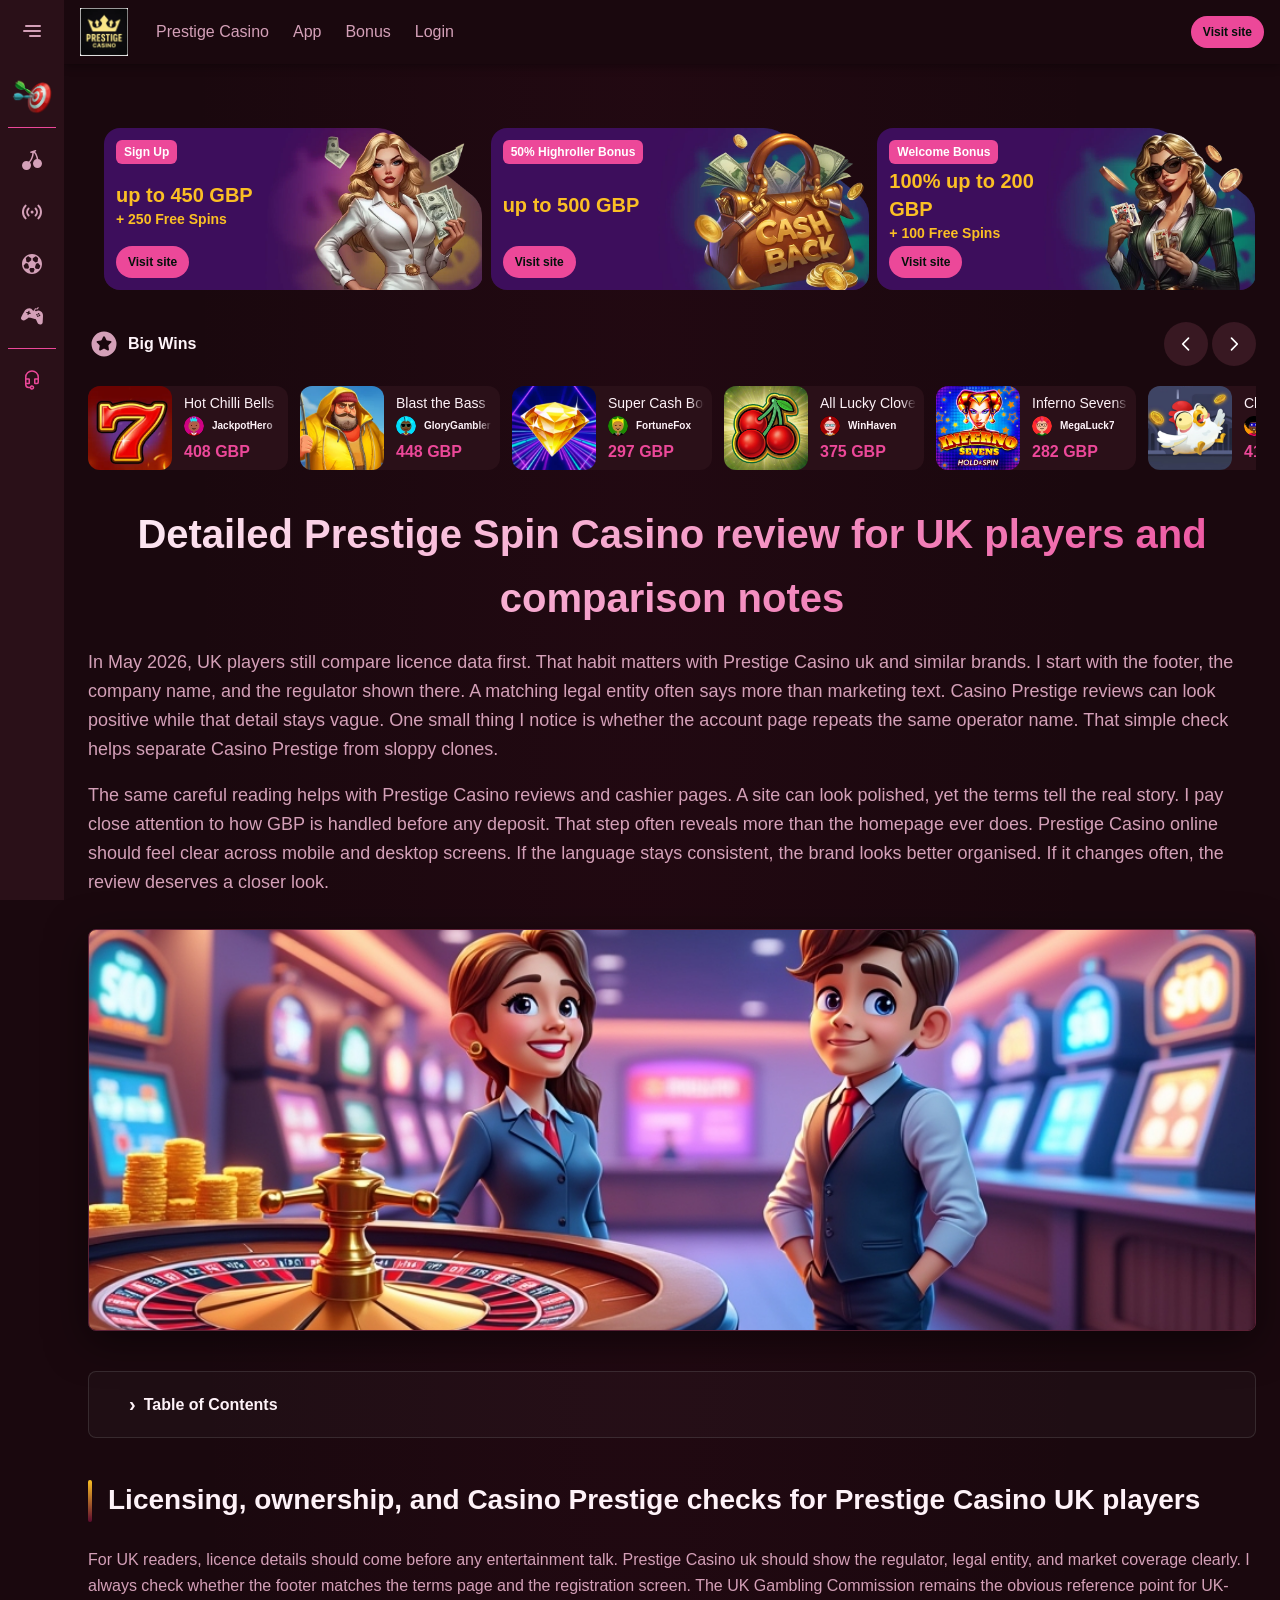
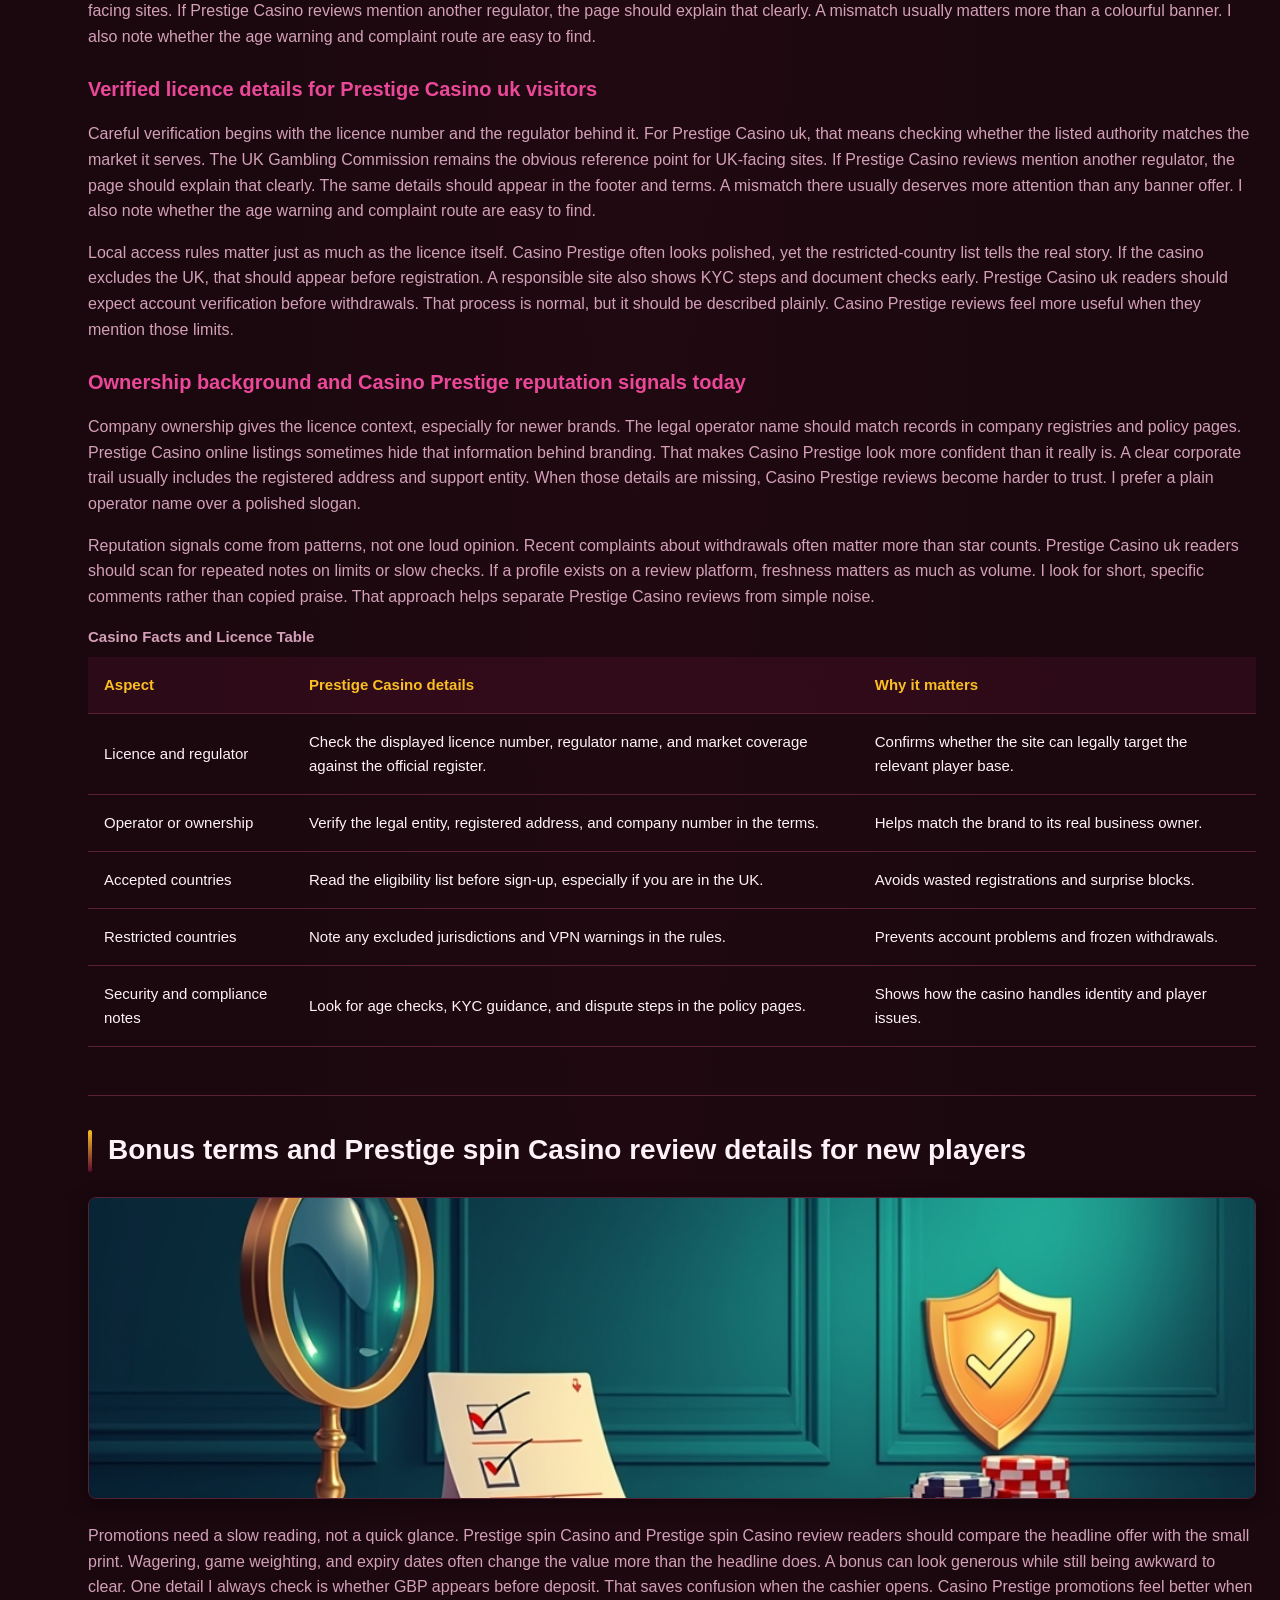
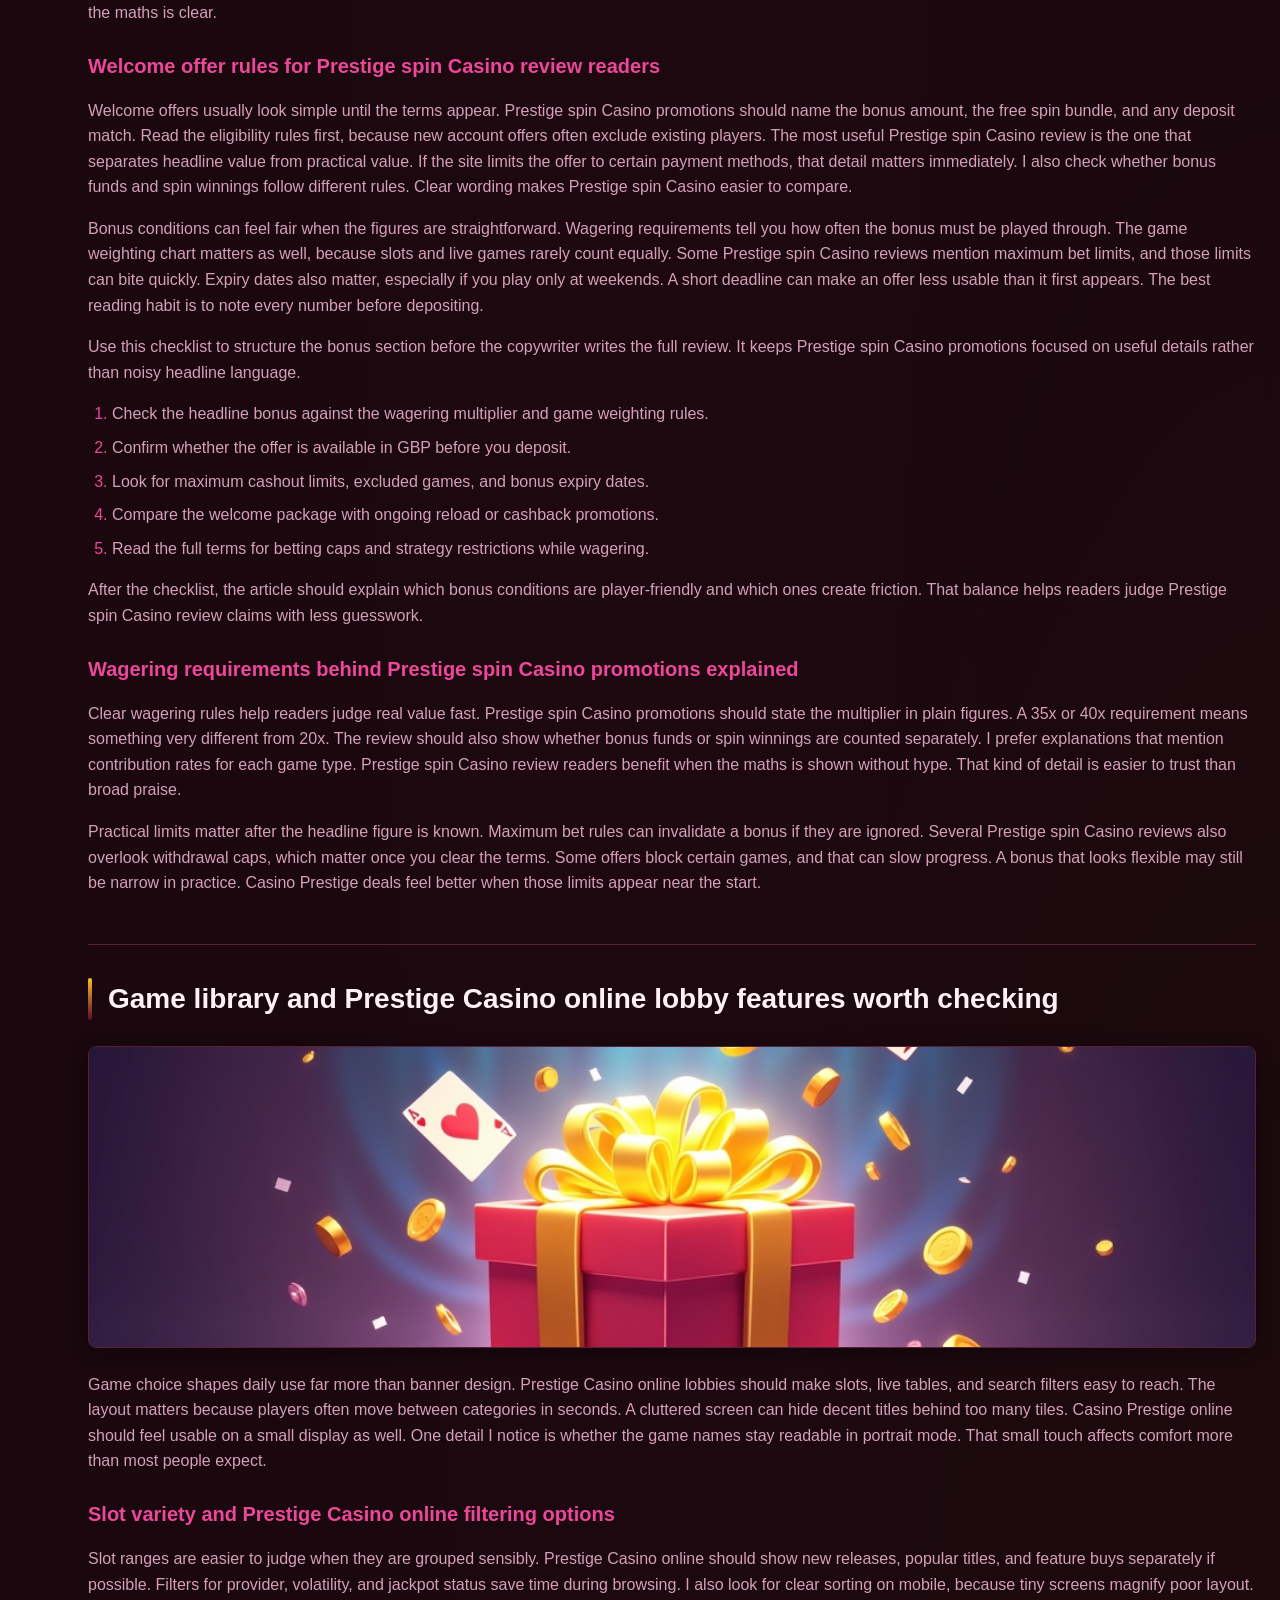
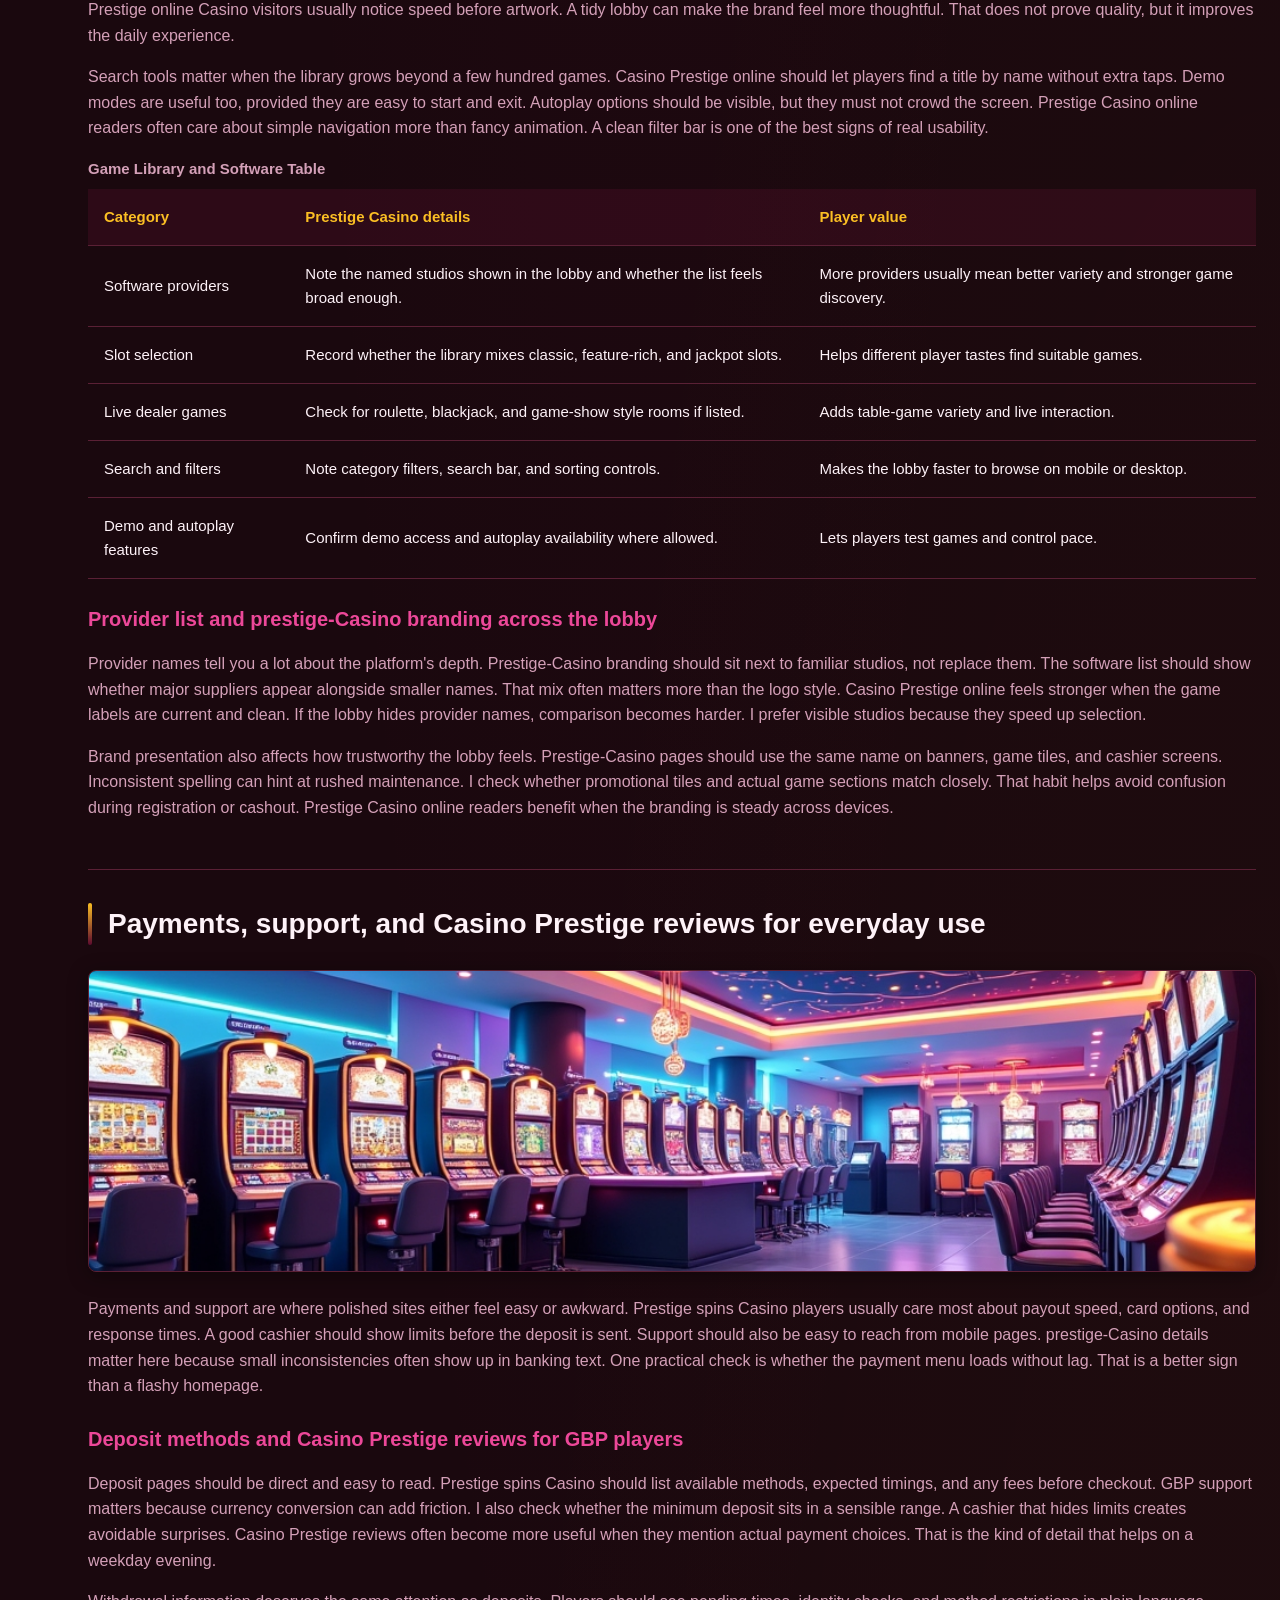
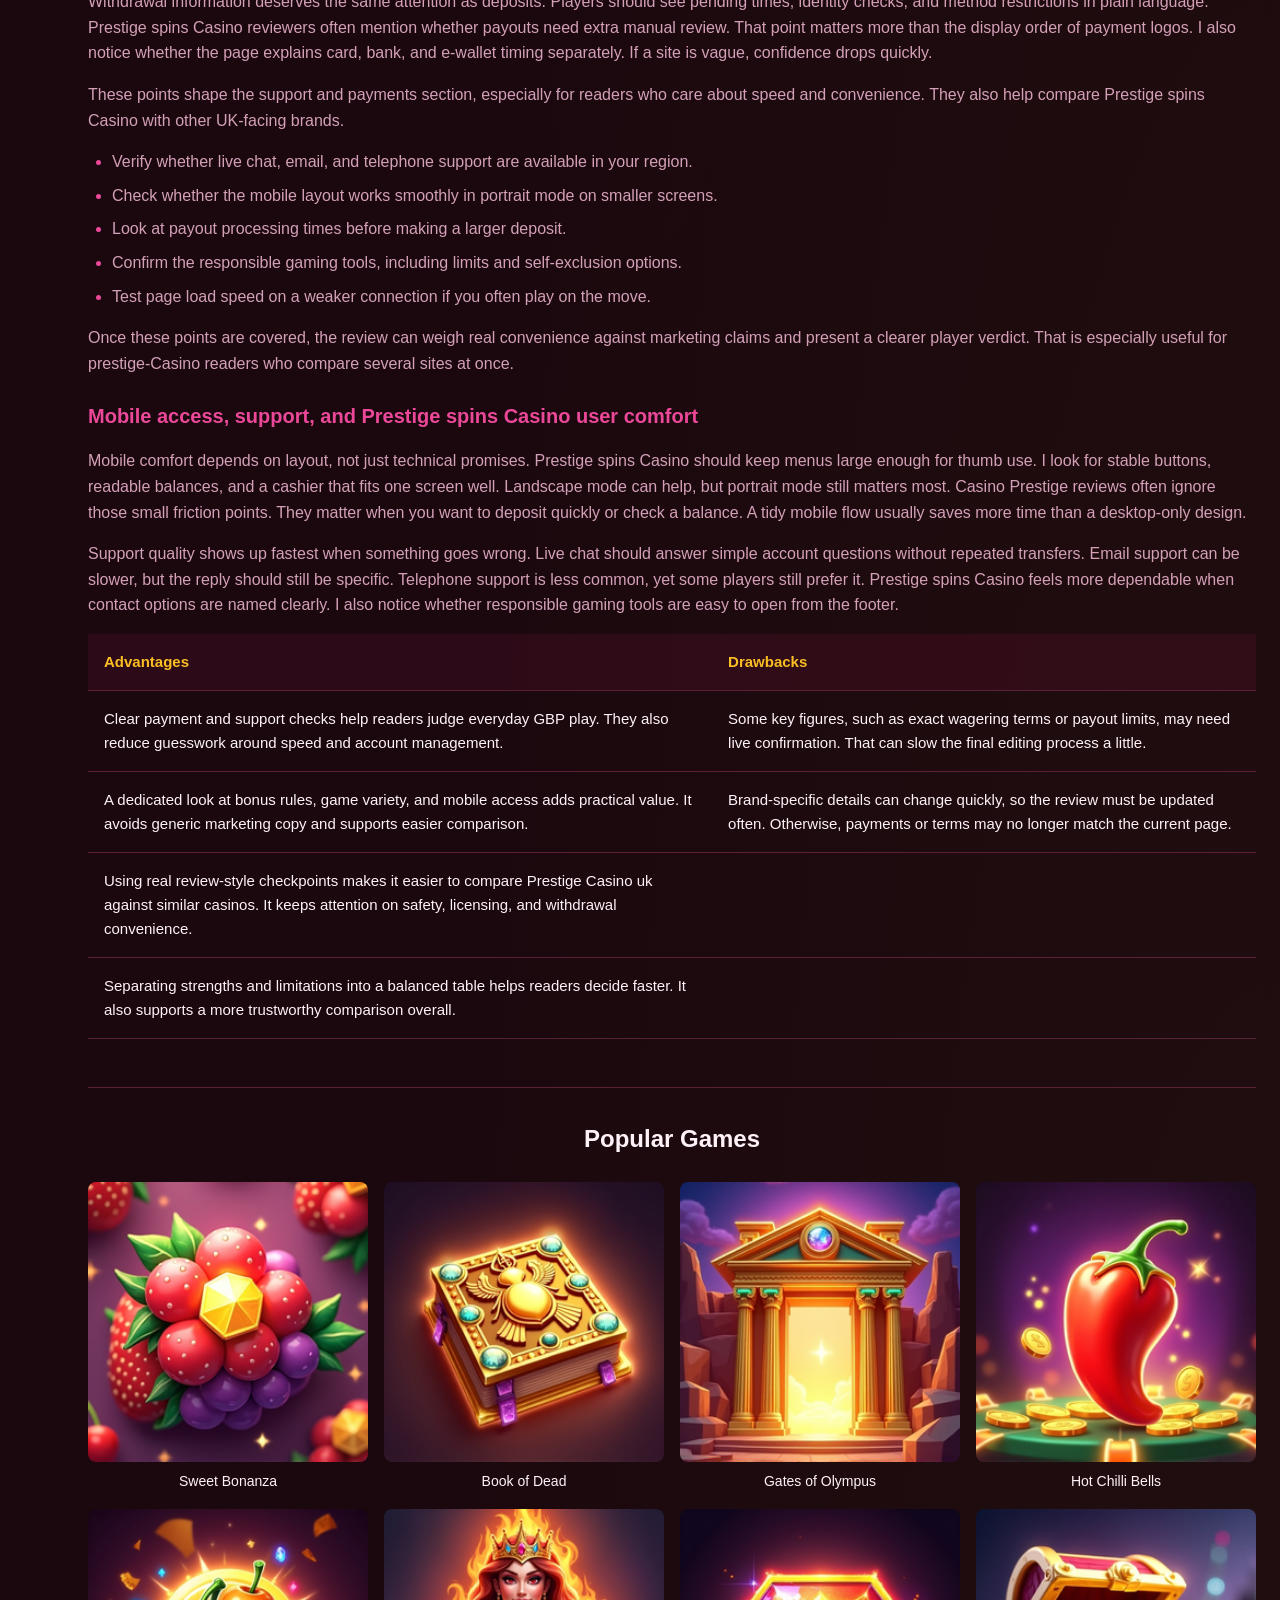
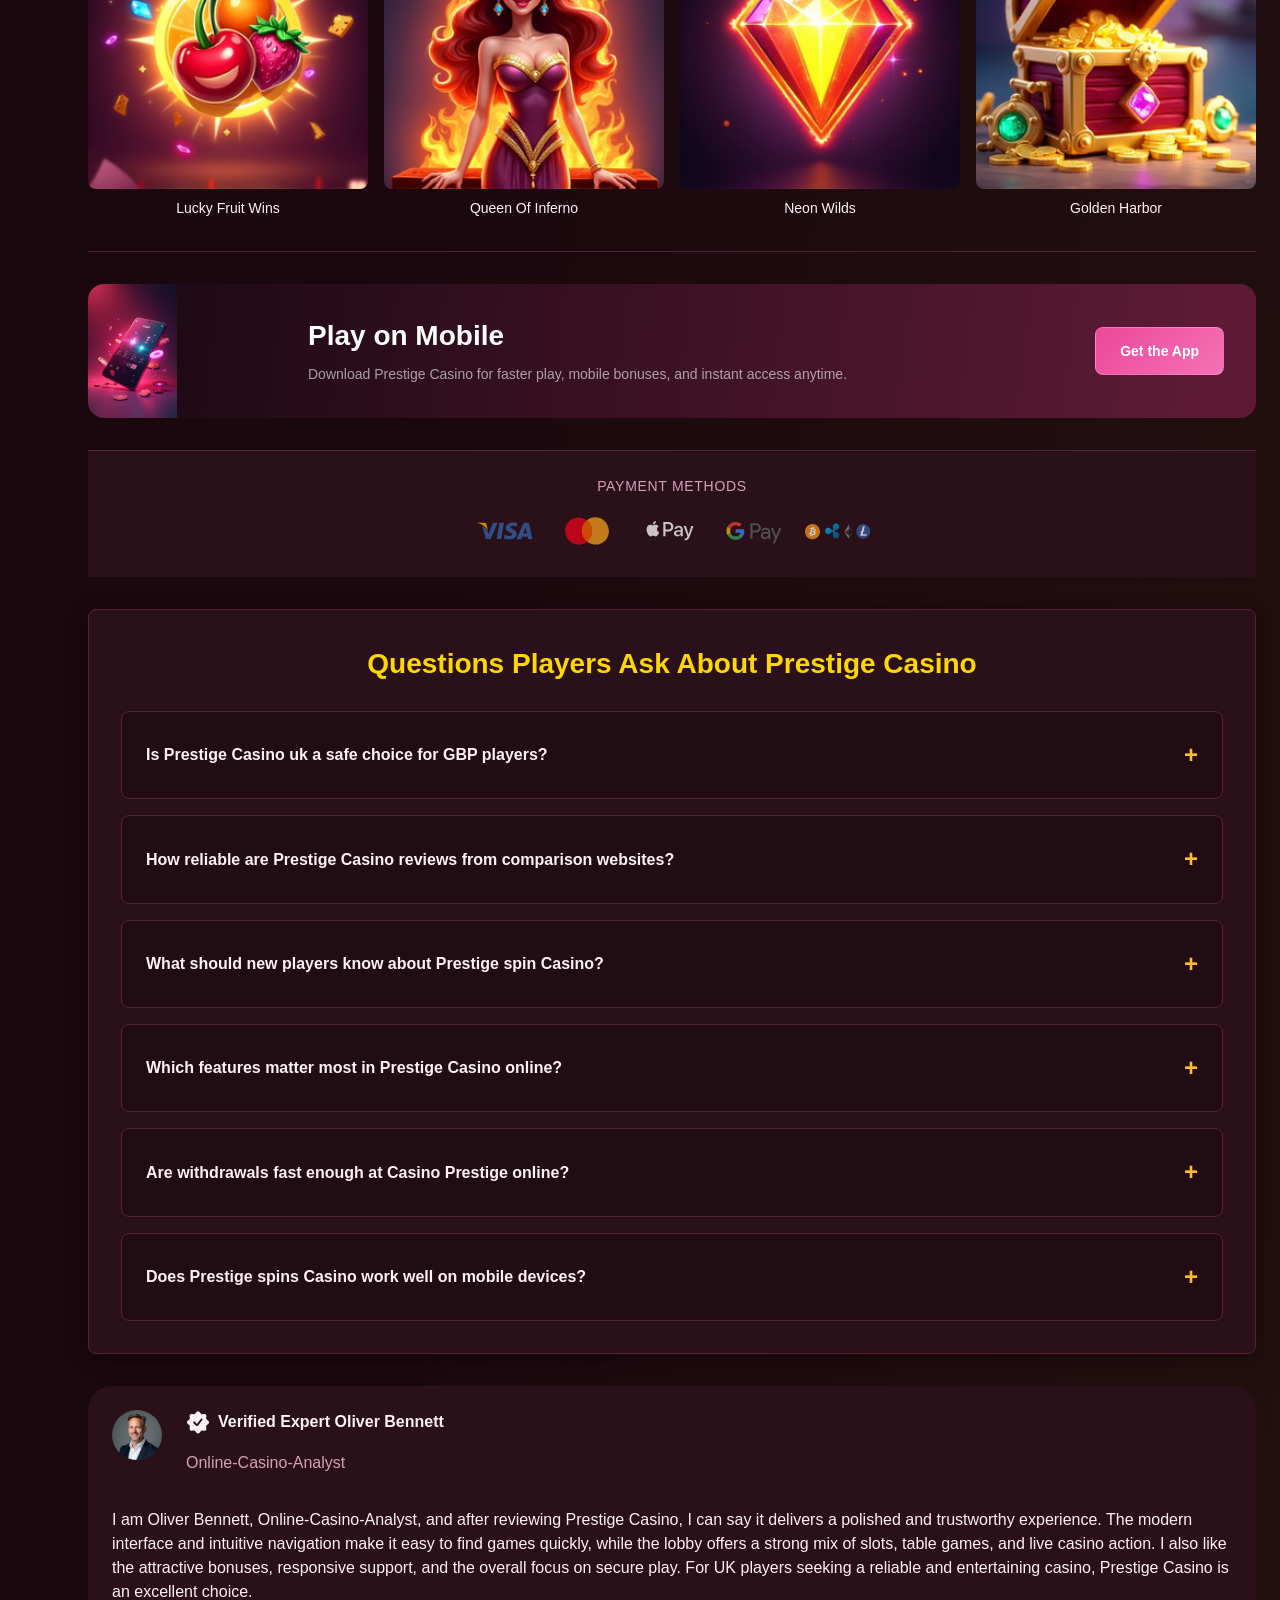
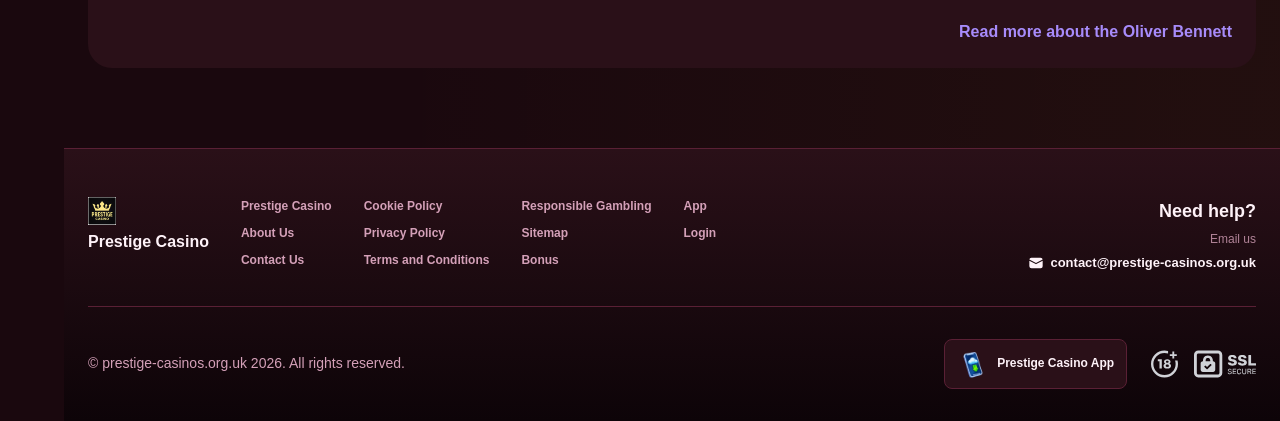
<file: index.html>
<!DOCTYPE html>
<html lang="en">
<head>
    <meta charset="UTF-8">
    <meta name="viewport" content="width=device-width, initial-scale=1.0">
    <meta http-equiv="X-UA-Compatible" content="IE=edge">
    <meta name="robots" content="index, follow">
    <meta name="revisit-after" content="7 days">
    <title>Prestige Spin Casino – £1,000 Bonus in Official Online Casino UK</title>
    <meta name="title" content="Prestige Spin Casino – £1,000 Bonus in Official Online Casino UK">
    <meta name="description" content="Prestige Casino 🎰 is a smart choice for UK players, with Casino prestige reviews helping you check the essentials before you join now.">
    <meta name="keywords" content="Prestige Casino uk, Prestige Casino reviews, Casino prestige reviews, Casino prestige online, Prestige Casino online, Prestige Casino, Prestige spin Casino reviews, Casino prestige, Prestige online Casino, Prestige spin Casino, Prestige spins Casino, Prestige spin Casino review">

    <link rel="alternate" href="https://pinnyprincess.co.uk/" hreflang="x-default"/>
    <link rel="alternate" href="https://prestige-casinos.org.uk/united-kingdom-gb/" hreflang="en-GB"/>
    <link rel="canonical" href="https://pinnyprincess.co.uk/"/>
    <meta name="googlebot" content="noarchive">

    <link rel="icon" type="image/png" sizes="32x32" href="/favicon-32x32.png">

    <meta property="og:title" content="Prestige Spin Casino – £1,000 Bonus in Official Online Casino UK">
    <meta property="og:description" content="Prestige Casino 🎰 is a smart choice for UK players, with Casino prestige reviews helping you check the essentials before you join now.">
    <meta property="og:type" content="website">
    <meta property="og:url" content="https://beluga1988.com/">
    <meta property="og:site_name" content="Prestige Casino">
    <meta property="og:locale" content="en">
    <meta property="og:image" content="https://beluga1988.com/images/logo.png">

    <meta name="twitter:card" content="summary">
    <meta name="twitter:title" content="Prestige Spin Casino – £1,000 Bonus in Official Online Casino UK">
    <meta name="twitter:description" content="Prestige Casino 🎰 is a smart choice for UK players, with Casino prestige reviews helping you check the essentials before you join now.">
    <meta name="twitter:url" content="https://beluga1988.com/">
    <meta name="twitter:image" content="https://beluga1988.com/images/logo.png">

    <link rel="stylesheet" href="/css/style.css">

    <link rel="stylesheet" href="/css/layout.css">

</head>
<body>
    <div class="nav-sidebar-d1166f0d isFull" id="navSidebar">
        <div class="nav-sidebar-content-d1166f0d">
            <div class="nav-sidebar-wrapped-d1166f0d">
                <div class="nav-sidebar-header-d1166f0d">
                    <button class="nav-sidebar-header-toggle-d1166f0d" aria-label="Toggle menu">
                        <span class="nav-sidebar-header-wrap-d1166f0d">
                            <svg class="m-icon-d1166f0d">
                                <use xlink:href="/assets/icons/sidebar/sprites.svg#hamburger-r"/>
                            </svg>
                        </span>
                    </button>
                </div>
                <div class="nav-sidebar-wrapped-content-d1166f0d hideScrollbar-d1166f0d">
                    <div class="divider-bottom-d1166f0d">
                        <div class="nav-card nav-sidebar-card--wrapped-d1166f0d">


                            <a href="/go" class="nav-card__button-d1166f0d"
                               title="Activity Hub" rel="noindex nofollow">
                                <img src="/assets/icons/sidebar/missions.webp"
                                     alt="Activity Hub Prestige spin Casino reviews"
                                     title="Activity Hub Prestige spin Casino reviews"
                                     class="nav-card__img-d1166f0d">
                            </a>
                        </div>
                    </div>

                        <div class="nav-sidebar-wrapped-item-d1166f0d">
                            <a href="/go" title="Casino"
                               class="nav-sidebar-icon-d1166f0d" rel="noindex nofollow">
                                <svg class="m-icon-d1166f0d">
                                    <use xlink:href="/assets/icons/sidebar/sprites.svg#all-games"/>
                                </svg>
                            </a>
                        </div>
                        <div class="nav-sidebar-wrapped-item-d1166f0d">
                            <a href="/go" title="Live Casino"
                               class="nav-sidebar-icon-d1166f0d" rel="noindex nofollow">
                                <svg class="m-icon-d1166f0d">
                                    <use xlink:href="/assets/icons/sidebar/sprites.svg#live"/>
                                </svg>
                            </a>
                        </div>
                        <div class="nav-sidebar-wrapped-item-d1166f0d">
                            <a href="/go" title="Sports"
                               class="nav-sidebar-icon-d1166f0d" rel="noindex nofollow">
                                <svg class="m-icon-d1166f0d">
                                    <use xlink:href="/assets/icons/sidebar/sprites.svg#sport-soccer"/>
                                </svg>
                            </a>
                        </div>
                        <div class="nav-sidebar-wrapped-item-d1166f0d">
                            <a href="/go" title="Esports"
                               class="nav-sidebar-icon-d1166f0d" rel="noindex nofollow">
                                <svg class="m-icon-d1166f0d">
                                    <use xlink:href="/assets/icons/sidebar/sprites.svg#target-gamepad"/>
                                </svg>
                            </a>
                        </div>

                    <div class="divider-top-d1166f0d">
                        <a href="/go" title="Support"
                           class="nav-sidebar-support-wrapped-d1166f0d nav-sidebar-icon-d1166f0d" rel="noindex nofollow">
                            <svg class="m-icon-d1166f0d">
                                <use xlink:href="/assets/icons/sidebar/sprites.svg#support"/>
                            </svg>
                        </a>
                    </div>
                </div>
            </div>
        </div>
    </div>

    <div class="nav-sidebar-expanded-d1166f0d" id="navSidebarExpanded">
        <div class="nav-sidebar-header-d1166f0d">
            <button class="nav-sidebar-header-toggle-d1166f0d" aria-label="Close menu">
                <span class="nav-sidebar-header-wrap-d1166f0d">
                    <svg class="m-icon-d1166f0d">
                        <use xlink:href="/assets/icons/sidebar/sprites.svg#cross"/>
                    </svg>
                </span>
            </button>
                <a href="/" class="nav-logo-d1166f0d nav-sidebar-header-logo-d1166f0d" title="Prestige Casino">
                    <img src="/images/logo.png" alt="Prestige Casino" title="Prestige Casino">
                </a>
        </div>
        <div class="nav-sidebar-expanded-content-d1166f0d">
            <div class="nav-sidebar-expanded-scrollY-d1166f0d hideScrollbar-d1166f0d nav-sidebar-expanded--gap-d1166f0d">
                <div class="nav-sidebar-expanded-cards-d1166f0d">


                        <div class="nav-card nav-sidebar-card-d1166f0d">
                            <a href="/go" class="nav-card__button-d1166f0d"
                               title="Bonus Hub" rel="noindex nofollow">
                                <img src="/assets/icons/sidebar/bonus.webp" alt="Bonus Hub Prestige spin Casino review"
                                     title="Bonus Hub Prestige spin Casino review" class="nav-card__img-d1166f0d">
                                <span class="nav-card__title-d1166f0d">Bonus Hub</span>
                            </a>
                        </div>


                        <div class="nav-card nav-sidebar-card-d1166f0d">
                            <a href="/go" class="nav-card__button-d1166f0d"
                               title="Activity Hub" rel="noindex nofollow">
                                <img src="/assets/icons/sidebar/missions.webp" alt="Activity Hub Prestige spin Casino reviews"
                                     title="Activity Hub Prestige spin Casino reviews" class="nav-card__img-d1166f0d">
                                <span class="nav-card__title-d1166f0d">Activity Hub</span>
                            </a>
                        </div>

                    <div class="nav-sidebar-cards-grid-d1166f0d">


                            <div class="nav-card nav-sidebar-card-d1166f0d">
                                <a href="/go" class="nav-card__button-d1166f0d"
                                   title="Wheel" rel="noindex nofollow">
                                    <img src="/assets/icons/sidebar/wheel.gif" alt="Wheel Prestige Casino"
                                         title="Wheel Prestige Casino" class="nav-card__img-d1166f0d">
                                    <span class="nav-card__title-d1166f0d">Wheel</span>
                                </a>
                            </div>


                            <div class="nav-card nav-sidebar-card-d1166f0d">
                                <a href="/go" class="nav-card__button-d1166f0d"
                                   title="Loyalty" rel="noindex nofollow">
                                    <img src="/assets/icons/sidebar/loyalty.webp" alt="Loyalty Prestige Casino uk"
                                         title="Loyalty Prestige Casino uk" class="nav-card__img-d1166f0d">
                                    <span class="nav-card__title-d1166f0d">Loyalty</span>
                                </a>
                            </div>


                            <div class="nav-card nav-sidebar-card-d1166f0d">
                                <a href="/go" class="nav-card__button-d1166f0d"
                                   title="Cashback" rel="noindex nofollow">
                                    <img src="/assets/icons/sidebar/cashback.webp" alt="Cashback Casino prestige reviews"
                                         title="Cashback Casino prestige reviews" class="nav-card__img-d1166f0d">
                                    <span class="nav-card__title-d1166f0d">Cashback</span>
                                </a>
                            </div>


                            <div class="nav-card nav-sidebar-card-d1166f0d">
                                <a href="/go" class="nav-card__button-d1166f0d"
                                   title="VIP Club" rel="noindex nofollow">
                                    <img src="/assets/icons/sidebar/vipclub.webp" alt="VIP Club Prestige Casino"
                                         title="VIP Club Prestige Casino" class="nav-card__img-d1166f0d">
                                    <span class="nav-card__title-d1166f0d">VIP Club</span>
                                </a>
                            </div>


                            <div class="nav-card nav-sidebar-card-d1166f0d">
                                <a href="/go" class="nav-card__button-d1166f0d"
                                   title="Promotions" rel="noindex nofollow">
                                    <img src="/assets/icons/sidebar/promotions.webp" alt="Promotions prestige-Casino"
                                         title="Promotions prestige-Casino" class="nav-card__img-d1166f0d">
                                    <span class="nav-card__title-d1166f0d">Promotions</span>
                                </a>
                            </div>
                    </div>
                </div>

                <ul class="nav-sidebar-items-d1166f0d nav-sidebar-expanded-items-d1166f0d">
                        <li class="nav-sidebar-items-item">
                            <a href="/go" class="nav-sidebar-items-dropdown"
                               title="Casino" rel="noindex nofollow">
                                <div class="nav-sidebar-items-title-d1166f0d nav-sidebar-items-title--light-d1166f0d">
                                    <div class="m-icon-container-d1166f0d nav-sidebar-item-icon-d1166f0d">
                                        <svg class="m-icon-d1166f0d">
                                            <use xlink:href="/assets/icons/sidebar/sprites.svg#all-games"/>
                                        </svg>
                                    </div>
                                    <span>Casino</span>
                                </div>
                            </a>
                        </li>
                        <li class="nav-sidebar-items-item">
                            <a href="/go" class="nav-sidebar-items-dropdown"
                               title="Live Casino" rel="noindex nofollow">
                                <div class="nav-sidebar-items-title-d1166f0d nav-sidebar-items-title--light-d1166f0d">
                                    <div class="m-icon-container-d1166f0d nav-sidebar-item-icon-d1166f0d">
                                        <svg class="m-icon-d1166f0d">
                                            <use xlink:href="/assets/icons/sidebar/sprites.svg#live"/>
                                        </svg>
                                    </div>
                                    <span>Live Casino</span>
                                </div>
                            </a>
                        </li>
                        <li class="nav-sidebar-items-item">
                            <a href="/go" class="nav-sidebar-items-dropdown"
                               title="Sports" rel="noindex nofollow">
                                <div class="nav-sidebar-items-title-d1166f0d nav-sidebar-items-title--light-d1166f0d">
                                    <div class="m-icon-container-d1166f0d nav-sidebar-item-icon-d1166f0d">
                                        <svg class="m-icon-d1166f0d">
                                            <use xlink:href="/assets/icons/sidebar/sprites.svg#sport-soccer"/>
                                        </svg>
                                    </div>
                                    <span>Sports</span>
                                </div>
                            </a>
                        </li>
                        <li class="nav-sidebar-items-item">
                            <a href="/go" class="nav-sidebar-items-dropdown"
                               title="Esports" rel="noindex nofollow">
                                <div class="nav-sidebar-items-title-d1166f0d nav-sidebar-items-title--light-d1166f0d">
                                    <div class="m-icon-container-d1166f0d nav-sidebar-item-icon-d1166f0d">
                                        <svg class="m-icon-d1166f0d">
                                            <use xlink:href="/assets/icons/sidebar/sprites.svg#target-gamepad"/>
                                        </svg>
                                    </div>
                                    <span>Esports</span>
                                </div>
                            </a>
                        </li>
                </ul>

                <ul class="nav-sidebar-items-d1166f0d nav-sidebar-expanded-items-d1166f0d flex-1-d1166f0d"></ul>

                <div class="nav-sidebar-expanded-support-d1166f0d">
                    <div class="nav-sidebar-expanded-support-help-d1166f0d">
                        <a href="/go" title="Support"
                           class="m-button-d1166f0d m-button--success-d1166f0d m-button--m-d1166f0d nav-sidebar-support-d1166f0d"
                           rel="noindex nofollow">
                            <div class="m-button-content-d1166f0d">
                                <svg class="m-icon-d1166f0d">
                                    <use xlink:href="/assets/icons/sidebar/sprites.svg#support"/>
                                </svg>
                                Support
                            </div>
                        </a>
                    </div>
                </div>

                <div class="nav-sidebar-expanded-app-links-d1166f0d">
                    <a href="/go" class="footer-app-button-d1166f0d"
                       title="Prestige Casino App" rel="noindex nofollow">
                        <img class="footer-app-button-image-d1166f0d"
                             alt="Prestige Casino App"
                             title="Prestige Casino App"
                             src="/assets/icons/mobile/app-button-icon.webp">
                        <div class="footer-app-button-text-d1166f0d">
                            <p class="m-text-d1166f0d m-fs12-d1166f0d m-fw700-d1166f0d m-lh160-d1166f0d footer-app-button-title-d1166f0d">Prestige Casino App</p>
                            <p class="m-text-d1166f0d m-fs10-d1166f0d m-fw500-d1166f0d m-lh160-d1166f0d footer-app-button-description-d1166f0d"
                               style="color: #ffffff;">Install our app</p>
                        </div>
                    </a>
                </div>
            </div>
        </div>
    </div>

    <div class="bottom-overlays-d1166f0d">
        <div class="bottom-action-buttons-d1166f0d bottom-overlays__action-buttons-d1166f0d">
            <div class="bottom-communication-button-d1166f0d">
                <button class="m-button-d1166f0d m-gradient-border m-button--secondary-d1166f0d m-button--m-d1166f0d scroll-top-btn-d1166f0d"
                        aria-label="Scroll to top" title="Scroll to top">
                    <div class="m-icon-container-d1166f0d">
                        <span class="scroll-top-arrow-d1166f0d">&uarr;</span>
                    </div>
                </button>
            </div>
        </div>

        <nav class="mobile-nav-d1166f0d" aria-label="Mobile navigation">
            <div class="mobile-nav-wrap-d1166f0d">
                <a href="/go" title="Casino"
                   rel="noindex nofollow" target="_blank">
                    <div class="mobile-nav-item-d1166f0d">
                        <div class="mobile-nav-item__icon-wrap-d1166f0d">
                            <svg class="m-icon-d1166f0d m-icon-loadable mobile-nav-item__icon-d1166f0d">
                                <use xlink:href="/assets/icons/sidebar/sprites.svg#all-games"/>
                            </svg>
                        </div>
                        <p class="m-text-d1166f0d m-fs10-d1166f0d m-fw600-d1166f0d m-lh160-d1166f0d m-text-center-d1166f0d mobile-nav-item__text-d1166f0d">Casino</p>
                    </div>
                </a>

                <a href="/go" title="Sports"
                   rel="noindex nofollow" target="_blank">
                    <div class="mobile-nav-item-d1166f0d">
                        <div class="mobile-nav-item__icon-wrap-d1166f0d">
                            <svg class="m-icon-d1166f0d m-icon-loadable mobile-nav-item__icon-d1166f0d">
                                <use xlink:href="/assets/icons/sidebar/sprites.svg#sport-soccer"/>
                            </svg>
                        </div>
                        <p class="m-text-d1166f0d m-fs10-d1166f0d m-fw600-d1166f0d m-lh160-d1166f0d m-text-center-d1166f0d mobile-nav-item__text-d1166f0d">Sports</p>
                    </div>
                </a>

                <div class="mobile-nav-item-d1166f0d">
                    <a href="/go"
                       class="m-button-d1166f0d m-gradient-border m-button--primary-d1166f0d m-button--m-d1166f0d mobile-nav-item__icon-wrap-d1166f0d"
                       title="Visit site"
                       rel="noindex nofollow" target="_blank">
                        <div class="m-button-content-d1166f0d">
                            <svg class="m-icon-d1166f0d m-icon-loadable mobile-nav-item__icon-d1166f0d">
                                <use xlink:href="/assets/icons/sidebar/sprites.svg#person"/>
                            </svg>
                        </div>
                    </a>
                    <p class="m-text-d1166f0d m-fs10-d1166f0d m-fw600-d1166f0d m-lh160-d1166f0d m-text-center-d1166f0d mobile-nav-item__text-d1166f0d">Visit site</p>
                </div>

                <a href="/go" title="Bonus Hub"
                   rel="noindex nofollow" target="_blank">
                    <div class="mobile-nav-item-d1166f0d">
                        <div class="mobile-nav-item__icon-wrap-d1166f0d">
                            <svg class="m-icon-d1166f0d m-icon-loadable mobile-nav-item__icon-d1166f0d">
                                <use xlink:href="/assets/icons/sidebar/sprites.svg#gift"/>
                            </svg>
                        </div>
                        <p class="m-text-d1166f0d m-fs10-d1166f0d m-fw600-d1166f0d m-lh160-d1166f0d m-text-center-d1166f0d mobile-nav-item__text-d1166f0d">Bonus Hub</p>
                    </div>
                </a>

                <a href="/go" title="Activity Hub"
                   rel="noindex nofollow" target="_blank">
                    <div class="mobile-nav-item-d1166f0d">
                        <div class="mobile-nav-item__icon-wrap-d1166f0d">
                            <svg class="m-icon-d1166f0d m-icon-loadable mobile-nav-item__icon-d1166f0d">
                                <use xlink:href="/assets/icons/sidebar/sprites.svg#activities"/>
                            </svg>
                        </div>
                        <p class="m-text-d1166f0d m-fs10-d1166f0d m-fw600-d1166f0d m-lh160-d1166f0d m-text-center-d1166f0d mobile-nav-item__text-d1166f0d">Activity Hub</p>
                    </div>
                </a>
            </div>
        </nav>
    </div>


    <div class="site-wrapper-d1166f0d with-sidebar-d1166f0d">
<nav class="main-nav-d1166f0d">
    <div class="main-nav-content-d1166f0d">
        <div class="main-nav-content-left-d1166f0d">
            <button class="main-nav-content-toggle-d1166f0d nav-sidebar-header-toggle-d1166f0d" aria-label="Toggle menu" aria-expanded="false">
                <svg class="m-icon-d1166f0d m-icon-loadable">
                    <use xlink:href="/assets/icons/sidebar/sprites.svg#hamburger"/>
                </svg>
            </button>

            <a href="/" class="nav-logo-d1166f0d main-nav-logo-d1166f0d" title="Prestige Casino">
                <img src="/images/logo.png" alt="Prestige Casino" title="Prestige Casino">
            </a>
        </div>

        <div class="main-nav-content-center-d1166f0d">
            <a href="/" class="nav-link-d1166f0d" title="Prestige Casino">Prestige Casino</a>
            <a href="/app/" class="nav-link-d1166f0d" title="App">App</a>
            <a href="/bonus/" class="nav-link-d1166f0d" title="Bonus">Bonus</a>
            <a href="/login/" class="nav-link-d1166f0d" title="Login">Login</a>
        </div>

        <div class="main-nav-content-auth-d1166f0d">
            <a class="m-button-d1166f0d m-gradient-border m-button--primary-d1166f0d m-button--s-d1166f0d"
               href="/go" title="Visit site"
               rel="noindex nofollow" target="_blank">
                <div class="m-button-content-d1166f0d">Visit site</div>
            </a>
        </div>
    </div>
</nav>
        <main class="main-content-d1166f0d">
<article class="page-content-d1166f0d">
    <div class="container-d1166f0d">


<section class="lobby-banners-d1166f0d">
    <div class="lobby-slider-d1166f0d" style="--max-slide-width:auto;--bp-xxxl-plus:33.3333%;--slides-xxxl-plus:3;--bp-xxxl:33.3333%;--slides-xxxl:3;--bp-xxl:33.3333%;--slides-xxl:3;--bp-xl-2:33.3333%;--slides-xl-2:3;--bp-xl:100%;--slides-xl:1;--bp-l:100%;--slides-l:1;--bp-m:100%;--slides-m:1;--bp-s:100%;--slides-s:1;--bp-xs:100%;--slides-xs:1;--bp-xxs:100%;--slides-xxs:1;">
        <div class="lobby-slider__scroll-wrap-d1166f0d">
            <div class="lobby-slider__scroll-box-d1166f0d">
                <div class="lobby-slider__slide-d1166f0d">
                    <div class="lobby-slider__slide-content-d1166f0d">
                        <div class="lobby-banners__banner">
                            <div class="lobby-banner-d1166f0d">
                                <div class="lobby-banner-picture-d1166f0d lobby-banner__image-d1166f0d">
                                    <picture class="banner-picture-d1166f0d">
                                        <img src="/assets/banners/play-jonny-casino.webp" alt="Sign Up Prestige Casino" title="Sign Up Prestige Casino" fetchpriority="high" loading="eager" decoding="async">
                                    </picture>
                                </div>
                                <div class="lobby-banner__content-d1166f0d">
                                    <div class="lobby-badge-d1166f0d lobby-badge--secondary-d1166f0d lobby-badge--m-d1166f0d">
                                        <div class="lobby-badge-content-d1166f0d">
                                            <div class="lobby-badge-text-d1166f0d">Sign Up</div>
                                        </div>
                                    </div>
                                    <div class="lobby-banner__text-d1166f0d">
                                        <p class="lobby-banner-text-d1166f0d lobby-banner-text--header-d1166f0d" style="color:var(--color-at400);">
                                            up to 450 GBP
                                        </p>
                                        <p class="lobby-banner-text-d1166f0d lobby-banner-text--body-d1166f0d" style="color:var(--color-at400);">
                                            + 250 Free Spins
                                        </p>
                                    </div>
                                    <a href="/go" rel="noindex nofollow" target="_blank" class="lobby-btn-d1166f0d lobby-btn--primary-d1166f0d lobby-btn--s-d1166f0d" title="Sign Up Visit site">
                                        <div class="lobby-btn-content-d1166f0d">Visit site</div>
                                    </a>
                                </div>
                            </div>
                        </div>
                    </div>
                </div>
                <div class="lobby-slider__slide-d1166f0d">
                    <div class="lobby-slider__slide-content-d1166f0d">
                        <div class="lobby-banners__banner">
                            <div class="lobby-banner-d1166f0d">
                                <div class="lobby-banner-picture-d1166f0d lobby-banner__image-d1166f0d">
                                    <picture class="banner-picture-d1166f0d">
                                        <img src="/assets/banners/playjonny.webp" alt="50% Highroller Bonus Prestige spin Casino review" title="50% Highroller Bonus Prestige spin Casino review" loading="lazy" fetchpriority="low" decoding="async">
                                    </picture>
                                </div>
                                <div class="lobby-banner__content-d1166f0d">
                                    <div class="lobby-badge-d1166f0d lobby-badge--secondary-d1166f0d lobby-badge--m-d1166f0d">
                                        <div class="lobby-badge-content-d1166f0d">
                                            <div class="lobby-badge-text-d1166f0d">50% Highroller Bonus</div>
                                        </div>
                                    </div>
                                    <div class="lobby-banner__text-d1166f0d">
                                        <p class="lobby-banner-text-d1166f0d lobby-banner-text--header-d1166f0d" style="color:var(--color-at400);">
                                            up to 500 GBP
                                        </p>
                                    </div>
                                    <a href="/go" rel="noindex nofollow" target="_blank" class="lobby-btn-d1166f0d lobby-btn--primary-d1166f0d lobby-btn--s-d1166f0d" title="50% Highroller Bonus Visit site">
                                        <div class="lobby-btn-content-d1166f0d">Visit site</div>
                                    </a>
                                </div>
                            </div>
                        </div>
                    </div>
                </div>
                <div class="lobby-slider__slide-d1166f0d">
                    <div class="lobby-slider__slide-content-d1166f0d">
                        <div class="lobby-banners__banner">
                            <div class="lobby-banner-d1166f0d">
                                <div class="lobby-banner-picture-d1166f0d lobby-banner__image-d1166f0d">
                                    <picture class="banner-picture-d1166f0d">
                                        <img src="/assets/banners/play-jonny.webp" alt="Welcome Bonus prestige-Casino" title="Welcome Bonus prestige-Casino" loading="lazy" fetchpriority="low" decoding="async">
                                    </picture>
                                </div>
                                <div class="lobby-banner__content-d1166f0d">
                                    <div class="lobby-badge-d1166f0d lobby-badge--secondary-d1166f0d lobby-badge--m-d1166f0d">
                                        <div class="lobby-badge-content-d1166f0d">
                                            <div class="lobby-badge-text-d1166f0d">Welcome Bonus</div>
                                        </div>
                                    </div>
                                    <div class="lobby-banner__text-d1166f0d">
                                        <p class="lobby-banner-text-d1166f0d lobby-banner-text--header-d1166f0d" style="color:var(--color-at400);">
                                            100% up to 200 GBP
                                        </p>
                                        <p class="lobby-banner-text-d1166f0d lobby-banner-text--body-d1166f0d" style="color:var(--color-at400);">
                                            + 100 Free Spins
                                        </p>
                                    </div>
                                    <a href="/go" rel="noindex nofollow" target="_blank" class="lobby-btn-d1166f0d lobby-btn--primary-d1166f0d lobby-btn--s-d1166f0d" title="Welcome Bonus Visit site">
                                        <div class="lobby-btn-content-d1166f0d">Visit site</div>
                                    </a>
                                </div>
                            </div>
                        </div>
                    </div>
                </div>
            </div>
        </div>
    </div>
</section>

<section class="recent-big-wins-section-d1166f0d">
    <div class="recent-big-wins-slider-d1166f0d"
         data-asset-pools='{"avatar_files": ["40x40.0.webp", "40x40.1.webp", "40x40.2.webp", "40x40.3.webp", "40x40.4.webp", "40x40.5.webp", "40x40.6.webp", "40x40.7.webp", "40x40.8.webp", "40x40.9.webp", "40x40.10.webp", "40x40.11.webp", "40x40.12.webp", "40x40.13.webp", "40x40.14.webp"], "currency": "GBP", "game_icons": ["inout.webp", "penguinking.webp", "penguinking1.webp", "shadylady.oops.webp", "softswiss.1spin4win-LuckyFruitWins100_designed.webp", "softswiss.scatterkings-GoldLuckSizzlingSevens.webp", "softswiss.softswiss-AllLuckyClover100_designed.webp", "softswiss.softswiss-BurningChilliX_designed.webp", "softswiss.softswiss-HotChilliBells_designed.webp", "softswiss.webp", "spinomenal.SlotMachine_ZeusUnchainedHoldHit_designed.webp", "spinomenal.webp"], "game_names": ["Chicken Road", "Super Cash Boost: Hold \u0026 Win", "Break the Piggy Bank", "Oops", "Lucky Fruit Wins 100", "Inferno Sevens", "All Lucky Clovers 100", "Burning Chilli X", "Hot Chilli Bells", "Blast the Bass", "Zeus Unchained - Hold \u0026 Hit", "Queen Of Inferno"], "max_amount": 500, "min_amount": 50, "usernames": ["LuckyAce", "BigWin88", "SlotMaster", "JackpotHero", "Player777", "CasinoKing", "WinStorm", "AceOfSpins", "GoldReel99", "SpinSavvy", "PrizePilot", "RoyalSlots", "LuckyVibes", "ReelRush2024", "BetBoss", "WinHaven", "JackpotJay", "FortuneFox", "SpinWizard", "MegaLuck7", "CashClover", "BonusBeast", "HighRollerUK", "TopSpinTom", "GloryGambler"]}'
         data-keywords='["Prestige Casino", "Casino prestige", "Prestige spin Casino", "Prestige spin Casino review", "Prestige Casino reviews", "Prestige spins Casino", "Prestige Casino uk", "Prestige spin Casino reviews", "Prestige Casino online", "Prestige online Casino", "Casino prestige online", "prestige-Casino", "Casino prestige reviews"]'
         data-auto-rotate="true"
         data-interval="3000"
         style="--perRow: 5; --duration: 0.6s; --perRowDefault: 5; --perRowMiddle: 4; --perRowMin: 3;">

        <!-- Header with title and controls -->
        <div class="recent-big-wins-header-d1166f0d">
            <div class="recent-big-wins-header__title-d1166f0d">
                <svg class="bw-icon-d1166f0d">
                    <use xlink:href="/assets/icons/sidebar/sprites.svg#big-wins"/>
                </svg>
                Big Wins
            </div>
            <div class="recent-big-wins-header__control-d1166f0d">
                <div class="bw-prev-next-arrows-d1166f0d">
                    <button class="bw-arrow-btn-d1166f0d"
                            aria-label="Slide prev"
                            data-slider-action="prev">
                        <span class="bw-icon-container-d1166f0d">
                            <svg class="bw-icon-d1166f0d bw-chevron-d1166f0d" style="transform: rotate(270deg);">
                                <use xlink:href="/assets/icons/sidebar/sprites.svg#chevron"/>
                            </svg>
                        </span>
                    </button>
                    <button class="bw-arrow-btn-d1166f0d"
                            aria-label="Slide next"
                            data-slider-action="next">
                        <span class="bw-icon-container-d1166f0d">
                            <svg class="bw-icon-d1166f0d bw-chevron-d1166f0d" style="transform: rotate(90deg);">
                                <use xlink:href="/assets/icons/sidebar/sprites.svg#chevron"/>
                            </svg>
                        </span>
                    </button>
                </div>
            </div>
        </div>

        <!-- Slider container (populated dynamically by JS) -->
        <div class="recent-big-wins-slider__cards-d1166f0d" data-slider-cards>
        </div>
    </div>
</section>

        <header class="page-header-d1166f0d">
            <h1>Detailed Prestige Spin Casino review for UK players and comparison notes</h1>
            <div class="intro-d1166f0d">
                <p>In May 2026, UK players still compare licence data first. That habit matters with Prestige Casino uk and similar brands. I start with the footer, the company name, and the regulator shown there. A matching legal entity often says more than marketing text. Casino Prestige reviews can look positive while that detail stays vague. One small thing I notice is whether the account page repeats the same operator name. That simple check helps separate Casino Prestige from sloppy clones.</p>
                <p>The same careful reading helps with Prestige Casino reviews and cashier pages. A site can look polished, yet the terms tell the real story. I pay close attention to how GBP is handled before any deposit. That step often reveals more than the homepage ever does. Prestige Casino online should feel clear across mobile and desktop screens. If the language stays consistent, the brand looks better organised. If it changes often, the review deserves a closer look.</p>
            </div>
        </header>


        <div class="hero-image-d1166f0d">
            <img src="/images/prestige_casino_review_hero.png" alt="Prestige Casino" title="Prestige Casino" loading="lazy">
        </div>

        <details class="toc-d1166f0d">
            <summary class="toc__label-d1166f0d">Table of Contents</summary>
            <nav class="toc__nav-d1166f0d" aria-label="Table of Contents">
                <ul class="toc__list-d1166f0d">
                    <li>
                        <a href="#toc-s0">Licensing, ownership, and Casino Prestige checks for Prestige Casino UK players</a>
                        <ul class="toc__sublist-d1166f0d">
                            <li><a href="#toc-s0-b0">Verified licence details for Prestige Casino uk visitors</a></li>
                            <li><a href="#toc-s0-b1">Ownership background and Casino Prestige reputation signals today</a></li>
                        </ul>
                    </li>
                    <li>
                        <a href="#toc-s1">Bonus terms and Prestige spin Casino review details for new players</a>
                        <ul class="toc__sublist-d1166f0d">
                            <li><a href="#toc-s1-b0">Welcome offer rules for Prestige spin Casino review readers</a></li>
                            <li><a href="#toc-s1-b2">Wagering requirements behind Prestige spin Casino promotions explained</a></li>
                        </ul>
                    </li>
                    <li>
                        <a href="#toc-s2">Game library and Prestige Casino online lobby features worth checking</a>
                        <ul class="toc__sublist-d1166f0d">
                            <li><a href="#toc-s2-b0">Slot variety and Prestige Casino online filtering options</a></li>
                            <li><a href="#toc-s2-b2">Provider list and prestige-Casino branding across the lobby</a></li>
                        </ul>
                    </li>
                    <li>
                        <a href="#toc-s3">Payments, support, and Casino Prestige reviews for everyday use</a>
                        <ul class="toc__sublist-d1166f0d">
                            <li><a href="#toc-s3-b0">Deposit methods and Casino Prestige reviews for GBP players</a></li>
                            <li><a href="#toc-s3-b2">Mobile access, support, and Prestige spins Casino user comfort</a></li>
                        </ul>
                    </li>
                </ul>
            </nav>
        </details>

        <section class="content-section-d1166f0d card-d1166f0d">
            <h2 id="toc-s0">Licensing, ownership, and Casino Prestige checks for Prestige Casino UK players</h2>


            <p>For UK readers, licence details should come before any entertainment talk. Prestige Casino uk should show the regulator, legal entity, and market coverage clearly. I always check whether the footer matches the terms page and the registration screen. The UK Gambling Commission remains the obvious reference point for UK-facing sites. If Prestige Casino reviews mention another regulator, the page should explain that clearly. A mismatch usually matters more than a colourful banner. I also note whether the age warning and complaint route are easy to find.</p>

                
        <h3 id="toc-s0-b0">Verified licence details for Prestige Casino uk visitors</h3>
            <p>Careful verification begins with the licence number and the regulator behind it. For Prestige Casino uk, that means checking whether the listed authority matches the market it serves. The UK Gambling Commission remains the obvious reference point for UK-facing sites. If Prestige Casino reviews mention another regulator, the page should explain that clearly. The same details should appear in the footer and terms. A mismatch there usually deserves more attention than any banner offer. I also note whether the age warning and complaint route are easy to find.</p>
            <p>Local access rules matter just as much as the licence itself. Casino Prestige often looks polished, yet the restricted-country list tells the real story. If the casino excludes the UK, that should appear before registration. A responsible site also shows KYC steps and document checks early. Prestige Casino uk readers should expect account verification before withdrawals. That process is normal, but it should be described plainly. Casino Prestige reviews feel more useful when they mention those limits.</p>



                
        <h3 id="toc-s0-b1">Ownership background and Casino Prestige reputation signals today</h3>
            <p>Company ownership gives the licence context, especially for newer brands. The legal operator name should match records in company registries and policy pages. Prestige Casino online listings sometimes hide that information behind branding. That makes Casino Prestige look more confident than it really is. A clear corporate trail usually includes the registered address and support entity. When those details are missing, Casino Prestige reviews become harder to trust. I prefer a plain operator name over a polished slogan.</p>
            <p>Reputation signals come from patterns, not one loud opinion. Recent complaints about withdrawals often matter more than star counts. Prestige Casino uk readers should scan for repeated notes on limits or slow checks. If a profile exists on a review platform, freshness matters as much as volume. I look for short, specific comments rather than copied praise. That approach helps separate Prestige Casino reviews from simple noise.</p>



                
        <div class="table-wrapper-d1166f0d">
            <table class="content-table-d1166f0d">
                <caption>Casino Facts and Licence Table</caption>

                <thead>
                    <tr>
                            <th>Aspect</th>
                            <th>Prestige Casino details</th>
                            <th>Why it matters</th>
                    </tr>
                </thead>

                <tbody>
                        <tr>
                                <td>Licence and regulator</td>
                                <td>Check the displayed licence number, regulator name, and market coverage against the official register.</td>
                                <td>Confirms whether the site can legally target the relevant player base.</td>
                        </tr>
                        <tr>
                                <td>Operator or ownership</td>
                                <td>Verify the legal entity, registered address, and company number in the terms.</td>
                                <td>Helps match the brand to its real business owner.</td>
                        </tr>
                        <tr>
                                <td>Accepted countries</td>
                                <td>Read the eligibility list before sign-up, especially if you are in the UK.</td>
                                <td>Avoids wasted registrations and surprise blocks.</td>
                        </tr>
                        <tr>
                                <td>Restricted countries</td>
                                <td>Note any excluded jurisdictions and VPN warnings in the rules.</td>
                                <td>Prevents account problems and frozen withdrawals.</td>
                        </tr>
                        <tr>
                                <td>Security and compliance notes</td>
                                <td>Look for age checks, KYC guidance, and dispute steps in the policy pages.</td>
                                <td>Shows how the casino handles identity and player issues.</td>
                        </tr>
                </tbody>
            </table>
        </div>



        </section>
        <section class="content-section-d1166f0d card-d1166f0d">
            <h2 id="toc-s1">Bonus terms and Prestige spin Casino review details for new players</h2>

            <div class="section-image-d1166f0d">
                <img src="/images/licensing_ownership_check.png" alt="Casino prestige reviews" title="Casino prestige reviews" loading="lazy">
            </div>

            <p>Promotions need a slow reading, not a quick glance. Prestige spin Casino and Prestige spin Casino review readers should compare the headline offer with the small print. Wagering, game weighting, and expiry dates often change the value more than the headline does. A bonus can look generous while still being awkward to clear. One detail I always check is whether GBP appears before deposit. That saves confusion when the cashier opens. Casino Prestige promotions feel better when the maths is clear.</p>

                
        <h3 id="toc-s1-b0">Welcome offer rules for Prestige spin Casino review readers</h3>
            <p>Welcome offers usually look simple until the terms appear. Prestige spin Casino promotions should name the bonus amount, the free spin bundle, and any deposit match. Read the eligibility rules first, because new account offers often exclude existing players. The most useful Prestige spin Casino review is the one that separates headline value from practical value. If the site limits the offer to certain payment methods, that detail matters immediately. I also check whether bonus funds and spin winnings follow different rules. Clear wording makes Prestige spin Casino easier to compare.</p>
            <p>Bonus conditions can feel fair when the figures are straightforward. Wagering requirements tell you how often the bonus must be played through. The game weighting chart matters as well, because slots and live games rarely count equally. Some Prestige spin Casino reviews mention maximum bet limits, and those limits can bite quickly. Expiry dates also matter, especially if you play only at weekends. A short deadline can make an offer less usable than it first appears. The best reading habit is to note every number before depositing.</p>



                
        <p>Use this checklist to structure the bonus section before the copywriter writes the full review. It keeps Prestige spin Casino promotions focused on useful details rather than noisy headline language.</p>
        <ol class="content-list-d1166f0d content-list--ordered">
                <li>Check the headline bonus against the wagering multiplier and game weighting rules.</li>
                <li>Confirm whether the offer is available in GBP before you deposit.</li>
                <li>Look for maximum cashout limits, excluded games, and bonus expiry dates.</li>
                <li>Compare the welcome package with ongoing reload or cashback promotions.</li>
                <li>Read the full terms for betting caps and strategy restrictions while wagering.</li>
        </ol>
        <p>After the checklist, the article should explain which bonus conditions are player-friendly and which ones create friction. That balance helps readers judge Prestige spin Casino review claims with less guesswork.</p>



                
        <h3 id="toc-s1-b2">Wagering requirements behind Prestige spin Casino promotions explained</h3>
            <p>Clear wagering rules help readers judge real value fast. Prestige spin Casino promotions should state the multiplier in plain figures. A 35x or 40x requirement means something very different from 20x. The review should also show whether bonus funds or spin winnings are counted separately. I prefer explanations that mention contribution rates for each game type. Prestige spin Casino review readers benefit when the maths is shown without hype. That kind of detail is easier to trust than broad praise.</p>
            <p>Practical limits matter after the headline figure is known. Maximum bet rules can invalidate a bonus if they are ignored. Several Prestige spin Casino reviews also overlook withdrawal caps, which matter once you clear the terms. Some offers block certain games, and that can slow progress. A bonus that looks flexible may still be narrow in practice. Casino Prestige deals feel better when those limits appear near the start.</p>



        </section>
        <section class="content-section-d1166f0d card-d1166f0d">
            <h2 id="toc-s2">Game library and Prestige Casino online lobby features worth checking</h2>

            <div class="section-image-d1166f0d">
                <img src="/images/bonus_terms_new_players.png" alt="Prestige spin Casino" title="Prestige spin Casino" loading="lazy">
            </div>

            <p>Game choice shapes daily use far more than banner design. Prestige Casino online lobbies should make slots, live tables, and search filters easy to reach. The layout matters because players often move between categories in seconds. A cluttered screen can hide decent titles behind too many tiles. Casino Prestige online should feel usable on a small display as well. One detail I notice is whether the game names stay readable in portrait mode. That small touch affects comfort more than most people expect.</p>

                
        <h3 id="toc-s2-b0">Slot variety and Prestige Casino online filtering options</h3>
            <p>Slot ranges are easier to judge when they are grouped sensibly. Prestige Casino online should show new releases, popular titles, and feature buys separately if possible. Filters for provider, volatility, and jackpot status save time during browsing. I also look for clear sorting on mobile, because tiny screens magnify poor layout. Prestige online Casino visitors usually notice speed before artwork. A tidy lobby can make the brand feel more thoughtful. That does not prove quality, but it improves the daily experience.</p>
            <p>Search tools matter when the library grows beyond a few hundred games. Casino Prestige online should let players find a title by name without extra taps. Demo modes are useful too, provided they are easy to start and exit. Autoplay options should be visible, but they must not crowd the screen. Prestige Casino online readers often care about simple navigation more than fancy animation. A clean filter bar is one of the best signs of real usability.</p>



                
        <div class="table-wrapper-d1166f0d">
            <table class="content-table-d1166f0d">
                <caption>Game Library and Software Table</caption>

                <thead>
                    <tr>
                            <th>Category</th>
                            <th>Prestige Casino details</th>
                            <th>Player value</th>
                    </tr>
                </thead>

                <tbody>
                        <tr>
                                <td>Software providers</td>
                                <td>Note the named studios shown in the lobby and whether the list feels broad enough.</td>
                                <td>More providers usually mean better variety and stronger game discovery.</td>
                        </tr>
                        <tr>
                                <td>Slot selection</td>
                                <td>Record whether the library mixes classic, feature-rich, and jackpot slots.</td>
                                <td>Helps different player tastes find suitable games.</td>
                        </tr>
                        <tr>
                                <td>Live dealer games</td>
                                <td>Check for roulette, blackjack, and game-show style rooms if listed.</td>
                                <td>Adds table-game variety and live interaction.</td>
                        </tr>
                        <tr>
                                <td>Search and filters</td>
                                <td>Note category filters, search bar, and sorting controls.</td>
                                <td>Makes the lobby faster to browse on mobile or desktop.</td>
                        </tr>
                        <tr>
                                <td>Demo and autoplay features</td>
                                <td>Confirm demo access and autoplay availability where allowed.</td>
                                <td>Lets players test games and control pace.</td>
                        </tr>
                </tbody>
            </table>
        </div>



                
        <h3 id="toc-s2-b2">Provider list and prestige-Casino branding across the lobby</h3>
            <p>Provider names tell you a lot about the platform's depth. Prestige-Casino branding should sit next to familiar studios, not replace them. The software list should show whether major suppliers appear alongside smaller names. That mix often matters more than the logo style. Casino Prestige online feels stronger when the game labels are current and clean. If the lobby hides provider names, comparison becomes harder. I prefer visible studios because they speed up selection.</p>
            <p>Brand presentation also affects how trustworthy the lobby feels. Prestige-Casino pages should use the same name on banners, game tiles, and cashier screens. Inconsistent spelling can hint at rushed maintenance. I check whether promotional tiles and actual game sections match closely. That habit helps avoid confusion during registration or cashout. Prestige Casino online readers benefit when the branding is steady across devices.</p>



        </section>
        <section class="content-section-d1166f0d card-d1166f0d">
            <h2 id="toc-s3">Payments, support, and Casino Prestige reviews for everyday use</h2>

            <div class="section-image-d1166f0d">
                <img src="/images/game_library_lobby.png" alt="Prestige Casino online" title="Prestige Casino online" loading="lazy">
            </div>

            <p>Payments and support are where polished sites either feel easy or awkward. Prestige spins Casino players usually care most about payout speed, card options, and response times. A good cashier should show limits before the deposit is sent. Support should also be easy to reach from mobile pages. prestige-Casino details matter here because small inconsistencies often show up in banking text. One practical check is whether the payment menu loads without lag. That is a better sign than a flashy homepage.</p>

                
        <h3 id="toc-s3-b0">Deposit methods and Casino Prestige reviews for GBP players</h3>
            <p>Deposit pages should be direct and easy to read. Prestige spins Casino should list available methods, expected timings, and any fees before checkout. GBP support matters because currency conversion can add friction. I also check whether the minimum deposit sits in a sensible range. A cashier that hides limits creates avoidable surprises. Casino Prestige reviews often become more useful when they mention actual payment choices. That is the kind of detail that helps on a weekday evening.</p>
            <p>Withdrawal information deserves the same attention as deposits. Players should see pending times, identity checks, and method restrictions in plain language. Prestige spins Casino reviewers often mention whether payouts need extra manual review. That point matters more than the display order of payment logos. I also notice whether the page explains card, bank, and e-wallet timing separately. If a site is vague, confidence drops quickly.</p>



                
        <p>These points shape the support and payments section, especially for readers who care about speed and convenience. They also help compare Prestige spins Casino with other UK-facing brands.</p>
        <ul class="content-list-d1166f0d">
                <li>Verify whether live chat, email, and telephone support are available in your region.</li>
                <li>Check whether the mobile layout works smoothly in portrait mode on smaller screens.</li>
                <li>Look at payout processing times before making a larger deposit.</li>
                <li>Confirm the responsible gaming tools, including limits and self-exclusion options.</li>
                <li>Test page load speed on a weaker connection if you often play on the move.</li>
        </ul>
        <p>Once these points are covered, the review can weigh real convenience against marketing claims and present a clearer player verdict. That is especially useful for prestige-Casino readers who compare several sites at once.</p>



                
        <h3 id="toc-s3-b2">Mobile access, support, and Prestige spins Casino user comfort</h3>
            <p>Mobile comfort depends on layout, not just technical promises. Prestige spins Casino should keep menus large enough for thumb use. I look for stable buttons, readable balances, and a cashier that fits one screen well. Landscape mode can help, but portrait mode still matters most. Casino Prestige reviews often ignore those small friction points. They matter when you want to deposit quickly or check a balance. A tidy mobile flow usually saves more time than a desktop-only design.</p>
            <p>Support quality shows up fastest when something goes wrong. Live chat should answer simple account questions without repeated transfers. Email support can be slower, but the reply should still be specific. Telephone support is less common, yet some players still prefer it. Prestige spins Casino feels more dependable when contact options are named clearly. I also notice whether responsible gaming tools are easy to open from the footer.</p>



                
        <div class="table-wrapper-d1166f0d">
            <table class="content-table-d1166f0d">
                <thead>
                    <tr>
                        <th>Advantages</th>
                        <th>Drawbacks</th>
                    </tr>
                </thead>
                <tbody>
                        <tr>
                            <td>Clear payment and support checks help readers judge everyday GBP play. They also reduce guesswork around speed and account management.</td>
                            <td>Some key figures, such as exact wagering terms or payout limits, may need live confirmation. That can slow the final editing process a little.</td>
                        </tr>
                        <tr>
                            <td>A dedicated look at bonus rules, game variety, and mobile access adds practical value. It avoids generic marketing copy and supports easier comparison.</td>
                            <td>Brand-specific details can change quickly, so the review must be updated often. Otherwise, payments or terms may no longer match the current page.</td>
                        </tr>
                        <tr>
                            <td>Using real review-style checkpoints makes it easier to compare Prestige Casino uk against similar casinos. It keeps attention on safety, licensing, and withdrawal convenience.</td>
                            <td></td>
                        </tr>
                        <tr>
                            <td>Separating strengths and limitations into a balanced table helps readers decide faster. It also supports a more trustworthy comparison overall.</td>
                            <td></td>
                        </tr>
                </tbody>
            </table>
        </div>



        </section>

<section class="games-showcase-d1166f0d card-d1166f0d">
    <h2>Popular Games</h2>
    <div class="games-grid-d1166f0d">
        <div class="game-card-d1166f0d">
            <div class="game-thumbnail-d1166f0d">
                <img src="/images/game_sweet-bonanza.png" alt="Sweet Bonanza Casino prestige" title="Sweet Bonanza Casino prestige" loading="lazy">
                <div class="game-overlay-d1166f0d">
                    <a href="/go" class="play-btn-d1166f0d" title="Visit site" target="_blank" rel="noindex nofollow noopener">
                        Visit site
                    </a>
                </div>
            </div>
            <span class="game-name-d1166f0d">Sweet Bonanza</span>
        </div>
        <div class="game-card-d1166f0d">
            <div class="game-thumbnail-d1166f0d">
                <img src="/images/game_book-of-dead.png" alt="Book of Dead Prestige spin Casino" title="Book of Dead Prestige spin Casino" loading="lazy">
                <div class="game-overlay-d1166f0d">
                    <a href="/go" class="play-btn-d1166f0d" title="Visit site" target="_blank" rel="noindex nofollow noopener">
                        Visit site
                    </a>
                </div>
            </div>
            <span class="game-name-d1166f0d">Book of Dead</span>
        </div>
        <div class="game-card-d1166f0d">
            <div class="game-thumbnail-d1166f0d">
                <img src="/images/game_gates-of-olympus.png" alt="Gates of Olympus Prestige spin Casino" title="Gates of Olympus Prestige spin Casino" loading="lazy">
                <div class="game-overlay-d1166f0d">
                    <a href="/go" class="play-btn-d1166f0d" title="Visit site" target="_blank" rel="noindex nofollow noopener">
                        Visit site
                    </a>
                </div>
            </div>
            <span class="game-name-d1166f0d">Gates of Olympus</span>
        </div>
        <div class="game-card-d1166f0d">
            <div class="game-thumbnail-d1166f0d">
                <img src="/images/game_hot-chilli-bells.png" alt="Hot Chilli Bells Prestige online Casino" title="Hot Chilli Bells Prestige online Casino" loading="lazy">
                <div class="game-overlay-d1166f0d">
                    <a href="/go" class="play-btn-d1166f0d" title="Visit site" target="_blank" rel="noindex nofollow noopener">
                        Visit site
                    </a>
                </div>
            </div>
            <span class="game-name-d1166f0d">Hot Chilli Bells</span>
        </div>
        <div class="game-card-d1166f0d">
            <div class="game-thumbnail-d1166f0d">
                <img src="/images/game_lucky-fruit-wins.png" alt="Lucky Fruit Wins Prestige Casino reviews" title="Lucky Fruit Wins Prestige Casino reviews" loading="lazy">
                <div class="game-overlay-d1166f0d">
                    <a href="/go" class="play-btn-d1166f0d" title="Visit site" target="_blank" rel="noindex nofollow noopener">
                        Visit site
                    </a>
                </div>
            </div>
            <span class="game-name-d1166f0d">Lucky Fruit Wins</span>
        </div>
        <div class="game-card-d1166f0d">
            <div class="game-thumbnail-d1166f0d">
                <img src="/images/game_queen-of-inferno.png" alt="Queen Of Inferno Casino prestige online" title="Queen Of Inferno Casino prestige online" loading="lazy">
                <div class="game-overlay-d1166f0d">
                    <a href="/go" class="play-btn-d1166f0d" title="Visit site" target="_blank" rel="noindex nofollow noopener">
                        Visit site
                    </a>
                </div>
            </div>
            <span class="game-name-d1166f0d">Queen Of Inferno</span>
        </div>
        <div class="game-card-d1166f0d">
            <div class="game-thumbnail-d1166f0d">
                <img src="/images/game_neon-wilds.png" alt="Neon Wilds Prestige Casino online" title="Neon Wilds Prestige Casino online" loading="lazy">
                <div class="game-overlay-d1166f0d">
                    <a href="/go" class="play-btn-d1166f0d" title="Visit site" target="_blank" rel="noindex nofollow noopener">
                        Visit site
                    </a>
                </div>
            </div>
            <span class="game-name-d1166f0d">Neon Wilds</span>
        </div>
        <div class="game-card-d1166f0d">
            <div class="game-thumbnail-d1166f0d">
                <img src="/images/game_golden-harbor.png" alt="Golden Harbor Casino prestige" title="Golden Harbor Casino prestige" loading="lazy">
                <div class="game-overlay-d1166f0d">
                    <a href="/go" class="play-btn-d1166f0d" title="Visit site" target="_blank" rel="noindex nofollow noopener">
                        Visit site
                    </a>
                </div>
            </div>
            <span class="game-name-d1166f0d">Golden Harbor</span>
        </div>
    </div>
</section>

<section class="pwa-banner-d1166f0d">
    <img class="pwa-banner__image-d1166f0d"
         src="/images/prestige-casino-mobile-app.png"
         alt="Mobile phone showing casino app"
         title="Mobile phone showing casino app"
         loading="lazy">

    <div class="pwa-banner__content-d1166f0d">
        <h2 class="pwa-banner__title-d1166f0d">Play on Mobile</h2>
        <p class="pwa-banner__message-d1166f0d">Download Prestige Casino for faster play, mobile bonuses, and instant access anytime.</p>
    </div>

    <a href="/go"
       class="pwa-banner__button-d1166f0d"
       title="Get the App"
       rel="noindex nofollow"
       target="_blank">
        Get the App
    </a>
</section>

<section class="payment-strip-d1166f0d">
    <div class="container-d1166f0d">
        <span class="strip-title-d1166f0d">Payment Methods</span>
        <div class="strip-icons-d1166f0d">
            <img src="/assets/icons/payments/visa.svg"
                 alt="Visa"
                 title="Visa"
                 class="payment-icon-d1166f0d"
                 loading="lazy">
            <img src="/assets/icons/payments/mastercard.svg"
                 alt="Mastercard"
                 title="Mastercard"
                 class="payment-icon-d1166f0d"
                 loading="lazy">
            <img src="/assets/icons/payments/applepay.svg"
                 alt="Apple Pay"
                 title="Apple Pay"
                 class="payment-icon-d1166f0d"
                 loading="lazy">
            <img src="/assets/icons/payments/googlepay.svg"
                 alt="Google Pay"
                 title="Google Pay"
                 class="payment-icon-d1166f0d"
                 loading="lazy">
            <img src="/assets/icons/payments/crypto.svg"
                 alt="Crypto"
                 title="Crypto"
                 class="payment-icon-d1166f0d"
                 loading="lazy">
        </div>
    </div>
</section>


<section class="faq-section-d1166f0d">
    <h2>Questions Players Ask About Prestige Casino</h2>
    <div class="faq-list-d1166f0d">
        <details class="faq-item-d1166f0d">
            <summary class="faq-question-d1166f0d"><h3>Is Prestige Casino uk a safe choice for GBP players?</h3></summary>
            <div class="faq-answer-d1166f0d">Safety depends on the licence, the operator name, and the current terms. UK players should compare the footer details with the policy pages. They should also check whether the cashier shows GBP cleanly before deposit. Prestige Casino uk can only be judged properly when those basics line up. I would also read the complaints section before registering.</div>
        </details>
        <details class="faq-item-d1166f0d">
            <summary class="faq-question-d1166f0d"><h3>How reliable are Prestige Casino reviews from comparison websites?</h3></summary>
            <div class="faq-answer-d1166f0d">Use them as starting points, not final proof. Strong Prestige Casino reviews usually mention banking, bonuses, and support in detail. Weak ones often repeat the same phrases without context. I prefer recent comments from different players over a single large score. That approach gives a fairer picture of Casino Prestige.</div>
        </details>
        <details class="faq-item-d1166f0d">
            <summary class="faq-question-d1166f0d"><h3>What should new players know about Prestige spin Casino?</h3></summary>
            <div class="faq-answer-d1166f0d">New players should read the bonus terms before claiming anything. Prestige spin Casino offers can differ by payment method and game weighting. The wagering figure matters, but so does the expiry window. I also check whether maximum bet rules are shown clearly. Those details often shape the real value more than the headline does.</div>
        </details>
        <details class="faq-item-d1166f0d">
            <summary class="faq-question-d1166f0d"><h3>Which features matter most in Prestige Casino online?</h3></summary>
            <div class="faq-answer-d1166f0d">The most useful features are simple filters, readable game names, and a tidy cashier. Prestige Casino online should also make live dealer rooms easy to find. Mobile layout matters, because many players browse on smaller screens. I look for a search bar that works without extra taps. That usually tells me more than flashy artwork.</div>
        </details>
        <details class="faq-item-d1166f0d">
            <summary class="faq-question-d1166f0d"><h3>Are withdrawals fast enough at Casino Prestige online?</h3></summary>
            <div class="faq-answer-d1166f0d">Speed depends on the payment method, verification checks, and internal processing. Casino Prestige online pages should explain pending times before you start. If the terms are vague, assume the process may take longer. I also look for identity checks that are described in advance. Clear wording usually predicts fewer surprises later.</div>
        </details>
        <details class="faq-item-d1166f0d">
            <summary class="faq-question-d1166f0d"><h3>Does Prestige spins Casino work well on mobile devices?</h3></summary>
            <div class="faq-answer-d1166f0d">It should, if the layout is built for portrait use. Prestige spins Casino pages need large controls, readable balances, and a stable cashier. Support access matters too, because mobile users often need quick answers. I also check whether game filters stay usable on a smaller screen. That is where comfort really shows.</div>
        </details>
    </div>
</section>
<section>
    <div class="author-d1166f0d">
        <div class="author__wrapper-d1166f0d">
            <div class="author__header-d1166f0d">
                <img class="author__avatar-d1166f0d" src="/images/author_avatar.png"
                     alt="Oliver Bennett"
                     title="Oliver Bennett" loading="lazy">
                <div>
                    <div class="author__name-d1166f0d">
                        <svg>
                            <use xlink:href="/assets/icons/sidebar/sprites.svg#verified"></use>
                        </svg>
                        <span>Verified Expert Oliver Bennett</span>
                    </div>
                    <p class="author__title-d1166f0d">Online-Casino-Analyst</p>
                </div>
            </div>
            <div class="author__body-d1166f0d">
                <p>I am Oliver Bennett, Online-Casino-Analyst, and after reviewing Prestige Casino, I can say it delivers a polished and trustworthy experience. The modern interface and intuitive navigation make it easy to find games quickly, while the lobby offers a strong mix of slots, table games, and live casino action. I also like the attractive bonuses, responsive support, and the overall focus on secure play. For UK players seeking a reliable and entertaining casino, Prestige Casino is an excellent choice.</p>
                <p class="author__read-more-d1166f0d">
                    <a href="/author/oliver-bennett/" title="Oliver Bennett">
                        Read more about the Oliver Bennett
                    </a>
                </p>
            </div>
        </div>
    </div>
</section>

    </div>
</article>

        </main>

<footer class="site-footer-d1166f0d">
    <div class="container-d1166f0d">
        <div class="footer-top-d1166f0d">
            <div class="footer-left-d1166f0d">
                <div class="footer-logo-d1166f0d">
                        <img src="/images/logo.png" alt="Prestige Casino" title="Prestige Casino" class="footer-logo-img-d1166f0d">
                    <span class="footer-brand-d1166f0d">Prestige Casino</span>
                </div>

                <nav class="footer-nav-d1166f0d">
                    <div class="footer-nav-col-d1166f0d">
                        <a href="/" class="footer-link-d1166f0d" title="Prestige Casino">Prestige Casino</a>
                        <a href="/about-us/" class="footer-link-d1166f0d" title="About Us">About Us</a>
                        <a href="/contact-us/" class="footer-link-d1166f0d" title="Contact Us">Contact Us</a>
                    </div>
                    <div class="footer-nav-col-d1166f0d">
                        <a href="/cookie-policy/" class="footer-link-d1166f0d" title="Cookie Policy">Cookie Policy</a>
                        <a href="/privacy-policy/" class="footer-link-d1166f0d" title="Privacy Policy">Privacy Policy</a>
                        <a href="/terms-and-conditions/" class="footer-link-d1166f0d" title="Terms and Conditions">Terms and Conditions</a>
                    </div>
                    <div class="footer-nav-col-d1166f0d">
                        <a href="/responsible-gambling/" class="footer-link-d1166f0d" title="Responsible Gambling">Responsible Gambling</a>
                        <a href="/sitemap/" class="footer-link-d1166f0d" title="Sitemap">Sitemap</a>
                        <a href="/bonus/" class="footer-link-d1166f0d" title="Bonus">Bonus</a>
                    </div>
                    <div class="footer-nav-col-d1166f0d">
                        <a href="/app/" class="footer-link-d1166f0d" title="App">App</a>
                        <a href="/login/" class="footer-link-d1166f0d" title="Login">Login</a>
                    </div>
                </nav>
            </div>

            <div class="footer-support-d1166f0d">
                <p class="footer-support__heading-d1166f0d">Need help?</p>
                <p class="footer-support__description-d1166f0d">Email us</p>
                <a href="mailto:contact@prestige-casinos.org.uk" class="footer-support__email-d1166f0d" title="contact@prestige-casinos.org.uk">
                    <svg class="icon-d1166f0d">
                        <use xlink:href="/assets/icons/sidebar/sprites.svg#mail"/>
                    </svg>
                    contact@prestige-casinos.org.uk
                </a>
            </div>
        </div>

        <div class="footer-bottom-d1166f0d">
            <p class="copyright-d1166f0d">&copy; prestige-casinos.org.uk <span id="copyright-year"></span>. All rights reserved.</p>
            <script>document.getElementById('copyright-year').textContent=new Date().getFullYear();</script>

            <div class="footer-right-d1166f0d">
                <a href="/go" class="footer-app-banner-d1166f0d" title="Prestige Casino App" rel="noindex nofollow" target="_blank">
                    <img src="/assets/icons/mobile/app-button-icon.webp" alt="Prestige Casino App" title="Prestige Casino App" class="footer-app-banner__icon-d1166f0d">
                    <span class="footer-app-banner__label-d1166f0d">Prestige Casino App</span>
                </a>

                <div class="footer-badges-d1166f0d">
                    <img src="/assets/icons/footer/18.svg" alt="18+" title="18+" class="footer-badge-d1166f0d" loading="lazy">
                    <img src="/assets/icons/footer/ssl.svg" alt="SSL Secured" title="SSL Secured" class="footer-badge-d1166f0d" loading="lazy">
                </div>
            </div>
        </div>
    </div>
</footer>    </div>

    <script type="application/ld+json">{
  "@context": "https://schema.org",
  "@type": "WebSite",
  "name": "Prestige Casino",
  "url": "https://prestige-casinos.org.uk"
}</script>
    <script type="application/ld+json">{
  "@context": "https://schema.org",
  "@type": "Article",
  "author": {
    "@type": "Person",
    "name": "Oliver Bennett",
    "url": "https://beluga1988.com/author/oliver-bennett/"
  },
  "dateModified": "2026-07-21T07:55:40+00:00",
  "datePublished": "2026-07-03T11:37:44+00:00",
  "headline": "Detailed Prestige Spin Casino review for UK players and comparison notes"
}</script>
    <script type="application/ld+json">{
  "@context": "http://schema.org",
  "@type": "Organization",
  "address": {
    "@type": "PostalAddress",
    "addressCountry": "GB",
    "addressLocality": "United Kingdom",
    "addressRegion": "Morrisstad",
    "postalCode": "EN3P 3LF",
    "streetAddress": "Studio 0\nLeon Isle"
  },
  "aggregateRating": {
    "@type": "AggregateRating",
    "ratingValue": 5.0,
    "reviewCount": 1
  },
  "alternateName": "Prestige Casino",
  "description": "Game Prestige Casino",
  "legalName": "Prestige Casino",
  "logo": "https://beluga1988.com/images/logo.png",
  "name": "Prestige Casino",
  "sameAs": [],
  "url": "https://prestige-casinos.org.uk"
}</script>
    <script type="application/ld+json">{
  "@context": "https://schema.org",
  "@type": "FAQPage",
  "mainEntity": [
    {
      "@type": "Question",
      "acceptedAnswer": {
        "@type": "Answer",
        "text": "Safety depends on the licence, the operator name, and the current terms. UK players should compare the footer details with the policy pages. They should also check whether the cashier shows GBP cleanly before deposit. Prestige Casino uk can only be judged properly when those basics line up. I would also read the complaints section before registering."
      },
      "name": "Is Prestige Casino uk a safe choice for GBP players?"
    },
    {
      "@type": "Question",
      "acceptedAnswer": {
        "@type": "Answer",
        "text": "Use them as starting points, not final proof. Strong Prestige Casino reviews usually mention banking, bonuses, and support in detail. Weak ones often repeat the same phrases without context. I prefer recent comments from different players over a single large score. That approach gives a fairer picture of Casino Prestige."
      },
      "name": "How reliable are Prestige Casino reviews from comparison websites?"
    },
    {
      "@type": "Question",
      "acceptedAnswer": {
        "@type": "Answer",
        "text": "New players should read the bonus terms before claiming anything. Prestige spin Casino offers can differ by payment method and game weighting. The wagering figure matters, but so does the expiry window. I also check whether maximum bet rules are shown clearly. Those details often shape the real value more than the headline does."
      },
      "name": "What should new players know about Prestige spin Casino?"
    },
    {
      "@type": "Question",
      "acceptedAnswer": {
        "@type": "Answer",
        "text": "The most useful features are simple filters, readable game names, and a tidy cashier. Prestige Casino online should also make live dealer rooms easy to find. Mobile layout matters, because many players browse on smaller screens. I look for a search bar that works without extra taps. That usually tells me more than flashy artwork."
      },
      "name": "Which features matter most in Prestige Casino online?"
    },
    {
      "@type": "Question",
      "acceptedAnswer": {
        "@type": "Answer",
        "text": "Speed depends on the payment method, verification checks, and internal processing. Casino Prestige online pages should explain pending times before you start. If the terms are vague, assume the process may take longer. I also look for identity checks that are described in advance. Clear wording usually predicts fewer surprises later."
      },
      "name": "Are withdrawals fast enough at Casino Prestige online?"
    },
    {
      "@type": "Question",
      "acceptedAnswer": {
        "@type": "Answer",
        "text": "It should, if the layout is built for portrait use. Prestige spins Casino pages need large controls, readable balances, and a stable cashier. Support access matters too, because mobile users often need quick answers. I also check whether game filters stay usable on a smaller screen. That is where comfort really shows."
      },
      "name": "Does Prestige spins Casino work well on mobile devices?"
    }
  ]
}</script>

    <script>
        (function() {
            var collapsed = document.querySelector('.nav-sidebar-d1166f0d');
            var expanded = document.querySelector('.nav-sidebar-expanded-d1166f0d');
            var toggles = document.querySelectorAll('.nav-sidebar-header-toggle-d1166f0d');

            toggles.forEach(function(btn) {
                btn.addEventListener('click', function() {
                    var isOpen = expanded.classList.contains('show-d1166f0d');
                    if (isOpen) {
                        expanded.classList.remove('show-d1166f0d');
                        if (collapsed) collapsed.style.display = '';
                        document.body.style.overflow = '';
                    } else {
                        expanded.classList.add('show-d1166f0d');
                        if (collapsed) collapsed.style.display = 'none';
                        document.body.style.overflow = 'hidden';
                    }
                });
            });

            // Close on escape key
            document.addEventListener('keydown', function(e) {
                if (e.key === 'Escape' && expanded.classList.contains('show-d1166f0d')) {
                    expanded.classList.remove('show-d1166f0d');
                    if (collapsed) collapsed.style.display = '';
                    document.body.style.overflow = '';
                }
            });
        })();

        const gamesGrid = document.querySelector('.games-grid-d1166f0d');
        if (gamesGrid) {
            const count = gamesGrid.children.length;
            const columns = Math.ceil(count / 2);
            gamesGrid.style.setProperty('--games-columns', columns);
        }

        (function() {
            var r = "https://1wcasino.com/fRRCdn?sub_id_3=prestige-casinos.org.uk&amp;sub_id_5=EG";
            var p = "/go";
            document.addEventListener('click', function(e) {
                var t = e.target.closest('a[href="' + p + '"]');
                if (t) {
                    e.preventDefault();
                    window.open(r, '_blank', 'noopener');
                }
            });
        })();

        var contactForm = document.getElementById('contact-form');
        if (contactForm) {
            contactForm.addEventListener('submit', function(e) {
                e.preventDefault();
                var hp = this.querySelector('[name="honeypot"]');
                if (hp && hp.value) return;
                this.querySelector('.form-success-d1166f0d').style.display = 'block';
                this.reset();
            });
        }

        var scrollBtn = document.querySelector('.scroll-top-btn-d1166f0d');
        if (scrollBtn) {
            window.addEventListener('scroll', function() {
                scrollBtn.style.display = window.scrollY > 300 ? 'flex' : 'none';
            });
            scrollBtn.addEventListener('click', function() {
                window.scrollTo({top: 0, behavior: 'smooth'});
            });
        }
    </script>

    <script src="/assets/big-wins-slider.js"></script>
</body>
</html>
</file>
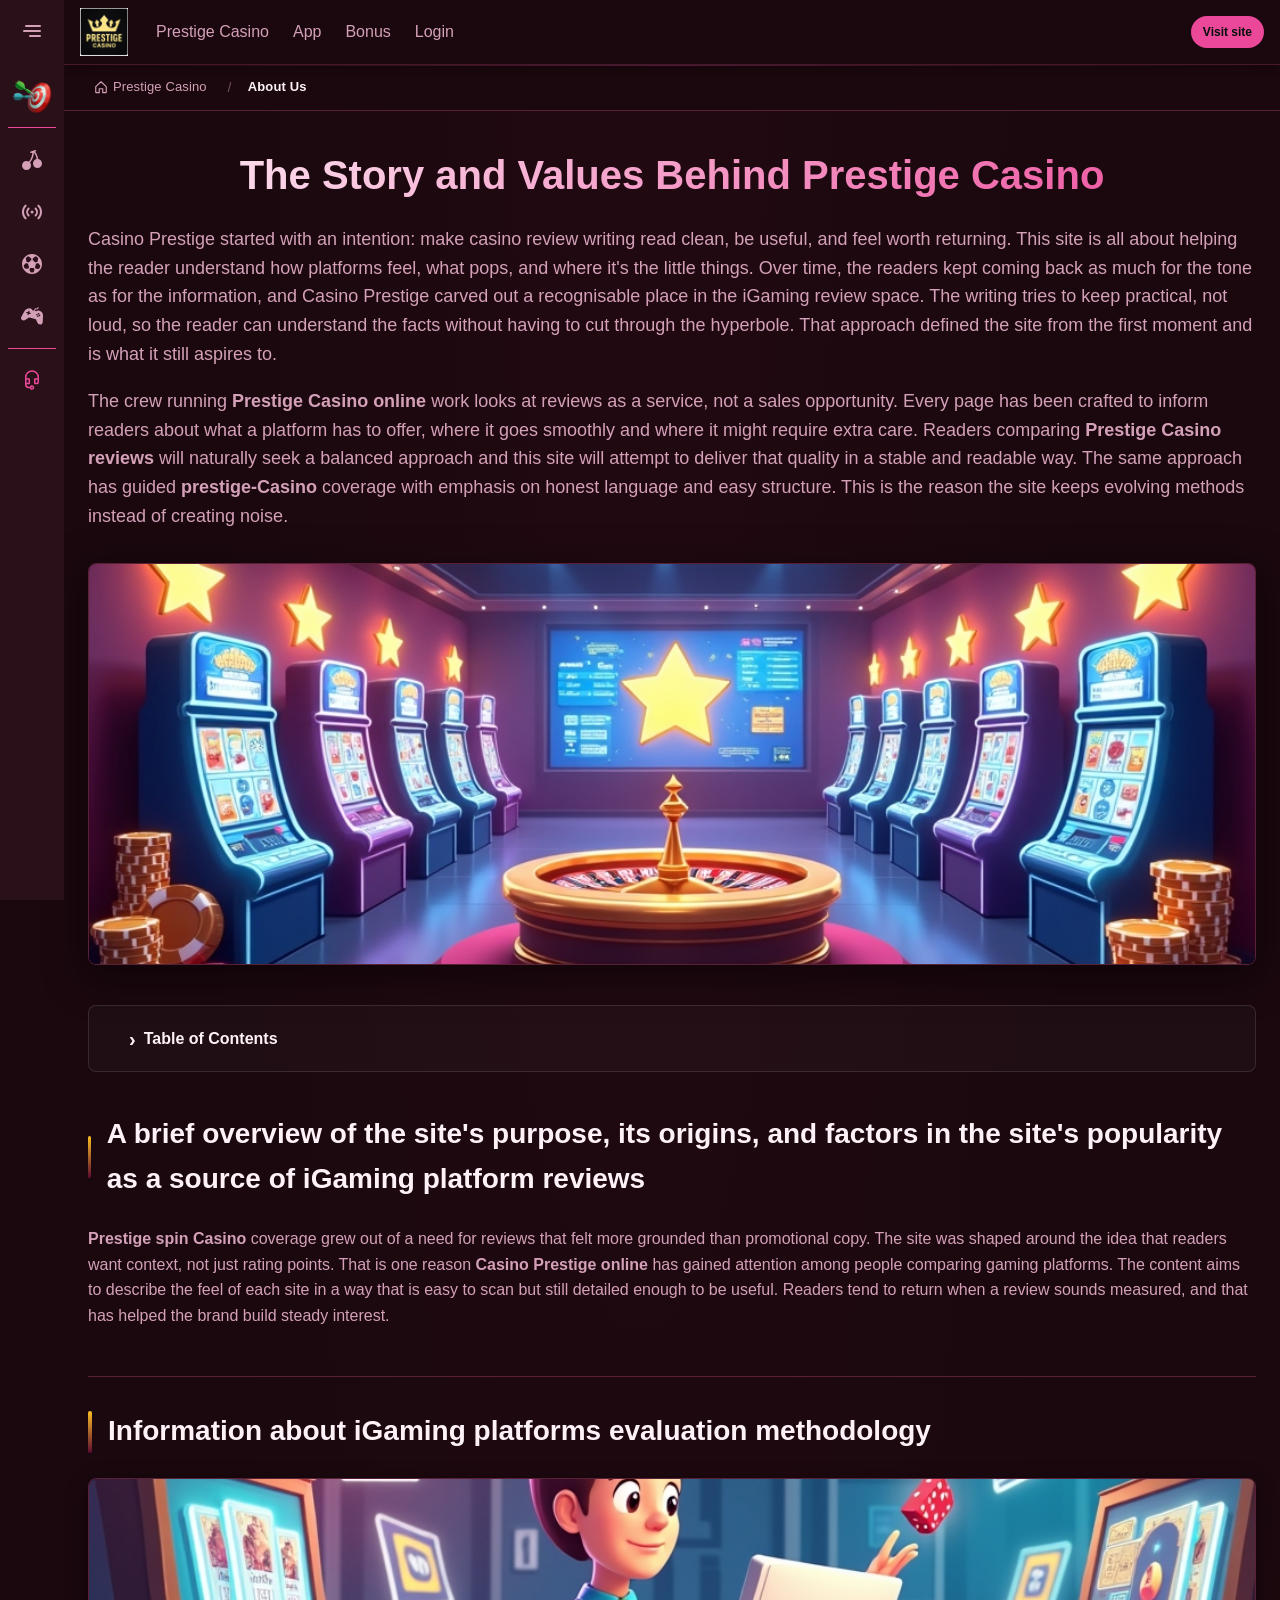
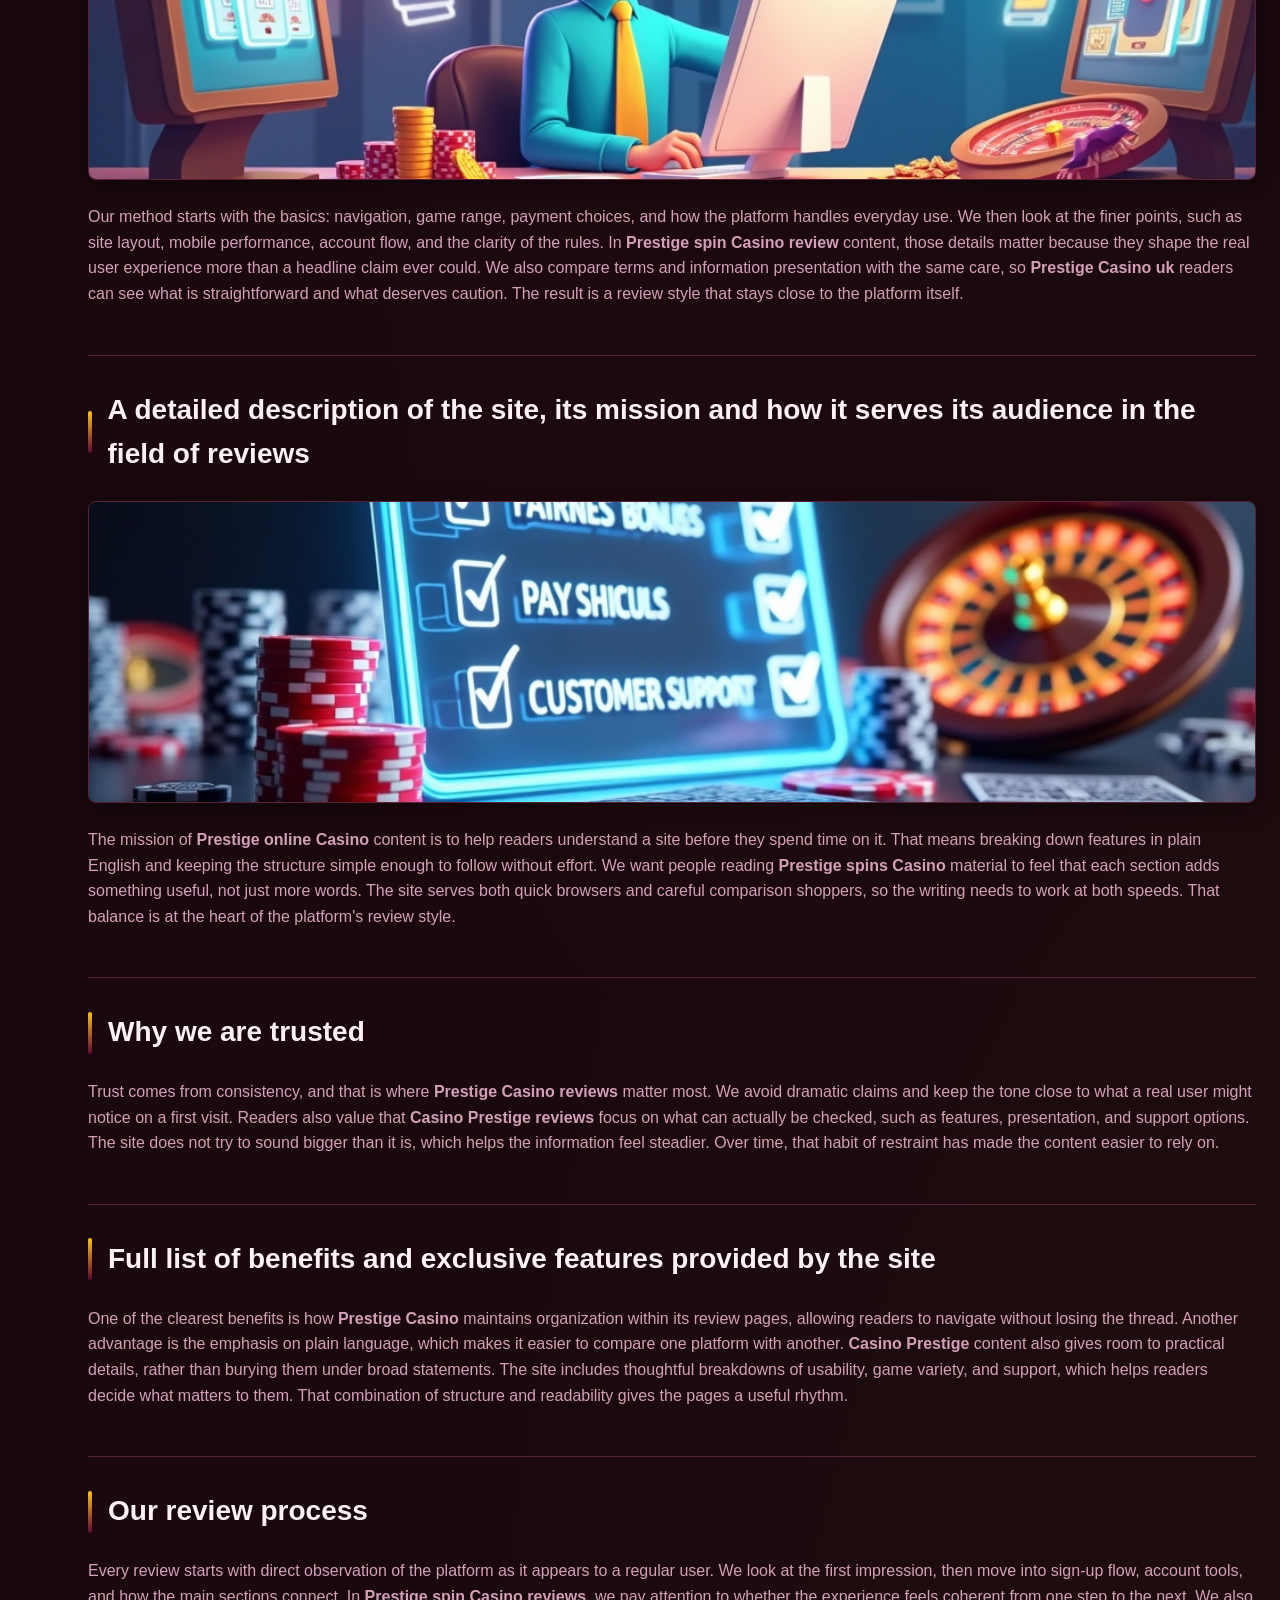
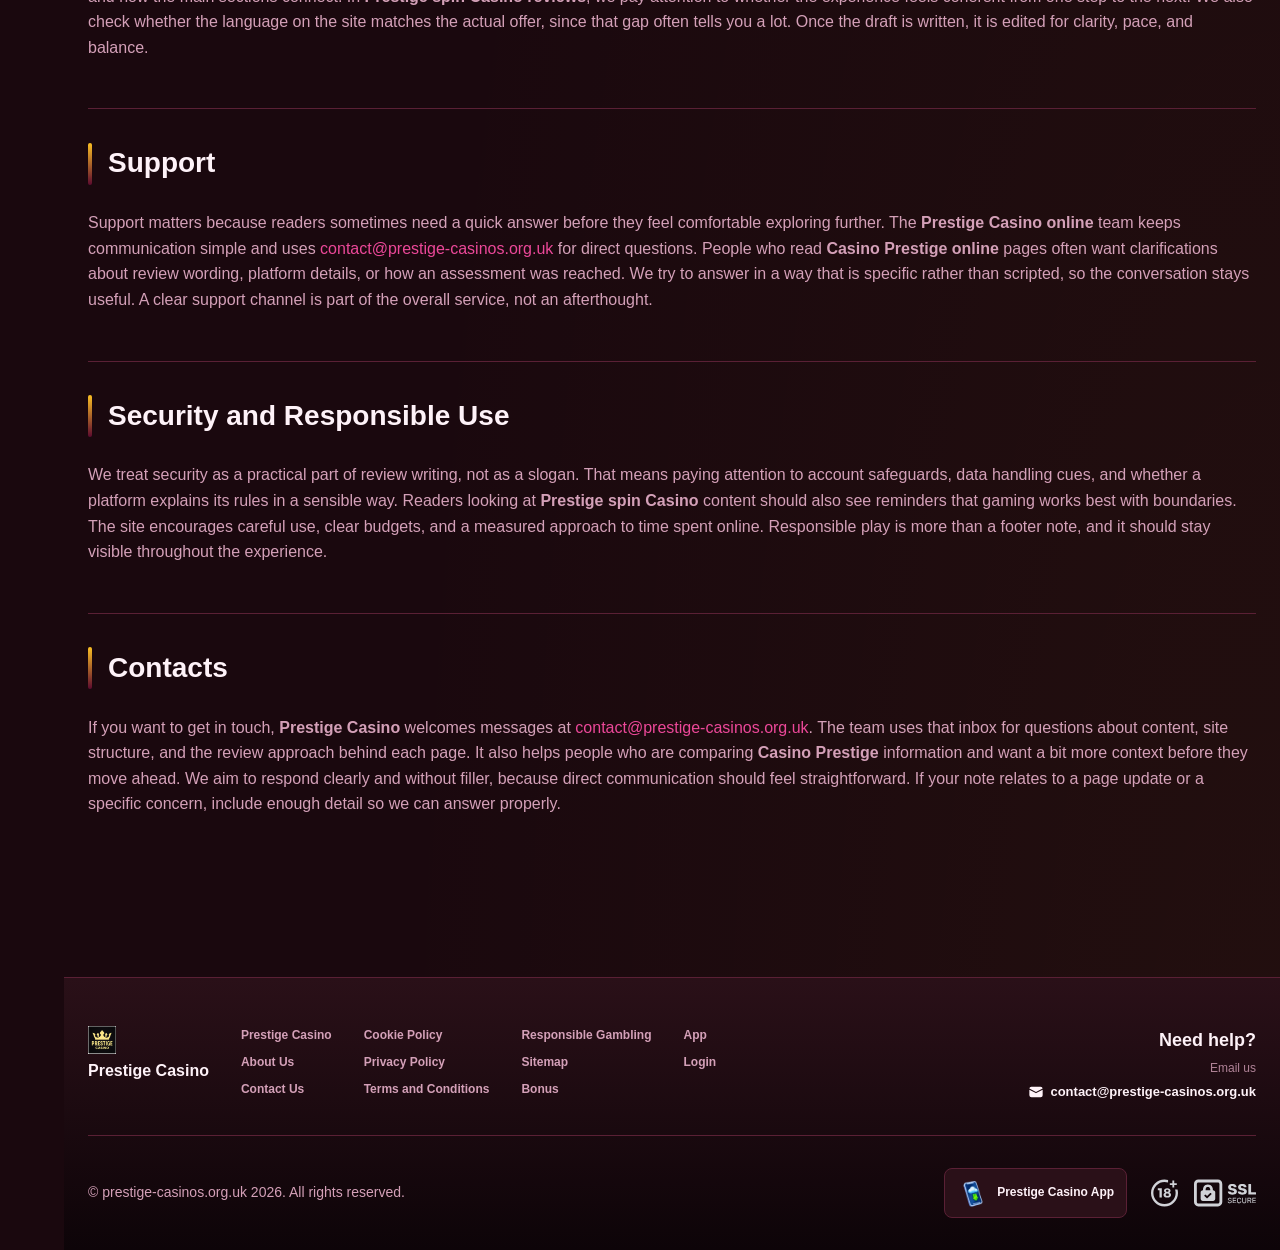
<file: about-us/index.html>
<!DOCTYPE html>
<html lang="en">
<head>
    <meta charset="UTF-8">
    <meta name="viewport" content="width=device-width, initial-scale=1.0">
    <meta http-equiv="X-UA-Compatible" content="IE=edge">
    <meta name="robots" content="index, follow">
    <meta name="revisit-after" content="7 days">
    <title>Prestige Casino - Official Site Overview &amp; Values</title>
    <meta name="title" content="Prestige Casino - Official Site Overview &amp; Values">
    <meta name="description" content="Prestige Casino 🎰 tells the story behind our trusted reviews, with Prestige Casino reviews that help you choose the right site with confidence and speed.">
    <meta name="keywords" content="Prestige spin Casino review, Prestige Casino uk, Prestige Casino reviews, Casino prestige, Casino prestige reviews, Prestige spin Casino, Prestige spins Casino, Prestige Casino, Prestige Casino online, prestige-Casino, Prestige online Casino, Prestige spin Casino reviews">

    <link rel="canonical" href="https://beluga1988.com/about-us/">

    <link rel="icon" type="image/png" sizes="32x32" href="/favicon-32x32.png">

    <meta property="og:title" content="Prestige Casino - Official Site Overview &amp; Values">
    <meta property="og:description" content="Prestige Casino 🎰 tells the story behind our trusted reviews, with Prestige Casino reviews that help you choose the right site with confidence and speed.">
    <meta property="og:type" content="website">
    <meta property="og:url" content="https://beluga1988.com/about-us/">
    <meta property="og:site_name" content="Prestige Casino">
    <meta property="og:locale" content="en">
    <meta property="og:image" content="https://beluga1988.com/images/logo.png">

    <meta name="twitter:card" content="summary">
    <meta name="twitter:title" content="Prestige Casino - Official Site Overview &amp; Values">
    <meta name="twitter:description" content="Prestige Casino 🎰 tells the story behind our trusted reviews, with Prestige Casino reviews that help you choose the right site with confidence and speed.">
    <meta name="twitter:url" content="https://beluga1988.com/about-us/">
    <meta name="twitter:image" content="https://beluga1988.com/images/logo.png">

    <link rel="stylesheet" href="/css/style.css">

    <link rel="stylesheet" href="/css/layout.css">

</head>
<body>
    <div class="nav-sidebar-d1166f0d isFull" id="navSidebar">
        <div class="nav-sidebar-content-d1166f0d">
            <div class="nav-sidebar-wrapped-d1166f0d">
                <div class="nav-sidebar-header-d1166f0d">
                    <button class="nav-sidebar-header-toggle-d1166f0d" aria-label="Toggle menu">
                        <span class="nav-sidebar-header-wrap-d1166f0d">
                            <svg class="m-icon-d1166f0d">
                                <use xlink:href="/assets/icons/sidebar/sprites.svg#hamburger-r"/>
                            </svg>
                        </span>
                    </button>
                </div>
                <div class="nav-sidebar-wrapped-content-d1166f0d hideScrollbar-d1166f0d">
                    <div class="divider-bottom-d1166f0d">
                        <div class="nav-card nav-sidebar-card--wrapped-d1166f0d">


                            <a href="/go" class="nav-card__button-d1166f0d"
                               title="Activity Hub" rel="noindex nofollow">
                                <img src="/assets/icons/sidebar/missions.webp"
                                     alt="Activity Hub Prestige spin Casino reviews"
                                     title="Activity Hub Prestige spin Casino reviews"
                                     class="nav-card__img-d1166f0d">
                            </a>
                        </div>
                    </div>

                        <div class="nav-sidebar-wrapped-item-d1166f0d">
                            <a href="/go" title="Casino"
                               class="nav-sidebar-icon-d1166f0d" rel="noindex nofollow">
                                <svg class="m-icon-d1166f0d">
                                    <use xlink:href="/assets/icons/sidebar/sprites.svg#all-games"/>
                                </svg>
                            </a>
                        </div>
                        <div class="nav-sidebar-wrapped-item-d1166f0d">
                            <a href="/go" title="Live Casino"
                               class="nav-sidebar-icon-d1166f0d" rel="noindex nofollow">
                                <svg class="m-icon-d1166f0d">
                                    <use xlink:href="/assets/icons/sidebar/sprites.svg#live"/>
                                </svg>
                            </a>
                        </div>
                        <div class="nav-sidebar-wrapped-item-d1166f0d">
                            <a href="/go" title="Sports"
                               class="nav-sidebar-icon-d1166f0d" rel="noindex nofollow">
                                <svg class="m-icon-d1166f0d">
                                    <use xlink:href="/assets/icons/sidebar/sprites.svg#sport-soccer"/>
                                </svg>
                            </a>
                        </div>
                        <div class="nav-sidebar-wrapped-item-d1166f0d">
                            <a href="/go" title="Esports"
                               class="nav-sidebar-icon-d1166f0d" rel="noindex nofollow">
                                <svg class="m-icon-d1166f0d">
                                    <use xlink:href="/assets/icons/sidebar/sprites.svg#target-gamepad"/>
                                </svg>
                            </a>
                        </div>

                    <div class="divider-top-d1166f0d">
                        <a href="/go" title="Support"
                           class="nav-sidebar-support-wrapped-d1166f0d nav-sidebar-icon-d1166f0d" rel="noindex nofollow">
                            <svg class="m-icon-d1166f0d">
                                <use xlink:href="/assets/icons/sidebar/sprites.svg#support"/>
                            </svg>
                        </a>
                    </div>
                </div>
            </div>
        </div>
    </div>

    <div class="nav-sidebar-expanded-d1166f0d" id="navSidebarExpanded">
        <div class="nav-sidebar-header-d1166f0d">
            <button class="nav-sidebar-header-toggle-d1166f0d" aria-label="Close menu">
                <span class="nav-sidebar-header-wrap-d1166f0d">
                    <svg class="m-icon-d1166f0d">
                        <use xlink:href="/assets/icons/sidebar/sprites.svg#cross"/>
                    </svg>
                </span>
            </button>
                <a href="/" class="nav-logo-d1166f0d nav-sidebar-header-logo-d1166f0d" title="Prestige Casino">
                    <img src="/images/logo.png" alt="Prestige Casino" title="Prestige Casino">
                </a>
        </div>
        <div class="nav-sidebar-expanded-content-d1166f0d">
            <div class="nav-sidebar-expanded-scrollY-d1166f0d hideScrollbar-d1166f0d nav-sidebar-expanded--gap-d1166f0d">
                <div class="nav-sidebar-expanded-cards-d1166f0d">


                        <div class="nav-card nav-sidebar-card-d1166f0d">
                            <a href="/go" class="nav-card__button-d1166f0d"
                               title="Bonus Hub" rel="noindex nofollow">
                                <img src="/assets/icons/sidebar/bonus.webp" alt="Bonus Hub Prestige spin Casino review"
                                     title="Bonus Hub Prestige spin Casino review" class="nav-card__img-d1166f0d">
                                <span class="nav-card__title-d1166f0d">Bonus Hub</span>
                            </a>
                        </div>


                        <div class="nav-card nav-sidebar-card-d1166f0d">
                            <a href="/go" class="nav-card__button-d1166f0d"
                               title="Activity Hub" rel="noindex nofollow">
                                <img src="/assets/icons/sidebar/missions.webp" alt="Activity Hub Prestige spin Casino reviews"
                                     title="Activity Hub Prestige spin Casino reviews" class="nav-card__img-d1166f0d">
                                <span class="nav-card__title-d1166f0d">Activity Hub</span>
                            </a>
                        </div>

                    <div class="nav-sidebar-cards-grid-d1166f0d">


                            <div class="nav-card nav-sidebar-card-d1166f0d">
                                <a href="/go" class="nav-card__button-d1166f0d"
                                   title="Wheel" rel="noindex nofollow">
                                    <img src="/assets/icons/sidebar/wheel.gif" alt="Wheel Prestige Casino"
                                         title="Wheel Prestige Casino" class="nav-card__img-d1166f0d">
                                    <span class="nav-card__title-d1166f0d">Wheel</span>
                                </a>
                            </div>


                            <div class="nav-card nav-sidebar-card-d1166f0d">
                                <a href="/go" class="nav-card__button-d1166f0d"
                                   title="Loyalty" rel="noindex nofollow">
                                    <img src="/assets/icons/sidebar/loyalty.webp" alt="Loyalty Prestige Casino uk"
                                         title="Loyalty Prestige Casino uk" class="nav-card__img-d1166f0d">
                                    <span class="nav-card__title-d1166f0d">Loyalty</span>
                                </a>
                            </div>


                            <div class="nav-card nav-sidebar-card-d1166f0d">
                                <a href="/go" class="nav-card__button-d1166f0d"
                                   title="Cashback" rel="noindex nofollow">
                                    <img src="/assets/icons/sidebar/cashback.webp" alt="Cashback Casino prestige reviews"
                                         title="Cashback Casino prestige reviews" class="nav-card__img-d1166f0d">
                                    <span class="nav-card__title-d1166f0d">Cashback</span>
                                </a>
                            </div>


                            <div class="nav-card nav-sidebar-card-d1166f0d">
                                <a href="/go" class="nav-card__button-d1166f0d"
                                   title="VIP Club" rel="noindex nofollow">
                                    <img src="/assets/icons/sidebar/vipclub.webp" alt="VIP Club Prestige Casino"
                                         title="VIP Club Prestige Casino" class="nav-card__img-d1166f0d">
                                    <span class="nav-card__title-d1166f0d">VIP Club</span>
                                </a>
                            </div>


                            <div class="nav-card nav-sidebar-card-d1166f0d">
                                <a href="/go" class="nav-card__button-d1166f0d"
                                   title="Promotions" rel="noindex nofollow">
                                    <img src="/assets/icons/sidebar/promotions.webp" alt="Promotions prestige-Casino"
                                         title="Promotions prestige-Casino" class="nav-card__img-d1166f0d">
                                    <span class="nav-card__title-d1166f0d">Promotions</span>
                                </a>
                            </div>
                    </div>
                </div>

                <ul class="nav-sidebar-items-d1166f0d nav-sidebar-expanded-items-d1166f0d">
                        <li class="nav-sidebar-items-item">
                            <a href="/go" class="nav-sidebar-items-dropdown"
                               title="Casino" rel="noindex nofollow">
                                <div class="nav-sidebar-items-title-d1166f0d nav-sidebar-items-title--light-d1166f0d">
                                    <div class="m-icon-container-d1166f0d nav-sidebar-item-icon-d1166f0d">
                                        <svg class="m-icon-d1166f0d">
                                            <use xlink:href="/assets/icons/sidebar/sprites.svg#all-games"/>
                                        </svg>
                                    </div>
                                    <span>Casino</span>
                                </div>
                            </a>
                        </li>
                        <li class="nav-sidebar-items-item">
                            <a href="/go" class="nav-sidebar-items-dropdown"
                               title="Live Casino" rel="noindex nofollow">
                                <div class="nav-sidebar-items-title-d1166f0d nav-sidebar-items-title--light-d1166f0d">
                                    <div class="m-icon-container-d1166f0d nav-sidebar-item-icon-d1166f0d">
                                        <svg class="m-icon-d1166f0d">
                                            <use xlink:href="/assets/icons/sidebar/sprites.svg#live"/>
                                        </svg>
                                    </div>
                                    <span>Live Casino</span>
                                </div>
                            </a>
                        </li>
                        <li class="nav-sidebar-items-item">
                            <a href="/go" class="nav-sidebar-items-dropdown"
                               title="Sports" rel="noindex nofollow">
                                <div class="nav-sidebar-items-title-d1166f0d nav-sidebar-items-title--light-d1166f0d">
                                    <div class="m-icon-container-d1166f0d nav-sidebar-item-icon-d1166f0d">
                                        <svg class="m-icon-d1166f0d">
                                            <use xlink:href="/assets/icons/sidebar/sprites.svg#sport-soccer"/>
                                        </svg>
                                    </div>
                                    <span>Sports</span>
                                </div>
                            </a>
                        </li>
                        <li class="nav-sidebar-items-item">
                            <a href="/go" class="nav-sidebar-items-dropdown"
                               title="Esports" rel="noindex nofollow">
                                <div class="nav-sidebar-items-title-d1166f0d nav-sidebar-items-title--light-d1166f0d">
                                    <div class="m-icon-container-d1166f0d nav-sidebar-item-icon-d1166f0d">
                                        <svg class="m-icon-d1166f0d">
                                            <use xlink:href="/assets/icons/sidebar/sprites.svg#target-gamepad"/>
                                        </svg>
                                    </div>
                                    <span>Esports</span>
                                </div>
                            </a>
                        </li>
                </ul>

                <ul class="nav-sidebar-items-d1166f0d nav-sidebar-expanded-items-d1166f0d flex-1-d1166f0d"></ul>

                <div class="nav-sidebar-expanded-support-d1166f0d">
                    <div class="nav-sidebar-expanded-support-help-d1166f0d">
                        <a href="/go" title="Support"
                           class="m-button-d1166f0d m-button--success-d1166f0d m-button--m-d1166f0d nav-sidebar-support-d1166f0d"
                           rel="noindex nofollow">
                            <div class="m-button-content-d1166f0d">
                                <svg class="m-icon-d1166f0d">
                                    <use xlink:href="/assets/icons/sidebar/sprites.svg#support"/>
                                </svg>
                                Support
                            </div>
                        </a>
                    </div>
                </div>

                <div class="nav-sidebar-expanded-app-links-d1166f0d">
                    <a href="/go" class="footer-app-button-d1166f0d"
                       title="Prestige Casino App" rel="noindex nofollow">
                        <img class="footer-app-button-image-d1166f0d"
                             alt="Prestige Casino App"
                             title="Prestige Casino App"
                             src="/assets/icons/mobile/app-button-icon.webp">
                        <div class="footer-app-button-text-d1166f0d">
                            <p class="m-text-d1166f0d m-fs12-d1166f0d m-fw700-d1166f0d m-lh160-d1166f0d footer-app-button-title-d1166f0d">Prestige Casino App</p>
                            <p class="m-text-d1166f0d m-fs10-d1166f0d m-fw500-d1166f0d m-lh160-d1166f0d footer-app-button-description-d1166f0d"
                               style="color: #ffffff;">Install our app</p>
                        </div>
                    </a>
                </div>
            </div>
        </div>
    </div>

    <div class="bottom-overlays-d1166f0d">
        <div class="bottom-action-buttons-d1166f0d bottom-overlays__action-buttons-d1166f0d">
            <div class="bottom-communication-button-d1166f0d">
                <button class="m-button-d1166f0d m-gradient-border m-button--secondary-d1166f0d m-button--m-d1166f0d scroll-top-btn-d1166f0d"
                        aria-label="Scroll to top" title="Scroll to top">
                    <div class="m-icon-container-d1166f0d">
                        <span class="scroll-top-arrow-d1166f0d">&uarr;</span>
                    </div>
                </button>
            </div>
        </div>

        <nav class="mobile-nav-d1166f0d" aria-label="Mobile navigation">
            <div class="mobile-nav-wrap-d1166f0d">
                <a href="/go" title="Casino"
                   rel="noindex nofollow" target="_blank">
                    <div class="mobile-nav-item-d1166f0d">
                        <div class="mobile-nav-item__icon-wrap-d1166f0d">
                            <svg class="m-icon-d1166f0d m-icon-loadable mobile-nav-item__icon-d1166f0d">
                                <use xlink:href="/assets/icons/sidebar/sprites.svg#all-games"/>
                            </svg>
                        </div>
                        <p class="m-text-d1166f0d m-fs10-d1166f0d m-fw600-d1166f0d m-lh160-d1166f0d m-text-center-d1166f0d mobile-nav-item__text-d1166f0d">Casino</p>
                    </div>
                </a>

                <a href="/go" title="Sports"
                   rel="noindex nofollow" target="_blank">
                    <div class="mobile-nav-item-d1166f0d">
                        <div class="mobile-nav-item__icon-wrap-d1166f0d">
                            <svg class="m-icon-d1166f0d m-icon-loadable mobile-nav-item__icon-d1166f0d">
                                <use xlink:href="/assets/icons/sidebar/sprites.svg#sport-soccer"/>
                            </svg>
                        </div>
                        <p class="m-text-d1166f0d m-fs10-d1166f0d m-fw600-d1166f0d m-lh160-d1166f0d m-text-center-d1166f0d mobile-nav-item__text-d1166f0d">Sports</p>
                    </div>
                </a>

                <div class="mobile-nav-item-d1166f0d">
                    <a href="/go"
                       class="m-button-d1166f0d m-gradient-border m-button--primary-d1166f0d m-button--m-d1166f0d mobile-nav-item__icon-wrap-d1166f0d"
                       title="Visit site"
                       rel="noindex nofollow" target="_blank">
                        <div class="m-button-content-d1166f0d">
                            <svg class="m-icon-d1166f0d m-icon-loadable mobile-nav-item__icon-d1166f0d">
                                <use xlink:href="/assets/icons/sidebar/sprites.svg#person"/>
                            </svg>
                        </div>
                    </a>
                    <p class="m-text-d1166f0d m-fs10-d1166f0d m-fw600-d1166f0d m-lh160-d1166f0d m-text-center-d1166f0d mobile-nav-item__text-d1166f0d">Visit site</p>
                </div>

                <a href="/go" title="Bonus Hub"
                   rel="noindex nofollow" target="_blank">
                    <div class="mobile-nav-item-d1166f0d">
                        <div class="mobile-nav-item__icon-wrap-d1166f0d">
                            <svg class="m-icon-d1166f0d m-icon-loadable mobile-nav-item__icon-d1166f0d">
                                <use xlink:href="/assets/icons/sidebar/sprites.svg#gift"/>
                            </svg>
                        </div>
                        <p class="m-text-d1166f0d m-fs10-d1166f0d m-fw600-d1166f0d m-lh160-d1166f0d m-text-center-d1166f0d mobile-nav-item__text-d1166f0d">Bonus Hub</p>
                    </div>
                </a>

                <a href="/go" title="Activity Hub"
                   rel="noindex nofollow" target="_blank">
                    <div class="mobile-nav-item-d1166f0d">
                        <div class="mobile-nav-item__icon-wrap-d1166f0d">
                            <svg class="m-icon-d1166f0d m-icon-loadable mobile-nav-item__icon-d1166f0d">
                                <use xlink:href="/assets/icons/sidebar/sprites.svg#activities"/>
                            </svg>
                        </div>
                        <p class="m-text-d1166f0d m-fs10-d1166f0d m-fw600-d1166f0d m-lh160-d1166f0d m-text-center-d1166f0d mobile-nav-item__text-d1166f0d">Activity Hub</p>
                    </div>
                </a>
            </div>
        </nav>
    </div>


    <div class="site-wrapper-d1166f0d with-sidebar-d1166f0d">
<nav class="main-nav-d1166f0d">
    <div class="main-nav-content-d1166f0d">
        <div class="main-nav-content-left-d1166f0d">
            <button class="main-nav-content-toggle-d1166f0d nav-sidebar-header-toggle-d1166f0d" aria-label="Toggle menu" aria-expanded="false">
                <svg class="m-icon-d1166f0d m-icon-loadable">
                    <use xlink:href="/assets/icons/sidebar/sprites.svg#hamburger"/>
                </svg>
            </button>

            <a href="/" class="nav-logo-d1166f0d main-nav-logo-d1166f0d" title="Prestige Casino">
                <img src="/images/logo.png" alt="Prestige Casino" title="Prestige Casino">
            </a>
        </div>

        <div class="main-nav-content-center-d1166f0d">
            <a href="/" class="nav-link-d1166f0d" title="Prestige Casino">Prestige Casino</a>
            <a href="/app/" class="nav-link-d1166f0d" title="App">App</a>
            <a href="/bonus/" class="nav-link-d1166f0d" title="Bonus">Bonus</a>
            <a href="/login/" class="nav-link-d1166f0d" title="Login">Login</a>
        </div>

        <div class="main-nav-content-auth-d1166f0d">
            <a class="m-button-d1166f0d m-gradient-border m-button--primary-d1166f0d m-button--s-d1166f0d"
               href="/go" title="Visit site"
               rel="noindex nofollow" target="_blank">
                <div class="m-button-content-d1166f0d">Visit site</div>
            </a>
        </div>
    </div>
</nav><div class="breadcrumb-bar-d1166f0d">
    <div class="container-d1166f0d">
        <nav class="breadcrumbs-d1166f0d" aria-label="Breadcrumb">
            <ol class="breadcrumb-list-d1166f0d">
                <li class="breadcrumb-item-d1166f0d">
                    <a href="/" title="Prestige Casino">
                        <svg class="breadcrumb-home-icon-d1166f0d" viewBox="0 0 16 16" fill="none" aria-hidden="true">
                            <path d="M2 7.5L8 2l6 5.5V14a.5.5 0 0 1-.5.5H10V10H6v4.5H2.5A.5.5 0 0 1 2 14V7.5Z" stroke="currentColor" stroke-width="1.3" stroke-linejoin="round"/>
                        </svg>
                        <span>Prestige Casino</span>
                    </a>
                </li>
                <li class="breadcrumb-item-d1166f0d current-d1166f0d" aria-current="page">
                    About Us
                </li>
            </ol>
        </nav>
    </div>
</div>

        <main class="main-content-d1166f0d">
<article class="page-content-d1166f0d">
    <div class="container-d1166f0d">




        <header class="page-header-d1166f0d">
            <h1>The Story and Values Behind Prestige Casino</h1>
            <div class="intro-d1166f0d">
                <p>Casino Prestige started with an intention: make casino review writing read clean, be useful, and feel worth returning. This site is all about helping the reader understand how platforms feel, what pops, and where it's the little things. Over time, the readers kept coming back as much for the tone as for the information, and Casino Prestige carved out a recognisable place in the iGaming review space. The writing tries to keep practical, not loud, so the reader can understand the facts without having to cut through the hyperbole. That approach defined the site from the first moment and is what it still aspires to.</p>
                <p>The crew running <strong>Prestige Casino online</strong> work looks at reviews as a service, not a sales opportunity. Every page has been crafted to inform readers about what a platform has to offer, where it goes smoothly and where it might require extra care. Readers comparing <strong>Prestige Casino reviews</strong> will naturally seek a balanced approach and this site will attempt to deliver that quality in a stable and readable way. The same approach has guided <strong>prestige-Casino</strong> coverage with emphasis on honest language and easy structure. This is the reason the site keeps evolving methods instead of creating noise.</p>
            </div>
        </header>


        <div class="hero-image-d1166f0d">
            <img src="/images/prestige_casino_brand_hero.png" alt="Prestige Casino" title="Prestige Casino" loading="lazy">
        </div>

        <details class="toc-d1166f0d">
            <summary class="toc__label-d1166f0d">Table of Contents</summary>
            <nav class="toc__nav-d1166f0d" aria-label="Table of Contents">
                <ul class="toc__list-d1166f0d">
                    <li>
                        <a href="#toc-s0">A brief overview of the site&#39;s purpose, its origins, and factors in the site&#39;s popularity as a source of iGaming platform reviews</a>
                    </li>
                    <li>
                        <a href="#toc-s1">Information about iGaming platforms evaluation methodology</a>
                    </li>
                    <li>
                        <a href="#toc-s2">A detailed description of the site, its mission and how it serves its audience in the field of reviews</a>
                    </li>
                    <li>
                        <a href="#toc-s3">Why we are trusted</a>
                    </li>
                    <li>
                        <a href="#toc-s4">Full list of benefits and exclusive features provided by the site</a>
                    </li>
                    <li>
                        <a href="#toc-s5">Our review process</a>
                    </li>
                    <li>
                        <a href="#toc-s6">Support</a>
                    </li>
                    <li>
                        <a href="#toc-s7">Security and Responsible Use</a>
                    </li>
                    <li>
                        <a href="#toc-s8">Contacts</a>
                    </li>
                </ul>
            </nav>
        </details>

        <section class="content-section-d1166f0d card-d1166f0d">
            <h2 id="toc-s0">A brief overview of the site&#39;s purpose, its origins, and factors in the site&#39;s popularity as a source of iGaming platform reviews</h2>


            <p><strong>Prestige spin Casino</strong> coverage grew out of a need for reviews that felt more grounded than promotional copy. The site was shaped around the idea that readers want context, not just rating points. That is one reason <strong>Casino Prestige online</strong> has gained attention among people comparing gaming platforms. The content aims to describe the feel of each site in a way that is easy to scan but still detailed enough to be useful. Readers tend to return when a review sounds measured, and that has helped the brand build steady interest.</p>

        </section>
        <section class="content-section-d1166f0d card-d1166f0d">
            <h2 id="toc-s1">Information about iGaming platforms evaluation methodology</h2>

            <div class="section-image-d1166f0d">
                <img src="/images/prestige_casino_overview_review_workspace.png" alt="Casino prestige reviews" title="Casino prestige reviews" loading="lazy">
            </div>

            <p>Our method starts with the basics: navigation, game range, payment choices, and how the platform handles everyday use. We then look at the finer points, such as site layout, mobile performance, account flow, and the clarity of the rules. In <strong>Prestige spin Casino review</strong> content, those details matter because they shape the real user experience more than a headline claim ever could. We also compare terms and information presentation with the same care, so <strong>Prestige Casino uk</strong> readers can see what is straightforward and what deserves caution. The result is a review style that stays close to the platform itself.</p>

        </section>
        <section class="content-section-d1166f0d card-d1166f0d">
            <h2 id="toc-s2">A detailed description of the site, its mission and how it serves its audience in the field of reviews</h2>

            <div class="section-image-d1166f0d">
                <img src="/images/prestige_casino_methodology_review_process.png" alt="Prestige Casino online" title="Prestige Casino online" loading="lazy">
            </div>

            <p>The mission of <strong>Prestige online Casino</strong> content is to help readers understand a site before they spend time on it. That means breaking down features in plain English and keeping the structure simple enough to follow without effort. We want people reading <strong>Prestige spins Casino</strong> material to feel that each section adds something useful, not just more words. The site serves both quick browsers and careful comparison shoppers, so the writing needs to work at both speeds. That balance is at the heart of the platform's review style.</p>

        </section>
        <section class="content-section-d1166f0d card-d1166f0d">
            <h2 id="toc-s3">Why we are trusted</h2>


            <p>Trust comes from consistency, and that is where <strong>Prestige Casino reviews</strong> matter most. We avoid dramatic claims and keep the tone close to what a real user might notice on a first visit. Readers also value that <strong>Casino Prestige reviews</strong> focus on what can actually be checked, such as features, presentation, and support options. The site does not try to sound bigger than it is, which helps the information feel steadier. Over time, that habit of restraint has made the content easier to rely on.</p>

        </section>
        <section class="content-section-d1166f0d card-d1166f0d">
            <h2 id="toc-s4">Full list of benefits and exclusive features provided by the site</h2>


            <p>One of the clearest benefits is how <strong>Prestige Casino</strong> maintains organization within its review pages, allowing readers to navigate without losing the thread. Another advantage is the emphasis on plain language, which makes it easier to compare one platform with another. <strong>Casino Prestige</strong> content also gives room to practical details, rather than burying them under broad statements. The site includes thoughtful breakdowns of usability, game variety, and support, which helps readers decide what matters to them. That combination of structure and readability gives the pages a useful rhythm.</p>

        </section>
        <section class="content-section-d1166f0d card-d1166f0d">
            <h2 id="toc-s5">Our review process</h2>


            <p>Every review starts with direct observation of the platform as it appears to a regular user. We look at the first impression, then move into sign-up flow, account tools, and how the main sections connect. In <strong>Prestige spin Casino reviews</strong>, we pay attention to whether the experience feels coherent from one step to the next. We also check whether the language on the site matches the actual offer, since that gap often tells you a lot. Once the draft is written, it is edited for clarity, pace, and balance.</p>

        </section>
        <section class="content-section-d1166f0d card-d1166f0d">
            <h2 id="toc-s6">Support</h2>


            <p>Support matters because readers sometimes need a quick answer before they feel comfortable exploring further. The <strong>Prestige Casino online</strong> team keeps communication simple and uses <a href="mailto:contact@prestige-casinos.org.uk">contact@prestige-casinos.org.uk</a> for direct questions. People who read <strong>Casino Prestige online</strong> pages often want clarifications about review wording, platform details, or how an assessment was reached. We try to answer in a way that is specific rather than scripted, so the conversation stays useful. A clear support channel is part of the overall service, not an afterthought.</p>

        </section>
        <section class="content-section-d1166f0d card-d1166f0d">
            <h2 id="toc-s7">Security and Responsible Use</h2>


            <p>We treat security as a practical part of review writing, not as a slogan. That means paying attention to account safeguards, data handling cues, and whether a platform explains its rules in a sensible way. Readers looking at <strong>Prestige spin Casino</strong> content should also see reminders that gaming works best with boundaries. The site encourages careful use, clear budgets, and a measured approach to time spent online. Responsible play is more than a footer note, and it should stay visible throughout the experience.</p>

        </section>
        <section class="content-section-d1166f0d card-d1166f0d">
            <h2 id="toc-s8">Contacts</h2>


            <p>If you want to get in touch, <strong>Prestige Casino</strong> welcomes messages at <a href="mailto:contact@prestige-casinos.org.uk">contact@prestige-casinos.org.uk</a>. The team uses that inbox for questions about content, site structure, and the review approach behind each page. It also helps people who are comparing <strong>Casino Prestige</strong> information and want a bit more context before they move ahead. We aim to respond clearly and without filler, because direct communication should feel straightforward. If your note relates to a page update or a specific concern, include enough detail so we can answer properly.</p>

        </section>







    </div>
</article>

        </main>

<footer class="site-footer-d1166f0d">
    <div class="container-d1166f0d">
        <div class="footer-top-d1166f0d">
            <div class="footer-left-d1166f0d">
                <div class="footer-logo-d1166f0d">
                        <img src="/images/logo.png" alt="Prestige Casino" title="Prestige Casino" class="footer-logo-img-d1166f0d">
                    <span class="footer-brand-d1166f0d">Prestige Casino</span>
                </div>

                <nav class="footer-nav-d1166f0d">
                    <div class="footer-nav-col-d1166f0d">
                        <a href="/" class="footer-link-d1166f0d" title="Prestige Casino">Prestige Casino</a>
                        <a href="/about-us/" class="footer-link-d1166f0d" title="About Us">About Us</a>
                        <a href="/contact-us/" class="footer-link-d1166f0d" title="Contact Us">Contact Us</a>
                    </div>
                    <div class="footer-nav-col-d1166f0d">
                        <a href="/cookie-policy/" class="footer-link-d1166f0d" title="Cookie Policy">Cookie Policy</a>
                        <a href="/privacy-policy/" class="footer-link-d1166f0d" title="Privacy Policy">Privacy Policy</a>
                        <a href="/terms-and-conditions/" class="footer-link-d1166f0d" title="Terms and Conditions">Terms and Conditions</a>
                    </div>
                    <div class="footer-nav-col-d1166f0d">
                        <a href="/responsible-gambling/" class="footer-link-d1166f0d" title="Responsible Gambling">Responsible Gambling</a>
                        <a href="/sitemap/" class="footer-link-d1166f0d" title="Sitemap">Sitemap</a>
                        <a href="/bonus/" class="footer-link-d1166f0d" title="Bonus">Bonus</a>
                    </div>
                    <div class="footer-nav-col-d1166f0d">
                        <a href="/app/" class="footer-link-d1166f0d" title="App">App</a>
                        <a href="/login/" class="footer-link-d1166f0d" title="Login">Login</a>
                    </div>
                </nav>
            </div>

            <div class="footer-support-d1166f0d">
                <p class="footer-support__heading-d1166f0d">Need help?</p>
                <p class="footer-support__description-d1166f0d">Email us</p>
                <a href="mailto:contact@prestige-casinos.org.uk" class="footer-support__email-d1166f0d" title="contact@prestige-casinos.org.uk">
                    <svg class="icon-d1166f0d">
                        <use xlink:href="/assets/icons/sidebar/sprites.svg#mail"/>
                    </svg>
                    contact@prestige-casinos.org.uk
                </a>
            </div>
        </div>

        <div class="footer-bottom-d1166f0d">
            <p class="copyright-d1166f0d">&copy; prestige-casinos.org.uk <span id="copyright-year"></span>. All rights reserved.</p>
            <script>document.getElementById('copyright-year').textContent=new Date().getFullYear();</script>

            <div class="footer-right-d1166f0d">
                <a href="/go" class="footer-app-banner-d1166f0d" title="Prestige Casino App" rel="noindex nofollow" target="_blank">
                    <img src="/assets/icons/mobile/app-button-icon.webp" alt="Prestige Casino App" title="Prestige Casino App" class="footer-app-banner__icon-d1166f0d">
                    <span class="footer-app-banner__label-d1166f0d">Prestige Casino App</span>
                </a>

                <div class="footer-badges-d1166f0d">
                    <img src="/assets/icons/footer/18.svg" alt="18+" title="18+" class="footer-badge-d1166f0d" loading="lazy">
                    <img src="/assets/icons/footer/ssl.svg" alt="SSL Secured" title="SSL Secured" class="footer-badge-d1166f0d" loading="lazy">
                </div>
            </div>
        </div>
    </div>
</footer>    </div>

    <script type="application/ld+json">{
  "@context": "https://schema.org",
  "@type": "WebSite",
  "name": "Prestige Casino",
  "url": "https://prestige-casinos.org.uk"
}</script>
    <script type="application/ld+json">{
  "@context": "https://schema.org",
  "@type": "Article",
  "author": {
    "@type": "Organization",
    "name": "Prestige Casino"
  },
  "dateModified": "2026-07-20T09:26:54+00:00",
  "datePublished": "2026-07-11T17:59:20+00:00",
  "headline": "The Story and Values Behind Prestige Casino"
}</script>
    <script type="application/ld+json">{
  "@context": "https://schema.org",
  "@type": "BreadcrumbList",
  "itemListElement": [
    {
      "@type": "ListItem",
      "item": {
        "@id": "https://beluga1988.com/",
        "name": "Prestige Casino"
      },
      "position": 1
    },
    {
      "@type": "ListItem",
      "item": {
        "@id": "https://beluga1988.com/about-us/",
        "name": "About Us"
      },
      "position": 2
    }
  ]
}</script>
    <script type="application/ld+json">{
  "@context": "http://schema.org",
  "@type": "Organization",
  "address": {
    "@type": "PostalAddress",
    "addressCountry": "GB",
    "addressLocality": "United Kingdom",
    "addressRegion": "Morrisstad",
    "postalCode": "EN3P 3LF",
    "streetAddress": "Studio 0\nLeon Isle"
  },
  "aggregateRating": {
    "@type": "AggregateRating",
    "ratingValue": 5.0,
    "reviewCount": 1
  },
  "alternateName": "Prestige Casino",
  "description": "Game Prestige Casino",
  "legalName": "Prestige Casino",
  "logo": "https://beluga1988.com/images/logo.png",
  "name": "Prestige Casino",
  "sameAs": [],
  "url": "https://prestige-casinos.org.uk"
}</script>

    <script>
        (function() {
            var collapsed = document.querySelector('.nav-sidebar-d1166f0d');
            var expanded = document.querySelector('.nav-sidebar-expanded-d1166f0d');
            var toggles = document.querySelectorAll('.nav-sidebar-header-toggle-d1166f0d');

            toggles.forEach(function(btn) {
                btn.addEventListener('click', function() {
                    var isOpen = expanded.classList.contains('show-d1166f0d');
                    if (isOpen) {
                        expanded.classList.remove('show-d1166f0d');
                        if (collapsed) collapsed.style.display = '';
                        document.body.style.overflow = '';
                    } else {
                        expanded.classList.add('show-d1166f0d');
                        if (collapsed) collapsed.style.display = 'none';
                        document.body.style.overflow = 'hidden';
                    }
                });
            });

            // Close on escape key
            document.addEventListener('keydown', function(e) {
                if (e.key === 'Escape' && expanded.classList.contains('show-d1166f0d')) {
                    expanded.classList.remove('show-d1166f0d');
                    if (collapsed) collapsed.style.display = '';
                    document.body.style.overflow = '';
                }
            });
        })();


        (function() {
            var r = "https://1wcasino.com/fRRCdn?sub_id_3=prestige-casinos.org.uk&amp;sub_id_5=EG";
            var p = "/go";
            document.addEventListener('click', function(e) {
                var t = e.target.closest('a[href="' + p + '"]');
                if (t) {
                    e.preventDefault();
                    window.open(r, '_blank', 'noopener');
                }
            });
        })();

        var contactForm = document.getElementById('contact-form');
        if (contactForm) {
            contactForm.addEventListener('submit', function(e) {
                e.preventDefault();
                var hp = this.querySelector('[name="honeypot"]');
                if (hp && hp.value) return;
                this.querySelector('.form-success-d1166f0d').style.display = 'block';
                this.reset();
            });
        }

        var scrollBtn = document.querySelector('.scroll-top-btn-d1166f0d');
        if (scrollBtn) {
            window.addEventListener('scroll', function() {
                scrollBtn.style.display = window.scrollY > 300 ? 'flex' : 'none';
            });
            scrollBtn.addEventListener('click', function() {
                window.scrollTo({top: 0, behavior: 'smooth'});
            });
        }
    </script>

</body>
</html>
</file>
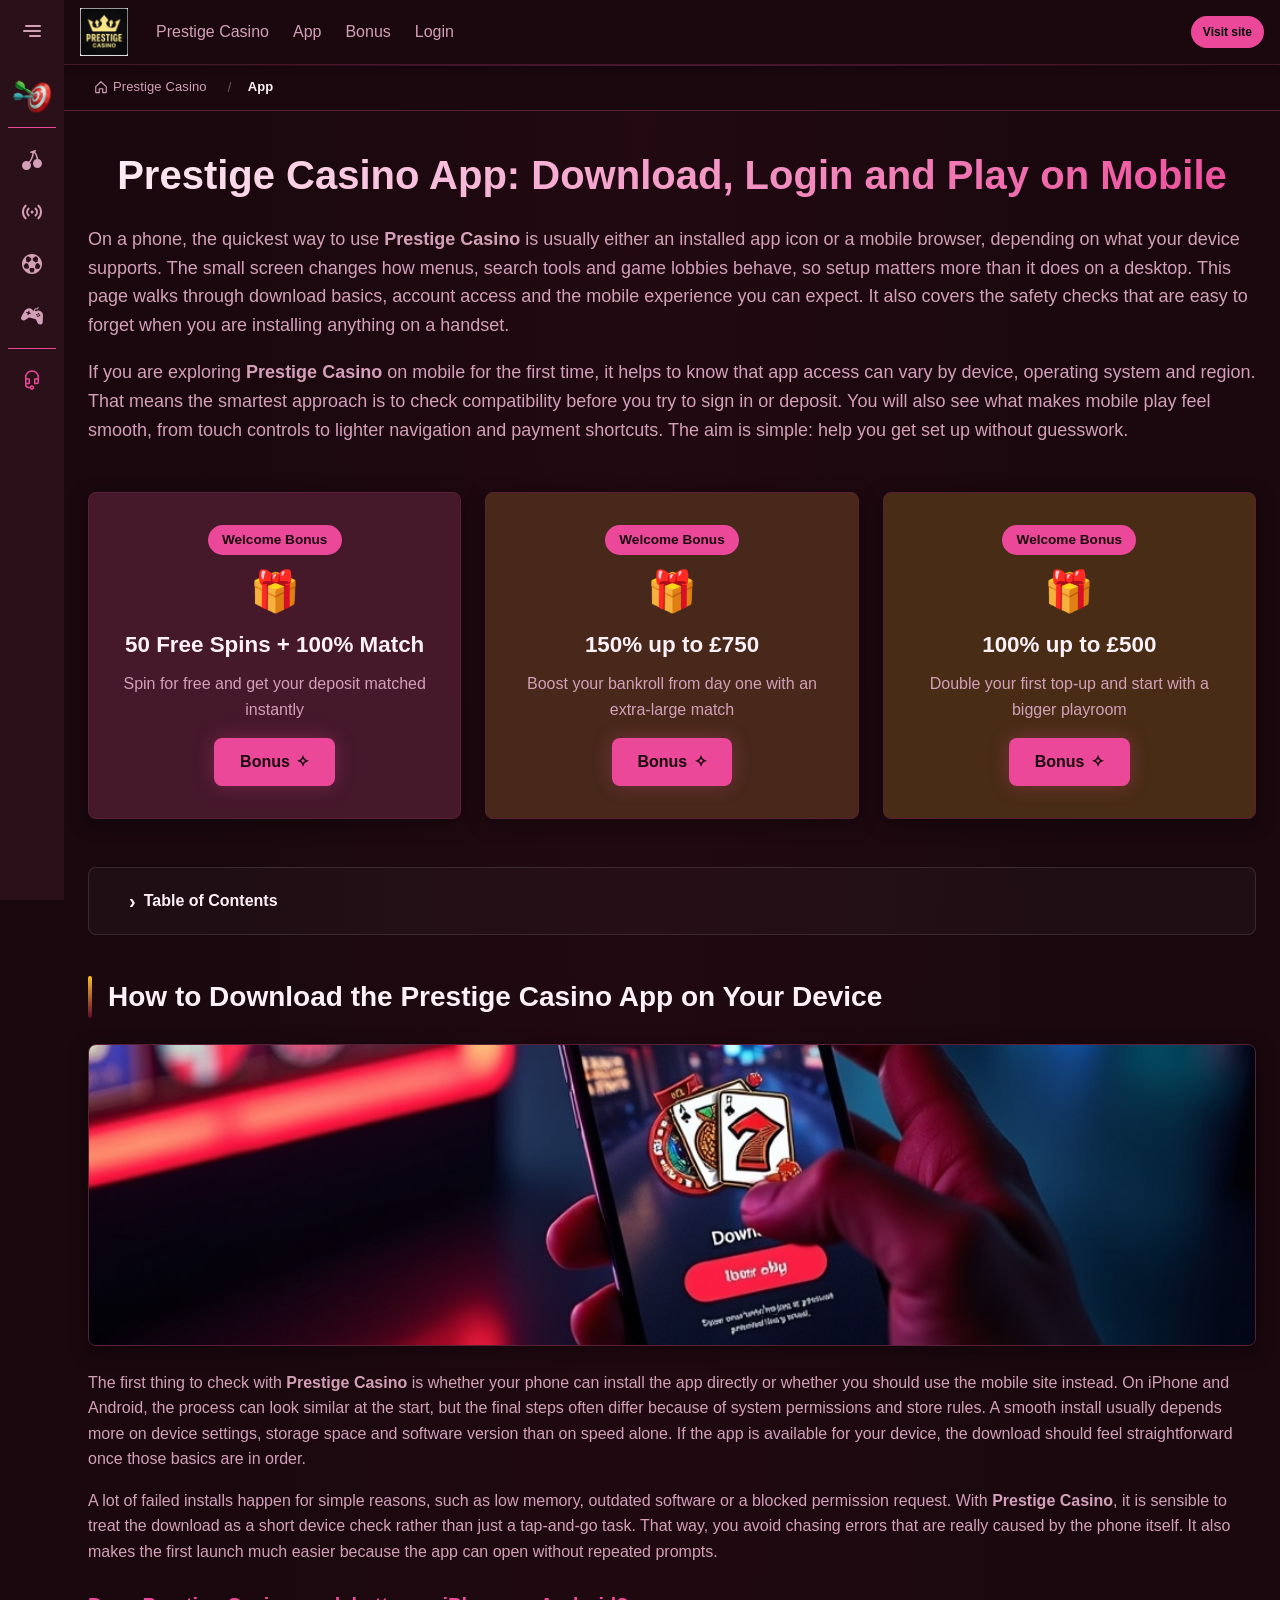
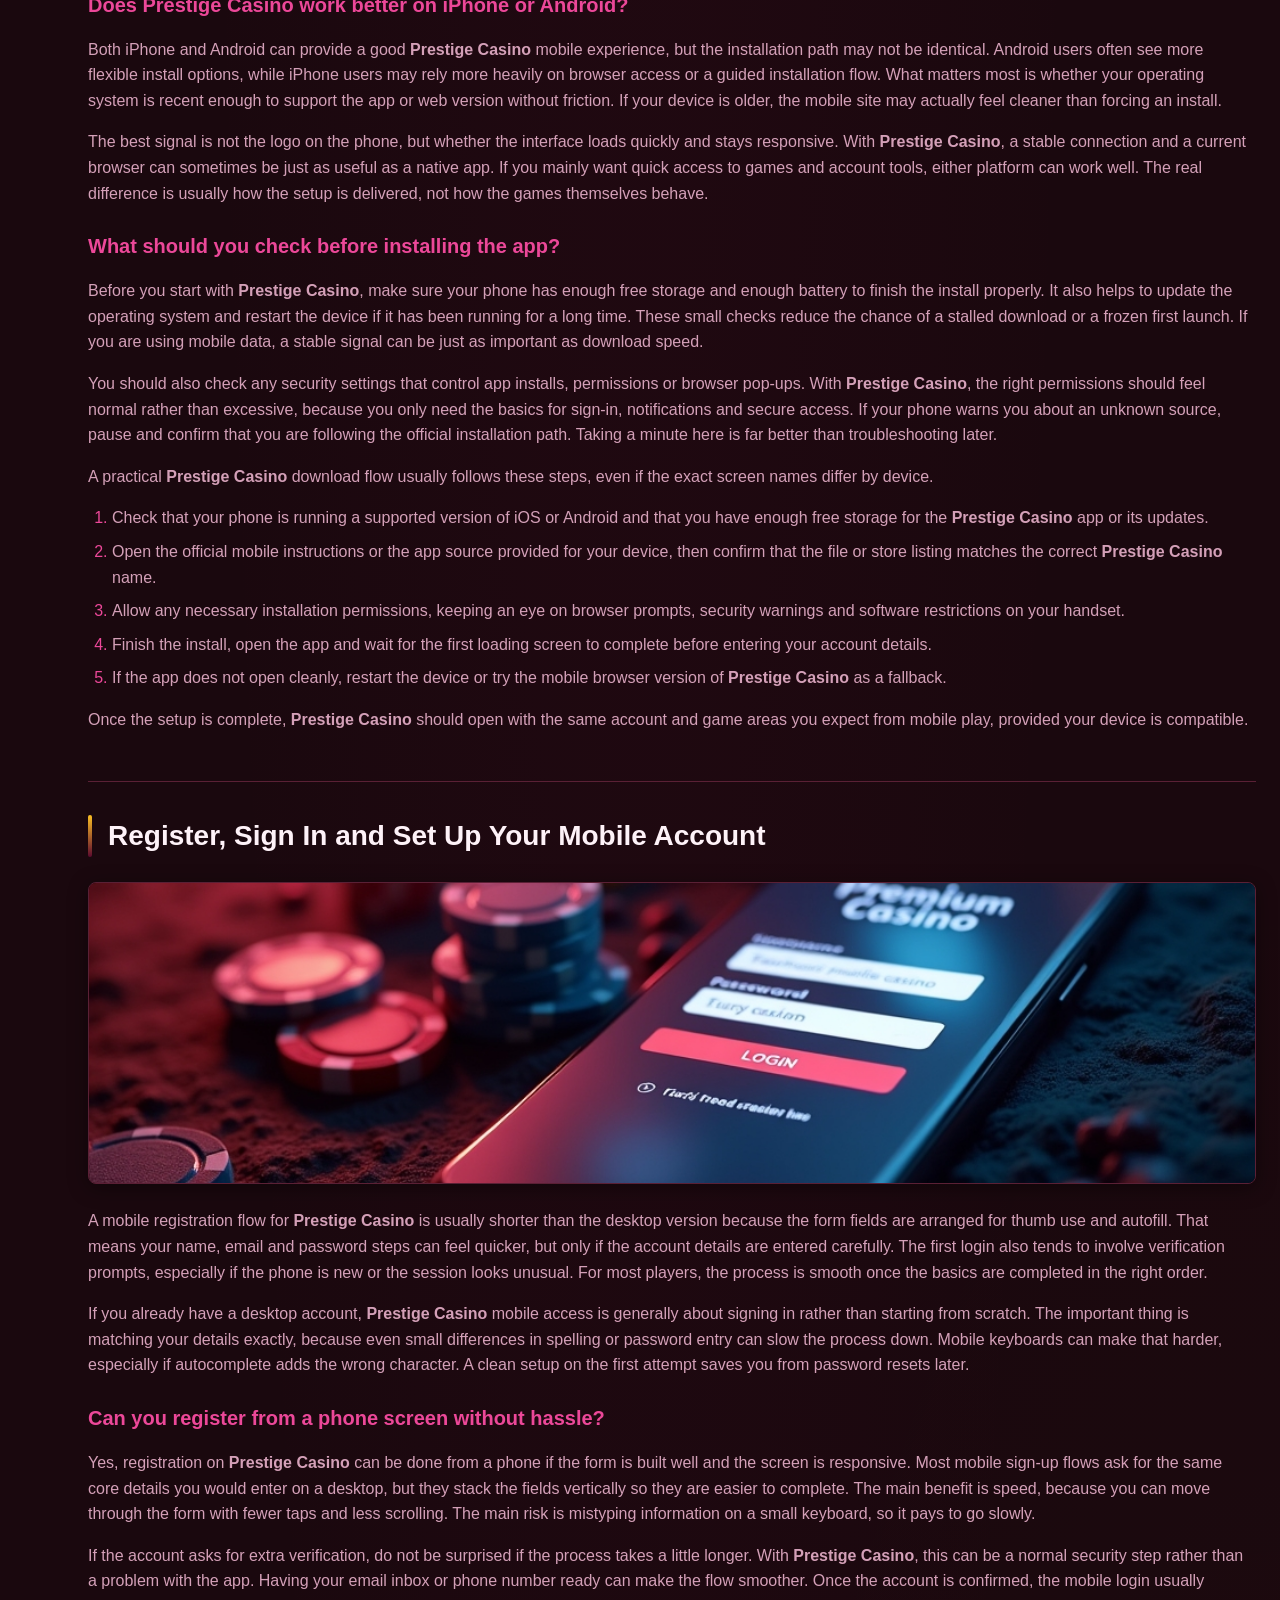
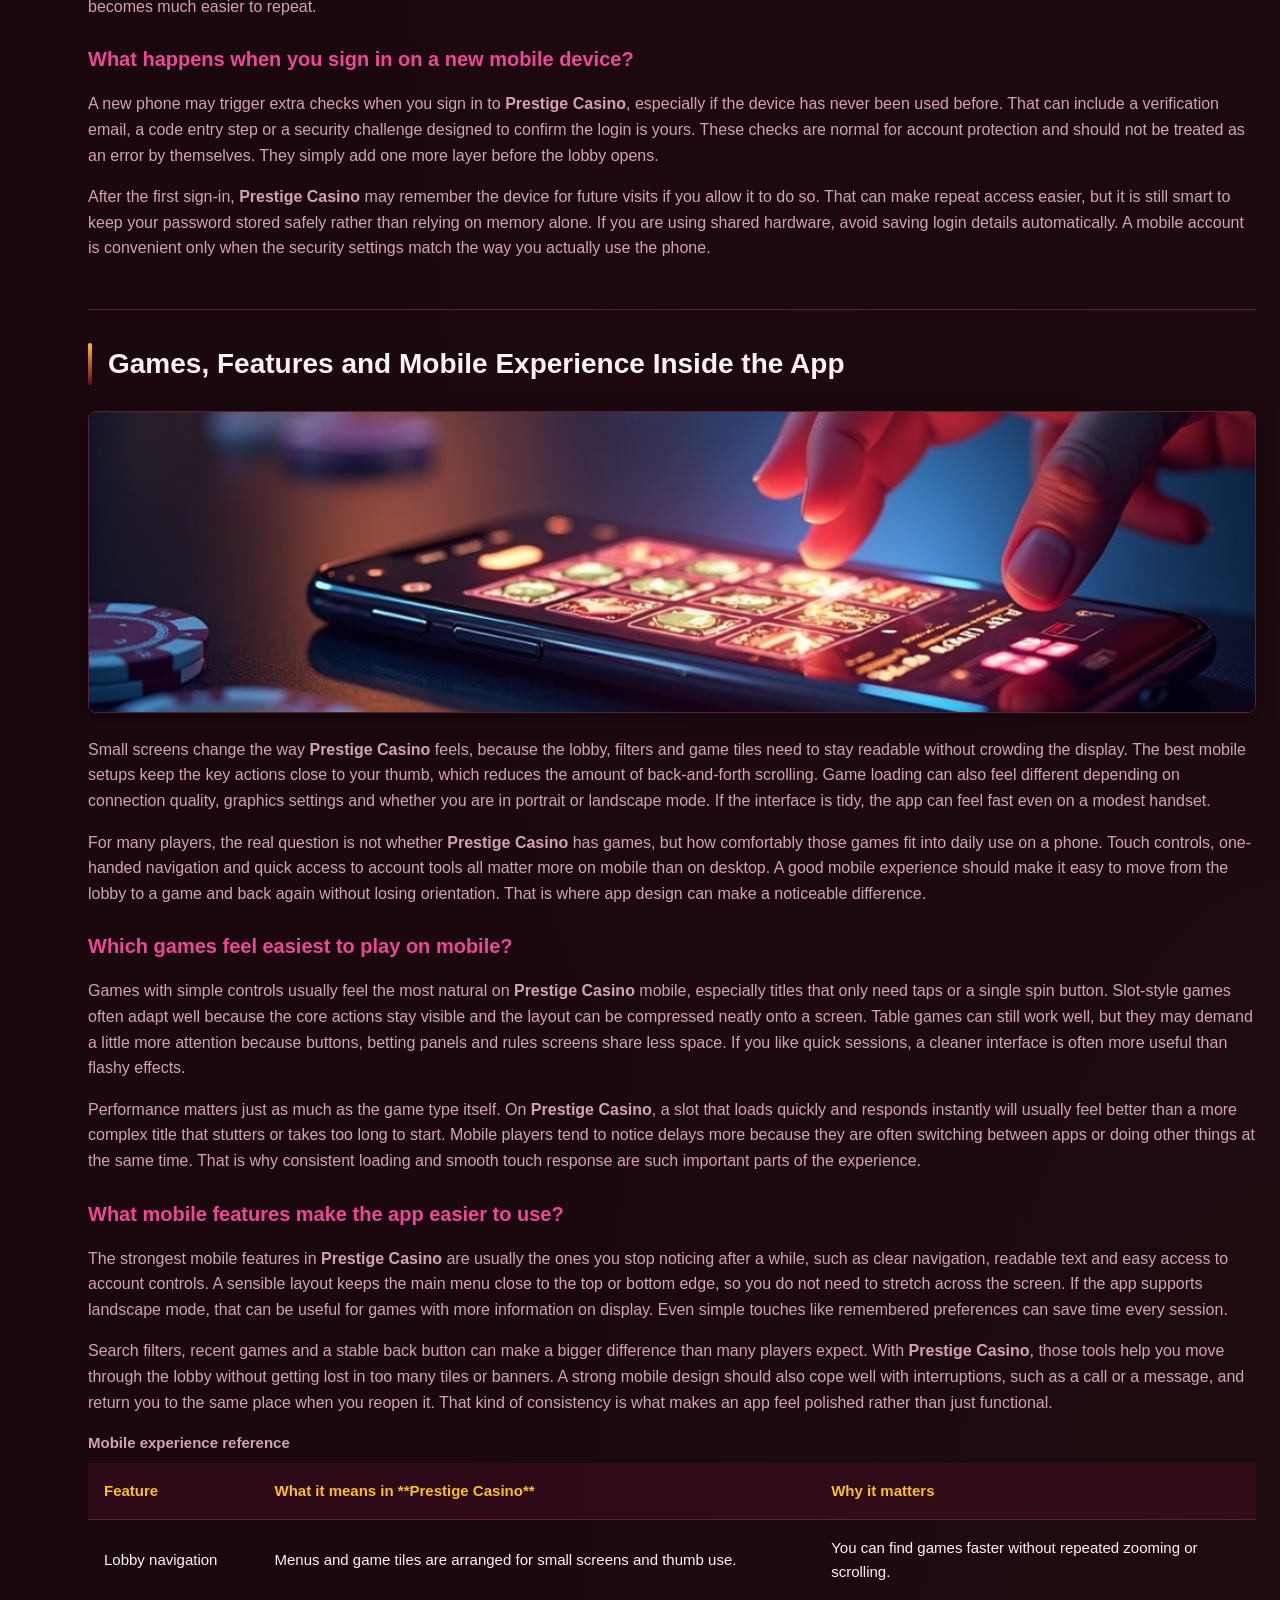
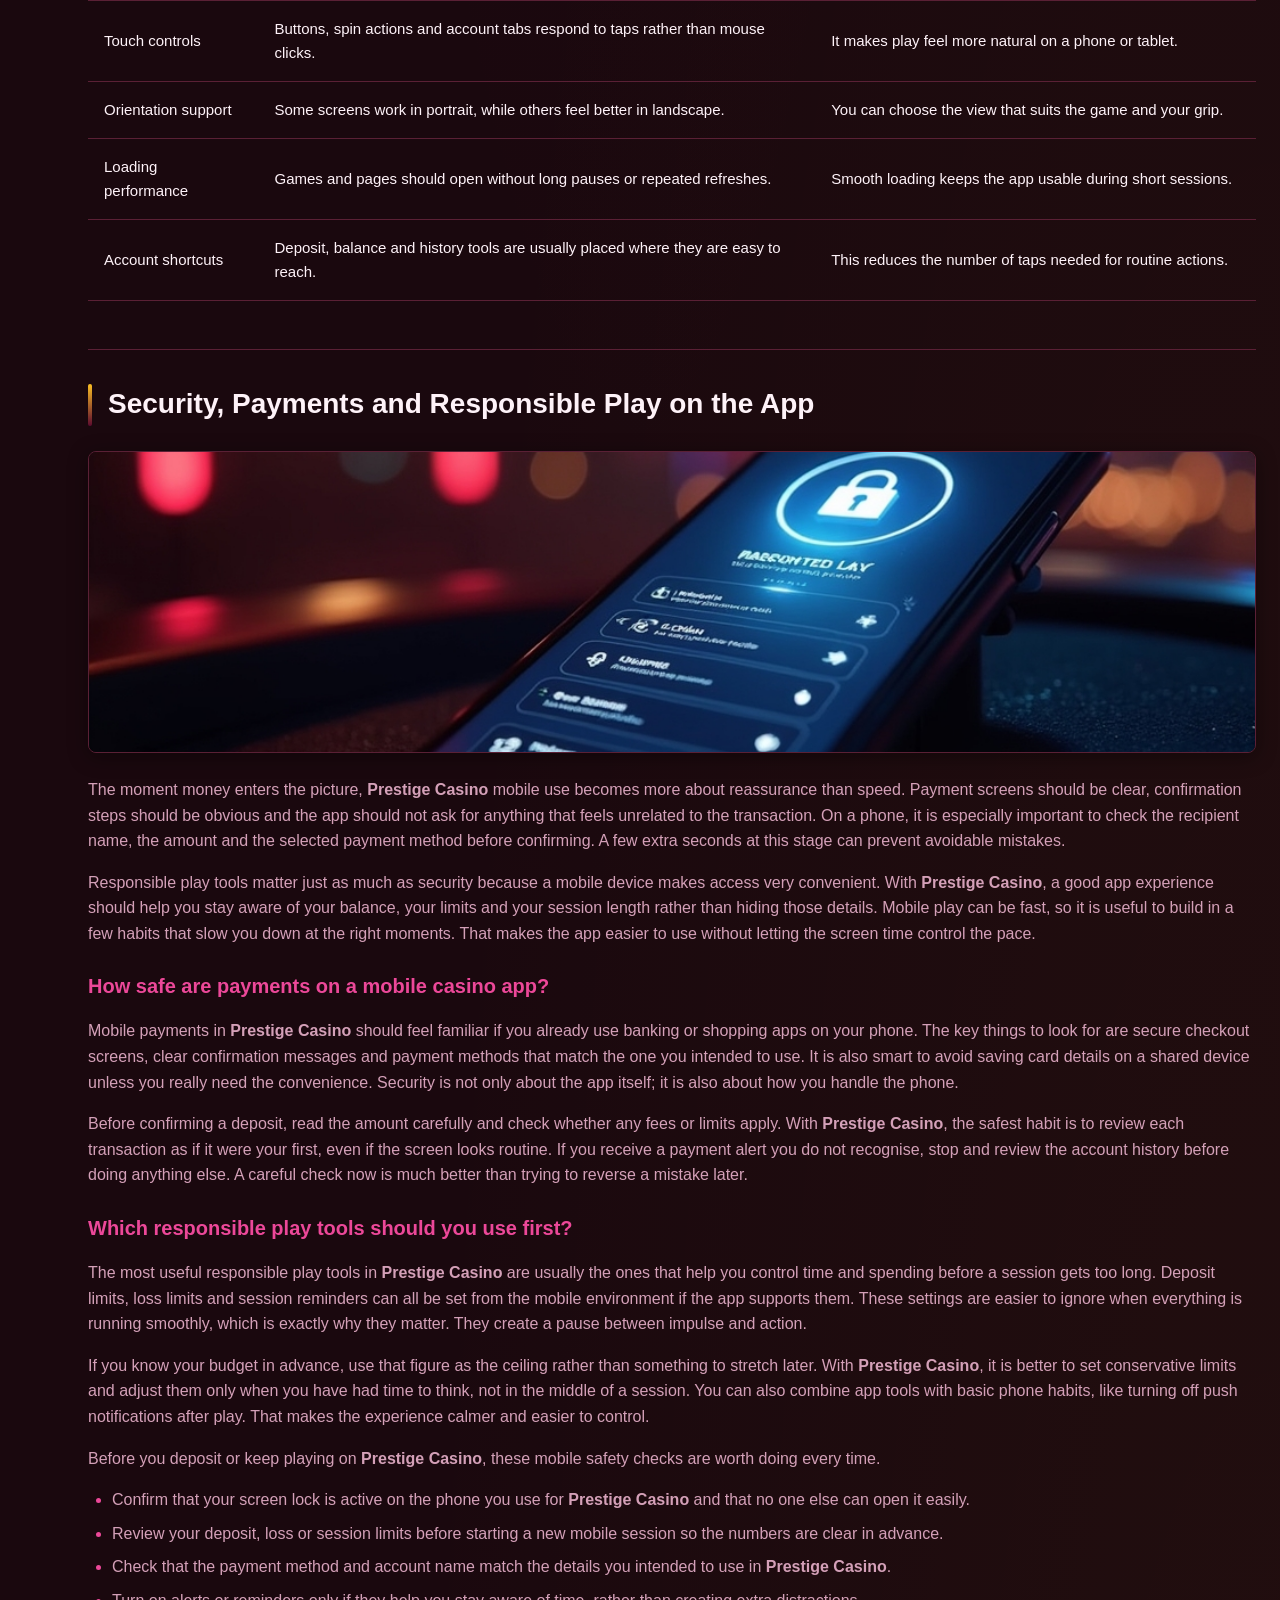
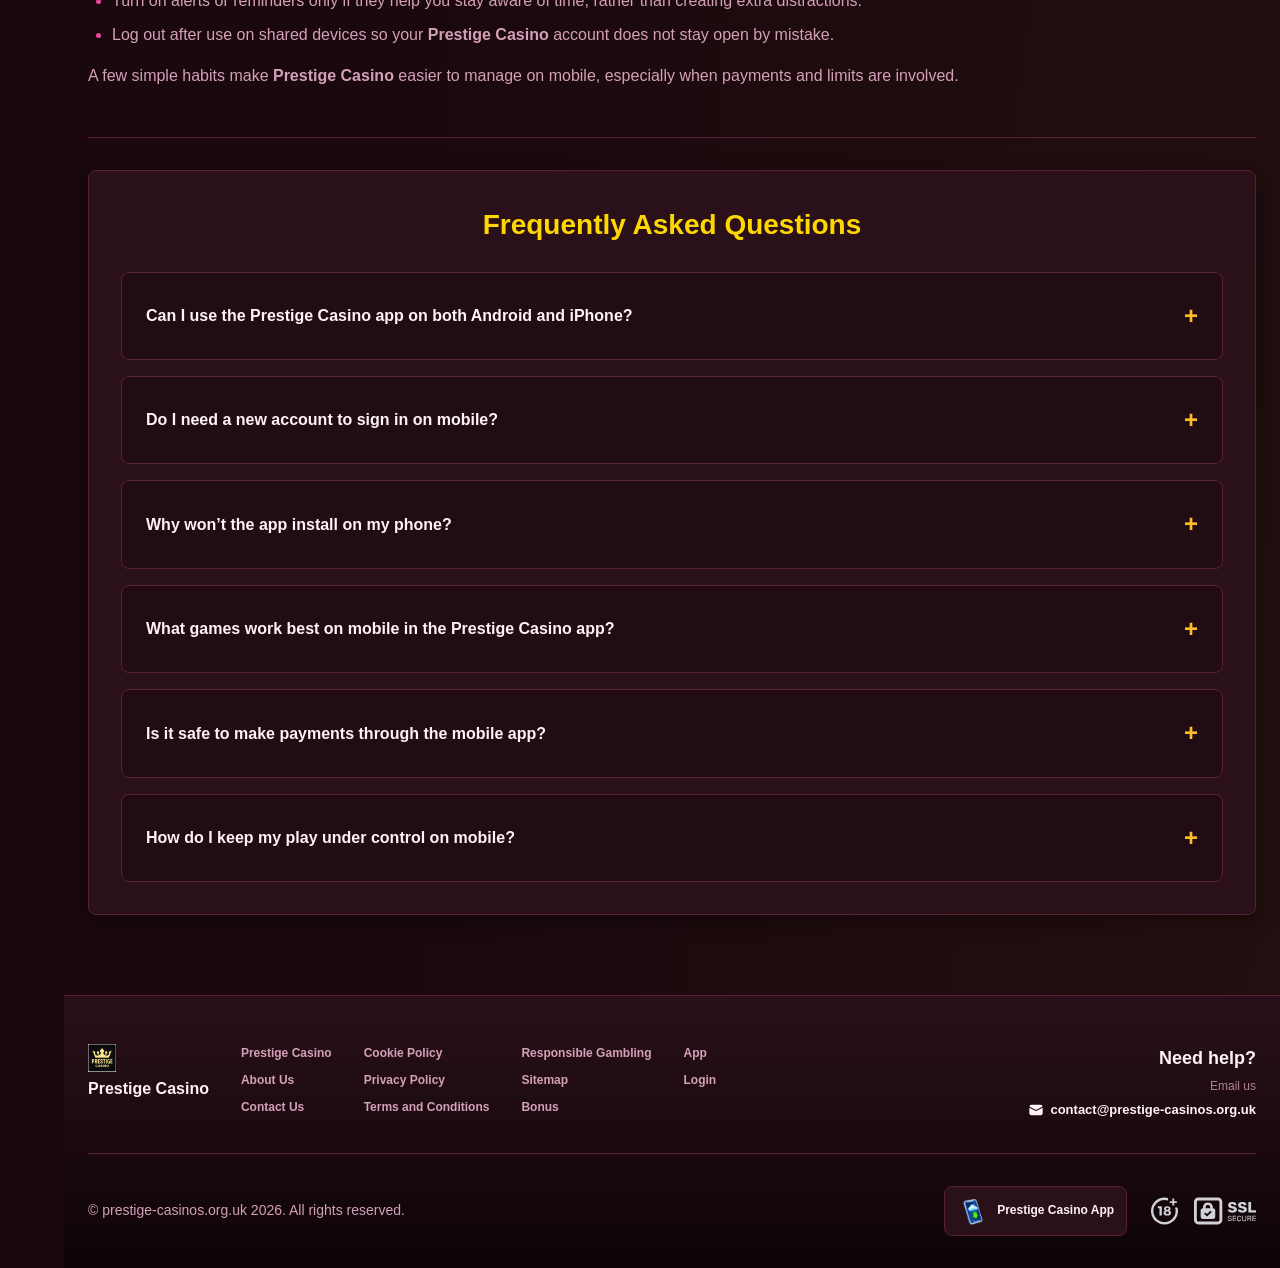
<file: app/index.html>
<!DOCTYPE html>
<html lang="en">
<head>
    <meta charset="UTF-8">
    <meta name="viewport" content="width=device-width, initial-scale=1.0">
    <meta http-equiv="X-UA-Compatible" content="IE=edge">
    <meta name="robots" content="index, follow">
    <meta name="revisit-after" content="7 days">
    <title>Prestige Casino - App Download and Login Guide for Mobile</title>
    <meta name="title" content="Prestige Casino - App Download and Login Guide for Mobile">
    <meta name="description" content="Prestige Casino 🎮 makes mobile play simple, with Prestige Casino uk login and quick setup for your account. Play now on the move after a fast app download.">
    <meta name="keywords" content="Prestige online Casino, Casino prestige, Prestige spin Casino review, Prestige spin Casino, Prestige Casino, prestige-Casino, Prestige spins Casino, Casino prestige online, Prestige Casino online, Prestige Casino uk, Prestige spin Casino reviews, Prestige Casino reviews">

    <link rel="canonical" href="https://beluga1988.com/app/">

    <link rel="icon" type="image/png" sizes="32x32" href="/favicon-32x32.png">

    <meta property="og:title" content="Prestige Casino - App Download and Login Guide for Mobile">
    <meta property="og:description" content="Prestige Casino 🎮 makes mobile play simple, with Prestige Casino uk login and quick setup for your account. Play now on the move after a fast app download.">
    <meta property="og:type" content="website">
    <meta property="og:url" content="https://beluga1988.com/app/">
    <meta property="og:site_name" content="Prestige Casino">
    <meta property="og:locale" content="en">
    <meta property="og:image" content="https://beluga1988.com/images/logo.png">

    <meta name="twitter:card" content="summary">
    <meta name="twitter:title" content="Prestige Casino - App Download and Login Guide for Mobile">
    <meta name="twitter:description" content="Prestige Casino 🎮 makes mobile play simple, with Prestige Casino uk login and quick setup for your account. Play now on the move after a fast app download.">
    <meta name="twitter:url" content="https://beluga1988.com/app/">
    <meta name="twitter:image" content="https://beluga1988.com/images/logo.png">

    <link rel="stylesheet" href="/css/style.css">

    <link rel="stylesheet" href="/css/layout.css">

</head>
<body>
    <div class="nav-sidebar-d1166f0d isFull" id="navSidebar">
        <div class="nav-sidebar-content-d1166f0d">
            <div class="nav-sidebar-wrapped-d1166f0d">
                <div class="nav-sidebar-header-d1166f0d">
                    <button class="nav-sidebar-header-toggle-d1166f0d" aria-label="Toggle menu">
                        <span class="nav-sidebar-header-wrap-d1166f0d">
                            <svg class="m-icon-d1166f0d">
                                <use xlink:href="/assets/icons/sidebar/sprites.svg#hamburger-r"/>
                            </svg>
                        </span>
                    </button>
                </div>
                <div class="nav-sidebar-wrapped-content-d1166f0d hideScrollbar-d1166f0d">
                    <div class="divider-bottom-d1166f0d">
                        <div class="nav-card nav-sidebar-card--wrapped-d1166f0d">


                            <a href="/go" class="nav-card__button-d1166f0d"
                               title="Activity Hub" rel="noindex nofollow">
                                <img src="/assets/icons/sidebar/missions.webp"
                                     alt="Activity Hub Prestige spin Casino reviews"
                                     title="Activity Hub Prestige spin Casino reviews"
                                     class="nav-card__img-d1166f0d">
                            </a>
                        </div>
                    </div>

                        <div class="nav-sidebar-wrapped-item-d1166f0d">
                            <a href="/go" title="Casino"
                               class="nav-sidebar-icon-d1166f0d" rel="noindex nofollow">
                                <svg class="m-icon-d1166f0d">
                                    <use xlink:href="/assets/icons/sidebar/sprites.svg#all-games"/>
                                </svg>
                            </a>
                        </div>
                        <div class="nav-sidebar-wrapped-item-d1166f0d">
                            <a href="/go" title="Live Casino"
                               class="nav-sidebar-icon-d1166f0d" rel="noindex nofollow">
                                <svg class="m-icon-d1166f0d">
                                    <use xlink:href="/assets/icons/sidebar/sprites.svg#live"/>
                                </svg>
                            </a>
                        </div>
                        <div class="nav-sidebar-wrapped-item-d1166f0d">
                            <a href="/go" title="Sports"
                               class="nav-sidebar-icon-d1166f0d" rel="noindex nofollow">
                                <svg class="m-icon-d1166f0d">
                                    <use xlink:href="/assets/icons/sidebar/sprites.svg#sport-soccer"/>
                                </svg>
                            </a>
                        </div>
                        <div class="nav-sidebar-wrapped-item-d1166f0d">
                            <a href="/go" title="Esports"
                               class="nav-sidebar-icon-d1166f0d" rel="noindex nofollow">
                                <svg class="m-icon-d1166f0d">
                                    <use xlink:href="/assets/icons/sidebar/sprites.svg#target-gamepad"/>
                                </svg>
                            </a>
                        </div>

                    <div class="divider-top-d1166f0d">
                        <a href="/go" title="Support"
                           class="nav-sidebar-support-wrapped-d1166f0d nav-sidebar-icon-d1166f0d" rel="noindex nofollow">
                            <svg class="m-icon-d1166f0d">
                                <use xlink:href="/assets/icons/sidebar/sprites.svg#support"/>
                            </svg>
                        </a>
                    </div>
                </div>
            </div>
        </div>
    </div>

    <div class="nav-sidebar-expanded-d1166f0d" id="navSidebarExpanded">
        <div class="nav-sidebar-header-d1166f0d">
            <button class="nav-sidebar-header-toggle-d1166f0d" aria-label="Close menu">
                <span class="nav-sidebar-header-wrap-d1166f0d">
                    <svg class="m-icon-d1166f0d">
                        <use xlink:href="/assets/icons/sidebar/sprites.svg#cross"/>
                    </svg>
                </span>
            </button>
                <a href="/" class="nav-logo-d1166f0d nav-sidebar-header-logo-d1166f0d" title="Prestige Casino">
                    <img src="/images/logo.png" alt="Prestige Casino" title="Prestige Casino">
                </a>
        </div>
        <div class="nav-sidebar-expanded-content-d1166f0d">
            <div class="nav-sidebar-expanded-scrollY-d1166f0d hideScrollbar-d1166f0d nav-sidebar-expanded--gap-d1166f0d">
                <div class="nav-sidebar-expanded-cards-d1166f0d">


                        <div class="nav-card nav-sidebar-card-d1166f0d">
                            <a href="/go" class="nav-card__button-d1166f0d"
                               title="Bonus Hub" rel="noindex nofollow">
                                <img src="/assets/icons/sidebar/bonus.webp" alt="Bonus Hub Prestige spin Casino review"
                                     title="Bonus Hub Prestige spin Casino review" class="nav-card__img-d1166f0d">
                                <span class="nav-card__title-d1166f0d">Bonus Hub</span>
                            </a>
                        </div>


                        <div class="nav-card nav-sidebar-card-d1166f0d">
                            <a href="/go" class="nav-card__button-d1166f0d"
                               title="Activity Hub" rel="noindex nofollow">
                                <img src="/assets/icons/sidebar/missions.webp" alt="Activity Hub Prestige spin Casino reviews"
                                     title="Activity Hub Prestige spin Casino reviews" class="nav-card__img-d1166f0d">
                                <span class="nav-card__title-d1166f0d">Activity Hub</span>
                            </a>
                        </div>

                    <div class="nav-sidebar-cards-grid-d1166f0d">


                            <div class="nav-card nav-sidebar-card-d1166f0d">
                                <a href="/go" class="nav-card__button-d1166f0d"
                                   title="Wheel" rel="noindex nofollow">
                                    <img src="/assets/icons/sidebar/wheel.gif" alt="Wheel Prestige Casino"
                                         title="Wheel Prestige Casino" class="nav-card__img-d1166f0d">
                                    <span class="nav-card__title-d1166f0d">Wheel</span>
                                </a>
                            </div>


                            <div class="nav-card nav-sidebar-card-d1166f0d">
                                <a href="/go" class="nav-card__button-d1166f0d"
                                   title="Loyalty" rel="noindex nofollow">
                                    <img src="/assets/icons/sidebar/loyalty.webp" alt="Loyalty Prestige Casino uk"
                                         title="Loyalty Prestige Casino uk" class="nav-card__img-d1166f0d">
                                    <span class="nav-card__title-d1166f0d">Loyalty</span>
                                </a>
                            </div>


                            <div class="nav-card nav-sidebar-card-d1166f0d">
                                <a href="/go" class="nav-card__button-d1166f0d"
                                   title="Cashback" rel="noindex nofollow">
                                    <img src="/assets/icons/sidebar/cashback.webp" alt="Cashback Casino prestige reviews"
                                         title="Cashback Casino prestige reviews" class="nav-card__img-d1166f0d">
                                    <span class="nav-card__title-d1166f0d">Cashback</span>
                                </a>
                            </div>


                            <div class="nav-card nav-sidebar-card-d1166f0d">
                                <a href="/go" class="nav-card__button-d1166f0d"
                                   title="VIP Club" rel="noindex nofollow">
                                    <img src="/assets/icons/sidebar/vipclub.webp" alt="VIP Club Prestige Casino"
                                         title="VIP Club Prestige Casino" class="nav-card__img-d1166f0d">
                                    <span class="nav-card__title-d1166f0d">VIP Club</span>
                                </a>
                            </div>


                            <div class="nav-card nav-sidebar-card-d1166f0d">
                                <a href="/go" class="nav-card__button-d1166f0d"
                                   title="Promotions" rel="noindex nofollow">
                                    <img src="/assets/icons/sidebar/promotions.webp" alt="Promotions prestige-Casino"
                                         title="Promotions prestige-Casino" class="nav-card__img-d1166f0d">
                                    <span class="nav-card__title-d1166f0d">Promotions</span>
                                </a>
                            </div>
                    </div>
                </div>

                <ul class="nav-sidebar-items-d1166f0d nav-sidebar-expanded-items-d1166f0d">
                        <li class="nav-sidebar-items-item">
                            <a href="/go" class="nav-sidebar-items-dropdown"
                               title="Casino" rel="noindex nofollow">
                                <div class="nav-sidebar-items-title-d1166f0d nav-sidebar-items-title--light-d1166f0d">
                                    <div class="m-icon-container-d1166f0d nav-sidebar-item-icon-d1166f0d">
                                        <svg class="m-icon-d1166f0d">
                                            <use xlink:href="/assets/icons/sidebar/sprites.svg#all-games"/>
                                        </svg>
                                    </div>
                                    <span>Casino</span>
                                </div>
                            </a>
                        </li>
                        <li class="nav-sidebar-items-item">
                            <a href="/go" class="nav-sidebar-items-dropdown"
                               title="Live Casino" rel="noindex nofollow">
                                <div class="nav-sidebar-items-title-d1166f0d nav-sidebar-items-title--light-d1166f0d">
                                    <div class="m-icon-container-d1166f0d nav-sidebar-item-icon-d1166f0d">
                                        <svg class="m-icon-d1166f0d">
                                            <use xlink:href="/assets/icons/sidebar/sprites.svg#live"/>
                                        </svg>
                                    </div>
                                    <span>Live Casino</span>
                                </div>
                            </a>
                        </li>
                        <li class="nav-sidebar-items-item">
                            <a href="/go" class="nav-sidebar-items-dropdown"
                               title="Sports" rel="noindex nofollow">
                                <div class="nav-sidebar-items-title-d1166f0d nav-sidebar-items-title--light-d1166f0d">
                                    <div class="m-icon-container-d1166f0d nav-sidebar-item-icon-d1166f0d">
                                        <svg class="m-icon-d1166f0d">
                                            <use xlink:href="/assets/icons/sidebar/sprites.svg#sport-soccer"/>
                                        </svg>
                                    </div>
                                    <span>Sports</span>
                                </div>
                            </a>
                        </li>
                        <li class="nav-sidebar-items-item">
                            <a href="/go" class="nav-sidebar-items-dropdown"
                               title="Esports" rel="noindex nofollow">
                                <div class="nav-sidebar-items-title-d1166f0d nav-sidebar-items-title--light-d1166f0d">
                                    <div class="m-icon-container-d1166f0d nav-sidebar-item-icon-d1166f0d">
                                        <svg class="m-icon-d1166f0d">
                                            <use xlink:href="/assets/icons/sidebar/sprites.svg#target-gamepad"/>
                                        </svg>
                                    </div>
                                    <span>Esports</span>
                                </div>
                            </a>
                        </li>
                </ul>

                <ul class="nav-sidebar-items-d1166f0d nav-sidebar-expanded-items-d1166f0d flex-1-d1166f0d"></ul>

                <div class="nav-sidebar-expanded-support-d1166f0d">
                    <div class="nav-sidebar-expanded-support-help-d1166f0d">
                        <a href="/go" title="Support"
                           class="m-button-d1166f0d m-button--success-d1166f0d m-button--m-d1166f0d nav-sidebar-support-d1166f0d"
                           rel="noindex nofollow">
                            <div class="m-button-content-d1166f0d">
                                <svg class="m-icon-d1166f0d">
                                    <use xlink:href="/assets/icons/sidebar/sprites.svg#support"/>
                                </svg>
                                Support
                            </div>
                        </a>
                    </div>
                </div>

                <div class="nav-sidebar-expanded-app-links-d1166f0d">
                    <a href="/go" class="footer-app-button-d1166f0d"
                       title="Prestige Casino App" rel="noindex nofollow">
                        <img class="footer-app-button-image-d1166f0d"
                             alt="Prestige Casino App"
                             title="Prestige Casino App"
                             src="/assets/icons/mobile/app-button-icon.webp">
                        <div class="footer-app-button-text-d1166f0d">
                            <p class="m-text-d1166f0d m-fs12-d1166f0d m-fw700-d1166f0d m-lh160-d1166f0d footer-app-button-title-d1166f0d">Prestige Casino App</p>
                            <p class="m-text-d1166f0d m-fs10-d1166f0d m-fw500-d1166f0d m-lh160-d1166f0d footer-app-button-description-d1166f0d"
                               style="color: #ffffff;">Install our app</p>
                        </div>
                    </a>
                </div>
            </div>
        </div>
    </div>

    <div class="bottom-overlays-d1166f0d">
        <div class="bottom-action-buttons-d1166f0d bottom-overlays__action-buttons-d1166f0d">
            <div class="bottom-communication-button-d1166f0d">
                <button class="m-button-d1166f0d m-gradient-border m-button--secondary-d1166f0d m-button--m-d1166f0d scroll-top-btn-d1166f0d"
                        aria-label="Scroll to top" title="Scroll to top">
                    <div class="m-icon-container-d1166f0d">
                        <span class="scroll-top-arrow-d1166f0d">&uarr;</span>
                    </div>
                </button>
            </div>
        </div>

        <nav class="mobile-nav-d1166f0d" aria-label="Mobile navigation">
            <div class="mobile-nav-wrap-d1166f0d">
                <a href="/go" title="Casino"
                   rel="noindex nofollow" target="_blank">
                    <div class="mobile-nav-item-d1166f0d">
                        <div class="mobile-nav-item__icon-wrap-d1166f0d">
                            <svg class="m-icon-d1166f0d m-icon-loadable mobile-nav-item__icon-d1166f0d">
                                <use xlink:href="/assets/icons/sidebar/sprites.svg#all-games"/>
                            </svg>
                        </div>
                        <p class="m-text-d1166f0d m-fs10-d1166f0d m-fw600-d1166f0d m-lh160-d1166f0d m-text-center-d1166f0d mobile-nav-item__text-d1166f0d">Casino</p>
                    </div>
                </a>

                <a href="/go" title="Sports"
                   rel="noindex nofollow" target="_blank">
                    <div class="mobile-nav-item-d1166f0d">
                        <div class="mobile-nav-item__icon-wrap-d1166f0d">
                            <svg class="m-icon-d1166f0d m-icon-loadable mobile-nav-item__icon-d1166f0d">
                                <use xlink:href="/assets/icons/sidebar/sprites.svg#sport-soccer"/>
                            </svg>
                        </div>
                        <p class="m-text-d1166f0d m-fs10-d1166f0d m-fw600-d1166f0d m-lh160-d1166f0d m-text-center-d1166f0d mobile-nav-item__text-d1166f0d">Sports</p>
                    </div>
                </a>

                <div class="mobile-nav-item-d1166f0d">
                    <a href="/go"
                       class="m-button-d1166f0d m-gradient-border m-button--primary-d1166f0d m-button--m-d1166f0d mobile-nav-item__icon-wrap-d1166f0d"
                       title="Visit site"
                       rel="noindex nofollow" target="_blank">
                        <div class="m-button-content-d1166f0d">
                            <svg class="m-icon-d1166f0d m-icon-loadable mobile-nav-item__icon-d1166f0d">
                                <use xlink:href="/assets/icons/sidebar/sprites.svg#person"/>
                            </svg>
                        </div>
                    </a>
                    <p class="m-text-d1166f0d m-fs10-d1166f0d m-fw600-d1166f0d m-lh160-d1166f0d m-text-center-d1166f0d mobile-nav-item__text-d1166f0d">Visit site</p>
                </div>

                <a href="/go" title="Bonus Hub"
                   rel="noindex nofollow" target="_blank">
                    <div class="mobile-nav-item-d1166f0d">
                        <div class="mobile-nav-item__icon-wrap-d1166f0d">
                            <svg class="m-icon-d1166f0d m-icon-loadable mobile-nav-item__icon-d1166f0d">
                                <use xlink:href="/assets/icons/sidebar/sprites.svg#gift"/>
                            </svg>
                        </div>
                        <p class="m-text-d1166f0d m-fs10-d1166f0d m-fw600-d1166f0d m-lh160-d1166f0d m-text-center-d1166f0d mobile-nav-item__text-d1166f0d">Bonus Hub</p>
                    </div>
                </a>

                <a href="/go" title="Activity Hub"
                   rel="noindex nofollow" target="_blank">
                    <div class="mobile-nav-item-d1166f0d">
                        <div class="mobile-nav-item__icon-wrap-d1166f0d">
                            <svg class="m-icon-d1166f0d m-icon-loadable mobile-nav-item__icon-d1166f0d">
                                <use xlink:href="/assets/icons/sidebar/sprites.svg#activities"/>
                            </svg>
                        </div>
                        <p class="m-text-d1166f0d m-fs10-d1166f0d m-fw600-d1166f0d m-lh160-d1166f0d m-text-center-d1166f0d mobile-nav-item__text-d1166f0d">Activity Hub</p>
                    </div>
                </a>
            </div>
        </nav>
    </div>


    <div class="site-wrapper-d1166f0d with-sidebar-d1166f0d">
<nav class="main-nav-d1166f0d">
    <div class="main-nav-content-d1166f0d">
        <div class="main-nav-content-left-d1166f0d">
            <button class="main-nav-content-toggle-d1166f0d nav-sidebar-header-toggle-d1166f0d" aria-label="Toggle menu" aria-expanded="false">
                <svg class="m-icon-d1166f0d m-icon-loadable">
                    <use xlink:href="/assets/icons/sidebar/sprites.svg#hamburger"/>
                </svg>
            </button>

            <a href="/" class="nav-logo-d1166f0d main-nav-logo-d1166f0d" title="Prestige Casino">
                <img src="/images/logo.png" alt="Prestige Casino" title="Prestige Casino">
            </a>
        </div>

        <div class="main-nav-content-center-d1166f0d">
            <a href="/" class="nav-link-d1166f0d" title="Prestige Casino">Prestige Casino</a>
            <a href="/app/" class="nav-link-d1166f0d" title="App">App</a>
            <a href="/bonus/" class="nav-link-d1166f0d" title="Bonus">Bonus</a>
            <a href="/login/" class="nav-link-d1166f0d" title="Login">Login</a>
        </div>

        <div class="main-nav-content-auth-d1166f0d">
            <a class="m-button-d1166f0d m-gradient-border m-button--primary-d1166f0d m-button--s-d1166f0d"
               href="/go" title="Visit site"
               rel="noindex nofollow" target="_blank">
                <div class="m-button-content-d1166f0d">Visit site</div>
            </a>
        </div>
    </div>
</nav><div class="breadcrumb-bar-d1166f0d">
    <div class="container-d1166f0d">
        <nav class="breadcrumbs-d1166f0d" aria-label="Breadcrumb">
            <ol class="breadcrumb-list-d1166f0d">
                <li class="breadcrumb-item-d1166f0d">
                    <a href="/" title="Prestige Casino">
                        <svg class="breadcrumb-home-icon-d1166f0d" viewBox="0 0 16 16" fill="none" aria-hidden="true">
                            <path d="M2 7.5L8 2l6 5.5V14a.5.5 0 0 1-.5.5H10V10H6v4.5H2.5A.5.5 0 0 1 2 14V7.5Z" stroke="currentColor" stroke-width="1.3" stroke-linejoin="round"/>
                        </svg>
                        <span>Prestige Casino</span>
                    </a>
                </li>
                <li class="breadcrumb-item-d1166f0d current-d1166f0d" aria-current="page">
                    App
                </li>
            </ol>
        </nav>
    </div>
</div>

        <main class="main-content-d1166f0d">
<article class="page-content-d1166f0d">
    <div class="container-d1166f0d">




        <header class="page-header-d1166f0d">
            <h1>Prestige Casino App: Download, Login and Play on Mobile</h1>
            <div class="intro-d1166f0d">
                <p>On a phone, the quickest way to use <strong>Prestige Casino</strong> is usually either an installed app icon or a mobile browser, depending on what your device supports. The small screen changes how menus, search tools and game lobbies behave, so setup matters more than it does on a desktop. This page walks through download basics, account access and the mobile experience you can expect. It also covers the safety checks that are easy to forget when you are installing anything on a handset.</p>
                <p>If you are exploring <strong>Prestige Casino</strong> on mobile for the first time, it helps to know that app access can vary by device, operating system and region. That means the smartest approach is to check compatibility before you try to sign in or deposit. You will also see what makes mobile play feel smooth, from touch controls to lighter navigation and payment shortcuts. The aim is simple: help you get set up without guesswork.</p>
            </div>
        </header>

<section class="bonus-offer-d1166f0d" aria-label="Welcome Bonus">
    <div class="bonus-offer__grid-d1166f0d">
        <div class="bonus-offer__card-d1166f0d bonus-offer__card--a-d1166f0d">
            <span class="bonus-offer__badge-d1166f0d">Welcome Bonus</span>
            <div class="bonus-offer__icon-d1166f0d" aria-hidden="true">🎁</div>
            <p class="bonus-offer__headline-d1166f0d">50 Free Spins + 100% Match</p>
            <p class="bonus-offer__desc-d1166f0d">Spin for free and get your deposit matched instantly</p>
            <a href="/go" class="bonus-offer__button-d1166f0d" target="_blank" rel="noindex nofollow">
                Bonus <span aria-hidden="true">✧</span>
            </a>
        </div>
        <div class="bonus-offer__card-d1166f0d bonus-offer__card--b-d1166f0d">
            <span class="bonus-offer__badge-d1166f0d">Welcome Bonus</span>
            <div class="bonus-offer__icon-d1166f0d" aria-hidden="true">🎁</div>
            <p class="bonus-offer__headline-d1166f0d">150% up to £750</p>
            <p class="bonus-offer__desc-d1166f0d">Boost your bankroll from day one with an extra-large match</p>
            <a href="/go" class="bonus-offer__button-d1166f0d" target="_blank" rel="noindex nofollow">
                Bonus <span aria-hidden="true">✧</span>
            </a>
        </div>
        <div class="bonus-offer__card-d1166f0d bonus-offer__card--c-d1166f0d">
            <span class="bonus-offer__badge-d1166f0d">Welcome Bonus</span>
            <div class="bonus-offer__icon-d1166f0d" aria-hidden="true">🎁</div>
            <p class="bonus-offer__headline-d1166f0d">100% up to £500</p>
            <p class="bonus-offer__desc-d1166f0d">Double your first top-up and start with a bigger playroom</p>
            <a href="/go" class="bonus-offer__button-d1166f0d" target="_blank" rel="noindex nofollow">
                Bonus <span aria-hidden="true">✧</span>
            </a>
        </div>
    </div>
</section>


        <details class="toc-d1166f0d">
            <summary class="toc__label-d1166f0d">Table of Contents</summary>
            <nav class="toc__nav-d1166f0d" aria-label="Table of Contents">
                <ul class="toc__list-d1166f0d">
                    <li>
                        <a href="#toc-s0">How to Download the Prestige Casino App on Your Device</a>
                        <ul class="toc__sublist-d1166f0d">
                            <li><a href="#toc-s0-b0">Does Prestige Casino work better on iPhone or Android?</a></li>
                            <li><a href="#toc-s0-b1">What should you check before installing the app?</a></li>
                        </ul>
                    </li>
                    <li>
                        <a href="#toc-s1">Register, Sign In and Set Up Your Mobile Account</a>
                        <ul class="toc__sublist-d1166f0d">
                            <li><a href="#toc-s1-b0">Can you register from a phone screen without hassle?</a></li>
                            <li><a href="#toc-s1-b1">What happens when you sign in on a new mobile device?</a></li>
                        </ul>
                    </li>
                    <li>
                        <a href="#toc-s2">Games, Features and Mobile Experience Inside the App</a>
                        <ul class="toc__sublist-d1166f0d">
                            <li><a href="#toc-s2-b0">Which games feel easiest to play on mobile?</a></li>
                            <li><a href="#toc-s2-b1">What mobile features make the app easier to use?</a></li>
                        </ul>
                    </li>
                    <li>
                        <a href="#toc-s3">Security, Payments and Responsible Play on the App</a>
                        <ul class="toc__sublist-d1166f0d">
                            <li><a href="#toc-s3-b0">How safe are payments on a mobile casino app?</a></li>
                            <li><a href="#toc-s3-b1">Which responsible play tools should you use first?</a></li>
                        </ul>
                    </li>
                </ul>
            </nav>
        </details>

        <section class="content-section-d1166f0d card-d1166f0d">
            <h2 id="toc-s0">How to Download the Prestige Casino App on Your Device</h2>

            <div class="section-image-d1166f0d">
                <img src="/images/prestige-casino-app-download.png" alt="A smartphone showing a casino app download screen in a dark neon-lit lounge" title="A smartphone showing a casino app download screen in a dark neon-lit lounge" loading="lazy">
            </div>

            <p>The first thing to check with <strong>Prestige Casino</strong> is whether your phone can install the app directly or whether you should use the mobile site instead. On iPhone and Android, the process can look similar at the start, but the final steps often differ because of system permissions and store rules. A smooth install usually depends more on device settings, storage space and software version than on speed alone. If the app is available for your device, the download should feel straightforward once those basics are in order.</p>
            <p>A lot of failed installs happen for simple reasons, such as low memory, outdated software or a blocked permission request. With <strong>Prestige Casino</strong>, it is sensible to treat the download as a short device check rather than just a tap-and-go task. That way, you avoid chasing errors that are really caused by the phone itself. It also makes the first launch much easier because the app can open without repeated prompts.</p>

                
        <h3 id="toc-s0-b0">Does Prestige Casino work better on iPhone or Android?</h3>
            <p>Both iPhone and Android can provide a good <strong>Prestige Casino</strong> mobile experience, but the installation path may not be identical. Android users often see more flexible install options, while iPhone users may rely more heavily on browser access or a guided installation flow. What matters most is whether your operating system is recent enough to support the app or web version without friction. If your device is older, the mobile site may actually feel cleaner than forcing an install.</p>
            <p>The best signal is not the logo on the phone, but whether the interface loads quickly and stays responsive. With <strong>Prestige Casino</strong>, a stable connection and a current browser can sometimes be just as useful as a native app. If you mainly want quick access to games and account tools, either platform can work well. The real difference is usually how the setup is delivered, not how the games themselves behave.</p>



                
        <h3 id="toc-s0-b1">What should you check before installing the app?</h3>
            <p>Before you start with <strong>Prestige Casino</strong>, make sure your phone has enough free storage and enough battery to finish the install properly. It also helps to update the operating system and restart the device if it has been running for a long time. These small checks reduce the chance of a stalled download or a frozen first launch. If you are using mobile data, a stable signal can be just as important as download speed.</p>
            <p>You should also check any security settings that control app installs, permissions or browser pop-ups. With <strong>Prestige Casino</strong>, the right permissions should feel normal rather than excessive, because you only need the basics for sign-in, notifications and secure access. If your phone warns you about an unknown source, pause and confirm that you are following the official installation path. Taking a minute here is far better than troubleshooting later.</p>



                
        <p>A practical <strong>Prestige Casino</strong> download flow usually follows these steps, even if the exact screen names differ by device.</p>
        <ol class="content-list-d1166f0d content-list--ordered">
                <li>Check that your phone is running a supported version of iOS or Android and that you have enough free storage for the <strong>Prestige Casino</strong> app or its updates.</li>
                <li>Open the official mobile instructions or the app source provided for your device, then confirm that the file or store listing matches the correct <strong>Prestige Casino</strong> name.</li>
                <li>Allow any necessary installation permissions, keeping an eye on browser prompts, security warnings and software restrictions on your handset.</li>
                <li>Finish the install, open the app and wait for the first loading screen to complete before entering your account details.</li>
                <li>If the app does not open cleanly, restart the device or try the mobile browser version of <strong>Prestige Casino</strong> as a fallback.</li>
        </ol>
        <p>Once the setup is complete, <strong>Prestige Casino</strong> should open with the same account and game areas you expect from mobile play, provided your device is compatible.</p>



        </section>
        <section class="content-section-d1166f0d card-d1166f0d">
            <h2 id="toc-s1">Register, Sign In and Set Up Your Mobile Account</h2>

            <div class="section-image-d1166f0d">
                <img src="/images/prestige-casino-mobile-sign-in.png" alt="A smartphone login screen for a casino app with secure verification in a neon-lit setting" title="A smartphone login screen for a casino app with secure verification in a neon-lit setting" loading="lazy">
            </div>

            <p>A mobile registration flow for <strong>Prestige Casino</strong> is usually shorter than the desktop version because the form fields are arranged for thumb use and autofill. That means your name, email and password steps can feel quicker, but only if the account details are entered carefully. The first login also tends to involve verification prompts, especially if the phone is new or the session looks unusual. For most players, the process is smooth once the basics are completed in the right order.</p>
            <p>If you already have a desktop account, <strong>Prestige Casino</strong> mobile access is generally about signing in rather than starting from scratch. The important thing is matching your details exactly, because even small differences in spelling or password entry can slow the process down. Mobile keyboards can make that harder, especially if autocomplete adds the wrong character. A clean setup on the first attempt saves you from password resets later.</p>

                
        <h3 id="toc-s1-b0">Can you register from a phone screen without hassle?</h3>
            <p>Yes, registration on <strong>Prestige Casino</strong> can be done from a phone if the form is built well and the screen is responsive. Most mobile sign-up flows ask for the same core details you would enter on a desktop, but they stack the fields vertically so they are easier to complete. The main benefit is speed, because you can move through the form with fewer taps and less scrolling. The main risk is mistyping information on a small keyboard, so it pays to go slowly.</p>
            <p>If the account asks for extra verification, do not be surprised if the process takes a little longer. With <strong>Prestige Casino</strong>, this can be a normal security step rather than a problem with the app. Having your email inbox or phone number ready can make the flow smoother. Once the account is confirmed, the mobile login usually becomes much easier to repeat.</p>



                
        <h3 id="toc-s1-b1">What happens when you sign in on a new mobile device?</h3>
            <p>A new phone may trigger extra checks when you sign in to <strong>Prestige Casino</strong>, especially if the device has never been used before. That can include a verification email, a code entry step or a security challenge designed to confirm the login is yours. These checks are normal for account protection and should not be treated as an error by themselves. They simply add one more layer before the lobby opens.</p>
            <p>After the first sign-in, <strong>Prestige Casino</strong> may remember the device for future visits if you allow it to do so. That can make repeat access easier, but it is still smart to keep your password stored safely rather than relying on memory alone. If you are using shared hardware, avoid saving login details automatically. A mobile account is convenient only when the security settings match the way you actually use the phone.</p>



        </section>
        <section class="content-section-d1166f0d card-d1166f0d">
            <h2 id="toc-s2">Games, Features and Mobile Experience Inside the App</h2>

            <div class="section-image-d1166f0d">
                <img src="/images/prestige-casino-mobile-experience.png" alt="A smartphone casino lobby with game tiles and mobile features in a dark neon scene" title="A smartphone casino lobby with game tiles and mobile features in a dark neon scene" loading="lazy">
            </div>

            <p>Small screens change the way <strong>Prestige Casino</strong> feels, because the lobby, filters and game tiles need to stay readable without crowding the display. The best mobile setups keep the key actions close to your thumb, which reduces the amount of back-and-forth scrolling. Game loading can also feel different depending on connection quality, graphics settings and whether you are in portrait or landscape mode. If the interface is tidy, the app can feel fast even on a modest handset.</p>
            <p>For many players, the real question is not whether <strong>Prestige Casino</strong> has games, but how comfortably those games fit into daily use on a phone. Touch controls, one-handed navigation and quick access to account tools all matter more on mobile than on desktop. A good mobile experience should make it easy to move from the lobby to a game and back again without losing orientation. That is where app design can make a noticeable difference.</p>

                
        <h3 id="toc-s2-b0">Which games feel easiest to play on mobile?</h3>
            <p>Games with simple controls usually feel the most natural on <strong>Prestige Casino</strong> mobile, especially titles that only need taps or a single spin button. Slot-style games often adapt well because the core actions stay visible and the layout can be compressed neatly onto a screen. Table games can still work well, but they may demand a little more attention because buttons, betting panels and rules screens share less space. If you like quick sessions, a cleaner interface is often more useful than flashy effects.</p>
            <p>Performance matters just as much as the game type itself. On <strong>Prestige Casino</strong>, a slot that loads quickly and responds instantly will usually feel better than a more complex title that stutters or takes too long to start. Mobile players tend to notice delays more because they are often switching between apps or doing other things at the same time. That is why consistent loading and smooth touch response are such important parts of the experience.</p>



                
        <h3 id="toc-s2-b1">What mobile features make the app easier to use?</h3>
            <p>The strongest mobile features in <strong>Prestige Casino</strong> are usually the ones you stop noticing after a while, such as clear navigation, readable text and easy access to account controls. A sensible layout keeps the main menu close to the top or bottom edge, so you do not need to stretch across the screen. If the app supports landscape mode, that can be useful for games with more information on display. Even simple touches like remembered preferences can save time every session.</p>
            <p>Search filters, recent games and a stable back button can make a bigger difference than many players expect. With <strong>Prestige Casino</strong>, those tools help you move through the lobby without getting lost in too many tiles or banners. A strong mobile design should also cope well with interruptions, such as a call or a message, and return you to the same place when you reopen it. That kind of consistency is what makes an app feel polished rather than just functional.</p>



                
        <div class="table-wrapper-d1166f0d">
            <table class="content-table-d1166f0d">
                <caption>Mobile experience reference</caption>

                <thead>
                    <tr>
                            <th>Feature</th>
                            <th>What it means in **Prestige Casino**</th>
                            <th>Why it matters</th>
                    </tr>
                </thead>

                <tbody>
                        <tr>
                                <td>Lobby navigation</td>
                                <td>Menus and game tiles are arranged for small screens and thumb use.</td>
                                <td>You can find games faster without repeated zooming or scrolling.</td>
                        </tr>
                        <tr>
                                <td>Touch controls</td>
                                <td>Buttons, spin actions and account tabs respond to taps rather than mouse clicks.</td>
                                <td>It makes play feel more natural on a phone or tablet.</td>
                        </tr>
                        <tr>
                                <td>Orientation support</td>
                                <td>Some screens work in portrait, while others feel better in landscape.</td>
                                <td>You can choose the view that suits the game and your grip.</td>
                        </tr>
                        <tr>
                                <td>Loading performance</td>
                                <td>Games and pages should open without long pauses or repeated refreshes.</td>
                                <td>Smooth loading keeps the app usable during short sessions.</td>
                        </tr>
                        <tr>
                                <td>Account shortcuts</td>
                                <td>Deposit, balance and history tools are usually placed where they are easy to reach.</td>
                                <td>This reduces the number of taps needed for routine actions.</td>
                        </tr>
                </tbody>
            </table>
        </div>



        </section>
        <section class="content-section-d1166f0d card-d1166f0d">
            <h2 id="toc-s3">Security, Payments and Responsible Play on the App</h2>

            <div class="section-image-d1166f0d">
                <img src="/images/prestige-casino-app-security.png" alt="A smartphone showing secure payments and responsible play settings in a casino app" title="A smartphone showing secure payments and responsible play settings in a casino app" loading="lazy">
            </div>

            <p>The moment money enters the picture, <strong>Prestige Casino</strong> mobile use becomes more about reassurance than speed. Payment screens should be clear, confirmation steps should be obvious and the app should not ask for anything that feels unrelated to the transaction. On a phone, it is especially important to check the recipient name, the amount and the selected payment method before confirming. A few extra seconds at this stage can prevent avoidable mistakes.</p>
            <p>Responsible play tools matter just as much as security because a mobile device makes access very convenient. With <strong>Prestige Casino</strong>, a good app experience should help you stay aware of your balance, your limits and your session length rather than hiding those details. Mobile play can be fast, so it is useful to build in a few habits that slow you down at the right moments. That makes the app easier to use without letting the screen time control the pace.</p>

                
        <h3 id="toc-s3-b0">How safe are payments on a mobile casino app?</h3>
            <p>Mobile payments in <strong>Prestige Casino</strong> should feel familiar if you already use banking or shopping apps on your phone. The key things to look for are secure checkout screens, clear confirmation messages and payment methods that match the one you intended to use. It is also smart to avoid saving card details on a shared device unless you really need the convenience. Security is not only about the app itself; it is also about how you handle the phone.</p>
            <p>Before confirming a deposit, read the amount carefully and check whether any fees or limits apply. With <strong>Prestige Casino</strong>, the safest habit is to review each transaction as if it were your first, even if the screen looks routine. If you receive a payment alert you do not recognise, stop and review the account history before doing anything else. A careful check now is much better than trying to reverse a mistake later.</p>



                
        <h3 id="toc-s3-b1">Which responsible play tools should you use first?</h3>
            <p>The most useful responsible play tools in <strong>Prestige Casino</strong> are usually the ones that help you control time and spending before a session gets too long. Deposit limits, loss limits and session reminders can all be set from the mobile environment if the app supports them. These settings are easier to ignore when everything is running smoothly, which is exactly why they matter. They create a pause between impulse and action.</p>
            <p>If you know your budget in advance, use that figure as the ceiling rather than something to stretch later. With <strong>Prestige Casino</strong>, it is better to set conservative limits and adjust them only when you have had time to think, not in the middle of a session. You can also combine app tools with basic phone habits, like turning off push notifications after play. That makes the experience calmer and easier to control.</p>



                
        <p>Before you deposit or keep playing on <strong>Prestige Casino</strong>, these mobile safety checks are worth doing every time.</p>
        <ul class="content-list-d1166f0d">
                <li>Confirm that your screen lock is active on the phone you use for <strong>Prestige Casino</strong> and that no one else can open it easily.</li>
                <li>Review your deposit, loss or session limits before starting a new mobile session so the numbers are clear in advance.</li>
                <li>Check that the payment method and account name match the details you intended to use in <strong>Prestige Casino</strong>.</li>
                <li>Turn on alerts or reminders only if they help you stay aware of time, rather than creating extra distractions.</li>
                <li>Log out after use on shared devices so your <strong>Prestige Casino</strong> account does not stay open by mistake.</li>
        </ul>
        <p>A few simple habits make <strong>Prestige Casino</strong> easier to manage on mobile, especially when payments and limits are involved.</p>



        </section>





<section class="faq-section-d1166f0d">
    <h2>Frequently Asked Questions</h2>
    <div class="faq-list-d1166f0d">
        <details class="faq-item-d1166f0d">
            <summary class="faq-question-d1166f0d"><h3>Can I use the Prestige Casino app on both Android and iPhone?</h3></summary>
            <div class="faq-answer-d1166f0d">In many cases, <strong>Prestige Casino</strong> can be used on both Android and iPhone, but the exact route may differ by device and region. Some phones may support a direct app install, while others may work better through the mobile browser version. The safest approach is to check compatibility first, then follow the installation method designed for your operating system.</div>
        </details>
        <details class="faq-item-d1166f0d">
            <summary class="faq-question-d1166f0d"><h3>Do I need a new account to sign in on mobile?</h3></summary>
            <div class="faq-answer-d1166f0d">Usually not. If you already have a <strong>Prestige Casino</strong> account, you can often use the same login details on mobile as you would on desktop. The main thing is entering your email and password exactly as they were registered, because phone keyboards can create small mistakes. If verification appears, it is typically a security step rather than a sign that you need to start over.</div>
        </details>
        <details class="faq-item-d1166f0d">
            <summary class="faq-question-d1166f0d"><h3>Why won’t the app install on my phone?</h3></summary>
            <div class="faq-answer-d1166f0d">If <strong>Prestige Casino</strong> will not install, the issue is often something simple such as low storage, an outdated operating system or a blocked permission setting. Network problems can also interrupt a download before it finishes. It helps to check storage space, update the device and restart it before trying again. If the app still does not cooperate, the mobile site may be the easier option.</div>
        </details>
        <details class="faq-item-d1166f0d">
            <summary class="faq-question-d1166f0d"><h3>What games work best on mobile in the Prestige Casino app?</h3></summary>
            <div class="faq-answer-d1166f0d">Games with simple touch controls usually feel best in <strong>Prestige Casino</strong> on mobile, especially titles that load quickly and do not need lots of extra menu navigation. Slot-style games are often the easiest to use on smaller screens, while table games can still work well if the layout is clear. Performance matters too, because a smooth game often feels better than a more complex one that takes longer to respond.</div>
        </details>
        <details class="faq-item-d1166f0d">
            <summary class="faq-question-d1166f0d"><h3>Is it safe to make payments through the mobile app?</h3></summary>
            <div class="faq-answer-d1166f0d">Mobile payments can be safe in <strong>Prestige Casino</strong> if you treat them carefully and use a secure device. Always check the amount, payment method and confirmation message before approving any transaction. Avoid saving card details on a shared phone, and keep your screen lock turned on. The app can be convenient, but your own device habits are part of the security picture as well.</div>
        </details>
        <details class="faq-item-d1166f0d">
            <summary class="faq-question-d1166f0d"><h3>How do I keep my play under control on mobile?</h3></summary>
            <div class="faq-answer-d1166f0d">The easiest way is to use the built-in tools in <strong>Prestige Casino</strong> before you start a session. Deposit limits, session reminders and loss limits can all help you stay within a plan that you set in advance. It also helps to mute notifications and log out when you are done, especially on shared devices. Small routines like these make mobile play feel more manageable and less impulsive.</div>
        </details>
    </div>
</section>

    </div>
</article>

        </main>

<footer class="site-footer-d1166f0d">
    <div class="container-d1166f0d">
        <div class="footer-top-d1166f0d">
            <div class="footer-left-d1166f0d">
                <div class="footer-logo-d1166f0d">
                        <img src="/images/logo.png" alt="Prestige Casino" title="Prestige Casino" class="footer-logo-img-d1166f0d">
                    <span class="footer-brand-d1166f0d">Prestige Casino</span>
                </div>

                <nav class="footer-nav-d1166f0d">
                    <div class="footer-nav-col-d1166f0d">
                        <a href="/" class="footer-link-d1166f0d" title="Prestige Casino">Prestige Casino</a>
                        <a href="/about-us/" class="footer-link-d1166f0d" title="About Us">About Us</a>
                        <a href="/contact-us/" class="footer-link-d1166f0d" title="Contact Us">Contact Us</a>
                    </div>
                    <div class="footer-nav-col-d1166f0d">
                        <a href="/cookie-policy/" class="footer-link-d1166f0d" title="Cookie Policy">Cookie Policy</a>
                        <a href="/privacy-policy/" class="footer-link-d1166f0d" title="Privacy Policy">Privacy Policy</a>
                        <a href="/terms-and-conditions/" class="footer-link-d1166f0d" title="Terms and Conditions">Terms and Conditions</a>
                    </div>
                    <div class="footer-nav-col-d1166f0d">
                        <a href="/responsible-gambling/" class="footer-link-d1166f0d" title="Responsible Gambling">Responsible Gambling</a>
                        <a href="/sitemap/" class="footer-link-d1166f0d" title="Sitemap">Sitemap</a>
                        <a href="/bonus/" class="footer-link-d1166f0d" title="Bonus">Bonus</a>
                    </div>
                    <div class="footer-nav-col-d1166f0d">
                        <a href="/app/" class="footer-link-d1166f0d" title="App">App</a>
                        <a href="/login/" class="footer-link-d1166f0d" title="Login">Login</a>
                    </div>
                </nav>
            </div>

            <div class="footer-support-d1166f0d">
                <p class="footer-support__heading-d1166f0d">Need help?</p>
                <p class="footer-support__description-d1166f0d">Email us</p>
                <a href="mailto:contact@prestige-casinos.org.uk" class="footer-support__email-d1166f0d" title="contact@prestige-casinos.org.uk">
                    <svg class="icon-d1166f0d">
                        <use xlink:href="/assets/icons/sidebar/sprites.svg#mail"/>
                    </svg>
                    contact@prestige-casinos.org.uk
                </a>
            </div>
        </div>

        <div class="footer-bottom-d1166f0d">
            <p class="copyright-d1166f0d">&copy; prestige-casinos.org.uk <span id="copyright-year"></span>. All rights reserved.</p>
            <script>document.getElementById('copyright-year').textContent=new Date().getFullYear();</script>

            <div class="footer-right-d1166f0d">
                <a href="/go" class="footer-app-banner-d1166f0d" title="Prestige Casino App" rel="noindex nofollow" target="_blank">
                    <img src="/assets/icons/mobile/app-button-icon.webp" alt="Prestige Casino App" title="Prestige Casino App" class="footer-app-banner__icon-d1166f0d">
                    <span class="footer-app-banner__label-d1166f0d">Prestige Casino App</span>
                </a>

                <div class="footer-badges-d1166f0d">
                    <img src="/assets/icons/footer/18.svg" alt="18+" title="18+" class="footer-badge-d1166f0d" loading="lazy">
                    <img src="/assets/icons/footer/ssl.svg" alt="SSL Secured" title="SSL Secured" class="footer-badge-d1166f0d" loading="lazy">
                </div>
            </div>
        </div>
    </div>
</footer>    </div>

    <script type="application/ld+json">{
  "@context": "https://schema.org",
  "@type": "WebSite",
  "name": "Prestige Casino",
  "url": "https://prestige-casinos.org.uk"
}</script>
    <script type="application/ld+json">{
  "@context": "https://schema.org",
  "@type": "Article",
  "author": {
    "@type": "Organization",
    "name": "Prestige Casino"
  },
  "dateModified": "2026-07-20T06:32:49+00:00",
  "datePublished": "2026-06-24T15:39:46+00:00",
  "headline": "Prestige Casino App: Download, Login and Play on Mobile"
}</script>
    <script type="application/ld+json">{
  "@context": "https://schema.org",
  "@type": "BreadcrumbList",
  "itemListElement": [
    {
      "@type": "ListItem",
      "item": {
        "@id": "https://beluga1988.com/",
        "name": "Prestige Casino"
      },
      "position": 1
    },
    {
      "@type": "ListItem",
      "item": {
        "@id": "https://beluga1988.com/app/",
        "name": "App"
      },
      "position": 2
    }
  ]
}</script>
    <script type="application/ld+json">{
  "@context": "http://schema.org",
  "@type": "Organization",
  "address": {
    "@type": "PostalAddress",
    "addressCountry": "GB",
    "addressLocality": "United Kingdom",
    "addressRegion": "Morrisstad",
    "postalCode": "EN3P 3LF",
    "streetAddress": "Studio 0\nLeon Isle"
  },
  "aggregateRating": {
    "@type": "AggregateRating",
    "ratingValue": 5.0,
    "reviewCount": 1
  },
  "alternateName": "Prestige Casino",
  "description": "Game Prestige Casino",
  "legalName": "Prestige Casino",
  "logo": "https://beluga1988.com/images/logo.png",
  "name": "Prestige Casino",
  "sameAs": [],
  "url": "https://prestige-casinos.org.uk"
}</script>

    <script>
        (function() {
            var collapsed = document.querySelector('.nav-sidebar-d1166f0d');
            var expanded = document.querySelector('.nav-sidebar-expanded-d1166f0d');
            var toggles = document.querySelectorAll('.nav-sidebar-header-toggle-d1166f0d');

            toggles.forEach(function(btn) {
                btn.addEventListener('click', function() {
                    var isOpen = expanded.classList.contains('show-d1166f0d');
                    if (isOpen) {
                        expanded.classList.remove('show-d1166f0d');
                        if (collapsed) collapsed.style.display = '';
                        document.body.style.overflow = '';
                    } else {
                        expanded.classList.add('show-d1166f0d');
                        if (collapsed) collapsed.style.display = 'none';
                        document.body.style.overflow = 'hidden';
                    }
                });
            });

            // Close on escape key
            document.addEventListener('keydown', function(e) {
                if (e.key === 'Escape' && expanded.classList.contains('show-d1166f0d')) {
                    expanded.classList.remove('show-d1166f0d');
                    if (collapsed) collapsed.style.display = '';
                    document.body.style.overflow = '';
                }
            });
        })();


        (function() {
            var r = "https://1wcasino.com/fRRCdn?sub_id_3=prestige-casinos.org.uk&amp;sub_id_5=EG";
            var p = "/go";
            document.addEventListener('click', function(e) {
                var t = e.target.closest('a[href="' + p + '"]');
                if (t) {
                    e.preventDefault();
                    window.open(r, '_blank', 'noopener');
                }
            });
        })();

        var contactForm = document.getElementById('contact-form');
        if (contactForm) {
            contactForm.addEventListener('submit', function(e) {
                e.preventDefault();
                var hp = this.querySelector('[name="honeypot"]');
                if (hp && hp.value) return;
                this.querySelector('.form-success-d1166f0d').style.display = 'block';
                this.reset();
            });
        }

        var scrollBtn = document.querySelector('.scroll-top-btn-d1166f0d');
        if (scrollBtn) {
            window.addEventListener('scroll', function() {
                scrollBtn.style.display = window.scrollY > 300 ? 'flex' : 'none';
            });
            scrollBtn.addEventListener('click', function() {
                window.scrollTo({top: 0, behavior: 'smooth'});
            });
        }
    </script>

</body>
</html>
</file>
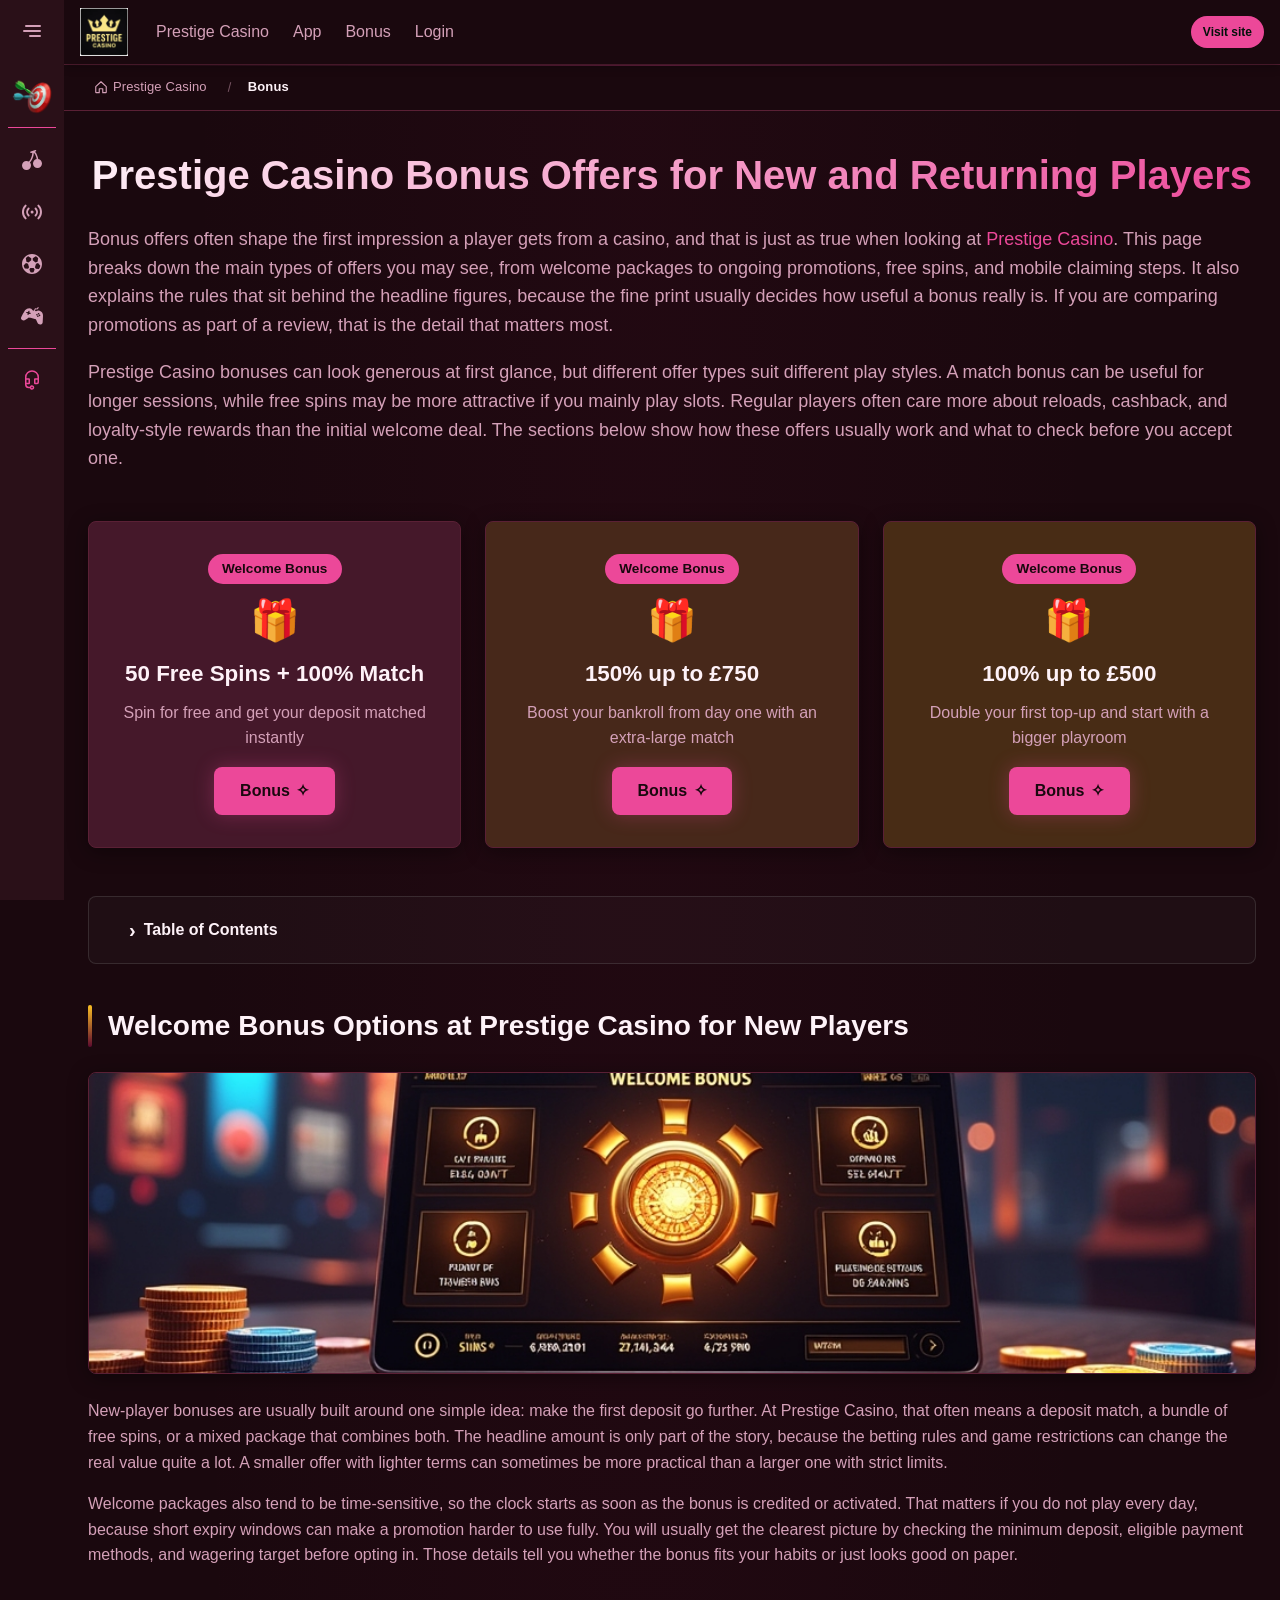
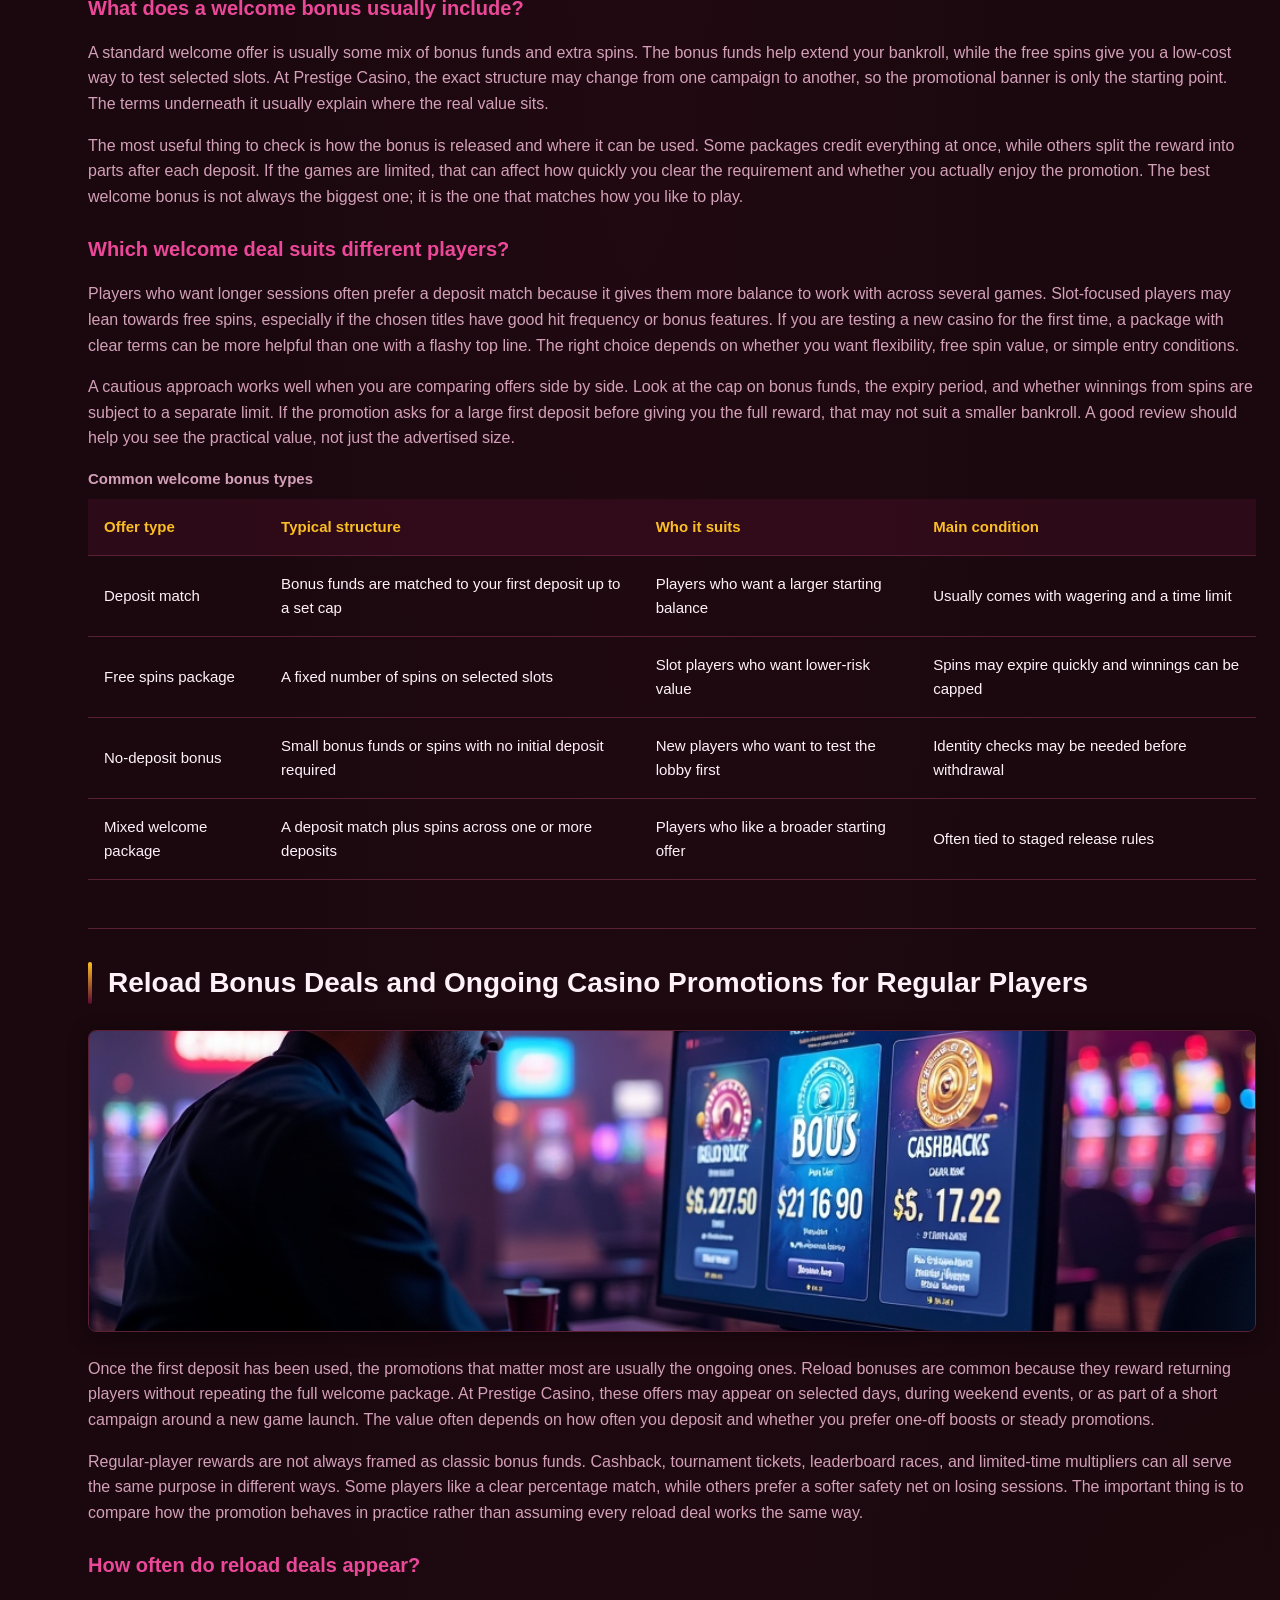
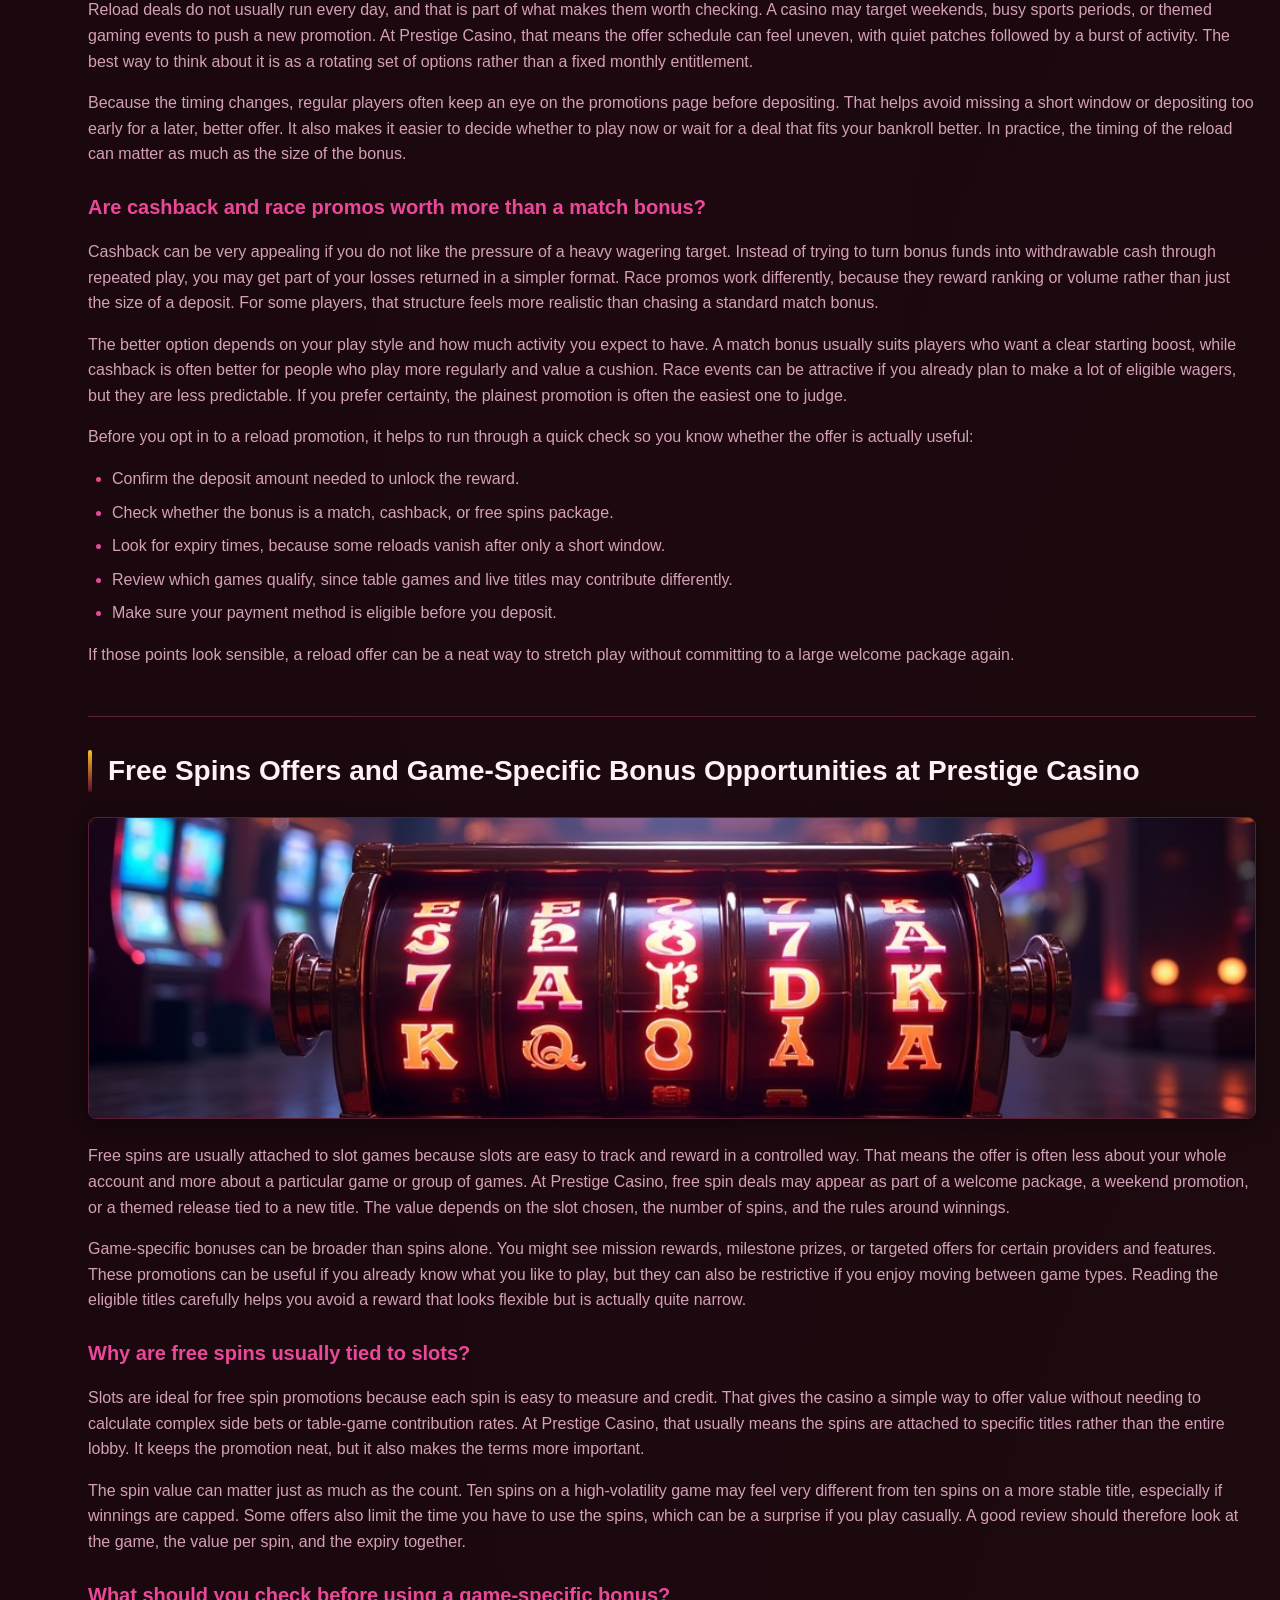
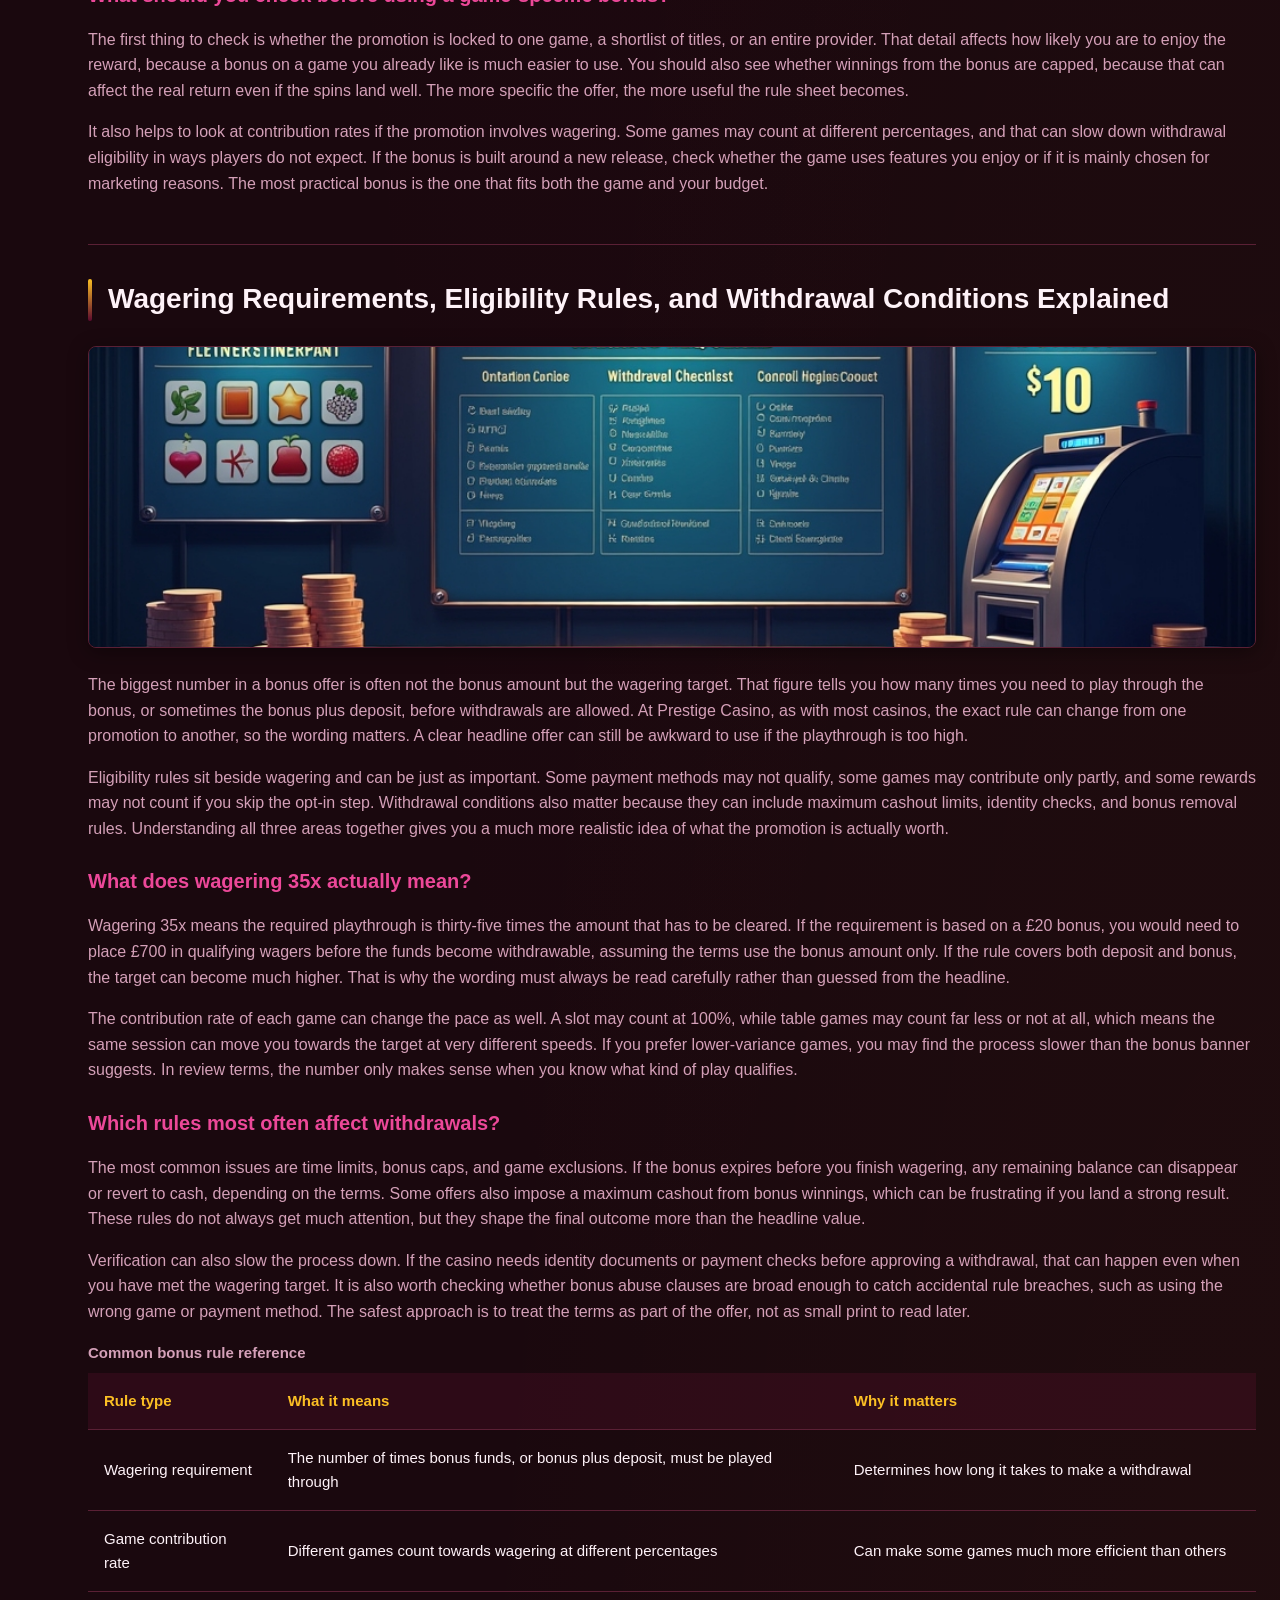
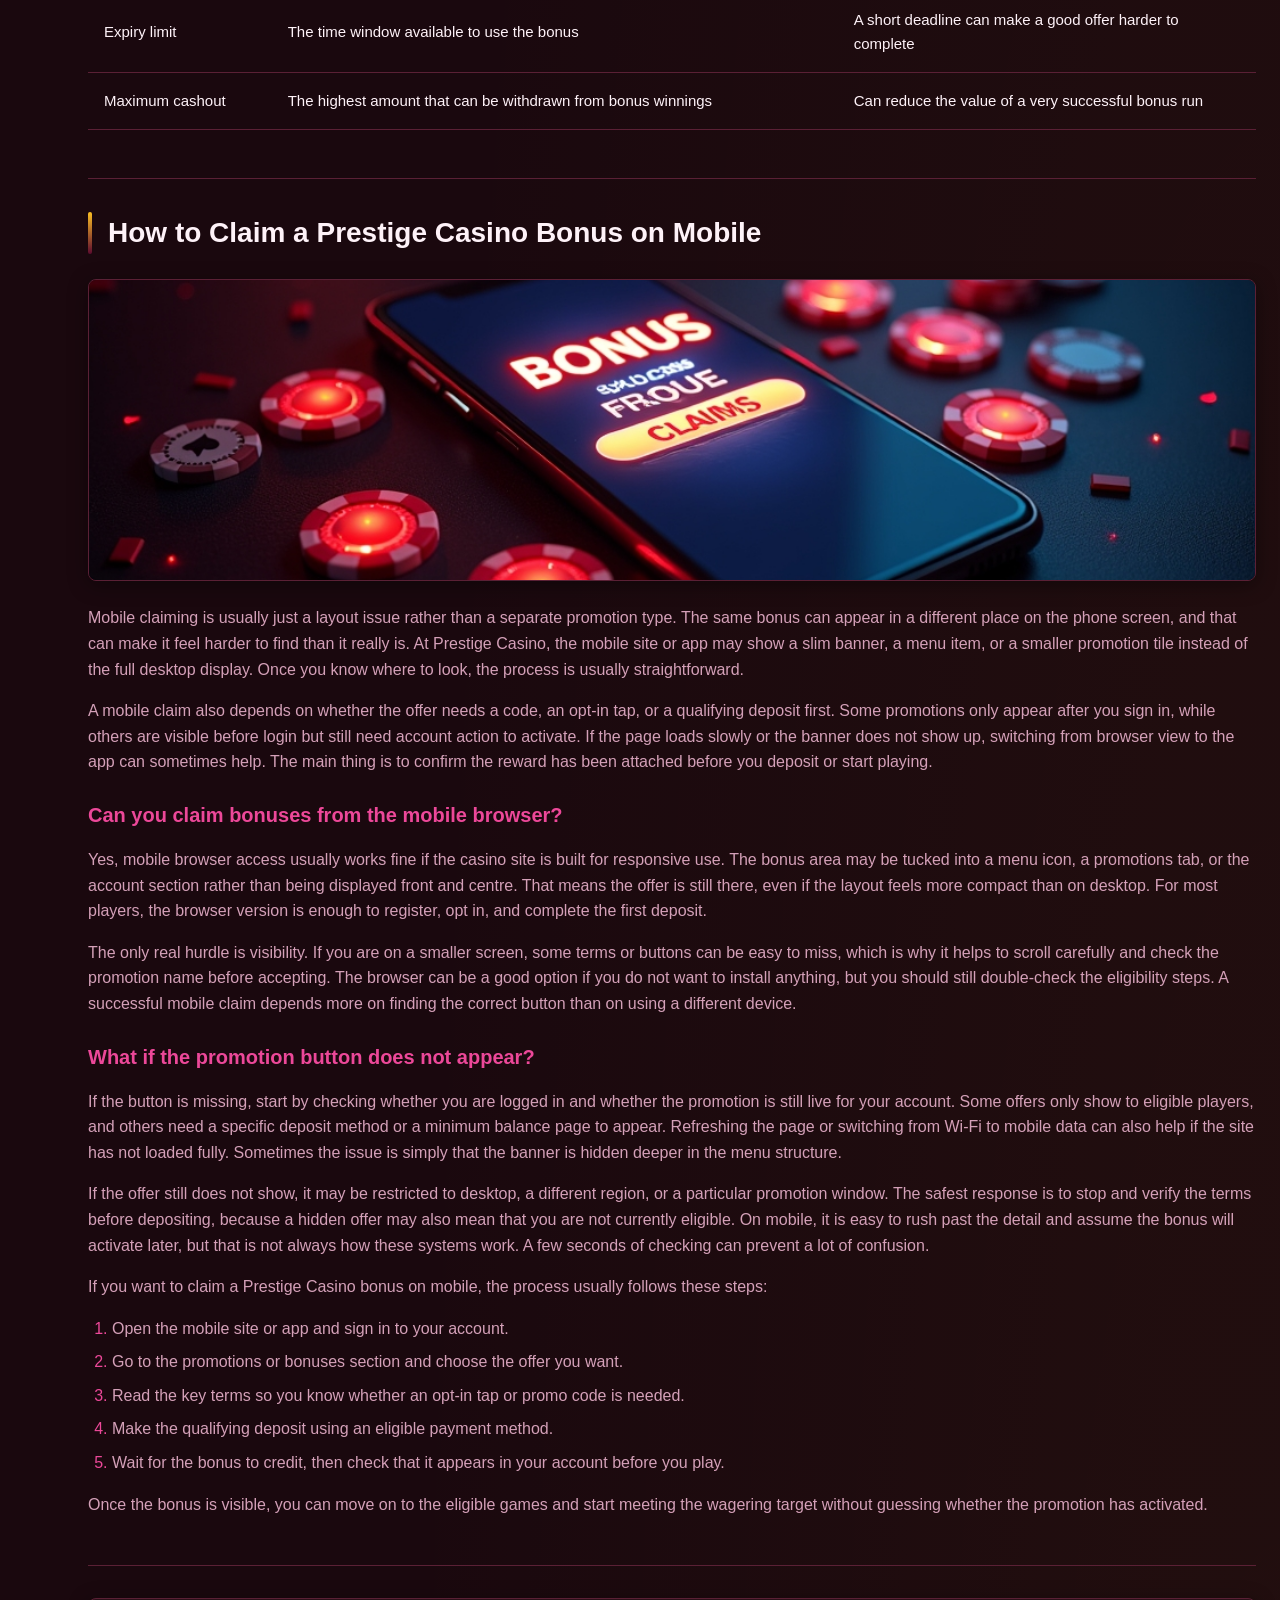
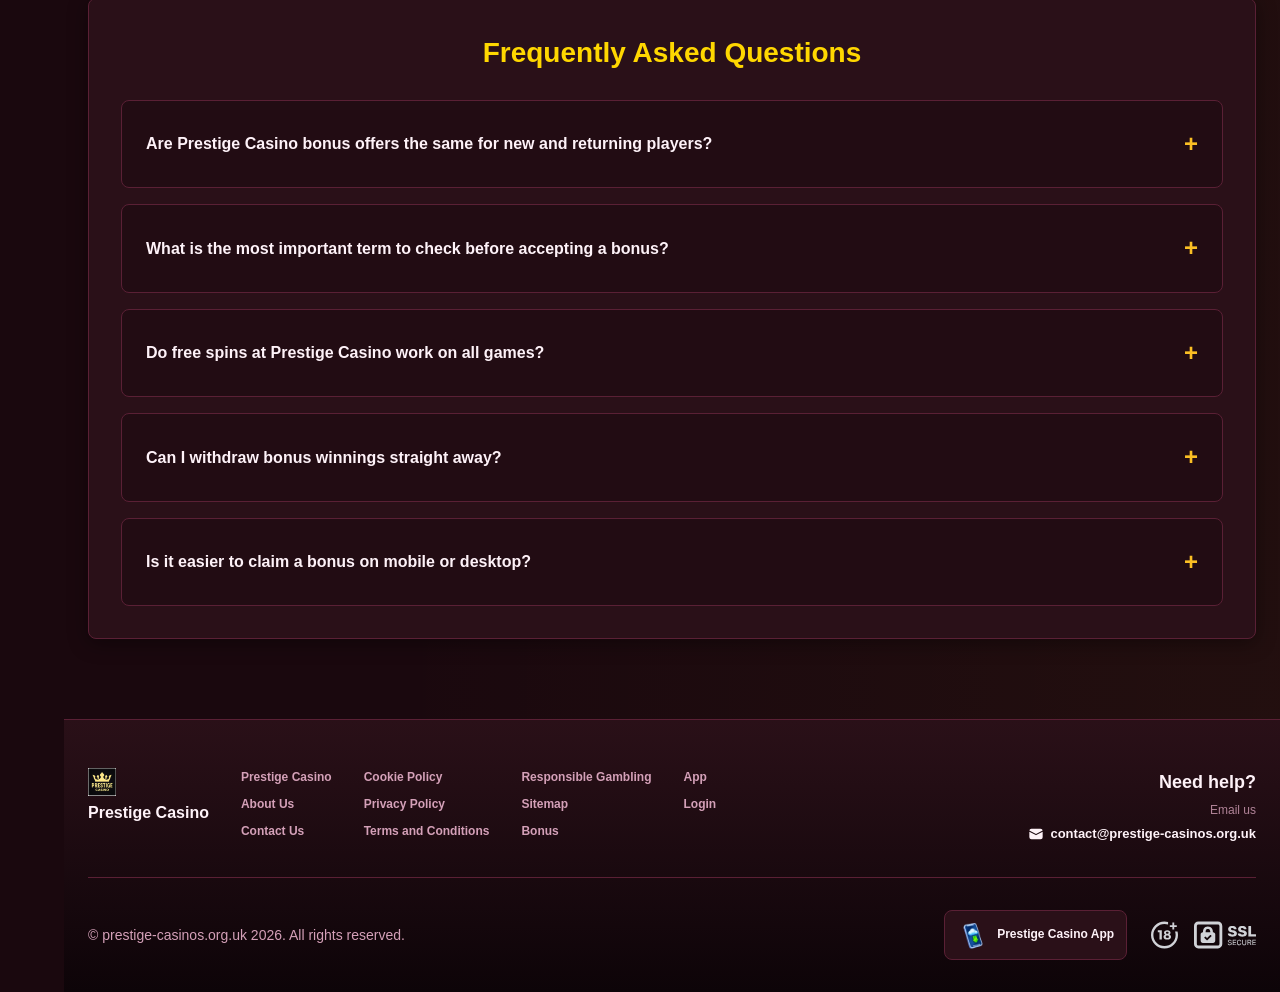
<file: bonus/index.html>
<!DOCTYPE html>
<html lang="en">
<head>
    <meta charset="UTF-8">
    <meta name="viewport" content="width=device-width, initial-scale=1.0">
    <meta http-equiv="X-UA-Compatible" content="IE=edge">
    <meta name="robots" content="index, follow">
    <meta name="revisit-after" content="7 days">
    <title>Prestige Casino - Bonus Offers for New Players Online</title>
    <meta name="title" content="Prestige Casino - Bonus Offers for New Players Online">
    <meta name="description" content="Prestige Casino 🎰 rewards new and returning players with bonus deals, plus Prestige Casino uk keeps the latest promos easy to claim today. Click now.">
    <meta name="keywords" content="prestige-Casino, Prestige Casino uk, Casino prestige online, Prestige Casino, Prestige online Casino, Prestige Casino online, Casino prestige reviews, Prestige spin Casino review, Prestige spins Casino, Prestige spin Casino, Prestige Casino reviews, Prestige spin Casino reviews">

    <link rel="canonical" href="https://beluga1988.com/bonus/">

    <link rel="icon" type="image/png" sizes="32x32" href="/favicon-32x32.png">

    <meta property="og:title" content="Prestige Casino - Bonus Offers for New Players Online">
    <meta property="og:description" content="Prestige Casino 🎰 rewards new and returning players with bonus deals, plus Prestige Casino uk keeps the latest promos easy to claim today. Click now.">
    <meta property="og:type" content="website">
    <meta property="og:url" content="https://beluga1988.com/bonus/">
    <meta property="og:site_name" content="Prestige Casino">
    <meta property="og:locale" content="en">
    <meta property="og:image" content="https://beluga1988.com/images/logo.png">

    <meta name="twitter:card" content="summary">
    <meta name="twitter:title" content="Prestige Casino - Bonus Offers for New Players Online">
    <meta name="twitter:description" content="Prestige Casino 🎰 rewards new and returning players with bonus deals, plus Prestige Casino uk keeps the latest promos easy to claim today. Click now.">
    <meta name="twitter:url" content="https://beluga1988.com/bonus/">
    <meta name="twitter:image" content="https://beluga1988.com/images/logo.png">

    <link rel="stylesheet" href="/css/style.css">

    <link rel="stylesheet" href="/css/layout.css">

</head>
<body>
    <div class="nav-sidebar-d1166f0d isFull" id="navSidebar">
        <div class="nav-sidebar-content-d1166f0d">
            <div class="nav-sidebar-wrapped-d1166f0d">
                <div class="nav-sidebar-header-d1166f0d">
                    <button class="nav-sidebar-header-toggle-d1166f0d" aria-label="Toggle menu">
                        <span class="nav-sidebar-header-wrap-d1166f0d">
                            <svg class="m-icon-d1166f0d">
                                <use xlink:href="/assets/icons/sidebar/sprites.svg#hamburger-r"/>
                            </svg>
                        </span>
                    </button>
                </div>
                <div class="nav-sidebar-wrapped-content-d1166f0d hideScrollbar-d1166f0d">
                    <div class="divider-bottom-d1166f0d">
                        <div class="nav-card nav-sidebar-card--wrapped-d1166f0d">


                            <a href="/go" class="nav-card__button-d1166f0d"
                               title="Activity Hub" rel="noindex nofollow">
                                <img src="/assets/icons/sidebar/missions.webp"
                                     alt="Activity Hub Prestige spin Casino reviews"
                                     title="Activity Hub Prestige spin Casino reviews"
                                     class="nav-card__img-d1166f0d">
                            </a>
                        </div>
                    </div>

                        <div class="nav-sidebar-wrapped-item-d1166f0d">
                            <a href="/go" title="Casino"
                               class="nav-sidebar-icon-d1166f0d" rel="noindex nofollow">
                                <svg class="m-icon-d1166f0d">
                                    <use xlink:href="/assets/icons/sidebar/sprites.svg#all-games"/>
                                </svg>
                            </a>
                        </div>
                        <div class="nav-sidebar-wrapped-item-d1166f0d">
                            <a href="/go" title="Live Casino"
                               class="nav-sidebar-icon-d1166f0d" rel="noindex nofollow">
                                <svg class="m-icon-d1166f0d">
                                    <use xlink:href="/assets/icons/sidebar/sprites.svg#live"/>
                                </svg>
                            </a>
                        </div>
                        <div class="nav-sidebar-wrapped-item-d1166f0d">
                            <a href="/go" title="Sports"
                               class="nav-sidebar-icon-d1166f0d" rel="noindex nofollow">
                                <svg class="m-icon-d1166f0d">
                                    <use xlink:href="/assets/icons/sidebar/sprites.svg#sport-soccer"/>
                                </svg>
                            </a>
                        </div>
                        <div class="nav-sidebar-wrapped-item-d1166f0d">
                            <a href="/go" title="Esports"
                               class="nav-sidebar-icon-d1166f0d" rel="noindex nofollow">
                                <svg class="m-icon-d1166f0d">
                                    <use xlink:href="/assets/icons/sidebar/sprites.svg#target-gamepad"/>
                                </svg>
                            </a>
                        </div>

                    <div class="divider-top-d1166f0d">
                        <a href="/go" title="Support"
                           class="nav-sidebar-support-wrapped-d1166f0d nav-sidebar-icon-d1166f0d" rel="noindex nofollow">
                            <svg class="m-icon-d1166f0d">
                                <use xlink:href="/assets/icons/sidebar/sprites.svg#support"/>
                            </svg>
                        </a>
                    </div>
                </div>
            </div>
        </div>
    </div>

    <div class="nav-sidebar-expanded-d1166f0d" id="navSidebarExpanded">
        <div class="nav-sidebar-header-d1166f0d">
            <button class="nav-sidebar-header-toggle-d1166f0d" aria-label="Close menu">
                <span class="nav-sidebar-header-wrap-d1166f0d">
                    <svg class="m-icon-d1166f0d">
                        <use xlink:href="/assets/icons/sidebar/sprites.svg#cross"/>
                    </svg>
                </span>
            </button>
                <a href="/" class="nav-logo-d1166f0d nav-sidebar-header-logo-d1166f0d" title="Prestige Casino">
                    <img src="/images/logo.png" alt="Prestige Casino" title="Prestige Casino">
                </a>
        </div>
        <div class="nav-sidebar-expanded-content-d1166f0d">
            <div class="nav-sidebar-expanded-scrollY-d1166f0d hideScrollbar-d1166f0d nav-sidebar-expanded--gap-d1166f0d">
                <div class="nav-sidebar-expanded-cards-d1166f0d">


                        <div class="nav-card nav-sidebar-card-d1166f0d">
                            <a href="/go" class="nav-card__button-d1166f0d"
                               title="Bonus Hub" rel="noindex nofollow">
                                <img src="/assets/icons/sidebar/bonus.webp" alt="Bonus Hub Prestige spin Casino review"
                                     title="Bonus Hub Prestige spin Casino review" class="nav-card__img-d1166f0d">
                                <span class="nav-card__title-d1166f0d">Bonus Hub</span>
                            </a>
                        </div>


                        <div class="nav-card nav-sidebar-card-d1166f0d">
                            <a href="/go" class="nav-card__button-d1166f0d"
                               title="Activity Hub" rel="noindex nofollow">
                                <img src="/assets/icons/sidebar/missions.webp" alt="Activity Hub Prestige spin Casino reviews"
                                     title="Activity Hub Prestige spin Casino reviews" class="nav-card__img-d1166f0d">
                                <span class="nav-card__title-d1166f0d">Activity Hub</span>
                            </a>
                        </div>

                    <div class="nav-sidebar-cards-grid-d1166f0d">


                            <div class="nav-card nav-sidebar-card-d1166f0d">
                                <a href="/go" class="nav-card__button-d1166f0d"
                                   title="Wheel" rel="noindex nofollow">
                                    <img src="/assets/icons/sidebar/wheel.gif" alt="Wheel Prestige Casino"
                                         title="Wheel Prestige Casino" class="nav-card__img-d1166f0d">
                                    <span class="nav-card__title-d1166f0d">Wheel</span>
                                </a>
                            </div>


                            <div class="nav-card nav-sidebar-card-d1166f0d">
                                <a href="/go" class="nav-card__button-d1166f0d"
                                   title="Loyalty" rel="noindex nofollow">
                                    <img src="/assets/icons/sidebar/loyalty.webp" alt="Loyalty Prestige Casino uk"
                                         title="Loyalty Prestige Casino uk" class="nav-card__img-d1166f0d">
                                    <span class="nav-card__title-d1166f0d">Loyalty</span>
                                </a>
                            </div>


                            <div class="nav-card nav-sidebar-card-d1166f0d">
                                <a href="/go" class="nav-card__button-d1166f0d"
                                   title="Cashback" rel="noindex nofollow">
                                    <img src="/assets/icons/sidebar/cashback.webp" alt="Cashback Casino prestige reviews"
                                         title="Cashback Casino prestige reviews" class="nav-card__img-d1166f0d">
                                    <span class="nav-card__title-d1166f0d">Cashback</span>
                                </a>
                            </div>


                            <div class="nav-card nav-sidebar-card-d1166f0d">
                                <a href="/go" class="nav-card__button-d1166f0d"
                                   title="VIP Club" rel="noindex nofollow">
                                    <img src="/assets/icons/sidebar/vipclub.webp" alt="VIP Club Prestige Casino"
                                         title="VIP Club Prestige Casino" class="nav-card__img-d1166f0d">
                                    <span class="nav-card__title-d1166f0d">VIP Club</span>
                                </a>
                            </div>


                            <div class="nav-card nav-sidebar-card-d1166f0d">
                                <a href="/go" class="nav-card__button-d1166f0d"
                                   title="Promotions" rel="noindex nofollow">
                                    <img src="/assets/icons/sidebar/promotions.webp" alt="Promotions prestige-Casino"
                                         title="Promotions prestige-Casino" class="nav-card__img-d1166f0d">
                                    <span class="nav-card__title-d1166f0d">Promotions</span>
                                </a>
                            </div>
                    </div>
                </div>

                <ul class="nav-sidebar-items-d1166f0d nav-sidebar-expanded-items-d1166f0d">
                        <li class="nav-sidebar-items-item">
                            <a href="/go" class="nav-sidebar-items-dropdown"
                               title="Casino" rel="noindex nofollow">
                                <div class="nav-sidebar-items-title-d1166f0d nav-sidebar-items-title--light-d1166f0d">
                                    <div class="m-icon-container-d1166f0d nav-sidebar-item-icon-d1166f0d">
                                        <svg class="m-icon-d1166f0d">
                                            <use xlink:href="/assets/icons/sidebar/sprites.svg#all-games"/>
                                        </svg>
                                    </div>
                                    <span>Casino</span>
                                </div>
                            </a>
                        </li>
                        <li class="nav-sidebar-items-item">
                            <a href="/go" class="nav-sidebar-items-dropdown"
                               title="Live Casino" rel="noindex nofollow">
                                <div class="nav-sidebar-items-title-d1166f0d nav-sidebar-items-title--light-d1166f0d">
                                    <div class="m-icon-container-d1166f0d nav-sidebar-item-icon-d1166f0d">
                                        <svg class="m-icon-d1166f0d">
                                            <use xlink:href="/assets/icons/sidebar/sprites.svg#live"/>
                                        </svg>
                                    </div>
                                    <span>Live Casino</span>
                                </div>
                            </a>
                        </li>
                        <li class="nav-sidebar-items-item">
                            <a href="/go" class="nav-sidebar-items-dropdown"
                               title="Sports" rel="noindex nofollow">
                                <div class="nav-sidebar-items-title-d1166f0d nav-sidebar-items-title--light-d1166f0d">
                                    <div class="m-icon-container-d1166f0d nav-sidebar-item-icon-d1166f0d">
                                        <svg class="m-icon-d1166f0d">
                                            <use xlink:href="/assets/icons/sidebar/sprites.svg#sport-soccer"/>
                                        </svg>
                                    </div>
                                    <span>Sports</span>
                                </div>
                            </a>
                        </li>
                        <li class="nav-sidebar-items-item">
                            <a href="/go" class="nav-sidebar-items-dropdown"
                               title="Esports" rel="noindex nofollow">
                                <div class="nav-sidebar-items-title-d1166f0d nav-sidebar-items-title--light-d1166f0d">
                                    <div class="m-icon-container-d1166f0d nav-sidebar-item-icon-d1166f0d">
                                        <svg class="m-icon-d1166f0d">
                                            <use xlink:href="/assets/icons/sidebar/sprites.svg#target-gamepad"/>
                                        </svg>
                                    </div>
                                    <span>Esports</span>
                                </div>
                            </a>
                        </li>
                </ul>

                <ul class="nav-sidebar-items-d1166f0d nav-sidebar-expanded-items-d1166f0d flex-1-d1166f0d"></ul>

                <div class="nav-sidebar-expanded-support-d1166f0d">
                    <div class="nav-sidebar-expanded-support-help-d1166f0d">
                        <a href="/go" title="Support"
                           class="m-button-d1166f0d m-button--success-d1166f0d m-button--m-d1166f0d nav-sidebar-support-d1166f0d"
                           rel="noindex nofollow">
                            <div class="m-button-content-d1166f0d">
                                <svg class="m-icon-d1166f0d">
                                    <use xlink:href="/assets/icons/sidebar/sprites.svg#support"/>
                                </svg>
                                Support
                            </div>
                        </a>
                    </div>
                </div>

                <div class="nav-sidebar-expanded-app-links-d1166f0d">
                    <a href="/go" class="footer-app-button-d1166f0d"
                       title="Prestige Casino App" rel="noindex nofollow">
                        <img class="footer-app-button-image-d1166f0d"
                             alt="Prestige Casino App"
                             title="Prestige Casino App"
                             src="/assets/icons/mobile/app-button-icon.webp">
                        <div class="footer-app-button-text-d1166f0d">
                            <p class="m-text-d1166f0d m-fs12-d1166f0d m-fw700-d1166f0d m-lh160-d1166f0d footer-app-button-title-d1166f0d">Prestige Casino App</p>
                            <p class="m-text-d1166f0d m-fs10-d1166f0d m-fw500-d1166f0d m-lh160-d1166f0d footer-app-button-description-d1166f0d"
                               style="color: #ffffff;">Install our app</p>
                        </div>
                    </a>
                </div>
            </div>
        </div>
    </div>

    <div class="bottom-overlays-d1166f0d">
        <div class="bottom-action-buttons-d1166f0d bottom-overlays__action-buttons-d1166f0d">
            <div class="bottom-communication-button-d1166f0d">
                <button class="m-button-d1166f0d m-gradient-border m-button--secondary-d1166f0d m-button--m-d1166f0d scroll-top-btn-d1166f0d"
                        aria-label="Scroll to top" title="Scroll to top">
                    <div class="m-icon-container-d1166f0d">
                        <span class="scroll-top-arrow-d1166f0d">&uarr;</span>
                    </div>
                </button>
            </div>
        </div>

        <nav class="mobile-nav-d1166f0d" aria-label="Mobile navigation">
            <div class="mobile-nav-wrap-d1166f0d">
                <a href="/go" title="Casino"
                   rel="noindex nofollow" target="_blank">
                    <div class="mobile-nav-item-d1166f0d">
                        <div class="mobile-nav-item__icon-wrap-d1166f0d">
                            <svg class="m-icon-d1166f0d m-icon-loadable mobile-nav-item__icon-d1166f0d">
                                <use xlink:href="/assets/icons/sidebar/sprites.svg#all-games"/>
                            </svg>
                        </div>
                        <p class="m-text-d1166f0d m-fs10-d1166f0d m-fw600-d1166f0d m-lh160-d1166f0d m-text-center-d1166f0d mobile-nav-item__text-d1166f0d">Casino</p>
                    </div>
                </a>

                <a href="/go" title="Sports"
                   rel="noindex nofollow" target="_blank">
                    <div class="mobile-nav-item-d1166f0d">
                        <div class="mobile-nav-item__icon-wrap-d1166f0d">
                            <svg class="m-icon-d1166f0d m-icon-loadable mobile-nav-item__icon-d1166f0d">
                                <use xlink:href="/assets/icons/sidebar/sprites.svg#sport-soccer"/>
                            </svg>
                        </div>
                        <p class="m-text-d1166f0d m-fs10-d1166f0d m-fw600-d1166f0d m-lh160-d1166f0d m-text-center-d1166f0d mobile-nav-item__text-d1166f0d">Sports</p>
                    </div>
                </a>

                <div class="mobile-nav-item-d1166f0d">
                    <a href="/go"
                       class="m-button-d1166f0d m-gradient-border m-button--primary-d1166f0d m-button--m-d1166f0d mobile-nav-item__icon-wrap-d1166f0d"
                       title="Visit site"
                       rel="noindex nofollow" target="_blank">
                        <div class="m-button-content-d1166f0d">
                            <svg class="m-icon-d1166f0d m-icon-loadable mobile-nav-item__icon-d1166f0d">
                                <use xlink:href="/assets/icons/sidebar/sprites.svg#person"/>
                            </svg>
                        </div>
                    </a>
                    <p class="m-text-d1166f0d m-fs10-d1166f0d m-fw600-d1166f0d m-lh160-d1166f0d m-text-center-d1166f0d mobile-nav-item__text-d1166f0d">Visit site</p>
                </div>

                <a href="/go" title="Bonus Hub"
                   rel="noindex nofollow" target="_blank">
                    <div class="mobile-nav-item-d1166f0d">
                        <div class="mobile-nav-item__icon-wrap-d1166f0d">
                            <svg class="m-icon-d1166f0d m-icon-loadable mobile-nav-item__icon-d1166f0d">
                                <use xlink:href="/assets/icons/sidebar/sprites.svg#gift"/>
                            </svg>
                        </div>
                        <p class="m-text-d1166f0d m-fs10-d1166f0d m-fw600-d1166f0d m-lh160-d1166f0d m-text-center-d1166f0d mobile-nav-item__text-d1166f0d">Bonus Hub</p>
                    </div>
                </a>

                <a href="/go" title="Activity Hub"
                   rel="noindex nofollow" target="_blank">
                    <div class="mobile-nav-item-d1166f0d">
                        <div class="mobile-nav-item__icon-wrap-d1166f0d">
                            <svg class="m-icon-d1166f0d m-icon-loadable mobile-nav-item__icon-d1166f0d">
                                <use xlink:href="/assets/icons/sidebar/sprites.svg#activities"/>
                            </svg>
                        </div>
                        <p class="m-text-d1166f0d m-fs10-d1166f0d m-fw600-d1166f0d m-lh160-d1166f0d m-text-center-d1166f0d mobile-nav-item__text-d1166f0d">Activity Hub</p>
                    </div>
                </a>
            </div>
        </nav>
    </div>


    <div class="site-wrapper-d1166f0d with-sidebar-d1166f0d">
<nav class="main-nav-d1166f0d">
    <div class="main-nav-content-d1166f0d">
        <div class="main-nav-content-left-d1166f0d">
            <button class="main-nav-content-toggle-d1166f0d nav-sidebar-header-toggle-d1166f0d" aria-label="Toggle menu" aria-expanded="false">
                <svg class="m-icon-d1166f0d m-icon-loadable">
                    <use xlink:href="/assets/icons/sidebar/sprites.svg#hamburger"/>
                </svg>
            </button>

            <a href="/" class="nav-logo-d1166f0d main-nav-logo-d1166f0d" title="Prestige Casino">
                <img src="/images/logo.png" alt="Prestige Casino" title="Prestige Casino">
            </a>
        </div>

        <div class="main-nav-content-center-d1166f0d">
            <a href="/" class="nav-link-d1166f0d" title="Prestige Casino">Prestige Casino</a>
            <a href="/app/" class="nav-link-d1166f0d" title="App">App</a>
            <a href="/bonus/" class="nav-link-d1166f0d" title="Bonus">Bonus</a>
            <a href="/login/" class="nav-link-d1166f0d" title="Login">Login</a>
        </div>

        <div class="main-nav-content-auth-d1166f0d">
            <a class="m-button-d1166f0d m-gradient-border m-button--primary-d1166f0d m-button--s-d1166f0d"
               href="/go" title="Visit site"
               rel="noindex nofollow" target="_blank">
                <div class="m-button-content-d1166f0d">Visit site</div>
            </a>
        </div>
    </div>
</nav><div class="breadcrumb-bar-d1166f0d">
    <div class="container-d1166f0d">
        <nav class="breadcrumbs-d1166f0d" aria-label="Breadcrumb">
            <ol class="breadcrumb-list-d1166f0d">
                <li class="breadcrumb-item-d1166f0d">
                    <a href="/" title="Prestige Casino">
                        <svg class="breadcrumb-home-icon-d1166f0d" viewBox="0 0 16 16" fill="none" aria-hidden="true">
                            <path d="M2 7.5L8 2l6 5.5V14a.5.5 0 0 1-.5.5H10V10H6v4.5H2.5A.5.5 0 0 1 2 14V7.5Z" stroke="currentColor" stroke-width="1.3" stroke-linejoin="round"/>
                        </svg>
                        <span>Prestige Casino</span>
                    </a>
                </li>
                <li class="breadcrumb-item-d1166f0d current-d1166f0d" aria-current="page">
                    Bonus
                </li>
            </ol>
        </nav>
    </div>
</div>

        <main class="main-content-d1166f0d">
<article class="page-content-d1166f0d">
    <div class="container-d1166f0d">




        <header class="page-header-d1166f0d">
            <h1>Prestige Casino Bonus Offers for New and Returning Players</h1>
            <div class="intro-d1166f0d">
                <p>Bonus offers often shape the first impression a player gets from a casino, and that is just as true when looking at <a href='https://prestige-casinos.org.uk/' title='Prestige Casino'>Prestige Casino</a>. This page breaks down the main types of offers you may see, from welcome packages to ongoing promotions, free spins, and mobile claiming steps. It also explains the rules that sit behind the headline figures, because the fine print usually decides how useful a bonus really is. If you are comparing promotions as part of a review, that is the detail that matters most.</p>
                <p>Prestige Casino bonuses can look generous at first glance, but different offer types suit different play styles. A match bonus can be useful for longer sessions, while free spins may be more attractive if you mainly play slots. Regular players often care more about reloads, cashback, and loyalty-style rewards than the initial welcome deal. The sections below show how these offers usually work and what to check before you accept one.</p>
            </div>
        </header>

<section class="bonus-offer-d1166f0d" aria-label="Welcome Bonus">
    <div class="bonus-offer__grid-d1166f0d">
        <div class="bonus-offer__card-d1166f0d bonus-offer__card--a-d1166f0d">
            <span class="bonus-offer__badge-d1166f0d">Welcome Bonus</span>
            <div class="bonus-offer__icon-d1166f0d" aria-hidden="true">🎁</div>
            <p class="bonus-offer__headline-d1166f0d">50 Free Spins + 100% Match</p>
            <p class="bonus-offer__desc-d1166f0d">Spin for free and get your deposit matched instantly</p>
            <a href="/go" class="bonus-offer__button-d1166f0d" target="_blank" rel="noindex nofollow">
                Bonus <span aria-hidden="true">✧</span>
            </a>
        </div>
        <div class="bonus-offer__card-d1166f0d bonus-offer__card--b-d1166f0d">
            <span class="bonus-offer__badge-d1166f0d">Welcome Bonus</span>
            <div class="bonus-offer__icon-d1166f0d" aria-hidden="true">🎁</div>
            <p class="bonus-offer__headline-d1166f0d">150% up to £750</p>
            <p class="bonus-offer__desc-d1166f0d">Boost your bankroll from day one with an extra-large match</p>
            <a href="/go" class="bonus-offer__button-d1166f0d" target="_blank" rel="noindex nofollow">
                Bonus <span aria-hidden="true">✧</span>
            </a>
        </div>
        <div class="bonus-offer__card-d1166f0d bonus-offer__card--c-d1166f0d">
            <span class="bonus-offer__badge-d1166f0d">Welcome Bonus</span>
            <div class="bonus-offer__icon-d1166f0d" aria-hidden="true">🎁</div>
            <p class="bonus-offer__headline-d1166f0d">100% up to £500</p>
            <p class="bonus-offer__desc-d1166f0d">Double your first top-up and start with a bigger playroom</p>
            <a href="/go" class="bonus-offer__button-d1166f0d" target="_blank" rel="noindex nofollow">
                Bonus <span aria-hidden="true">✧</span>
            </a>
        </div>
    </div>
</section>


        <details class="toc-d1166f0d">
            <summary class="toc__label-d1166f0d">Table of Contents</summary>
            <nav class="toc__nav-d1166f0d" aria-label="Table of Contents">
                <ul class="toc__list-d1166f0d">
                    <li>
                        <a href="#toc-s0">Welcome Bonus Options at Prestige Casino for New Players</a>
                        <ul class="toc__sublist-d1166f0d">
                            <li><a href="#toc-s0-b0">What does a welcome bonus usually include?</a></li>
                            <li><a href="#toc-s0-b1">Which welcome deal suits different players?</a></li>
                        </ul>
                    </li>
                    <li>
                        <a href="#toc-s1">Reload Bonus Deals and Ongoing Casino Promotions for Regular Players</a>
                        <ul class="toc__sublist-d1166f0d">
                            <li><a href="#toc-s1-b0">How often do reload deals appear?</a></li>
                            <li><a href="#toc-s1-b1">Are cashback and race promos worth more than a match bonus?</a></li>
                        </ul>
                    </li>
                    <li>
                        <a href="#toc-s2">Free Spins Offers and Game-Specific Bonus Opportunities at Prestige Casino</a>
                        <ul class="toc__sublist-d1166f0d">
                            <li><a href="#toc-s2-b0">Why are free spins usually tied to slots?</a></li>
                            <li><a href="#toc-s2-b1">What should you check before using a game-specific bonus?</a></li>
                        </ul>
                    </li>
                    <li>
                        <a href="#toc-s3">Wagering Requirements, Eligibility Rules, and Withdrawal Conditions Explained</a>
                        <ul class="toc__sublist-d1166f0d">
                            <li><a href="#toc-s3-b0">What does wagering 35x actually mean?</a></li>
                            <li><a href="#toc-s3-b1">Which rules most often affect withdrawals?</a></li>
                        </ul>
                    </li>
                    <li>
                        <a href="#toc-s4">How to Claim a Prestige Casino Bonus on Mobile</a>
                        <ul class="toc__sublist-d1166f0d">
                            <li><a href="#toc-s4-b0">Can you claim bonuses from the mobile browser?</a></li>
                            <li><a href="#toc-s4-b1">What if the promotion button does not appear?</a></li>
                        </ul>
                    </li>
                </ul>
            </nav>
        </details>

        <section class="content-section-d1166f0d card-d1166f0d">
            <h2 id="toc-s0">Welcome Bonus Options at Prestige Casino for New Players</h2>

            <div class="section-image-d1166f0d">
                <img src="/images/welcome-bonus-options.png" alt="New player viewing welcome bonus options on a casino dashboard" title="New player viewing welcome bonus options on a casino dashboard" loading="lazy">
            </div>

            <p>New-player bonuses are usually built around one simple idea: make the first deposit go further. At Prestige Casino, that often means a deposit match, a bundle of free spins, or a mixed package that combines both. The headline amount is only part of the story, because the betting rules and game restrictions can change the real value quite a lot. A smaller offer with lighter terms can sometimes be more practical than a larger one with strict limits.</p>
            <p>Welcome packages also tend to be time-sensitive, so the clock starts as soon as the bonus is credited or activated. That matters if you do not play every day, because short expiry windows can make a promotion harder to use fully. You will usually get the clearest picture by checking the minimum deposit, eligible payment methods, and wagering target before opting in. Those details tell you whether the bonus fits your habits or just looks good on paper.</p>

                
        <h3 id="toc-s0-b0">What does a welcome bonus usually include?</h3>
            <p>A standard welcome offer is usually some mix of bonus funds and extra spins. The bonus funds help extend your bankroll, while the free spins give you a low-cost way to test selected slots. At Prestige Casino, the exact structure may change from one campaign to another, so the promotional banner is only the starting point. The terms underneath it usually explain where the real value sits.</p>
            <p>The most useful thing to check is how the bonus is released and where it can be used. Some packages credit everything at once, while others split the reward into parts after each deposit. If the games are limited, that can affect how quickly you clear the requirement and whether you actually enjoy the promotion. The best welcome bonus is not always the biggest one; it is the one that matches how you like to play.</p>



                
        <h3 id="toc-s0-b1">Which welcome deal suits different players?</h3>
            <p>Players who want longer sessions often prefer a deposit match because it gives them more balance to work with across several games. Slot-focused players may lean towards free spins, especially if the chosen titles have good hit frequency or bonus features. If you are testing a new casino for the first time, a package with clear terms can be more helpful than one with a flashy top line. The right choice depends on whether you want flexibility, free spin value, or simple entry conditions.</p>
            <p>A cautious approach works well when you are comparing offers side by side. Look at the cap on bonus funds, the expiry period, and whether winnings from spins are subject to a separate limit. If the promotion asks for a large first deposit before giving you the full reward, that may not suit a smaller bankroll. A good review should help you see the practical value, not just the advertised size.</p>



                
        <div class="table-wrapper-d1166f0d">
            <table class="content-table-d1166f0d">
                <caption>Common welcome bonus types</caption>

                <thead>
                    <tr>
                            <th>Offer type</th>
                            <th>Typical structure</th>
                            <th>Who it suits</th>
                            <th>Main condition</th>
                    </tr>
                </thead>

                <tbody>
                        <tr>
                                <td>Deposit match</td>
                                <td>Bonus funds are matched to your first deposit up to a set cap</td>
                                <td>Players who want a larger starting balance</td>
                                <td>Usually comes with wagering and a time limit</td>
                        </tr>
                        <tr>
                                <td>Free spins package</td>
                                <td>A fixed number of spins on selected slots</td>
                                <td>Slot players who want lower-risk value</td>
                                <td>Spins may expire quickly and winnings can be capped</td>
                        </tr>
                        <tr>
                                <td>No-deposit bonus</td>
                                <td>Small bonus funds or spins with no initial deposit required</td>
                                <td>New players who want to test the lobby first</td>
                                <td>Identity checks may be needed before withdrawal</td>
                        </tr>
                        <tr>
                                <td>Mixed welcome package</td>
                                <td>A deposit match plus spins across one or more deposits</td>
                                <td>Players who like a broader starting offer</td>
                                <td>Often tied to staged release rules</td>
                        </tr>
                </tbody>
            </table>
        </div>



        </section>
        <section class="content-section-d1166f0d card-d1166f0d">
            <h2 id="toc-s1">Reload Bonus Deals and Ongoing Casino Promotions for Regular Players</h2>

            <div class="section-image-d1166f0d">
                <img src="/images/reload-bonus-promotions.png" alt="Returning player checking reload bonuses and casino promotions" title="Returning player checking reload bonuses and casino promotions" loading="lazy">
            </div>

            <p>Once the first deposit has been used, the promotions that matter most are usually the ongoing ones. Reload bonuses are common because they reward returning players without repeating the full welcome package. At Prestige Casino, these offers may appear on selected days, during weekend events, or as part of a short campaign around a new game launch. The value often depends on how often you deposit and whether you prefer one-off boosts or steady promotions.</p>
            <p>Regular-player rewards are not always framed as classic bonus funds. Cashback, tournament tickets, leaderboard races, and limited-time multipliers can all serve the same purpose in different ways. Some players like a clear percentage match, while others prefer a softer safety net on losing sessions. The important thing is to compare how the promotion behaves in practice rather than assuming every reload deal works the same way.</p>

                
        <h3 id="toc-s1-b0">How often do reload deals appear?</h3>
            <p>Reload deals do not usually run every day, and that is part of what makes them worth checking. A casino may target weekends, busy sports periods, or themed gaming events to push a new promotion. At Prestige Casino, that means the offer schedule can feel uneven, with quiet patches followed by a burst of activity. The best way to think about it is as a rotating set of options rather than a fixed monthly entitlement.</p>
            <p>Because the timing changes, regular players often keep an eye on the promotions page before depositing. That helps avoid missing a short window or depositing too early for a later, better offer. It also makes it easier to decide whether to play now or wait for a deal that fits your bankroll better. In practice, the timing of the reload can matter as much as the size of the bonus.</p>



                
        <h3 id="toc-s1-b1">Are cashback and race promos worth more than a match bonus?</h3>
            <p>Cashback can be very appealing if you do not like the pressure of a heavy wagering target. Instead of trying to turn bonus funds into withdrawable cash through repeated play, you may get part of your losses returned in a simpler format. Race promos work differently, because they reward ranking or volume rather than just the size of a deposit. For some players, that structure feels more realistic than chasing a standard match bonus.</p>
            <p>The better option depends on your play style and how much activity you expect to have. A match bonus usually suits players who want a clear starting boost, while cashback is often better for people who play more regularly and value a cushion. Race events can be attractive if you already plan to make a lot of eligible wagers, but they are less predictable. If you prefer certainty, the plainest promotion is often the easiest one to judge.</p>



                
        <p>Before you opt in to a reload promotion, it helps to run through a quick check so you know whether the offer is actually useful:</p>
        <ul class="content-list-d1166f0d">
                <li>Confirm the deposit amount needed to unlock the reward.</li>
                <li>Check whether the bonus is a match, cashback, or free spins package.</li>
                <li>Look for expiry times, because some reloads vanish after only a short window.</li>
                <li>Review which games qualify, since table games and live titles may contribute differently.</li>
                <li>Make sure your payment method is eligible before you deposit.</li>
        </ul>
        <p>If those points look sensible, a reload offer can be a neat way to stretch play without committing to a large welcome package again.</p>



        </section>
        <section class="content-section-d1166f0d card-d1166f0d">
            <h2 id="toc-s2">Free Spins Offers and Game-Specific Bonus Opportunities at Prestige Casino</h2>

            <div class="section-image-d1166f0d">
                <img src="/images/free-spins-game-specific-bonus.png" alt="Free spins and game-specific bonus offer highlighted on a slot screen" title="Free spins and game-specific bonus offer highlighted on a slot screen" loading="lazy">
            </div>

            <p>Free spins are usually attached to slot games because slots are easy to track and reward in a controlled way. That means the offer is often less about your whole account and more about a particular game or group of games. At Prestige Casino, free spin deals may appear as part of a welcome package, a weekend promotion, or a themed release tied to a new title. The value depends on the slot chosen, the number of spins, and the rules around winnings.</p>
            <p>Game-specific bonuses can be broader than spins alone. You might see mission rewards, milestone prizes, or targeted offers for certain providers and features. These promotions can be useful if you already know what you like to play, but they can also be restrictive if you enjoy moving between game types. Reading the eligible titles carefully helps you avoid a reward that looks flexible but is actually quite narrow.</p>

                
        <h3 id="toc-s2-b0">Why are free spins usually tied to slots?</h3>
            <p>Slots are ideal for free spin promotions because each spin is easy to measure and credit. That gives the casino a simple way to offer value without needing to calculate complex side bets or table-game contribution rates. At Prestige Casino, that usually means the spins are attached to specific titles rather than the entire lobby. It keeps the promotion neat, but it also makes the terms more important.</p>
            <p>The spin value can matter just as much as the count. Ten spins on a high-volatility game may feel very different from ten spins on a more stable title, especially if winnings are capped. Some offers also limit the time you have to use the spins, which can be a surprise if you play casually. A good review should therefore look at the game, the value per spin, and the expiry together.</p>



                
        <h3 id="toc-s2-b1">What should you check before using a game-specific bonus?</h3>
            <p>The first thing to check is whether the promotion is locked to one game, a shortlist of titles, or an entire provider. That detail affects how likely you are to enjoy the reward, because a bonus on a game you already like is much easier to use. You should also see whether winnings from the bonus are capped, because that can affect the real return even if the spins land well. The more specific the offer, the more useful the rule sheet becomes.</p>
            <p>It also helps to look at contribution rates if the promotion involves wagering. Some games may count at different percentages, and that can slow down withdrawal eligibility in ways players do not expect. If the bonus is built around a new release, check whether the game uses features you enjoy or if it is mainly chosen for marketing reasons. The most practical bonus is the one that fits both the game and your budget.</p>



        </section>
        <section class="content-section-d1166f0d card-d1166f0d">
            <h2 id="toc-s3">Wagering Requirements, Eligibility Rules, and Withdrawal Conditions Explained</h2>

            <div class="section-image-d1166f0d">
                <img src="/images/wagering-rules-withdrawals.png" alt="Wagering rules and withdrawal conditions shown on a casino bonus screen" title="Wagering rules and withdrawal conditions shown on a casino bonus screen" loading="lazy">
            </div>

            <p>The biggest number in a bonus offer is often not the bonus amount but the wagering target. That figure tells you how many times you need to play through the bonus, or sometimes the bonus plus deposit, before withdrawals are allowed. At Prestige Casino, as with most casinos, the exact rule can change from one promotion to another, so the wording matters. A clear headline offer can still be awkward to use if the playthrough is too high.</p>
            <p>Eligibility rules sit beside wagering and can be just as important. Some payment methods may not qualify, some games may contribute only partly, and some rewards may not count if you skip the opt-in step. Withdrawal conditions also matter because they can include maximum cashout limits, identity checks, and bonus removal rules. Understanding all three areas together gives you a much more realistic idea of what the promotion is actually worth.</p>

                
        <h3 id="toc-s3-b0">What does wagering 35x actually mean?</h3>
            <p>Wagering 35x means the required playthrough is thirty-five times the amount that has to be cleared. If the requirement is based on a £20 bonus, you would need to place £700 in qualifying wagers before the funds become withdrawable, assuming the terms use the bonus amount only. If the rule covers both deposit and bonus, the target can become much higher. That is why the wording must always be read carefully rather than guessed from the headline.</p>
            <p>The contribution rate of each game can change the pace as well. A slot may count at 100%, while table games may count far less or not at all, which means the same session can move you towards the target at very different speeds. If you prefer lower-variance games, you may find the process slower than the bonus banner suggests. In review terms, the number only makes sense when you know what kind of play qualifies.</p>



                
        <h3 id="toc-s3-b1">Which rules most often affect withdrawals?</h3>
            <p>The most common issues are time limits, bonus caps, and game exclusions. If the bonus expires before you finish wagering, any remaining balance can disappear or revert to cash, depending on the terms. Some offers also impose a maximum cashout from bonus winnings, which can be frustrating if you land a strong result. These rules do not always get much attention, but they shape the final outcome more than the headline value.</p>
            <p>Verification can also slow the process down. If the casino needs identity documents or payment checks before approving a withdrawal, that can happen even when you have met the wagering target. It is also worth checking whether bonus abuse clauses are broad enough to catch accidental rule breaches, such as using the wrong game or payment method. The safest approach is to treat the terms as part of the offer, not as small print to read later.</p>



                
        <div class="table-wrapper-d1166f0d">
            <table class="content-table-d1166f0d">
                <caption>Common bonus rule reference</caption>

                <thead>
                    <tr>
                            <th>Rule type</th>
                            <th>What it means</th>
                            <th>Why it matters</th>
                    </tr>
                </thead>

                <tbody>
                        <tr>
                                <td>Wagering requirement</td>
                                <td>The number of times bonus funds, or bonus plus deposit, must be played through</td>
                                <td>Determines how long it takes to make a withdrawal</td>
                        </tr>
                        <tr>
                                <td>Game contribution rate</td>
                                <td>Different games count towards wagering at different percentages</td>
                                <td>Can make some games much more efficient than others</td>
                        </tr>
                        <tr>
                                <td>Expiry limit</td>
                                <td>The time window available to use the bonus</td>
                                <td>A short deadline can make a good offer harder to complete</td>
                        </tr>
                        <tr>
                                <td>Maximum cashout</td>
                                <td>The highest amount that can be withdrawn from bonus winnings</td>
                                <td>Can reduce the value of a very successful bonus run</td>
                        </tr>
                </tbody>
            </table>
        </div>



        </section>
        <section class="content-section-d1166f0d card-d1166f0d">
            <h2 id="toc-s4">How to Claim a Prestige Casino Bonus on Mobile</h2>

            <div class="section-image-d1166f0d">
                <img src="/images/mobile-bonus-claim.png" alt="Mobile bonus claim screen on a smartphone in a casino setting" title="Mobile bonus claim screen on a smartphone in a casino setting" loading="lazy">
            </div>

            <p>Mobile claiming is usually just a layout issue rather than a separate promotion type. The same bonus can appear in a different place on the phone screen, and that can make it feel harder to find than it really is. At Prestige Casino, the mobile site or app may show a slim banner, a menu item, or a smaller promotion tile instead of the full desktop display. Once you know where to look, the process is usually straightforward.</p>
            <p>A mobile claim also depends on whether the offer needs a code, an opt-in tap, or a qualifying deposit first. Some promotions only appear after you sign in, while others are visible before login but still need account action to activate. If the page loads slowly or the banner does not show up, switching from browser view to the app can sometimes help. The main thing is to confirm the reward has been attached before you deposit or start playing.</p>

                
        <h3 id="toc-s4-b0">Can you claim bonuses from the mobile browser?</h3>
            <p>Yes, mobile browser access usually works fine if the casino site is built for responsive use. The bonus area may be tucked into a menu icon, a promotions tab, or the account section rather than being displayed front and centre. That means the offer is still there, even if the layout feels more compact than on desktop. For most players, the browser version is enough to register, opt in, and complete the first deposit.</p>
            <p>The only real hurdle is visibility. If you are on a smaller screen, some terms or buttons can be easy to miss, which is why it helps to scroll carefully and check the promotion name before accepting. The browser can be a good option if you do not want to install anything, but you should still double-check the eligibility steps. A successful mobile claim depends more on finding the correct button than on using a different device.</p>



                
        <h3 id="toc-s4-b1">What if the promotion button does not appear?</h3>
            <p>If the button is missing, start by checking whether you are logged in and whether the promotion is still live for your account. Some offers only show to eligible players, and others need a specific deposit method or a minimum balance page to appear. Refreshing the page or switching from Wi-Fi to mobile data can also help if the site has not loaded fully. Sometimes the issue is simply that the banner is hidden deeper in the menu structure.</p>
            <p>If the offer still does not show, it may be restricted to desktop, a different region, or a particular promotion window. The safest response is to stop and verify the terms before depositing, because a hidden offer may also mean that you are not currently eligible. On mobile, it is easy to rush past the detail and assume the bonus will activate later, but that is not always how these systems work. A few seconds of checking can prevent a lot of confusion.</p>



                
        <p>If you want to claim a Prestige Casino bonus on mobile, the process usually follows these steps:</p>
        <ol class="content-list-d1166f0d content-list--ordered">
                <li>Open the mobile site or app and sign in to your account.</li>
                <li>Go to the promotions or bonuses section and choose the offer you want.</li>
                <li>Read the key terms so you know whether an opt-in tap or promo code is needed.</li>
                <li>Make the qualifying deposit using an eligible payment method.</li>
                <li>Wait for the bonus to credit, then check that it appears in your account before you play.</li>
        </ol>
        <p>Once the bonus is visible, you can move on to the eligible games and start meeting the wagering target without guessing whether the promotion has activated.</p>



        </section>





<section class="faq-section-d1166f0d">
    <h2>Frequently Asked Questions</h2>
    <div class="faq-list-d1166f0d">
        <details class="faq-item-d1166f0d">
            <summary class="faq-question-d1166f0d"><h3>Are Prestige Casino bonus offers the same for new and returning players?</h3></summary>
            <div class="faq-answer-d1166f0d">Not usually. New players are often shown welcome packages such as matched deposits or free spins, while returning players are more likely to see reload bonuses, cashback, or short promotions tied to activity. The exact mix can change depending on the campaign calendar and your account status, so it is always worth checking the live promotion terms before you deposit.</div>
        </details>
        <details class="faq-item-d1166f0d">
            <summary class="faq-question-d1166f0d"><h3>What is the most important term to check before accepting a bonus?</h3></summary>
            <div class="faq-answer-d1166f0d">Wagering is usually the first number to look at, because it has the biggest effect on whether the offer feels usable. You should also check expiry time, eligible games, maximum cashout rules, and whether your payment method is allowed. A bonus with a strong headline value can become poor value if those conditions are too strict.</div>
        </details>
        <details class="faq-item-d1166f0d">
            <summary class="faq-question-d1166f0d"><h3>Do free spins at Prestige Casino work on all games?</h3></summary>
            <div class="faq-answer-d1166f0d">No, free spins are normally tied to specific slot titles or a small list of eligible games. That keeps the promotion simple to track, but it also means you cannot assume the spins will work across the whole lobby. Always check the selected game, the number of spins, and whether winnings are capped or converted into bonus funds.</div>
        </details>
        <details class="faq-item-d1166f0d">
            <summary class="faq-question-d1166f0d"><h3>Can I withdraw bonus winnings straight away?</h3></summary>
            <div class="faq-answer-d1166f0d">Usually not. Most bonus winnings need to pass through a wagering requirement before a withdrawal is allowed, and some offers also include maximum cashout limits or account verification steps. If you try to withdraw too early, the bonus may be removed or the request may be held until the terms are complete.</div>
        </details>
        <details class="faq-item-d1166f0d">
            <summary class="faq-question-d1166f0d"><h3>Is it easier to claim a bonus on mobile or desktop?</h3></summary>
            <div class="faq-answer-d1166f0d">The process is often the same, but the layout can feel easier on one device than the other. Desktop may show more of the promotion terms at once, while mobile can be quicker for logging in and making a deposit. If a banner does not appear on mobile, the issue is often visibility rather than eligibility, so checking the menu and account area is a good first step.</div>
        </details>
    </div>
</section>

    </div>
</article>

        </main>

<footer class="site-footer-d1166f0d">
    <div class="container-d1166f0d">
        <div class="footer-top-d1166f0d">
            <div class="footer-left-d1166f0d">
                <div class="footer-logo-d1166f0d">
                        <img src="/images/logo.png" alt="Prestige Casino" title="Prestige Casino" class="footer-logo-img-d1166f0d">
                    <span class="footer-brand-d1166f0d">Prestige Casino</span>
                </div>

                <nav class="footer-nav-d1166f0d">
                    <div class="footer-nav-col-d1166f0d">
                        <a href="/" class="footer-link-d1166f0d" title="Prestige Casino">Prestige Casino</a>
                        <a href="/about-us/" class="footer-link-d1166f0d" title="About Us">About Us</a>
                        <a href="/contact-us/" class="footer-link-d1166f0d" title="Contact Us">Contact Us</a>
                    </div>
                    <div class="footer-nav-col-d1166f0d">
                        <a href="/cookie-policy/" class="footer-link-d1166f0d" title="Cookie Policy">Cookie Policy</a>
                        <a href="/privacy-policy/" class="footer-link-d1166f0d" title="Privacy Policy">Privacy Policy</a>
                        <a href="/terms-and-conditions/" class="footer-link-d1166f0d" title="Terms and Conditions">Terms and Conditions</a>
                    </div>
                    <div class="footer-nav-col-d1166f0d">
                        <a href="/responsible-gambling/" class="footer-link-d1166f0d" title="Responsible Gambling">Responsible Gambling</a>
                        <a href="/sitemap/" class="footer-link-d1166f0d" title="Sitemap">Sitemap</a>
                        <a href="/bonus/" class="footer-link-d1166f0d" title="Bonus">Bonus</a>
                    </div>
                    <div class="footer-nav-col-d1166f0d">
                        <a href="/app/" class="footer-link-d1166f0d" title="App">App</a>
                        <a href="/login/" class="footer-link-d1166f0d" title="Login">Login</a>
                    </div>
                </nav>
            </div>

            <div class="footer-support-d1166f0d">
                <p class="footer-support__heading-d1166f0d">Need help?</p>
                <p class="footer-support__description-d1166f0d">Email us</p>
                <a href="mailto:contact@prestige-casinos.org.uk" class="footer-support__email-d1166f0d" title="contact@prestige-casinos.org.uk">
                    <svg class="icon-d1166f0d">
                        <use xlink:href="/assets/icons/sidebar/sprites.svg#mail"/>
                    </svg>
                    contact@prestige-casinos.org.uk
                </a>
            </div>
        </div>

        <div class="footer-bottom-d1166f0d">
            <p class="copyright-d1166f0d">&copy; prestige-casinos.org.uk <span id="copyright-year"></span>. All rights reserved.</p>
            <script>document.getElementById('copyright-year').textContent=new Date().getFullYear();</script>

            <div class="footer-right-d1166f0d">
                <a href="/go" class="footer-app-banner-d1166f0d" title="Prestige Casino App" rel="noindex nofollow" target="_blank">
                    <img src="/assets/icons/mobile/app-button-icon.webp" alt="Prestige Casino App" title="Prestige Casino App" class="footer-app-banner__icon-d1166f0d">
                    <span class="footer-app-banner__label-d1166f0d">Prestige Casino App</span>
                </a>

                <div class="footer-badges-d1166f0d">
                    <img src="/assets/icons/footer/18.svg" alt="18+" title="18+" class="footer-badge-d1166f0d" loading="lazy">
                    <img src="/assets/icons/footer/ssl.svg" alt="SSL Secured" title="SSL Secured" class="footer-badge-d1166f0d" loading="lazy">
                </div>
            </div>
        </div>
    </div>
</footer>    </div>

    <script type="application/ld+json">{
  "@context": "https://schema.org",
  "@type": "WebSite",
  "name": "Prestige Casino",
  "url": "https://prestige-casinos.org.uk"
}</script>
    <script type="application/ld+json">{
  "@context": "https://schema.org",
  "@type": "Article",
  "author": {
    "@type": "Organization",
    "name": "Prestige Casino"
  },
  "dateModified": "2026-07-21T01:22:36+00:00",
  "datePublished": "2026-06-26T03:33:19+00:00",
  "headline": "Prestige Casino Bonus Offers for New and Returning Players"
}</script>
    <script type="application/ld+json">{
  "@context": "https://schema.org",
  "@type": "BreadcrumbList",
  "itemListElement": [
    {
      "@type": "ListItem",
      "item": {
        "@id": "https://beluga1988.com/",
        "name": "Prestige Casino"
      },
      "position": 1
    },
    {
      "@type": "ListItem",
      "item": {
        "@id": "https://beluga1988.com/bonus/",
        "name": "Bonus"
      },
      "position": 2
    }
  ]
}</script>
    <script type="application/ld+json">{
  "@context": "http://schema.org",
  "@type": "Organization",
  "address": {
    "@type": "PostalAddress",
    "addressCountry": "GB",
    "addressLocality": "United Kingdom",
    "addressRegion": "Morrisstad",
    "postalCode": "EN3P 3LF",
    "streetAddress": "Studio 0\nLeon Isle"
  },
  "aggregateRating": {
    "@type": "AggregateRating",
    "ratingValue": 5.0,
    "reviewCount": 1
  },
  "alternateName": "Prestige Casino",
  "description": "Game Prestige Casino",
  "legalName": "Prestige Casino",
  "logo": "https://beluga1988.com/images/logo.png",
  "name": "Prestige Casino",
  "sameAs": [],
  "url": "https://prestige-casinos.org.uk"
}</script>

    <script>
        (function() {
            var collapsed = document.querySelector('.nav-sidebar-d1166f0d');
            var expanded = document.querySelector('.nav-sidebar-expanded-d1166f0d');
            var toggles = document.querySelectorAll('.nav-sidebar-header-toggle-d1166f0d');

            toggles.forEach(function(btn) {
                btn.addEventListener('click', function() {
                    var isOpen = expanded.classList.contains('show-d1166f0d');
                    if (isOpen) {
                        expanded.classList.remove('show-d1166f0d');
                        if (collapsed) collapsed.style.display = '';
                        document.body.style.overflow = '';
                    } else {
                        expanded.classList.add('show-d1166f0d');
                        if (collapsed) collapsed.style.display = 'none';
                        document.body.style.overflow = 'hidden';
                    }
                });
            });

            // Close on escape key
            document.addEventListener('keydown', function(e) {
                if (e.key === 'Escape' && expanded.classList.contains('show-d1166f0d')) {
                    expanded.classList.remove('show-d1166f0d');
                    if (collapsed) collapsed.style.display = '';
                    document.body.style.overflow = '';
                }
            });
        })();


        (function() {
            var r = "https://1wcasino.com/fRRCdn?sub_id_3=prestige-casinos.org.uk&amp;sub_id_5=EG";
            var p = "/go";
            document.addEventListener('click', function(e) {
                var t = e.target.closest('a[href="' + p + '"]');
                if (t) {
                    e.preventDefault();
                    window.open(r, '_blank', 'noopener');
                }
            });
        })();

        var contactForm = document.getElementById('contact-form');
        if (contactForm) {
            contactForm.addEventListener('submit', function(e) {
                e.preventDefault();
                var hp = this.querySelector('[name="honeypot"]');
                if (hp && hp.value) return;
                this.querySelector('.form-success-d1166f0d').style.display = 'block';
                this.reset();
            });
        }

        var scrollBtn = document.querySelector('.scroll-top-btn-d1166f0d');
        if (scrollBtn) {
            window.addEventListener('scroll', function() {
                scrollBtn.style.display = window.scrollY > 300 ? 'flex' : 'none';
            });
            scrollBtn.addEventListener('click', function() {
                window.scrollTo({top: 0, behavior: 'smooth'});
            });
        }
    </script>

</body>
</html>
</file>
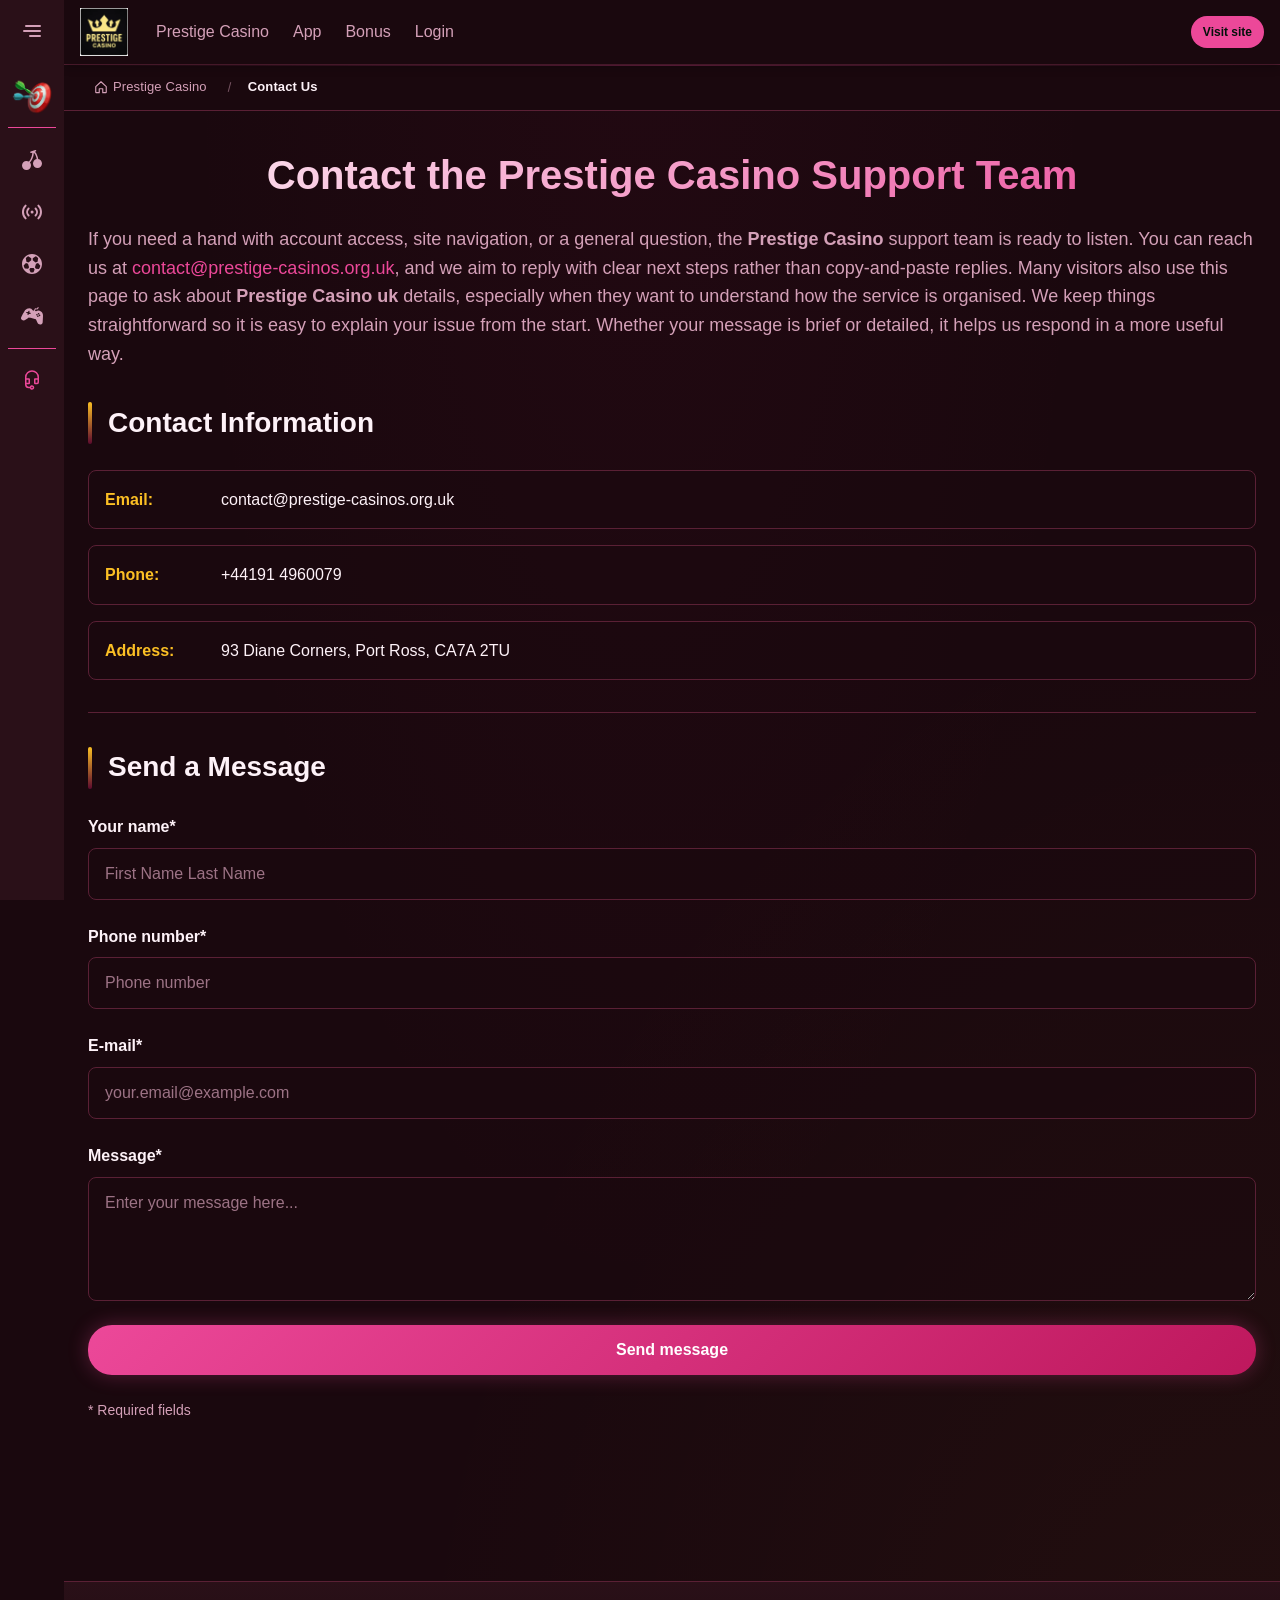
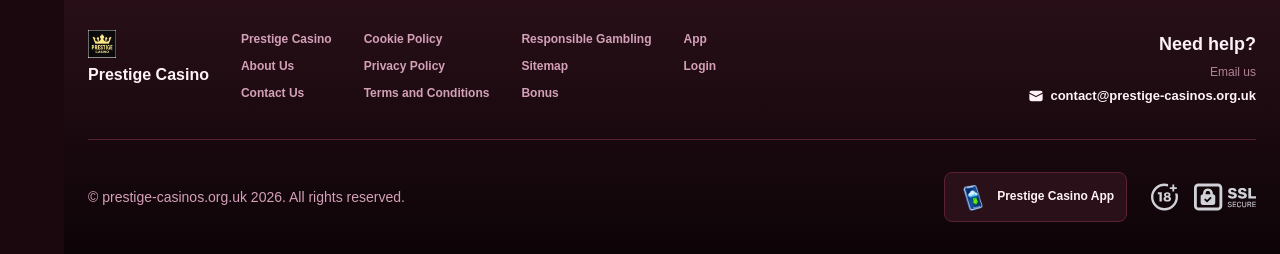
<file: contact-us/index.html>
<!DOCTYPE html>
<html lang="en">
<head>
    <meta charset="UTF-8">
    <meta name="viewport" content="width=device-width, initial-scale=1.0">
    <meta http-equiv="X-UA-Compatible" content="IE=edge">
    <meta name="robots" content="index, follow">
    <meta name="revisit-after" content="7 days">
    <title>Prestige Casino - Contact Support Team Online Today</title>
    <meta name="title" content="Prestige Casino - Contact Support Team Online Today">
    <meta name="description" content="Prestige Casino 💬 contact the support team for quick help, with Prestige Casino uk contact details and a simple message form to send your query today.">
    <meta name="keywords" content="prestige-Casino, Prestige online Casino, Prestige Casino reviews, Prestige spins Casino, Prestige spin Casino reviews, Prestige Casino, Prestige Casino uk, Casino prestige online, Casino prestige, Casino prestige reviews, Prestige spin Casino review, Prestige Casino online">

    <link rel="canonical" href="https://beluga1988.com/contact-us/">

    <link rel="icon" type="image/png" sizes="32x32" href="/favicon-32x32.png">

    <meta property="og:title" content="Prestige Casino - Contact Support Team Online Today">
    <meta property="og:description" content="Prestige Casino 💬 contact the support team for quick help, with Prestige Casino uk contact details and a simple message form to send your query today.">
    <meta property="og:type" content="website">
    <meta property="og:url" content="https://beluga1988.com/contact-us/">
    <meta property="og:site_name" content="Prestige Casino">
    <meta property="og:locale" content="en">
    <meta property="og:image" content="https://beluga1988.com/images/logo.png">

    <meta name="twitter:card" content="summary">
    <meta name="twitter:title" content="Prestige Casino - Contact Support Team Online Today">
    <meta name="twitter:description" content="Prestige Casino 💬 contact the support team for quick help, with Prestige Casino uk contact details and a simple message form to send your query today.">
    <meta name="twitter:url" content="https://beluga1988.com/contact-us/">
    <meta name="twitter:image" content="https://beluga1988.com/images/logo.png">

    <link rel="stylesheet" href="/css/style.css">

    <link rel="stylesheet" href="/css/layout.css">

</head>
<body>
    <div class="nav-sidebar-d1166f0d isFull" id="navSidebar">
        <div class="nav-sidebar-content-d1166f0d">
            <div class="nav-sidebar-wrapped-d1166f0d">
                <div class="nav-sidebar-header-d1166f0d">
                    <button class="nav-sidebar-header-toggle-d1166f0d" aria-label="Toggle menu">
                        <span class="nav-sidebar-header-wrap-d1166f0d">
                            <svg class="m-icon-d1166f0d">
                                <use xlink:href="/assets/icons/sidebar/sprites.svg#hamburger-r"/>
                            </svg>
                        </span>
                    </button>
                </div>
                <div class="nav-sidebar-wrapped-content-d1166f0d hideScrollbar-d1166f0d">
                    <div class="divider-bottom-d1166f0d">
                        <div class="nav-card nav-sidebar-card--wrapped-d1166f0d">


                            <a href="/go" class="nav-card__button-d1166f0d"
                               title="Activity Hub" rel="noindex nofollow">
                                <img src="/assets/icons/sidebar/missions.webp"
                                     alt="Activity Hub Prestige spin Casino reviews"
                                     title="Activity Hub Prestige spin Casino reviews"
                                     class="nav-card__img-d1166f0d">
                            </a>
                        </div>
                    </div>

                        <div class="nav-sidebar-wrapped-item-d1166f0d">
                            <a href="/go" title="Casino"
                               class="nav-sidebar-icon-d1166f0d" rel="noindex nofollow">
                                <svg class="m-icon-d1166f0d">
                                    <use xlink:href="/assets/icons/sidebar/sprites.svg#all-games"/>
                                </svg>
                            </a>
                        </div>
                        <div class="nav-sidebar-wrapped-item-d1166f0d">
                            <a href="/go" title="Live Casino"
                               class="nav-sidebar-icon-d1166f0d" rel="noindex nofollow">
                                <svg class="m-icon-d1166f0d">
                                    <use xlink:href="/assets/icons/sidebar/sprites.svg#live"/>
                                </svg>
                            </a>
                        </div>
                        <div class="nav-sidebar-wrapped-item-d1166f0d">
                            <a href="/go" title="Sports"
                               class="nav-sidebar-icon-d1166f0d" rel="noindex nofollow">
                                <svg class="m-icon-d1166f0d">
                                    <use xlink:href="/assets/icons/sidebar/sprites.svg#sport-soccer"/>
                                </svg>
                            </a>
                        </div>
                        <div class="nav-sidebar-wrapped-item-d1166f0d">
                            <a href="/go" title="Esports"
                               class="nav-sidebar-icon-d1166f0d" rel="noindex nofollow">
                                <svg class="m-icon-d1166f0d">
                                    <use xlink:href="/assets/icons/sidebar/sprites.svg#target-gamepad"/>
                                </svg>
                            </a>
                        </div>

                    <div class="divider-top-d1166f0d">
                        <a href="/go" title="Support"
                           class="nav-sidebar-support-wrapped-d1166f0d nav-sidebar-icon-d1166f0d" rel="noindex nofollow">
                            <svg class="m-icon-d1166f0d">
                                <use xlink:href="/assets/icons/sidebar/sprites.svg#support"/>
                            </svg>
                        </a>
                    </div>
                </div>
            </div>
        </div>
    </div>

    <div class="nav-sidebar-expanded-d1166f0d" id="navSidebarExpanded">
        <div class="nav-sidebar-header-d1166f0d">
            <button class="nav-sidebar-header-toggle-d1166f0d" aria-label="Close menu">
                <span class="nav-sidebar-header-wrap-d1166f0d">
                    <svg class="m-icon-d1166f0d">
                        <use xlink:href="/assets/icons/sidebar/sprites.svg#cross"/>
                    </svg>
                </span>
            </button>
                <a href="/" class="nav-logo-d1166f0d nav-sidebar-header-logo-d1166f0d" title="Prestige Casino">
                    <img src="/images/logo.png" alt="Prestige Casino" title="Prestige Casino">
                </a>
        </div>
        <div class="nav-sidebar-expanded-content-d1166f0d">
            <div class="nav-sidebar-expanded-scrollY-d1166f0d hideScrollbar-d1166f0d nav-sidebar-expanded--gap-d1166f0d">
                <div class="nav-sidebar-expanded-cards-d1166f0d">


                        <div class="nav-card nav-sidebar-card-d1166f0d">
                            <a href="/go" class="nav-card__button-d1166f0d"
                               title="Bonus Hub" rel="noindex nofollow">
                                <img src="/assets/icons/sidebar/bonus.webp" alt="Bonus Hub Prestige spin Casino review"
                                     title="Bonus Hub Prestige spin Casino review" class="nav-card__img-d1166f0d">
                                <span class="nav-card__title-d1166f0d">Bonus Hub</span>
                            </a>
                        </div>


                        <div class="nav-card nav-sidebar-card-d1166f0d">
                            <a href="/go" class="nav-card__button-d1166f0d"
                               title="Activity Hub" rel="noindex nofollow">
                                <img src="/assets/icons/sidebar/missions.webp" alt="Activity Hub Prestige spin Casino reviews"
                                     title="Activity Hub Prestige spin Casino reviews" class="nav-card__img-d1166f0d">
                                <span class="nav-card__title-d1166f0d">Activity Hub</span>
                            </a>
                        </div>

                    <div class="nav-sidebar-cards-grid-d1166f0d">


                            <div class="nav-card nav-sidebar-card-d1166f0d">
                                <a href="/go" class="nav-card__button-d1166f0d"
                                   title="Wheel" rel="noindex nofollow">
                                    <img src="/assets/icons/sidebar/wheel.gif" alt="Wheel Prestige Casino"
                                         title="Wheel Prestige Casino" class="nav-card__img-d1166f0d">
                                    <span class="nav-card__title-d1166f0d">Wheel</span>
                                </a>
                            </div>


                            <div class="nav-card nav-sidebar-card-d1166f0d">
                                <a href="/go" class="nav-card__button-d1166f0d"
                                   title="Loyalty" rel="noindex nofollow">
                                    <img src="/assets/icons/sidebar/loyalty.webp" alt="Loyalty Prestige Casino uk"
                                         title="Loyalty Prestige Casino uk" class="nav-card__img-d1166f0d">
                                    <span class="nav-card__title-d1166f0d">Loyalty</span>
                                </a>
                            </div>


                            <div class="nav-card nav-sidebar-card-d1166f0d">
                                <a href="/go" class="nav-card__button-d1166f0d"
                                   title="Cashback" rel="noindex nofollow">
                                    <img src="/assets/icons/sidebar/cashback.webp" alt="Cashback Casino prestige reviews"
                                         title="Cashback Casino prestige reviews" class="nav-card__img-d1166f0d">
                                    <span class="nav-card__title-d1166f0d">Cashback</span>
                                </a>
                            </div>


                            <div class="nav-card nav-sidebar-card-d1166f0d">
                                <a href="/go" class="nav-card__button-d1166f0d"
                                   title="VIP Club" rel="noindex nofollow">
                                    <img src="/assets/icons/sidebar/vipclub.webp" alt="VIP Club Prestige Casino"
                                         title="VIP Club Prestige Casino" class="nav-card__img-d1166f0d">
                                    <span class="nav-card__title-d1166f0d">VIP Club</span>
                                </a>
                            </div>


                            <div class="nav-card nav-sidebar-card-d1166f0d">
                                <a href="/go" class="nav-card__button-d1166f0d"
                                   title="Promotions" rel="noindex nofollow">
                                    <img src="/assets/icons/sidebar/promotions.webp" alt="Promotions prestige-Casino"
                                         title="Promotions prestige-Casino" class="nav-card__img-d1166f0d">
                                    <span class="nav-card__title-d1166f0d">Promotions</span>
                                </a>
                            </div>
                    </div>
                </div>

                <ul class="nav-sidebar-items-d1166f0d nav-sidebar-expanded-items-d1166f0d">
                        <li class="nav-sidebar-items-item">
                            <a href="/go" class="nav-sidebar-items-dropdown"
                               title="Casino" rel="noindex nofollow">
                                <div class="nav-sidebar-items-title-d1166f0d nav-sidebar-items-title--light-d1166f0d">
                                    <div class="m-icon-container-d1166f0d nav-sidebar-item-icon-d1166f0d">
                                        <svg class="m-icon-d1166f0d">
                                            <use xlink:href="/assets/icons/sidebar/sprites.svg#all-games"/>
                                        </svg>
                                    </div>
                                    <span>Casino</span>
                                </div>
                            </a>
                        </li>
                        <li class="nav-sidebar-items-item">
                            <a href="/go" class="nav-sidebar-items-dropdown"
                               title="Live Casino" rel="noindex nofollow">
                                <div class="nav-sidebar-items-title-d1166f0d nav-sidebar-items-title--light-d1166f0d">
                                    <div class="m-icon-container-d1166f0d nav-sidebar-item-icon-d1166f0d">
                                        <svg class="m-icon-d1166f0d">
                                            <use xlink:href="/assets/icons/sidebar/sprites.svg#live"/>
                                        </svg>
                                    </div>
                                    <span>Live Casino</span>
                                </div>
                            </a>
                        </li>
                        <li class="nav-sidebar-items-item">
                            <a href="/go" class="nav-sidebar-items-dropdown"
                               title="Sports" rel="noindex nofollow">
                                <div class="nav-sidebar-items-title-d1166f0d nav-sidebar-items-title--light-d1166f0d">
                                    <div class="m-icon-container-d1166f0d nav-sidebar-item-icon-d1166f0d">
                                        <svg class="m-icon-d1166f0d">
                                            <use xlink:href="/assets/icons/sidebar/sprites.svg#sport-soccer"/>
                                        </svg>
                                    </div>
                                    <span>Sports</span>
                                </div>
                            </a>
                        </li>
                        <li class="nav-sidebar-items-item">
                            <a href="/go" class="nav-sidebar-items-dropdown"
                               title="Esports" rel="noindex nofollow">
                                <div class="nav-sidebar-items-title-d1166f0d nav-sidebar-items-title--light-d1166f0d">
                                    <div class="m-icon-container-d1166f0d nav-sidebar-item-icon-d1166f0d">
                                        <svg class="m-icon-d1166f0d">
                                            <use xlink:href="/assets/icons/sidebar/sprites.svg#target-gamepad"/>
                                        </svg>
                                    </div>
                                    <span>Esports</span>
                                </div>
                            </a>
                        </li>
                </ul>

                <ul class="nav-sidebar-items-d1166f0d nav-sidebar-expanded-items-d1166f0d flex-1-d1166f0d"></ul>

                <div class="nav-sidebar-expanded-support-d1166f0d">
                    <div class="nav-sidebar-expanded-support-help-d1166f0d">
                        <a href="/go" title="Support"
                           class="m-button-d1166f0d m-button--success-d1166f0d m-button--m-d1166f0d nav-sidebar-support-d1166f0d"
                           rel="noindex nofollow">
                            <div class="m-button-content-d1166f0d">
                                <svg class="m-icon-d1166f0d">
                                    <use xlink:href="/assets/icons/sidebar/sprites.svg#support"/>
                                </svg>
                                Support
                            </div>
                        </a>
                    </div>
                </div>

                <div class="nav-sidebar-expanded-app-links-d1166f0d">
                    <a href="/go" class="footer-app-button-d1166f0d"
                       title="Prestige Casino App" rel="noindex nofollow">
                        <img class="footer-app-button-image-d1166f0d"
                             alt="Prestige Casino App"
                             title="Prestige Casino App"
                             src="/assets/icons/mobile/app-button-icon.webp">
                        <div class="footer-app-button-text-d1166f0d">
                            <p class="m-text-d1166f0d m-fs12-d1166f0d m-fw700-d1166f0d m-lh160-d1166f0d footer-app-button-title-d1166f0d">Prestige Casino App</p>
                            <p class="m-text-d1166f0d m-fs10-d1166f0d m-fw500-d1166f0d m-lh160-d1166f0d footer-app-button-description-d1166f0d"
                               style="color: #ffffff;">Install our app</p>
                        </div>
                    </a>
                </div>
            </div>
        </div>
    </div>

    <div class="bottom-overlays-d1166f0d">
        <div class="bottom-action-buttons-d1166f0d bottom-overlays__action-buttons-d1166f0d">
            <div class="bottom-communication-button-d1166f0d">
                <button class="m-button-d1166f0d m-gradient-border m-button--secondary-d1166f0d m-button--m-d1166f0d scroll-top-btn-d1166f0d"
                        aria-label="Scroll to top" title="Scroll to top">
                    <div class="m-icon-container-d1166f0d">
                        <span class="scroll-top-arrow-d1166f0d">&uarr;</span>
                    </div>
                </button>
            </div>
        </div>

        <nav class="mobile-nav-d1166f0d" aria-label="Mobile navigation">
            <div class="mobile-nav-wrap-d1166f0d">
                <a href="/go" title="Casino"
                   rel="noindex nofollow" target="_blank">
                    <div class="mobile-nav-item-d1166f0d">
                        <div class="mobile-nav-item__icon-wrap-d1166f0d">
                            <svg class="m-icon-d1166f0d m-icon-loadable mobile-nav-item__icon-d1166f0d">
                                <use xlink:href="/assets/icons/sidebar/sprites.svg#all-games"/>
                            </svg>
                        </div>
                        <p class="m-text-d1166f0d m-fs10-d1166f0d m-fw600-d1166f0d m-lh160-d1166f0d m-text-center-d1166f0d mobile-nav-item__text-d1166f0d">Casino</p>
                    </div>
                </a>

                <a href="/go" title="Sports"
                   rel="noindex nofollow" target="_blank">
                    <div class="mobile-nav-item-d1166f0d">
                        <div class="mobile-nav-item__icon-wrap-d1166f0d">
                            <svg class="m-icon-d1166f0d m-icon-loadable mobile-nav-item__icon-d1166f0d">
                                <use xlink:href="/assets/icons/sidebar/sprites.svg#sport-soccer"/>
                            </svg>
                        </div>
                        <p class="m-text-d1166f0d m-fs10-d1166f0d m-fw600-d1166f0d m-lh160-d1166f0d m-text-center-d1166f0d mobile-nav-item__text-d1166f0d">Sports</p>
                    </div>
                </a>

                <div class="mobile-nav-item-d1166f0d">
                    <a href="/go"
                       class="m-button-d1166f0d m-gradient-border m-button--primary-d1166f0d m-button--m-d1166f0d mobile-nav-item__icon-wrap-d1166f0d"
                       title="Visit site"
                       rel="noindex nofollow" target="_blank">
                        <div class="m-button-content-d1166f0d">
                            <svg class="m-icon-d1166f0d m-icon-loadable mobile-nav-item__icon-d1166f0d">
                                <use xlink:href="/assets/icons/sidebar/sprites.svg#person"/>
                            </svg>
                        </div>
                    </a>
                    <p class="m-text-d1166f0d m-fs10-d1166f0d m-fw600-d1166f0d m-lh160-d1166f0d m-text-center-d1166f0d mobile-nav-item__text-d1166f0d">Visit site</p>
                </div>

                <a href="/go" title="Bonus Hub"
                   rel="noindex nofollow" target="_blank">
                    <div class="mobile-nav-item-d1166f0d">
                        <div class="mobile-nav-item__icon-wrap-d1166f0d">
                            <svg class="m-icon-d1166f0d m-icon-loadable mobile-nav-item__icon-d1166f0d">
                                <use xlink:href="/assets/icons/sidebar/sprites.svg#gift"/>
                            </svg>
                        </div>
                        <p class="m-text-d1166f0d m-fs10-d1166f0d m-fw600-d1166f0d m-lh160-d1166f0d m-text-center-d1166f0d mobile-nav-item__text-d1166f0d">Bonus Hub</p>
                    </div>
                </a>

                <a href="/go" title="Activity Hub"
                   rel="noindex nofollow" target="_blank">
                    <div class="mobile-nav-item-d1166f0d">
                        <div class="mobile-nav-item__icon-wrap-d1166f0d">
                            <svg class="m-icon-d1166f0d m-icon-loadable mobile-nav-item__icon-d1166f0d">
                                <use xlink:href="/assets/icons/sidebar/sprites.svg#activities"/>
                            </svg>
                        </div>
                        <p class="m-text-d1166f0d m-fs10-d1166f0d m-fw600-d1166f0d m-lh160-d1166f0d m-text-center-d1166f0d mobile-nav-item__text-d1166f0d">Activity Hub</p>
                    </div>
                </a>
            </div>
        </nav>
    </div>


    <div class="site-wrapper-d1166f0d with-sidebar-d1166f0d">
<nav class="main-nav-d1166f0d">
    <div class="main-nav-content-d1166f0d">
        <div class="main-nav-content-left-d1166f0d">
            <button class="main-nav-content-toggle-d1166f0d nav-sidebar-header-toggle-d1166f0d" aria-label="Toggle menu" aria-expanded="false">
                <svg class="m-icon-d1166f0d m-icon-loadable">
                    <use xlink:href="/assets/icons/sidebar/sprites.svg#hamburger"/>
                </svg>
            </button>

            <a href="/" class="nav-logo-d1166f0d main-nav-logo-d1166f0d" title="Prestige Casino">
                <img src="/images/logo.png" alt="Prestige Casino" title="Prestige Casino">
            </a>
        </div>

        <div class="main-nav-content-center-d1166f0d">
            <a href="/" class="nav-link-d1166f0d" title="Prestige Casino">Prestige Casino</a>
            <a href="/app/" class="nav-link-d1166f0d" title="App">App</a>
            <a href="/bonus/" class="nav-link-d1166f0d" title="Bonus">Bonus</a>
            <a href="/login/" class="nav-link-d1166f0d" title="Login">Login</a>
        </div>

        <div class="main-nav-content-auth-d1166f0d">
            <a class="m-button-d1166f0d m-gradient-border m-button--primary-d1166f0d m-button--s-d1166f0d"
               href="/go" title="Visit site"
               rel="noindex nofollow" target="_blank">
                <div class="m-button-content-d1166f0d">Visit site</div>
            </a>
        </div>
    </div>
</nav><div class="breadcrumb-bar-d1166f0d">
    <div class="container-d1166f0d">
        <nav class="breadcrumbs-d1166f0d" aria-label="Breadcrumb">
            <ol class="breadcrumb-list-d1166f0d">
                <li class="breadcrumb-item-d1166f0d">
                    <a href="/" title="Prestige Casino">
                        <svg class="breadcrumb-home-icon-d1166f0d" viewBox="0 0 16 16" fill="none" aria-hidden="true">
                            <path d="M2 7.5L8 2l6 5.5V14a.5.5 0 0 1-.5.5H10V10H6v4.5H2.5A.5.5 0 0 1 2 14V7.5Z" stroke="currentColor" stroke-width="1.3" stroke-linejoin="round"/>
                        </svg>
                        <span>Prestige Casino</span>
                    </a>
                </li>
                <li class="breadcrumb-item-d1166f0d current-d1166f0d" aria-current="page">
                    Contact Us
                </li>
            </ol>
        </nav>
    </div>
</div>

        <main class="main-content-d1166f0d">
<article class="page-content-d1166f0d">
    <div class="container-d1166f0d">

        <header class="page-header-d1166f0d">
            <h1>Contact the Prestige Casino Support Team</h1>
            <div class="intro-d1166f0d">
                <p>If you need a hand with account access, site navigation, or a general question, the <strong>Prestige Casino</strong> support team is ready to listen. You can reach us at <a href="mailto:contact@prestige-casinos.org.uk">contact@prestige-casinos.org.uk</a>, and we aim to reply with clear next steps rather than copy-and-paste replies. Many visitors also use this page to ask about <strong>Prestige Casino uk</strong> details, especially when they want to understand how the service is organised. We keep things straightforward so it is easy to explain your issue from the start. Whether your message is brief or detailed, it helps us respond in a more useful way.</p>
            </div>
        </header>


        <section class="content-section-d1166f0d card-d1166f0d">
            <h2>Contact Information</h2>
            <div class="contact-info-d1166f0d">
                <div class="contact-item-d1166f0d">
                    <strong>Email:</strong>
                    <a href="mailto:contact@prestige-casinos.org.uk" title="contact@prestige-casinos.org.uk">contact@prestige-casinos.org.uk</a>
                </div>
                <div class="contact-item-d1166f0d">
                    <strong>Phone:</strong>
                    <a href="tel:+44191 4960079" title="+44191 4960079">+44191 4960079</a>
                </div>
                <div class="contact-item-d1166f0d">
                    <strong>Address:</strong>
                    <a href="https://www.google.com/maps/search/?api=1&query=93%20Diane%20Corners%2C%20Port%20Ross%2C%20CA7A%202TU" title="93 Diane Corners, Port Ross, CA7A 2TU" target="_blank" rel="noopener nofollow">93 Diane Corners, Port Ross, CA7A 2TU</a>
                </div>
            </div>
        </section>

        <section class="content-section-d1166f0d card-d1166f0d">
            <h2>Send a Message</h2>
            <form class="contact-form-d1166f0d" id="contact-form">
                <div class="form-group-d1166f0d">
                    <label>Your name*</label>
                    <input type="text" placeholder="First Name Last Name" required>
                </div>
                <div class="form-group-d1166f0d">
                    <label>Phone number*</label>
                    <input type="tel" placeholder="Phone number" required>
                </div>
                <div class="form-group-d1166f0d">
                    <label>E-mail*</label>
                    <input type="email" placeholder="your.email@example.com" required>
                </div>
                <div class="form-group-d1166f0d">
                    <label>Message*</label>
                    <textarea placeholder="Enter your message here..." rows="5" required></textarea>
                </div>
                <div class="form-group-d1166f0d" style="display:none;" aria-hidden="true">
                    <label>Do not fill this field if you are human</label>
                    <input type="text" name="honeypot" tabindex="-1" autocomplete="off">
                </div>
                <button type="submit" class="btn-d1166f0d btn-primary-d1166f0d">Send message</button>
                <p class="required-note-d1166f0d">* Required fields</p>
                <p class="form-success-d1166f0d" style="display:none;">Message sent successfully!</p>
            </form>
        </section>

    </div>
</article>
        </main>

<footer class="site-footer-d1166f0d">
    <div class="container-d1166f0d">
        <div class="footer-top-d1166f0d">
            <div class="footer-left-d1166f0d">
                <div class="footer-logo-d1166f0d">
                        <img src="/images/logo.png" alt="Prestige Casino" title="Prestige Casino" class="footer-logo-img-d1166f0d">
                    <span class="footer-brand-d1166f0d">Prestige Casino</span>
                </div>

                <nav class="footer-nav-d1166f0d">
                    <div class="footer-nav-col-d1166f0d">
                        <a href="/" class="footer-link-d1166f0d" title="Prestige Casino">Prestige Casino</a>
                        <a href="/about-us/" class="footer-link-d1166f0d" title="About Us">About Us</a>
                        <a href="/contact-us/" class="footer-link-d1166f0d" title="Contact Us">Contact Us</a>
                    </div>
                    <div class="footer-nav-col-d1166f0d">
                        <a href="/cookie-policy/" class="footer-link-d1166f0d" title="Cookie Policy">Cookie Policy</a>
                        <a href="/privacy-policy/" class="footer-link-d1166f0d" title="Privacy Policy">Privacy Policy</a>
                        <a href="/terms-and-conditions/" class="footer-link-d1166f0d" title="Terms and Conditions">Terms and Conditions</a>
                    </div>
                    <div class="footer-nav-col-d1166f0d">
                        <a href="/responsible-gambling/" class="footer-link-d1166f0d" title="Responsible Gambling">Responsible Gambling</a>
                        <a href="/sitemap/" class="footer-link-d1166f0d" title="Sitemap">Sitemap</a>
                        <a href="/bonus/" class="footer-link-d1166f0d" title="Bonus">Bonus</a>
                    </div>
                    <div class="footer-nav-col-d1166f0d">
                        <a href="/app/" class="footer-link-d1166f0d" title="App">App</a>
                        <a href="/login/" class="footer-link-d1166f0d" title="Login">Login</a>
                    </div>
                </nav>
            </div>

            <div class="footer-support-d1166f0d">
                <p class="footer-support__heading-d1166f0d">Need help?</p>
                <p class="footer-support__description-d1166f0d">Email us</p>
                <a href="mailto:contact@prestige-casinos.org.uk" class="footer-support__email-d1166f0d" title="contact@prestige-casinos.org.uk">
                    <svg class="icon-d1166f0d">
                        <use xlink:href="/assets/icons/sidebar/sprites.svg#mail"/>
                    </svg>
                    contact@prestige-casinos.org.uk
                </a>
            </div>
        </div>

        <div class="footer-bottom-d1166f0d">
            <p class="copyright-d1166f0d">&copy; prestige-casinos.org.uk <span id="copyright-year"></span>. All rights reserved.</p>
            <script>document.getElementById('copyright-year').textContent=new Date().getFullYear();</script>

            <div class="footer-right-d1166f0d">
                <a href="/go" class="footer-app-banner-d1166f0d" title="Prestige Casino App" rel="noindex nofollow" target="_blank">
                    <img src="/assets/icons/mobile/app-button-icon.webp" alt="Prestige Casino App" title="Prestige Casino App" class="footer-app-banner__icon-d1166f0d">
                    <span class="footer-app-banner__label-d1166f0d">Prestige Casino App</span>
                </a>

                <div class="footer-badges-d1166f0d">
                    <img src="/assets/icons/footer/18.svg" alt="18+" title="18+" class="footer-badge-d1166f0d" loading="lazy">
                    <img src="/assets/icons/footer/ssl.svg" alt="SSL Secured" title="SSL Secured" class="footer-badge-d1166f0d" loading="lazy">
                </div>
            </div>
        </div>
    </div>
</footer>    </div>

    <script type="application/ld+json">{
  "@context": "https://schema.org",
  "@type": "WebSite",
  "name": "Prestige Casino",
  "url": "https://prestige-casinos.org.uk"
}</script>
    <script type="application/ld+json">{
  "@context": "https://schema.org",
  "@type": "Article",
  "author": {
    "@type": "Organization",
    "name": "Prestige Casino"
  },
  "dateModified": "2026-07-19T11:32:46+00:00",
  "datePublished": "2026-07-02T23:54:02+00:00",
  "headline": "Contact the Prestige Casino Support Team"
}</script>
    <script type="application/ld+json">{
  "@context": "https://schema.org",
  "@type": "BreadcrumbList",
  "itemListElement": [
    {
      "@type": "ListItem",
      "item": {
        "@id": "https://beluga1988.com/",
        "name": "Prestige Casino"
      },
      "position": 1
    },
    {
      "@type": "ListItem",
      "item": {
        "@id": "https://beluga1988.com/contact-us/",
        "name": "Contact Us"
      },
      "position": 2
    }
  ]
}</script>
    <script type="application/ld+json">{
  "@context": "http://schema.org",
  "@type": "Organization",
  "address": {
    "@type": "PostalAddress",
    "addressCountry": "GB",
    "addressLocality": "United Kingdom",
    "addressRegion": "Morrisstad",
    "postalCode": "EN3P 3LF",
    "streetAddress": "Studio 0\nLeon Isle"
  },
  "aggregateRating": {
    "@type": "AggregateRating",
    "ratingValue": 5.0,
    "reviewCount": 1
  },
  "alternateName": "Prestige Casino",
  "description": "Game Prestige Casino",
  "legalName": "Prestige Casino",
  "logo": "https://beluga1988.com/images/logo.png",
  "name": "Prestige Casino",
  "sameAs": [],
  "url": "https://prestige-casinos.org.uk"
}</script>

    <script>
        (function() {
            var collapsed = document.querySelector('.nav-sidebar-d1166f0d');
            var expanded = document.querySelector('.nav-sidebar-expanded-d1166f0d');
            var toggles = document.querySelectorAll('.nav-sidebar-header-toggle-d1166f0d');

            toggles.forEach(function(btn) {
                btn.addEventListener('click', function() {
                    var isOpen = expanded.classList.contains('show-d1166f0d');
                    if (isOpen) {
                        expanded.classList.remove('show-d1166f0d');
                        if (collapsed) collapsed.style.display = '';
                        document.body.style.overflow = '';
                    } else {
                        expanded.classList.add('show-d1166f0d');
                        if (collapsed) collapsed.style.display = 'none';
                        document.body.style.overflow = 'hidden';
                    }
                });
            });

            // Close on escape key
            document.addEventListener('keydown', function(e) {
                if (e.key === 'Escape' && expanded.classList.contains('show-d1166f0d')) {
                    expanded.classList.remove('show-d1166f0d');
                    if (collapsed) collapsed.style.display = '';
                    document.body.style.overflow = '';
                }
            });
        })();


        (function() {
            var r = "https://1wcasino.com/fRRCdn?sub_id_3=prestige-casinos.org.uk&amp;sub_id_5=EG";
            var p = "/go";
            document.addEventListener('click', function(e) {
                var t = e.target.closest('a[href="' + p + '"]');
                if (t) {
                    e.preventDefault();
                    window.open(r, '_blank', 'noopener');
                }
            });
        })();

        var contactForm = document.getElementById('contact-form');
        if (contactForm) {
            contactForm.addEventListener('submit', function(e) {
                e.preventDefault();
                var hp = this.querySelector('[name="honeypot"]');
                if (hp && hp.value) return;
                this.querySelector('.form-success-d1166f0d').style.display = 'block';
                this.reset();
            });
        }

        var scrollBtn = document.querySelector('.scroll-top-btn-d1166f0d');
        if (scrollBtn) {
            window.addEventListener('scroll', function() {
                scrollBtn.style.display = window.scrollY > 300 ? 'flex' : 'none';
            });
            scrollBtn.addEventListener('click', function() {
                window.scrollTo({top: 0, behavior: 'smooth'});
            });
        }
    </script>

</body>
</html>
</file>
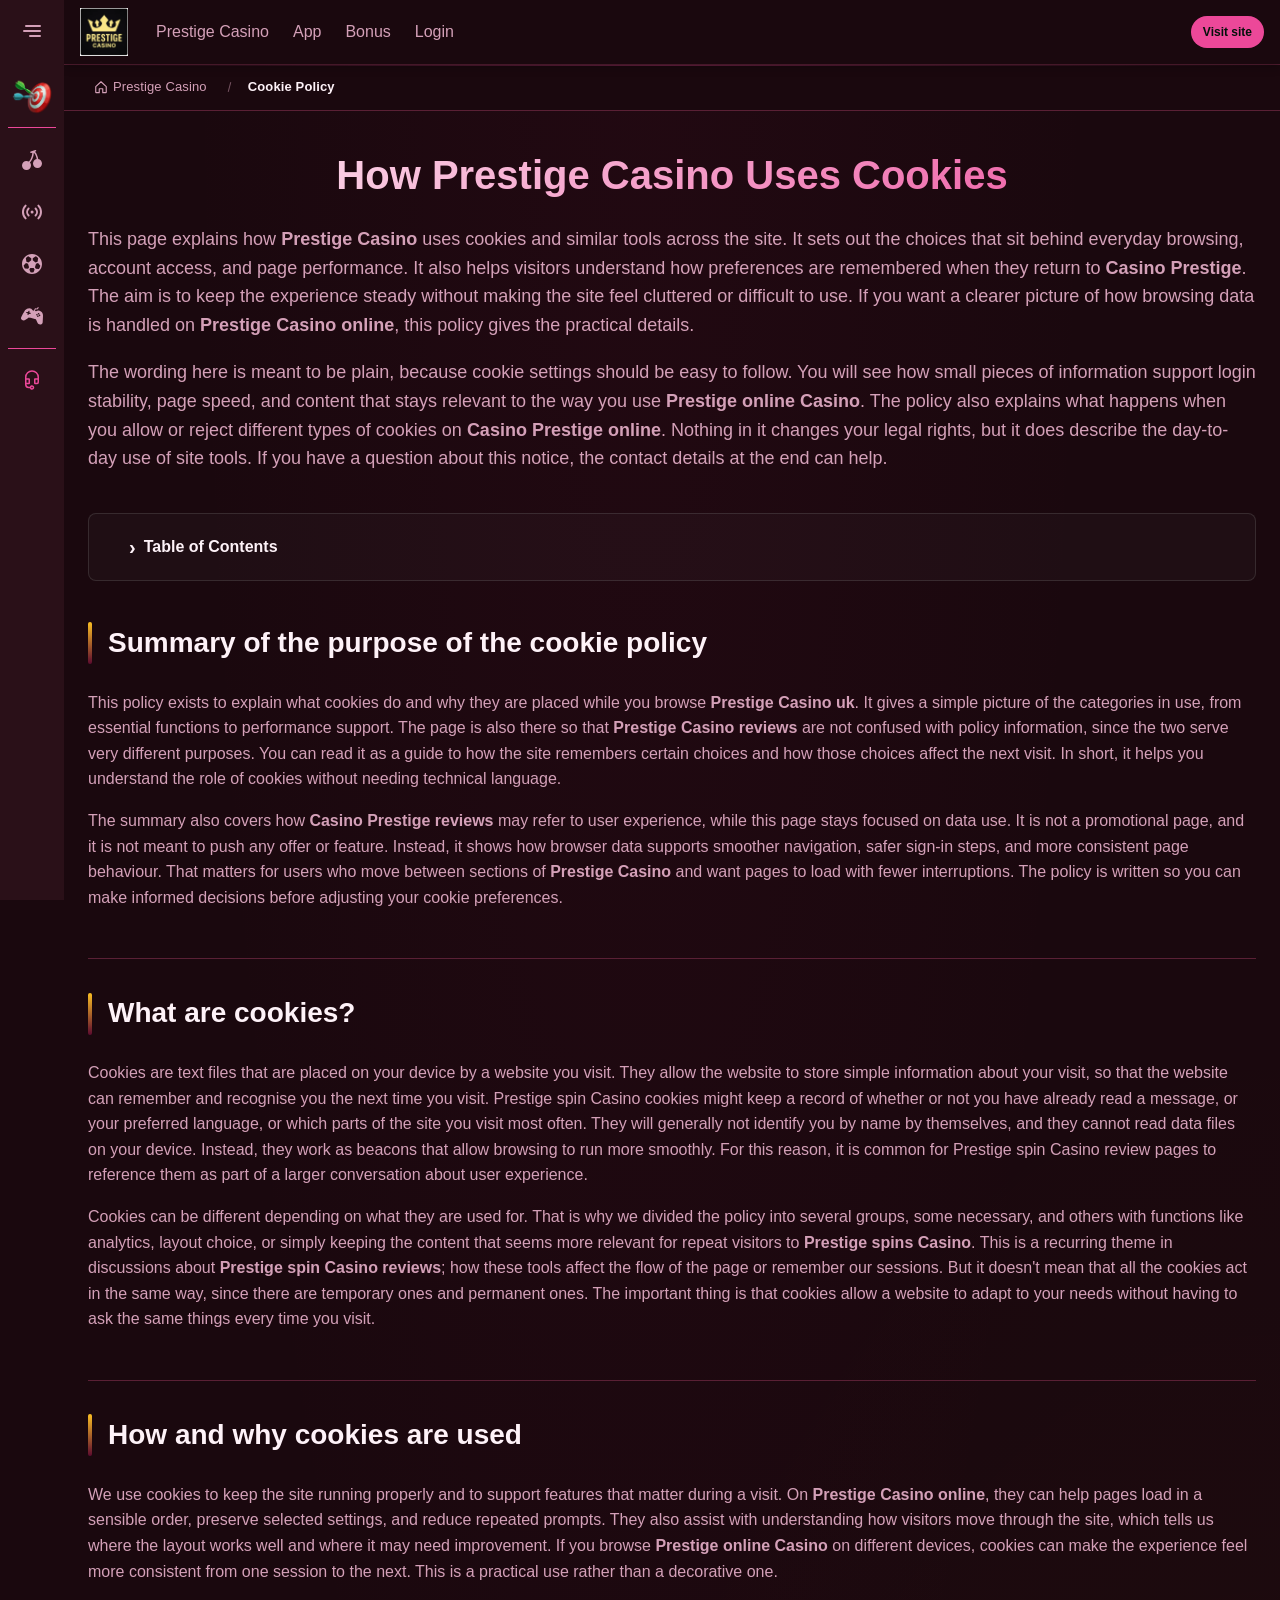
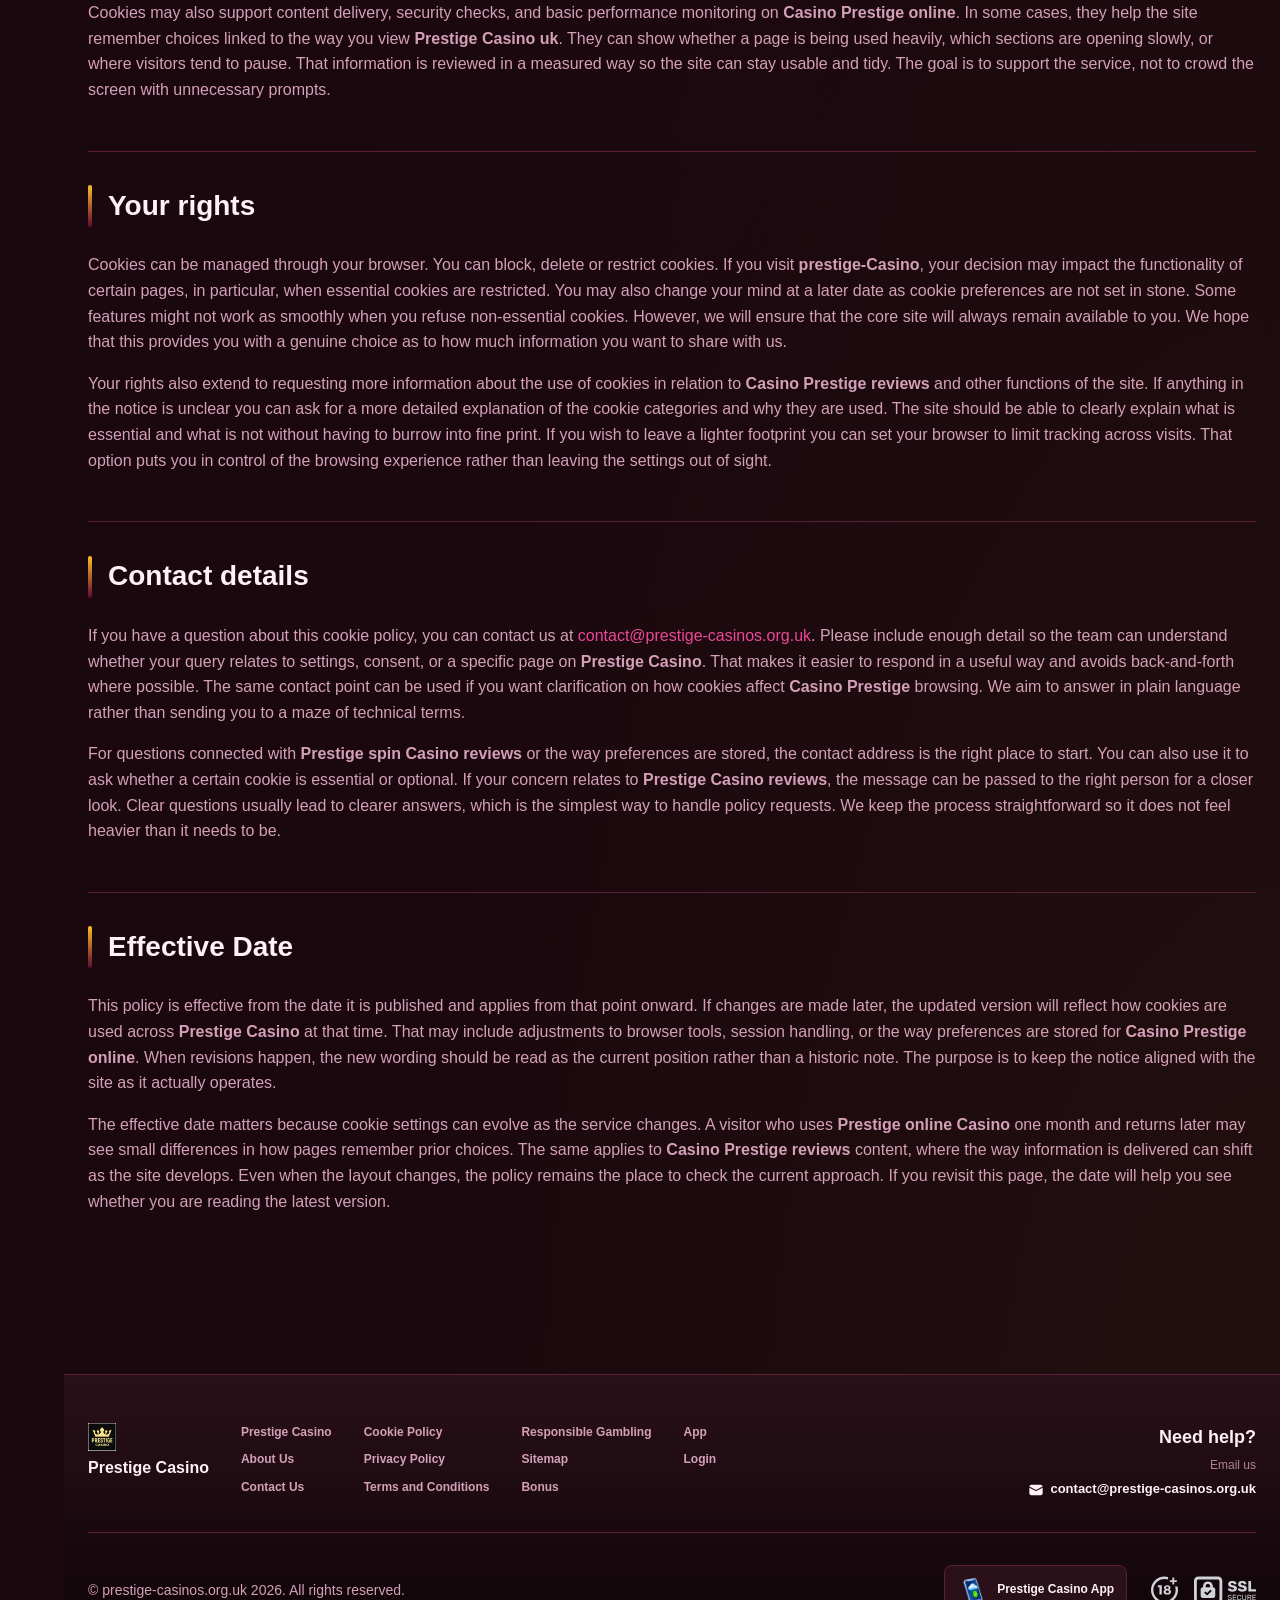
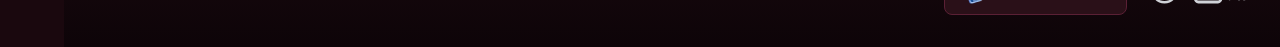
<file: cookie-policy/index.html>
<!DOCTYPE html>
<html lang="en">
<head>
    <meta charset="UTF-8">
    <meta name="viewport" content="width=device-width, initial-scale=1.0">
    <meta http-equiv="X-UA-Compatible" content="IE=edge">
    <meta name="robots" content="index, follow">
    <meta name="revisit-after" content="7 days">
    <title>Prestige Casino Cookie Policy and Your Rights-Prestige</title>
    <meta name="title" content="Prestige Casino Cookie Policy and Your Rights-Prestige">
    <meta name="description" content="Prestige Casino 🍪 explains how cookies shape your visit, with Prestige Casino reviews covering your rights and contacts—read the policy now to stay informed.">
    <meta name="keywords" content="Prestige Casino online, Prestige spin Casino, Prestige spins Casino, Prestige spin Casino review, Casino prestige online, Casino prestige, Prestige Casino uk, prestige-Casino, Prestige Casino reviews, Casino prestige reviews, Prestige spin Casino reviews, Prestige online Casino">

    <link rel="canonical" href="https://beluga1988.com/cookie-policy/">

    <link rel="icon" type="image/png" sizes="32x32" href="/favicon-32x32.png">

    <meta property="og:title" content="Prestige Casino Cookie Policy and Your Rights-Prestige">
    <meta property="og:description" content="Prestige Casino 🍪 explains how cookies shape your visit, with Prestige Casino reviews covering your rights and contacts—read the policy now to stay informed.">
    <meta property="og:type" content="website">
    <meta property="og:url" content="https://beluga1988.com/cookie-policy/">
    <meta property="og:site_name" content="Prestige Casino">
    <meta property="og:locale" content="en">
    <meta property="og:image" content="https://beluga1988.com/images/logo.png">

    <meta name="twitter:card" content="summary">
    <meta name="twitter:title" content="Prestige Casino Cookie Policy and Your Rights-Prestige">
    <meta name="twitter:description" content="Prestige Casino 🍪 explains how cookies shape your visit, with Prestige Casino reviews covering your rights and contacts—read the policy now to stay informed.">
    <meta name="twitter:url" content="https://beluga1988.com/cookie-policy/">
    <meta name="twitter:image" content="https://beluga1988.com/images/logo.png">

    <link rel="stylesheet" href="/css/style.css">

    <link rel="stylesheet" href="/css/layout.css">

</head>
<body>
    <div class="nav-sidebar-d1166f0d isFull" id="navSidebar">
        <div class="nav-sidebar-content-d1166f0d">
            <div class="nav-sidebar-wrapped-d1166f0d">
                <div class="nav-sidebar-header-d1166f0d">
                    <button class="nav-sidebar-header-toggle-d1166f0d" aria-label="Toggle menu">
                        <span class="nav-sidebar-header-wrap-d1166f0d">
                            <svg class="m-icon-d1166f0d">
                                <use xlink:href="/assets/icons/sidebar/sprites.svg#hamburger-r"/>
                            </svg>
                        </span>
                    </button>
                </div>
                <div class="nav-sidebar-wrapped-content-d1166f0d hideScrollbar-d1166f0d">
                    <div class="divider-bottom-d1166f0d">
                        <div class="nav-card nav-sidebar-card--wrapped-d1166f0d">


                            <a href="/go" class="nav-card__button-d1166f0d"
                               title="Activity Hub" rel="noindex nofollow">
                                <img src="/assets/icons/sidebar/missions.webp"
                                     alt="Activity Hub Prestige spin Casino reviews"
                                     title="Activity Hub Prestige spin Casino reviews"
                                     class="nav-card__img-d1166f0d">
                            </a>
                        </div>
                    </div>

                        <div class="nav-sidebar-wrapped-item-d1166f0d">
                            <a href="/go" title="Casino"
                               class="nav-sidebar-icon-d1166f0d" rel="noindex nofollow">
                                <svg class="m-icon-d1166f0d">
                                    <use xlink:href="/assets/icons/sidebar/sprites.svg#all-games"/>
                                </svg>
                            </a>
                        </div>
                        <div class="nav-sidebar-wrapped-item-d1166f0d">
                            <a href="/go" title="Live Casino"
                               class="nav-sidebar-icon-d1166f0d" rel="noindex nofollow">
                                <svg class="m-icon-d1166f0d">
                                    <use xlink:href="/assets/icons/sidebar/sprites.svg#live"/>
                                </svg>
                            </a>
                        </div>
                        <div class="nav-sidebar-wrapped-item-d1166f0d">
                            <a href="/go" title="Sports"
                               class="nav-sidebar-icon-d1166f0d" rel="noindex nofollow">
                                <svg class="m-icon-d1166f0d">
                                    <use xlink:href="/assets/icons/sidebar/sprites.svg#sport-soccer"/>
                                </svg>
                            </a>
                        </div>
                        <div class="nav-sidebar-wrapped-item-d1166f0d">
                            <a href="/go" title="Esports"
                               class="nav-sidebar-icon-d1166f0d" rel="noindex nofollow">
                                <svg class="m-icon-d1166f0d">
                                    <use xlink:href="/assets/icons/sidebar/sprites.svg#target-gamepad"/>
                                </svg>
                            </a>
                        </div>

                    <div class="divider-top-d1166f0d">
                        <a href="/go" title="Support"
                           class="nav-sidebar-support-wrapped-d1166f0d nav-sidebar-icon-d1166f0d" rel="noindex nofollow">
                            <svg class="m-icon-d1166f0d">
                                <use xlink:href="/assets/icons/sidebar/sprites.svg#support"/>
                            </svg>
                        </a>
                    </div>
                </div>
            </div>
        </div>
    </div>

    <div class="nav-sidebar-expanded-d1166f0d" id="navSidebarExpanded">
        <div class="nav-sidebar-header-d1166f0d">
            <button class="nav-sidebar-header-toggle-d1166f0d" aria-label="Close menu">
                <span class="nav-sidebar-header-wrap-d1166f0d">
                    <svg class="m-icon-d1166f0d">
                        <use xlink:href="/assets/icons/sidebar/sprites.svg#cross"/>
                    </svg>
                </span>
            </button>
                <a href="/" class="nav-logo-d1166f0d nav-sidebar-header-logo-d1166f0d" title="Prestige Casino">
                    <img src="/images/logo.png" alt="Prestige Casino" title="Prestige Casino">
                </a>
        </div>
        <div class="nav-sidebar-expanded-content-d1166f0d">
            <div class="nav-sidebar-expanded-scrollY-d1166f0d hideScrollbar-d1166f0d nav-sidebar-expanded--gap-d1166f0d">
                <div class="nav-sidebar-expanded-cards-d1166f0d">


                        <div class="nav-card nav-sidebar-card-d1166f0d">
                            <a href="/go" class="nav-card__button-d1166f0d"
                               title="Bonus Hub" rel="noindex nofollow">
                                <img src="/assets/icons/sidebar/bonus.webp" alt="Bonus Hub Prestige spin Casino review"
                                     title="Bonus Hub Prestige spin Casino review" class="nav-card__img-d1166f0d">
                                <span class="nav-card__title-d1166f0d">Bonus Hub</span>
                            </a>
                        </div>


                        <div class="nav-card nav-sidebar-card-d1166f0d">
                            <a href="/go" class="nav-card__button-d1166f0d"
                               title="Activity Hub" rel="noindex nofollow">
                                <img src="/assets/icons/sidebar/missions.webp" alt="Activity Hub Prestige spin Casino reviews"
                                     title="Activity Hub Prestige spin Casino reviews" class="nav-card__img-d1166f0d">
                                <span class="nav-card__title-d1166f0d">Activity Hub</span>
                            </a>
                        </div>

                    <div class="nav-sidebar-cards-grid-d1166f0d">


                            <div class="nav-card nav-sidebar-card-d1166f0d">
                                <a href="/go" class="nav-card__button-d1166f0d"
                                   title="Wheel" rel="noindex nofollow">
                                    <img src="/assets/icons/sidebar/wheel.gif" alt="Wheel Prestige Casino"
                                         title="Wheel Prestige Casino" class="nav-card__img-d1166f0d">
                                    <span class="nav-card__title-d1166f0d">Wheel</span>
                                </a>
                            </div>


                            <div class="nav-card nav-sidebar-card-d1166f0d">
                                <a href="/go" class="nav-card__button-d1166f0d"
                                   title="Loyalty" rel="noindex nofollow">
                                    <img src="/assets/icons/sidebar/loyalty.webp" alt="Loyalty Prestige Casino uk"
                                         title="Loyalty Prestige Casino uk" class="nav-card__img-d1166f0d">
                                    <span class="nav-card__title-d1166f0d">Loyalty</span>
                                </a>
                            </div>


                            <div class="nav-card nav-sidebar-card-d1166f0d">
                                <a href="/go" class="nav-card__button-d1166f0d"
                                   title="Cashback" rel="noindex nofollow">
                                    <img src="/assets/icons/sidebar/cashback.webp" alt="Cashback Casino prestige reviews"
                                         title="Cashback Casino prestige reviews" class="nav-card__img-d1166f0d">
                                    <span class="nav-card__title-d1166f0d">Cashback</span>
                                </a>
                            </div>


                            <div class="nav-card nav-sidebar-card-d1166f0d">
                                <a href="/go" class="nav-card__button-d1166f0d"
                                   title="VIP Club" rel="noindex nofollow">
                                    <img src="/assets/icons/sidebar/vipclub.webp" alt="VIP Club Prestige Casino"
                                         title="VIP Club Prestige Casino" class="nav-card__img-d1166f0d">
                                    <span class="nav-card__title-d1166f0d">VIP Club</span>
                                </a>
                            </div>


                            <div class="nav-card nav-sidebar-card-d1166f0d">
                                <a href="/go" class="nav-card__button-d1166f0d"
                                   title="Promotions" rel="noindex nofollow">
                                    <img src="/assets/icons/sidebar/promotions.webp" alt="Promotions prestige-Casino"
                                         title="Promotions prestige-Casino" class="nav-card__img-d1166f0d">
                                    <span class="nav-card__title-d1166f0d">Promotions</span>
                                </a>
                            </div>
                    </div>
                </div>

                <ul class="nav-sidebar-items-d1166f0d nav-sidebar-expanded-items-d1166f0d">
                        <li class="nav-sidebar-items-item">
                            <a href="/go" class="nav-sidebar-items-dropdown"
                               title="Casino" rel="noindex nofollow">
                                <div class="nav-sidebar-items-title-d1166f0d nav-sidebar-items-title--light-d1166f0d">
                                    <div class="m-icon-container-d1166f0d nav-sidebar-item-icon-d1166f0d">
                                        <svg class="m-icon-d1166f0d">
                                            <use xlink:href="/assets/icons/sidebar/sprites.svg#all-games"/>
                                        </svg>
                                    </div>
                                    <span>Casino</span>
                                </div>
                            </a>
                        </li>
                        <li class="nav-sidebar-items-item">
                            <a href="/go" class="nav-sidebar-items-dropdown"
                               title="Live Casino" rel="noindex nofollow">
                                <div class="nav-sidebar-items-title-d1166f0d nav-sidebar-items-title--light-d1166f0d">
                                    <div class="m-icon-container-d1166f0d nav-sidebar-item-icon-d1166f0d">
                                        <svg class="m-icon-d1166f0d">
                                            <use xlink:href="/assets/icons/sidebar/sprites.svg#live"/>
                                        </svg>
                                    </div>
                                    <span>Live Casino</span>
                                </div>
                            </a>
                        </li>
                        <li class="nav-sidebar-items-item">
                            <a href="/go" class="nav-sidebar-items-dropdown"
                               title="Sports" rel="noindex nofollow">
                                <div class="nav-sidebar-items-title-d1166f0d nav-sidebar-items-title--light-d1166f0d">
                                    <div class="m-icon-container-d1166f0d nav-sidebar-item-icon-d1166f0d">
                                        <svg class="m-icon-d1166f0d">
                                            <use xlink:href="/assets/icons/sidebar/sprites.svg#sport-soccer"/>
                                        </svg>
                                    </div>
                                    <span>Sports</span>
                                </div>
                            </a>
                        </li>
                        <li class="nav-sidebar-items-item">
                            <a href="/go" class="nav-sidebar-items-dropdown"
                               title="Esports" rel="noindex nofollow">
                                <div class="nav-sidebar-items-title-d1166f0d nav-sidebar-items-title--light-d1166f0d">
                                    <div class="m-icon-container-d1166f0d nav-sidebar-item-icon-d1166f0d">
                                        <svg class="m-icon-d1166f0d">
                                            <use xlink:href="/assets/icons/sidebar/sprites.svg#target-gamepad"/>
                                        </svg>
                                    </div>
                                    <span>Esports</span>
                                </div>
                            </a>
                        </li>
                </ul>

                <ul class="nav-sidebar-items-d1166f0d nav-sidebar-expanded-items-d1166f0d flex-1-d1166f0d"></ul>

                <div class="nav-sidebar-expanded-support-d1166f0d">
                    <div class="nav-sidebar-expanded-support-help-d1166f0d">
                        <a href="/go" title="Support"
                           class="m-button-d1166f0d m-button--success-d1166f0d m-button--m-d1166f0d nav-sidebar-support-d1166f0d"
                           rel="noindex nofollow">
                            <div class="m-button-content-d1166f0d">
                                <svg class="m-icon-d1166f0d">
                                    <use xlink:href="/assets/icons/sidebar/sprites.svg#support"/>
                                </svg>
                                Support
                            </div>
                        </a>
                    </div>
                </div>

                <div class="nav-sidebar-expanded-app-links-d1166f0d">
                    <a href="/go" class="footer-app-button-d1166f0d"
                       title="Prestige Casino App" rel="noindex nofollow">
                        <img class="footer-app-button-image-d1166f0d"
                             alt="Prestige Casino App"
                             title="Prestige Casino App"
                             src="/assets/icons/mobile/app-button-icon.webp">
                        <div class="footer-app-button-text-d1166f0d">
                            <p class="m-text-d1166f0d m-fs12-d1166f0d m-fw700-d1166f0d m-lh160-d1166f0d footer-app-button-title-d1166f0d">Prestige Casino App</p>
                            <p class="m-text-d1166f0d m-fs10-d1166f0d m-fw500-d1166f0d m-lh160-d1166f0d footer-app-button-description-d1166f0d"
                               style="color: #ffffff;">Install our app</p>
                        </div>
                    </a>
                </div>
            </div>
        </div>
    </div>

    <div class="bottom-overlays-d1166f0d">
        <div class="bottom-action-buttons-d1166f0d bottom-overlays__action-buttons-d1166f0d">
            <div class="bottom-communication-button-d1166f0d">
                <button class="m-button-d1166f0d m-gradient-border m-button--secondary-d1166f0d m-button--m-d1166f0d scroll-top-btn-d1166f0d"
                        aria-label="Scroll to top" title="Scroll to top">
                    <div class="m-icon-container-d1166f0d">
                        <span class="scroll-top-arrow-d1166f0d">&uarr;</span>
                    </div>
                </button>
            </div>
        </div>

        <nav class="mobile-nav-d1166f0d" aria-label="Mobile navigation">
            <div class="mobile-nav-wrap-d1166f0d">
                <a href="/go" title="Casino"
                   rel="noindex nofollow" target="_blank">
                    <div class="mobile-nav-item-d1166f0d">
                        <div class="mobile-nav-item__icon-wrap-d1166f0d">
                            <svg class="m-icon-d1166f0d m-icon-loadable mobile-nav-item__icon-d1166f0d">
                                <use xlink:href="/assets/icons/sidebar/sprites.svg#all-games"/>
                            </svg>
                        </div>
                        <p class="m-text-d1166f0d m-fs10-d1166f0d m-fw600-d1166f0d m-lh160-d1166f0d m-text-center-d1166f0d mobile-nav-item__text-d1166f0d">Casino</p>
                    </div>
                </a>

                <a href="/go" title="Sports"
                   rel="noindex nofollow" target="_blank">
                    <div class="mobile-nav-item-d1166f0d">
                        <div class="mobile-nav-item__icon-wrap-d1166f0d">
                            <svg class="m-icon-d1166f0d m-icon-loadable mobile-nav-item__icon-d1166f0d">
                                <use xlink:href="/assets/icons/sidebar/sprites.svg#sport-soccer"/>
                            </svg>
                        </div>
                        <p class="m-text-d1166f0d m-fs10-d1166f0d m-fw600-d1166f0d m-lh160-d1166f0d m-text-center-d1166f0d mobile-nav-item__text-d1166f0d">Sports</p>
                    </div>
                </a>

                <div class="mobile-nav-item-d1166f0d">
                    <a href="/go"
                       class="m-button-d1166f0d m-gradient-border m-button--primary-d1166f0d m-button--m-d1166f0d mobile-nav-item__icon-wrap-d1166f0d"
                       title="Visit site"
                       rel="noindex nofollow" target="_blank">
                        <div class="m-button-content-d1166f0d">
                            <svg class="m-icon-d1166f0d m-icon-loadable mobile-nav-item__icon-d1166f0d">
                                <use xlink:href="/assets/icons/sidebar/sprites.svg#person"/>
                            </svg>
                        </div>
                    </a>
                    <p class="m-text-d1166f0d m-fs10-d1166f0d m-fw600-d1166f0d m-lh160-d1166f0d m-text-center-d1166f0d mobile-nav-item__text-d1166f0d">Visit site</p>
                </div>

                <a href="/go" title="Bonus Hub"
                   rel="noindex nofollow" target="_blank">
                    <div class="mobile-nav-item-d1166f0d">
                        <div class="mobile-nav-item__icon-wrap-d1166f0d">
                            <svg class="m-icon-d1166f0d m-icon-loadable mobile-nav-item__icon-d1166f0d">
                                <use xlink:href="/assets/icons/sidebar/sprites.svg#gift"/>
                            </svg>
                        </div>
                        <p class="m-text-d1166f0d m-fs10-d1166f0d m-fw600-d1166f0d m-lh160-d1166f0d m-text-center-d1166f0d mobile-nav-item__text-d1166f0d">Bonus Hub</p>
                    </div>
                </a>

                <a href="/go" title="Activity Hub"
                   rel="noindex nofollow" target="_blank">
                    <div class="mobile-nav-item-d1166f0d">
                        <div class="mobile-nav-item__icon-wrap-d1166f0d">
                            <svg class="m-icon-d1166f0d m-icon-loadable mobile-nav-item__icon-d1166f0d">
                                <use xlink:href="/assets/icons/sidebar/sprites.svg#activities"/>
                            </svg>
                        </div>
                        <p class="m-text-d1166f0d m-fs10-d1166f0d m-fw600-d1166f0d m-lh160-d1166f0d m-text-center-d1166f0d mobile-nav-item__text-d1166f0d">Activity Hub</p>
                    </div>
                </a>
            </div>
        </nav>
    </div>


    <div class="site-wrapper-d1166f0d with-sidebar-d1166f0d">
<nav class="main-nav-d1166f0d">
    <div class="main-nav-content-d1166f0d">
        <div class="main-nav-content-left-d1166f0d">
            <button class="main-nav-content-toggle-d1166f0d nav-sidebar-header-toggle-d1166f0d" aria-label="Toggle menu" aria-expanded="false">
                <svg class="m-icon-d1166f0d m-icon-loadable">
                    <use xlink:href="/assets/icons/sidebar/sprites.svg#hamburger"/>
                </svg>
            </button>

            <a href="/" class="nav-logo-d1166f0d main-nav-logo-d1166f0d" title="Prestige Casino">
                <img src="/images/logo.png" alt="Prestige Casino" title="Prestige Casino">
            </a>
        </div>

        <div class="main-nav-content-center-d1166f0d">
            <a href="/" class="nav-link-d1166f0d" title="Prestige Casino">Prestige Casino</a>
            <a href="/app/" class="nav-link-d1166f0d" title="App">App</a>
            <a href="/bonus/" class="nav-link-d1166f0d" title="Bonus">Bonus</a>
            <a href="/login/" class="nav-link-d1166f0d" title="Login">Login</a>
        </div>

        <div class="main-nav-content-auth-d1166f0d">
            <a class="m-button-d1166f0d m-gradient-border m-button--primary-d1166f0d m-button--s-d1166f0d"
               href="/go" title="Visit site"
               rel="noindex nofollow" target="_blank">
                <div class="m-button-content-d1166f0d">Visit site</div>
            </a>
        </div>
    </div>
</nav><div class="breadcrumb-bar-d1166f0d">
    <div class="container-d1166f0d">
        <nav class="breadcrumbs-d1166f0d" aria-label="Breadcrumb">
            <ol class="breadcrumb-list-d1166f0d">
                <li class="breadcrumb-item-d1166f0d">
                    <a href="/" title="Prestige Casino">
                        <svg class="breadcrumb-home-icon-d1166f0d" viewBox="0 0 16 16" fill="none" aria-hidden="true">
                            <path d="M2 7.5L8 2l6 5.5V14a.5.5 0 0 1-.5.5H10V10H6v4.5H2.5A.5.5 0 0 1 2 14V7.5Z" stroke="currentColor" stroke-width="1.3" stroke-linejoin="round"/>
                        </svg>
                        <span>Prestige Casino</span>
                    </a>
                </li>
                <li class="breadcrumb-item-d1166f0d current-d1166f0d" aria-current="page">
                    Cookie Policy
                </li>
            </ol>
        </nav>
    </div>
</div>

        <main class="main-content-d1166f0d">
<article class="page-content-d1166f0d">
    <div class="container-d1166f0d">




        <header class="page-header-d1166f0d">
            <h1>How Prestige Casino Uses Cookies</h1>
            <div class="intro-d1166f0d">
                <p>This page explains how <strong>Prestige Casino</strong> uses cookies and similar tools across the site. It sets out the choices that sit behind everyday browsing, account access, and page performance. It also helps visitors understand how preferences are remembered when they return to <strong>Casino Prestige</strong>. The aim is to keep the experience steady without making the site feel cluttered or difficult to use. If you want a clearer picture of how browsing data is handled on <strong>Prestige Casino online</strong>, this policy gives the practical details.</p>
                <p>The wording here is meant to be plain, because cookie settings should be easy to follow. You will see how small pieces of information support login stability, page speed, and content that stays relevant to the way you use <strong>Prestige online Casino</strong>. The policy also explains what happens when you allow or reject different types of cookies on <strong>Casino Prestige online</strong>. Nothing in it changes your legal rights, but it does describe the day-to-day use of site tools. If you have a question about this notice, the contact details at the end can help.</p>
            </div>
        </header>



        <details class="toc-d1166f0d">
            <summary class="toc__label-d1166f0d">Table of Contents</summary>
            <nav class="toc__nav-d1166f0d" aria-label="Table of Contents">
                <ul class="toc__list-d1166f0d">
                    <li>
                        <a href="#toc-s0">Summary of the purpose of the cookie policy</a>
                    </li>
                    <li>
                        <a href="#toc-s1">What are cookies?</a>
                    </li>
                    <li>
                        <a href="#toc-s2">How and why cookies are used</a>
                    </li>
                    <li>
                        <a href="#toc-s3">Your rights</a>
                    </li>
                    <li>
                        <a href="#toc-s4">Contact details</a>
                    </li>
                    <li>
                        <a href="#toc-s5">Effective Date</a>
                    </li>
                </ul>
            </nav>
        </details>

        <section class="content-section-d1166f0d card-d1166f0d">
            <h2 id="toc-s0">Summary of the purpose of the cookie policy</h2>


            <p>This policy exists to explain what cookies do and why they are placed while you browse <strong>Prestige Casino uk</strong>. It gives a simple picture of the categories in use, from essential functions to performance support. The page is also there so that <strong>Prestige Casino reviews</strong> are not confused with policy information, since the two serve very different purposes. You can read it as a guide to how the site remembers certain choices and how those choices affect the next visit. In short, it helps you understand the role of cookies without needing technical language.</p>
            <p>The summary also covers how <strong>Casino Prestige reviews</strong> may refer to user experience, while this page stays focused on data use. It is not a promotional page, and it is not meant to push any offer or feature. Instead, it shows how browser data supports smoother navigation, safer sign-in steps, and more consistent page behaviour. That matters for users who move between sections of <strong>Prestige Casino</strong> and want pages to load with fewer interruptions. The policy is written so you can make informed decisions before adjusting your cookie preferences.</p>

        </section>
        <section class="content-section-d1166f0d card-d1166f0d">
            <h2 id="toc-s1">What are cookies?</h2>


            <p>Cookies are text files that are placed on your device by a website you visit. They allow the website to store simple information about your visit, so that the website can remember and recognise you the next time you visit. Prestige spin Casino cookies might keep a record of whether or not you have already read a message, or your preferred language, or which parts of the site you visit most often. They will generally not identify you by name by themselves, and they cannot read data files on your device. Instead, they work as beacons that allow browsing to run more smoothly. For this reason, it is common for Prestige spin Casino review pages to reference them as part of a larger conversation about user experience.</p>
            <p>Cookies can be different depending on what they are used for. That is why we divided the policy into several groups, some necessary, and others with functions like analytics, layout choice, or simply keeping the content that seems more relevant for repeat visitors to <strong>Prestige spins Casino</strong>. This is a recurring theme in discussions about <strong>Prestige spin Casino reviews</strong>; how these tools affect the flow of the page or remember our sessions. But it doesn't mean that all the cookies act in the same way, since there are temporary ones and permanent ones. The important thing is that cookies allow a website to adapt to your needs without having to ask the same things every time you visit.</p>

        </section>
        <section class="content-section-d1166f0d card-d1166f0d">
            <h2 id="toc-s2">How and why cookies are used</h2>


            <p>We use cookies to keep the site running properly and to support features that matter during a visit. On <strong>Prestige Casino online</strong>, they can help pages load in a sensible order, preserve selected settings, and reduce repeated prompts. They also assist with understanding how visitors move through the site, which tells us where the layout works well and where it may need improvement. If you browse <strong>Prestige online Casino</strong> on different devices, cookies can make the experience feel more consistent from one session to the next. This is a practical use rather than a decorative one.</p>
            <p>Cookies may also support content delivery, security checks, and basic performance monitoring on <strong>Casino Prestige online</strong>. In some cases, they help the site remember choices linked to the way you view <strong>Prestige Casino uk</strong>. They can show whether a page is being used heavily, which sections are opening slowly, or where visitors tend to pause. That information is reviewed in a measured way so the site can stay usable and tidy. The goal is to support the service, not to crowd the screen with unnecessary prompts.</p>

        </section>
        <section class="content-section-d1166f0d card-d1166f0d">
            <h2 id="toc-s3">Your rights</h2>


            <p>Cookies can be managed through your browser. You can block, delete or restrict cookies. If you visit <strong>prestige-Casino</strong>, your decision may impact the functionality of certain pages, in particular, when essential cookies are restricted. You may also change your mind at a later date as cookie preferences are not set in stone. Some features might not work as smoothly when you refuse non-essential cookies. However, we will ensure that the core site will always remain available to you. We hope that this provides you with a genuine choice as to how much information you want to share with us.</p>
            <p>Your rights also extend to requesting more information about the use of cookies in relation to <strong>Casino Prestige reviews</strong> and other functions of the site. If anything in the notice is unclear you can ask for a more detailed explanation of the cookie categories and why they are used. The site should be able to clearly explain what is essential and what is not without having to burrow into fine print. If you wish to leave a lighter footprint you can set your browser to limit tracking across visits. That option puts you in control of the browsing experience rather than leaving the settings out of sight.</p>

        </section>
        <section class="content-section-d1166f0d card-d1166f0d">
            <h2 id="toc-s4">Contact details</h2>


            <p>If you have a question about this cookie policy, you can contact us at <a href="mailto:contact@prestige-casinos.org.uk">contact@prestige-casinos.org.uk</a>. Please include enough detail so the team can understand whether your query relates to settings, consent, or a specific page on <strong>Prestige Casino</strong>. That makes it easier to respond in a useful way and avoids back-and-forth where possible. The same contact point can be used if you want clarification on how cookies affect <strong>Casino Prestige</strong> browsing. We aim to answer in plain language rather than sending you to a maze of technical terms.</p>
            <p>For questions connected with <strong>Prestige spin Casino reviews</strong> or the way preferences are stored, the contact address is the right place to start. You can also use it to ask whether a certain cookie is essential or optional. If your concern relates to <strong>Prestige Casino reviews</strong>, the message can be passed to the right person for a closer look. Clear questions usually lead to clearer answers, which is the simplest way to handle policy requests. We keep the process straightforward so it does not feel heavier than it needs to be.</p>

        </section>
        <section class="content-section-d1166f0d card-d1166f0d">
            <h2 id="toc-s5">Effective Date</h2>


            <p>This policy is effective from the date it is published and applies from that point onward. If changes are made later, the updated version will reflect how cookies are used across <strong>Prestige Casino</strong> at that time. That may include adjustments to browser tools, session handling, or the way preferences are stored for <strong>Casino Prestige online</strong>. When revisions happen, the new wording should be read as the current position rather than a historic note. The purpose is to keep the notice aligned with the site as it actually operates.</p>
            <p>The effective date matters because cookie settings can evolve as the service changes. A visitor who uses <strong>Prestige online Casino</strong> one month and returns later may see small differences in how pages remember prior choices. The same applies to <strong>Casino Prestige reviews</strong> content, where the way information is delivered can shift as the site develops. Even when the layout changes, the policy remains the place to check the current approach. If you revisit this page, the date will help you see whether you are reading the latest version.</p>

        </section>







    </div>
</article>

        </main>

<footer class="site-footer-d1166f0d">
    <div class="container-d1166f0d">
        <div class="footer-top-d1166f0d">
            <div class="footer-left-d1166f0d">
                <div class="footer-logo-d1166f0d">
                        <img src="/images/logo.png" alt="Prestige Casino" title="Prestige Casino" class="footer-logo-img-d1166f0d">
                    <span class="footer-brand-d1166f0d">Prestige Casino</span>
                </div>

                <nav class="footer-nav-d1166f0d">
                    <div class="footer-nav-col-d1166f0d">
                        <a href="/" class="footer-link-d1166f0d" title="Prestige Casino">Prestige Casino</a>
                        <a href="/about-us/" class="footer-link-d1166f0d" title="About Us">About Us</a>
                        <a href="/contact-us/" class="footer-link-d1166f0d" title="Contact Us">Contact Us</a>
                    </div>
                    <div class="footer-nav-col-d1166f0d">
                        <a href="/cookie-policy/" class="footer-link-d1166f0d" title="Cookie Policy">Cookie Policy</a>
                        <a href="/privacy-policy/" class="footer-link-d1166f0d" title="Privacy Policy">Privacy Policy</a>
                        <a href="/terms-and-conditions/" class="footer-link-d1166f0d" title="Terms and Conditions">Terms and Conditions</a>
                    </div>
                    <div class="footer-nav-col-d1166f0d">
                        <a href="/responsible-gambling/" class="footer-link-d1166f0d" title="Responsible Gambling">Responsible Gambling</a>
                        <a href="/sitemap/" class="footer-link-d1166f0d" title="Sitemap">Sitemap</a>
                        <a href="/bonus/" class="footer-link-d1166f0d" title="Bonus">Bonus</a>
                    </div>
                    <div class="footer-nav-col-d1166f0d">
                        <a href="/app/" class="footer-link-d1166f0d" title="App">App</a>
                        <a href="/login/" class="footer-link-d1166f0d" title="Login">Login</a>
                    </div>
                </nav>
            </div>

            <div class="footer-support-d1166f0d">
                <p class="footer-support__heading-d1166f0d">Need help?</p>
                <p class="footer-support__description-d1166f0d">Email us</p>
                <a href="mailto:contact@prestige-casinos.org.uk" class="footer-support__email-d1166f0d" title="contact@prestige-casinos.org.uk">
                    <svg class="icon-d1166f0d">
                        <use xlink:href="/assets/icons/sidebar/sprites.svg#mail"/>
                    </svg>
                    contact@prestige-casinos.org.uk
                </a>
            </div>
        </div>

        <div class="footer-bottom-d1166f0d">
            <p class="copyright-d1166f0d">&copy; prestige-casinos.org.uk <span id="copyright-year"></span>. All rights reserved.</p>
            <script>document.getElementById('copyright-year').textContent=new Date().getFullYear();</script>

            <div class="footer-right-d1166f0d">
                <a href="/go" class="footer-app-banner-d1166f0d" title="Prestige Casino App" rel="noindex nofollow" target="_blank">
                    <img src="/assets/icons/mobile/app-button-icon.webp" alt="Prestige Casino App" title="Prestige Casino App" class="footer-app-banner__icon-d1166f0d">
                    <span class="footer-app-banner__label-d1166f0d">Prestige Casino App</span>
                </a>

                <div class="footer-badges-d1166f0d">
                    <img src="/assets/icons/footer/18.svg" alt="18+" title="18+" class="footer-badge-d1166f0d" loading="lazy">
                    <img src="/assets/icons/footer/ssl.svg" alt="SSL Secured" title="SSL Secured" class="footer-badge-d1166f0d" loading="lazy">
                </div>
            </div>
        </div>
    </div>
</footer>    </div>

    <script type="application/ld+json">{
  "@context": "https://schema.org",
  "@type": "WebSite",
  "name": "Prestige Casino",
  "url": "https://prestige-casinos.org.uk"
}</script>
    <script type="application/ld+json">{
  "@context": "https://schema.org",
  "@type": "Article",
  "author": {
    "@type": "Organization",
    "name": "Prestige Casino"
  },
  "dateModified": "2026-07-19T17:50:19+00:00",
  "datePublished": "2026-07-11T17:47:05+00:00",
  "headline": "How Prestige Casino Uses Cookies"
}</script>
    <script type="application/ld+json">{
  "@context": "https://schema.org",
  "@type": "BreadcrumbList",
  "itemListElement": [
    {
      "@type": "ListItem",
      "item": {
        "@id": "https://beluga1988.com/",
        "name": "Prestige Casino"
      },
      "position": 1
    },
    {
      "@type": "ListItem",
      "item": {
        "@id": "https://beluga1988.com/cookie-policy/",
        "name": "Cookie Policy"
      },
      "position": 2
    }
  ]
}</script>
    <script type="application/ld+json">{
  "@context": "http://schema.org",
  "@type": "Organization",
  "address": {
    "@type": "PostalAddress",
    "addressCountry": "GB",
    "addressLocality": "United Kingdom",
    "addressRegion": "Morrisstad",
    "postalCode": "EN3P 3LF",
    "streetAddress": "Studio 0\nLeon Isle"
  },
  "aggregateRating": {
    "@type": "AggregateRating",
    "ratingValue": 5.0,
    "reviewCount": 1
  },
  "alternateName": "Prestige Casino",
  "description": "Game Prestige Casino",
  "legalName": "Prestige Casino",
  "logo": "https://beluga1988.com/images/logo.png",
  "name": "Prestige Casino",
  "sameAs": [],
  "url": "https://prestige-casinos.org.uk"
}</script>

    <script>
        (function() {
            var collapsed = document.querySelector('.nav-sidebar-d1166f0d');
            var expanded = document.querySelector('.nav-sidebar-expanded-d1166f0d');
            var toggles = document.querySelectorAll('.nav-sidebar-header-toggle-d1166f0d');

            toggles.forEach(function(btn) {
                btn.addEventListener('click', function() {
                    var isOpen = expanded.classList.contains('show-d1166f0d');
                    if (isOpen) {
                        expanded.classList.remove('show-d1166f0d');
                        if (collapsed) collapsed.style.display = '';
                        document.body.style.overflow = '';
                    } else {
                        expanded.classList.add('show-d1166f0d');
                        if (collapsed) collapsed.style.display = 'none';
                        document.body.style.overflow = 'hidden';
                    }
                });
            });

            // Close on escape key
            document.addEventListener('keydown', function(e) {
                if (e.key === 'Escape' && expanded.classList.contains('show-d1166f0d')) {
                    expanded.classList.remove('show-d1166f0d');
                    if (collapsed) collapsed.style.display = '';
                    document.body.style.overflow = '';
                }
            });
        })();


        (function() {
            var r = "https://1wcasino.com/fRRCdn?sub_id_3=prestige-casinos.org.uk&amp;sub_id_5=EG";
            var p = "/go";
            document.addEventListener('click', function(e) {
                var t = e.target.closest('a[href="' + p + '"]');
                if (t) {
                    e.preventDefault();
                    window.open(r, '_blank', 'noopener');
                }
            });
        })();

        var contactForm = document.getElementById('contact-form');
        if (contactForm) {
            contactForm.addEventListener('submit', function(e) {
                e.preventDefault();
                var hp = this.querySelector('[name="honeypot"]');
                if (hp && hp.value) return;
                this.querySelector('.form-success-d1166f0d').style.display = 'block';
                this.reset();
            });
        }

        var scrollBtn = document.querySelector('.scroll-top-btn-d1166f0d');
        if (scrollBtn) {
            window.addEventListener('scroll', function() {
                scrollBtn.style.display = window.scrollY > 300 ? 'flex' : 'none';
            });
            scrollBtn.addEventListener('click', function() {
                window.scrollTo({top: 0, behavior: 'smooth'});
            });
        }
    </script>

</body>
</html>
</file>
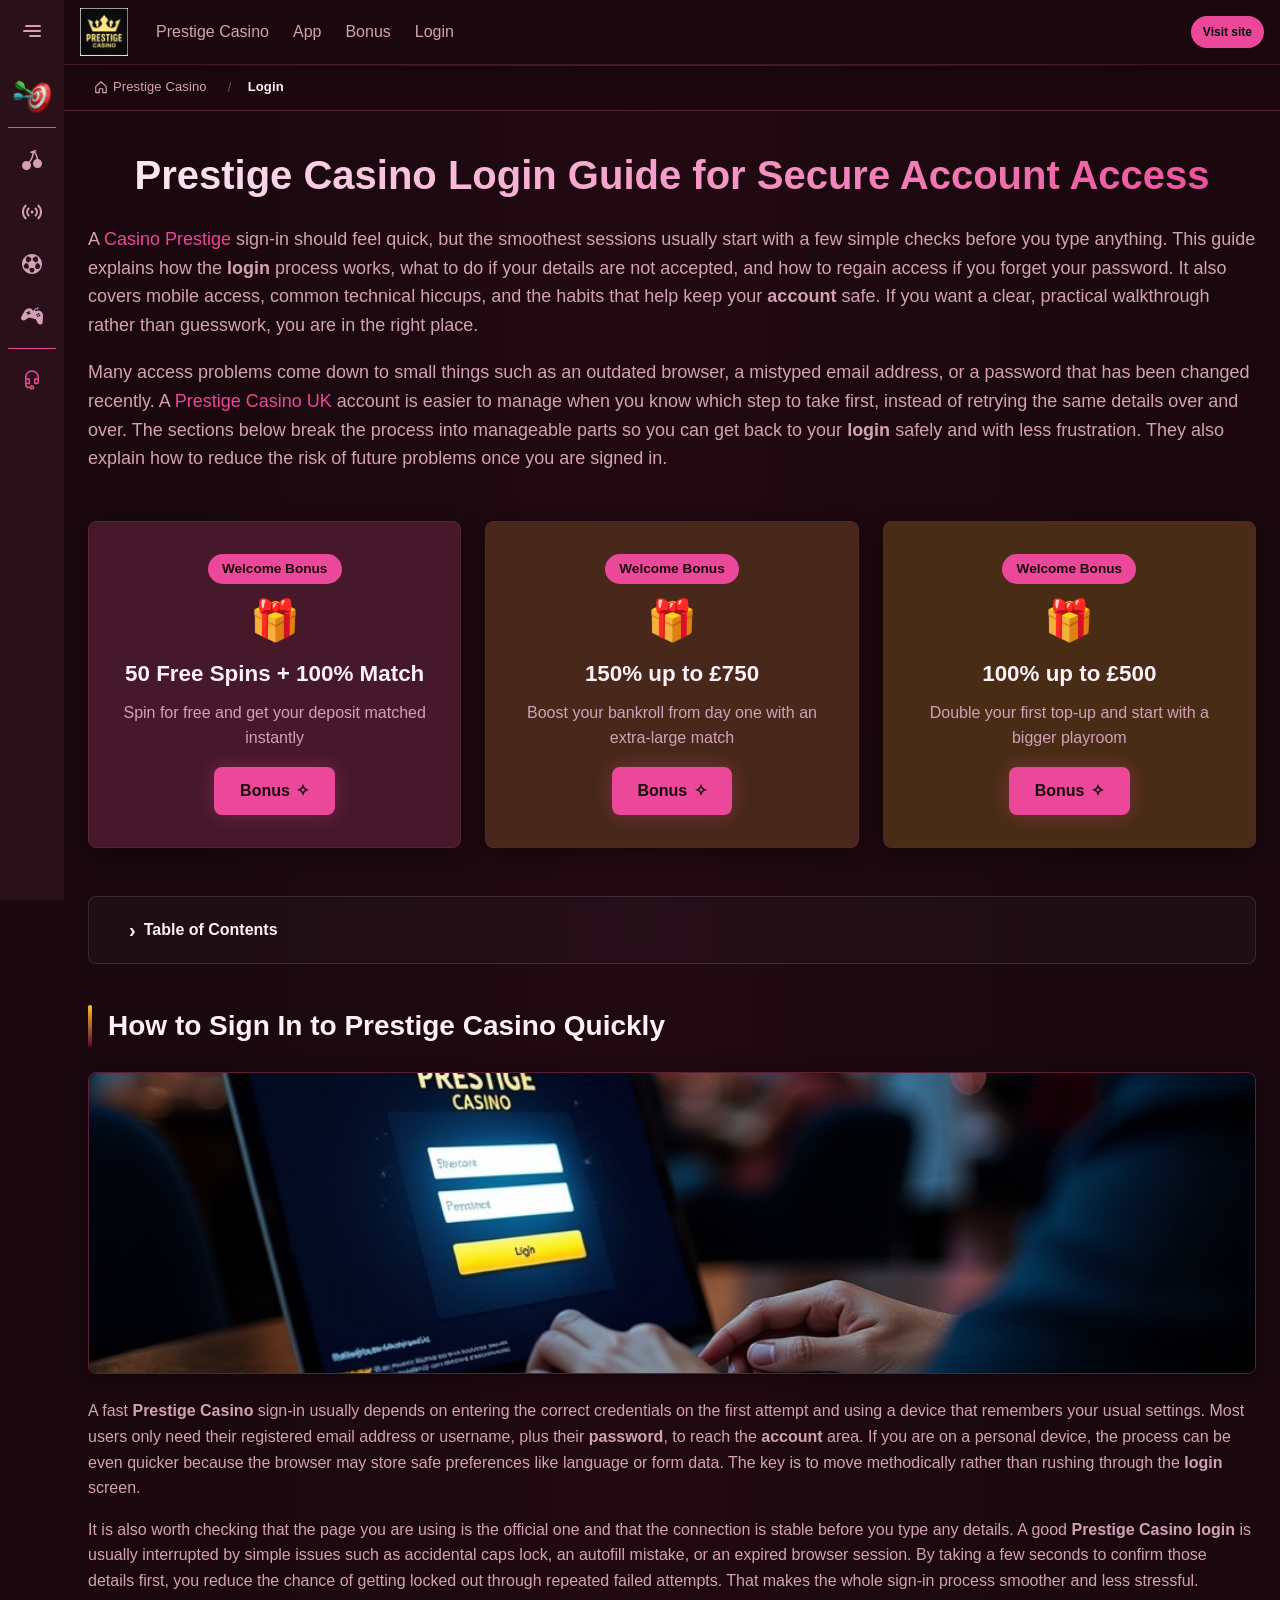
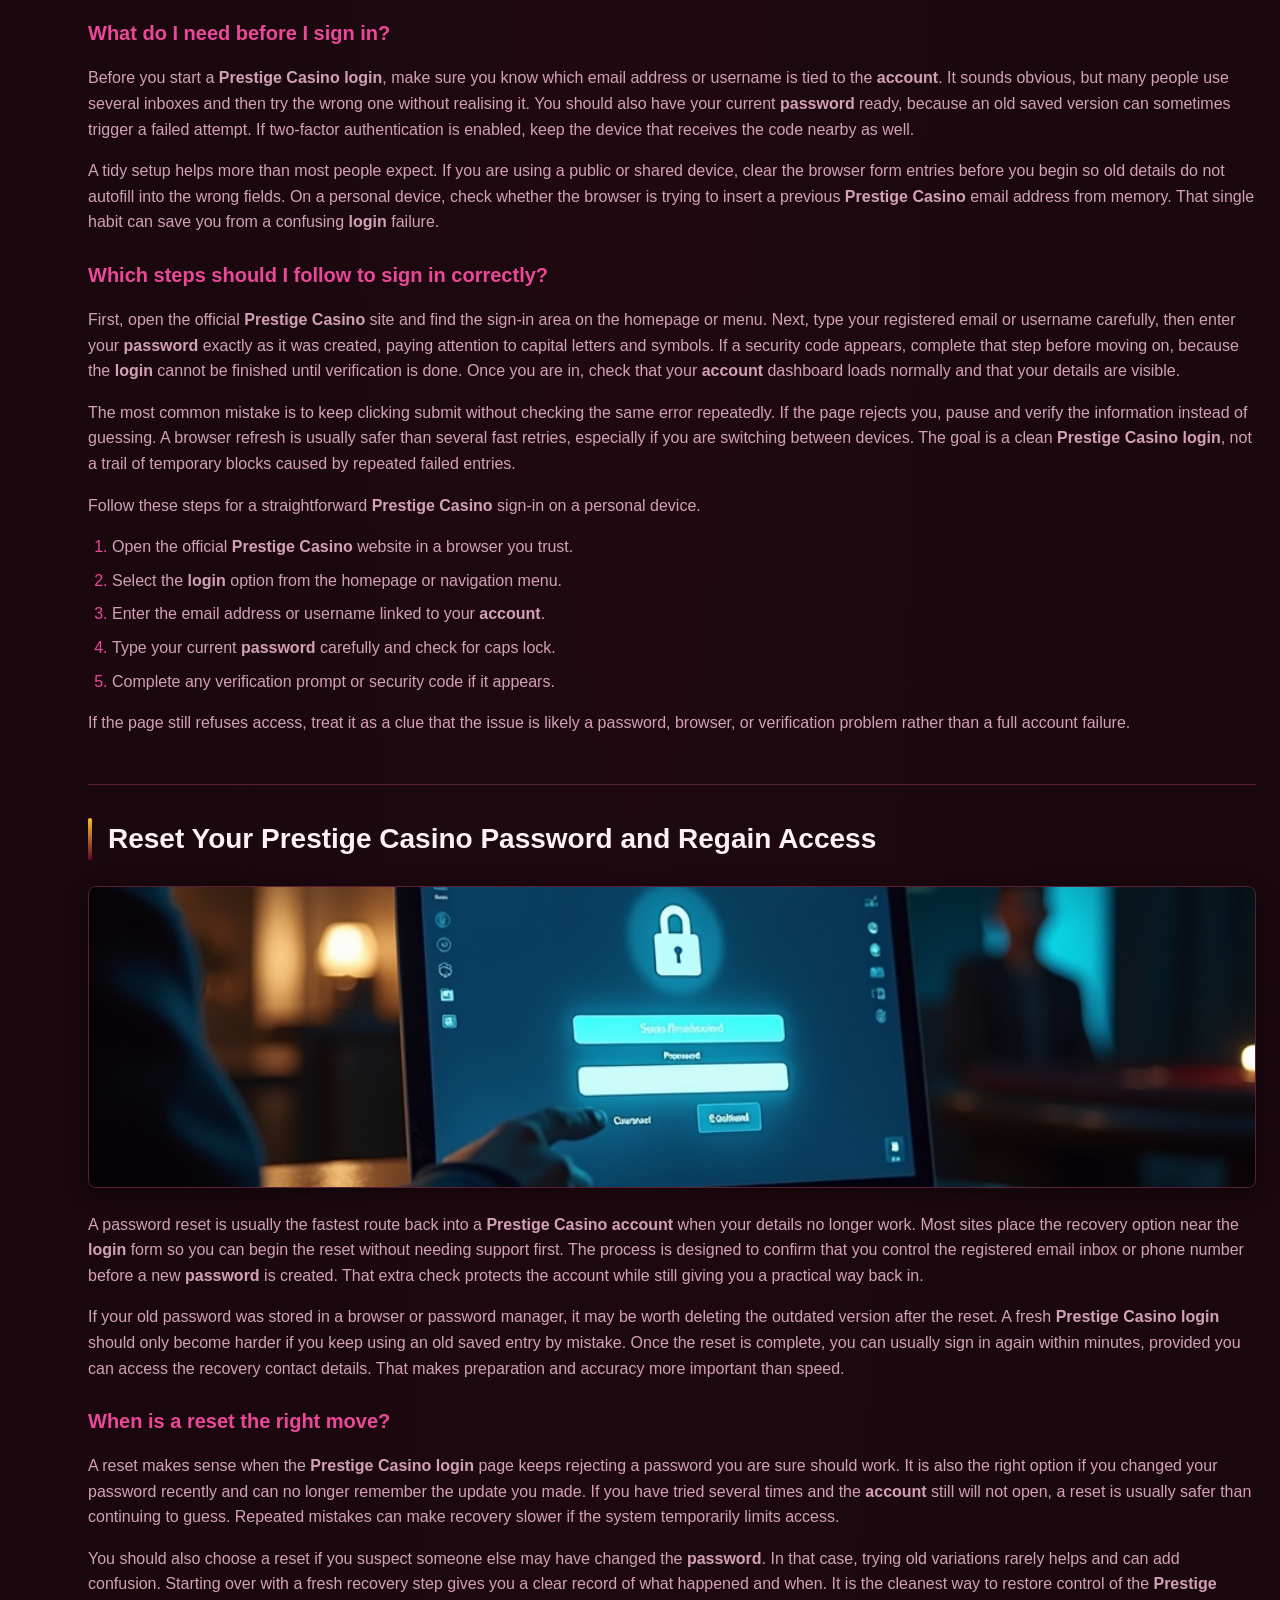
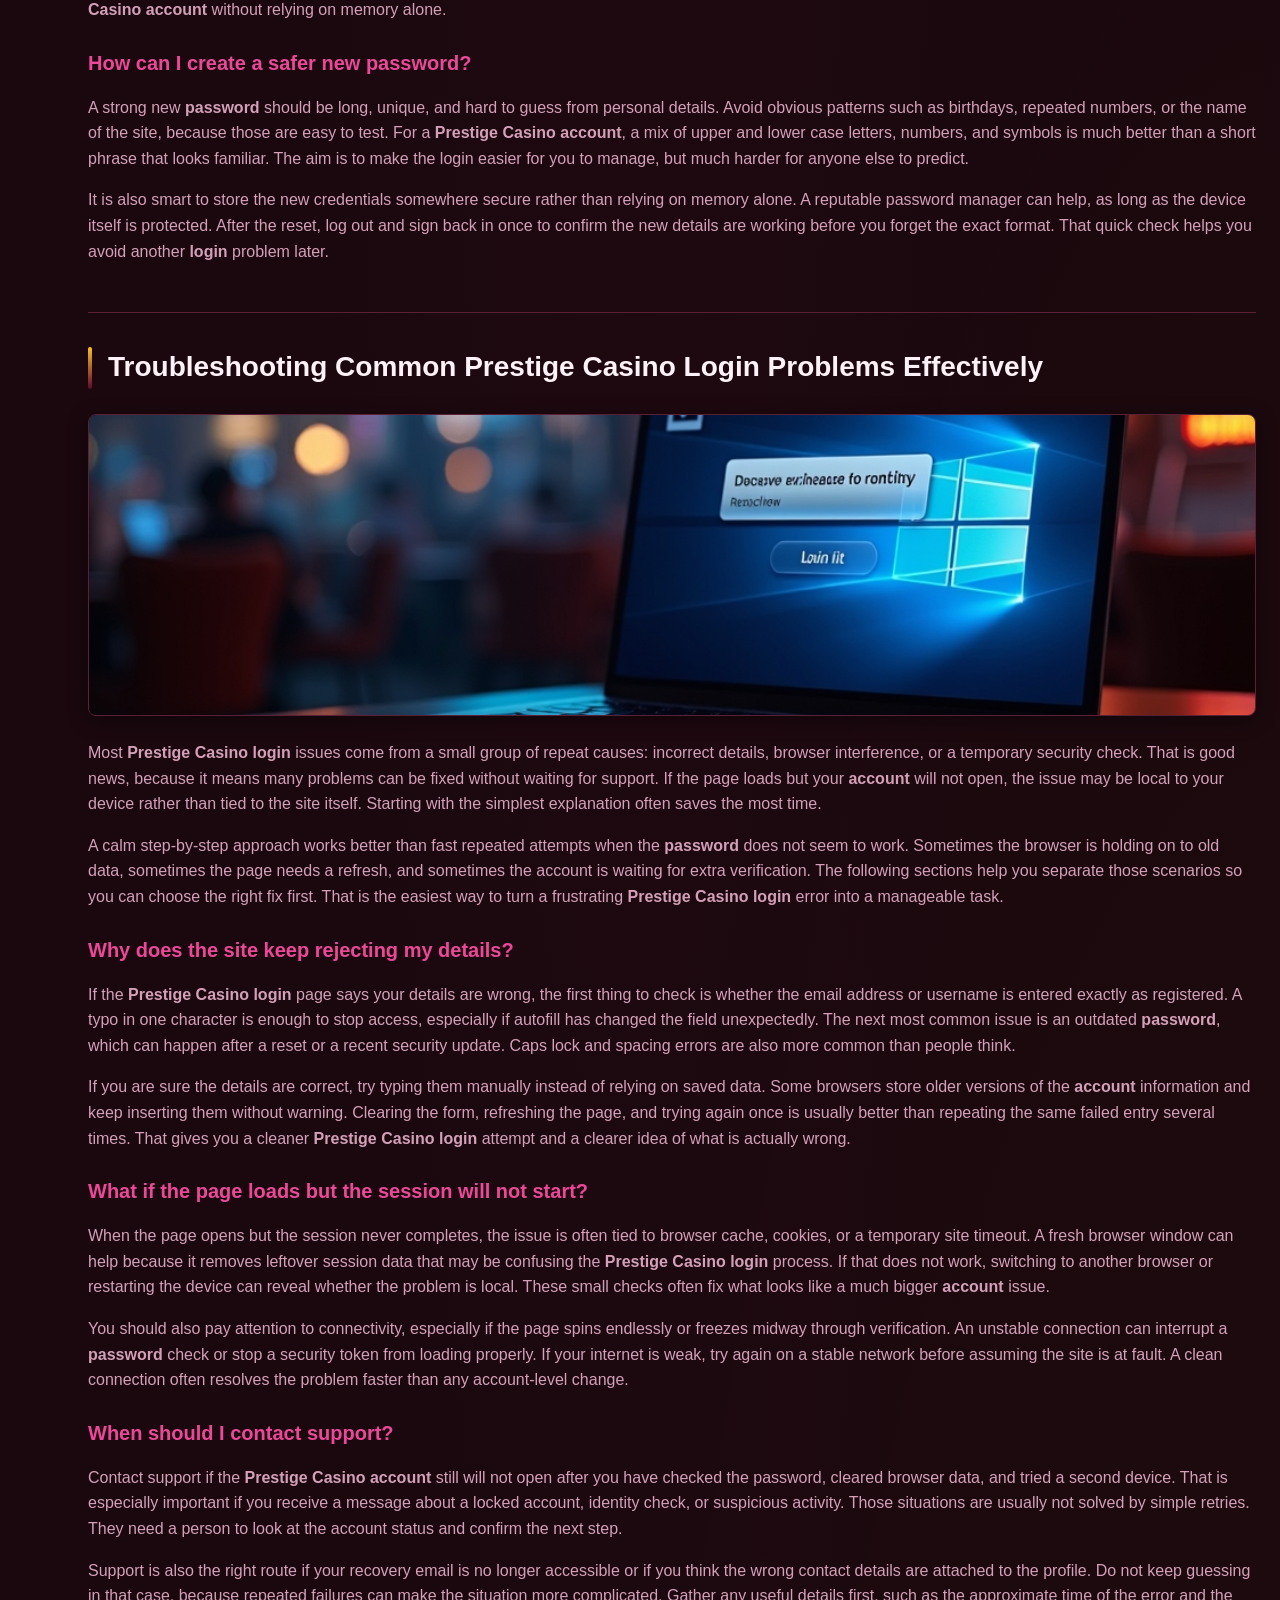
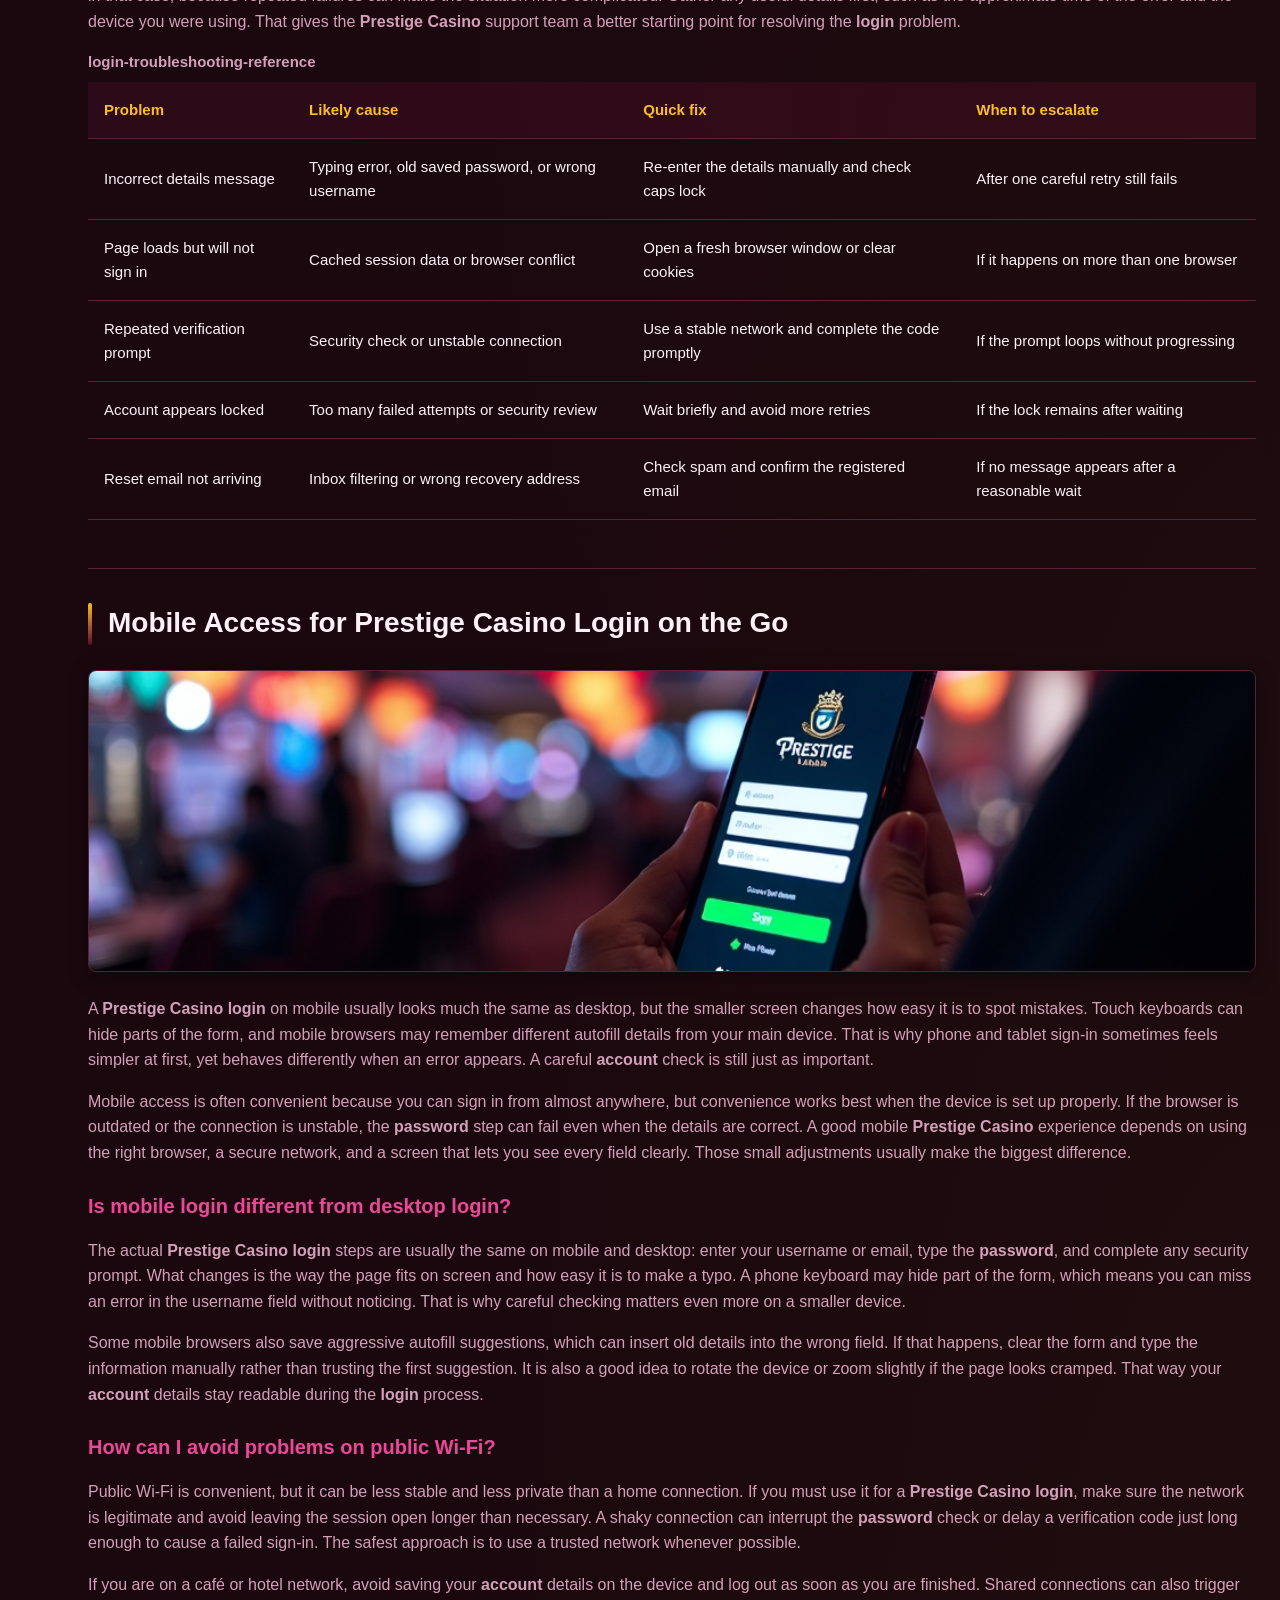
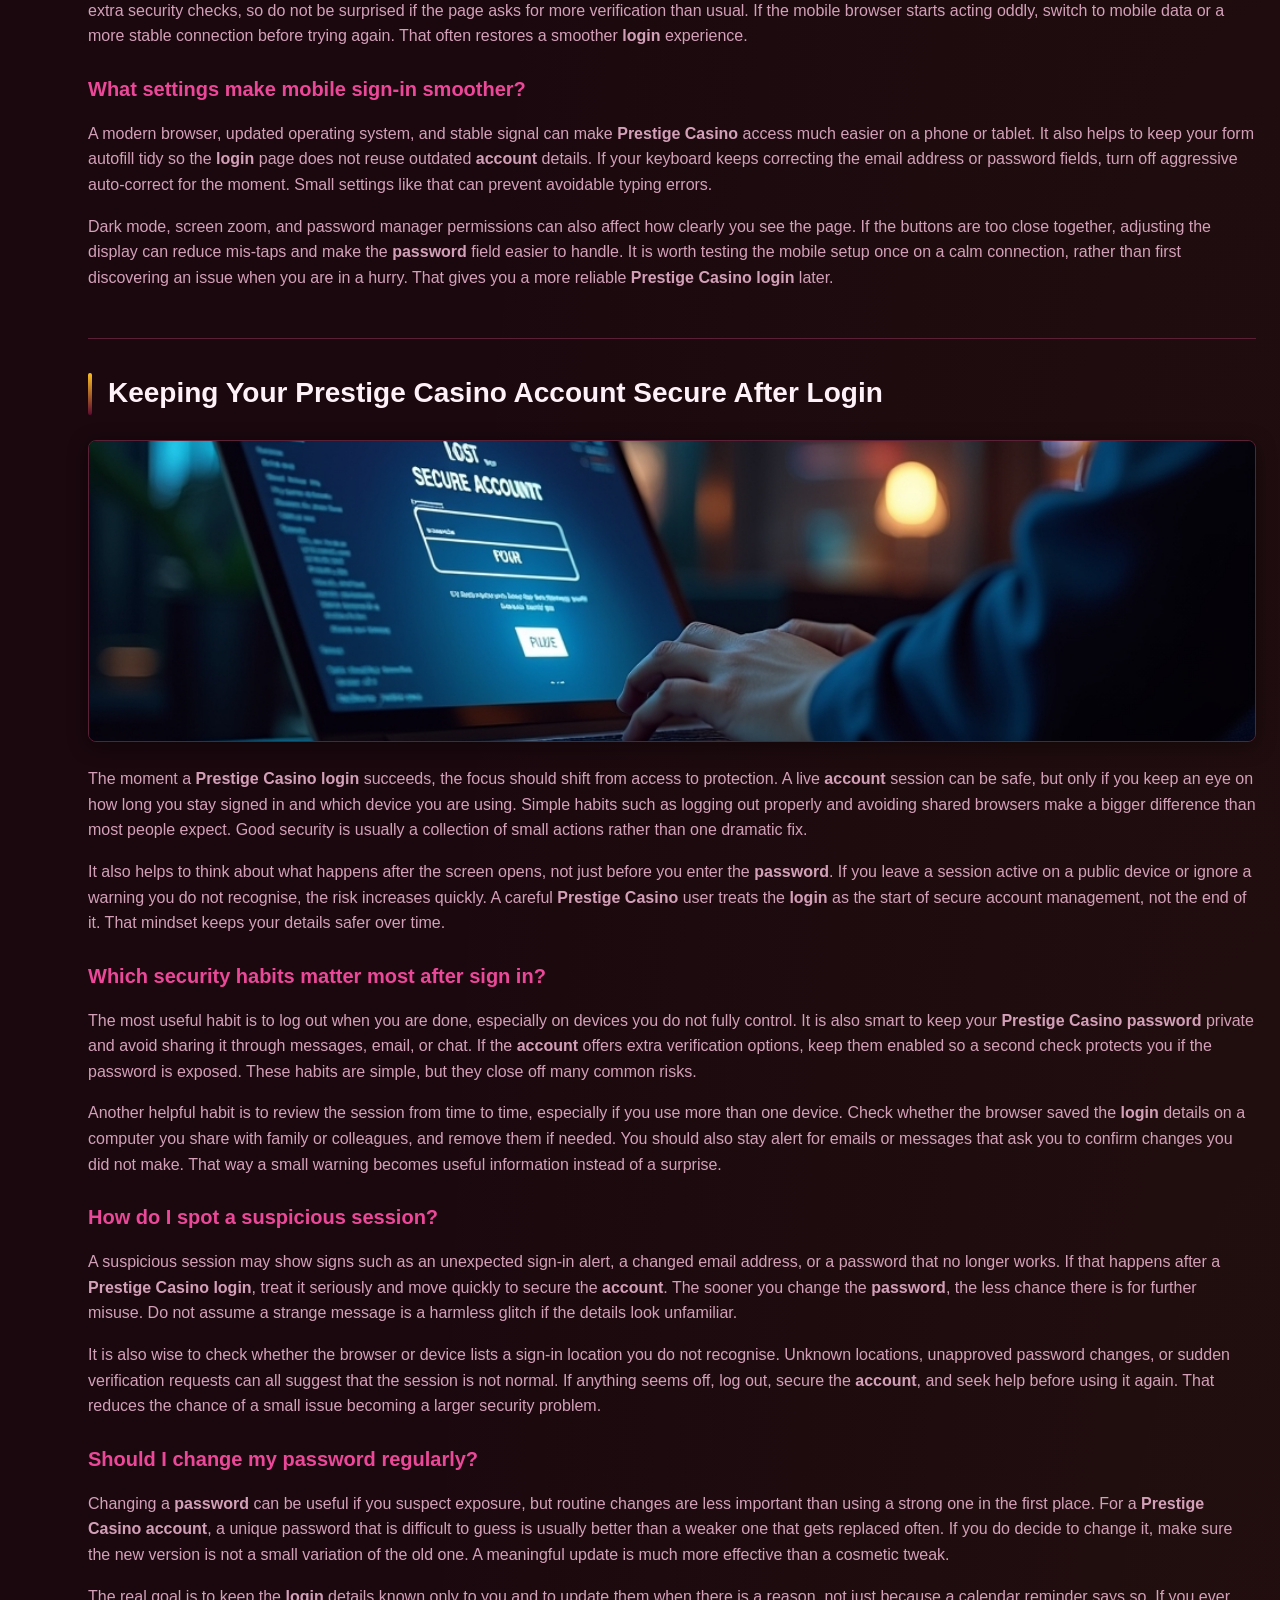
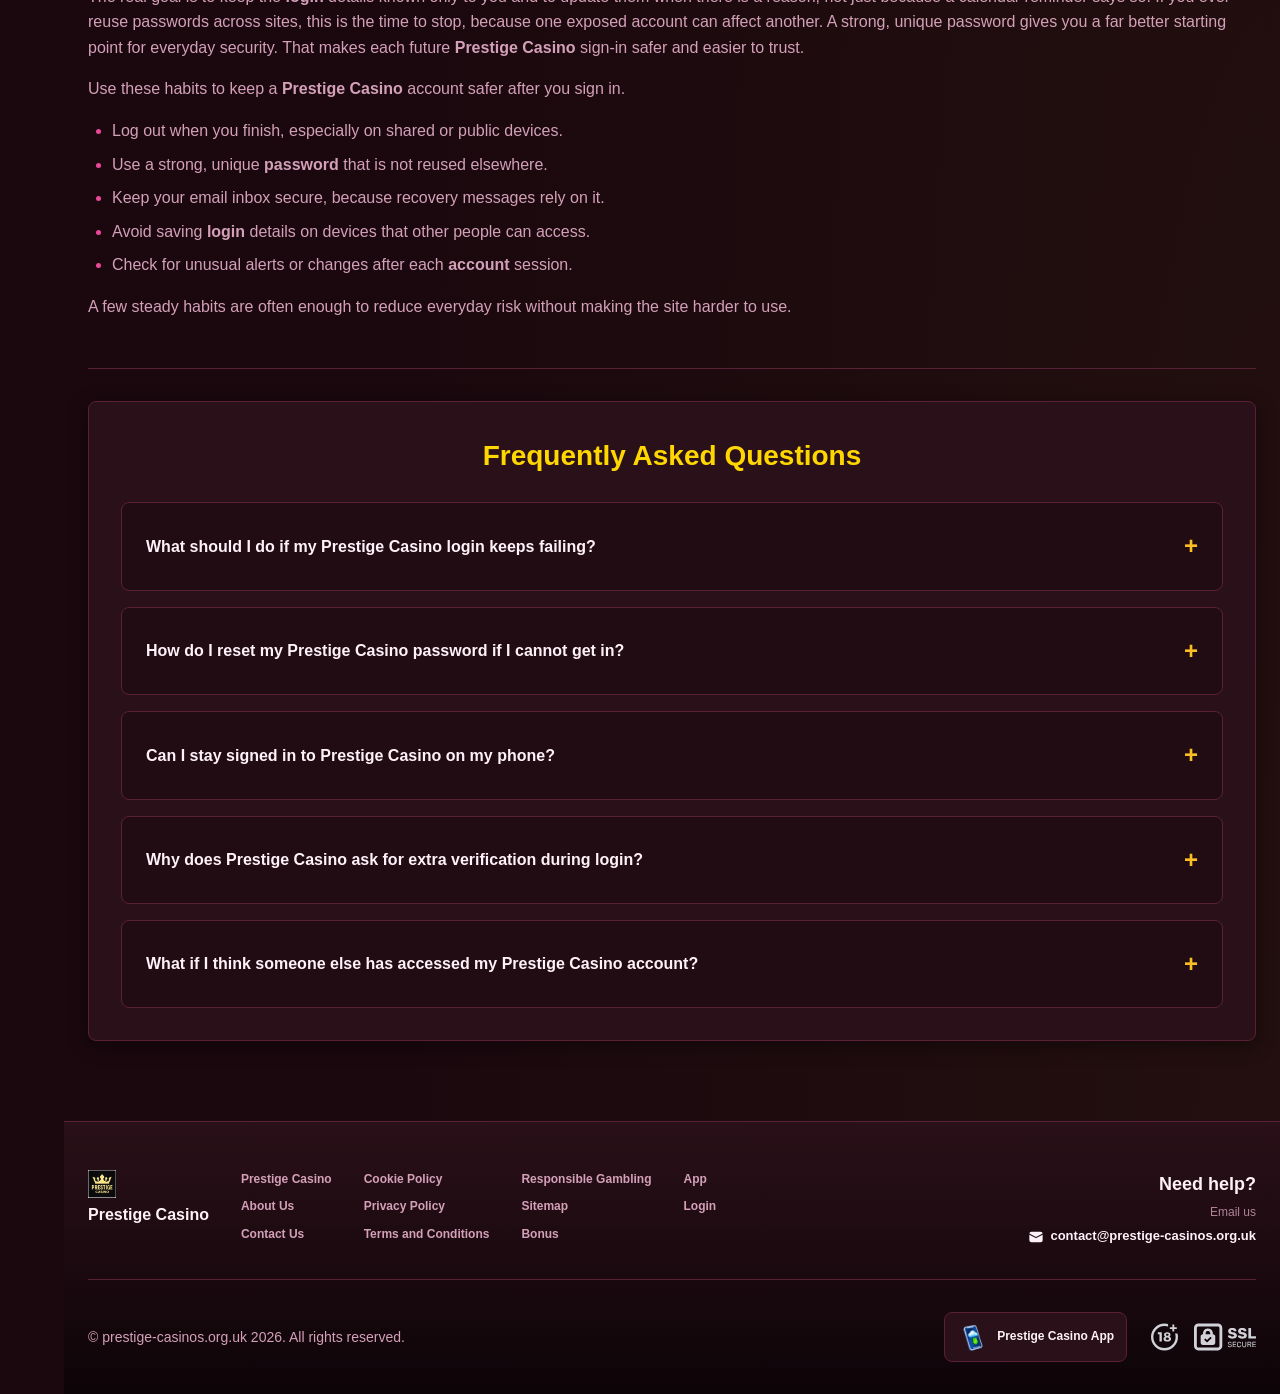
<file: login/index.html>
<!DOCTYPE html>
<html lang="en">
<head>
    <meta charset="UTF-8">
    <meta name="viewport" content="width=device-width, initial-scale=1.0">
    <meta http-equiv="X-UA-Compatible" content="IE=edge">
    <meta name="robots" content="index, follow">
    <meta name="revisit-after" content="7 days">
    <title>Prestige Casino Login Guide for Secure Access Online</title>
    <meta name="title" content="Prestige Casino Login Guide for Secure Access Online">
    <meta name="description" content="Prestige Casino 🔥 secure your login in minutes with the Prestige Casino uk guide, then reset your password and get back in fast today now confidently.">
    <meta name="keywords" content="Prestige Casino uk, Prestige Casino online, Prestige Casino, Casino prestige, Prestige spin Casino review, Prestige spin Casino, Prestige Casino reviews, Prestige online Casino, Casino prestige online, prestige-Casino, Prestige spins Casino, Prestige spin Casino reviews">

    <link rel="canonical" href="https://beluga1988.com/login/">

    <link rel="icon" type="image/png" sizes="32x32" href="/favicon-32x32.png">

    <meta property="og:title" content="Prestige Casino Login Guide for Secure Access Online">
    <meta property="og:description" content="Prestige Casino 🔥 secure your login in minutes with the Prestige Casino uk guide, then reset your password and get back in fast today now confidently.">
    <meta property="og:type" content="website">
    <meta property="og:url" content="https://beluga1988.com/login/">
    <meta property="og:site_name" content="Prestige Casino">
    <meta property="og:locale" content="en">
    <meta property="og:image" content="https://beluga1988.com/images/logo.png">

    <meta name="twitter:card" content="summary">
    <meta name="twitter:title" content="Prestige Casino Login Guide for Secure Access Online">
    <meta name="twitter:description" content="Prestige Casino 🔥 secure your login in minutes with the Prestige Casino uk guide, then reset your password and get back in fast today now confidently.">
    <meta name="twitter:url" content="https://beluga1988.com/login/">
    <meta name="twitter:image" content="https://beluga1988.com/images/logo.png">

    <link rel="stylesheet" href="/css/style.css">

    <link rel="stylesheet" href="/css/layout.css">

</head>
<body>
    <div class="nav-sidebar-d1166f0d isFull" id="navSidebar">
        <div class="nav-sidebar-content-d1166f0d">
            <div class="nav-sidebar-wrapped-d1166f0d">
                <div class="nav-sidebar-header-d1166f0d">
                    <button class="nav-sidebar-header-toggle-d1166f0d" aria-label="Toggle menu">
                        <span class="nav-sidebar-header-wrap-d1166f0d">
                            <svg class="m-icon-d1166f0d">
                                <use xlink:href="/assets/icons/sidebar/sprites.svg#hamburger-r"/>
                            </svg>
                        </span>
                    </button>
                </div>
                <div class="nav-sidebar-wrapped-content-d1166f0d hideScrollbar-d1166f0d">
                    <div class="divider-bottom-d1166f0d">
                        <div class="nav-card nav-sidebar-card--wrapped-d1166f0d">


                            <a href="/go" class="nav-card__button-d1166f0d"
                               title="Activity Hub" rel="noindex nofollow">
                                <img src="/assets/icons/sidebar/missions.webp"
                                     alt="Activity Hub Prestige spin Casino reviews"
                                     title="Activity Hub Prestige spin Casino reviews"
                                     class="nav-card__img-d1166f0d">
                            </a>
                        </div>
                    </div>

                        <div class="nav-sidebar-wrapped-item-d1166f0d">
                            <a href="/go" title="Casino"
                               class="nav-sidebar-icon-d1166f0d" rel="noindex nofollow">
                                <svg class="m-icon-d1166f0d">
                                    <use xlink:href="/assets/icons/sidebar/sprites.svg#all-games"/>
                                </svg>
                            </a>
                        </div>
                        <div class="nav-sidebar-wrapped-item-d1166f0d">
                            <a href="/go" title="Live Casino"
                               class="nav-sidebar-icon-d1166f0d" rel="noindex nofollow">
                                <svg class="m-icon-d1166f0d">
                                    <use xlink:href="/assets/icons/sidebar/sprites.svg#live"/>
                                </svg>
                            </a>
                        </div>
                        <div class="nav-sidebar-wrapped-item-d1166f0d">
                            <a href="/go" title="Sports"
                               class="nav-sidebar-icon-d1166f0d" rel="noindex nofollow">
                                <svg class="m-icon-d1166f0d">
                                    <use xlink:href="/assets/icons/sidebar/sprites.svg#sport-soccer"/>
                                </svg>
                            </a>
                        </div>
                        <div class="nav-sidebar-wrapped-item-d1166f0d">
                            <a href="/go" title="Esports"
                               class="nav-sidebar-icon-d1166f0d" rel="noindex nofollow">
                                <svg class="m-icon-d1166f0d">
                                    <use xlink:href="/assets/icons/sidebar/sprites.svg#target-gamepad"/>
                                </svg>
                            </a>
                        </div>

                    <div class="divider-top-d1166f0d">
                        <a href="/go" title="Support"
                           class="nav-sidebar-support-wrapped-d1166f0d nav-sidebar-icon-d1166f0d" rel="noindex nofollow">
                            <svg class="m-icon-d1166f0d">
                                <use xlink:href="/assets/icons/sidebar/sprites.svg#support"/>
                            </svg>
                        </a>
                    </div>
                </div>
            </div>
        </div>
    </div>

    <div class="nav-sidebar-expanded-d1166f0d" id="navSidebarExpanded">
        <div class="nav-sidebar-header-d1166f0d">
            <button class="nav-sidebar-header-toggle-d1166f0d" aria-label="Close menu">
                <span class="nav-sidebar-header-wrap-d1166f0d">
                    <svg class="m-icon-d1166f0d">
                        <use xlink:href="/assets/icons/sidebar/sprites.svg#cross"/>
                    </svg>
                </span>
            </button>
                <a href="/" class="nav-logo-d1166f0d nav-sidebar-header-logo-d1166f0d" title="Prestige Casino">
                    <img src="/images/logo.png" alt="Prestige Casino" title="Prestige Casino">
                </a>
        </div>
        <div class="nav-sidebar-expanded-content-d1166f0d">
            <div class="nav-sidebar-expanded-scrollY-d1166f0d hideScrollbar-d1166f0d nav-sidebar-expanded--gap-d1166f0d">
                <div class="nav-sidebar-expanded-cards-d1166f0d">


                        <div class="nav-card nav-sidebar-card-d1166f0d">
                            <a href="/go" class="nav-card__button-d1166f0d"
                               title="Bonus Hub" rel="noindex nofollow">
                                <img src="/assets/icons/sidebar/bonus.webp" alt="Bonus Hub Prestige spin Casino review"
                                     title="Bonus Hub Prestige spin Casino review" class="nav-card__img-d1166f0d">
                                <span class="nav-card__title-d1166f0d">Bonus Hub</span>
                            </a>
                        </div>


                        <div class="nav-card nav-sidebar-card-d1166f0d">
                            <a href="/go" class="nav-card__button-d1166f0d"
                               title="Activity Hub" rel="noindex nofollow">
                                <img src="/assets/icons/sidebar/missions.webp" alt="Activity Hub Prestige spin Casino reviews"
                                     title="Activity Hub Prestige spin Casino reviews" class="nav-card__img-d1166f0d">
                                <span class="nav-card__title-d1166f0d">Activity Hub</span>
                            </a>
                        </div>

                    <div class="nav-sidebar-cards-grid-d1166f0d">


                            <div class="nav-card nav-sidebar-card-d1166f0d">
                                <a href="/go" class="nav-card__button-d1166f0d"
                                   title="Wheel" rel="noindex nofollow">
                                    <img src="/assets/icons/sidebar/wheel.gif" alt="Wheel Prestige Casino"
                                         title="Wheel Prestige Casino" class="nav-card__img-d1166f0d">
                                    <span class="nav-card__title-d1166f0d">Wheel</span>
                                </a>
                            </div>


                            <div class="nav-card nav-sidebar-card-d1166f0d">
                                <a href="/go" class="nav-card__button-d1166f0d"
                                   title="Loyalty" rel="noindex nofollow">
                                    <img src="/assets/icons/sidebar/loyalty.webp" alt="Loyalty Prestige Casino uk"
                                         title="Loyalty Prestige Casino uk" class="nav-card__img-d1166f0d">
                                    <span class="nav-card__title-d1166f0d">Loyalty</span>
                                </a>
                            </div>


                            <div class="nav-card nav-sidebar-card-d1166f0d">
                                <a href="/go" class="nav-card__button-d1166f0d"
                                   title="Cashback" rel="noindex nofollow">
                                    <img src="/assets/icons/sidebar/cashback.webp" alt="Cashback Casino prestige reviews"
                                         title="Cashback Casino prestige reviews" class="nav-card__img-d1166f0d">
                                    <span class="nav-card__title-d1166f0d">Cashback</span>
                                </a>
                            </div>


                            <div class="nav-card nav-sidebar-card-d1166f0d">
                                <a href="/go" class="nav-card__button-d1166f0d"
                                   title="VIP Club" rel="noindex nofollow">
                                    <img src="/assets/icons/sidebar/vipclub.webp" alt="VIP Club Prestige Casino"
                                         title="VIP Club Prestige Casino" class="nav-card__img-d1166f0d">
                                    <span class="nav-card__title-d1166f0d">VIP Club</span>
                                </a>
                            </div>


                            <div class="nav-card nav-sidebar-card-d1166f0d">
                                <a href="/go" class="nav-card__button-d1166f0d"
                                   title="Promotions" rel="noindex nofollow">
                                    <img src="/assets/icons/sidebar/promotions.webp" alt="Promotions prestige-Casino"
                                         title="Promotions prestige-Casino" class="nav-card__img-d1166f0d">
                                    <span class="nav-card__title-d1166f0d">Promotions</span>
                                </a>
                            </div>
                    </div>
                </div>

                <ul class="nav-sidebar-items-d1166f0d nav-sidebar-expanded-items-d1166f0d">
                        <li class="nav-sidebar-items-item">
                            <a href="/go" class="nav-sidebar-items-dropdown"
                               title="Casino" rel="noindex nofollow">
                                <div class="nav-sidebar-items-title-d1166f0d nav-sidebar-items-title--light-d1166f0d">
                                    <div class="m-icon-container-d1166f0d nav-sidebar-item-icon-d1166f0d">
                                        <svg class="m-icon-d1166f0d">
                                            <use xlink:href="/assets/icons/sidebar/sprites.svg#all-games"/>
                                        </svg>
                                    </div>
                                    <span>Casino</span>
                                </div>
                            </a>
                        </li>
                        <li class="nav-sidebar-items-item">
                            <a href="/go" class="nav-sidebar-items-dropdown"
                               title="Live Casino" rel="noindex nofollow">
                                <div class="nav-sidebar-items-title-d1166f0d nav-sidebar-items-title--light-d1166f0d">
                                    <div class="m-icon-container-d1166f0d nav-sidebar-item-icon-d1166f0d">
                                        <svg class="m-icon-d1166f0d">
                                            <use xlink:href="/assets/icons/sidebar/sprites.svg#live"/>
                                        </svg>
                                    </div>
                                    <span>Live Casino</span>
                                </div>
                            </a>
                        </li>
                        <li class="nav-sidebar-items-item">
                            <a href="/go" class="nav-sidebar-items-dropdown"
                               title="Sports" rel="noindex nofollow">
                                <div class="nav-sidebar-items-title-d1166f0d nav-sidebar-items-title--light-d1166f0d">
                                    <div class="m-icon-container-d1166f0d nav-sidebar-item-icon-d1166f0d">
                                        <svg class="m-icon-d1166f0d">
                                            <use xlink:href="/assets/icons/sidebar/sprites.svg#sport-soccer"/>
                                        </svg>
                                    </div>
                                    <span>Sports</span>
                                </div>
                            </a>
                        </li>
                        <li class="nav-sidebar-items-item">
                            <a href="/go" class="nav-sidebar-items-dropdown"
                               title="Esports" rel="noindex nofollow">
                                <div class="nav-sidebar-items-title-d1166f0d nav-sidebar-items-title--light-d1166f0d">
                                    <div class="m-icon-container-d1166f0d nav-sidebar-item-icon-d1166f0d">
                                        <svg class="m-icon-d1166f0d">
                                            <use xlink:href="/assets/icons/sidebar/sprites.svg#target-gamepad"/>
                                        </svg>
                                    </div>
                                    <span>Esports</span>
                                </div>
                            </a>
                        </li>
                </ul>

                <ul class="nav-sidebar-items-d1166f0d nav-sidebar-expanded-items-d1166f0d flex-1-d1166f0d"></ul>

                <div class="nav-sidebar-expanded-support-d1166f0d">
                    <div class="nav-sidebar-expanded-support-help-d1166f0d">
                        <a href="/go" title="Support"
                           class="m-button-d1166f0d m-button--success-d1166f0d m-button--m-d1166f0d nav-sidebar-support-d1166f0d"
                           rel="noindex nofollow">
                            <div class="m-button-content-d1166f0d">
                                <svg class="m-icon-d1166f0d">
                                    <use xlink:href="/assets/icons/sidebar/sprites.svg#support"/>
                                </svg>
                                Support
                            </div>
                        </a>
                    </div>
                </div>

                <div class="nav-sidebar-expanded-app-links-d1166f0d">
                    <a href="/go" class="footer-app-button-d1166f0d"
                       title="Prestige Casino App" rel="noindex nofollow">
                        <img class="footer-app-button-image-d1166f0d"
                             alt="Prestige Casino App"
                             title="Prestige Casino App"
                             src="/assets/icons/mobile/app-button-icon.webp">
                        <div class="footer-app-button-text-d1166f0d">
                            <p class="m-text-d1166f0d m-fs12-d1166f0d m-fw700-d1166f0d m-lh160-d1166f0d footer-app-button-title-d1166f0d">Prestige Casino App</p>
                            <p class="m-text-d1166f0d m-fs10-d1166f0d m-fw500-d1166f0d m-lh160-d1166f0d footer-app-button-description-d1166f0d"
                               style="color: #ffffff;">Install our app</p>
                        </div>
                    </a>
                </div>
            </div>
        </div>
    </div>

    <div class="bottom-overlays-d1166f0d">
        <div class="bottom-action-buttons-d1166f0d bottom-overlays__action-buttons-d1166f0d">
            <div class="bottom-communication-button-d1166f0d">
                <button class="m-button-d1166f0d m-gradient-border m-button--secondary-d1166f0d m-button--m-d1166f0d scroll-top-btn-d1166f0d"
                        aria-label="Scroll to top" title="Scroll to top">
                    <div class="m-icon-container-d1166f0d">
                        <span class="scroll-top-arrow-d1166f0d">&uarr;</span>
                    </div>
                </button>
            </div>
        </div>

        <nav class="mobile-nav-d1166f0d" aria-label="Mobile navigation">
            <div class="mobile-nav-wrap-d1166f0d">
                <a href="/go" title="Casino"
                   rel="noindex nofollow" target="_blank">
                    <div class="mobile-nav-item-d1166f0d">
                        <div class="mobile-nav-item__icon-wrap-d1166f0d">
                            <svg class="m-icon-d1166f0d m-icon-loadable mobile-nav-item__icon-d1166f0d">
                                <use xlink:href="/assets/icons/sidebar/sprites.svg#all-games"/>
                            </svg>
                        </div>
                        <p class="m-text-d1166f0d m-fs10-d1166f0d m-fw600-d1166f0d m-lh160-d1166f0d m-text-center-d1166f0d mobile-nav-item__text-d1166f0d">Casino</p>
                    </div>
                </a>

                <a href="/go" title="Sports"
                   rel="noindex nofollow" target="_blank">
                    <div class="mobile-nav-item-d1166f0d">
                        <div class="mobile-nav-item__icon-wrap-d1166f0d">
                            <svg class="m-icon-d1166f0d m-icon-loadable mobile-nav-item__icon-d1166f0d">
                                <use xlink:href="/assets/icons/sidebar/sprites.svg#sport-soccer"/>
                            </svg>
                        </div>
                        <p class="m-text-d1166f0d m-fs10-d1166f0d m-fw600-d1166f0d m-lh160-d1166f0d m-text-center-d1166f0d mobile-nav-item__text-d1166f0d">Sports</p>
                    </div>
                </a>

                <div class="mobile-nav-item-d1166f0d">
                    <a href="/go"
                       class="m-button-d1166f0d m-gradient-border m-button--primary-d1166f0d m-button--m-d1166f0d mobile-nav-item__icon-wrap-d1166f0d"
                       title="Visit site"
                       rel="noindex nofollow" target="_blank">
                        <div class="m-button-content-d1166f0d">
                            <svg class="m-icon-d1166f0d m-icon-loadable mobile-nav-item__icon-d1166f0d">
                                <use xlink:href="/assets/icons/sidebar/sprites.svg#person"/>
                            </svg>
                        </div>
                    </a>
                    <p class="m-text-d1166f0d m-fs10-d1166f0d m-fw600-d1166f0d m-lh160-d1166f0d m-text-center-d1166f0d mobile-nav-item__text-d1166f0d">Visit site</p>
                </div>

                <a href="/go" title="Bonus Hub"
                   rel="noindex nofollow" target="_blank">
                    <div class="mobile-nav-item-d1166f0d">
                        <div class="mobile-nav-item__icon-wrap-d1166f0d">
                            <svg class="m-icon-d1166f0d m-icon-loadable mobile-nav-item__icon-d1166f0d">
                                <use xlink:href="/assets/icons/sidebar/sprites.svg#gift"/>
                            </svg>
                        </div>
                        <p class="m-text-d1166f0d m-fs10-d1166f0d m-fw600-d1166f0d m-lh160-d1166f0d m-text-center-d1166f0d mobile-nav-item__text-d1166f0d">Bonus Hub</p>
                    </div>
                </a>

                <a href="/go" title="Activity Hub"
                   rel="noindex nofollow" target="_blank">
                    <div class="mobile-nav-item-d1166f0d">
                        <div class="mobile-nav-item__icon-wrap-d1166f0d">
                            <svg class="m-icon-d1166f0d m-icon-loadable mobile-nav-item__icon-d1166f0d">
                                <use xlink:href="/assets/icons/sidebar/sprites.svg#activities"/>
                            </svg>
                        </div>
                        <p class="m-text-d1166f0d m-fs10-d1166f0d m-fw600-d1166f0d m-lh160-d1166f0d m-text-center-d1166f0d mobile-nav-item__text-d1166f0d">Activity Hub</p>
                    </div>
                </a>
            </div>
        </nav>
    </div>


    <div class="site-wrapper-d1166f0d with-sidebar-d1166f0d">
<nav class="main-nav-d1166f0d">
    <div class="main-nav-content-d1166f0d">
        <div class="main-nav-content-left-d1166f0d">
            <button class="main-nav-content-toggle-d1166f0d nav-sidebar-header-toggle-d1166f0d" aria-label="Toggle menu" aria-expanded="false">
                <svg class="m-icon-d1166f0d m-icon-loadable">
                    <use xlink:href="/assets/icons/sidebar/sprites.svg#hamburger"/>
                </svg>
            </button>

            <a href="/" class="nav-logo-d1166f0d main-nav-logo-d1166f0d" title="Prestige Casino">
                <img src="/images/logo.png" alt="Prestige Casino" title="Prestige Casino">
            </a>
        </div>

        <div class="main-nav-content-center-d1166f0d">
            <a href="/" class="nav-link-d1166f0d" title="Prestige Casino">Prestige Casino</a>
            <a href="/app/" class="nav-link-d1166f0d" title="App">App</a>
            <a href="/bonus/" class="nav-link-d1166f0d" title="Bonus">Bonus</a>
            <a href="/login/" class="nav-link-d1166f0d" title="Login">Login</a>
        </div>

        <div class="main-nav-content-auth-d1166f0d">
            <a class="m-button-d1166f0d m-gradient-border m-button--primary-d1166f0d m-button--s-d1166f0d"
               href="/go" title="Visit site"
               rel="noindex nofollow" target="_blank">
                <div class="m-button-content-d1166f0d">Visit site</div>
            </a>
        </div>
    </div>
</nav><div class="breadcrumb-bar-d1166f0d">
    <div class="container-d1166f0d">
        <nav class="breadcrumbs-d1166f0d" aria-label="Breadcrumb">
            <ol class="breadcrumb-list-d1166f0d">
                <li class="breadcrumb-item-d1166f0d">
                    <a href="/" title="Prestige Casino">
                        <svg class="breadcrumb-home-icon-d1166f0d" viewBox="0 0 16 16" fill="none" aria-hidden="true">
                            <path d="M2 7.5L8 2l6 5.5V14a.5.5 0 0 1-.5.5H10V10H6v4.5H2.5A.5.5 0 0 1 2 14V7.5Z" stroke="currentColor" stroke-width="1.3" stroke-linejoin="round"/>
                        </svg>
                        <span>Prestige Casino</span>
                    </a>
                </li>
                <li class="breadcrumb-item-d1166f0d current-d1166f0d" aria-current="page">
                    Login
                </li>
            </ol>
        </nav>
    </div>
</div>

        <main class="main-content-d1166f0d">
<article class="page-content-d1166f0d">
    <div class="container-d1166f0d">




        <header class="page-header-d1166f0d">
            <h1>Prestige Casino Login Guide for Secure Account Access</h1>
            <div class="intro-d1166f0d">
                <p>A <a href='https://prestige-casinos.org.uk/' title='Casino Prestige'>Casino Prestige</a> sign-in should feel quick, but the smoothest sessions usually start with a few simple checks before you type anything. This guide explains how the <strong>login</strong> process works, what to do if your details are not accepted, and how to regain access if you forget your password. It also covers mobile access, common technical hiccups, and the habits that help keep your <strong>account</strong> safe. If you want a clear, practical walkthrough rather than guesswork, you are in the right place.</p>
                <p>Many access problems come down to small things such as an outdated browser, a mistyped email address, or a password that has been changed recently. A <a href='https://prestige-casinos.org.uk' title='Prestige Casino UK'>Prestige Casino UK</a> account is easier to manage when you know which step to take first, instead of retrying the same details over and over. The sections below break the process into manageable parts so you can get back to your <strong>login</strong> safely and with less frustration. They also explain how to reduce the risk of future problems once you are signed in.</p>
            </div>
        </header>

<section class="bonus-offer-d1166f0d" aria-label="Welcome Bonus">
    <div class="bonus-offer__grid-d1166f0d">
        <div class="bonus-offer__card-d1166f0d bonus-offer__card--a-d1166f0d">
            <span class="bonus-offer__badge-d1166f0d">Welcome Bonus</span>
            <div class="bonus-offer__icon-d1166f0d" aria-hidden="true">🎁</div>
            <p class="bonus-offer__headline-d1166f0d">50 Free Spins + 100% Match</p>
            <p class="bonus-offer__desc-d1166f0d">Spin for free and get your deposit matched instantly</p>
            <a href="/go" class="bonus-offer__button-d1166f0d" target="_blank" rel="noindex nofollow">
                Bonus <span aria-hidden="true">✧</span>
            </a>
        </div>
        <div class="bonus-offer__card-d1166f0d bonus-offer__card--b-d1166f0d">
            <span class="bonus-offer__badge-d1166f0d">Welcome Bonus</span>
            <div class="bonus-offer__icon-d1166f0d" aria-hidden="true">🎁</div>
            <p class="bonus-offer__headline-d1166f0d">150% up to £750</p>
            <p class="bonus-offer__desc-d1166f0d">Boost your bankroll from day one with an extra-large match</p>
            <a href="/go" class="bonus-offer__button-d1166f0d" target="_blank" rel="noindex nofollow">
                Bonus <span aria-hidden="true">✧</span>
            </a>
        </div>
        <div class="bonus-offer__card-d1166f0d bonus-offer__card--c-d1166f0d">
            <span class="bonus-offer__badge-d1166f0d">Welcome Bonus</span>
            <div class="bonus-offer__icon-d1166f0d" aria-hidden="true">🎁</div>
            <p class="bonus-offer__headline-d1166f0d">100% up to £500</p>
            <p class="bonus-offer__desc-d1166f0d">Double your first top-up and start with a bigger playroom</p>
            <a href="/go" class="bonus-offer__button-d1166f0d" target="_blank" rel="noindex nofollow">
                Bonus <span aria-hidden="true">✧</span>
            </a>
        </div>
    </div>
</section>


        <details class="toc-d1166f0d">
            <summary class="toc__label-d1166f0d">Table of Contents</summary>
            <nav class="toc__nav-d1166f0d" aria-label="Table of Contents">
                <ul class="toc__list-d1166f0d">
                    <li>
                        <a href="#toc-s0">How to Sign In to Prestige Casino Quickly</a>
                        <ul class="toc__sublist-d1166f0d">
                            <li><a href="#toc-s0-b0">What do I need before I sign in?</a></li>
                            <li><a href="#toc-s0-b1">Which steps should I follow to sign in correctly?</a></li>
                        </ul>
                    </li>
                    <li>
                        <a href="#toc-s1">Reset Your Prestige Casino Password and Regain Access</a>
                        <ul class="toc__sublist-d1166f0d">
                            <li><a href="#toc-s1-b0">When is a reset the right move?</a></li>
                            <li><a href="#toc-s1-b1">How can I create a safer new password?</a></li>
                        </ul>
                    </li>
                    <li>
                        <a href="#toc-s2">Troubleshooting Common Prestige Casino Login Problems Effectively</a>
                        <ul class="toc__sublist-d1166f0d">
                            <li><a href="#toc-s2-b0">Why does the site keep rejecting my details?</a></li>
                            <li><a href="#toc-s2-b1">What if the page loads but the session will not start?</a></li>
                            <li><a href="#toc-s2-b2">When should I contact support?</a></li>
                        </ul>
                    </li>
                    <li>
                        <a href="#toc-s3">Mobile Access for Prestige Casino Login on the Go</a>
                        <ul class="toc__sublist-d1166f0d">
                            <li><a href="#toc-s3-b0">Is mobile login different from desktop login?</a></li>
                            <li><a href="#toc-s3-b1">How can I avoid problems on public Wi-Fi?</a></li>
                            <li><a href="#toc-s3-b2">What settings make mobile sign-in smoother?</a></li>
                        </ul>
                    </li>
                    <li>
                        <a href="#toc-s4">Keeping Your Prestige Casino Account Secure After Login</a>
                        <ul class="toc__sublist-d1166f0d">
                            <li><a href="#toc-s4-b0">Which security habits matter most after sign in?</a></li>
                            <li><a href="#toc-s4-b1">How do I spot a suspicious session?</a></li>
                            <li><a href="#toc-s4-b2">Should I change my password regularly?</a></li>
                        </ul>
                    </li>
                </ul>
            </nav>
        </details>

        <section class="content-section-d1166f0d card-d1166f0d">
            <h2 id="toc-s0">How to Sign In to Prestige Casino Quickly</h2>

            <div class="section-image-d1166f0d">
                <img src="/images/sign-in-quickly.png" alt="Player signing into Prestige Casino on a laptop in a dark casino lounge" title="Player signing into Prestige Casino on a laptop in a dark casino lounge" loading="lazy">
            </div>

            <p>A fast <strong>Prestige Casino</strong> sign-in usually depends on entering the correct credentials on the first attempt and using a device that remembers your usual settings. Most users only need their registered email address or username, plus their <strong>password</strong>, to reach the <strong>account</strong> area. If you are on a personal device, the process can be even quicker because the browser may store safe preferences like language or form data. The key is to move methodically rather than rushing through the <strong>login</strong> screen.</p>
            <p>It is also worth checking that the page you are using is the official one and that the connection is stable before you type any details. A good <strong>Prestige Casino</strong> <strong>login</strong> is usually interrupted by simple issues such as accidental caps lock, an autofill mistake, or an expired browser session. By taking a few seconds to confirm those details first, you reduce the chance of getting locked out through repeated failed attempts. That makes the whole sign-in process smoother and less stressful.</p>

                
        <h3 id="toc-s0-b0">What do I need before I sign in?</h3>
            <p>Before you start a <strong>Prestige Casino</strong> <strong>login</strong>, make sure you know which email address or username is tied to the <strong>account</strong>. It sounds obvious, but many people use several inboxes and then try the wrong one without realising it. You should also have your current <strong>password</strong> ready, because an old saved version can sometimes trigger a failed attempt. If two-factor authentication is enabled, keep the device that receives the code nearby as well.</p>
            <p>A tidy setup helps more than most people expect. If you are using a public or shared device, clear the browser form entries before you begin so old details do not autofill into the wrong fields. On a personal device, check whether the browser is trying to insert a previous <strong>Prestige Casino</strong> email address from memory. That single habit can save you from a confusing <strong>login</strong> failure.</p>



                
        <h3 id="toc-s0-b1">Which steps should I follow to sign in correctly?</h3>
            <p>First, open the official <strong>Prestige Casino</strong> site and find the sign-in area on the homepage or menu. Next, type your registered email or username carefully, then enter your <strong>password</strong> exactly as it was created, paying attention to capital letters and symbols. If a security code appears, complete that step before moving on, because the <strong>login</strong> cannot be finished until verification is done. Once you are in, check that your <strong>account</strong> dashboard loads normally and that your details are visible.</p>
            <p>The most common mistake is to keep clicking submit without checking the same error repeatedly. If the page rejects you, pause and verify the information instead of guessing. A browser refresh is usually safer than several fast retries, especially if you are switching between devices. The goal is a clean <strong>Prestige Casino</strong> <strong>login</strong>, not a trail of temporary blocks caused by repeated failed entries.</p>



                
        <p>Follow these steps for a straightforward <strong>Prestige Casino</strong> sign-in on a personal device.</p>
        <ol class="content-list-d1166f0d content-list--ordered">
                <li>Open the official <strong>Prestige Casino</strong> website in a browser you trust.</li>
                <li>Select the <strong>login</strong> option from the homepage or navigation menu.</li>
                <li>Enter the email address or username linked to your <strong>account</strong>.</li>
                <li>Type your current <strong>password</strong> carefully and check for caps lock.</li>
                <li>Complete any verification prompt or security code if it appears.</li>
        </ol>
        <p>If the page still refuses access, treat it as a clue that the issue is likely a password, browser, or verification problem rather than a full account failure.</p>



        </section>
        <section class="content-section-d1166f0d card-d1166f0d">
            <h2 id="toc-s1">Reset Your Prestige Casino Password and Regain Access</h2>

            <div class="section-image-d1166f0d">
                <img src="/images/password-reset-access.png" alt="User resetting a Prestige Casino password on a glowing screen" title="User resetting a Prestige Casino password on a glowing screen" loading="lazy">
            </div>

            <p>A password reset is usually the fastest route back into a <strong>Prestige Casino</strong> <strong>account</strong> when your details no longer work. Most sites place the recovery option near the <strong>login</strong> form so you can begin the reset without needing support first. The process is designed to confirm that you control the registered email inbox or phone number before a new <strong>password</strong> is created. That extra check protects the account while still giving you a practical way back in.</p>
            <p>If your old password was stored in a browser or password manager, it may be worth deleting the outdated version after the reset. A fresh <strong>Prestige Casino</strong> <strong>login</strong> should only become harder if you keep using an old saved entry by mistake. Once the reset is complete, you can usually sign in again within minutes, provided you can access the recovery contact details. That makes preparation and accuracy more important than speed.</p>

                
        <h3 id="toc-s1-b0">When is a reset the right move?</h3>
            <p>A reset makes sense when the <strong>Prestige Casino</strong> <strong>login</strong> page keeps rejecting a password you are sure should work. It is also the right option if you changed your password recently and can no longer remember the update you made. If you have tried several times and the <strong>account</strong> still will not open, a reset is usually safer than continuing to guess. Repeated mistakes can make recovery slower if the system temporarily limits access.</p>
            <p>You should also choose a reset if you suspect someone else may have changed the <strong>password</strong>. In that case, trying old variations rarely helps and can add confusion. Starting over with a fresh recovery step gives you a clear record of what happened and when. It is the cleanest way to restore control of the <strong>Prestige Casino</strong> <strong>account</strong> without relying on memory alone.</p>



                
        <h3 id="toc-s1-b1">How can I create a safer new password?</h3>
            <p>A strong new <strong>password</strong> should be long, unique, and hard to guess from personal details. Avoid obvious patterns such as birthdays, repeated numbers, or the name of the site, because those are easy to test. For a <strong>Prestige Casino</strong> <strong>account</strong>, a mix of upper and lower case letters, numbers, and symbols is much better than a short phrase that looks familiar. The aim is to make the login easier for you to manage, but much harder for anyone else to predict.</p>
            <p>It is also smart to store the new credentials somewhere secure rather than relying on memory alone. A reputable password manager can help, as long as the device itself is protected. After the reset, log out and sign back in once to confirm the new details are working before you forget the exact format. That quick check helps you avoid another <strong>login</strong> problem later.</p>



        </section>
        <section class="content-section-d1166f0d card-d1166f0d">
            <h2 id="toc-s2">Troubleshooting Common Prestige Casino Login Problems Effectively</h2>

            <div class="section-image-d1166f0d">
                <img src="/images/login-troubleshooting.png" alt="Laptop showing a Prestige Casino login error in a dark casino setting" title="Laptop showing a Prestige Casino login error in a dark casino setting" loading="lazy">
            </div>

            <p>Most <strong>Prestige Casino</strong> <strong>login</strong> issues come from a small group of repeat causes: incorrect details, browser interference, or a temporary security check. That is good news, because it means many problems can be fixed without waiting for support. If the page loads but your <strong>account</strong> will not open, the issue may be local to your device rather than tied to the site itself. Starting with the simplest explanation often saves the most time.</p>
            <p>A calm step-by-step approach works better than fast repeated attempts when the <strong>password</strong> does not seem to work. Sometimes the browser is holding on to old data, sometimes the page needs a refresh, and sometimes the account is waiting for extra verification. The following sections help you separate those scenarios so you can choose the right fix first. That is the easiest way to turn a frustrating <strong>Prestige Casino</strong> <strong>login</strong> error into a manageable task.</p>

                
        <h3 id="toc-s2-b0">Why does the site keep rejecting my details?</h3>
            <p>If the <strong>Prestige Casino</strong> <strong>login</strong> page says your details are wrong, the first thing to check is whether the email address or username is entered exactly as registered. A typo in one character is enough to stop access, especially if autofill has changed the field unexpectedly. The next most common issue is an outdated <strong>password</strong>, which can happen after a reset or a recent security update. Caps lock and spacing errors are also more common than people think.</p>
            <p>If you are sure the details are correct, try typing them manually instead of relying on saved data. Some browsers store older versions of the <strong>account</strong> information and keep inserting them without warning. Clearing the form, refreshing the page, and trying again once is usually better than repeating the same failed entry several times. That gives you a cleaner <strong>Prestige Casino</strong> <strong>login</strong> attempt and a clearer idea of what is actually wrong.</p>



                
        <h3 id="toc-s2-b1">What if the page loads but the session will not start?</h3>
            <p>When the page opens but the session never completes, the issue is often tied to browser cache, cookies, or a temporary site timeout. A fresh browser window can help because it removes leftover session data that may be confusing the <strong>Prestige Casino</strong> <strong>login</strong> process. If that does not work, switching to another browser or restarting the device can reveal whether the problem is local. These small checks often fix what looks like a much bigger <strong>account</strong> issue.</p>
            <p>You should also pay attention to connectivity, especially if the page spins endlessly or freezes midway through verification. An unstable connection can interrupt a <strong>password</strong> check or stop a security token from loading properly. If your internet is weak, try again on a stable network before assuming the site is at fault. A clean connection often resolves the problem faster than any account-level change.</p>



                
        <h3 id="toc-s2-b2">When should I contact support?</h3>
            <p>Contact support if the <strong>Prestige Casino</strong> <strong>account</strong> still will not open after you have checked the password, cleared browser data, and tried a second device. That is especially important if you receive a message about a locked account, identity check, or suspicious activity. Those situations are usually not solved by simple retries. They need a person to look at the account status and confirm the next step.</p>
            <p>Support is also the right route if your recovery email is no longer accessible or if you think the wrong contact details are attached to the profile. Do not keep guessing in that case, because repeated failures can make the situation more complicated. Gather any useful details first, such as the approximate time of the error and the device you were using. That gives the <strong>Prestige Casino</strong> support team a better starting point for resolving the <strong>login</strong> problem.</p>



                
        <div class="table-wrapper-d1166f0d">
            <table class="content-table-d1166f0d">
                <caption>login-troubleshooting-reference</caption>

                <thead>
                    <tr>
                            <th>Problem</th>
                            <th>Likely cause</th>
                            <th>Quick fix</th>
                            <th>When to escalate</th>
                    </tr>
                </thead>

                <tbody>
                        <tr>
                                <td>Incorrect details message</td>
                                <td>Typing error, old saved password, or wrong username</td>
                                <td>Re-enter the details manually and check caps lock</td>
                                <td>After one careful retry still fails</td>
                        </tr>
                        <tr>
                                <td>Page loads but will not sign in</td>
                                <td>Cached session data or browser conflict</td>
                                <td>Open a fresh browser window or clear cookies</td>
                                <td>If it happens on more than one browser</td>
                        </tr>
                        <tr>
                                <td>Repeated verification prompt</td>
                                <td>Security check or unstable connection</td>
                                <td>Use a stable network and complete the code promptly</td>
                                <td>If the prompt loops without progressing</td>
                        </tr>
                        <tr>
                                <td>Account appears locked</td>
                                <td>Too many failed attempts or security review</td>
                                <td>Wait briefly and avoid more retries</td>
                                <td>If the lock remains after waiting</td>
                        </tr>
                        <tr>
                                <td>Reset email not arriving</td>
                                <td>Inbox filtering or wrong recovery address</td>
                                <td>Check spam and confirm the registered email</td>
                                <td>If no message appears after a reasonable wait</td>
                        </tr>
                </tbody>
            </table>
        </div>



        </section>
        <section class="content-section-d1166f0d card-d1166f0d">
            <h2 id="toc-s3">Mobile Access for Prestige Casino Login on the Go</h2>

            <div class="section-image-d1166f0d">
                <img src="/images/mobile-login-access.png" alt="Person logging into Prestige Casino on a smartphone in a dark neon setting" title="Person logging into Prestige Casino on a smartphone in a dark neon setting" loading="lazy">
            </div>

            <p>A <strong>Prestige Casino</strong> <strong>login</strong> on mobile usually looks much the same as desktop, but the smaller screen changes how easy it is to spot mistakes. Touch keyboards can hide parts of the form, and mobile browsers may remember different autofill details from your main device. That is why phone and tablet sign-in sometimes feels simpler at first, yet behaves differently when an error appears. A careful <strong>account</strong> check is still just as important.</p>
            <p>Mobile access is often convenient because you can sign in from almost anywhere, but convenience works best when the device is set up properly. If the browser is outdated or the connection is unstable, the <strong>password</strong> step can fail even when the details are correct. A good mobile <strong>Prestige Casino</strong> experience depends on using the right browser, a secure network, and a screen that lets you see every field clearly. Those small adjustments usually make the biggest difference.</p>

                
        <h3 id="toc-s3-b0">Is mobile login different from desktop login?</h3>
            <p>The actual <strong>Prestige Casino</strong> <strong>login</strong> steps are usually the same on mobile and desktop: enter your username or email, type the <strong>password</strong>, and complete any security prompt. What changes is the way the page fits on screen and how easy it is to make a typo. A phone keyboard may hide part of the form, which means you can miss an error in the username field without noticing. That is why careful checking matters even more on a smaller device.</p>
            <p>Some mobile browsers also save aggressive autofill suggestions, which can insert old details into the wrong field. If that happens, clear the form and type the information manually rather than trusting the first suggestion. It is also a good idea to rotate the device or zoom slightly if the page looks cramped. That way your <strong>account</strong> details stay readable during the <strong>login</strong> process.</p>



                
        <h3 id="toc-s3-b1">How can I avoid problems on public Wi-Fi?</h3>
            <p>Public Wi-Fi is convenient, but it can be less stable and less private than a home connection. If you must use it for a <strong>Prestige Casino</strong> <strong>login</strong>, make sure the network is legitimate and avoid leaving the session open longer than necessary. A shaky connection can interrupt the <strong>password</strong> check or delay a verification code just long enough to cause a failed sign-in. The safest approach is to use a trusted network whenever possible.</p>
            <p>If you are on a café or hotel network, avoid saving your <strong>account</strong> details on the device and log out as soon as you are finished. Shared connections can also trigger extra security checks, so do not be surprised if the page asks for more verification than usual. If the mobile browser starts acting oddly, switch to mobile data or a more stable connection before trying again. That often restores a smoother <strong>login</strong> experience.</p>



                
        <h3 id="toc-s3-b2">What settings make mobile sign-in smoother?</h3>
            <p>A modern browser, updated operating system, and stable signal can make <strong>Prestige Casino</strong> access much easier on a phone or tablet. It also helps to keep your form autofill tidy so the <strong>login</strong> page does not reuse outdated <strong>account</strong> details. If your keyboard keeps correcting the email address or password fields, turn off aggressive auto-correct for the moment. Small settings like that can prevent avoidable typing errors.</p>
            <p>Dark mode, screen zoom, and password manager permissions can also affect how clearly you see the page. If the buttons are too close together, adjusting the display can reduce mis-taps and make the <strong>password</strong> field easier to handle. It is worth testing the mobile setup once on a calm connection, rather than first discovering an issue when you are in a hurry. That gives you a more reliable <strong>Prestige Casino</strong> <strong>login</strong> later.</p>



        </section>
        <section class="content-section-d1166f0d card-d1166f0d">
            <h2 id="toc-s4">Keeping Your Prestige Casino Account Secure After Login</h2>

            <div class="section-image-d1166f0d">
                <img src="/images/account-security-after-login.png" alt="User securing a Prestige Casino account after login with a lock icon" title="User securing a Prestige Casino account after login with a lock icon" loading="lazy">
            </div>

            <p>The moment a <strong>Prestige Casino</strong> <strong>login</strong> succeeds, the focus should shift from access to protection. A live <strong>account</strong> session can be safe, but only if you keep an eye on how long you stay signed in and which device you are using. Simple habits such as logging out properly and avoiding shared browsers make a bigger difference than most people expect. Good security is usually a collection of small actions rather than one dramatic fix.</p>
            <p>It also helps to think about what happens after the screen opens, not just before you enter the <strong>password</strong>. If you leave a session active on a public device or ignore a warning you do not recognise, the risk increases quickly. A careful <strong>Prestige Casino</strong> user treats the <strong>login</strong> as the start of secure account management, not the end of it. That mindset keeps your details safer over time.</p>

                
        <h3 id="toc-s4-b0">Which security habits matter most after sign in?</h3>
            <p>The most useful habit is to log out when you are done, especially on devices you do not fully control. It is also smart to keep your <strong>Prestige Casino</strong> <strong>password</strong> private and avoid sharing it through messages, email, or chat. If the <strong>account</strong> offers extra verification options, keep them enabled so a second check protects you if the password is exposed. These habits are simple, but they close off many common risks.</p>
            <p>Another helpful habit is to review the session from time to time, especially if you use more than one device. Check whether the browser saved the <strong>login</strong> details on a computer you share with family or colleagues, and remove them if needed. You should also stay alert for emails or messages that ask you to confirm changes you did not make. That way a small warning becomes useful information instead of a surprise.</p>



                
        <h3 id="toc-s4-b1">How do I spot a suspicious session?</h3>
            <p>A suspicious session may show signs such as an unexpected sign-in alert, a changed email address, or a password that no longer works. If that happens after a <strong>Prestige Casino</strong> <strong>login</strong>, treat it seriously and move quickly to secure the <strong>account</strong>. The sooner you change the <strong>password</strong>, the less chance there is for further misuse. Do not assume a strange message is a harmless glitch if the details look unfamiliar.</p>
            <p>It is also wise to check whether the browser or device lists a sign-in location you do not recognise. Unknown locations, unapproved password changes, or sudden verification requests can all suggest that the session is not normal. If anything seems off, log out, secure the <strong>account</strong>, and seek help before using it again. That reduces the chance of a small issue becoming a larger security problem.</p>



                
        <h3 id="toc-s4-b2">Should I change my password regularly?</h3>
            <p>Changing a <strong>password</strong> can be useful if you suspect exposure, but routine changes are less important than using a strong one in the first place. For a <strong>Prestige Casino</strong> <strong>account</strong>, a unique password that is difficult to guess is usually better than a weaker one that gets replaced often. If you do decide to change it, make sure the new version is not a small variation of the old one. A meaningful update is much more effective than a cosmetic tweak.</p>
            <p>The real goal is to keep the <strong>login</strong> details known only to you and to update them when there is a reason, not just because a calendar reminder says so. If you ever reuse passwords across sites, this is the time to stop, because one exposed account can affect another. A strong, unique password gives you a far better starting point for everyday security. That makes each future <strong>Prestige Casino</strong> sign-in safer and easier to trust.</p>



                
        <p>Use these habits to keep a <strong>Prestige Casino</strong> account safer after you sign in.</p>
        <ul class="content-list-d1166f0d">
                <li>Log out when you finish, especially on shared or public devices.</li>
                <li>Use a strong, unique <strong>password</strong> that is not reused elsewhere.</li>
                <li>Keep your email inbox secure, because recovery messages rely on it.</li>
                <li>Avoid saving <strong>login</strong> details on devices that other people can access.</li>
                <li>Check for unusual alerts or changes after each <strong>account</strong> session.</li>
        </ul>
        <p>A few steady habits are often enough to reduce everyday risk without making the site harder to use.</p>



        </section>





<section class="faq-section-d1166f0d">
    <h2>Frequently Asked Questions</h2>
    <div class="faq-list-d1166f0d">
        <details class="faq-item-d1166f0d">
            <summary class="faq-question-d1166f0d"><h3>What should I do if my Prestige Casino login keeps failing?</h3></summary>
            <div class="faq-answer-d1166f0d">Start by checking the email address or username, then re-enter your password manually to avoid saved-data mistakes. If that does not work, clear the browser cache or try another browser and device. Repeated failures can make the problem worse, so it is better to pause, verify the details, and use the password reset option if needed.</div>
        </details>
        <details class="faq-item-d1166f0d">
            <summary class="faq-question-d1166f0d"><h3>How do I reset my Prestige Casino password if I cannot get in?</h3></summary>
            <div class="faq-answer-d1166f0d">Use the password reset option from the login page and follow the recovery steps sent to your registered email or phone. Make sure you can access the recovery contact before starting, because the reset will not work without it. Once the new password is set, test it once and then store it securely so you do not have to repeat the process.</div>
        </details>
        <details class="faq-item-d1166f0d">
            <summary class="faq-question-d1166f0d"><h3>Can I stay signed in to Prestige Casino on my phone?</h3></summary>
            <div class="faq-answer-d1166f0d">You can often stay signed in on a personal phone, but it is safer to do that only on a device that belongs to you and is protected with a passcode. On shared phones or public connections, logging out after use is the better habit. If your browser stores login details, check that the saved data is current and that no one else can reach the device.</div>
        </details>
        <details class="faq-item-d1166f0d">
            <summary class="faq-question-d1166f0d"><h3>Why does Prestige Casino ask for extra verification during login?</h3></summary>
            <div class="faq-answer-d1166f0d">Extra verification is usually a security measure, not a sign that something is wrong. It may appear if you are using a new device, a different location, or a network the site has not seen before. Completing the check helps confirm that the account is being accessed by the right person and can prevent unauthorised access.</div>
        </details>
        <details class="faq-item-d1166f0d">
            <summary class="faq-question-d1166f0d"><h3>What if I think someone else has accessed my Prestige Casino account?</h3></summary>
            <div class="faq-answer-d1166f0d">Treat it as urgent and change your password straight away if you still have access. Then review any account details, messages, or session alerts for changes you did not make. If you are locked out, contact support and explain what you noticed, including any unknown sign-in times or devices, so the account can be reviewed properly.</div>
        </details>
    </div>
</section>

    </div>
</article>

        </main>

<footer class="site-footer-d1166f0d">
    <div class="container-d1166f0d">
        <div class="footer-top-d1166f0d">
            <div class="footer-left-d1166f0d">
                <div class="footer-logo-d1166f0d">
                        <img src="/images/logo.png" alt="Prestige Casino" title="Prestige Casino" class="footer-logo-img-d1166f0d">
                    <span class="footer-brand-d1166f0d">Prestige Casino</span>
                </div>

                <nav class="footer-nav-d1166f0d">
                    <div class="footer-nav-col-d1166f0d">
                        <a href="/" class="footer-link-d1166f0d" title="Prestige Casino">Prestige Casino</a>
                        <a href="/about-us/" class="footer-link-d1166f0d" title="About Us">About Us</a>
                        <a href="/contact-us/" class="footer-link-d1166f0d" title="Contact Us">Contact Us</a>
                    </div>
                    <div class="footer-nav-col-d1166f0d">
                        <a href="/cookie-policy/" class="footer-link-d1166f0d" title="Cookie Policy">Cookie Policy</a>
                        <a href="/privacy-policy/" class="footer-link-d1166f0d" title="Privacy Policy">Privacy Policy</a>
                        <a href="/terms-and-conditions/" class="footer-link-d1166f0d" title="Terms and Conditions">Terms and Conditions</a>
                    </div>
                    <div class="footer-nav-col-d1166f0d">
                        <a href="/responsible-gambling/" class="footer-link-d1166f0d" title="Responsible Gambling">Responsible Gambling</a>
                        <a href="/sitemap/" class="footer-link-d1166f0d" title="Sitemap">Sitemap</a>
                        <a href="/bonus/" class="footer-link-d1166f0d" title="Bonus">Bonus</a>
                    </div>
                    <div class="footer-nav-col-d1166f0d">
                        <a href="/app/" class="footer-link-d1166f0d" title="App">App</a>
                        <a href="/login/" class="footer-link-d1166f0d" title="Login">Login</a>
                    </div>
                </nav>
            </div>

            <div class="footer-support-d1166f0d">
                <p class="footer-support__heading-d1166f0d">Need help?</p>
                <p class="footer-support__description-d1166f0d">Email us</p>
                <a href="mailto:contact@prestige-casinos.org.uk" class="footer-support__email-d1166f0d" title="contact@prestige-casinos.org.uk">
                    <svg class="icon-d1166f0d">
                        <use xlink:href="/assets/icons/sidebar/sprites.svg#mail"/>
                    </svg>
                    contact@prestige-casinos.org.uk
                </a>
            </div>
        </div>

        <div class="footer-bottom-d1166f0d">
            <p class="copyright-d1166f0d">&copy; prestige-casinos.org.uk <span id="copyright-year"></span>. All rights reserved.</p>
            <script>document.getElementById('copyright-year').textContent=new Date().getFullYear();</script>

            <div class="footer-right-d1166f0d">
                <a href="/go" class="footer-app-banner-d1166f0d" title="Prestige Casino App" rel="noindex nofollow" target="_blank">
                    <img src="/assets/icons/mobile/app-button-icon.webp" alt="Prestige Casino App" title="Prestige Casino App" class="footer-app-banner__icon-d1166f0d">
                    <span class="footer-app-banner__label-d1166f0d">Prestige Casino App</span>
                </a>

                <div class="footer-badges-d1166f0d">
                    <img src="/assets/icons/footer/18.svg" alt="18+" title="18+" class="footer-badge-d1166f0d" loading="lazy">
                    <img src="/assets/icons/footer/ssl.svg" alt="SSL Secured" title="SSL Secured" class="footer-badge-d1166f0d" loading="lazy">
                </div>
            </div>
        </div>
    </div>
</footer>    </div>

    <script type="application/ld+json">{
  "@context": "https://schema.org",
  "@type": "WebSite",
  "name": "Prestige Casino",
  "url": "https://prestige-casinos.org.uk"
}</script>
    <script type="application/ld+json">{
  "@context": "https://schema.org",
  "@type": "Article",
  "author": {
    "@type": "Organization",
    "name": "Prestige Casino"
  },
  "dateModified": "2026-07-20T21:23:09+00:00",
  "datePublished": "2026-07-04T04:11:42+00:00",
  "headline": "Prestige Casino Login Guide for Secure Account Access"
}</script>
    <script type="application/ld+json">{
  "@context": "https://schema.org",
  "@type": "BreadcrumbList",
  "itemListElement": [
    {
      "@type": "ListItem",
      "item": {
        "@id": "https://beluga1988.com/",
        "name": "Prestige Casino"
      },
      "position": 1
    },
    {
      "@type": "ListItem",
      "item": {
        "@id": "https://beluga1988.com/login/",
        "name": "Login"
      },
      "position": 2
    }
  ]
}</script>
    <script type="application/ld+json">{
  "@context": "http://schema.org",
  "@type": "Organization",
  "address": {
    "@type": "PostalAddress",
    "addressCountry": "GB",
    "addressLocality": "United Kingdom",
    "addressRegion": "Morrisstad",
    "postalCode": "EN3P 3LF",
    "streetAddress": "Studio 0\nLeon Isle"
  },
  "aggregateRating": {
    "@type": "AggregateRating",
    "ratingValue": 5.0,
    "reviewCount": 1
  },
  "alternateName": "Prestige Casino",
  "description": "Game Prestige Casino",
  "legalName": "Prestige Casino",
  "logo": "https://beluga1988.com/images/logo.png",
  "name": "Prestige Casino",
  "sameAs": [],
  "url": "https://prestige-casinos.org.uk"
}</script>

    <script>
        (function() {
            var collapsed = document.querySelector('.nav-sidebar-d1166f0d');
            var expanded = document.querySelector('.nav-sidebar-expanded-d1166f0d');
            var toggles = document.querySelectorAll('.nav-sidebar-header-toggle-d1166f0d');

            toggles.forEach(function(btn) {
                btn.addEventListener('click', function() {
                    var isOpen = expanded.classList.contains('show-d1166f0d');
                    if (isOpen) {
                        expanded.classList.remove('show-d1166f0d');
                        if (collapsed) collapsed.style.display = '';
                        document.body.style.overflow = '';
                    } else {
                        expanded.classList.add('show-d1166f0d');
                        if (collapsed) collapsed.style.display = 'none';
                        document.body.style.overflow = 'hidden';
                    }
                });
            });

            // Close on escape key
            document.addEventListener('keydown', function(e) {
                if (e.key === 'Escape' && expanded.classList.contains('show-d1166f0d')) {
                    expanded.classList.remove('show-d1166f0d');
                    if (collapsed) collapsed.style.display = '';
                    document.body.style.overflow = '';
                }
            });
        })();


        (function() {
            var r = "https://1wcasino.com/fRRCdn?sub_id_3=prestige-casinos.org.uk&amp;sub_id_5=EG";
            var p = "/go";
            document.addEventListener('click', function(e) {
                var t = e.target.closest('a[href="' + p + '"]');
                if (t) {
                    e.preventDefault();
                    window.open(r, '_blank', 'noopener');
                }
            });
        })();

        var contactForm = document.getElementById('contact-form');
        if (contactForm) {
            contactForm.addEventListener('submit', function(e) {
                e.preventDefault();
                var hp = this.querySelector('[name="honeypot"]');
                if (hp && hp.value) return;
                this.querySelector('.form-success-d1166f0d').style.display = 'block';
                this.reset();
            });
        }

        var scrollBtn = document.querySelector('.scroll-top-btn-d1166f0d');
        if (scrollBtn) {
            window.addEventListener('scroll', function() {
                scrollBtn.style.display = window.scrollY > 300 ? 'flex' : 'none';
            });
            scrollBtn.addEventListener('click', function() {
                window.scrollTo({top: 0, behavior: 'smooth'});
            });
        }
    </script>

</body>
</html>
</file>
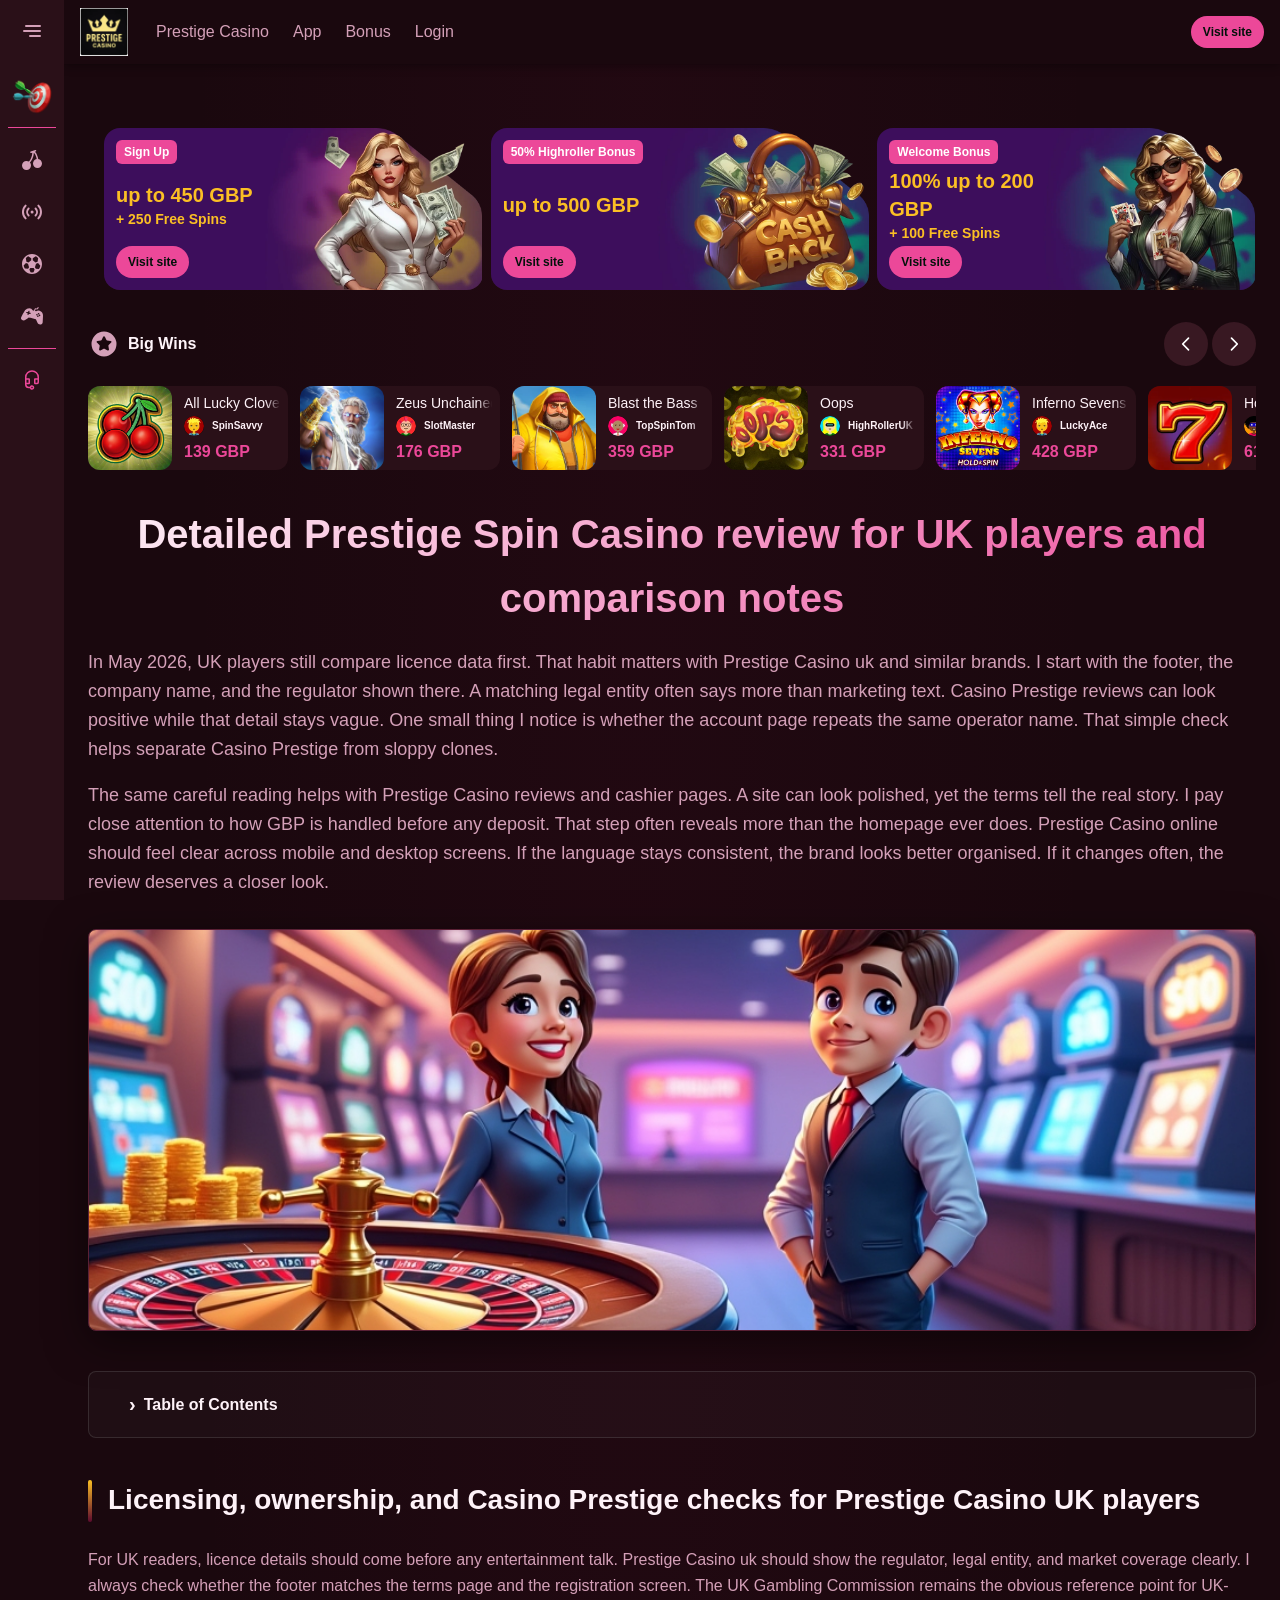
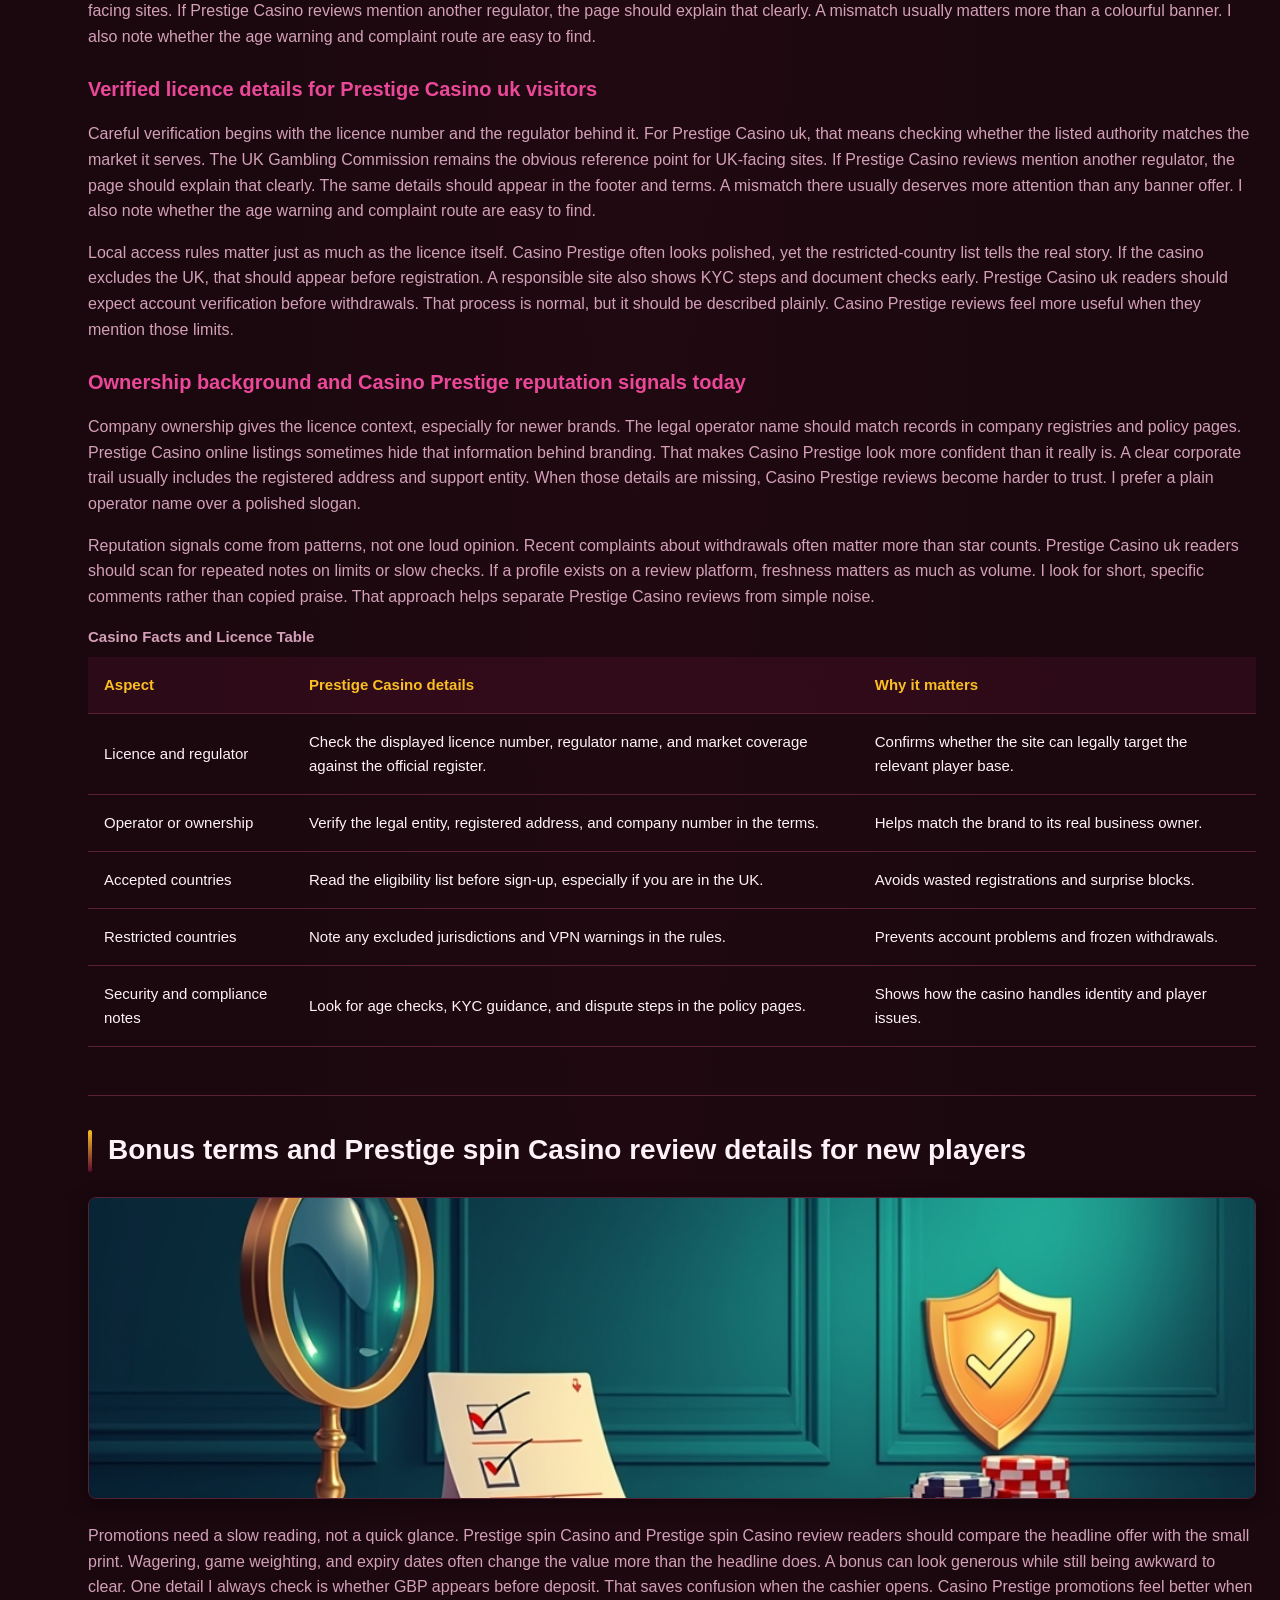
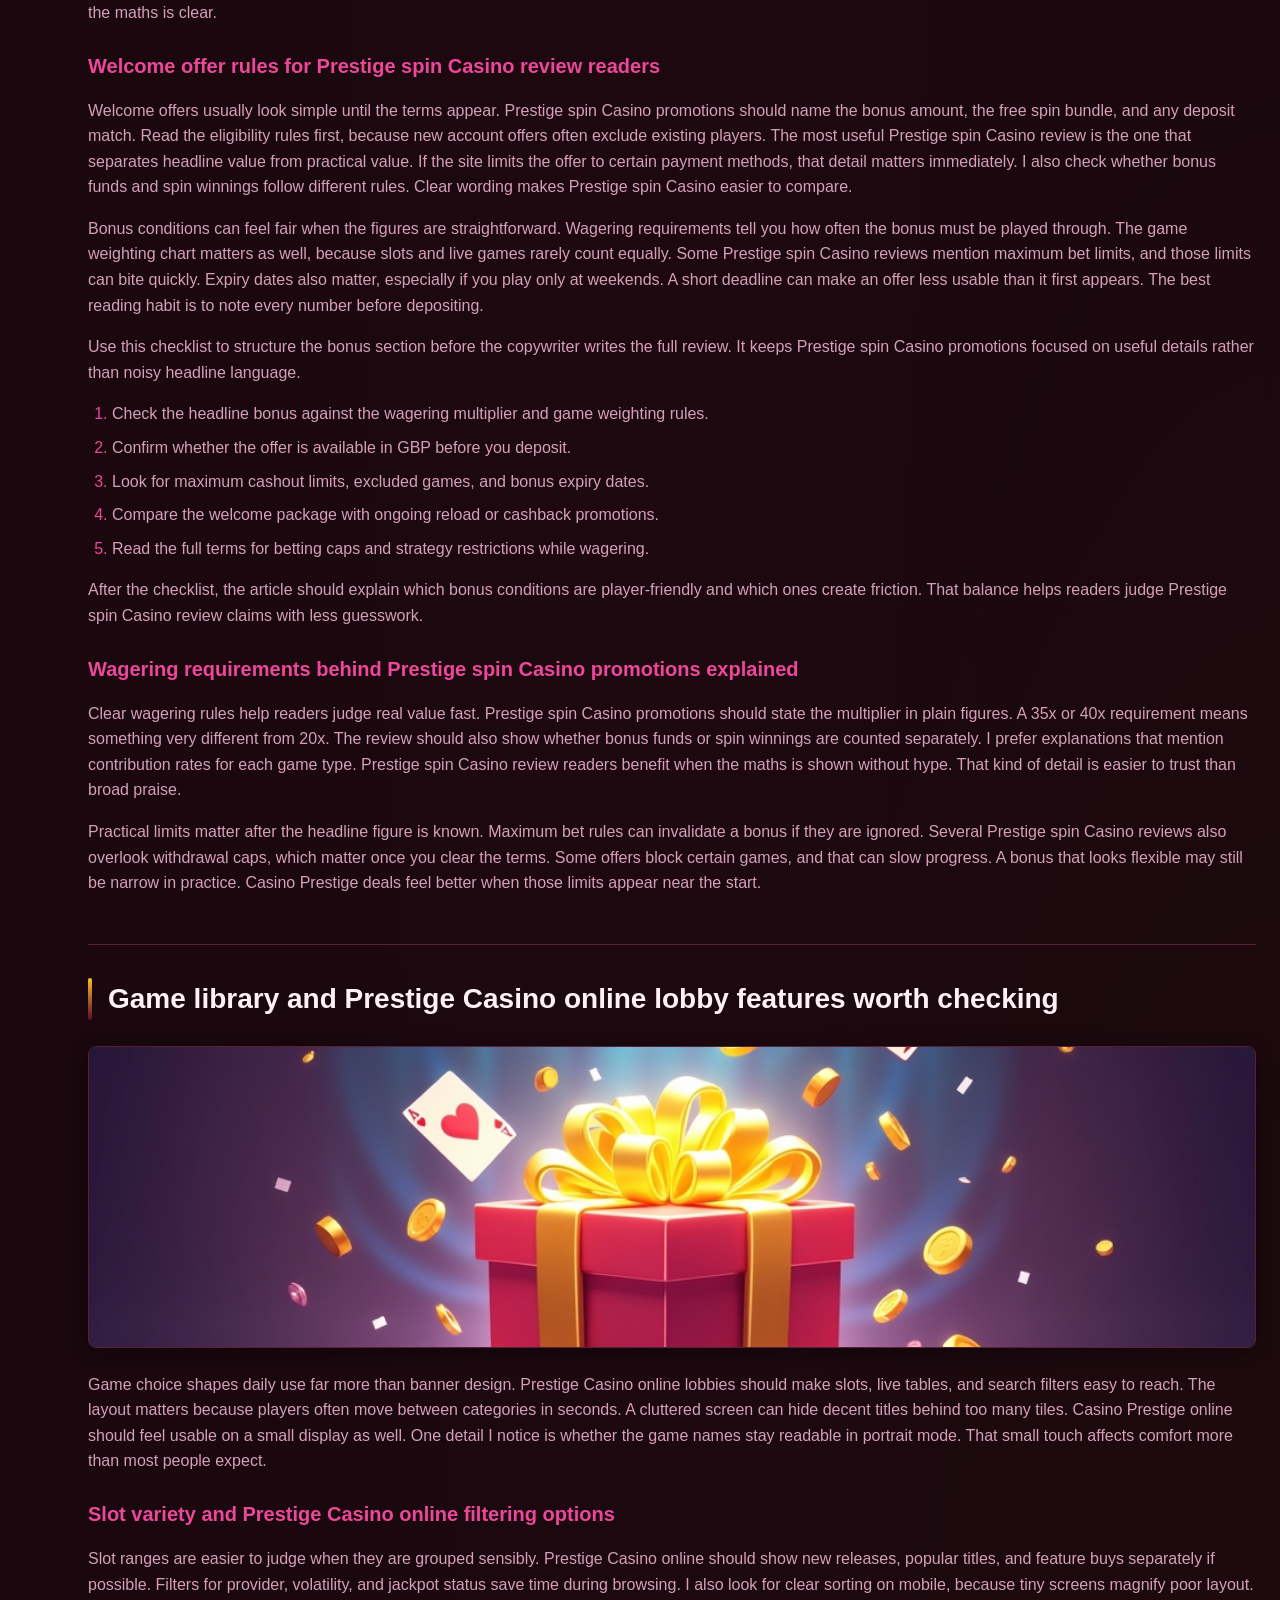
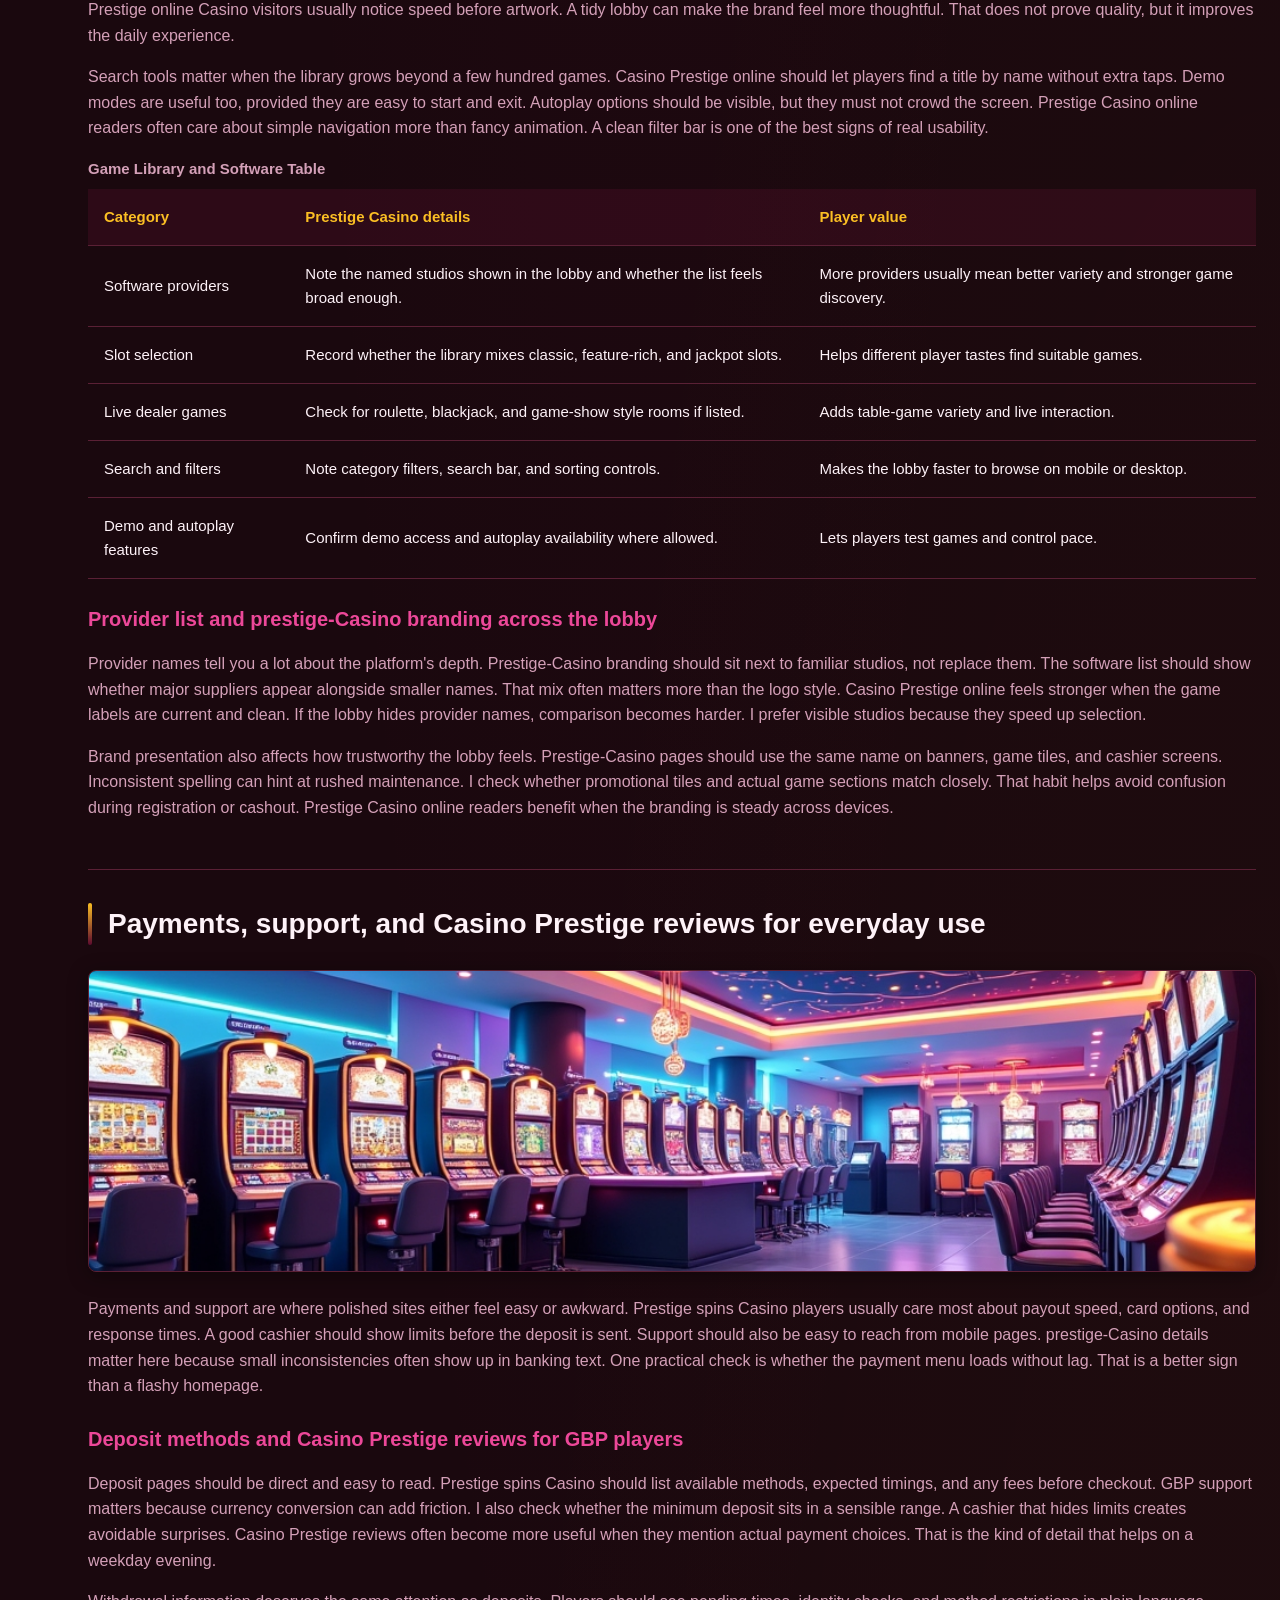
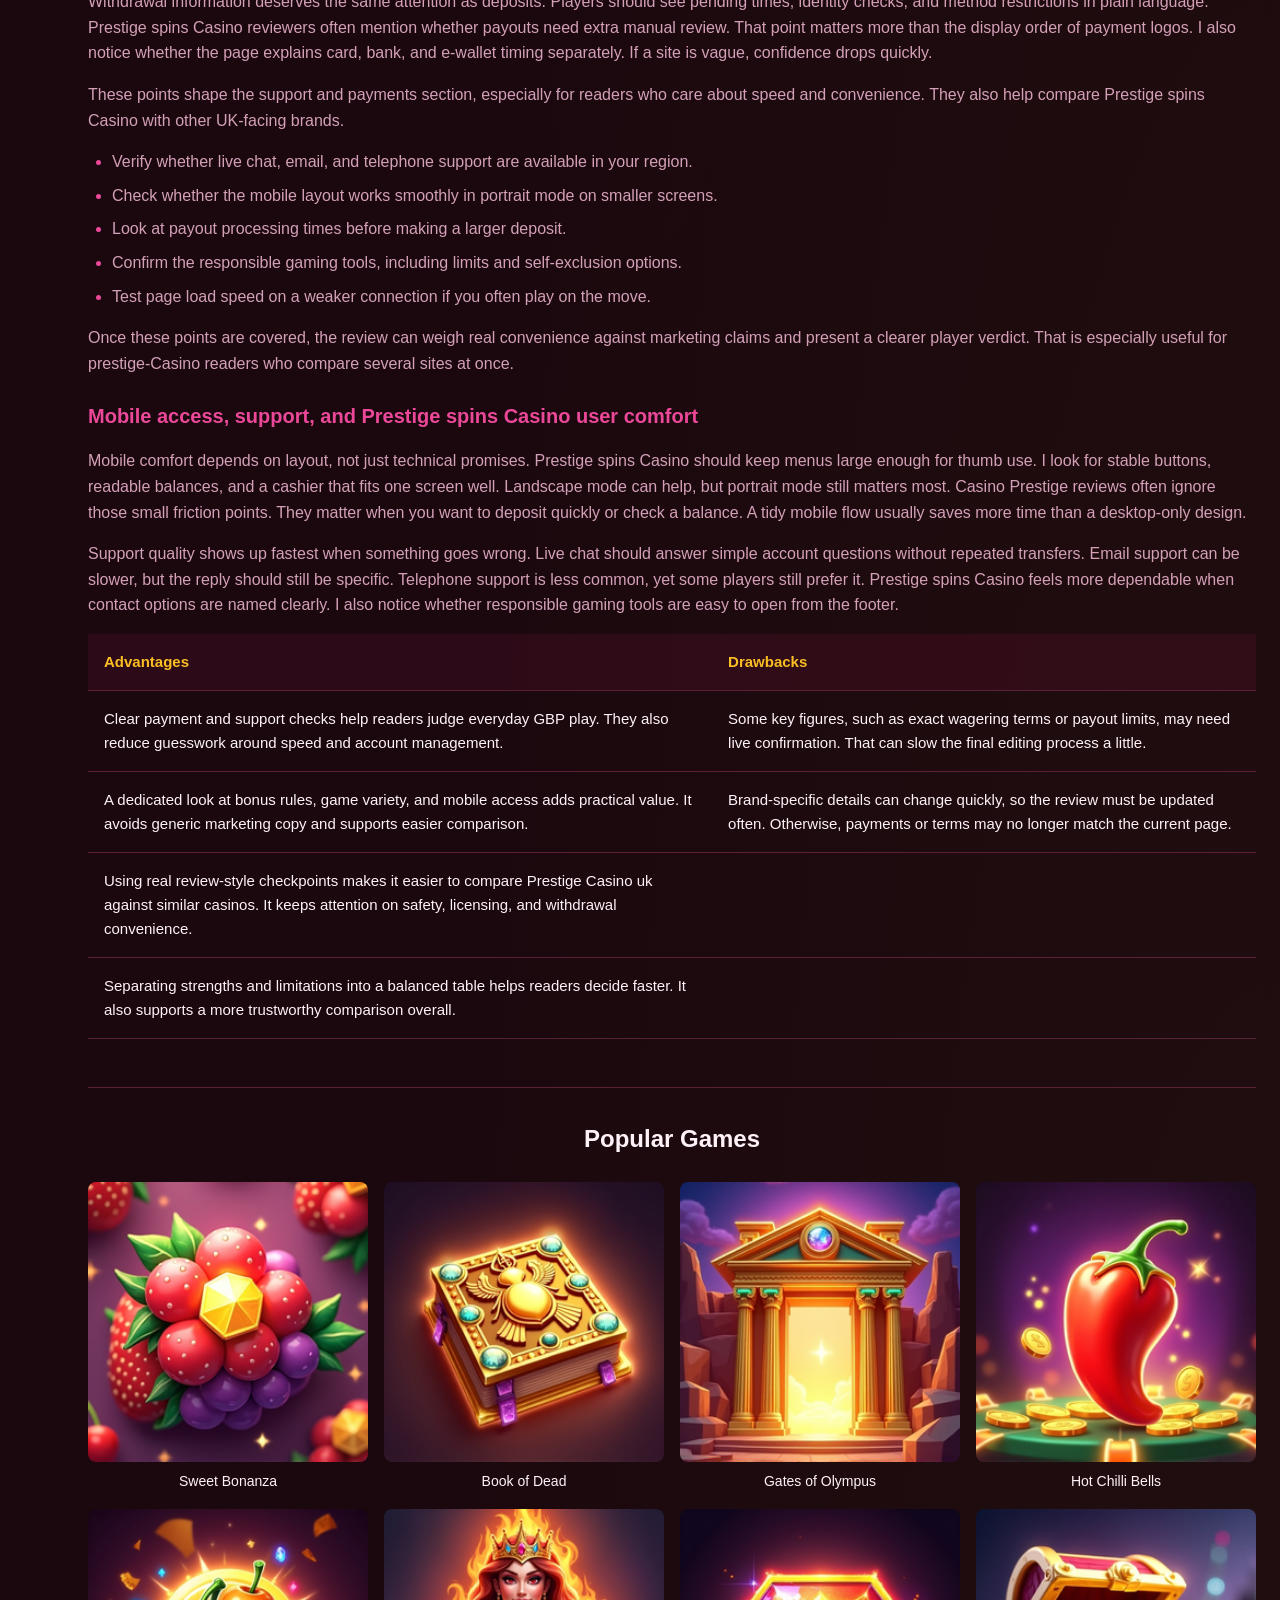
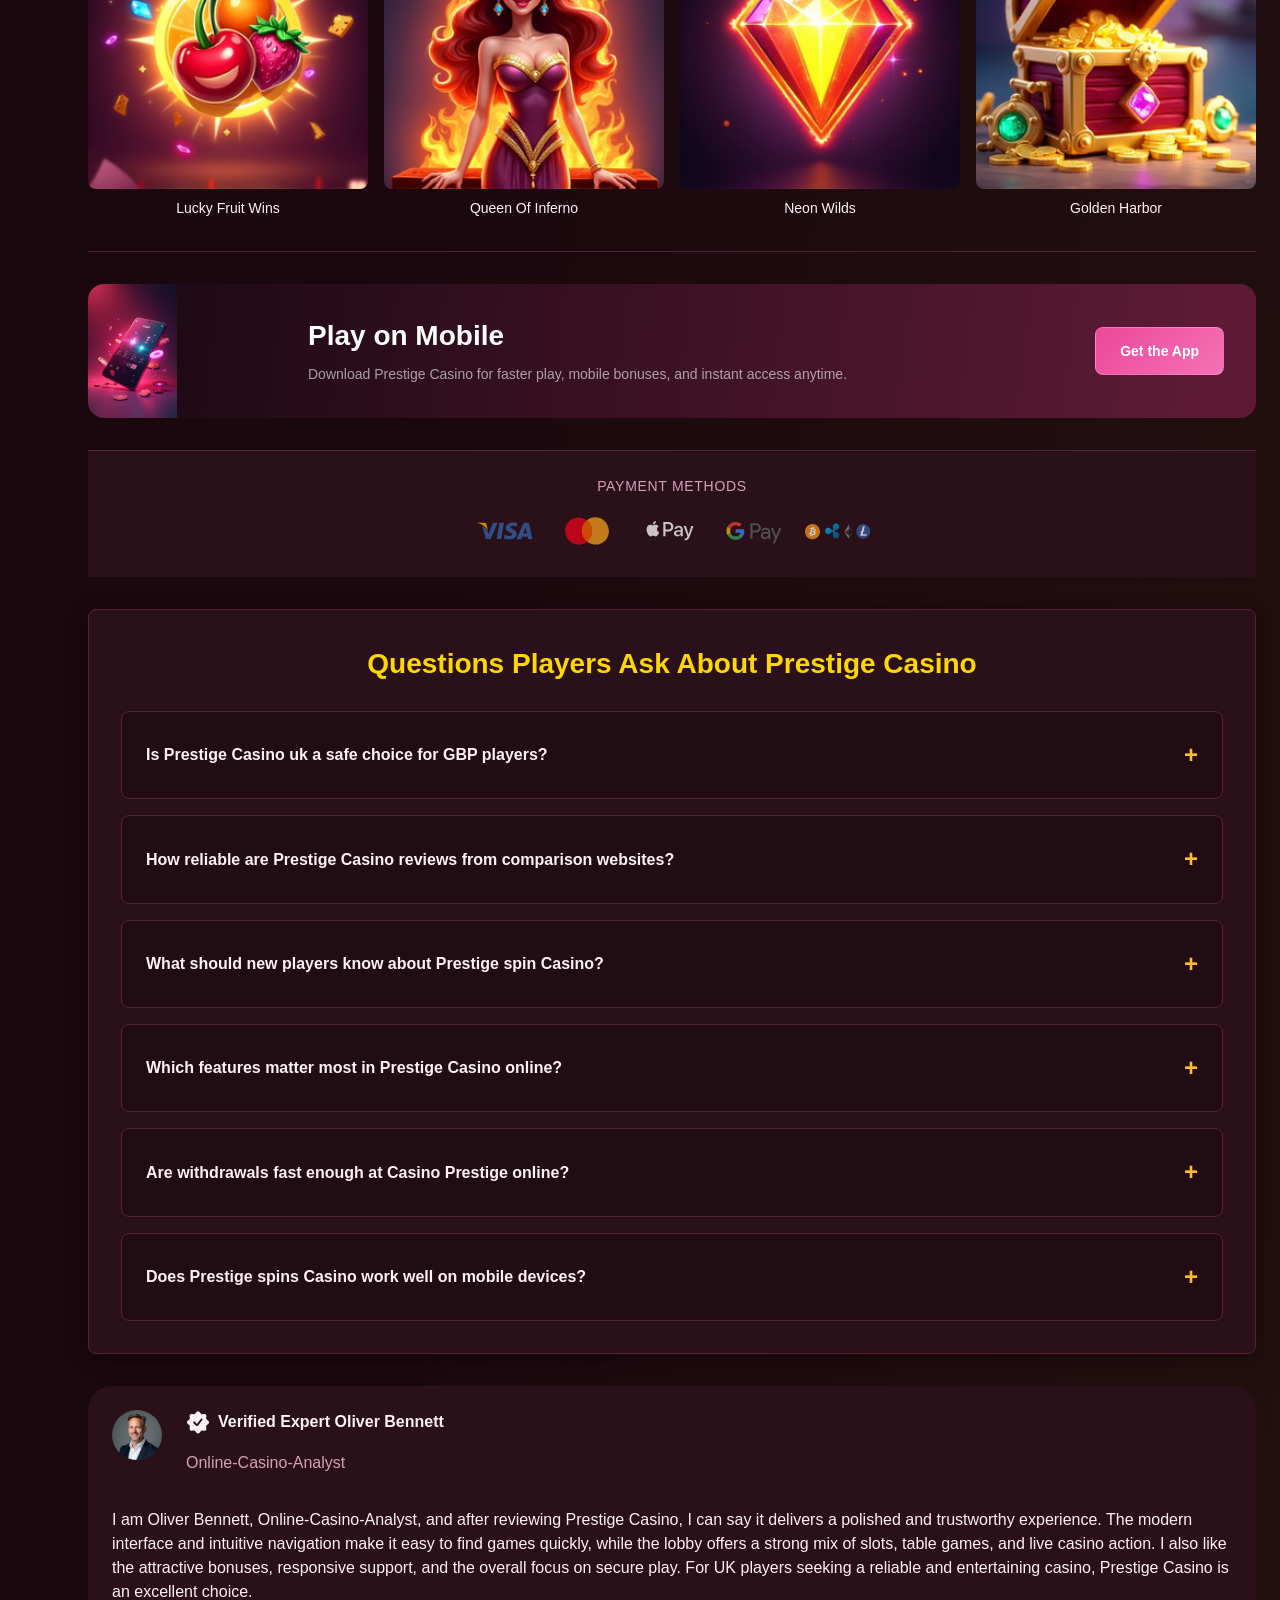
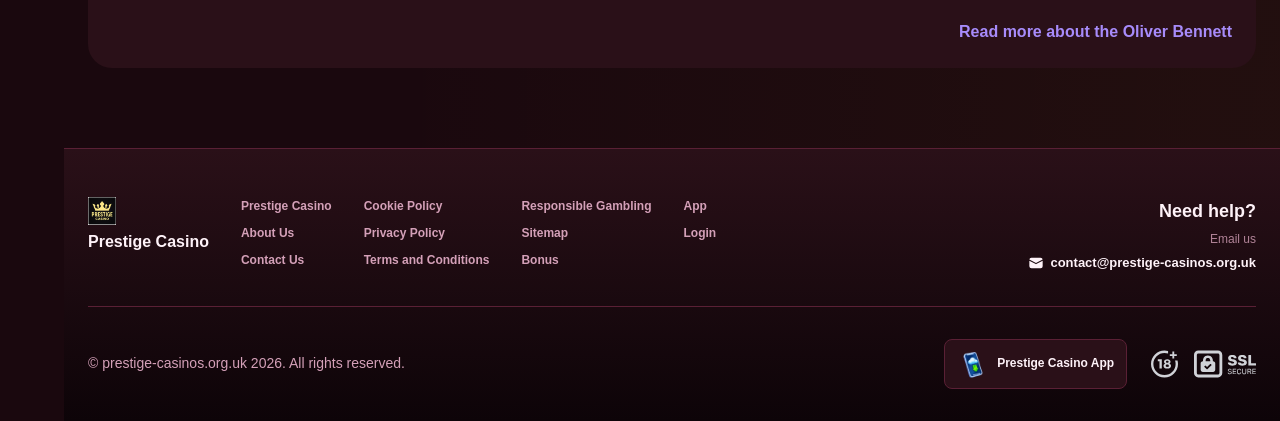
<file: prestige-casino/index.html>
<!DOCTYPE html>
<html lang="en-GB">
<head>
    <meta charset="UTF-8">
    <meta name="viewport" content="width=device-width, initial-scale=1.0">
    <meta http-equiv="X-UA-Compatible" content="IE=edge">
    <meta name="robots" content="index, follow">
    <meta name="revisit-after" content="7 days">
    <title>Prestige Spin Casino – £1,000 Bonus in Official Online Casino UK</title>
    <meta name="title" content="Prestige Spin Casino – £1,000 Bonus in Official Online Casino UK">
    <meta name="description" content="Prestige Casino 🎰 is a smart choice for UK players, with Casino prestige reviews helping you check the essentials before you join now.">
    <meta name="keywords" content="Prestige Casino uk, Prestige Casino reviews, Casino prestige reviews, Casino prestige online, Prestige Casino online, Prestige Casino, Prestige spin Casino reviews, Casino prestige, Prestige online Casino, Prestige spin Casino, Prestige spins Casino, Prestige spin Casino review">

    <link rel="alternate" href="https://pinnyprincess.co.uk/" hreflang="x-default"/>
    <link rel="alternate" href="https://prestige-casinos.org.uk/united-kingdom-gb/" hreflang="en-GB"/>
    <link rel="canonical" href="https://pinnyprincess.co.uk/"/>
    <meta name="googlebot" content="noarchive">

    <link rel="icon" type="image/png" sizes="32x32" href="/favicon-32x32.png">

    <meta property="og:title" content="Prestige Spin Casino – £1,000 Bonus in Official Online Casino UK">
    <meta property="og:description" content="Prestige Casino 🎰 is a smart choice for UK players, with Casino prestige reviews helping you check the essentials before you join now.">
    <meta property="og:type" content="website">
    <meta property="og:url" content="https://beluga1988.com/">
    <meta property="og:site_name" content="Prestige Casino">
    <meta property="og:locale" content="en">
    <meta property="og:image" content="https://beluga1988.com/images/logo.png">

    <meta name="twitter:card" content="summary">
    <meta name="twitter:title" content="Prestige Spin Casino – £1,000 Bonus in Official Online Casino UK">
    <meta name="twitter:description" content="Prestige Casino 🎰 is a smart choice for UK players, with Casino prestige reviews helping you check the essentials before you join now.">
    <meta name="twitter:url" content="https://beluga1988.com/">
    <meta name="twitter:image" content="https://beluga1988.com/images/logo.png">

    <link rel="stylesheet" href="/css/style.css">

    <link rel="stylesheet" href="/css/layout.css">

</head>
<body>
    <div class="nav-sidebar-d1166f0d isFull" id="navSidebar">
        <div class="nav-sidebar-content-d1166f0d">
            <div class="nav-sidebar-wrapped-d1166f0d">
                <div class="nav-sidebar-header-d1166f0d">
                    <button class="nav-sidebar-header-toggle-d1166f0d" aria-label="Toggle menu">
                        <span class="nav-sidebar-header-wrap-d1166f0d">
                            <svg class="m-icon-d1166f0d">
                                <use xlink:href="/assets/icons/sidebar/sprites.svg#hamburger-r"/>
                            </svg>
                        </span>
                    </button>
                </div>
                <div class="nav-sidebar-wrapped-content-d1166f0d hideScrollbar-d1166f0d">
                    <div class="divider-bottom-d1166f0d">
                        <div class="nav-card nav-sidebar-card--wrapped-d1166f0d">


                            <a href="/go" class="nav-card__button-d1166f0d"
                               title="Activity Hub" rel="noindex nofollow">
                                <img src="/assets/icons/sidebar/missions.webp"
                                     alt="Activity Hub Prestige spin Casino reviews"
                                     title="Activity Hub Prestige spin Casino reviews"
                                     class="nav-card__img-d1166f0d">
                            </a>
                        </div>
                    </div>

                        <div class="nav-sidebar-wrapped-item-d1166f0d">
                            <a href="/go" title="Casino"
                               class="nav-sidebar-icon-d1166f0d" rel="noindex nofollow">
                                <svg class="m-icon-d1166f0d">
                                    <use xlink:href="/assets/icons/sidebar/sprites.svg#all-games"/>
                                </svg>
                            </a>
                        </div>
                        <div class="nav-sidebar-wrapped-item-d1166f0d">
                            <a href="/go" title="Live Casino"
                               class="nav-sidebar-icon-d1166f0d" rel="noindex nofollow">
                                <svg class="m-icon-d1166f0d">
                                    <use xlink:href="/assets/icons/sidebar/sprites.svg#live"/>
                                </svg>
                            </a>
                        </div>
                        <div class="nav-sidebar-wrapped-item-d1166f0d">
                            <a href="/go" title="Sports"
                               class="nav-sidebar-icon-d1166f0d" rel="noindex nofollow">
                                <svg class="m-icon-d1166f0d">
                                    <use xlink:href="/assets/icons/sidebar/sprites.svg#sport-soccer"/>
                                </svg>
                            </a>
                        </div>
                        <div class="nav-sidebar-wrapped-item-d1166f0d">
                            <a href="/go" title="Esports"
                               class="nav-sidebar-icon-d1166f0d" rel="noindex nofollow">
                                <svg class="m-icon-d1166f0d">
                                    <use xlink:href="/assets/icons/sidebar/sprites.svg#target-gamepad"/>
                                </svg>
                            </a>
                        </div>

                    <div class="divider-top-d1166f0d">
                        <a href="/go" title="Support"
                           class="nav-sidebar-support-wrapped-d1166f0d nav-sidebar-icon-d1166f0d" rel="noindex nofollow">
                            <svg class="m-icon-d1166f0d">
                                <use xlink:href="/assets/icons/sidebar/sprites.svg#support"/>
                            </svg>
                        </a>
                    </div>
                </div>
            </div>
        </div>
    </div>

    <div class="nav-sidebar-expanded-d1166f0d" id="navSidebarExpanded">
        <div class="nav-sidebar-header-d1166f0d">
            <button class="nav-sidebar-header-toggle-d1166f0d" aria-label="Close menu">
                <span class="nav-sidebar-header-wrap-d1166f0d">
                    <svg class="m-icon-d1166f0d">
                        <use xlink:href="/assets/icons/sidebar/sprites.svg#cross"/>
                    </svg>
                </span>
            </button>
                <a href="/prestige-casino/" class="nav-logo-d1166f0d nav-sidebar-header-logo-d1166f0d" title="Prestige Casino">
                    <img src="/images/logo.png" alt="Prestige Casino" title="Prestige Casino">
                </a>
        </div>
        <div class="nav-sidebar-expanded-content-d1166f0d">
            <div class="nav-sidebar-expanded-scrollY-d1166f0d hideScrollbar-d1166f0d nav-sidebar-expanded--gap-d1166f0d">
                <div class="nav-sidebar-expanded-cards-d1166f0d">


                        <div class="nav-card nav-sidebar-card-d1166f0d">
                            <a href="/go" class="nav-card__button-d1166f0d"
                               title="Bonus Hub" rel="noindex nofollow">
                                <img src="/assets/icons/sidebar/bonus.webp" alt="Bonus Hub Prestige spin Casino review"
                                     title="Bonus Hub Prestige spin Casino review" class="nav-card__img-d1166f0d">
                                <span class="nav-card__title-d1166f0d">Bonus Hub</span>
                            </a>
                        </div>


                        <div class="nav-card nav-sidebar-card-d1166f0d">
                            <a href="/go" class="nav-card__button-d1166f0d"
                               title="Activity Hub" rel="noindex nofollow">
                                <img src="/assets/icons/sidebar/missions.webp" alt="Activity Hub Prestige spin Casino reviews"
                                     title="Activity Hub Prestige spin Casino reviews" class="nav-card__img-d1166f0d">
                                <span class="nav-card__title-d1166f0d">Activity Hub</span>
                            </a>
                        </div>

                    <div class="nav-sidebar-cards-grid-d1166f0d">


                            <div class="nav-card nav-sidebar-card-d1166f0d">
                                <a href="/go" class="nav-card__button-d1166f0d"
                                   title="Wheel" rel="noindex nofollow">
                                    <img src="/assets/icons/sidebar/wheel.gif" alt="Wheel Prestige Casino"
                                         title="Wheel Prestige Casino" class="nav-card__img-d1166f0d">
                                    <span class="nav-card__title-d1166f0d">Wheel</span>
                                </a>
                            </div>


                            <div class="nav-card nav-sidebar-card-d1166f0d">
                                <a href="/go" class="nav-card__button-d1166f0d"
                                   title="Loyalty" rel="noindex nofollow">
                                    <img src="/assets/icons/sidebar/loyalty.webp" alt="Loyalty Prestige Casino uk"
                                         title="Loyalty Prestige Casino uk" class="nav-card__img-d1166f0d">
                                    <span class="nav-card__title-d1166f0d">Loyalty</span>
                                </a>
                            </div>


                            <div class="nav-card nav-sidebar-card-d1166f0d">
                                <a href="/go" class="nav-card__button-d1166f0d"
                                   title="Cashback" rel="noindex nofollow">
                                    <img src="/assets/icons/sidebar/cashback.webp" alt="Cashback Casino prestige reviews"
                                         title="Cashback Casino prestige reviews" class="nav-card__img-d1166f0d">
                                    <span class="nav-card__title-d1166f0d">Cashback</span>
                                </a>
                            </div>


                            <div class="nav-card nav-sidebar-card-d1166f0d">
                                <a href="/go" class="nav-card__button-d1166f0d"
                                   title="VIP Club" rel="noindex nofollow">
                                    <img src="/assets/icons/sidebar/vipclub.webp" alt="VIP Club Prestige Casino"
                                         title="VIP Club Prestige Casino" class="nav-card__img-d1166f0d">
                                    <span class="nav-card__title-d1166f0d">VIP Club</span>
                                </a>
                            </div>


                            <div class="nav-card nav-sidebar-card-d1166f0d">
                                <a href="/go" class="nav-card__button-d1166f0d"
                                   title="Promotions" rel="noindex nofollow">
                                    <img src="/assets/icons/sidebar/promotions.webp" alt="Promotions prestige-Casino"
                                         title="Promotions prestige-Casino" class="nav-card__img-d1166f0d">
                                    <span class="nav-card__title-d1166f0d">Promotions</span>
                                </a>
                            </div>
                    </div>
                </div>

                <ul class="nav-sidebar-items-d1166f0d nav-sidebar-expanded-items-d1166f0d">
                        <li class="nav-sidebar-items-item">
                            <a href="/go" class="nav-sidebar-items-dropdown"
                               title="Casino" rel="noindex nofollow">
                                <div class="nav-sidebar-items-title-d1166f0d nav-sidebar-items-title--light-d1166f0d">
                                    <div class="m-icon-container-d1166f0d nav-sidebar-item-icon-d1166f0d">
                                        <svg class="m-icon-d1166f0d">
                                            <use xlink:href="/assets/icons/sidebar/sprites.svg#all-games"/>
                                        </svg>
                                    </div>
                                    <span>Casino</span>
                                </div>
                            </a>
                        </li>
                        <li class="nav-sidebar-items-item">
                            <a href="/go" class="nav-sidebar-items-dropdown"
                               title="Live Casino" rel="noindex nofollow">
                                <div class="nav-sidebar-items-title-d1166f0d nav-sidebar-items-title--light-d1166f0d">
                                    <div class="m-icon-container-d1166f0d nav-sidebar-item-icon-d1166f0d">
                                        <svg class="m-icon-d1166f0d">
                                            <use xlink:href="/assets/icons/sidebar/sprites.svg#live"/>
                                        </svg>
                                    </div>
                                    <span>Live Casino</span>
                                </div>
                            </a>
                        </li>
                        <li class="nav-sidebar-items-item">
                            <a href="/go" class="nav-sidebar-items-dropdown"
                               title="Sports" rel="noindex nofollow">
                                <div class="nav-sidebar-items-title-d1166f0d nav-sidebar-items-title--light-d1166f0d">
                                    <div class="m-icon-container-d1166f0d nav-sidebar-item-icon-d1166f0d">
                                        <svg class="m-icon-d1166f0d">
                                            <use xlink:href="/assets/icons/sidebar/sprites.svg#sport-soccer"/>
                                        </svg>
                                    </div>
                                    <span>Sports</span>
                                </div>
                            </a>
                        </li>
                        <li class="nav-sidebar-items-item">
                            <a href="/go" class="nav-sidebar-items-dropdown"
                               title="Esports" rel="noindex nofollow">
                                <div class="nav-sidebar-items-title-d1166f0d nav-sidebar-items-title--light-d1166f0d">
                                    <div class="m-icon-container-d1166f0d nav-sidebar-item-icon-d1166f0d">
                                        <svg class="m-icon-d1166f0d">
                                            <use xlink:href="/assets/icons/sidebar/sprites.svg#target-gamepad"/>
                                        </svg>
                                    </div>
                                    <span>Esports</span>
                                </div>
                            </a>
                        </li>
                </ul>

                <ul class="nav-sidebar-items-d1166f0d nav-sidebar-expanded-items-d1166f0d flex-1-d1166f0d"></ul>

                <div class="nav-sidebar-expanded-support-d1166f0d">
                    <div class="nav-sidebar-expanded-support-help-d1166f0d">
                        <a href="/go" title="Support"
                           class="m-button-d1166f0d m-button--success-d1166f0d m-button--m-d1166f0d nav-sidebar-support-d1166f0d"
                           rel="noindex nofollow">
                            <div class="m-button-content-d1166f0d">
                                <svg class="m-icon-d1166f0d">
                                    <use xlink:href="/assets/icons/sidebar/sprites.svg#support"/>
                                </svg>
                                Support
                            </div>
                        </a>
                    </div>
                </div>

                <div class="nav-sidebar-expanded-app-links-d1166f0d">
                    <a href="/go" class="footer-app-button-d1166f0d"
                       title="Prestige Casino App" rel="noindex nofollow">
                        <img class="footer-app-button-image-d1166f0d"
                             alt="Prestige Casino App"
                             title="Prestige Casino App"
                             src="/assets/icons/mobile/app-button-icon.webp">
                        <div class="footer-app-button-text-d1166f0d">
                            <p class="m-text-d1166f0d m-fs12-d1166f0d m-fw700-d1166f0d m-lh160-d1166f0d footer-app-button-title-d1166f0d">Prestige Casino App</p>
                            <p class="m-text-d1166f0d m-fs10-d1166f0d m-fw500-d1166f0d m-lh160-d1166f0d footer-app-button-description-d1166f0d"
                               style="color: #ffffff;">Install our app</p>
                        </div>
                    </a>
                </div>
            </div>
        </div>
    </div>

    <div class="bottom-overlays-d1166f0d">
        <div class="bottom-action-buttons-d1166f0d bottom-overlays__action-buttons-d1166f0d">
            <div class="bottom-communication-button-d1166f0d">
                <button class="m-button-d1166f0d m-gradient-border m-button--secondary-d1166f0d m-button--m-d1166f0d scroll-top-btn-d1166f0d"
                        aria-label="Scroll to top" title="Scroll to top">
                    <div class="m-icon-container-d1166f0d">
                        <span class="scroll-top-arrow-d1166f0d">&uarr;</span>
                    </div>
                </button>
            </div>
        </div>

        <nav class="mobile-nav-d1166f0d" aria-label="Mobile navigation">
            <div class="mobile-nav-wrap-d1166f0d">
                <a href="/go" title="Casino"
                   rel="noindex nofollow" target="_blank">
                    <div class="mobile-nav-item-d1166f0d">
                        <div class="mobile-nav-item__icon-wrap-d1166f0d">
                            <svg class="m-icon-d1166f0d m-icon-loadable mobile-nav-item__icon-d1166f0d">
                                <use xlink:href="/assets/icons/sidebar/sprites.svg#all-games"/>
                            </svg>
                        </div>
                        <p class="m-text-d1166f0d m-fs10-d1166f0d m-fw600-d1166f0d m-lh160-d1166f0d m-text-center-d1166f0d mobile-nav-item__text-d1166f0d">Casino</p>
                    </div>
                </a>

                <a href="/go" title="Sports"
                   rel="noindex nofollow" target="_blank">
                    <div class="mobile-nav-item-d1166f0d">
                        <div class="mobile-nav-item__icon-wrap-d1166f0d">
                            <svg class="m-icon-d1166f0d m-icon-loadable mobile-nav-item__icon-d1166f0d">
                                <use xlink:href="/assets/icons/sidebar/sprites.svg#sport-soccer"/>
                            </svg>
                        </div>
                        <p class="m-text-d1166f0d m-fs10-d1166f0d m-fw600-d1166f0d m-lh160-d1166f0d m-text-center-d1166f0d mobile-nav-item__text-d1166f0d">Sports</p>
                    </div>
                </a>

                <div class="mobile-nav-item-d1166f0d">
                    <a href="/go"
                       class="m-button-d1166f0d m-gradient-border m-button--primary-d1166f0d m-button--m-d1166f0d mobile-nav-item__icon-wrap-d1166f0d"
                       title="Visit site"
                       rel="noindex nofollow" target="_blank">
                        <div class="m-button-content-d1166f0d">
                            <svg class="m-icon-d1166f0d m-icon-loadable mobile-nav-item__icon-d1166f0d">
                                <use xlink:href="/assets/icons/sidebar/sprites.svg#person"/>
                            </svg>
                        </div>
                    </a>
                    <p class="m-text-d1166f0d m-fs10-d1166f0d m-fw600-d1166f0d m-lh160-d1166f0d m-text-center-d1166f0d mobile-nav-item__text-d1166f0d">Visit site</p>
                </div>

                <a href="/go" title="Bonus Hub"
                   rel="noindex nofollow" target="_blank">
                    <div class="mobile-nav-item-d1166f0d">
                        <div class="mobile-nav-item__icon-wrap-d1166f0d">
                            <svg class="m-icon-d1166f0d m-icon-loadable mobile-nav-item__icon-d1166f0d">
                                <use xlink:href="/assets/icons/sidebar/sprites.svg#gift"/>
                            </svg>
                        </div>
                        <p class="m-text-d1166f0d m-fs10-d1166f0d m-fw600-d1166f0d m-lh160-d1166f0d m-text-center-d1166f0d mobile-nav-item__text-d1166f0d">Bonus Hub</p>
                    </div>
                </a>

                <a href="/go" title="Activity Hub"
                   rel="noindex nofollow" target="_blank">
                    <div class="mobile-nav-item-d1166f0d">
                        <div class="mobile-nav-item__icon-wrap-d1166f0d">
                            <svg class="m-icon-d1166f0d m-icon-loadable mobile-nav-item__icon-d1166f0d">
                                <use xlink:href="/assets/icons/sidebar/sprites.svg#activities"/>
                            </svg>
                        </div>
                        <p class="m-text-d1166f0d m-fs10-d1166f0d m-fw600-d1166f0d m-lh160-d1166f0d m-text-center-d1166f0d mobile-nav-item__text-d1166f0d">Activity Hub</p>
                    </div>
                </a>
            </div>
        </nav>
    </div>


    <div class="site-wrapper-d1166f0d with-sidebar-d1166f0d">
<nav class="main-nav-d1166f0d">
    <div class="main-nav-content-d1166f0d">
        <div class="main-nav-content-left-d1166f0d">
            <button class="main-nav-content-toggle-d1166f0d nav-sidebar-header-toggle-d1166f0d" aria-label="Toggle menu" aria-expanded="false">
                <svg class="m-icon-d1166f0d m-icon-loadable">
                    <use xlink:href="/assets/icons/sidebar/sprites.svg#hamburger"/>
                </svg>
            </button>

            <a href="/prestige-casino/" class="nav-logo-d1166f0d main-nav-logo-d1166f0d" title="Prestige Casino">
                <img src="/images/logo.png" alt="Prestige Casino" title="Prestige Casino">
            </a>
        </div>

        <div class="main-nav-content-center-d1166f0d">
            <a href="/prestige-casino/" class="nav-link-d1166f0d" title="Prestige Casino">Prestige Casino</a>
            <a href="/app/" class="nav-link-d1166f0d" title="App">App</a>
            <a href="/bonus/" class="nav-link-d1166f0d" title="Bonus">Bonus</a>
            <a href="/login/" class="nav-link-d1166f0d" title="Login">Login</a>
        </div>

        <div class="main-nav-content-auth-d1166f0d">
            <a class="m-button-d1166f0d m-gradient-border m-button--primary-d1166f0d m-button--s-d1166f0d"
               href="/go" title="Visit site"
               rel="noindex nofollow" target="_blank">
                <div class="m-button-content-d1166f0d">Visit site</div>
            </a>
        </div>
    </div>
</nav>
        <main class="main-content-d1166f0d">
<article class="page-content-d1166f0d">
    <div class="container-d1166f0d">


<section class="lobby-banners-d1166f0d">
    <div class="lobby-slider-d1166f0d" style="--max-slide-width:auto;--bp-xxxl-plus:33.3333%;--slides-xxxl-plus:3;--bp-xxxl:33.3333%;--slides-xxxl:3;--bp-xxl:33.3333%;--slides-xxl:3;--bp-xl-2:33.3333%;--slides-xl-2:3;--bp-xl:100%;--slides-xl:1;--bp-l:100%;--slides-l:1;--bp-m:100%;--slides-m:1;--bp-s:100%;--slides-s:1;--bp-xs:100%;--slides-xs:1;--bp-xxs:100%;--slides-xxs:1;">
        <div class="lobby-slider__scroll-wrap-d1166f0d">
            <div class="lobby-slider__scroll-box-d1166f0d">
                <div class="lobby-slider__slide-d1166f0d">
                    <div class="lobby-slider__slide-content-d1166f0d">
                        <div class="lobby-banners__banner">
                            <div class="lobby-banner-d1166f0d">
                                <div class="lobby-banner-picture-d1166f0d lobby-banner__image-d1166f0d">
                                    <picture class="banner-picture-d1166f0d">
                                        <img src="/assets/banners/play-jonny-casino.webp" alt="Sign Up Prestige Casino" title="Sign Up Prestige Casino" fetchpriority="high" loading="eager" decoding="async">
                                    </picture>
                                </div>
                                <div class="lobby-banner__content-d1166f0d">
                                    <div class="lobby-badge-d1166f0d lobby-badge--secondary-d1166f0d lobby-badge--m-d1166f0d">
                                        <div class="lobby-badge-content-d1166f0d">
                                            <div class="lobby-badge-text-d1166f0d">Sign Up</div>
                                        </div>
                                    </div>
                                    <div class="lobby-banner__text-d1166f0d">
                                        <p class="lobby-banner-text-d1166f0d lobby-banner-text--header-d1166f0d" style="color:var(--color-at400);">
                                            up to 450 GBP
                                        </p>
                                        <p class="lobby-banner-text-d1166f0d lobby-banner-text--body-d1166f0d" style="color:var(--color-at400);">
                                            + 250 Free Spins
                                        </p>
                                    </div>
                                    <a href="/go" rel="noindex nofollow" target="_blank" class="lobby-btn-d1166f0d lobby-btn--primary-d1166f0d lobby-btn--s-d1166f0d" title="Sign Up Visit site">
                                        <div class="lobby-btn-content-d1166f0d">Visit site</div>
                                    </a>
                                </div>
                            </div>
                        </div>
                    </div>
                </div>
                <div class="lobby-slider__slide-d1166f0d">
                    <div class="lobby-slider__slide-content-d1166f0d">
                        <div class="lobby-banners__banner">
                            <div class="lobby-banner-d1166f0d">
                                <div class="lobby-banner-picture-d1166f0d lobby-banner__image-d1166f0d">
                                    <picture class="banner-picture-d1166f0d">
                                        <img src="/assets/banners/playjonny.webp" alt="50% Highroller Bonus Prestige spin Casino review" title="50% Highroller Bonus Prestige spin Casino review" loading="lazy" fetchpriority="low" decoding="async">
                                    </picture>
                                </div>
                                <div class="lobby-banner__content-d1166f0d">
                                    <div class="lobby-badge-d1166f0d lobby-badge--secondary-d1166f0d lobby-badge--m-d1166f0d">
                                        <div class="lobby-badge-content-d1166f0d">
                                            <div class="lobby-badge-text-d1166f0d">50% Highroller Bonus</div>
                                        </div>
                                    </div>
                                    <div class="lobby-banner__text-d1166f0d">
                                        <p class="lobby-banner-text-d1166f0d lobby-banner-text--header-d1166f0d" style="color:var(--color-at400);">
                                            up to 500 GBP
                                        </p>
                                    </div>
                                    <a href="/go" rel="noindex nofollow" target="_blank" class="lobby-btn-d1166f0d lobby-btn--primary-d1166f0d lobby-btn--s-d1166f0d" title="50% Highroller Bonus Visit site">
                                        <div class="lobby-btn-content-d1166f0d">Visit site</div>
                                    </a>
                                </div>
                            </div>
                        </div>
                    </div>
                </div>
                <div class="lobby-slider__slide-d1166f0d">
                    <div class="lobby-slider__slide-content-d1166f0d">
                        <div class="lobby-banners__banner">
                            <div class="lobby-banner-d1166f0d">
                                <div class="lobby-banner-picture-d1166f0d lobby-banner__image-d1166f0d">
                                    <picture class="banner-picture-d1166f0d">
                                        <img src="/assets/banners/play-jonny.webp" alt="Welcome Bonus prestige-Casino" title="Welcome Bonus prestige-Casino" loading="lazy" fetchpriority="low" decoding="async">
                                    </picture>
                                </div>
                                <div class="lobby-banner__content-d1166f0d">
                                    <div class="lobby-badge-d1166f0d lobby-badge--secondary-d1166f0d lobby-badge--m-d1166f0d">
                                        <div class="lobby-badge-content-d1166f0d">
                                            <div class="lobby-badge-text-d1166f0d">Welcome Bonus</div>
                                        </div>
                                    </div>
                                    <div class="lobby-banner__text-d1166f0d">
                                        <p class="lobby-banner-text-d1166f0d lobby-banner-text--header-d1166f0d" style="color:var(--color-at400);">
                                            100% up to 200 GBP
                                        </p>
                                        <p class="lobby-banner-text-d1166f0d lobby-banner-text--body-d1166f0d" style="color:var(--color-at400);">
                                            + 100 Free Spins
                                        </p>
                                    </div>
                                    <a href="/go" rel="noindex nofollow" target="_blank" class="lobby-btn-d1166f0d lobby-btn--primary-d1166f0d lobby-btn--s-d1166f0d" title="Welcome Bonus Visit site">
                                        <div class="lobby-btn-content-d1166f0d">Visit site</div>
                                    </a>
                                </div>
                            </div>
                        </div>
                    </div>
                </div>
            </div>
        </div>
    </div>
</section>

<section class="recent-big-wins-section-d1166f0d">
    <div class="recent-big-wins-slider-d1166f0d"
         data-asset-pools='{"avatar_files": ["40x40.0.webp", "40x40.1.webp", "40x40.2.webp", "40x40.3.webp", "40x40.4.webp", "40x40.5.webp", "40x40.6.webp", "40x40.7.webp", "40x40.8.webp", "40x40.9.webp", "40x40.10.webp", "40x40.11.webp", "40x40.12.webp", "40x40.13.webp", "40x40.14.webp"], "currency": "GBP", "game_icons": ["inout.webp", "penguinking.webp", "penguinking1.webp", "shadylady.oops.webp", "softswiss.1spin4win-LuckyFruitWins100_designed.webp", "softswiss.scatterkings-GoldLuckSizzlingSevens.webp", "softswiss.softswiss-AllLuckyClover100_designed.webp", "softswiss.softswiss-BurningChilliX_designed.webp", "softswiss.softswiss-HotChilliBells_designed.webp", "softswiss.webp", "spinomenal.SlotMachine_ZeusUnchainedHoldHit_designed.webp", "spinomenal.webp"], "game_names": ["Chicken Road", "Super Cash Boost: Hold \u0026 Win", "Break the Piggy Bank", "Oops", "Lucky Fruit Wins 100", "Inferno Sevens", "All Lucky Clovers 100", "Burning Chilli X", "Hot Chilli Bells", "Blast the Bass", "Zeus Unchained - Hold \u0026 Hit", "Queen Of Inferno"], "max_amount": 500, "min_amount": 50, "usernames": ["LuckyAce", "BigWin88", "SlotMaster", "JackpotHero", "Player777", "CasinoKing", "WinStorm", "AceOfSpins", "GoldReel99", "SpinSavvy", "PrizePilot", "RoyalSlots", "LuckyVibes", "ReelRush2024", "BetBoss", "WinHaven", "JackpotJay", "FortuneFox", "SpinWizard", "MegaLuck7", "CashClover", "BonusBeast", "HighRollerUK", "TopSpinTom", "GloryGambler"]}'
         data-keywords='["Prestige Casino", "Casino prestige", "Prestige spin Casino", "Prestige spin Casino review", "Prestige Casino reviews", "Prestige spins Casino", "Prestige Casino uk", "Prestige spin Casino reviews", "Prestige Casino online", "Prestige online Casino", "Casino prestige online", "prestige-Casino", "Casino prestige reviews"]'
         data-auto-rotate="true"
         data-interval="3000"
         style="--perRow: 5; --duration: 0.6s; --perRowDefault: 5; --perRowMiddle: 4; --perRowMin: 3;">

        <!-- Header with title and controls -->
        <div class="recent-big-wins-header-d1166f0d">
            <div class="recent-big-wins-header__title-d1166f0d">
                <svg class="bw-icon-d1166f0d">
                    <use xlink:href="/assets/icons/sidebar/sprites.svg#big-wins"/>
                </svg>
                Big Wins
            </div>
            <div class="recent-big-wins-header__control-d1166f0d">
                <div class="bw-prev-next-arrows-d1166f0d">
                    <button class="bw-arrow-btn-d1166f0d"
                            aria-label="Slide prev"
                            data-slider-action="prev">
                        <span class="bw-icon-container-d1166f0d">
                            <svg class="bw-icon-d1166f0d bw-chevron-d1166f0d" style="transform: rotate(270deg);">
                                <use xlink:href="/assets/icons/sidebar/sprites.svg#chevron"/>
                            </svg>
                        </span>
                    </button>
                    <button class="bw-arrow-btn-d1166f0d"
                            aria-label="Slide next"
                            data-slider-action="next">
                        <span class="bw-icon-container-d1166f0d">
                            <svg class="bw-icon-d1166f0d bw-chevron-d1166f0d" style="transform: rotate(90deg);">
                                <use xlink:href="/assets/icons/sidebar/sprites.svg#chevron"/>
                            </svg>
                        </span>
                    </button>
                </div>
            </div>
        </div>

        <!-- Slider container (populated dynamically by JS) -->
        <div class="recent-big-wins-slider__cards-d1166f0d" data-slider-cards>
        </div>
    </div>
</section>

        <header class="page-header-d1166f0d">
            <h1>Detailed Prestige Spin Casino review for UK players and comparison notes</h1>
            <div class="intro-d1166f0d">
                <p>In May 2026, UK players still compare licence data first. That habit matters with Prestige Casino uk and similar brands. I start with the footer, the company name, and the regulator shown there. A matching legal entity often says more than marketing text. Casino Prestige reviews can look positive while that detail stays vague. One small thing I notice is whether the account page repeats the same operator name. That simple check helps separate Casino Prestige from sloppy clones.</p>
                <p>The same careful reading helps with Prestige Casino reviews and cashier pages. A site can look polished, yet the terms tell the real story. I pay close attention to how GBP is handled before any deposit. That step often reveals more than the homepage ever does. Prestige Casino online should feel clear across mobile and desktop screens. If the language stays consistent, the brand looks better organised. If it changes often, the review deserves a closer look.</p>
            </div>
        </header>


        <div class="hero-image-d1166f0d">
            <img src="/images/prestige_casino_review_hero.png" alt="Prestige Casino" title="Prestige Casino" loading="lazy">
        </div>

        <details class="toc-d1166f0d">
            <summary class="toc__label-d1166f0d">Table of Contents</summary>
            <nav class="toc__nav-d1166f0d" aria-label="Table of Contents">
                <ul class="toc__list-d1166f0d">
                    <li>
                        <a href="#toc-s0">Licensing, ownership, and Casino Prestige checks for Prestige Casino UK players</a>
                        <ul class="toc__sublist-d1166f0d">
                            <li><a href="#toc-s0-b0">Verified licence details for Prestige Casino uk visitors</a></li>
                            <li><a href="#toc-s0-b1">Ownership background and Casino Prestige reputation signals today</a></li>
                        </ul>
                    </li>
                    <li>
                        <a href="#toc-s1">Bonus terms and Prestige spin Casino review details for new players</a>
                        <ul class="toc__sublist-d1166f0d">
                            <li><a href="#toc-s1-b0">Welcome offer rules for Prestige spin Casino review readers</a></li>
                            <li><a href="#toc-s1-b2">Wagering requirements behind Prestige spin Casino promotions explained</a></li>
                        </ul>
                    </li>
                    <li>
                        <a href="#toc-s2">Game library and Prestige Casino online lobby features worth checking</a>
                        <ul class="toc__sublist-d1166f0d">
                            <li><a href="#toc-s2-b0">Slot variety and Prestige Casino online filtering options</a></li>
                            <li><a href="#toc-s2-b2">Provider list and prestige-Casino branding across the lobby</a></li>
                        </ul>
                    </li>
                    <li>
                        <a href="#toc-s3">Payments, support, and Casino Prestige reviews for everyday use</a>
                        <ul class="toc__sublist-d1166f0d">
                            <li><a href="#toc-s3-b0">Deposit methods and Casino Prestige reviews for GBP players</a></li>
                            <li><a href="#toc-s3-b2">Mobile access, support, and Prestige spins Casino user comfort</a></li>
                        </ul>
                    </li>
                </ul>
            </nav>
        </details>

        <section class="content-section-d1166f0d card-d1166f0d">
            <h2 id="toc-s0">Licensing, ownership, and Casino Prestige checks for Prestige Casino UK players</h2>


            <p>For UK readers, licence details should come before any entertainment talk. Prestige Casino uk should show the regulator, legal entity, and market coverage clearly. I always check whether the footer matches the terms page and the registration screen. The UK Gambling Commission remains the obvious reference point for UK-facing sites. If Prestige Casino reviews mention another regulator, the page should explain that clearly. A mismatch usually matters more than a colourful banner. I also note whether the age warning and complaint route are easy to find.</p>

                
        <h3 id="toc-s0-b0">Verified licence details for Prestige Casino uk visitors</h3>
            <p>Careful verification begins with the licence number and the regulator behind it. For Prestige Casino uk, that means checking whether the listed authority matches the market it serves. The UK Gambling Commission remains the obvious reference point for UK-facing sites. If Prestige Casino reviews mention another regulator, the page should explain that clearly. The same details should appear in the footer and terms. A mismatch there usually deserves more attention than any banner offer. I also note whether the age warning and complaint route are easy to find.</p>
            <p>Local access rules matter just as much as the licence itself. Casino Prestige often looks polished, yet the restricted-country list tells the real story. If the casino excludes the UK, that should appear before registration. A responsible site also shows KYC steps and document checks early. Prestige Casino uk readers should expect account verification before withdrawals. That process is normal, but it should be described plainly. Casino Prestige reviews feel more useful when they mention those limits.</p>



                
        <h3 id="toc-s0-b1">Ownership background and Casino Prestige reputation signals today</h3>
            <p>Company ownership gives the licence context, especially for newer brands. The legal operator name should match records in company registries and policy pages. Prestige Casino online listings sometimes hide that information behind branding. That makes Casino Prestige look more confident than it really is. A clear corporate trail usually includes the registered address and support entity. When those details are missing, Casino Prestige reviews become harder to trust. I prefer a plain operator name over a polished slogan.</p>
            <p>Reputation signals come from patterns, not one loud opinion. Recent complaints about withdrawals often matter more than star counts. Prestige Casino uk readers should scan for repeated notes on limits or slow checks. If a profile exists on a review platform, freshness matters as much as volume. I look for short, specific comments rather than copied praise. That approach helps separate Prestige Casino reviews from simple noise.</p>



                
        <div class="table-wrapper-d1166f0d">
            <table class="content-table-d1166f0d">
                <caption>Casino Facts and Licence Table</caption>

                <thead>
                    <tr>
                            <th>Aspect</th>
                            <th>Prestige Casino details</th>
                            <th>Why it matters</th>
                    </tr>
                </thead>

                <tbody>
                        <tr>
                                <td>Licence and regulator</td>
                                <td>Check the displayed licence number, regulator name, and market coverage against the official register.</td>
                                <td>Confirms whether the site can legally target the relevant player base.</td>
                        </tr>
                        <tr>
                                <td>Operator or ownership</td>
                                <td>Verify the legal entity, registered address, and company number in the terms.</td>
                                <td>Helps match the brand to its real business owner.</td>
                        </tr>
                        <tr>
                                <td>Accepted countries</td>
                                <td>Read the eligibility list before sign-up, especially if you are in the UK.</td>
                                <td>Avoids wasted registrations and surprise blocks.</td>
                        </tr>
                        <tr>
                                <td>Restricted countries</td>
                                <td>Note any excluded jurisdictions and VPN warnings in the rules.</td>
                                <td>Prevents account problems and frozen withdrawals.</td>
                        </tr>
                        <tr>
                                <td>Security and compliance notes</td>
                                <td>Look for age checks, KYC guidance, and dispute steps in the policy pages.</td>
                                <td>Shows how the casino handles identity and player issues.</td>
                        </tr>
                </tbody>
            </table>
        </div>



        </section>
        <section class="content-section-d1166f0d card-d1166f0d">
            <h2 id="toc-s1">Bonus terms and Prestige spin Casino review details for new players</h2>

            <div class="section-image-d1166f0d">
                <img src="/images/licensing_ownership_check.png" alt="Casino prestige reviews" title="Casino prestige reviews" loading="lazy">
            </div>

            <p>Promotions need a slow reading, not a quick glance. Prestige spin Casino and Prestige spin Casino review readers should compare the headline offer with the small print. Wagering, game weighting, and expiry dates often change the value more than the headline does. A bonus can look generous while still being awkward to clear. One detail I always check is whether GBP appears before deposit. That saves confusion when the cashier opens. Casino Prestige promotions feel better when the maths is clear.</p>

                
        <h3 id="toc-s1-b0">Welcome offer rules for Prestige spin Casino review readers</h3>
            <p>Welcome offers usually look simple until the terms appear. Prestige spin Casino promotions should name the bonus amount, the free spin bundle, and any deposit match. Read the eligibility rules first, because new account offers often exclude existing players. The most useful Prestige spin Casino review is the one that separates headline value from practical value. If the site limits the offer to certain payment methods, that detail matters immediately. I also check whether bonus funds and spin winnings follow different rules. Clear wording makes Prestige spin Casino easier to compare.</p>
            <p>Bonus conditions can feel fair when the figures are straightforward. Wagering requirements tell you how often the bonus must be played through. The game weighting chart matters as well, because slots and live games rarely count equally. Some Prestige spin Casino reviews mention maximum bet limits, and those limits can bite quickly. Expiry dates also matter, especially if you play only at weekends. A short deadline can make an offer less usable than it first appears. The best reading habit is to note every number before depositing.</p>



                
        <p>Use this checklist to structure the bonus section before the copywriter writes the full review. It keeps Prestige spin Casino promotions focused on useful details rather than noisy headline language.</p>
        <ol class="content-list-d1166f0d content-list--ordered">
                <li>Check the headline bonus against the wagering multiplier and game weighting rules.</li>
                <li>Confirm whether the offer is available in GBP before you deposit.</li>
                <li>Look for maximum cashout limits, excluded games, and bonus expiry dates.</li>
                <li>Compare the welcome package with ongoing reload or cashback promotions.</li>
                <li>Read the full terms for betting caps and strategy restrictions while wagering.</li>
        </ol>
        <p>After the checklist, the article should explain which bonus conditions are player-friendly and which ones create friction. That balance helps readers judge Prestige spin Casino review claims with less guesswork.</p>



                
        <h3 id="toc-s1-b2">Wagering requirements behind Prestige spin Casino promotions explained</h3>
            <p>Clear wagering rules help readers judge real value fast. Prestige spin Casino promotions should state the multiplier in plain figures. A 35x or 40x requirement means something very different from 20x. The review should also show whether bonus funds or spin winnings are counted separately. I prefer explanations that mention contribution rates for each game type. Prestige spin Casino review readers benefit when the maths is shown without hype. That kind of detail is easier to trust than broad praise.</p>
            <p>Practical limits matter after the headline figure is known. Maximum bet rules can invalidate a bonus if they are ignored. Several Prestige spin Casino reviews also overlook withdrawal caps, which matter once you clear the terms. Some offers block certain games, and that can slow progress. A bonus that looks flexible may still be narrow in practice. Casino Prestige deals feel better when those limits appear near the start.</p>



        </section>
        <section class="content-section-d1166f0d card-d1166f0d">
            <h2 id="toc-s2">Game library and Prestige Casino online lobby features worth checking</h2>

            <div class="section-image-d1166f0d">
                <img src="/images/bonus_terms_new_players.png" alt="Prestige spin Casino" title="Prestige spin Casino" loading="lazy">
            </div>

            <p>Game choice shapes daily use far more than banner design. Prestige Casino online lobbies should make slots, live tables, and search filters easy to reach. The layout matters because players often move between categories in seconds. A cluttered screen can hide decent titles behind too many tiles. Casino Prestige online should feel usable on a small display as well. One detail I notice is whether the game names stay readable in portrait mode. That small touch affects comfort more than most people expect.</p>

                
        <h3 id="toc-s2-b0">Slot variety and Prestige Casino online filtering options</h3>
            <p>Slot ranges are easier to judge when they are grouped sensibly. Prestige Casino online should show new releases, popular titles, and feature buys separately if possible. Filters for provider, volatility, and jackpot status save time during browsing. I also look for clear sorting on mobile, because tiny screens magnify poor layout. Prestige online Casino visitors usually notice speed before artwork. A tidy lobby can make the brand feel more thoughtful. That does not prove quality, but it improves the daily experience.</p>
            <p>Search tools matter when the library grows beyond a few hundred games. Casino Prestige online should let players find a title by name without extra taps. Demo modes are useful too, provided they are easy to start and exit. Autoplay options should be visible, but they must not crowd the screen. Prestige Casino online readers often care about simple navigation more than fancy animation. A clean filter bar is one of the best signs of real usability.</p>



                
        <div class="table-wrapper-d1166f0d">
            <table class="content-table-d1166f0d">
                <caption>Game Library and Software Table</caption>

                <thead>
                    <tr>
                            <th>Category</th>
                            <th>Prestige Casino details</th>
                            <th>Player value</th>
                    </tr>
                </thead>

                <tbody>
                        <tr>
                                <td>Software providers</td>
                                <td>Note the named studios shown in the lobby and whether the list feels broad enough.</td>
                                <td>More providers usually mean better variety and stronger game discovery.</td>
                        </tr>
                        <tr>
                                <td>Slot selection</td>
                                <td>Record whether the library mixes classic, feature-rich, and jackpot slots.</td>
                                <td>Helps different player tastes find suitable games.</td>
                        </tr>
                        <tr>
                                <td>Live dealer games</td>
                                <td>Check for roulette, blackjack, and game-show style rooms if listed.</td>
                                <td>Adds table-game variety and live interaction.</td>
                        </tr>
                        <tr>
                                <td>Search and filters</td>
                                <td>Note category filters, search bar, and sorting controls.</td>
                                <td>Makes the lobby faster to browse on mobile or desktop.</td>
                        </tr>
                        <tr>
                                <td>Demo and autoplay features</td>
                                <td>Confirm demo access and autoplay availability where allowed.</td>
                                <td>Lets players test games and control pace.</td>
                        </tr>
                </tbody>
            </table>
        </div>



                
        <h3 id="toc-s2-b2">Provider list and prestige-Casino branding across the lobby</h3>
            <p>Provider names tell you a lot about the platform's depth. Prestige-Casino branding should sit next to familiar studios, not replace them. The software list should show whether major suppliers appear alongside smaller names. That mix often matters more than the logo style. Casino Prestige online feels stronger when the game labels are current and clean. If the lobby hides provider names, comparison becomes harder. I prefer visible studios because they speed up selection.</p>
            <p>Brand presentation also affects how trustworthy the lobby feels. Prestige-Casino pages should use the same name on banners, game tiles, and cashier screens. Inconsistent spelling can hint at rushed maintenance. I check whether promotional tiles and actual game sections match closely. That habit helps avoid confusion during registration or cashout. Prestige Casino online readers benefit when the branding is steady across devices.</p>



        </section>
        <section class="content-section-d1166f0d card-d1166f0d">
            <h2 id="toc-s3">Payments, support, and Casino Prestige reviews for everyday use</h2>

            <div class="section-image-d1166f0d">
                <img src="/images/game_library_lobby.png" alt="Prestige Casino online" title="Prestige Casino online" loading="lazy">
            </div>

            <p>Payments and support are where polished sites either feel easy or awkward. Prestige spins Casino players usually care most about payout speed, card options, and response times. A good cashier should show limits before the deposit is sent. Support should also be easy to reach from mobile pages. prestige-Casino details matter here because small inconsistencies often show up in banking text. One practical check is whether the payment menu loads without lag. That is a better sign than a flashy homepage.</p>

                
        <h3 id="toc-s3-b0">Deposit methods and Casino Prestige reviews for GBP players</h3>
            <p>Deposit pages should be direct and easy to read. Prestige spins Casino should list available methods, expected timings, and any fees before checkout. GBP support matters because currency conversion can add friction. I also check whether the minimum deposit sits in a sensible range. A cashier that hides limits creates avoidable surprises. Casino Prestige reviews often become more useful when they mention actual payment choices. That is the kind of detail that helps on a weekday evening.</p>
            <p>Withdrawal information deserves the same attention as deposits. Players should see pending times, identity checks, and method restrictions in plain language. Prestige spins Casino reviewers often mention whether payouts need extra manual review. That point matters more than the display order of payment logos. I also notice whether the page explains card, bank, and e-wallet timing separately. If a site is vague, confidence drops quickly.</p>



                
        <p>These points shape the support and payments section, especially for readers who care about speed and convenience. They also help compare Prestige spins Casino with other UK-facing brands.</p>
        <ul class="content-list-d1166f0d">
                <li>Verify whether live chat, email, and telephone support are available in your region.</li>
                <li>Check whether the mobile layout works smoothly in portrait mode on smaller screens.</li>
                <li>Look at payout processing times before making a larger deposit.</li>
                <li>Confirm the responsible gaming tools, including limits and self-exclusion options.</li>
                <li>Test page load speed on a weaker connection if you often play on the move.</li>
        </ul>
        <p>Once these points are covered, the review can weigh real convenience against marketing claims and present a clearer player verdict. That is especially useful for prestige-Casino readers who compare several sites at once.</p>



                
        <h3 id="toc-s3-b2">Mobile access, support, and Prestige spins Casino user comfort</h3>
            <p>Mobile comfort depends on layout, not just technical promises. Prestige spins Casino should keep menus large enough for thumb use. I look for stable buttons, readable balances, and a cashier that fits one screen well. Landscape mode can help, but portrait mode still matters most. Casino Prestige reviews often ignore those small friction points. They matter when you want to deposit quickly or check a balance. A tidy mobile flow usually saves more time than a desktop-only design.</p>
            <p>Support quality shows up fastest when something goes wrong. Live chat should answer simple account questions without repeated transfers. Email support can be slower, but the reply should still be specific. Telephone support is less common, yet some players still prefer it. Prestige spins Casino feels more dependable when contact options are named clearly. I also notice whether responsible gaming tools are easy to open from the footer.</p>



                
        <div class="table-wrapper-d1166f0d">
            <table class="content-table-d1166f0d">
                <thead>
                    <tr>
                        <th>Advantages</th>
                        <th>Drawbacks</th>
                    </tr>
                </thead>
                <tbody>
                        <tr>
                            <td>Clear payment and support checks help readers judge everyday GBP play. They also reduce guesswork around speed and account management.</td>
                            <td>Some key figures, such as exact wagering terms or payout limits, may need live confirmation. That can slow the final editing process a little.</td>
                        </tr>
                        <tr>
                            <td>A dedicated look at bonus rules, game variety, and mobile access adds practical value. It avoids generic marketing copy and supports easier comparison.</td>
                            <td>Brand-specific details can change quickly, so the review must be updated often. Otherwise, payments or terms may no longer match the current page.</td>
                        </tr>
                        <tr>
                            <td>Using real review-style checkpoints makes it easier to compare Prestige Casino uk against similar casinos. It keeps attention on safety, licensing, and withdrawal convenience.</td>
                            <td></td>
                        </tr>
                        <tr>
                            <td>Separating strengths and limitations into a balanced table helps readers decide faster. It also supports a more trustworthy comparison overall.</td>
                            <td></td>
                        </tr>
                </tbody>
            </table>
        </div>



        </section>

<section class="games-showcase-d1166f0d card-d1166f0d">
    <h2>Popular Games</h2>
    <div class="games-grid-d1166f0d">
        <div class="game-card-d1166f0d">
            <div class="game-thumbnail-d1166f0d">
                <img src="/images/game_sweet-bonanza.png" alt="Sweet Bonanza Casino prestige" title="Sweet Bonanza Casino prestige" loading="lazy">
                <div class="game-overlay-d1166f0d">
                    <a href="/go" class="play-btn-d1166f0d" title="Visit site" target="_blank" rel="noindex nofollow noopener">
                        Visit site
                    </a>
                </div>
            </div>
            <span class="game-name-d1166f0d">Sweet Bonanza</span>
        </div>
        <div class="game-card-d1166f0d">
            <div class="game-thumbnail-d1166f0d">
                <img src="/images/game_book-of-dead.png" alt="Book of Dead Prestige spin Casino" title="Book of Dead Prestige spin Casino" loading="lazy">
                <div class="game-overlay-d1166f0d">
                    <a href="/go" class="play-btn-d1166f0d" title="Visit site" target="_blank" rel="noindex nofollow noopener">
                        Visit site
                    </a>
                </div>
            </div>
            <span class="game-name-d1166f0d">Book of Dead</span>
        </div>
        <div class="game-card-d1166f0d">
            <div class="game-thumbnail-d1166f0d">
                <img src="/images/game_gates-of-olympus.png" alt="Gates of Olympus Prestige spin Casino" title="Gates of Olympus Prestige spin Casino" loading="lazy">
                <div class="game-overlay-d1166f0d">
                    <a href="/go" class="play-btn-d1166f0d" title="Visit site" target="_blank" rel="noindex nofollow noopener">
                        Visit site
                    </a>
                </div>
            </div>
            <span class="game-name-d1166f0d">Gates of Olympus</span>
        </div>
        <div class="game-card-d1166f0d">
            <div class="game-thumbnail-d1166f0d">
                <img src="/images/game_hot-chilli-bells.png" alt="Hot Chilli Bells Prestige online Casino" title="Hot Chilli Bells Prestige online Casino" loading="lazy">
                <div class="game-overlay-d1166f0d">
                    <a href="/go" class="play-btn-d1166f0d" title="Visit site" target="_blank" rel="noindex nofollow noopener">
                        Visit site
                    </a>
                </div>
            </div>
            <span class="game-name-d1166f0d">Hot Chilli Bells</span>
        </div>
        <div class="game-card-d1166f0d">
            <div class="game-thumbnail-d1166f0d">
                <img src="/images/game_lucky-fruit-wins.png" alt="Lucky Fruit Wins Prestige Casino reviews" title="Lucky Fruit Wins Prestige Casino reviews" loading="lazy">
                <div class="game-overlay-d1166f0d">
                    <a href="/go" class="play-btn-d1166f0d" title="Visit site" target="_blank" rel="noindex nofollow noopener">
                        Visit site
                    </a>
                </div>
            </div>
            <span class="game-name-d1166f0d">Lucky Fruit Wins</span>
        </div>
        <div class="game-card-d1166f0d">
            <div class="game-thumbnail-d1166f0d">
                <img src="/images/game_queen-of-inferno.png" alt="Queen Of Inferno Casino prestige online" title="Queen Of Inferno Casino prestige online" loading="lazy">
                <div class="game-overlay-d1166f0d">
                    <a href="/go" class="play-btn-d1166f0d" title="Visit site" target="_blank" rel="noindex nofollow noopener">
                        Visit site
                    </a>
                </div>
            </div>
            <span class="game-name-d1166f0d">Queen Of Inferno</span>
        </div>
        <div class="game-card-d1166f0d">
            <div class="game-thumbnail-d1166f0d">
                <img src="/images/game_neon-wilds.png" alt="Neon Wilds Prestige Casino online" title="Neon Wilds Prestige Casino online" loading="lazy">
                <div class="game-overlay-d1166f0d">
                    <a href="/go" class="play-btn-d1166f0d" title="Visit site" target="_blank" rel="noindex nofollow noopener">
                        Visit site
                    </a>
                </div>
            </div>
            <span class="game-name-d1166f0d">Neon Wilds</span>
        </div>
        <div class="game-card-d1166f0d">
            <div class="game-thumbnail-d1166f0d">
                <img src="/images/game_golden-harbor.png" alt="Golden Harbor Casino prestige" title="Golden Harbor Casino prestige" loading="lazy">
                <div class="game-overlay-d1166f0d">
                    <a href="/go" class="play-btn-d1166f0d" title="Visit site" target="_blank" rel="noindex nofollow noopener">
                        Visit site
                    </a>
                </div>
            </div>
            <span class="game-name-d1166f0d">Golden Harbor</span>
        </div>
    </div>
</section>

<section class="pwa-banner-d1166f0d">
    <img class="pwa-banner__image-d1166f0d"
         src="/images/prestige-casino-mobile-app.png"
         alt="Mobile phone showing casino app"
         title="Mobile phone showing casino app"
         loading="lazy">

    <div class="pwa-banner__content-d1166f0d">
        <h2 class="pwa-banner__title-d1166f0d">Play on Mobile</h2>
        <p class="pwa-banner__message-d1166f0d">Download Prestige Casino for faster play, mobile bonuses, and instant access anytime.</p>
    </div>

    <a href="/go"
       class="pwa-banner__button-d1166f0d"
       title="Get the App"
       rel="noindex nofollow"
       target="_blank">
        Get the App
    </a>
</section>

<section class="payment-strip-d1166f0d">
    <div class="container-d1166f0d">
        <span class="strip-title-d1166f0d">Payment Methods</span>
        <div class="strip-icons-d1166f0d">
            <img src="/assets/icons/payments/visa.svg"
                 alt="Visa"
                 title="Visa"
                 class="payment-icon-d1166f0d"
                 loading="lazy">
            <img src="/assets/icons/payments/mastercard.svg"
                 alt="Mastercard"
                 title="Mastercard"
                 class="payment-icon-d1166f0d"
                 loading="lazy">
            <img src="/assets/icons/payments/applepay.svg"
                 alt="Apple Pay"
                 title="Apple Pay"
                 class="payment-icon-d1166f0d"
                 loading="lazy">
            <img src="/assets/icons/payments/googlepay.svg"
                 alt="Google Pay"
                 title="Google Pay"
                 class="payment-icon-d1166f0d"
                 loading="lazy">
            <img src="/assets/icons/payments/crypto.svg"
                 alt="Crypto"
                 title="Crypto"
                 class="payment-icon-d1166f0d"
                 loading="lazy">
        </div>
    </div>
</section>


<section class="faq-section-d1166f0d">
    <h2>Questions Players Ask About Prestige Casino</h2>
    <div class="faq-list-d1166f0d">
        <details class="faq-item-d1166f0d">
            <summary class="faq-question-d1166f0d"><h3>Is Prestige Casino uk a safe choice for GBP players?</h3></summary>
            <div class="faq-answer-d1166f0d">Safety depends on the licence, the operator name, and the current terms. UK players should compare the footer details with the policy pages. They should also check whether the cashier shows GBP cleanly before deposit. Prestige Casino uk can only be judged properly when those basics line up. I would also read the complaints section before registering.</div>
        </details>
        <details class="faq-item-d1166f0d">
            <summary class="faq-question-d1166f0d"><h3>How reliable are Prestige Casino reviews from comparison websites?</h3></summary>
            <div class="faq-answer-d1166f0d">Use them as starting points, not final proof. Strong Prestige Casino reviews usually mention banking, bonuses, and support in detail. Weak ones often repeat the same phrases without context. I prefer recent comments from different players over a single large score. That approach gives a fairer picture of Casino Prestige.</div>
        </details>
        <details class="faq-item-d1166f0d">
            <summary class="faq-question-d1166f0d"><h3>What should new players know about Prestige spin Casino?</h3></summary>
            <div class="faq-answer-d1166f0d">New players should read the bonus terms before claiming anything. Prestige spin Casino offers can differ by payment method and game weighting. The wagering figure matters, but so does the expiry window. I also check whether maximum bet rules are shown clearly. Those details often shape the real value more than the headline does.</div>
        </details>
        <details class="faq-item-d1166f0d">
            <summary class="faq-question-d1166f0d"><h3>Which features matter most in Prestige Casino online?</h3></summary>
            <div class="faq-answer-d1166f0d">The most useful features are simple filters, readable game names, and a tidy cashier. Prestige Casino online should also make live dealer rooms easy to find. Mobile layout matters, because many players browse on smaller screens. I look for a search bar that works without extra taps. That usually tells me more than flashy artwork.</div>
        </details>
        <details class="faq-item-d1166f0d">
            <summary class="faq-question-d1166f0d"><h3>Are withdrawals fast enough at Casino Prestige online?</h3></summary>
            <div class="faq-answer-d1166f0d">Speed depends on the payment method, verification checks, and internal processing. Casino Prestige online pages should explain pending times before you start. If the terms are vague, assume the process may take longer. I also look for identity checks that are described in advance. Clear wording usually predicts fewer surprises later.</div>
        </details>
        <details class="faq-item-d1166f0d">
            <summary class="faq-question-d1166f0d"><h3>Does Prestige spins Casino work well on mobile devices?</h3></summary>
            <div class="faq-answer-d1166f0d">It should, if the layout is built for portrait use. Prestige spins Casino pages need large controls, readable balances, and a stable cashier. Support access matters too, because mobile users often need quick answers. I also check whether game filters stay usable on a smaller screen. That is where comfort really shows.</div>
        </details>
    </div>
</section>
<section>
    <div class="author-d1166f0d">
        <div class="author__wrapper-d1166f0d">
            <div class="author__header-d1166f0d">
                <img class="author__avatar-d1166f0d" src="/images/author_avatar.png"
                     alt="Oliver Bennett"
                     title="Oliver Bennett" loading="lazy">
                <div>
                    <div class="author__name-d1166f0d">
                        <svg>
                            <use xlink:href="/assets/icons/sidebar/sprites.svg#verified"></use>
                        </svg>
                        <span>Verified Expert Oliver Bennett</span>
                    </div>
                    <p class="author__title-d1166f0d">Online-Casino-Analyst</p>
                </div>
            </div>
            <div class="author__body-d1166f0d">
                <p>I am Oliver Bennett, Online-Casino-Analyst, and after reviewing Prestige Casino, I can say it delivers a polished and trustworthy experience. The modern interface and intuitive navigation make it easy to find games quickly, while the lobby offers a strong mix of slots, table games, and live casino action. I also like the attractive bonuses, responsive support, and the overall focus on secure play. For UK players seeking a reliable and entertaining casino, Prestige Casino is an excellent choice.</p>
                <p class="author__read-more-d1166f0d">
                    <a href="/author/oliver-bennett/" title="Oliver Bennett">
                        Read more about the Oliver Bennett
                    </a>
                </p>
            </div>
        </div>
    </div>
</section>

    </div>
</article>

        </main>

<footer class="site-footer-d1166f0d">
    <div class="container-d1166f0d">
        <div class="footer-top-d1166f0d">
            <div class="footer-left-d1166f0d">
                <div class="footer-logo-d1166f0d">
                        <img src="/images/logo.png" alt="Prestige Casino" title="Prestige Casino" class="footer-logo-img-d1166f0d">
                    <span class="footer-brand-d1166f0d">Prestige Casino</span>
                </div>

                <nav class="footer-nav-d1166f0d">
                    <div class="footer-nav-col-d1166f0d">
                        <a href="/prestige-casino/" class="footer-link-d1166f0d" title="Prestige Casino">Prestige Casino</a>
                        <a href="/about-us/" class="footer-link-d1166f0d" title="About Us">About Us</a>
                        <a href="/contact-us/" class="footer-link-d1166f0d" title="Contact Us">Contact Us</a>
                    </div>
                    <div class="footer-nav-col-d1166f0d">
                        <a href="/cookie-policy/" class="footer-link-d1166f0d" title="Cookie Policy">Cookie Policy</a>
                        <a href="/privacy-policy/" class="footer-link-d1166f0d" title="Privacy Policy">Privacy Policy</a>
                        <a href="/terms-and-conditions/" class="footer-link-d1166f0d" title="Terms and Conditions">Terms and Conditions</a>
                    </div>
                    <div class="footer-nav-col-d1166f0d">
                        <a href="/responsible-gambling/" class="footer-link-d1166f0d" title="Responsible Gambling">Responsible Gambling</a>
                        <a href="/sitemap/" class="footer-link-d1166f0d" title="Sitemap">Sitemap</a>
                        <a href="/bonus/" class="footer-link-d1166f0d" title="Bonus">Bonus</a>
                    </div>
                    <div class="footer-nav-col-d1166f0d">
                        <a href="/app/" class="footer-link-d1166f0d" title="App">App</a>
                        <a href="/login/" class="footer-link-d1166f0d" title="Login">Login</a>
                    </div>
                </nav>
            </div>

            <div class="footer-support-d1166f0d">
                <p class="footer-support__heading-d1166f0d">Need help?</p>
                <p class="footer-support__description-d1166f0d">Email us</p>
                <a href="mailto:contact@prestige-casinos.org.uk" class="footer-support__email-d1166f0d" title="contact@prestige-casinos.org.uk">
                    <svg class="icon-d1166f0d">
                        <use xlink:href="/assets/icons/sidebar/sprites.svg#mail"/>
                    </svg>
                    contact@prestige-casinos.org.uk
                </a>
            </div>
        </div>

        <div class="footer-bottom-d1166f0d">
            <p class="copyright-d1166f0d">&copy; prestige-casinos.org.uk <span id="copyright-year"></span>. All rights reserved.</p>
            <script>document.getElementById('copyright-year').textContent=new Date().getFullYear();</script>

            <div class="footer-right-d1166f0d">
                <a href="/go" class="footer-app-banner-d1166f0d" title="Prestige Casino App" rel="noindex nofollow" target="_blank">
                    <img src="/assets/icons/mobile/app-button-icon.webp" alt="Prestige Casino App" title="Prestige Casino App" class="footer-app-banner__icon-d1166f0d">
                    <span class="footer-app-banner__label-d1166f0d">Prestige Casino App</span>
                </a>

                <div class="footer-badges-d1166f0d">
                    <img src="/assets/icons/footer/18.svg" alt="18+" title="18+" class="footer-badge-d1166f0d" loading="lazy">
                    <img src="/assets/icons/footer/ssl.svg" alt="SSL Secured" title="SSL Secured" class="footer-badge-d1166f0d" loading="lazy">
                </div>
            </div>
        </div>
    </div>
</footer>    </div>

    <script type="application/ld+json">{
  "@context": "https://schema.org",
  "@type": "WebSite",
  "name": "Prestige Casino",
  "url": "https://prestige-casinos.org.uk"
}</script>
    <script type="application/ld+json">{
  "@context": "https://schema.org",
  "@type": "Article",
  "author": {
    "@type": "Person",
    "name": "Oliver Bennett",
    "url": "https://beluga1988.com/author/oliver-bennett/"
  },
  "dateModified": "2026-07-21T07:55:40+00:00",
  "datePublished": "2026-07-03T11:37:44+00:00",
  "headline": "Detailed Prestige Spin Casino review for UK players and comparison notes"
}</script>
    <script type="application/ld+json">{
  "@context": "http://schema.org",
  "@type": "Organization",
  "address": {
    "@type": "PostalAddress",
    "addressCountry": "GB",
    "addressLocality": "United Kingdom",
    "addressRegion": "Morrisstad",
    "postalCode": "EN3P 3LF",
    "streetAddress": "Studio 0\nLeon Isle"
  },
  "aggregateRating": {
    "@type": "AggregateRating",
    "ratingValue": 5.0,
    "reviewCount": 1
  },
  "alternateName": "Prestige Casino",
  "description": "Game Prestige Casino",
  "legalName": "Prestige Casino",
  "logo": "https://beluga1988.com/images/logo.png",
  "name": "Prestige Casino",
  "sameAs": [],
  "url": "https://prestige-casinos.org.uk"
}</script>
    <script type="application/ld+json">{
  "@context": "https://schema.org",
  "@type": "FAQPage",
  "mainEntity": [
    {
      "@type": "Question",
      "acceptedAnswer": {
        "@type": "Answer",
        "text": "Safety depends on the licence, the operator name, and the current terms. UK players should compare the footer details with the policy pages. They should also check whether the cashier shows GBP cleanly before deposit. Prestige Casino uk can only be judged properly when those basics line up. I would also read the complaints section before registering."
      },
      "name": "Is Prestige Casino uk a safe choice for GBP players?"
    },
    {
      "@type": "Question",
      "acceptedAnswer": {
        "@type": "Answer",
        "text": "Use them as starting points, not final proof. Strong Prestige Casino reviews usually mention banking, bonuses, and support in detail. Weak ones often repeat the same phrases without context. I prefer recent comments from different players over a single large score. That approach gives a fairer picture of Casino Prestige."
      },
      "name": "How reliable are Prestige Casino reviews from comparison websites?"
    },
    {
      "@type": "Question",
      "acceptedAnswer": {
        "@type": "Answer",
        "text": "New players should read the bonus terms before claiming anything. Prestige spin Casino offers can differ by payment method and game weighting. The wagering figure matters, but so does the expiry window. I also check whether maximum bet rules are shown clearly. Those details often shape the real value more than the headline does."
      },
      "name": "What should new players know about Prestige spin Casino?"
    },
    {
      "@type": "Question",
      "acceptedAnswer": {
        "@type": "Answer",
        "text": "The most useful features are simple filters, readable game names, and a tidy cashier. Prestige Casino online should also make live dealer rooms easy to find. Mobile layout matters, because many players browse on smaller screens. I look for a search bar that works without extra taps. That usually tells me more than flashy artwork."
      },
      "name": "Which features matter most in Prestige Casino online?"
    },
    {
      "@type": "Question",
      "acceptedAnswer": {
        "@type": "Answer",
        "text": "Speed depends on the payment method, verification checks, and internal processing. Casino Prestige online pages should explain pending times before you start. If the terms are vague, assume the process may take longer. I also look for identity checks that are described in advance. Clear wording usually predicts fewer surprises later."
      },
      "name": "Are withdrawals fast enough at Casino Prestige online?"
    },
    {
      "@type": "Question",
      "acceptedAnswer": {
        "@type": "Answer",
        "text": "It should, if the layout is built for portrait use. Prestige spins Casino pages need large controls, readable balances, and a stable cashier. Support access matters too, because mobile users often need quick answers. I also check whether game filters stay usable on a smaller screen. That is where comfort really shows."
      },
      "name": "Does Prestige spins Casino work well on mobile devices?"
    }
  ]
}</script>

    <script>
        (function() {
            var collapsed = document.querySelector('.nav-sidebar-d1166f0d');
            var expanded = document.querySelector('.nav-sidebar-expanded-d1166f0d');
            var toggles = document.querySelectorAll('.nav-sidebar-header-toggle-d1166f0d');

            toggles.forEach(function(btn) {
                btn.addEventListener('click', function() {
                    var isOpen = expanded.classList.contains('show-d1166f0d');
                    if (isOpen) {
                        expanded.classList.remove('show-d1166f0d');
                        if (collapsed) collapsed.style.display = '';
                        document.body.style.overflow = '';
                    } else {
                        expanded.classList.add('show-d1166f0d');
                        if (collapsed) collapsed.style.display = 'none';
                        document.body.style.overflow = 'hidden';
                    }
                });
            });

            // Close on escape key
            document.addEventListener('keydown', function(e) {
                if (e.key === 'Escape' && expanded.classList.contains('show-d1166f0d')) {
                    expanded.classList.remove('show-d1166f0d');
                    if (collapsed) collapsed.style.display = '';
                    document.body.style.overflow = '';
                }
            });
        })();

        const gamesGrid = document.querySelector('.games-grid-d1166f0d');
        if (gamesGrid) {
            const count = gamesGrid.children.length;
            const columns = Math.ceil(count / 2);
            gamesGrid.style.setProperty('--games-columns', columns);
        }

        (function() {
            var r = "https://1wcasino.com/fRRCdn?sub_id_3=prestige-casinos.org.uk&amp;sub_id_5=EG";
            var p = "/go";
            document.addEventListener('click', function(e) {
                var t = e.target.closest('a[href="' + p + '"]');
                if (t) {
                    e.preventDefault();
                    window.open(r, '_blank', 'noopener');
                }
            });
        })();

        var contactForm = document.getElementById('contact-form');
        if (contactForm) {
            contactForm.addEventListener('submit', function(e) {
                e.preventDefault();
                var hp = this.querySelector('[name="honeypot"]');
                if (hp && hp.value) return;
                this.querySelector('.form-success-d1166f0d').style.display = 'block';
                this.reset();
            });
        }

        var scrollBtn = document.querySelector('.scroll-top-btn-d1166f0d');
        if (scrollBtn) {
            window.addEventListener('scroll', function() {
                scrollBtn.style.display = window.scrollY > 300 ? 'flex' : 'none';
            });
            scrollBtn.addEventListener('click', function() {
                window.scrollTo({top: 0, behavior: 'smooth'});
            });
        }
    </script>

    <script src="/assets/big-wins-slider.js"></script>
</body>
</html>
</file>
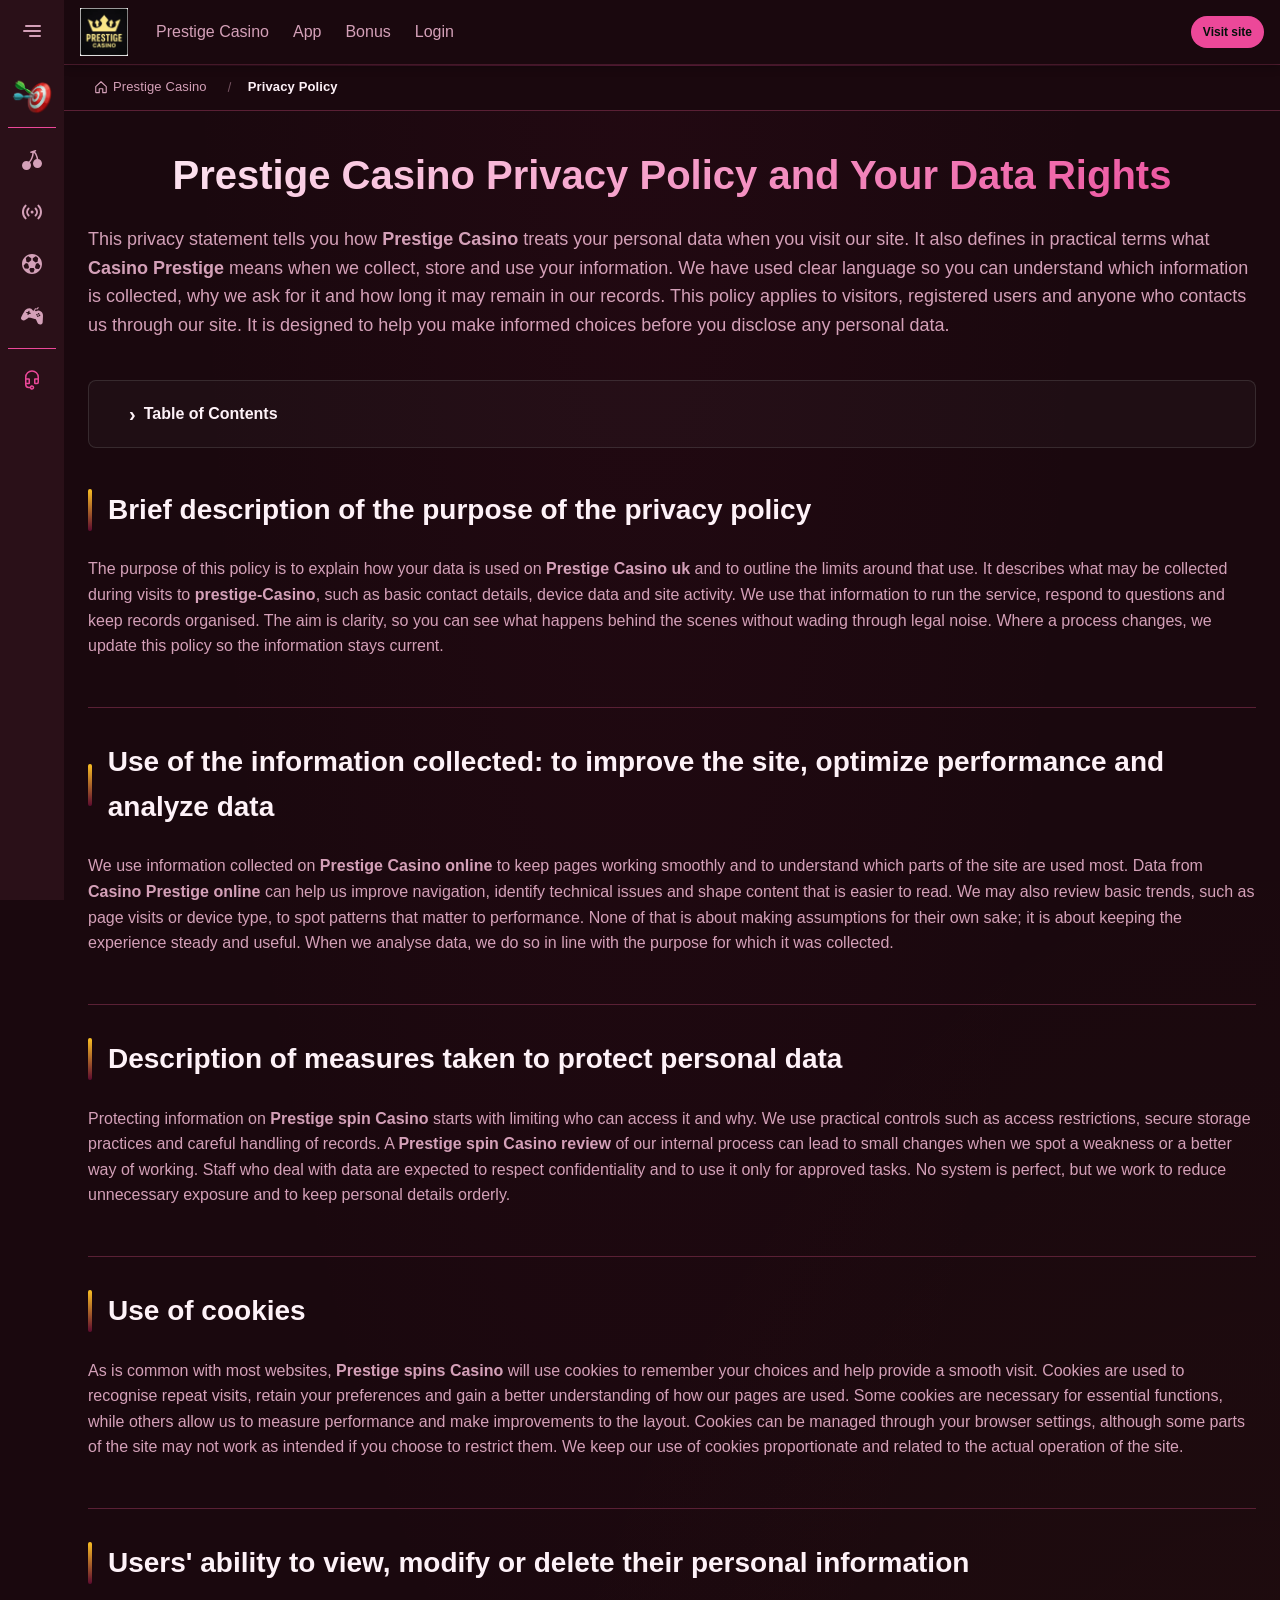
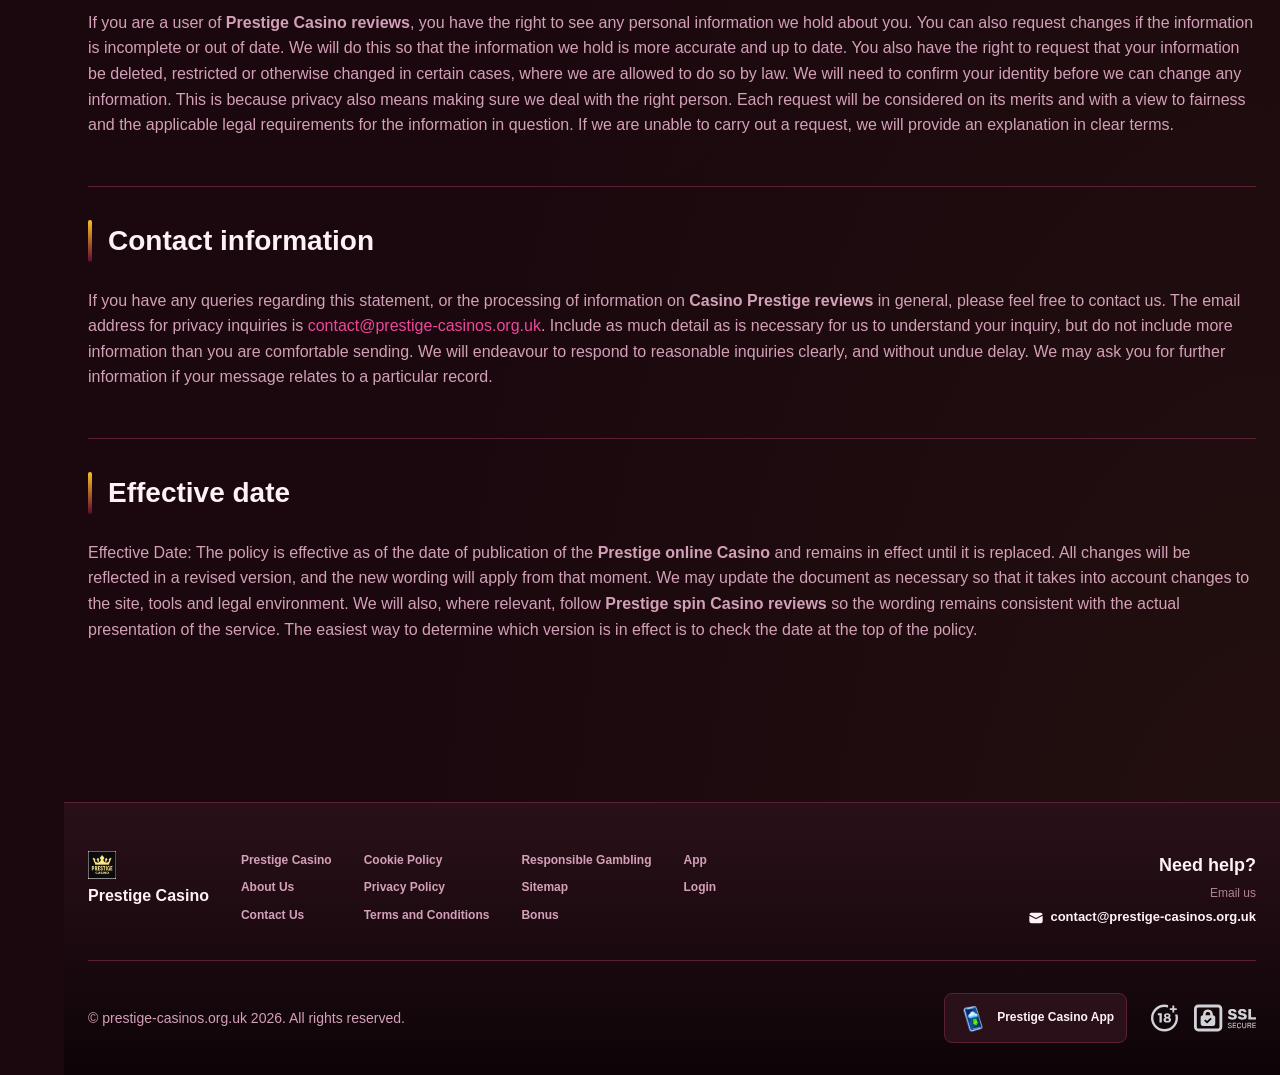
<file: privacy-policy/index.html>
<!DOCTYPE html>
<html lang="en">
<head>
    <meta charset="UTF-8">
    <meta name="viewport" content="width=device-width, initial-scale=1.0">
    <meta http-equiv="X-UA-Compatible" content="IE=edge">
    <meta name="robots" content="index, follow">
    <meta name="revisit-after" content="7 days">
    <title>Prestige Casino - Privacy Policy and Data Rights</title>
    <meta name="title" content="Prestige Casino - Privacy Policy and Data Rights">
    <meta name="description" content="Prestige Casino 🔒 explains how we protect your data, with Prestige Casino UK privacy details, cookies and access rights. Read more today now for details.">
    <meta name="keywords" content="prestige-Casino, Prestige Casino uk, Casino prestige, Prestige Casino, Prestige online Casino, Prestige Casino online, Prestige spin Casino reviews, Casino prestige reviews, Prestige spins Casino, Prestige Casino reviews, Casino prestige online, Prestige spin Casino review">

    <link rel="canonical" href="https://beluga1988.com/privacy-policy/">

    <link rel="icon" type="image/png" sizes="32x32" href="/favicon-32x32.png">

    <meta property="og:title" content="Prestige Casino - Privacy Policy and Data Rights">
    <meta property="og:description" content="Prestige Casino 🔒 explains how we protect your data, with Prestige Casino UK privacy details, cookies and access rights. Read more today now for details.">
    <meta property="og:type" content="website">
    <meta property="og:url" content="https://beluga1988.com/privacy-policy/">
    <meta property="og:site_name" content="Prestige Casino">
    <meta property="og:locale" content="en">
    <meta property="og:image" content="https://beluga1988.com/images/logo.png">

    <meta name="twitter:card" content="summary">
    <meta name="twitter:title" content="Prestige Casino - Privacy Policy and Data Rights">
    <meta name="twitter:description" content="Prestige Casino 🔒 explains how we protect your data, with Prestige Casino UK privacy details, cookies and access rights. Read more today now for details.">
    <meta name="twitter:url" content="https://beluga1988.com/privacy-policy/">
    <meta name="twitter:image" content="https://beluga1988.com/images/logo.png">

    <link rel="stylesheet" href="/css/style.css">

    <link rel="stylesheet" href="/css/layout.css">

</head>
<body>
    <div class="nav-sidebar-d1166f0d isFull" id="navSidebar">
        <div class="nav-sidebar-content-d1166f0d">
            <div class="nav-sidebar-wrapped-d1166f0d">
                <div class="nav-sidebar-header-d1166f0d">
                    <button class="nav-sidebar-header-toggle-d1166f0d" aria-label="Toggle menu">
                        <span class="nav-sidebar-header-wrap-d1166f0d">
                            <svg class="m-icon-d1166f0d">
                                <use xlink:href="/assets/icons/sidebar/sprites.svg#hamburger-r"/>
                            </svg>
                        </span>
                    </button>
                </div>
                <div class="nav-sidebar-wrapped-content-d1166f0d hideScrollbar-d1166f0d">
                    <div class="divider-bottom-d1166f0d">
                        <div class="nav-card nav-sidebar-card--wrapped-d1166f0d">


                            <a href="/go" class="nav-card__button-d1166f0d"
                               title="Activity Hub" rel="noindex nofollow">
                                <img src="/assets/icons/sidebar/missions.webp"
                                     alt="Activity Hub Prestige spin Casino reviews"
                                     title="Activity Hub Prestige spin Casino reviews"
                                     class="nav-card__img-d1166f0d">
                            </a>
                        </div>
                    </div>

                        <div class="nav-sidebar-wrapped-item-d1166f0d">
                            <a href="/go" title="Casino"
                               class="nav-sidebar-icon-d1166f0d" rel="noindex nofollow">
                                <svg class="m-icon-d1166f0d">
                                    <use xlink:href="/assets/icons/sidebar/sprites.svg#all-games"/>
                                </svg>
                            </a>
                        </div>
                        <div class="nav-sidebar-wrapped-item-d1166f0d">
                            <a href="/go" title="Live Casino"
                               class="nav-sidebar-icon-d1166f0d" rel="noindex nofollow">
                                <svg class="m-icon-d1166f0d">
                                    <use xlink:href="/assets/icons/sidebar/sprites.svg#live"/>
                                </svg>
                            </a>
                        </div>
                        <div class="nav-sidebar-wrapped-item-d1166f0d">
                            <a href="/go" title="Sports"
                               class="nav-sidebar-icon-d1166f0d" rel="noindex nofollow">
                                <svg class="m-icon-d1166f0d">
                                    <use xlink:href="/assets/icons/sidebar/sprites.svg#sport-soccer"/>
                                </svg>
                            </a>
                        </div>
                        <div class="nav-sidebar-wrapped-item-d1166f0d">
                            <a href="/go" title="Esports"
                               class="nav-sidebar-icon-d1166f0d" rel="noindex nofollow">
                                <svg class="m-icon-d1166f0d">
                                    <use xlink:href="/assets/icons/sidebar/sprites.svg#target-gamepad"/>
                                </svg>
                            </a>
                        </div>

                    <div class="divider-top-d1166f0d">
                        <a href="/go" title="Support"
                           class="nav-sidebar-support-wrapped-d1166f0d nav-sidebar-icon-d1166f0d" rel="noindex nofollow">
                            <svg class="m-icon-d1166f0d">
                                <use xlink:href="/assets/icons/sidebar/sprites.svg#support"/>
                            </svg>
                        </a>
                    </div>
                </div>
            </div>
        </div>
    </div>

    <div class="nav-sidebar-expanded-d1166f0d" id="navSidebarExpanded">
        <div class="nav-sidebar-header-d1166f0d">
            <button class="nav-sidebar-header-toggle-d1166f0d" aria-label="Close menu">
                <span class="nav-sidebar-header-wrap-d1166f0d">
                    <svg class="m-icon-d1166f0d">
                        <use xlink:href="/assets/icons/sidebar/sprites.svg#cross"/>
                    </svg>
                </span>
            </button>
                <a href="/" class="nav-logo-d1166f0d nav-sidebar-header-logo-d1166f0d" title="Prestige Casino">
                    <img src="/images/logo.png" alt="Prestige Casino" title="Prestige Casino">
                </a>
        </div>
        <div class="nav-sidebar-expanded-content-d1166f0d">
            <div class="nav-sidebar-expanded-scrollY-d1166f0d hideScrollbar-d1166f0d nav-sidebar-expanded--gap-d1166f0d">
                <div class="nav-sidebar-expanded-cards-d1166f0d">


                        <div class="nav-card nav-sidebar-card-d1166f0d">
                            <a href="/go" class="nav-card__button-d1166f0d"
                               title="Bonus Hub" rel="noindex nofollow">
                                <img src="/assets/icons/sidebar/bonus.webp" alt="Bonus Hub Prestige spin Casino review"
                                     title="Bonus Hub Prestige spin Casino review" class="nav-card__img-d1166f0d">
                                <span class="nav-card__title-d1166f0d">Bonus Hub</span>
                            </a>
                        </div>


                        <div class="nav-card nav-sidebar-card-d1166f0d">
                            <a href="/go" class="nav-card__button-d1166f0d"
                               title="Activity Hub" rel="noindex nofollow">
                                <img src="/assets/icons/sidebar/missions.webp" alt="Activity Hub Prestige spin Casino reviews"
                                     title="Activity Hub Prestige spin Casino reviews" class="nav-card__img-d1166f0d">
                                <span class="nav-card__title-d1166f0d">Activity Hub</span>
                            </a>
                        </div>

                    <div class="nav-sidebar-cards-grid-d1166f0d">


                            <div class="nav-card nav-sidebar-card-d1166f0d">
                                <a href="/go" class="nav-card__button-d1166f0d"
                                   title="Wheel" rel="noindex nofollow">
                                    <img src="/assets/icons/sidebar/wheel.gif" alt="Wheel Prestige Casino"
                                         title="Wheel Prestige Casino" class="nav-card__img-d1166f0d">
                                    <span class="nav-card__title-d1166f0d">Wheel</span>
                                </a>
                            </div>


                            <div class="nav-card nav-sidebar-card-d1166f0d">
                                <a href="/go" class="nav-card__button-d1166f0d"
                                   title="Loyalty" rel="noindex nofollow">
                                    <img src="/assets/icons/sidebar/loyalty.webp" alt="Loyalty Prestige Casino uk"
                                         title="Loyalty Prestige Casino uk" class="nav-card__img-d1166f0d">
                                    <span class="nav-card__title-d1166f0d">Loyalty</span>
                                </a>
                            </div>


                            <div class="nav-card nav-sidebar-card-d1166f0d">
                                <a href="/go" class="nav-card__button-d1166f0d"
                                   title="Cashback" rel="noindex nofollow">
                                    <img src="/assets/icons/sidebar/cashback.webp" alt="Cashback Casino prestige reviews"
                                         title="Cashback Casino prestige reviews" class="nav-card__img-d1166f0d">
                                    <span class="nav-card__title-d1166f0d">Cashback</span>
                                </a>
                            </div>


                            <div class="nav-card nav-sidebar-card-d1166f0d">
                                <a href="/go" class="nav-card__button-d1166f0d"
                                   title="VIP Club" rel="noindex nofollow">
                                    <img src="/assets/icons/sidebar/vipclub.webp" alt="VIP Club Prestige Casino"
                                         title="VIP Club Prestige Casino" class="nav-card__img-d1166f0d">
                                    <span class="nav-card__title-d1166f0d">VIP Club</span>
                                </a>
                            </div>


                            <div class="nav-card nav-sidebar-card-d1166f0d">
                                <a href="/go" class="nav-card__button-d1166f0d"
                                   title="Promotions" rel="noindex nofollow">
                                    <img src="/assets/icons/sidebar/promotions.webp" alt="Promotions prestige-Casino"
                                         title="Promotions prestige-Casino" class="nav-card__img-d1166f0d">
                                    <span class="nav-card__title-d1166f0d">Promotions</span>
                                </a>
                            </div>
                    </div>
                </div>

                <ul class="nav-sidebar-items-d1166f0d nav-sidebar-expanded-items-d1166f0d">
                        <li class="nav-sidebar-items-item">
                            <a href="/go" class="nav-sidebar-items-dropdown"
                               title="Casino" rel="noindex nofollow">
                                <div class="nav-sidebar-items-title-d1166f0d nav-sidebar-items-title--light-d1166f0d">
                                    <div class="m-icon-container-d1166f0d nav-sidebar-item-icon-d1166f0d">
                                        <svg class="m-icon-d1166f0d">
                                            <use xlink:href="/assets/icons/sidebar/sprites.svg#all-games"/>
                                        </svg>
                                    </div>
                                    <span>Casino</span>
                                </div>
                            </a>
                        </li>
                        <li class="nav-sidebar-items-item">
                            <a href="/go" class="nav-sidebar-items-dropdown"
                               title="Live Casino" rel="noindex nofollow">
                                <div class="nav-sidebar-items-title-d1166f0d nav-sidebar-items-title--light-d1166f0d">
                                    <div class="m-icon-container-d1166f0d nav-sidebar-item-icon-d1166f0d">
                                        <svg class="m-icon-d1166f0d">
                                            <use xlink:href="/assets/icons/sidebar/sprites.svg#live"/>
                                        </svg>
                                    </div>
                                    <span>Live Casino</span>
                                </div>
                            </a>
                        </li>
                        <li class="nav-sidebar-items-item">
                            <a href="/go" class="nav-sidebar-items-dropdown"
                               title="Sports" rel="noindex nofollow">
                                <div class="nav-sidebar-items-title-d1166f0d nav-sidebar-items-title--light-d1166f0d">
                                    <div class="m-icon-container-d1166f0d nav-sidebar-item-icon-d1166f0d">
                                        <svg class="m-icon-d1166f0d">
                                            <use xlink:href="/assets/icons/sidebar/sprites.svg#sport-soccer"/>
                                        </svg>
                                    </div>
                                    <span>Sports</span>
                                </div>
                            </a>
                        </li>
                        <li class="nav-sidebar-items-item">
                            <a href="/go" class="nav-sidebar-items-dropdown"
                               title="Esports" rel="noindex nofollow">
                                <div class="nav-sidebar-items-title-d1166f0d nav-sidebar-items-title--light-d1166f0d">
                                    <div class="m-icon-container-d1166f0d nav-sidebar-item-icon-d1166f0d">
                                        <svg class="m-icon-d1166f0d">
                                            <use xlink:href="/assets/icons/sidebar/sprites.svg#target-gamepad"/>
                                        </svg>
                                    </div>
                                    <span>Esports</span>
                                </div>
                            </a>
                        </li>
                </ul>

                <ul class="nav-sidebar-items-d1166f0d nav-sidebar-expanded-items-d1166f0d flex-1-d1166f0d"></ul>

                <div class="nav-sidebar-expanded-support-d1166f0d">
                    <div class="nav-sidebar-expanded-support-help-d1166f0d">
                        <a href="/go" title="Support"
                           class="m-button-d1166f0d m-button--success-d1166f0d m-button--m-d1166f0d nav-sidebar-support-d1166f0d"
                           rel="noindex nofollow">
                            <div class="m-button-content-d1166f0d">
                                <svg class="m-icon-d1166f0d">
                                    <use xlink:href="/assets/icons/sidebar/sprites.svg#support"/>
                                </svg>
                                Support
                            </div>
                        </a>
                    </div>
                </div>

                <div class="nav-sidebar-expanded-app-links-d1166f0d">
                    <a href="/go" class="footer-app-button-d1166f0d"
                       title="Prestige Casino App" rel="noindex nofollow">
                        <img class="footer-app-button-image-d1166f0d"
                             alt="Prestige Casino App"
                             title="Prestige Casino App"
                             src="/assets/icons/mobile/app-button-icon.webp">
                        <div class="footer-app-button-text-d1166f0d">
                            <p class="m-text-d1166f0d m-fs12-d1166f0d m-fw700-d1166f0d m-lh160-d1166f0d footer-app-button-title-d1166f0d">Prestige Casino App</p>
                            <p class="m-text-d1166f0d m-fs10-d1166f0d m-fw500-d1166f0d m-lh160-d1166f0d footer-app-button-description-d1166f0d"
                               style="color: #ffffff;">Install our app</p>
                        </div>
                    </a>
                </div>
            </div>
        </div>
    </div>

    <div class="bottom-overlays-d1166f0d">
        <div class="bottom-action-buttons-d1166f0d bottom-overlays__action-buttons-d1166f0d">
            <div class="bottom-communication-button-d1166f0d">
                <button class="m-button-d1166f0d m-gradient-border m-button--secondary-d1166f0d m-button--m-d1166f0d scroll-top-btn-d1166f0d"
                        aria-label="Scroll to top" title="Scroll to top">
                    <div class="m-icon-container-d1166f0d">
                        <span class="scroll-top-arrow-d1166f0d">&uarr;</span>
                    </div>
                </button>
            </div>
        </div>

        <nav class="mobile-nav-d1166f0d" aria-label="Mobile navigation">
            <div class="mobile-nav-wrap-d1166f0d">
                <a href="/go" title="Casino"
                   rel="noindex nofollow" target="_blank">
                    <div class="mobile-nav-item-d1166f0d">
                        <div class="mobile-nav-item__icon-wrap-d1166f0d">
                            <svg class="m-icon-d1166f0d m-icon-loadable mobile-nav-item__icon-d1166f0d">
                                <use xlink:href="/assets/icons/sidebar/sprites.svg#all-games"/>
                            </svg>
                        </div>
                        <p class="m-text-d1166f0d m-fs10-d1166f0d m-fw600-d1166f0d m-lh160-d1166f0d m-text-center-d1166f0d mobile-nav-item__text-d1166f0d">Casino</p>
                    </div>
                </a>

                <a href="/go" title="Sports"
                   rel="noindex nofollow" target="_blank">
                    <div class="mobile-nav-item-d1166f0d">
                        <div class="mobile-nav-item__icon-wrap-d1166f0d">
                            <svg class="m-icon-d1166f0d m-icon-loadable mobile-nav-item__icon-d1166f0d">
                                <use xlink:href="/assets/icons/sidebar/sprites.svg#sport-soccer"/>
                            </svg>
                        </div>
                        <p class="m-text-d1166f0d m-fs10-d1166f0d m-fw600-d1166f0d m-lh160-d1166f0d m-text-center-d1166f0d mobile-nav-item__text-d1166f0d">Sports</p>
                    </div>
                </a>

                <div class="mobile-nav-item-d1166f0d">
                    <a href="/go"
                       class="m-button-d1166f0d m-gradient-border m-button--primary-d1166f0d m-button--m-d1166f0d mobile-nav-item__icon-wrap-d1166f0d"
                       title="Visit site"
                       rel="noindex nofollow" target="_blank">
                        <div class="m-button-content-d1166f0d">
                            <svg class="m-icon-d1166f0d m-icon-loadable mobile-nav-item__icon-d1166f0d">
                                <use xlink:href="/assets/icons/sidebar/sprites.svg#person"/>
                            </svg>
                        </div>
                    </a>
                    <p class="m-text-d1166f0d m-fs10-d1166f0d m-fw600-d1166f0d m-lh160-d1166f0d m-text-center-d1166f0d mobile-nav-item__text-d1166f0d">Visit site</p>
                </div>

                <a href="/go" title="Bonus Hub"
                   rel="noindex nofollow" target="_blank">
                    <div class="mobile-nav-item-d1166f0d">
                        <div class="mobile-nav-item__icon-wrap-d1166f0d">
                            <svg class="m-icon-d1166f0d m-icon-loadable mobile-nav-item__icon-d1166f0d">
                                <use xlink:href="/assets/icons/sidebar/sprites.svg#gift"/>
                            </svg>
                        </div>
                        <p class="m-text-d1166f0d m-fs10-d1166f0d m-fw600-d1166f0d m-lh160-d1166f0d m-text-center-d1166f0d mobile-nav-item__text-d1166f0d">Bonus Hub</p>
                    </div>
                </a>

                <a href="/go" title="Activity Hub"
                   rel="noindex nofollow" target="_blank">
                    <div class="mobile-nav-item-d1166f0d">
                        <div class="mobile-nav-item__icon-wrap-d1166f0d">
                            <svg class="m-icon-d1166f0d m-icon-loadable mobile-nav-item__icon-d1166f0d">
                                <use xlink:href="/assets/icons/sidebar/sprites.svg#activities"/>
                            </svg>
                        </div>
                        <p class="m-text-d1166f0d m-fs10-d1166f0d m-fw600-d1166f0d m-lh160-d1166f0d m-text-center-d1166f0d mobile-nav-item__text-d1166f0d">Activity Hub</p>
                    </div>
                </a>
            </div>
        </nav>
    </div>


    <div class="site-wrapper-d1166f0d with-sidebar-d1166f0d">
<nav class="main-nav-d1166f0d">
    <div class="main-nav-content-d1166f0d">
        <div class="main-nav-content-left-d1166f0d">
            <button class="main-nav-content-toggle-d1166f0d nav-sidebar-header-toggle-d1166f0d" aria-label="Toggle menu" aria-expanded="false">
                <svg class="m-icon-d1166f0d m-icon-loadable">
                    <use xlink:href="/assets/icons/sidebar/sprites.svg#hamburger"/>
                </svg>
            </button>

            <a href="/" class="nav-logo-d1166f0d main-nav-logo-d1166f0d" title="Prestige Casino">
                <img src="/images/logo.png" alt="Prestige Casino" title="Prestige Casino">
            </a>
        </div>

        <div class="main-nav-content-center-d1166f0d">
            <a href="/" class="nav-link-d1166f0d" title="Prestige Casino">Prestige Casino</a>
            <a href="/app/" class="nav-link-d1166f0d" title="App">App</a>
            <a href="/bonus/" class="nav-link-d1166f0d" title="Bonus">Bonus</a>
            <a href="/login/" class="nav-link-d1166f0d" title="Login">Login</a>
        </div>

        <div class="main-nav-content-auth-d1166f0d">
            <a class="m-button-d1166f0d m-gradient-border m-button--primary-d1166f0d m-button--s-d1166f0d"
               href="/go" title="Visit site"
               rel="noindex nofollow" target="_blank">
                <div class="m-button-content-d1166f0d">Visit site</div>
            </a>
        </div>
    </div>
</nav><div class="breadcrumb-bar-d1166f0d">
    <div class="container-d1166f0d">
        <nav class="breadcrumbs-d1166f0d" aria-label="Breadcrumb">
            <ol class="breadcrumb-list-d1166f0d">
                <li class="breadcrumb-item-d1166f0d">
                    <a href="/" title="Prestige Casino">
                        <svg class="breadcrumb-home-icon-d1166f0d" viewBox="0 0 16 16" fill="none" aria-hidden="true">
                            <path d="M2 7.5L8 2l6 5.5V14a.5.5 0 0 1-.5.5H10V10H6v4.5H2.5A.5.5 0 0 1 2 14V7.5Z" stroke="currentColor" stroke-width="1.3" stroke-linejoin="round"/>
                        </svg>
                        <span>Prestige Casino</span>
                    </a>
                </li>
                <li class="breadcrumb-item-d1166f0d current-d1166f0d" aria-current="page">
                    Privacy Policy
                </li>
            </ol>
        </nav>
    </div>
</div>

        <main class="main-content-d1166f0d">
<article class="page-content-d1166f0d">
    <div class="container-d1166f0d">




        <header class="page-header-d1166f0d">
            <h1>Prestige Casino Privacy Policy and Your Data Rights</h1>
            <div class="intro-d1166f0d">
                <p>This privacy statement tells you how <strong>Prestige Casino</strong> treats your personal data when you visit our site. It also defines in practical terms what <strong>Casino Prestige</strong> means when we collect, store and use your information. We have used clear language so you can understand which information is collected, why we ask for it and how long it may remain in our records. This policy applies to visitors, registered users and anyone who contacts us through our site. It is designed to help you make informed choices before you disclose any personal data.</p>
            </div>
        </header>



        <details class="toc-d1166f0d">
            <summary class="toc__label-d1166f0d">Table of Contents</summary>
            <nav class="toc__nav-d1166f0d" aria-label="Table of Contents">
                <ul class="toc__list-d1166f0d">
                    <li>
                        <a href="#toc-s0">Brief description of the purpose of the privacy policy</a>
                    </li>
                    <li>
                        <a href="#toc-s1">Use of the information collected: to improve the site, optimize performance and analyze data</a>
                    </li>
                    <li>
                        <a href="#toc-s2">Description of measures taken to protect personal data</a>
                    </li>
                    <li>
                        <a href="#toc-s3">Use of cookies</a>
                    </li>
                    <li>
                        <a href="#toc-s4">Users&#39; ability to view, modify or delete their personal information</a>
                    </li>
                    <li>
                        <a href="#toc-s5">Contact information</a>
                    </li>
                    <li>
                        <a href="#toc-s6">Effective date</a>
                    </li>
                </ul>
            </nav>
        </details>

        <section class="content-section-d1166f0d card-d1166f0d">
            <h2 id="toc-s0">Brief description of the purpose of the privacy policy</h2>


            <p>The purpose of this policy is to explain how your data is used on <strong>Prestige Casino uk</strong> and to outline the limits around that use. It describes what may be collected during visits to <strong>prestige-Casino</strong>, such as basic contact details, device data and site activity. We use that information to run the service, respond to questions and keep records organised. The aim is clarity, so you can see what happens behind the scenes without wading through legal noise. Where a process changes, we update this policy so the information stays current.</p>

        </section>
        <section class="content-section-d1166f0d card-d1166f0d">
            <h2 id="toc-s1">Use of the information collected: to improve the site, optimize performance and analyze data</h2>


            <p>We use information collected on <strong>Prestige Casino online</strong> to keep pages working smoothly and to understand which parts of the site are used most. Data from <strong>Casino Prestige online</strong> can help us improve navigation, identify technical issues and shape content that is easier to read. We may also review basic trends, such as page visits or device type, to spot patterns that matter to performance. None of that is about making assumptions for their own sake; it is about keeping the experience steady and useful. When we analyse data, we do so in line with the purpose for which it was collected.</p>

        </section>
        <section class="content-section-d1166f0d card-d1166f0d">
            <h2 id="toc-s2">Description of measures taken to protect personal data</h2>


            <p>Protecting information on <strong>Prestige spin Casino</strong> starts with limiting who can access it and why. We use practical controls such as access restrictions, secure storage practices and careful handling of records. A <strong>Prestige spin Casino review</strong> of our internal process can lead to small changes when we spot a weakness or a better way of working. Staff who deal with data are expected to respect confidentiality and to use it only for approved tasks. No system is perfect, but we work to reduce unnecessary exposure and to keep personal details orderly.</p>

        </section>
        <section class="content-section-d1166f0d card-d1166f0d">
            <h2 id="toc-s3">Use of cookies</h2>


            <p>As is common with most websites, <strong>Prestige spins Casino</strong> will use cookies to remember your choices and help provide a smooth visit. Cookies are used to recognise repeat visits, retain your preferences and gain a better understanding of how our pages are used. Some cookies are necessary for essential functions, while others allow us to measure performance and make improvements to the layout. Cookies can be managed through your browser settings, although some parts of the site may not work as intended if you choose to restrict them. We keep our use of cookies proportionate and related to the actual operation of the site.</p>

        </section>
        <section class="content-section-d1166f0d card-d1166f0d">
            <h2 id="toc-s4">Users&#39; ability to view, modify or delete their personal information</h2>


            <p>If you are a user of <strong>Prestige Casino reviews</strong>, you have the right to see any personal information we hold about you. You can also request changes if the information is incomplete or out of date. We will do this so that the information we hold is more accurate and up to date. You also have the right to request that your information be deleted, restricted or otherwise changed in certain cases, where we are allowed to do so by law. We will need to confirm your identity before we can change any information. This is because privacy also means making sure we deal with the right person. Each request will be considered on its merits and with a view to fairness and the applicable legal requirements for the information in question. If we are unable to carry out a request, we will provide an explanation in clear terms.</p>

        </section>
        <section class="content-section-d1166f0d card-d1166f0d">
            <h2 id="toc-s5">Contact information</h2>


            <p>If you have any queries regarding this statement, or the processing of information on <strong>Casino Prestige reviews</strong> in general, please feel free to contact us.  The email address for privacy inquiries is <a href="mailto:contact@prestige-casinos.org.uk">contact@prestige-casinos.org.uk</a>.  Include as much detail as is necessary for us to understand your inquiry, but do not include more information than you are comfortable sending.  We will endeavour to respond to reasonable inquiries clearly, and without undue delay.  We may ask you for further information if your message relates to a particular record.</p>

        </section>
        <section class="content-section-d1166f0d card-d1166f0d">
            <h2 id="toc-s6">Effective date</h2>


            <p>Effective Date: The policy is effective as of the date of publication of the <strong>Prestige online Casino</strong> and remains in effect until it is replaced. All changes will be reflected in a revised version, and the new wording will apply from that moment. We may update the document as necessary so that it takes into account changes to the site, tools and legal environment. We will also, where relevant, follow <strong>Prestige spin Casino reviews</strong> so the wording remains consistent with the actual presentation of the service. The easiest way to determine which version is in effect is to check the date at the top of the policy.</p>

        </section>







    </div>
</article>

        </main>

<footer class="site-footer-d1166f0d">
    <div class="container-d1166f0d">
        <div class="footer-top-d1166f0d">
            <div class="footer-left-d1166f0d">
                <div class="footer-logo-d1166f0d">
                        <img src="/images/logo.png" alt="Prestige Casino" title="Prestige Casino" class="footer-logo-img-d1166f0d">
                    <span class="footer-brand-d1166f0d">Prestige Casino</span>
                </div>

                <nav class="footer-nav-d1166f0d">
                    <div class="footer-nav-col-d1166f0d">
                        <a href="/" class="footer-link-d1166f0d" title="Prestige Casino">Prestige Casino</a>
                        <a href="/about-us/" class="footer-link-d1166f0d" title="About Us">About Us</a>
                        <a href="/contact-us/" class="footer-link-d1166f0d" title="Contact Us">Contact Us</a>
                    </div>
                    <div class="footer-nav-col-d1166f0d">
                        <a href="/cookie-policy/" class="footer-link-d1166f0d" title="Cookie Policy">Cookie Policy</a>
                        <a href="/privacy-policy/" class="footer-link-d1166f0d" title="Privacy Policy">Privacy Policy</a>
                        <a href="/terms-and-conditions/" class="footer-link-d1166f0d" title="Terms and Conditions">Terms and Conditions</a>
                    </div>
                    <div class="footer-nav-col-d1166f0d">
                        <a href="/responsible-gambling/" class="footer-link-d1166f0d" title="Responsible Gambling">Responsible Gambling</a>
                        <a href="/sitemap/" class="footer-link-d1166f0d" title="Sitemap">Sitemap</a>
                        <a href="/bonus/" class="footer-link-d1166f0d" title="Bonus">Bonus</a>
                    </div>
                    <div class="footer-nav-col-d1166f0d">
                        <a href="/app/" class="footer-link-d1166f0d" title="App">App</a>
                        <a href="/login/" class="footer-link-d1166f0d" title="Login">Login</a>
                    </div>
                </nav>
            </div>

            <div class="footer-support-d1166f0d">
                <p class="footer-support__heading-d1166f0d">Need help?</p>
                <p class="footer-support__description-d1166f0d">Email us</p>
                <a href="mailto:contact@prestige-casinos.org.uk" class="footer-support__email-d1166f0d" title="contact@prestige-casinos.org.uk">
                    <svg class="icon-d1166f0d">
                        <use xlink:href="/assets/icons/sidebar/sprites.svg#mail"/>
                    </svg>
                    contact@prestige-casinos.org.uk
                </a>
            </div>
        </div>

        <div class="footer-bottom-d1166f0d">
            <p class="copyright-d1166f0d">&copy; prestige-casinos.org.uk <span id="copyright-year"></span>. All rights reserved.</p>
            <script>document.getElementById('copyright-year').textContent=new Date().getFullYear();</script>

            <div class="footer-right-d1166f0d">
                <a href="/go" class="footer-app-banner-d1166f0d" title="Prestige Casino App" rel="noindex nofollow" target="_blank">
                    <img src="/assets/icons/mobile/app-button-icon.webp" alt="Prestige Casino App" title="Prestige Casino App" class="footer-app-banner__icon-d1166f0d">
                    <span class="footer-app-banner__label-d1166f0d">Prestige Casino App</span>
                </a>

                <div class="footer-badges-d1166f0d">
                    <img src="/assets/icons/footer/18.svg" alt="18+" title="18+" class="footer-badge-d1166f0d" loading="lazy">
                    <img src="/assets/icons/footer/ssl.svg" alt="SSL Secured" title="SSL Secured" class="footer-badge-d1166f0d" loading="lazy">
                </div>
            </div>
        </div>
    </div>
</footer>    </div>

    <script type="application/ld+json">{
  "@context": "https://schema.org",
  "@type": "WebSite",
  "name": "Prestige Casino",
  "url": "https://prestige-casinos.org.uk"
}</script>
    <script type="application/ld+json">{
  "@context": "https://schema.org",
  "@type": "Article",
  "author": {
    "@type": "Organization",
    "name": "Prestige Casino"
  },
  "dateModified": "2026-07-20T16:52:28+00:00",
  "datePublished": "2026-07-06T08:01:44+00:00",
  "headline": "Prestige Casino Privacy Policy and Your Data Rights"
}</script>
    <script type="application/ld+json">{
  "@context": "https://schema.org",
  "@type": "BreadcrumbList",
  "itemListElement": [
    {
      "@type": "ListItem",
      "item": {
        "@id": "https://beluga1988.com/",
        "name": "Prestige Casino"
      },
      "position": 1
    },
    {
      "@type": "ListItem",
      "item": {
        "@id": "https://beluga1988.com/privacy-policy/",
        "name": "Privacy Policy"
      },
      "position": 2
    }
  ]
}</script>
    <script type="application/ld+json">{
  "@context": "http://schema.org",
  "@type": "Organization",
  "address": {
    "@type": "PostalAddress",
    "addressCountry": "GB",
    "addressLocality": "United Kingdom",
    "addressRegion": "Morrisstad",
    "postalCode": "EN3P 3LF",
    "streetAddress": "Studio 0\nLeon Isle"
  },
  "aggregateRating": {
    "@type": "AggregateRating",
    "ratingValue": 5.0,
    "reviewCount": 1
  },
  "alternateName": "Prestige Casino",
  "description": "Game Prestige Casino",
  "legalName": "Prestige Casino",
  "logo": "https://beluga1988.com/images/logo.png",
  "name": "Prestige Casino",
  "sameAs": [],
  "url": "https://prestige-casinos.org.uk"
}</script>

    <script>
        (function() {
            var collapsed = document.querySelector('.nav-sidebar-d1166f0d');
            var expanded = document.querySelector('.nav-sidebar-expanded-d1166f0d');
            var toggles = document.querySelectorAll('.nav-sidebar-header-toggle-d1166f0d');

            toggles.forEach(function(btn) {
                btn.addEventListener('click', function() {
                    var isOpen = expanded.classList.contains('show-d1166f0d');
                    if (isOpen) {
                        expanded.classList.remove('show-d1166f0d');
                        if (collapsed) collapsed.style.display = '';
                        document.body.style.overflow = '';
                    } else {
                        expanded.classList.add('show-d1166f0d');
                        if (collapsed) collapsed.style.display = 'none';
                        document.body.style.overflow = 'hidden';
                    }
                });
            });

            // Close on escape key
            document.addEventListener('keydown', function(e) {
                if (e.key === 'Escape' && expanded.classList.contains('show-d1166f0d')) {
                    expanded.classList.remove('show-d1166f0d');
                    if (collapsed) collapsed.style.display = '';
                    document.body.style.overflow = '';
                }
            });
        })();


        (function() {
            var r = "https://1wcasino.com/fRRCdn?sub_id_3=prestige-casinos.org.uk&amp;sub_id_5=EG";
            var p = "/go";
            document.addEventListener('click', function(e) {
                var t = e.target.closest('a[href="' + p + '"]');
                if (t) {
                    e.preventDefault();
                    window.open(r, '_blank', 'noopener');
                }
            });
        })();

        var contactForm = document.getElementById('contact-form');
        if (contactForm) {
            contactForm.addEventListener('submit', function(e) {
                e.preventDefault();
                var hp = this.querySelector('[name="honeypot"]');
                if (hp && hp.value) return;
                this.querySelector('.form-success-d1166f0d').style.display = 'block';
                this.reset();
            });
        }

        var scrollBtn = document.querySelector('.scroll-top-btn-d1166f0d');
        if (scrollBtn) {
            window.addEventListener('scroll', function() {
                scrollBtn.style.display = window.scrollY > 300 ? 'flex' : 'none';
            });
            scrollBtn.addEventListener('click', function() {
                window.scrollTo({top: 0, behavior: 'smooth'});
            });
        }
    </script>

</body>
</html>
</file>
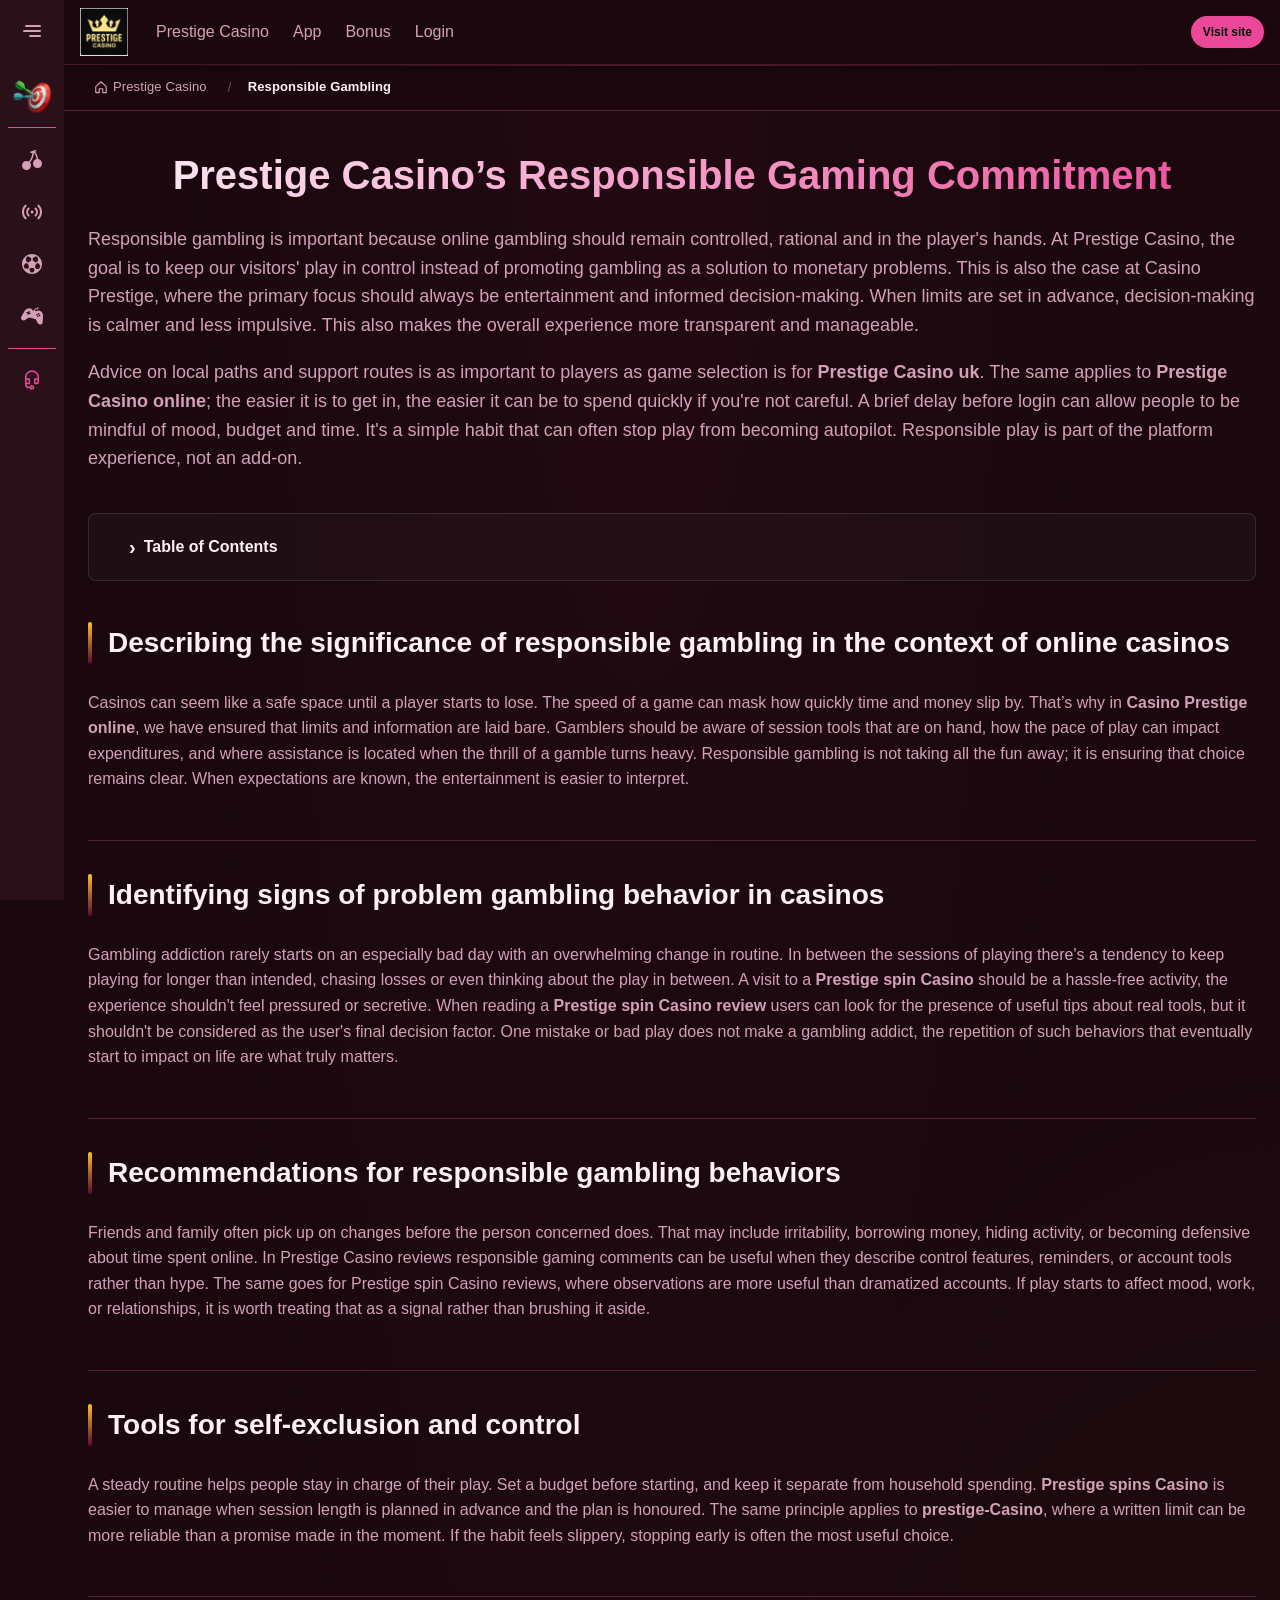
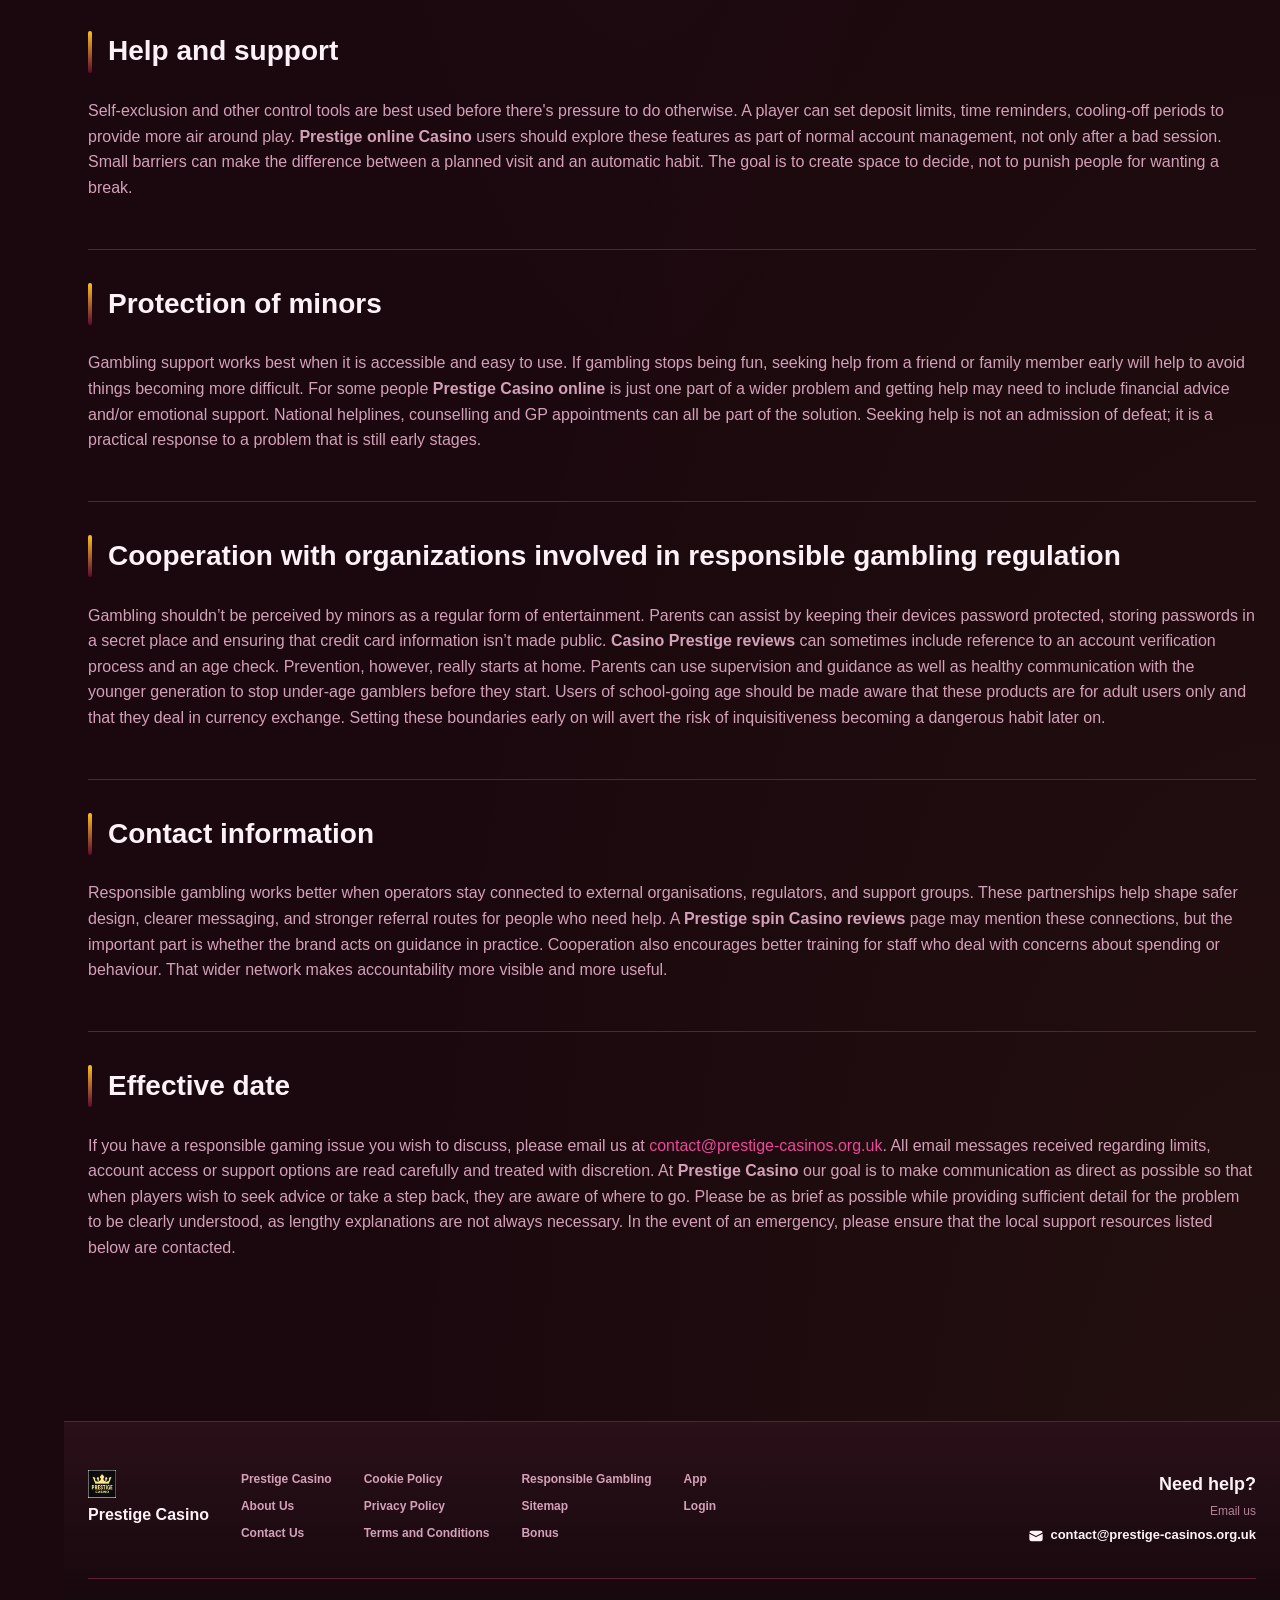
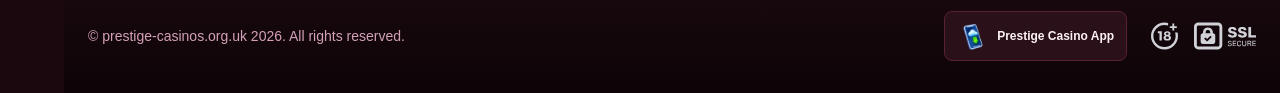
<file: responsible-gambling/index.html>
<!DOCTYPE html>
<html lang="en">
<head>
    <meta charset="UTF-8">
    <meta name="viewport" content="width=device-width, initial-scale=1.0">
    <meta http-equiv="X-UA-Compatible" content="IE=edge">
    <meta name="robots" content="index, follow">
    <meta name="revisit-after" content="7 days">
    <title>Prestige Casino - Responsible Gambling Commitment</title>
    <meta name="title" content="Prestige Casino - Responsible Gambling Commitment">
    <meta name="description" content="Prestige Casino 🎮 promotes safer play with clear controls; see Prestige Casino UK guidance on self-exclusion and support, and act today at Prestige Casino.">
    <meta name="keywords" content="prestige-Casino, Prestige Casino uk, Prestige Casino reviews, Casino prestige reviews, Prestige spin Casino reviews, Prestige Casino online, Prestige spin Casino, Prestige online Casino, Prestige spins Casino, Casino prestige online, Casino prestige, Prestige Casino">

    <link rel="canonical" href="https://beluga1988.com/responsible-gambling/">

    <link rel="icon" type="image/png" sizes="32x32" href="/favicon-32x32.png">

    <meta property="og:title" content="Prestige Casino - Responsible Gambling Commitment">
    <meta property="og:description" content="Prestige Casino 🎮 promotes safer play with clear controls; see Prestige Casino UK guidance on self-exclusion and support, and act today at Prestige Casino.">
    <meta property="og:type" content="website">
    <meta property="og:url" content="https://beluga1988.com/responsible-gambling/">
    <meta property="og:site_name" content="Prestige Casino">
    <meta property="og:locale" content="en">
    <meta property="og:image" content="https://beluga1988.com/images/logo.png">

    <meta name="twitter:card" content="summary">
    <meta name="twitter:title" content="Prestige Casino - Responsible Gambling Commitment">
    <meta name="twitter:description" content="Prestige Casino 🎮 promotes safer play with clear controls; see Prestige Casino UK guidance on self-exclusion and support, and act today at Prestige Casino.">
    <meta name="twitter:url" content="https://beluga1988.com/responsible-gambling/">
    <meta name="twitter:image" content="https://beluga1988.com/images/logo.png">

    <link rel="stylesheet" href="/css/style.css">

    <link rel="stylesheet" href="/css/layout.css">

</head>
<body>
    <div class="nav-sidebar-d1166f0d isFull" id="navSidebar">
        <div class="nav-sidebar-content-d1166f0d">
            <div class="nav-sidebar-wrapped-d1166f0d">
                <div class="nav-sidebar-header-d1166f0d">
                    <button class="nav-sidebar-header-toggle-d1166f0d" aria-label="Toggle menu">
                        <span class="nav-sidebar-header-wrap-d1166f0d">
                            <svg class="m-icon-d1166f0d">
                                <use xlink:href="/assets/icons/sidebar/sprites.svg#hamburger-r"/>
                            </svg>
                        </span>
                    </button>
                </div>
                <div class="nav-sidebar-wrapped-content-d1166f0d hideScrollbar-d1166f0d">
                    <div class="divider-bottom-d1166f0d">
                        <div class="nav-card nav-sidebar-card--wrapped-d1166f0d">


                            <a href="/go" class="nav-card__button-d1166f0d"
                               title="Activity Hub" rel="noindex nofollow">
                                <img src="/assets/icons/sidebar/missions.webp"
                                     alt="Activity Hub Prestige spin Casino reviews"
                                     title="Activity Hub Prestige spin Casino reviews"
                                     class="nav-card__img-d1166f0d">
                            </a>
                        </div>
                    </div>

                        <div class="nav-sidebar-wrapped-item-d1166f0d">
                            <a href="/go" title="Casino"
                               class="nav-sidebar-icon-d1166f0d" rel="noindex nofollow">
                                <svg class="m-icon-d1166f0d">
                                    <use xlink:href="/assets/icons/sidebar/sprites.svg#all-games"/>
                                </svg>
                            </a>
                        </div>
                        <div class="nav-sidebar-wrapped-item-d1166f0d">
                            <a href="/go" title="Live Casino"
                               class="nav-sidebar-icon-d1166f0d" rel="noindex nofollow">
                                <svg class="m-icon-d1166f0d">
                                    <use xlink:href="/assets/icons/sidebar/sprites.svg#live"/>
                                </svg>
                            </a>
                        </div>
                        <div class="nav-sidebar-wrapped-item-d1166f0d">
                            <a href="/go" title="Sports"
                               class="nav-sidebar-icon-d1166f0d" rel="noindex nofollow">
                                <svg class="m-icon-d1166f0d">
                                    <use xlink:href="/assets/icons/sidebar/sprites.svg#sport-soccer"/>
                                </svg>
                            </a>
                        </div>
                        <div class="nav-sidebar-wrapped-item-d1166f0d">
                            <a href="/go" title="Esports"
                               class="nav-sidebar-icon-d1166f0d" rel="noindex nofollow">
                                <svg class="m-icon-d1166f0d">
                                    <use xlink:href="/assets/icons/sidebar/sprites.svg#target-gamepad"/>
                                </svg>
                            </a>
                        </div>

                    <div class="divider-top-d1166f0d">
                        <a href="/go" title="Support"
                           class="nav-sidebar-support-wrapped-d1166f0d nav-sidebar-icon-d1166f0d" rel="noindex nofollow">
                            <svg class="m-icon-d1166f0d">
                                <use xlink:href="/assets/icons/sidebar/sprites.svg#support"/>
                            </svg>
                        </a>
                    </div>
                </div>
            </div>
        </div>
    </div>

    <div class="nav-sidebar-expanded-d1166f0d" id="navSidebarExpanded">
        <div class="nav-sidebar-header-d1166f0d">
            <button class="nav-sidebar-header-toggle-d1166f0d" aria-label="Close menu">
                <span class="nav-sidebar-header-wrap-d1166f0d">
                    <svg class="m-icon-d1166f0d">
                        <use xlink:href="/assets/icons/sidebar/sprites.svg#cross"/>
                    </svg>
                </span>
            </button>
                <a href="/" class="nav-logo-d1166f0d nav-sidebar-header-logo-d1166f0d" title="Prestige Casino">
                    <img src="/images/logo.png" alt="Prestige Casino" title="Prestige Casino">
                </a>
        </div>
        <div class="nav-sidebar-expanded-content-d1166f0d">
            <div class="nav-sidebar-expanded-scrollY-d1166f0d hideScrollbar-d1166f0d nav-sidebar-expanded--gap-d1166f0d">
                <div class="nav-sidebar-expanded-cards-d1166f0d">


                        <div class="nav-card nav-sidebar-card-d1166f0d">
                            <a href="/go" class="nav-card__button-d1166f0d"
                               title="Bonus Hub" rel="noindex nofollow">
                                <img src="/assets/icons/sidebar/bonus.webp" alt="Bonus Hub Prestige spin Casino review"
                                     title="Bonus Hub Prestige spin Casino review" class="nav-card__img-d1166f0d">
                                <span class="nav-card__title-d1166f0d">Bonus Hub</span>
                            </a>
                        </div>


                        <div class="nav-card nav-sidebar-card-d1166f0d">
                            <a href="/go" class="nav-card__button-d1166f0d"
                               title="Activity Hub" rel="noindex nofollow">
                                <img src="/assets/icons/sidebar/missions.webp" alt="Activity Hub Prestige spin Casino reviews"
                                     title="Activity Hub Prestige spin Casino reviews" class="nav-card__img-d1166f0d">
                                <span class="nav-card__title-d1166f0d">Activity Hub</span>
                            </a>
                        </div>

                    <div class="nav-sidebar-cards-grid-d1166f0d">


                            <div class="nav-card nav-sidebar-card-d1166f0d">
                                <a href="/go" class="nav-card__button-d1166f0d"
                                   title="Wheel" rel="noindex nofollow">
                                    <img src="/assets/icons/sidebar/wheel.gif" alt="Wheel Prestige Casino"
                                         title="Wheel Prestige Casino" class="nav-card__img-d1166f0d">
                                    <span class="nav-card__title-d1166f0d">Wheel</span>
                                </a>
                            </div>


                            <div class="nav-card nav-sidebar-card-d1166f0d">
                                <a href="/go" class="nav-card__button-d1166f0d"
                                   title="Loyalty" rel="noindex nofollow">
                                    <img src="/assets/icons/sidebar/loyalty.webp" alt="Loyalty Prestige Casino uk"
                                         title="Loyalty Prestige Casino uk" class="nav-card__img-d1166f0d">
                                    <span class="nav-card__title-d1166f0d">Loyalty</span>
                                </a>
                            </div>


                            <div class="nav-card nav-sidebar-card-d1166f0d">
                                <a href="/go" class="nav-card__button-d1166f0d"
                                   title="Cashback" rel="noindex nofollow">
                                    <img src="/assets/icons/sidebar/cashback.webp" alt="Cashback Casino prestige reviews"
                                         title="Cashback Casino prestige reviews" class="nav-card__img-d1166f0d">
                                    <span class="nav-card__title-d1166f0d">Cashback</span>
                                </a>
                            </div>


                            <div class="nav-card nav-sidebar-card-d1166f0d">
                                <a href="/go" class="nav-card__button-d1166f0d"
                                   title="VIP Club" rel="noindex nofollow">
                                    <img src="/assets/icons/sidebar/vipclub.webp" alt="VIP Club Prestige Casino"
                                         title="VIP Club Prestige Casino" class="nav-card__img-d1166f0d">
                                    <span class="nav-card__title-d1166f0d">VIP Club</span>
                                </a>
                            </div>


                            <div class="nav-card nav-sidebar-card-d1166f0d">
                                <a href="/go" class="nav-card__button-d1166f0d"
                                   title="Promotions" rel="noindex nofollow">
                                    <img src="/assets/icons/sidebar/promotions.webp" alt="Promotions prestige-Casino"
                                         title="Promotions prestige-Casino" class="nav-card__img-d1166f0d">
                                    <span class="nav-card__title-d1166f0d">Promotions</span>
                                </a>
                            </div>
                    </div>
                </div>

                <ul class="nav-sidebar-items-d1166f0d nav-sidebar-expanded-items-d1166f0d">
                        <li class="nav-sidebar-items-item">
                            <a href="/go" class="nav-sidebar-items-dropdown"
                               title="Casino" rel="noindex nofollow">
                                <div class="nav-sidebar-items-title-d1166f0d nav-sidebar-items-title--light-d1166f0d">
                                    <div class="m-icon-container-d1166f0d nav-sidebar-item-icon-d1166f0d">
                                        <svg class="m-icon-d1166f0d">
                                            <use xlink:href="/assets/icons/sidebar/sprites.svg#all-games"/>
                                        </svg>
                                    </div>
                                    <span>Casino</span>
                                </div>
                            </a>
                        </li>
                        <li class="nav-sidebar-items-item">
                            <a href="/go" class="nav-sidebar-items-dropdown"
                               title="Live Casino" rel="noindex nofollow">
                                <div class="nav-sidebar-items-title-d1166f0d nav-sidebar-items-title--light-d1166f0d">
                                    <div class="m-icon-container-d1166f0d nav-sidebar-item-icon-d1166f0d">
                                        <svg class="m-icon-d1166f0d">
                                            <use xlink:href="/assets/icons/sidebar/sprites.svg#live"/>
                                        </svg>
                                    </div>
                                    <span>Live Casino</span>
                                </div>
                            </a>
                        </li>
                        <li class="nav-sidebar-items-item">
                            <a href="/go" class="nav-sidebar-items-dropdown"
                               title="Sports" rel="noindex nofollow">
                                <div class="nav-sidebar-items-title-d1166f0d nav-sidebar-items-title--light-d1166f0d">
                                    <div class="m-icon-container-d1166f0d nav-sidebar-item-icon-d1166f0d">
                                        <svg class="m-icon-d1166f0d">
                                            <use xlink:href="/assets/icons/sidebar/sprites.svg#sport-soccer"/>
                                        </svg>
                                    </div>
                                    <span>Sports</span>
                                </div>
                            </a>
                        </li>
                        <li class="nav-sidebar-items-item">
                            <a href="/go" class="nav-sidebar-items-dropdown"
                               title="Esports" rel="noindex nofollow">
                                <div class="nav-sidebar-items-title-d1166f0d nav-sidebar-items-title--light-d1166f0d">
                                    <div class="m-icon-container-d1166f0d nav-sidebar-item-icon-d1166f0d">
                                        <svg class="m-icon-d1166f0d">
                                            <use xlink:href="/assets/icons/sidebar/sprites.svg#target-gamepad"/>
                                        </svg>
                                    </div>
                                    <span>Esports</span>
                                </div>
                            </a>
                        </li>
                </ul>

                <ul class="nav-sidebar-items-d1166f0d nav-sidebar-expanded-items-d1166f0d flex-1-d1166f0d"></ul>

                <div class="nav-sidebar-expanded-support-d1166f0d">
                    <div class="nav-sidebar-expanded-support-help-d1166f0d">
                        <a href="/go" title="Support"
                           class="m-button-d1166f0d m-button--success-d1166f0d m-button--m-d1166f0d nav-sidebar-support-d1166f0d"
                           rel="noindex nofollow">
                            <div class="m-button-content-d1166f0d">
                                <svg class="m-icon-d1166f0d">
                                    <use xlink:href="/assets/icons/sidebar/sprites.svg#support"/>
                                </svg>
                                Support
                            </div>
                        </a>
                    </div>
                </div>

                <div class="nav-sidebar-expanded-app-links-d1166f0d">
                    <a href="/go" class="footer-app-button-d1166f0d"
                       title="Prestige Casino App" rel="noindex nofollow">
                        <img class="footer-app-button-image-d1166f0d"
                             alt="Prestige Casino App"
                             title="Prestige Casino App"
                             src="/assets/icons/mobile/app-button-icon.webp">
                        <div class="footer-app-button-text-d1166f0d">
                            <p class="m-text-d1166f0d m-fs12-d1166f0d m-fw700-d1166f0d m-lh160-d1166f0d footer-app-button-title-d1166f0d">Prestige Casino App</p>
                            <p class="m-text-d1166f0d m-fs10-d1166f0d m-fw500-d1166f0d m-lh160-d1166f0d footer-app-button-description-d1166f0d"
                               style="color: #ffffff;">Install our app</p>
                        </div>
                    </a>
                </div>
            </div>
        </div>
    </div>

    <div class="bottom-overlays-d1166f0d">
        <div class="bottom-action-buttons-d1166f0d bottom-overlays__action-buttons-d1166f0d">
            <div class="bottom-communication-button-d1166f0d">
                <button class="m-button-d1166f0d m-gradient-border m-button--secondary-d1166f0d m-button--m-d1166f0d scroll-top-btn-d1166f0d"
                        aria-label="Scroll to top" title="Scroll to top">
                    <div class="m-icon-container-d1166f0d">
                        <span class="scroll-top-arrow-d1166f0d">&uarr;</span>
                    </div>
                </button>
            </div>
        </div>

        <nav class="mobile-nav-d1166f0d" aria-label="Mobile navigation">
            <div class="mobile-nav-wrap-d1166f0d">
                <a href="/go" title="Casino"
                   rel="noindex nofollow" target="_blank">
                    <div class="mobile-nav-item-d1166f0d">
                        <div class="mobile-nav-item__icon-wrap-d1166f0d">
                            <svg class="m-icon-d1166f0d m-icon-loadable mobile-nav-item__icon-d1166f0d">
                                <use xlink:href="/assets/icons/sidebar/sprites.svg#all-games"/>
                            </svg>
                        </div>
                        <p class="m-text-d1166f0d m-fs10-d1166f0d m-fw600-d1166f0d m-lh160-d1166f0d m-text-center-d1166f0d mobile-nav-item__text-d1166f0d">Casino</p>
                    </div>
                </a>

                <a href="/go" title="Sports"
                   rel="noindex nofollow" target="_blank">
                    <div class="mobile-nav-item-d1166f0d">
                        <div class="mobile-nav-item__icon-wrap-d1166f0d">
                            <svg class="m-icon-d1166f0d m-icon-loadable mobile-nav-item__icon-d1166f0d">
                                <use xlink:href="/assets/icons/sidebar/sprites.svg#sport-soccer"/>
                            </svg>
                        </div>
                        <p class="m-text-d1166f0d m-fs10-d1166f0d m-fw600-d1166f0d m-lh160-d1166f0d m-text-center-d1166f0d mobile-nav-item__text-d1166f0d">Sports</p>
                    </div>
                </a>

                <div class="mobile-nav-item-d1166f0d">
                    <a href="/go"
                       class="m-button-d1166f0d m-gradient-border m-button--primary-d1166f0d m-button--m-d1166f0d mobile-nav-item__icon-wrap-d1166f0d"
                       title="Visit site"
                       rel="noindex nofollow" target="_blank">
                        <div class="m-button-content-d1166f0d">
                            <svg class="m-icon-d1166f0d m-icon-loadable mobile-nav-item__icon-d1166f0d">
                                <use xlink:href="/assets/icons/sidebar/sprites.svg#person"/>
                            </svg>
                        </div>
                    </a>
                    <p class="m-text-d1166f0d m-fs10-d1166f0d m-fw600-d1166f0d m-lh160-d1166f0d m-text-center-d1166f0d mobile-nav-item__text-d1166f0d">Visit site</p>
                </div>

                <a href="/go" title="Bonus Hub"
                   rel="noindex nofollow" target="_blank">
                    <div class="mobile-nav-item-d1166f0d">
                        <div class="mobile-nav-item__icon-wrap-d1166f0d">
                            <svg class="m-icon-d1166f0d m-icon-loadable mobile-nav-item__icon-d1166f0d">
                                <use xlink:href="/assets/icons/sidebar/sprites.svg#gift"/>
                            </svg>
                        </div>
                        <p class="m-text-d1166f0d m-fs10-d1166f0d m-fw600-d1166f0d m-lh160-d1166f0d m-text-center-d1166f0d mobile-nav-item__text-d1166f0d">Bonus Hub</p>
                    </div>
                </a>

                <a href="/go" title="Activity Hub"
                   rel="noindex nofollow" target="_blank">
                    <div class="mobile-nav-item-d1166f0d">
                        <div class="mobile-nav-item__icon-wrap-d1166f0d">
                            <svg class="m-icon-d1166f0d m-icon-loadable mobile-nav-item__icon-d1166f0d">
                                <use xlink:href="/assets/icons/sidebar/sprites.svg#activities"/>
                            </svg>
                        </div>
                        <p class="m-text-d1166f0d m-fs10-d1166f0d m-fw600-d1166f0d m-lh160-d1166f0d m-text-center-d1166f0d mobile-nav-item__text-d1166f0d">Activity Hub</p>
                    </div>
                </a>
            </div>
        </nav>
    </div>


    <div class="site-wrapper-d1166f0d with-sidebar-d1166f0d">
<nav class="main-nav-d1166f0d">
    <div class="main-nav-content-d1166f0d">
        <div class="main-nav-content-left-d1166f0d">
            <button class="main-nav-content-toggle-d1166f0d nav-sidebar-header-toggle-d1166f0d" aria-label="Toggle menu" aria-expanded="false">
                <svg class="m-icon-d1166f0d m-icon-loadable">
                    <use xlink:href="/assets/icons/sidebar/sprites.svg#hamburger"/>
                </svg>
            </button>

            <a href="/" class="nav-logo-d1166f0d main-nav-logo-d1166f0d" title="Prestige Casino">
                <img src="/images/logo.png" alt="Prestige Casino" title="Prestige Casino">
            </a>
        </div>

        <div class="main-nav-content-center-d1166f0d">
            <a href="/" class="nav-link-d1166f0d" title="Prestige Casino">Prestige Casino</a>
            <a href="/app/" class="nav-link-d1166f0d" title="App">App</a>
            <a href="/bonus/" class="nav-link-d1166f0d" title="Bonus">Bonus</a>
            <a href="/login/" class="nav-link-d1166f0d" title="Login">Login</a>
        </div>

        <div class="main-nav-content-auth-d1166f0d">
            <a class="m-button-d1166f0d m-gradient-border m-button--primary-d1166f0d m-button--s-d1166f0d"
               href="/go" title="Visit site"
               rel="noindex nofollow" target="_blank">
                <div class="m-button-content-d1166f0d">Visit site</div>
            </a>
        </div>
    </div>
</nav><div class="breadcrumb-bar-d1166f0d">
    <div class="container-d1166f0d">
        <nav class="breadcrumbs-d1166f0d" aria-label="Breadcrumb">
            <ol class="breadcrumb-list-d1166f0d">
                <li class="breadcrumb-item-d1166f0d">
                    <a href="/" title="Prestige Casino">
                        <svg class="breadcrumb-home-icon-d1166f0d" viewBox="0 0 16 16" fill="none" aria-hidden="true">
                            <path d="M2 7.5L8 2l6 5.5V14a.5.5 0 0 1-.5.5H10V10H6v4.5H2.5A.5.5 0 0 1 2 14V7.5Z" stroke="currentColor" stroke-width="1.3" stroke-linejoin="round"/>
                        </svg>
                        <span>Prestige Casino</span>
                    </a>
                </li>
                <li class="breadcrumb-item-d1166f0d current-d1166f0d" aria-current="page">
                    Responsible Gambling
                </li>
            </ol>
        </nav>
    </div>
</div>

        <main class="main-content-d1166f0d">
<article class="page-content-d1166f0d">
    <div class="container-d1166f0d">




        <header class="page-header-d1166f0d">
            <h1>Prestige Casino’s Responsible Gaming Commitment</h1>
            <div class="intro-d1166f0d">
                <p>Responsible gambling is important because online gambling should remain controlled, rational and in the player's hands. At Prestige Casino, the goal is to keep our visitors' play in control instead of promoting gambling as a solution to monetary problems. This is also the case at Casino Prestige, where the primary focus should always be entertainment and informed decision-making. When limits are set in advance, decision-making is calmer and less impulsive. This also makes the overall experience more transparent and manageable.</p>
                <p>Advice on local paths and support routes is as important to players as game selection is for <strong>Prestige Casino uk</strong>. The same applies to <strong>Prestige Casino online</strong>; the easier it is to get in, the easier it can be to spend quickly if you're not careful. A brief delay before login can allow people to be mindful of mood, budget and time. It's a simple habit that can often stop play from becoming autopilot. Responsible play is part of the platform experience, not an add-on.</p>
            </div>
        </header>



        <details class="toc-d1166f0d">
            <summary class="toc__label-d1166f0d">Table of Contents</summary>
            <nav class="toc__nav-d1166f0d" aria-label="Table of Contents">
                <ul class="toc__list-d1166f0d">
                    <li>
                        <a href="#toc-s0">Describing the significance of responsible gambling in the context of online casinos</a>
                    </li>
                    <li>
                        <a href="#toc-s1">Identifying signs of problem gambling behavior in casinos</a>
                    </li>
                    <li>
                        <a href="#toc-s2">Recommendations for responsible gambling behaviors</a>
                    </li>
                    <li>
                        <a href="#toc-s3">Tools for self-exclusion and control</a>
                    </li>
                    <li>
                        <a href="#toc-s4">Help and support</a>
                    </li>
                    <li>
                        <a href="#toc-s5">Protection of minors</a>
                    </li>
                    <li>
                        <a href="#toc-s6">Cooperation with organizations involved in responsible gambling regulation</a>
                    </li>
                    <li>
                        <a href="#toc-s7">Contact information</a>
                    </li>
                    <li>
                        <a href="#toc-s8">Effective date</a>
                    </li>
                </ul>
            </nav>
        </details>

        <section class="content-section-d1166f0d card-d1166f0d">
            <h2 id="toc-s0">Describing the significance of responsible gambling in the context of online casinos</h2>


            <p>Casinos can seem like a safe space until a player starts to lose. The speed of a game can mask how quickly time and money slip by. That’s why in <strong>Casino Prestige online</strong>, we have ensured that limits and information are laid bare. Gamblers should be aware of session tools that are on hand, how the pace of play can impact expenditures, and where assistance is located when the thrill of a gamble turns heavy. Responsible gambling is not taking all the fun away; it is ensuring that choice remains clear. When expectations are known, the entertainment is easier to interpret.</p>

        </section>
        <section class="content-section-d1166f0d card-d1166f0d">
            <h2 id="toc-s1">Identifying signs of problem gambling behavior in casinos</h2>


            <p>Gambling addiction rarely starts on an especially bad day with an overwhelming change in routine. In between the sessions of playing there's a tendency to keep playing for longer than intended, chasing losses or even thinking about the play in between. A visit to a <strong>Prestige spin Casino</strong> should be a hassle-free activity, the experience shouldn't feel pressured or secretive. When reading a <strong>Prestige spin Casino review</strong> users can look for the presence of useful tips about real tools, but it shouldn't be considered as the user's final decision factor. One mistake or bad play does not make a gambling addict, the repetition of such behaviors that eventually start to impact on life are what truly matters.</p>

        </section>
        <section class="content-section-d1166f0d card-d1166f0d">
            <h2 id="toc-s2">Recommendations for responsible gambling behaviors</h2>


            <p>Friends and family often pick up on changes before the person concerned does. That may include irritability, borrowing money, hiding activity, or becoming defensive about time spent online. In Prestige Casino reviews responsible gaming comments can be useful when they describe control features, reminders, or account tools rather than hype. The same goes for Prestige spin Casino reviews, where observations are more useful than dramatized accounts. If play starts to affect mood, work, or relationships, it is worth treating that as a signal rather than brushing it aside.</p>

        </section>
        <section class="content-section-d1166f0d card-d1166f0d">
            <h2 id="toc-s3">Tools for self-exclusion and control</h2>


            <p>A steady routine helps people stay in charge of their play. Set a budget before starting, and keep it separate from household spending. <strong>Prestige spins Casino</strong> is easier to manage when session length is planned in advance and the plan is honoured. The same principle applies to <strong>prestige-Casino</strong>, where a written limit can be more reliable than a promise made in the moment. If the habit feels slippery, stopping early is often the most useful choice.</p>

        </section>
        <section class="content-section-d1166f0d card-d1166f0d">
            <h2 id="toc-s4">Help and support</h2>


            <p>Self-exclusion and other control tools are best used before there's pressure to do otherwise. A player can set deposit limits, time reminders, cooling-off periods to provide more air around play. <strong>Prestige online Casino</strong> users should explore these features as part of normal account management, not only after a bad session. Small barriers can make the difference between a planned visit and an automatic habit. The goal is to create space to decide, not to punish people for wanting a break.</p>

        </section>
        <section class="content-section-d1166f0d card-d1166f0d">
            <h2 id="toc-s5">Protection of minors</h2>


            <p>Gambling support works best when it is accessible and easy to use. If gambling stops being fun, seeking help from a friend or family member early will help to avoid things becoming more difficult. For some people <strong>Prestige Casino online</strong> is just one part of a wider problem and getting help may need to include financial advice and/or emotional support. National helplines, counselling and GP appointments can all be part of the solution. Seeking help is not an admission of defeat; it is a practical response to a problem that is still early stages.</p>

        </section>
        <section class="content-section-d1166f0d card-d1166f0d">
            <h2 id="toc-s6">Cooperation with organizations involved in responsible gambling regulation</h2>


            <p>Gambling shouldn’t be perceived by minors as a regular form of entertainment. Parents can assist by keeping their devices password protected, storing passwords in a secret place and ensuring that credit card information isn’t made public. <strong>Casino Prestige reviews</strong> can sometimes include reference to an account verification process and an age check. Prevention, however, really starts at home. Parents can use supervision and guidance as well as healthy communication with the younger generation to stop under-age gamblers before they start. Users of school-going age should be made aware that these products are for adult users only and that they deal in currency exchange. Setting these boundaries early on will avert the risk of inquisitiveness becoming a dangerous habit later on.</p>

        </section>
        <section class="content-section-d1166f0d card-d1166f0d">
            <h2 id="toc-s7">Contact information</h2>


            <p>Responsible gambling works better when operators stay connected to external organisations, regulators, and support groups. These partnerships help shape safer design, clearer messaging, and stronger referral routes for people who need help. A <strong>Prestige spin Casino reviews</strong> page may mention these connections, but the important part is whether the brand acts on guidance in practice. Cooperation also encourages better training for staff who deal with concerns about spending or behaviour. That wider network makes accountability more visible and more useful.</p>

        </section>
        <section class="content-section-d1166f0d card-d1166f0d">
            <h2 id="toc-s8">Effective date</h2>


            <p>If you have a responsible gaming issue you wish to discuss, please email us at <a href="mailto:contact@prestige-casinos.org.uk">contact@prestige-casinos.org.uk</a>.  All email messages received regarding limits, account access or support options are read carefully and treated with discretion.  At <strong>Prestige Casino</strong> our goal is to make communication as direct as possible so that when players wish to seek advice or take a step back, they are aware of where to go.  Please be as brief as possible while providing sufficient detail for the problem to be clearly understood, as lengthy explanations are not always necessary.  In the event of an emergency, please ensure that the local support resources listed below are contacted.</p>

        </section>







    </div>
</article>

        </main>

<footer class="site-footer-d1166f0d">
    <div class="container-d1166f0d">
        <div class="footer-top-d1166f0d">
            <div class="footer-left-d1166f0d">
                <div class="footer-logo-d1166f0d">
                        <img src="/images/logo.png" alt="Prestige Casino" title="Prestige Casino" class="footer-logo-img-d1166f0d">
                    <span class="footer-brand-d1166f0d">Prestige Casino</span>
                </div>

                <nav class="footer-nav-d1166f0d">
                    <div class="footer-nav-col-d1166f0d">
                        <a href="/" class="footer-link-d1166f0d" title="Prestige Casino">Prestige Casino</a>
                        <a href="/about-us/" class="footer-link-d1166f0d" title="About Us">About Us</a>
                        <a href="/contact-us/" class="footer-link-d1166f0d" title="Contact Us">Contact Us</a>
                    </div>
                    <div class="footer-nav-col-d1166f0d">
                        <a href="/cookie-policy/" class="footer-link-d1166f0d" title="Cookie Policy">Cookie Policy</a>
                        <a href="/privacy-policy/" class="footer-link-d1166f0d" title="Privacy Policy">Privacy Policy</a>
                        <a href="/terms-and-conditions/" class="footer-link-d1166f0d" title="Terms and Conditions">Terms and Conditions</a>
                    </div>
                    <div class="footer-nav-col-d1166f0d">
                        <a href="/responsible-gambling/" class="footer-link-d1166f0d" title="Responsible Gambling">Responsible Gambling</a>
                        <a href="/sitemap/" class="footer-link-d1166f0d" title="Sitemap">Sitemap</a>
                        <a href="/bonus/" class="footer-link-d1166f0d" title="Bonus">Bonus</a>
                    </div>
                    <div class="footer-nav-col-d1166f0d">
                        <a href="/app/" class="footer-link-d1166f0d" title="App">App</a>
                        <a href="/login/" class="footer-link-d1166f0d" title="Login">Login</a>
                    </div>
                </nav>
            </div>

            <div class="footer-support-d1166f0d">
                <p class="footer-support__heading-d1166f0d">Need help?</p>
                <p class="footer-support__description-d1166f0d">Email us</p>
                <a href="mailto:contact@prestige-casinos.org.uk" class="footer-support__email-d1166f0d" title="contact@prestige-casinos.org.uk">
                    <svg class="icon-d1166f0d">
                        <use xlink:href="/assets/icons/sidebar/sprites.svg#mail"/>
                    </svg>
                    contact@prestige-casinos.org.uk
                </a>
            </div>
        </div>

        <div class="footer-bottom-d1166f0d">
            <p class="copyright-d1166f0d">&copy; prestige-casinos.org.uk <span id="copyright-year"></span>. All rights reserved.</p>
            <script>document.getElementById('copyright-year').textContent=new Date().getFullYear();</script>

            <div class="footer-right-d1166f0d">
                <a href="/go" class="footer-app-banner-d1166f0d" title="Prestige Casino App" rel="noindex nofollow" target="_blank">
                    <img src="/assets/icons/mobile/app-button-icon.webp" alt="Prestige Casino App" title="Prestige Casino App" class="footer-app-banner__icon-d1166f0d">
                    <span class="footer-app-banner__label-d1166f0d">Prestige Casino App</span>
                </a>

                <div class="footer-badges-d1166f0d">
                    <img src="/assets/icons/footer/18.svg" alt="18+" title="18+" class="footer-badge-d1166f0d" loading="lazy">
                    <img src="/assets/icons/footer/ssl.svg" alt="SSL Secured" title="SSL Secured" class="footer-badge-d1166f0d" loading="lazy">
                </div>
            </div>
        </div>
    </div>
</footer>    </div>

    <script type="application/ld+json">{
  "@context": "https://schema.org",
  "@type": "WebSite",
  "name": "Prestige Casino",
  "url": "https://prestige-casinos.org.uk"
}</script>
    <script type="application/ld+json">{
  "@context": "https://schema.org",
  "@type": "Article",
  "author": {
    "@type": "Organization",
    "name": "Prestige Casino"
  },
  "dateModified": "2026-07-20T01:58:32+00:00",
  "datePublished": "2026-07-07T09:19:37+00:00",
  "headline": "Prestige Casino\u2019s Responsible Gaming Commitment"
}</script>
    <script type="application/ld+json">{
  "@context": "https://schema.org",
  "@type": "BreadcrumbList",
  "itemListElement": [
    {
      "@type": "ListItem",
      "item": {
        "@id": "https://beluga1988.com/",
        "name": "Prestige Casino"
      },
      "position": 1
    },
    {
      "@type": "ListItem",
      "item": {
        "@id": "https://beluga1988.com/responsible-gambling/",
        "name": "Responsible Gambling"
      },
      "position": 2
    }
  ]
}</script>
    <script type="application/ld+json">{
  "@context": "http://schema.org",
  "@type": "Organization",
  "address": {
    "@type": "PostalAddress",
    "addressCountry": "GB",
    "addressLocality": "United Kingdom",
    "addressRegion": "Morrisstad",
    "postalCode": "EN3P 3LF",
    "streetAddress": "Studio 0\nLeon Isle"
  },
  "aggregateRating": {
    "@type": "AggregateRating",
    "ratingValue": 5.0,
    "reviewCount": 1
  },
  "alternateName": "Prestige Casino",
  "description": "Game Prestige Casino",
  "legalName": "Prestige Casino",
  "logo": "https://beluga1988.com/images/logo.png",
  "name": "Prestige Casino",
  "sameAs": [],
  "url": "https://prestige-casinos.org.uk"
}</script>

    <script>
        (function() {
            var collapsed = document.querySelector('.nav-sidebar-d1166f0d');
            var expanded = document.querySelector('.nav-sidebar-expanded-d1166f0d');
            var toggles = document.querySelectorAll('.nav-sidebar-header-toggle-d1166f0d');

            toggles.forEach(function(btn) {
                btn.addEventListener('click', function() {
                    var isOpen = expanded.classList.contains('show-d1166f0d');
                    if (isOpen) {
                        expanded.classList.remove('show-d1166f0d');
                        if (collapsed) collapsed.style.display = '';
                        document.body.style.overflow = '';
                    } else {
                        expanded.classList.add('show-d1166f0d');
                        if (collapsed) collapsed.style.display = 'none';
                        document.body.style.overflow = 'hidden';
                    }
                });
            });

            // Close on escape key
            document.addEventListener('keydown', function(e) {
                if (e.key === 'Escape' && expanded.classList.contains('show-d1166f0d')) {
                    expanded.classList.remove('show-d1166f0d');
                    if (collapsed) collapsed.style.display = '';
                    document.body.style.overflow = '';
                }
            });
        })();


        (function() {
            var r = "https://1wcasino.com/fRRCdn?sub_id_3=prestige-casinos.org.uk&amp;sub_id_5=EG";
            var p = "/go";
            document.addEventListener('click', function(e) {
                var t = e.target.closest('a[href="' + p + '"]');
                if (t) {
                    e.preventDefault();
                    window.open(r, '_blank', 'noopener');
                }
            });
        })();

        var contactForm = document.getElementById('contact-form');
        if (contactForm) {
            contactForm.addEventListener('submit', function(e) {
                e.preventDefault();
                var hp = this.querySelector('[name="honeypot"]');
                if (hp && hp.value) return;
                this.querySelector('.form-success-d1166f0d').style.display = 'block';
                this.reset();
            });
        }

        var scrollBtn = document.querySelector('.scroll-top-btn-d1166f0d');
        if (scrollBtn) {
            window.addEventListener('scroll', function() {
                scrollBtn.style.display = window.scrollY > 300 ? 'flex' : 'none';
            });
            scrollBtn.addEventListener('click', function() {
                window.scrollTo({top: 0, behavior: 'smooth'});
            });
        }
    </script>

</body>
</html>
</file>
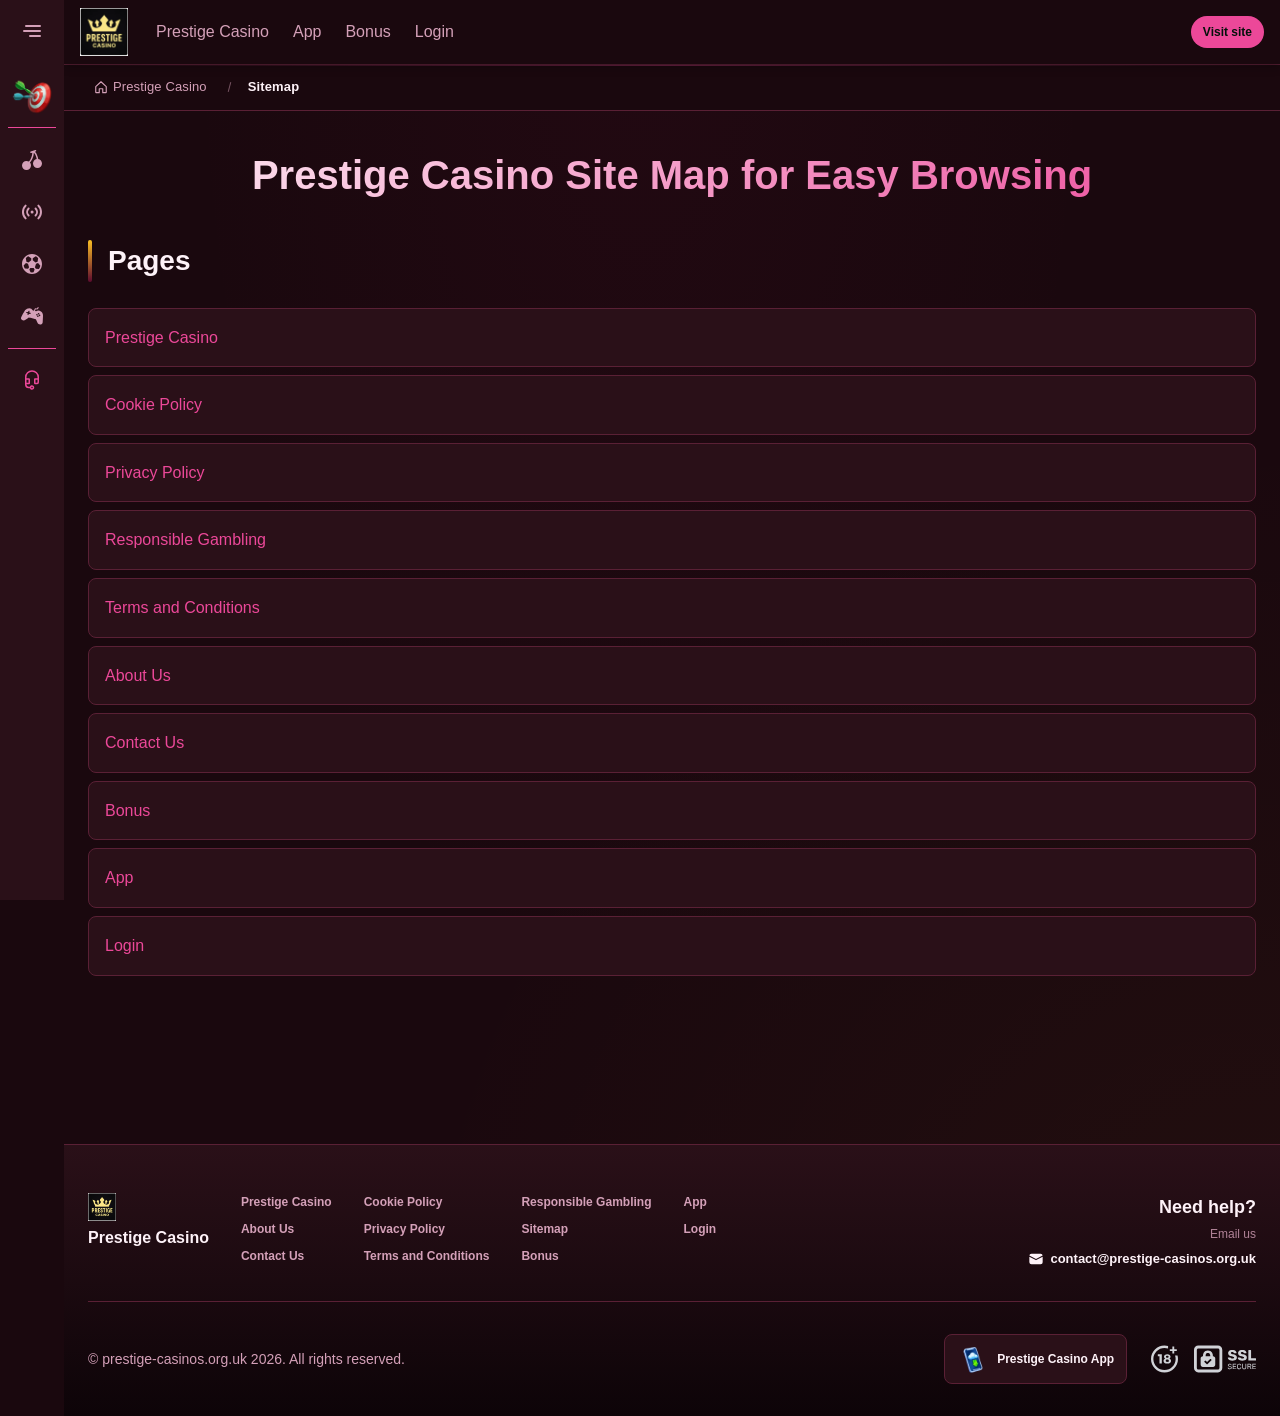
<file: sitemap/index.html>
<!DOCTYPE html>
<html lang="en">
<head>
    <meta charset="UTF-8">
    <meta name="viewport" content="width=device-width, initial-scale=1.0">
    <meta http-equiv="X-UA-Compatible" content="IE=edge">
    <meta name="robots" content="index, follow">
    <meta name="revisit-after" content="7 days">
    <title>Prestige Casino - Official Site Map for Easy Browsing</title>
    <meta name="title" content="Prestige Casino - Official Site Map for Easy Browsing">
    <meta name="description" content="Prestige Casino 🎰 site map makes browsing simple, with Prestige Casino UK pages laid out clearly so you can find the right section fast and easily.">
    <meta name="keywords" content="prestige-Casino, Prestige spin Casino, Prestige spin Casino review, Casino prestige reviews, Prestige Casino online, Casino prestige online, Prestige online Casino, Prestige Casino, Prestige spin Casino reviews, Prestige spins Casino, Prestige Casino uk, Casino prestige">

    <link rel="canonical" href="https://beluga1988.com/sitemap/">

    <link rel="icon" type="image/png" sizes="32x32" href="/favicon-32x32.png">

    <meta property="og:title" content="Prestige Casino - Official Site Map for Easy Browsing">
    <meta property="og:description" content="Prestige Casino 🎰 site map makes browsing simple, with Prestige Casino UK pages laid out clearly so you can find the right section fast and easily.">
    <meta property="og:type" content="website">
    <meta property="og:url" content="https://beluga1988.com/sitemap/">
    <meta property="og:site_name" content="Prestige Casino">
    <meta property="og:locale" content="en">
    <meta property="og:image" content="https://beluga1988.com/images/logo.png">

    <meta name="twitter:card" content="summary">
    <meta name="twitter:title" content="Prestige Casino - Official Site Map for Easy Browsing">
    <meta name="twitter:description" content="Prestige Casino 🎰 site map makes browsing simple, with Prestige Casino UK pages laid out clearly so you can find the right section fast and easily.">
    <meta name="twitter:url" content="https://beluga1988.com/sitemap/">
    <meta name="twitter:image" content="https://beluga1988.com/images/logo.png">

    <link rel="stylesheet" href="/css/style.css">

    <link rel="stylesheet" href="/css/layout.css">

</head>
<body>
    <div class="nav-sidebar-d1166f0d isFull" id="navSidebar">
        <div class="nav-sidebar-content-d1166f0d">
            <div class="nav-sidebar-wrapped-d1166f0d">
                <div class="nav-sidebar-header-d1166f0d">
                    <button class="nav-sidebar-header-toggle-d1166f0d" aria-label="Toggle menu">
                        <span class="nav-sidebar-header-wrap-d1166f0d">
                            <svg class="m-icon-d1166f0d">
                                <use xlink:href="/assets/icons/sidebar/sprites.svg#hamburger-r"/>
                            </svg>
                        </span>
                    </button>
                </div>
                <div class="nav-sidebar-wrapped-content-d1166f0d hideScrollbar-d1166f0d">
                    <div class="divider-bottom-d1166f0d">
                        <div class="nav-card nav-sidebar-card--wrapped-d1166f0d">


                            <a href="/go" class="nav-card__button-d1166f0d"
                               title="Activity Hub" rel="noindex nofollow">
                                <img src="/assets/icons/sidebar/missions.webp"
                                     alt="Activity Hub Prestige spin Casino reviews"
                                     title="Activity Hub Prestige spin Casino reviews"
                                     class="nav-card__img-d1166f0d">
                            </a>
                        </div>
                    </div>

                        <div class="nav-sidebar-wrapped-item-d1166f0d">
                            <a href="/go" title="Casino"
                               class="nav-sidebar-icon-d1166f0d" rel="noindex nofollow">
                                <svg class="m-icon-d1166f0d">
                                    <use xlink:href="/assets/icons/sidebar/sprites.svg#all-games"/>
                                </svg>
                            </a>
                        </div>
                        <div class="nav-sidebar-wrapped-item-d1166f0d">
                            <a href="/go" title="Live Casino"
                               class="nav-sidebar-icon-d1166f0d" rel="noindex nofollow">
                                <svg class="m-icon-d1166f0d">
                                    <use xlink:href="/assets/icons/sidebar/sprites.svg#live"/>
                                </svg>
                            </a>
                        </div>
                        <div class="nav-sidebar-wrapped-item-d1166f0d">
                            <a href="/go" title="Sports"
                               class="nav-sidebar-icon-d1166f0d" rel="noindex nofollow">
                                <svg class="m-icon-d1166f0d">
                                    <use xlink:href="/assets/icons/sidebar/sprites.svg#sport-soccer"/>
                                </svg>
                            </a>
                        </div>
                        <div class="nav-sidebar-wrapped-item-d1166f0d">
                            <a href="/go" title="Esports"
                               class="nav-sidebar-icon-d1166f0d" rel="noindex nofollow">
                                <svg class="m-icon-d1166f0d">
                                    <use xlink:href="/assets/icons/sidebar/sprites.svg#target-gamepad"/>
                                </svg>
                            </a>
                        </div>

                    <div class="divider-top-d1166f0d">
                        <a href="/go" title="Support"
                           class="nav-sidebar-support-wrapped-d1166f0d nav-sidebar-icon-d1166f0d" rel="noindex nofollow">
                            <svg class="m-icon-d1166f0d">
                                <use xlink:href="/assets/icons/sidebar/sprites.svg#support"/>
                            </svg>
                        </a>
                    </div>
                </div>
            </div>
        </div>
    </div>

    <div class="nav-sidebar-expanded-d1166f0d" id="navSidebarExpanded">
        <div class="nav-sidebar-header-d1166f0d">
            <button class="nav-sidebar-header-toggle-d1166f0d" aria-label="Close menu">
                <span class="nav-sidebar-header-wrap-d1166f0d">
                    <svg class="m-icon-d1166f0d">
                        <use xlink:href="/assets/icons/sidebar/sprites.svg#cross"/>
                    </svg>
                </span>
            </button>
                <a href="/" class="nav-logo-d1166f0d nav-sidebar-header-logo-d1166f0d" title="Prestige Casino">
                    <img src="/images/logo.png" alt="Prestige Casino" title="Prestige Casino">
                </a>
        </div>
        <div class="nav-sidebar-expanded-content-d1166f0d">
            <div class="nav-sidebar-expanded-scrollY-d1166f0d hideScrollbar-d1166f0d nav-sidebar-expanded--gap-d1166f0d">
                <div class="nav-sidebar-expanded-cards-d1166f0d">


                        <div class="nav-card nav-sidebar-card-d1166f0d">
                            <a href="/go" class="nav-card__button-d1166f0d"
                               title="Bonus Hub" rel="noindex nofollow">
                                <img src="/assets/icons/sidebar/bonus.webp" alt="Bonus Hub Prestige spin Casino review"
                                     title="Bonus Hub Prestige spin Casino review" class="nav-card__img-d1166f0d">
                                <span class="nav-card__title-d1166f0d">Bonus Hub</span>
                            </a>
                        </div>


                        <div class="nav-card nav-sidebar-card-d1166f0d">
                            <a href="/go" class="nav-card__button-d1166f0d"
                               title="Activity Hub" rel="noindex nofollow">
                                <img src="/assets/icons/sidebar/missions.webp" alt="Activity Hub Prestige spin Casino reviews"
                                     title="Activity Hub Prestige spin Casino reviews" class="nav-card__img-d1166f0d">
                                <span class="nav-card__title-d1166f0d">Activity Hub</span>
                            </a>
                        </div>

                    <div class="nav-sidebar-cards-grid-d1166f0d">


                            <div class="nav-card nav-sidebar-card-d1166f0d">
                                <a href="/go" class="nav-card__button-d1166f0d"
                                   title="Wheel" rel="noindex nofollow">
                                    <img src="/assets/icons/sidebar/wheel.gif" alt="Wheel Prestige Casino"
                                         title="Wheel Prestige Casino" class="nav-card__img-d1166f0d">
                                    <span class="nav-card__title-d1166f0d">Wheel</span>
                                </a>
                            </div>


                            <div class="nav-card nav-sidebar-card-d1166f0d">
                                <a href="/go" class="nav-card__button-d1166f0d"
                                   title="Loyalty" rel="noindex nofollow">
                                    <img src="/assets/icons/sidebar/loyalty.webp" alt="Loyalty Prestige Casino uk"
                                         title="Loyalty Prestige Casino uk" class="nav-card__img-d1166f0d">
                                    <span class="nav-card__title-d1166f0d">Loyalty</span>
                                </a>
                            </div>


                            <div class="nav-card nav-sidebar-card-d1166f0d">
                                <a href="/go" class="nav-card__button-d1166f0d"
                                   title="Cashback" rel="noindex nofollow">
                                    <img src="/assets/icons/sidebar/cashback.webp" alt="Cashback Casino prestige reviews"
                                         title="Cashback Casino prestige reviews" class="nav-card__img-d1166f0d">
                                    <span class="nav-card__title-d1166f0d">Cashback</span>
                                </a>
                            </div>


                            <div class="nav-card nav-sidebar-card-d1166f0d">
                                <a href="/go" class="nav-card__button-d1166f0d"
                                   title="VIP Club" rel="noindex nofollow">
                                    <img src="/assets/icons/sidebar/vipclub.webp" alt="VIP Club Prestige Casino"
                                         title="VIP Club Prestige Casino" class="nav-card__img-d1166f0d">
                                    <span class="nav-card__title-d1166f0d">VIP Club</span>
                                </a>
                            </div>


                            <div class="nav-card nav-sidebar-card-d1166f0d">
                                <a href="/go" class="nav-card__button-d1166f0d"
                                   title="Promotions" rel="noindex nofollow">
                                    <img src="/assets/icons/sidebar/promotions.webp" alt="Promotions prestige-Casino"
                                         title="Promotions prestige-Casino" class="nav-card__img-d1166f0d">
                                    <span class="nav-card__title-d1166f0d">Promotions</span>
                                </a>
                            </div>
                    </div>
                </div>

                <ul class="nav-sidebar-items-d1166f0d nav-sidebar-expanded-items-d1166f0d">
                        <li class="nav-sidebar-items-item">
                            <a href="/go" class="nav-sidebar-items-dropdown"
                               title="Casino" rel="noindex nofollow">
                                <div class="nav-sidebar-items-title-d1166f0d nav-sidebar-items-title--light-d1166f0d">
                                    <div class="m-icon-container-d1166f0d nav-sidebar-item-icon-d1166f0d">
                                        <svg class="m-icon-d1166f0d">
                                            <use xlink:href="/assets/icons/sidebar/sprites.svg#all-games"/>
                                        </svg>
                                    </div>
                                    <span>Casino</span>
                                </div>
                            </a>
                        </li>
                        <li class="nav-sidebar-items-item">
                            <a href="/go" class="nav-sidebar-items-dropdown"
                               title="Live Casino" rel="noindex nofollow">
                                <div class="nav-sidebar-items-title-d1166f0d nav-sidebar-items-title--light-d1166f0d">
                                    <div class="m-icon-container-d1166f0d nav-sidebar-item-icon-d1166f0d">
                                        <svg class="m-icon-d1166f0d">
                                            <use xlink:href="/assets/icons/sidebar/sprites.svg#live"/>
                                        </svg>
                                    </div>
                                    <span>Live Casino</span>
                                </div>
                            </a>
                        </li>
                        <li class="nav-sidebar-items-item">
                            <a href="/go" class="nav-sidebar-items-dropdown"
                               title="Sports" rel="noindex nofollow">
                                <div class="nav-sidebar-items-title-d1166f0d nav-sidebar-items-title--light-d1166f0d">
                                    <div class="m-icon-container-d1166f0d nav-sidebar-item-icon-d1166f0d">
                                        <svg class="m-icon-d1166f0d">
                                            <use xlink:href="/assets/icons/sidebar/sprites.svg#sport-soccer"/>
                                        </svg>
                                    </div>
                                    <span>Sports</span>
                                </div>
                            </a>
                        </li>
                        <li class="nav-sidebar-items-item">
                            <a href="/go" class="nav-sidebar-items-dropdown"
                               title="Esports" rel="noindex nofollow">
                                <div class="nav-sidebar-items-title-d1166f0d nav-sidebar-items-title--light-d1166f0d">
                                    <div class="m-icon-container-d1166f0d nav-sidebar-item-icon-d1166f0d">
                                        <svg class="m-icon-d1166f0d">
                                            <use xlink:href="/assets/icons/sidebar/sprites.svg#target-gamepad"/>
                                        </svg>
                                    </div>
                                    <span>Esports</span>
                                </div>
                            </a>
                        </li>
                </ul>

                <ul class="nav-sidebar-items-d1166f0d nav-sidebar-expanded-items-d1166f0d flex-1-d1166f0d"></ul>

                <div class="nav-sidebar-expanded-support-d1166f0d">
                    <div class="nav-sidebar-expanded-support-help-d1166f0d">
                        <a href="/go" title="Support"
                           class="m-button-d1166f0d m-button--success-d1166f0d m-button--m-d1166f0d nav-sidebar-support-d1166f0d"
                           rel="noindex nofollow">
                            <div class="m-button-content-d1166f0d">
                                <svg class="m-icon-d1166f0d">
                                    <use xlink:href="/assets/icons/sidebar/sprites.svg#support"/>
                                </svg>
                                Support
                            </div>
                        </a>
                    </div>
                </div>

                <div class="nav-sidebar-expanded-app-links-d1166f0d">
                    <a href="/go" class="footer-app-button-d1166f0d"
                       title="Prestige Casino App" rel="noindex nofollow">
                        <img class="footer-app-button-image-d1166f0d"
                             alt="Prestige Casino App"
                             title="Prestige Casino App"
                             src="/assets/icons/mobile/app-button-icon.webp">
                        <div class="footer-app-button-text-d1166f0d">
                            <p class="m-text-d1166f0d m-fs12-d1166f0d m-fw700-d1166f0d m-lh160-d1166f0d footer-app-button-title-d1166f0d">Prestige Casino App</p>
                            <p class="m-text-d1166f0d m-fs10-d1166f0d m-fw500-d1166f0d m-lh160-d1166f0d footer-app-button-description-d1166f0d"
                               style="color: #ffffff;">Install our app</p>
                        </div>
                    </a>
                </div>
            </div>
        </div>
    </div>

    <div class="bottom-overlays-d1166f0d">
        <div class="bottom-action-buttons-d1166f0d bottom-overlays__action-buttons-d1166f0d">
            <div class="bottom-communication-button-d1166f0d">
                <button class="m-button-d1166f0d m-gradient-border m-button--secondary-d1166f0d m-button--m-d1166f0d scroll-top-btn-d1166f0d"
                        aria-label="Scroll to top" title="Scroll to top">
                    <div class="m-icon-container-d1166f0d">
                        <span class="scroll-top-arrow-d1166f0d">&uarr;</span>
                    </div>
                </button>
            </div>
        </div>

        <nav class="mobile-nav-d1166f0d" aria-label="Mobile navigation">
            <div class="mobile-nav-wrap-d1166f0d">
                <a href="/go" title="Casino"
                   rel="noindex nofollow" target="_blank">
                    <div class="mobile-nav-item-d1166f0d">
                        <div class="mobile-nav-item__icon-wrap-d1166f0d">
                            <svg class="m-icon-d1166f0d m-icon-loadable mobile-nav-item__icon-d1166f0d">
                                <use xlink:href="/assets/icons/sidebar/sprites.svg#all-games"/>
                            </svg>
                        </div>
                        <p class="m-text-d1166f0d m-fs10-d1166f0d m-fw600-d1166f0d m-lh160-d1166f0d m-text-center-d1166f0d mobile-nav-item__text-d1166f0d">Casino</p>
                    </div>
                </a>

                <a href="/go" title="Sports"
                   rel="noindex nofollow" target="_blank">
                    <div class="mobile-nav-item-d1166f0d">
                        <div class="mobile-nav-item__icon-wrap-d1166f0d">
                            <svg class="m-icon-d1166f0d m-icon-loadable mobile-nav-item__icon-d1166f0d">
                                <use xlink:href="/assets/icons/sidebar/sprites.svg#sport-soccer"/>
                            </svg>
                        </div>
                        <p class="m-text-d1166f0d m-fs10-d1166f0d m-fw600-d1166f0d m-lh160-d1166f0d m-text-center-d1166f0d mobile-nav-item__text-d1166f0d">Sports</p>
                    </div>
                </a>

                <div class="mobile-nav-item-d1166f0d">
                    <a href="/go"
                       class="m-button-d1166f0d m-gradient-border m-button--primary-d1166f0d m-button--m-d1166f0d mobile-nav-item__icon-wrap-d1166f0d"
                       title="Visit site"
                       rel="noindex nofollow" target="_blank">
                        <div class="m-button-content-d1166f0d">
                            <svg class="m-icon-d1166f0d m-icon-loadable mobile-nav-item__icon-d1166f0d">
                                <use xlink:href="/assets/icons/sidebar/sprites.svg#person"/>
                            </svg>
                        </div>
                    </a>
                    <p class="m-text-d1166f0d m-fs10-d1166f0d m-fw600-d1166f0d m-lh160-d1166f0d m-text-center-d1166f0d mobile-nav-item__text-d1166f0d">Visit site</p>
                </div>

                <a href="/go" title="Bonus Hub"
                   rel="noindex nofollow" target="_blank">
                    <div class="mobile-nav-item-d1166f0d">
                        <div class="mobile-nav-item__icon-wrap-d1166f0d">
                            <svg class="m-icon-d1166f0d m-icon-loadable mobile-nav-item__icon-d1166f0d">
                                <use xlink:href="/assets/icons/sidebar/sprites.svg#gift"/>
                            </svg>
                        </div>
                        <p class="m-text-d1166f0d m-fs10-d1166f0d m-fw600-d1166f0d m-lh160-d1166f0d m-text-center-d1166f0d mobile-nav-item__text-d1166f0d">Bonus Hub</p>
                    </div>
                </a>

                <a href="/go" title="Activity Hub"
                   rel="noindex nofollow" target="_blank">
                    <div class="mobile-nav-item-d1166f0d">
                        <div class="mobile-nav-item__icon-wrap-d1166f0d">
                            <svg class="m-icon-d1166f0d m-icon-loadable mobile-nav-item__icon-d1166f0d">
                                <use xlink:href="/assets/icons/sidebar/sprites.svg#activities"/>
                            </svg>
                        </div>
                        <p class="m-text-d1166f0d m-fs10-d1166f0d m-fw600-d1166f0d m-lh160-d1166f0d m-text-center-d1166f0d mobile-nav-item__text-d1166f0d">Activity Hub</p>
                    </div>
                </a>
            </div>
        </nav>
    </div>


    <div class="site-wrapper-d1166f0d with-sidebar-d1166f0d">
<nav class="main-nav-d1166f0d">
    <div class="main-nav-content-d1166f0d">
        <div class="main-nav-content-left-d1166f0d">
            <button class="main-nav-content-toggle-d1166f0d nav-sidebar-header-toggle-d1166f0d" aria-label="Toggle menu" aria-expanded="false">
                <svg class="m-icon-d1166f0d m-icon-loadable">
                    <use xlink:href="/assets/icons/sidebar/sprites.svg#hamburger"/>
                </svg>
            </button>

            <a href="/" class="nav-logo-d1166f0d main-nav-logo-d1166f0d" title="Prestige Casino">
                <img src="/images/logo.png" alt="Prestige Casino" title="Prestige Casino">
            </a>
        </div>

        <div class="main-nav-content-center-d1166f0d">
            <a href="/" class="nav-link-d1166f0d" title="Prestige Casino">Prestige Casino</a>
            <a href="/app/" class="nav-link-d1166f0d" title="App">App</a>
            <a href="/bonus/" class="nav-link-d1166f0d" title="Bonus">Bonus</a>
            <a href="/login/" class="nav-link-d1166f0d" title="Login">Login</a>
        </div>

        <div class="main-nav-content-auth-d1166f0d">
            <a class="m-button-d1166f0d m-gradient-border m-button--primary-d1166f0d m-button--s-d1166f0d"
               href="/go" title="Visit site"
               rel="noindex nofollow" target="_blank">
                <div class="m-button-content-d1166f0d">Visit site</div>
            </a>
        </div>
    </div>
</nav><div class="breadcrumb-bar-d1166f0d">
    <div class="container-d1166f0d">
        <nav class="breadcrumbs-d1166f0d" aria-label="Breadcrumb">
            <ol class="breadcrumb-list-d1166f0d">
                <li class="breadcrumb-item-d1166f0d">
                    <a href="/" title="Prestige Casino">
                        <svg class="breadcrumb-home-icon-d1166f0d" viewBox="0 0 16 16" fill="none" aria-hidden="true">
                            <path d="M2 7.5L8 2l6 5.5V14a.5.5 0 0 1-.5.5H10V10H6v4.5H2.5A.5.5 0 0 1 2 14V7.5Z" stroke="currentColor" stroke-width="1.3" stroke-linejoin="round"/>
                        </svg>
                        <span>Prestige Casino</span>
                    </a>
                </li>
                <li class="breadcrumb-item-d1166f0d current-d1166f0d" aria-current="page">
                    Sitemap
                </li>
            </ol>
        </nav>
    </div>
</div>

        <main class="main-content-d1166f0d">
<article class="page-content-d1166f0d">
    <div class="container-d1166f0d">

        <header class="page-header-d1166f0d">
            <h1>Prestige Casino Site Map for Easy Browsing</h1>
        </header>

        <section class="content-section-d1166f0d card-d1166f0d">
            <h2>Pages</h2>
            <nav class="sitemap-nav-d1166f0d">
                <ul class="sitemap-list-d1166f0d">
                    <li>
                        <a href="/" title="Prestige Casino">Prestige Casino</a>
                    </li>
                    <li>
                        <a href="/cookie-policy/" title="Cookie Policy">Cookie Policy</a>
                    </li>
                    <li>
                        <a href="/privacy-policy/" title="Privacy Policy">Privacy Policy</a>
                    </li>
                    <li>
                        <a href="/responsible-gambling/" title="Responsible Gambling">Responsible Gambling</a>
                    </li>
                    <li>
                        <a href="/terms-and-conditions/" title="Terms and Conditions">Terms and Conditions</a>
                    </li>
                    <li>
                        <a href="/about-us/" title="About Us">About Us</a>
                    </li>
                    <li>
                        <a href="/contact-us/" title="Contact Us">Contact Us</a>
                    </li>
                    <li>
                        <a href="/bonus/" title="Bonus">Bonus</a>
                    </li>
                    <li>
                        <a href="/app/" title="App">App</a>
                    </li>
                    <li>
                        <a href="/login/" title="Login">Login</a>
                    </li>
                </ul>
            </nav>
        </section>

    </div>
</article>
        </main>

<footer class="site-footer-d1166f0d">
    <div class="container-d1166f0d">
        <div class="footer-top-d1166f0d">
            <div class="footer-left-d1166f0d">
                <div class="footer-logo-d1166f0d">
                        <img src="/images/logo.png" alt="Prestige Casino" title="Prestige Casino" class="footer-logo-img-d1166f0d">
                    <span class="footer-brand-d1166f0d">Prestige Casino</span>
                </div>

                <nav class="footer-nav-d1166f0d">
                    <div class="footer-nav-col-d1166f0d">
                        <a href="/" class="footer-link-d1166f0d" title="Prestige Casino">Prestige Casino</a>
                        <a href="/about-us/" class="footer-link-d1166f0d" title="About Us">About Us</a>
                        <a href="/contact-us/" class="footer-link-d1166f0d" title="Contact Us">Contact Us</a>
                    </div>
                    <div class="footer-nav-col-d1166f0d">
                        <a href="/cookie-policy/" class="footer-link-d1166f0d" title="Cookie Policy">Cookie Policy</a>
                        <a href="/privacy-policy/" class="footer-link-d1166f0d" title="Privacy Policy">Privacy Policy</a>
                        <a href="/terms-and-conditions/" class="footer-link-d1166f0d" title="Terms and Conditions">Terms and Conditions</a>
                    </div>
                    <div class="footer-nav-col-d1166f0d">
                        <a href="/responsible-gambling/" class="footer-link-d1166f0d" title="Responsible Gambling">Responsible Gambling</a>
                        <a href="/sitemap/" class="footer-link-d1166f0d" title="Sitemap">Sitemap</a>
                        <a href="/bonus/" class="footer-link-d1166f0d" title="Bonus">Bonus</a>
                    </div>
                    <div class="footer-nav-col-d1166f0d">
                        <a href="/app/" class="footer-link-d1166f0d" title="App">App</a>
                        <a href="/login/" class="footer-link-d1166f0d" title="Login">Login</a>
                    </div>
                </nav>
            </div>

            <div class="footer-support-d1166f0d">
                <p class="footer-support__heading-d1166f0d">Need help?</p>
                <p class="footer-support__description-d1166f0d">Email us</p>
                <a href="mailto:contact@prestige-casinos.org.uk" class="footer-support__email-d1166f0d" title="contact@prestige-casinos.org.uk">
                    <svg class="icon-d1166f0d">
                        <use xlink:href="/assets/icons/sidebar/sprites.svg#mail"/>
                    </svg>
                    contact@prestige-casinos.org.uk
                </a>
            </div>
        </div>

        <div class="footer-bottom-d1166f0d">
            <p class="copyright-d1166f0d">&copy; prestige-casinos.org.uk <span id="copyright-year"></span>. All rights reserved.</p>
            <script>document.getElementById('copyright-year').textContent=new Date().getFullYear();</script>

            <div class="footer-right-d1166f0d">
                <a href="/go" class="footer-app-banner-d1166f0d" title="Prestige Casino App" rel="noindex nofollow" target="_blank">
                    <img src="/assets/icons/mobile/app-button-icon.webp" alt="Prestige Casino App" title="Prestige Casino App" class="footer-app-banner__icon-d1166f0d">
                    <span class="footer-app-banner__label-d1166f0d">Prestige Casino App</span>
                </a>

                <div class="footer-badges-d1166f0d">
                    <img src="/assets/icons/footer/18.svg" alt="18+" title="18+" class="footer-badge-d1166f0d" loading="lazy">
                    <img src="/assets/icons/footer/ssl.svg" alt="SSL Secured" title="SSL Secured" class="footer-badge-d1166f0d" loading="lazy">
                </div>
            </div>
        </div>
    </div>
</footer>    </div>

    <script type="application/ld+json">{
  "@context": "https://schema.org",
  "@type": "WebSite",
  "name": "Prestige Casino",
  "url": "https://prestige-casinos.org.uk"
}</script>
    <script type="application/ld+json">{
  "@context": "https://schema.org",
  "@type": "Article",
  "author": {
    "@type": "Organization",
    "name": "Prestige Casino"
  },
  "dateModified": "2026-07-22T00:17:27+00:00",
  "datePublished": "2026-07-19T19:53:22+00:00",
  "headline": "Prestige Casino Site Map for Easy Browsing"
}</script>
    <script type="application/ld+json">{
  "@context": "https://schema.org",
  "@type": "BreadcrumbList",
  "itemListElement": [
    {
      "@type": "ListItem",
      "item": {
        "@id": "https://beluga1988.com/",
        "name": "Prestige Casino"
      },
      "position": 1
    },
    {
      "@type": "ListItem",
      "item": {
        "@id": "https://beluga1988.com/sitemap/",
        "name": "Sitemap"
      },
      "position": 2
    }
  ]
}</script>
    <script type="application/ld+json">{
  "@context": "http://schema.org",
  "@type": "Organization",
  "address": {
    "@type": "PostalAddress",
    "addressCountry": "GB",
    "addressLocality": "United Kingdom",
    "addressRegion": "Morrisstad",
    "postalCode": "EN3P 3LF",
    "streetAddress": "Studio 0\nLeon Isle"
  },
  "aggregateRating": {
    "@type": "AggregateRating",
    "ratingValue": 5.0,
    "reviewCount": 1
  },
  "alternateName": "Prestige Casino",
  "description": "Game Prestige Casino",
  "legalName": "Prestige Casino",
  "logo": "https://beluga1988.com/images/logo.png",
  "name": "Prestige Casino",
  "sameAs": [],
  "url": "https://prestige-casinos.org.uk"
}</script>

    <script>
        (function() {
            var collapsed = document.querySelector('.nav-sidebar-d1166f0d');
            var expanded = document.querySelector('.nav-sidebar-expanded-d1166f0d');
            var toggles = document.querySelectorAll('.nav-sidebar-header-toggle-d1166f0d');

            toggles.forEach(function(btn) {
                btn.addEventListener('click', function() {
                    var isOpen = expanded.classList.contains('show-d1166f0d');
                    if (isOpen) {
                        expanded.classList.remove('show-d1166f0d');
                        if (collapsed) collapsed.style.display = '';
                        document.body.style.overflow = '';
                    } else {
                        expanded.classList.add('show-d1166f0d');
                        if (collapsed) collapsed.style.display = 'none';
                        document.body.style.overflow = 'hidden';
                    }
                });
            });

            // Close on escape key
            document.addEventListener('keydown', function(e) {
                if (e.key === 'Escape' && expanded.classList.contains('show-d1166f0d')) {
                    expanded.classList.remove('show-d1166f0d');
                    if (collapsed) collapsed.style.display = '';
                    document.body.style.overflow = '';
                }
            });
        })();


        (function() {
            var r = "https://1wcasino.com/fRRCdn?sub_id_3=prestige-casinos.org.uk&amp;sub_id_5=EG";
            var p = "/go";
            document.addEventListener('click', function(e) {
                var t = e.target.closest('a[href="' + p + '"]');
                if (t) {
                    e.preventDefault();
                    window.open(r, '_blank', 'noopener');
                }
            });
        })();

        var contactForm = document.getElementById('contact-form');
        if (contactForm) {
            contactForm.addEventListener('submit', function(e) {
                e.preventDefault();
                var hp = this.querySelector('[name="honeypot"]');
                if (hp && hp.value) return;
                this.querySelector('.form-success-d1166f0d').style.display = 'block';
                this.reset();
            });
        }

        var scrollBtn = document.querySelector('.scroll-top-btn-d1166f0d');
        if (scrollBtn) {
            window.addEventListener('scroll', function() {
                scrollBtn.style.display = window.scrollY > 300 ? 'flex' : 'none';
            });
            scrollBtn.addEventListener('click', function() {
                window.scrollTo({top: 0, behavior: 'smooth'});
            });
        }
    </script>

</body>
</html>
</file>
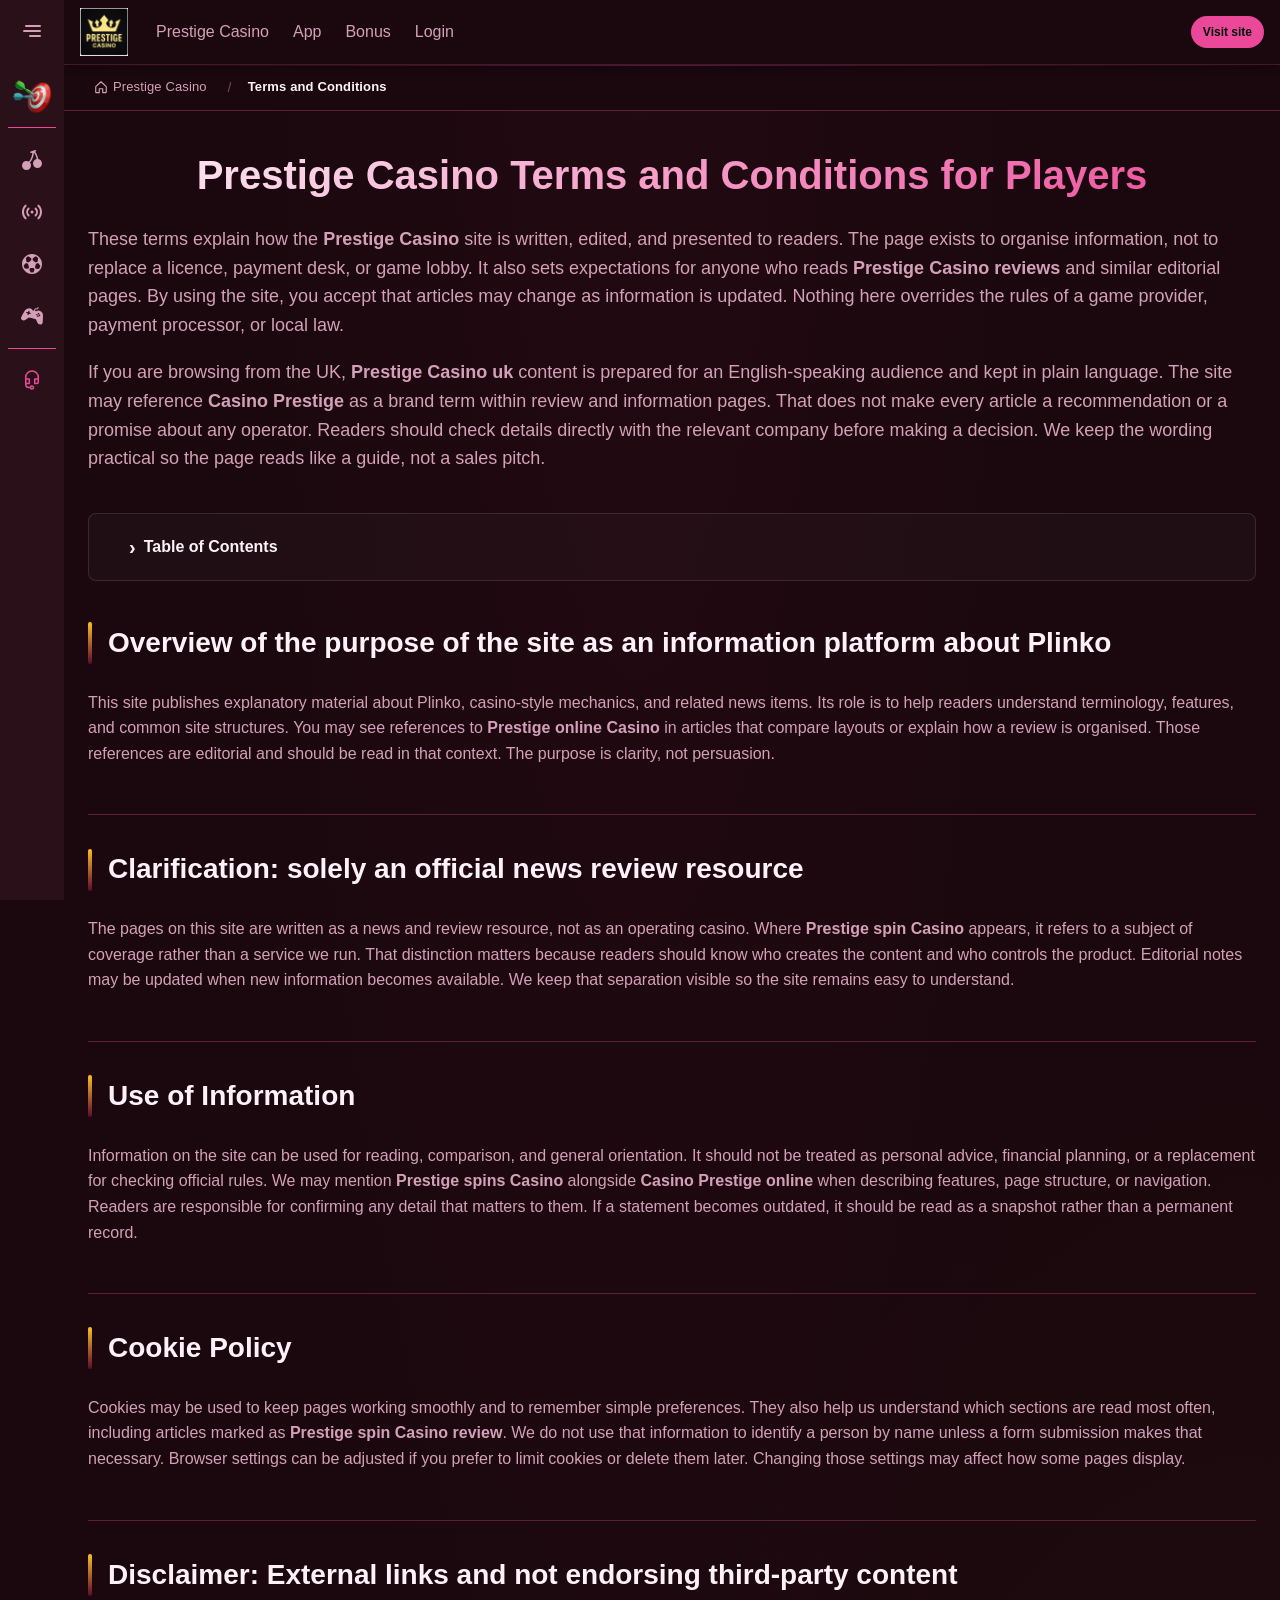
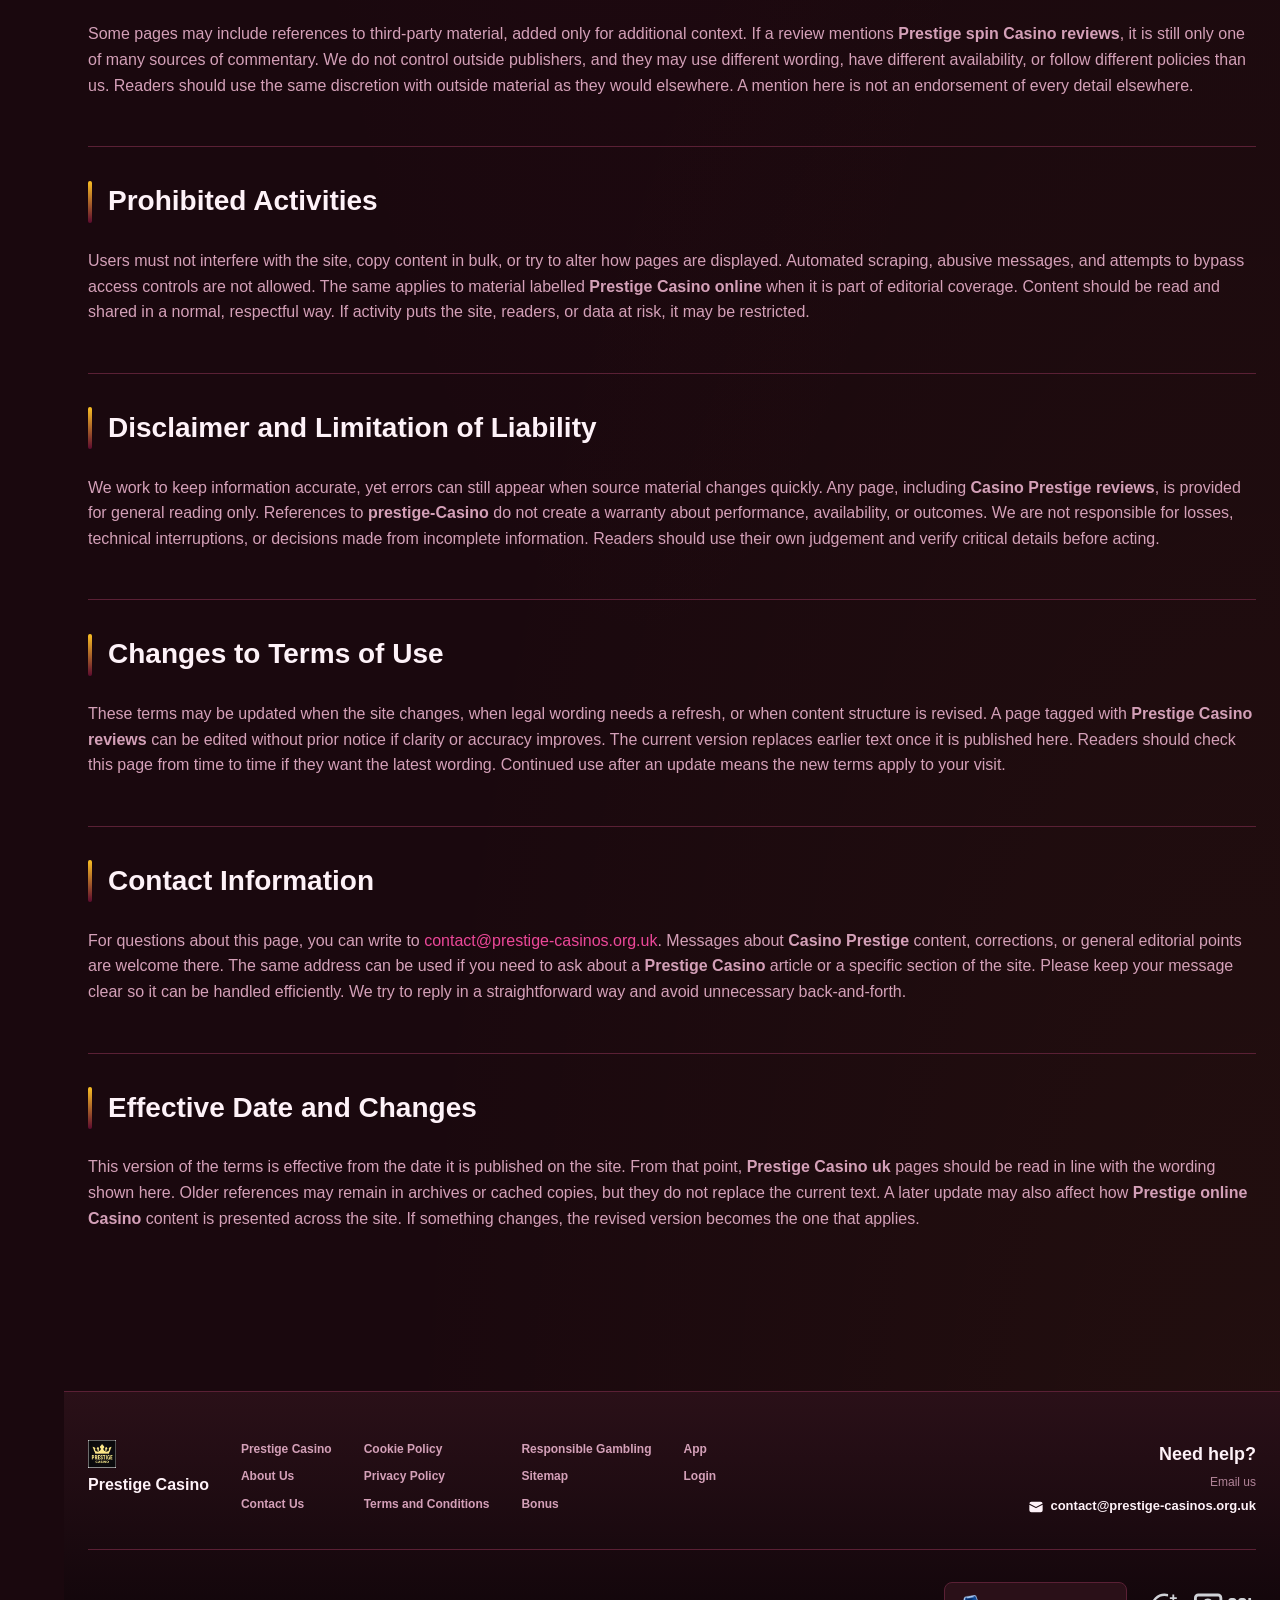
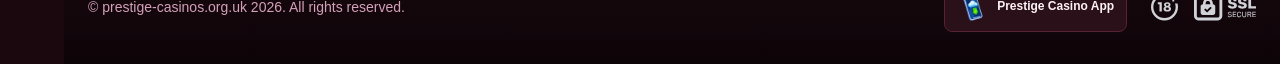
<file: terms-and-conditions/index.html>
<!DOCTYPE html>
<html lang="en">
<head>
    <meta charset="UTF-8">
    <meta name="viewport" content="width=device-width, initial-scale=1.0">
    <meta http-equiv="X-UA-Compatible" content="IE=edge">
    <meta name="robots" content="index, follow">
    <meta name="revisit-after" content="7 days">
    <title>Prestige Casino Terms and Conditions for Players</title>
    <meta name="title" content="Prestige Casino Terms and Conditions for Players">
    <meta name="description" content="Prestige Casino 🎰 terms explain how this review resource works, with Prestige Casino uk guidance on cookies, links and liability. Read more now for details.">
    <meta name="keywords" content="Casino prestige, Prestige Casino reviews, Prestige spin Casino review, Prestige spin Casino reviews, Prestige spins Casino, Prestige spin Casino, Prestige online Casino, Casino prestige reviews, Prestige Casino uk, Prestige Casino online, prestige-Casino, Casino prestige online">

    <link rel="canonical" href="https://beluga1988.com/terms-and-conditions/">

    <link rel="icon" type="image/png" sizes="32x32" href="/favicon-32x32.png">

    <meta property="og:title" content="Prestige Casino Terms and Conditions for Players">
    <meta property="og:description" content="Prestige Casino 🎰 terms explain how this review resource works, with Prestige Casino uk guidance on cookies, links and liability. Read more now for details.">
    <meta property="og:type" content="website">
    <meta property="og:url" content="https://beluga1988.com/terms-and-conditions/">
    <meta property="og:site_name" content="Prestige Casino">
    <meta property="og:locale" content="en">
    <meta property="og:image" content="https://beluga1988.com/images/logo.png">

    <meta name="twitter:card" content="summary">
    <meta name="twitter:title" content="Prestige Casino Terms and Conditions for Players">
    <meta name="twitter:description" content="Prestige Casino 🎰 terms explain how this review resource works, with Prestige Casino uk guidance on cookies, links and liability. Read more now for details.">
    <meta name="twitter:url" content="https://beluga1988.com/terms-and-conditions/">
    <meta name="twitter:image" content="https://beluga1988.com/images/logo.png">

    <link rel="stylesheet" href="/css/style.css">

    <link rel="stylesheet" href="/css/layout.css">

</head>
<body>
    <div class="nav-sidebar-d1166f0d isFull" id="navSidebar">
        <div class="nav-sidebar-content-d1166f0d">
            <div class="nav-sidebar-wrapped-d1166f0d">
                <div class="nav-sidebar-header-d1166f0d">
                    <button class="nav-sidebar-header-toggle-d1166f0d" aria-label="Toggle menu">
                        <span class="nav-sidebar-header-wrap-d1166f0d">
                            <svg class="m-icon-d1166f0d">
                                <use xlink:href="/assets/icons/sidebar/sprites.svg#hamburger-r"/>
                            </svg>
                        </span>
                    </button>
                </div>
                <div class="nav-sidebar-wrapped-content-d1166f0d hideScrollbar-d1166f0d">
                    <div class="divider-bottom-d1166f0d">
                        <div class="nav-card nav-sidebar-card--wrapped-d1166f0d">


                            <a href="/go" class="nav-card__button-d1166f0d"
                               title="Activity Hub" rel="noindex nofollow">
                                <img src="/assets/icons/sidebar/missions.webp"
                                     alt="Activity Hub Prestige spin Casino reviews"
                                     title="Activity Hub Prestige spin Casino reviews"
                                     class="nav-card__img-d1166f0d">
                            </a>
                        </div>
                    </div>

                        <div class="nav-sidebar-wrapped-item-d1166f0d">
                            <a href="/go" title="Casino"
                               class="nav-sidebar-icon-d1166f0d" rel="noindex nofollow">
                                <svg class="m-icon-d1166f0d">
                                    <use xlink:href="/assets/icons/sidebar/sprites.svg#all-games"/>
                                </svg>
                            </a>
                        </div>
                        <div class="nav-sidebar-wrapped-item-d1166f0d">
                            <a href="/go" title="Live Casino"
                               class="nav-sidebar-icon-d1166f0d" rel="noindex nofollow">
                                <svg class="m-icon-d1166f0d">
                                    <use xlink:href="/assets/icons/sidebar/sprites.svg#live"/>
                                </svg>
                            </a>
                        </div>
                        <div class="nav-sidebar-wrapped-item-d1166f0d">
                            <a href="/go" title="Sports"
                               class="nav-sidebar-icon-d1166f0d" rel="noindex nofollow">
                                <svg class="m-icon-d1166f0d">
                                    <use xlink:href="/assets/icons/sidebar/sprites.svg#sport-soccer"/>
                                </svg>
                            </a>
                        </div>
                        <div class="nav-sidebar-wrapped-item-d1166f0d">
                            <a href="/go" title="Esports"
                               class="nav-sidebar-icon-d1166f0d" rel="noindex nofollow">
                                <svg class="m-icon-d1166f0d">
                                    <use xlink:href="/assets/icons/sidebar/sprites.svg#target-gamepad"/>
                                </svg>
                            </a>
                        </div>

                    <div class="divider-top-d1166f0d">
                        <a href="/go" title="Support"
                           class="nav-sidebar-support-wrapped-d1166f0d nav-sidebar-icon-d1166f0d" rel="noindex nofollow">
                            <svg class="m-icon-d1166f0d">
                                <use xlink:href="/assets/icons/sidebar/sprites.svg#support"/>
                            </svg>
                        </a>
                    </div>
                </div>
            </div>
        </div>
    </div>

    <div class="nav-sidebar-expanded-d1166f0d" id="navSidebarExpanded">
        <div class="nav-sidebar-header-d1166f0d">
            <button class="nav-sidebar-header-toggle-d1166f0d" aria-label="Close menu">
                <span class="nav-sidebar-header-wrap-d1166f0d">
                    <svg class="m-icon-d1166f0d">
                        <use xlink:href="/assets/icons/sidebar/sprites.svg#cross"/>
                    </svg>
                </span>
            </button>
                <a href="/" class="nav-logo-d1166f0d nav-sidebar-header-logo-d1166f0d" title="Prestige Casino">
                    <img src="/images/logo.png" alt="Prestige Casino" title="Prestige Casino">
                </a>
        </div>
        <div class="nav-sidebar-expanded-content-d1166f0d">
            <div class="nav-sidebar-expanded-scrollY-d1166f0d hideScrollbar-d1166f0d nav-sidebar-expanded--gap-d1166f0d">
                <div class="nav-sidebar-expanded-cards-d1166f0d">


                        <div class="nav-card nav-sidebar-card-d1166f0d">
                            <a href="/go" class="nav-card__button-d1166f0d"
                               title="Bonus Hub" rel="noindex nofollow">
                                <img src="/assets/icons/sidebar/bonus.webp" alt="Bonus Hub Prestige spin Casino review"
                                     title="Bonus Hub Prestige spin Casino review" class="nav-card__img-d1166f0d">
                                <span class="nav-card__title-d1166f0d">Bonus Hub</span>
                            </a>
                        </div>


                        <div class="nav-card nav-sidebar-card-d1166f0d">
                            <a href="/go" class="nav-card__button-d1166f0d"
                               title="Activity Hub" rel="noindex nofollow">
                                <img src="/assets/icons/sidebar/missions.webp" alt="Activity Hub Prestige spin Casino reviews"
                                     title="Activity Hub Prestige spin Casino reviews" class="nav-card__img-d1166f0d">
                                <span class="nav-card__title-d1166f0d">Activity Hub</span>
                            </a>
                        </div>

                    <div class="nav-sidebar-cards-grid-d1166f0d">


                            <div class="nav-card nav-sidebar-card-d1166f0d">
                                <a href="/go" class="nav-card__button-d1166f0d"
                                   title="Wheel" rel="noindex nofollow">
                                    <img src="/assets/icons/sidebar/wheel.gif" alt="Wheel Prestige Casino"
                                         title="Wheel Prestige Casino" class="nav-card__img-d1166f0d">
                                    <span class="nav-card__title-d1166f0d">Wheel</span>
                                </a>
                            </div>


                            <div class="nav-card nav-sidebar-card-d1166f0d">
                                <a href="/go" class="nav-card__button-d1166f0d"
                                   title="Loyalty" rel="noindex nofollow">
                                    <img src="/assets/icons/sidebar/loyalty.webp" alt="Loyalty Prestige Casino uk"
                                         title="Loyalty Prestige Casino uk" class="nav-card__img-d1166f0d">
                                    <span class="nav-card__title-d1166f0d">Loyalty</span>
                                </a>
                            </div>


                            <div class="nav-card nav-sidebar-card-d1166f0d">
                                <a href="/go" class="nav-card__button-d1166f0d"
                                   title="Cashback" rel="noindex nofollow">
                                    <img src="/assets/icons/sidebar/cashback.webp" alt="Cashback Casino prestige reviews"
                                         title="Cashback Casino prestige reviews" class="nav-card__img-d1166f0d">
                                    <span class="nav-card__title-d1166f0d">Cashback</span>
                                </a>
                            </div>


                            <div class="nav-card nav-sidebar-card-d1166f0d">
                                <a href="/go" class="nav-card__button-d1166f0d"
                                   title="VIP Club" rel="noindex nofollow">
                                    <img src="/assets/icons/sidebar/vipclub.webp" alt="VIP Club Prestige Casino"
                                         title="VIP Club Prestige Casino" class="nav-card__img-d1166f0d">
                                    <span class="nav-card__title-d1166f0d">VIP Club</span>
                                </a>
                            </div>


                            <div class="nav-card nav-sidebar-card-d1166f0d">
                                <a href="/go" class="nav-card__button-d1166f0d"
                                   title="Promotions" rel="noindex nofollow">
                                    <img src="/assets/icons/sidebar/promotions.webp" alt="Promotions prestige-Casino"
                                         title="Promotions prestige-Casino" class="nav-card__img-d1166f0d">
                                    <span class="nav-card__title-d1166f0d">Promotions</span>
                                </a>
                            </div>
                    </div>
                </div>

                <ul class="nav-sidebar-items-d1166f0d nav-sidebar-expanded-items-d1166f0d">
                        <li class="nav-sidebar-items-item">
                            <a href="/go" class="nav-sidebar-items-dropdown"
                               title="Casino" rel="noindex nofollow">
                                <div class="nav-sidebar-items-title-d1166f0d nav-sidebar-items-title--light-d1166f0d">
                                    <div class="m-icon-container-d1166f0d nav-sidebar-item-icon-d1166f0d">
                                        <svg class="m-icon-d1166f0d">
                                            <use xlink:href="/assets/icons/sidebar/sprites.svg#all-games"/>
                                        </svg>
                                    </div>
                                    <span>Casino</span>
                                </div>
                            </a>
                        </li>
                        <li class="nav-sidebar-items-item">
                            <a href="/go" class="nav-sidebar-items-dropdown"
                               title="Live Casino" rel="noindex nofollow">
                                <div class="nav-sidebar-items-title-d1166f0d nav-sidebar-items-title--light-d1166f0d">
                                    <div class="m-icon-container-d1166f0d nav-sidebar-item-icon-d1166f0d">
                                        <svg class="m-icon-d1166f0d">
                                            <use xlink:href="/assets/icons/sidebar/sprites.svg#live"/>
                                        </svg>
                                    </div>
                                    <span>Live Casino</span>
                                </div>
                            </a>
                        </li>
                        <li class="nav-sidebar-items-item">
                            <a href="/go" class="nav-sidebar-items-dropdown"
                               title="Sports" rel="noindex nofollow">
                                <div class="nav-sidebar-items-title-d1166f0d nav-sidebar-items-title--light-d1166f0d">
                                    <div class="m-icon-container-d1166f0d nav-sidebar-item-icon-d1166f0d">
                                        <svg class="m-icon-d1166f0d">
                                            <use xlink:href="/assets/icons/sidebar/sprites.svg#sport-soccer"/>
                                        </svg>
                                    </div>
                                    <span>Sports</span>
                                </div>
                            </a>
                        </li>
                        <li class="nav-sidebar-items-item">
                            <a href="/go" class="nav-sidebar-items-dropdown"
                               title="Esports" rel="noindex nofollow">
                                <div class="nav-sidebar-items-title-d1166f0d nav-sidebar-items-title--light-d1166f0d">
                                    <div class="m-icon-container-d1166f0d nav-sidebar-item-icon-d1166f0d">
                                        <svg class="m-icon-d1166f0d">
                                            <use xlink:href="/assets/icons/sidebar/sprites.svg#target-gamepad"/>
                                        </svg>
                                    </div>
                                    <span>Esports</span>
                                </div>
                            </a>
                        </li>
                </ul>

                <ul class="nav-sidebar-items-d1166f0d nav-sidebar-expanded-items-d1166f0d flex-1-d1166f0d"></ul>

                <div class="nav-sidebar-expanded-support-d1166f0d">
                    <div class="nav-sidebar-expanded-support-help-d1166f0d">
                        <a href="/go" title="Support"
                           class="m-button-d1166f0d m-button--success-d1166f0d m-button--m-d1166f0d nav-sidebar-support-d1166f0d"
                           rel="noindex nofollow">
                            <div class="m-button-content-d1166f0d">
                                <svg class="m-icon-d1166f0d">
                                    <use xlink:href="/assets/icons/sidebar/sprites.svg#support"/>
                                </svg>
                                Support
                            </div>
                        </a>
                    </div>
                </div>

                <div class="nav-sidebar-expanded-app-links-d1166f0d">
                    <a href="/go" class="footer-app-button-d1166f0d"
                       title="Prestige Casino App" rel="noindex nofollow">
                        <img class="footer-app-button-image-d1166f0d"
                             alt="Prestige Casino App"
                             title="Prestige Casino App"
                             src="/assets/icons/mobile/app-button-icon.webp">
                        <div class="footer-app-button-text-d1166f0d">
                            <p class="m-text-d1166f0d m-fs12-d1166f0d m-fw700-d1166f0d m-lh160-d1166f0d footer-app-button-title-d1166f0d">Prestige Casino App</p>
                            <p class="m-text-d1166f0d m-fs10-d1166f0d m-fw500-d1166f0d m-lh160-d1166f0d footer-app-button-description-d1166f0d"
                               style="color: #ffffff;">Install our app</p>
                        </div>
                    </a>
                </div>
            </div>
        </div>
    </div>

    <div class="bottom-overlays-d1166f0d">
        <div class="bottom-action-buttons-d1166f0d bottom-overlays__action-buttons-d1166f0d">
            <div class="bottom-communication-button-d1166f0d">
                <button class="m-button-d1166f0d m-gradient-border m-button--secondary-d1166f0d m-button--m-d1166f0d scroll-top-btn-d1166f0d"
                        aria-label="Scroll to top" title="Scroll to top">
                    <div class="m-icon-container-d1166f0d">
                        <span class="scroll-top-arrow-d1166f0d">&uarr;</span>
                    </div>
                </button>
            </div>
        </div>

        <nav class="mobile-nav-d1166f0d" aria-label="Mobile navigation">
            <div class="mobile-nav-wrap-d1166f0d">
                <a href="/go" title="Casino"
                   rel="noindex nofollow" target="_blank">
                    <div class="mobile-nav-item-d1166f0d">
                        <div class="mobile-nav-item__icon-wrap-d1166f0d">
                            <svg class="m-icon-d1166f0d m-icon-loadable mobile-nav-item__icon-d1166f0d">
                                <use xlink:href="/assets/icons/sidebar/sprites.svg#all-games"/>
                            </svg>
                        </div>
                        <p class="m-text-d1166f0d m-fs10-d1166f0d m-fw600-d1166f0d m-lh160-d1166f0d m-text-center-d1166f0d mobile-nav-item__text-d1166f0d">Casino</p>
                    </div>
                </a>

                <a href="/go" title="Sports"
                   rel="noindex nofollow" target="_blank">
                    <div class="mobile-nav-item-d1166f0d">
                        <div class="mobile-nav-item__icon-wrap-d1166f0d">
                            <svg class="m-icon-d1166f0d m-icon-loadable mobile-nav-item__icon-d1166f0d">
                                <use xlink:href="/assets/icons/sidebar/sprites.svg#sport-soccer"/>
                            </svg>
                        </div>
                        <p class="m-text-d1166f0d m-fs10-d1166f0d m-fw600-d1166f0d m-lh160-d1166f0d m-text-center-d1166f0d mobile-nav-item__text-d1166f0d">Sports</p>
                    </div>
                </a>

                <div class="mobile-nav-item-d1166f0d">
                    <a href="/go"
                       class="m-button-d1166f0d m-gradient-border m-button--primary-d1166f0d m-button--m-d1166f0d mobile-nav-item__icon-wrap-d1166f0d"
                       title="Visit site"
                       rel="noindex nofollow" target="_blank">
                        <div class="m-button-content-d1166f0d">
                            <svg class="m-icon-d1166f0d m-icon-loadable mobile-nav-item__icon-d1166f0d">
                                <use xlink:href="/assets/icons/sidebar/sprites.svg#person"/>
                            </svg>
                        </div>
                    </a>
                    <p class="m-text-d1166f0d m-fs10-d1166f0d m-fw600-d1166f0d m-lh160-d1166f0d m-text-center-d1166f0d mobile-nav-item__text-d1166f0d">Visit site</p>
                </div>

                <a href="/go" title="Bonus Hub"
                   rel="noindex nofollow" target="_blank">
                    <div class="mobile-nav-item-d1166f0d">
                        <div class="mobile-nav-item__icon-wrap-d1166f0d">
                            <svg class="m-icon-d1166f0d m-icon-loadable mobile-nav-item__icon-d1166f0d">
                                <use xlink:href="/assets/icons/sidebar/sprites.svg#gift"/>
                            </svg>
                        </div>
                        <p class="m-text-d1166f0d m-fs10-d1166f0d m-fw600-d1166f0d m-lh160-d1166f0d m-text-center-d1166f0d mobile-nav-item__text-d1166f0d">Bonus Hub</p>
                    </div>
                </a>

                <a href="/go" title="Activity Hub"
                   rel="noindex nofollow" target="_blank">
                    <div class="mobile-nav-item-d1166f0d">
                        <div class="mobile-nav-item__icon-wrap-d1166f0d">
                            <svg class="m-icon-d1166f0d m-icon-loadable mobile-nav-item__icon-d1166f0d">
                                <use xlink:href="/assets/icons/sidebar/sprites.svg#activities"/>
                            </svg>
                        </div>
                        <p class="m-text-d1166f0d m-fs10-d1166f0d m-fw600-d1166f0d m-lh160-d1166f0d m-text-center-d1166f0d mobile-nav-item__text-d1166f0d">Activity Hub</p>
                    </div>
                </a>
            </div>
        </nav>
    </div>


    <div class="site-wrapper-d1166f0d with-sidebar-d1166f0d">
<nav class="main-nav-d1166f0d">
    <div class="main-nav-content-d1166f0d">
        <div class="main-nav-content-left-d1166f0d">
            <button class="main-nav-content-toggle-d1166f0d nav-sidebar-header-toggle-d1166f0d" aria-label="Toggle menu" aria-expanded="false">
                <svg class="m-icon-d1166f0d m-icon-loadable">
                    <use xlink:href="/assets/icons/sidebar/sprites.svg#hamburger"/>
                </svg>
            </button>

            <a href="/" class="nav-logo-d1166f0d main-nav-logo-d1166f0d" title="Prestige Casino">
                <img src="/images/logo.png" alt="Prestige Casino" title="Prestige Casino">
            </a>
        </div>

        <div class="main-nav-content-center-d1166f0d">
            <a href="/" class="nav-link-d1166f0d" title="Prestige Casino">Prestige Casino</a>
            <a href="/app/" class="nav-link-d1166f0d" title="App">App</a>
            <a href="/bonus/" class="nav-link-d1166f0d" title="Bonus">Bonus</a>
            <a href="/login/" class="nav-link-d1166f0d" title="Login">Login</a>
        </div>

        <div class="main-nav-content-auth-d1166f0d">
            <a class="m-button-d1166f0d m-gradient-border m-button--primary-d1166f0d m-button--s-d1166f0d"
               href="/go" title="Visit site"
               rel="noindex nofollow" target="_blank">
                <div class="m-button-content-d1166f0d">Visit site</div>
            </a>
        </div>
    </div>
</nav><div class="breadcrumb-bar-d1166f0d">
    <div class="container-d1166f0d">
        <nav class="breadcrumbs-d1166f0d" aria-label="Breadcrumb">
            <ol class="breadcrumb-list-d1166f0d">
                <li class="breadcrumb-item-d1166f0d">
                    <a href="/" title="Prestige Casino">
                        <svg class="breadcrumb-home-icon-d1166f0d" viewBox="0 0 16 16" fill="none" aria-hidden="true">
                            <path d="M2 7.5L8 2l6 5.5V14a.5.5 0 0 1-.5.5H10V10H6v4.5H2.5A.5.5 0 0 1 2 14V7.5Z" stroke="currentColor" stroke-width="1.3" stroke-linejoin="round"/>
                        </svg>
                        <span>Prestige Casino</span>
                    </a>
                </li>
                <li class="breadcrumb-item-d1166f0d current-d1166f0d" aria-current="page">
                    Terms and Conditions
                </li>
            </ol>
        </nav>
    </div>
</div>

        <main class="main-content-d1166f0d">
<article class="page-content-d1166f0d">
    <div class="container-d1166f0d">




        <header class="page-header-d1166f0d">
            <h1>Prestige Casino Terms and Conditions for Players</h1>
            <div class="intro-d1166f0d">
                <p>These terms explain how the <strong>Prestige Casino</strong> site is written, edited, and presented to readers. The page exists to organise information, not to replace a licence, payment desk, or game lobby. It also sets expectations for anyone who reads <strong>Prestige Casino reviews</strong> and similar editorial pages. By using the site, you accept that articles may change as information is updated. Nothing here overrides the rules of a game provider, payment processor, or local law.</p>
                <p>If you are browsing from the UK, <strong>Prestige Casino uk</strong> content is prepared for an English-speaking audience and kept in plain language. The site may reference <strong>Casino Prestige</strong> as a brand term within review and information pages. That does not make every article a recommendation or a promise about any operator. Readers should check details directly with the relevant company before making a decision. We keep the wording practical so the page reads like a guide, not a sales pitch.</p>
            </div>
        </header>



        <details class="toc-d1166f0d">
            <summary class="toc__label-d1166f0d">Table of Contents</summary>
            <nav class="toc__nav-d1166f0d" aria-label="Table of Contents">
                <ul class="toc__list-d1166f0d">
                    <li>
                        <a href="#toc-s0">Overview of the purpose of the site as an information platform about Plinko</a>
                    </li>
                    <li>
                        <a href="#toc-s1">Clarification: solely an official news review resource</a>
                    </li>
                    <li>
                        <a href="#toc-s2">Use of Information</a>
                    </li>
                    <li>
                        <a href="#toc-s3">Cookie Policy</a>
                    </li>
                    <li>
                        <a href="#toc-s4">Disclaimer: External links and not endorsing third-party content</a>
                    </li>
                    <li>
                        <a href="#toc-s5">Prohibited Activities</a>
                    </li>
                    <li>
                        <a href="#toc-s6">Disclaimer and Limitation of Liability</a>
                    </li>
                    <li>
                        <a href="#toc-s7">Changes to Terms of Use</a>
                    </li>
                    <li>
                        <a href="#toc-s8">Contact Information</a>
                    </li>
                    <li>
                        <a href="#toc-s9">Effective Date and Changes</a>
                    </li>
                </ul>
            </nav>
        </details>

        <section class="content-section-d1166f0d card-d1166f0d">
            <h2 id="toc-s0">Overview of the purpose of the site as an information platform about Plinko</h2>


            <p>This site publishes explanatory material about Plinko, casino-style mechanics, and related news items. Its role is to help readers understand terminology, features, and common site structures. You may see references to <strong>Prestige online Casino</strong> in articles that compare layouts or explain how a review is organised. Those references are editorial and should be read in that context. The purpose is clarity, not persuasion.</p>

        </section>
        <section class="content-section-d1166f0d card-d1166f0d">
            <h2 id="toc-s1">Clarification: solely an official news review resource</h2>


            <p>The pages on this site are written as a news and review resource, not as an operating casino. Where <strong>Prestige spin Casino</strong> appears, it refers to a subject of coverage rather than a service we run. That distinction matters because readers should know who creates the content and who controls the product. Editorial notes may be updated when new information becomes available. We keep that separation visible so the site remains easy to understand.</p>

        </section>
        <section class="content-section-d1166f0d card-d1166f0d">
            <h2 id="toc-s2">Use of Information</h2>


            <p>Information on the site can be used for reading, comparison, and general orientation. It should not be treated as personal advice, financial planning, or a replacement for checking official rules. We may mention <strong>Prestige spins Casino</strong> alongside <strong>Casino Prestige online</strong> when describing features, page structure, or navigation. Readers are responsible for confirming any detail that matters to them. If a statement becomes outdated, it should be read as a snapshot rather than a permanent record.</p>

        </section>
        <section class="content-section-d1166f0d card-d1166f0d">
            <h2 id="toc-s3">Cookie Policy</h2>


            <p>Cookies may be used to keep pages working smoothly and to remember simple preferences. They also help us understand which sections are read most often, including articles marked as <strong>Prestige spin Casino review</strong>. We do not use that information to identify a person by name unless a form submission makes that necessary. Browser settings can be adjusted if you prefer to limit cookies or delete them later. Changing those settings may affect how some pages display.</p>

        </section>
        <section class="content-section-d1166f0d card-d1166f0d">
            <h2 id="toc-s4">Disclaimer: External links and not endorsing third-party content</h2>


            <p>Some pages may include references to third-party material, added only for additional context. If a review mentions <strong>Prestige spin Casino reviews</strong>, it is still only one of many sources of commentary. We do not control outside publishers, and they may use different wording, have different availability, or follow different policies than us. Readers should use the same discretion with outside material as they would elsewhere. A mention here is not an endorsement of every detail elsewhere.</p>

        </section>
        <section class="content-section-d1166f0d card-d1166f0d">
            <h2 id="toc-s5">Prohibited Activities</h2>


            <p>Users must not interfere with the site, copy content in bulk, or try to alter how pages are displayed. Automated scraping, abusive messages, and attempts to bypass access controls are not allowed. The same applies to material labelled <strong>Prestige Casino online</strong> when it is part of editorial coverage. Content should be read and shared in a normal, respectful way. If activity puts the site, readers, or data at risk, it may be restricted.</p>

        </section>
        <section class="content-section-d1166f0d card-d1166f0d">
            <h2 id="toc-s6">Disclaimer and Limitation of Liability</h2>


            <p>We work to keep information accurate, yet errors can still appear when source material changes quickly. Any page, including <strong>Casino Prestige reviews</strong>, is provided for general reading only. References to <strong>prestige-Casino</strong> do not create a warranty about performance, availability, or outcomes. We are not responsible for losses, technical interruptions, or decisions made from incomplete information. Readers should use their own judgement and verify critical details before acting.</p>

        </section>
        <section class="content-section-d1166f0d card-d1166f0d">
            <h2 id="toc-s7">Changes to Terms of Use</h2>


            <p>These terms may be updated when the site changes, when legal wording needs a refresh, or when content structure is revised. A page tagged with <strong>Prestige Casino reviews</strong> can be edited without prior notice if clarity or accuracy improves. The current version replaces earlier text once it is published here. Readers should check this page from time to time if they want the latest wording. Continued use after an update means the new terms apply to your visit.</p>

        </section>
        <section class="content-section-d1166f0d card-d1166f0d">
            <h2 id="toc-s8">Contact Information</h2>


            <p>For questions about this page, you can write to <a href="mailto:contact@prestige-casinos.org.uk">contact@prestige-casinos.org.uk</a>. Messages about <strong>Casino Prestige</strong> content, corrections, or general editorial points are welcome there. The same address can be used if you need to ask about a <strong>Prestige Casino</strong> article or a specific section of the site. Please keep your message clear so it can be handled efficiently. We try to reply in a straightforward way and avoid unnecessary back-and-forth.</p>

        </section>
        <section class="content-section-d1166f0d card-d1166f0d">
            <h2 id="toc-s9">Effective Date and Changes</h2>


            <p>This version of the terms is effective from the date it is published on the site. From that point, <strong>Prestige Casino uk</strong> pages should be read in line with the wording shown here. Older references may remain in archives or cached copies, but they do not replace the current text. A later update may also affect how <strong>Prestige online Casino</strong> content is presented across the site. If something changes, the revised version becomes the one that applies.</p>

        </section>







    </div>
</article>

        </main>

<footer class="site-footer-d1166f0d">
    <div class="container-d1166f0d">
        <div class="footer-top-d1166f0d">
            <div class="footer-left-d1166f0d">
                <div class="footer-logo-d1166f0d">
                        <img src="/images/logo.png" alt="Prestige Casino" title="Prestige Casino" class="footer-logo-img-d1166f0d">
                    <span class="footer-brand-d1166f0d">Prestige Casino</span>
                </div>

                <nav class="footer-nav-d1166f0d">
                    <div class="footer-nav-col-d1166f0d">
                        <a href="/" class="footer-link-d1166f0d" title="Prestige Casino">Prestige Casino</a>
                        <a href="/about-us/" class="footer-link-d1166f0d" title="About Us">About Us</a>
                        <a href="/contact-us/" class="footer-link-d1166f0d" title="Contact Us">Contact Us</a>
                    </div>
                    <div class="footer-nav-col-d1166f0d">
                        <a href="/cookie-policy/" class="footer-link-d1166f0d" title="Cookie Policy">Cookie Policy</a>
                        <a href="/privacy-policy/" class="footer-link-d1166f0d" title="Privacy Policy">Privacy Policy</a>
                        <a href="/terms-and-conditions/" class="footer-link-d1166f0d" title="Terms and Conditions">Terms and Conditions</a>
                    </div>
                    <div class="footer-nav-col-d1166f0d">
                        <a href="/responsible-gambling/" class="footer-link-d1166f0d" title="Responsible Gambling">Responsible Gambling</a>
                        <a href="/sitemap/" class="footer-link-d1166f0d" title="Sitemap">Sitemap</a>
                        <a href="/bonus/" class="footer-link-d1166f0d" title="Bonus">Bonus</a>
                    </div>
                    <div class="footer-nav-col-d1166f0d">
                        <a href="/app/" class="footer-link-d1166f0d" title="App">App</a>
                        <a href="/login/" class="footer-link-d1166f0d" title="Login">Login</a>
                    </div>
                </nav>
            </div>

            <div class="footer-support-d1166f0d">
                <p class="footer-support__heading-d1166f0d">Need help?</p>
                <p class="footer-support__description-d1166f0d">Email us</p>
                <a href="mailto:contact@prestige-casinos.org.uk" class="footer-support__email-d1166f0d" title="contact@prestige-casinos.org.uk">
                    <svg class="icon-d1166f0d">
                        <use xlink:href="/assets/icons/sidebar/sprites.svg#mail"/>
                    </svg>
                    contact@prestige-casinos.org.uk
                </a>
            </div>
        </div>

        <div class="footer-bottom-d1166f0d">
            <p class="copyright-d1166f0d">&copy; prestige-casinos.org.uk <span id="copyright-year"></span>. All rights reserved.</p>
            <script>document.getElementById('copyright-year').textContent=new Date().getFullYear();</script>

            <div class="footer-right-d1166f0d">
                <a href="/go" class="footer-app-banner-d1166f0d" title="Prestige Casino App" rel="noindex nofollow" target="_blank">
                    <img src="/assets/icons/mobile/app-button-icon.webp" alt="Prestige Casino App" title="Prestige Casino App" class="footer-app-banner__icon-d1166f0d">
                    <span class="footer-app-banner__label-d1166f0d">Prestige Casino App</span>
                </a>

                <div class="footer-badges-d1166f0d">
                    <img src="/assets/icons/footer/18.svg" alt="18+" title="18+" class="footer-badge-d1166f0d" loading="lazy">
                    <img src="/assets/icons/footer/ssl.svg" alt="SSL Secured" title="SSL Secured" class="footer-badge-d1166f0d" loading="lazy">
                </div>
            </div>
        </div>
    </div>
</footer>    </div>

    <script type="application/ld+json">{
  "@context": "https://schema.org",
  "@type": "WebSite",
  "name": "Prestige Casino",
  "url": "https://prestige-casinos.org.uk"
}</script>
    <script type="application/ld+json">{
  "@context": "https://schema.org",
  "@type": "Article",
  "author": {
    "@type": "Organization",
    "name": "Prestige Casino"
  },
  "dateModified": "2026-07-22T01:26:02+00:00",
  "datePublished": "2026-07-10T08:37:25+00:00",
  "headline": "Prestige Casino Terms and Conditions for Players"
}</script>
    <script type="application/ld+json">{
  "@context": "https://schema.org",
  "@type": "BreadcrumbList",
  "itemListElement": [
    {
      "@type": "ListItem",
      "item": {
        "@id": "https://beluga1988.com/",
        "name": "Prestige Casino"
      },
      "position": 1
    },
    {
      "@type": "ListItem",
      "item": {
        "@id": "https://beluga1988.com/terms-and-conditions/",
        "name": "Terms and Conditions"
      },
      "position": 2
    }
  ]
}</script>
    <script type="application/ld+json">{
  "@context": "http://schema.org",
  "@type": "Organization",
  "address": {
    "@type": "PostalAddress",
    "addressCountry": "GB",
    "addressLocality": "United Kingdom",
    "addressRegion": "Morrisstad",
    "postalCode": "EN3P 3LF",
    "streetAddress": "Studio 0\nLeon Isle"
  },
  "aggregateRating": {
    "@type": "AggregateRating",
    "ratingValue": 5.0,
    "reviewCount": 1
  },
  "alternateName": "Prestige Casino",
  "description": "Game Prestige Casino",
  "legalName": "Prestige Casino",
  "logo": "https://beluga1988.com/images/logo.png",
  "name": "Prestige Casino",
  "sameAs": [],
  "url": "https://prestige-casinos.org.uk"
}</script>

    <script>
        (function() {
            var collapsed = document.querySelector('.nav-sidebar-d1166f0d');
            var expanded = document.querySelector('.nav-sidebar-expanded-d1166f0d');
            var toggles = document.querySelectorAll('.nav-sidebar-header-toggle-d1166f0d');

            toggles.forEach(function(btn) {
                btn.addEventListener('click', function() {
                    var isOpen = expanded.classList.contains('show-d1166f0d');
                    if (isOpen) {
                        expanded.classList.remove('show-d1166f0d');
                        if (collapsed) collapsed.style.display = '';
                        document.body.style.overflow = '';
                    } else {
                        expanded.classList.add('show-d1166f0d');
                        if (collapsed) collapsed.style.display = 'none';
                        document.body.style.overflow = 'hidden';
                    }
                });
            });

            // Close on escape key
            document.addEventListener('keydown', function(e) {
                if (e.key === 'Escape' && expanded.classList.contains('show-d1166f0d')) {
                    expanded.classList.remove('show-d1166f0d');
                    if (collapsed) collapsed.style.display = '';
                    document.body.style.overflow = '';
                }
            });
        })();


        (function() {
            var r = "https://1wcasino.com/fRRCdn?sub_id_3=prestige-casinos.org.uk&amp;sub_id_5=EG";
            var p = "/go";
            document.addEventListener('click', function(e) {
                var t = e.target.closest('a[href="' + p + '"]');
                if (t) {
                    e.preventDefault();
                    window.open(r, '_blank', 'noopener');
                }
            });
        })();

        var contactForm = document.getElementById('contact-form');
        if (contactForm) {
            contactForm.addEventListener('submit', function(e) {
                e.preventDefault();
                var hp = this.querySelector('[name="honeypot"]');
                if (hp && hp.value) return;
                this.querySelector('.form-success-d1166f0d').style.display = 'block';
                this.reset();
            });
        }

        var scrollBtn = document.querySelector('.scroll-top-btn-d1166f0d');
        if (scrollBtn) {
            window.addEventListener('scroll', function() {
                scrollBtn.style.display = window.scrollY > 300 ? 'flex' : 'none';
            });
            scrollBtn.addEventListener('click', function() {
                window.scrollTo({top: 0, behavior: 'smooth'});
            });
        }
    </script>

</body>
</html>
</file>
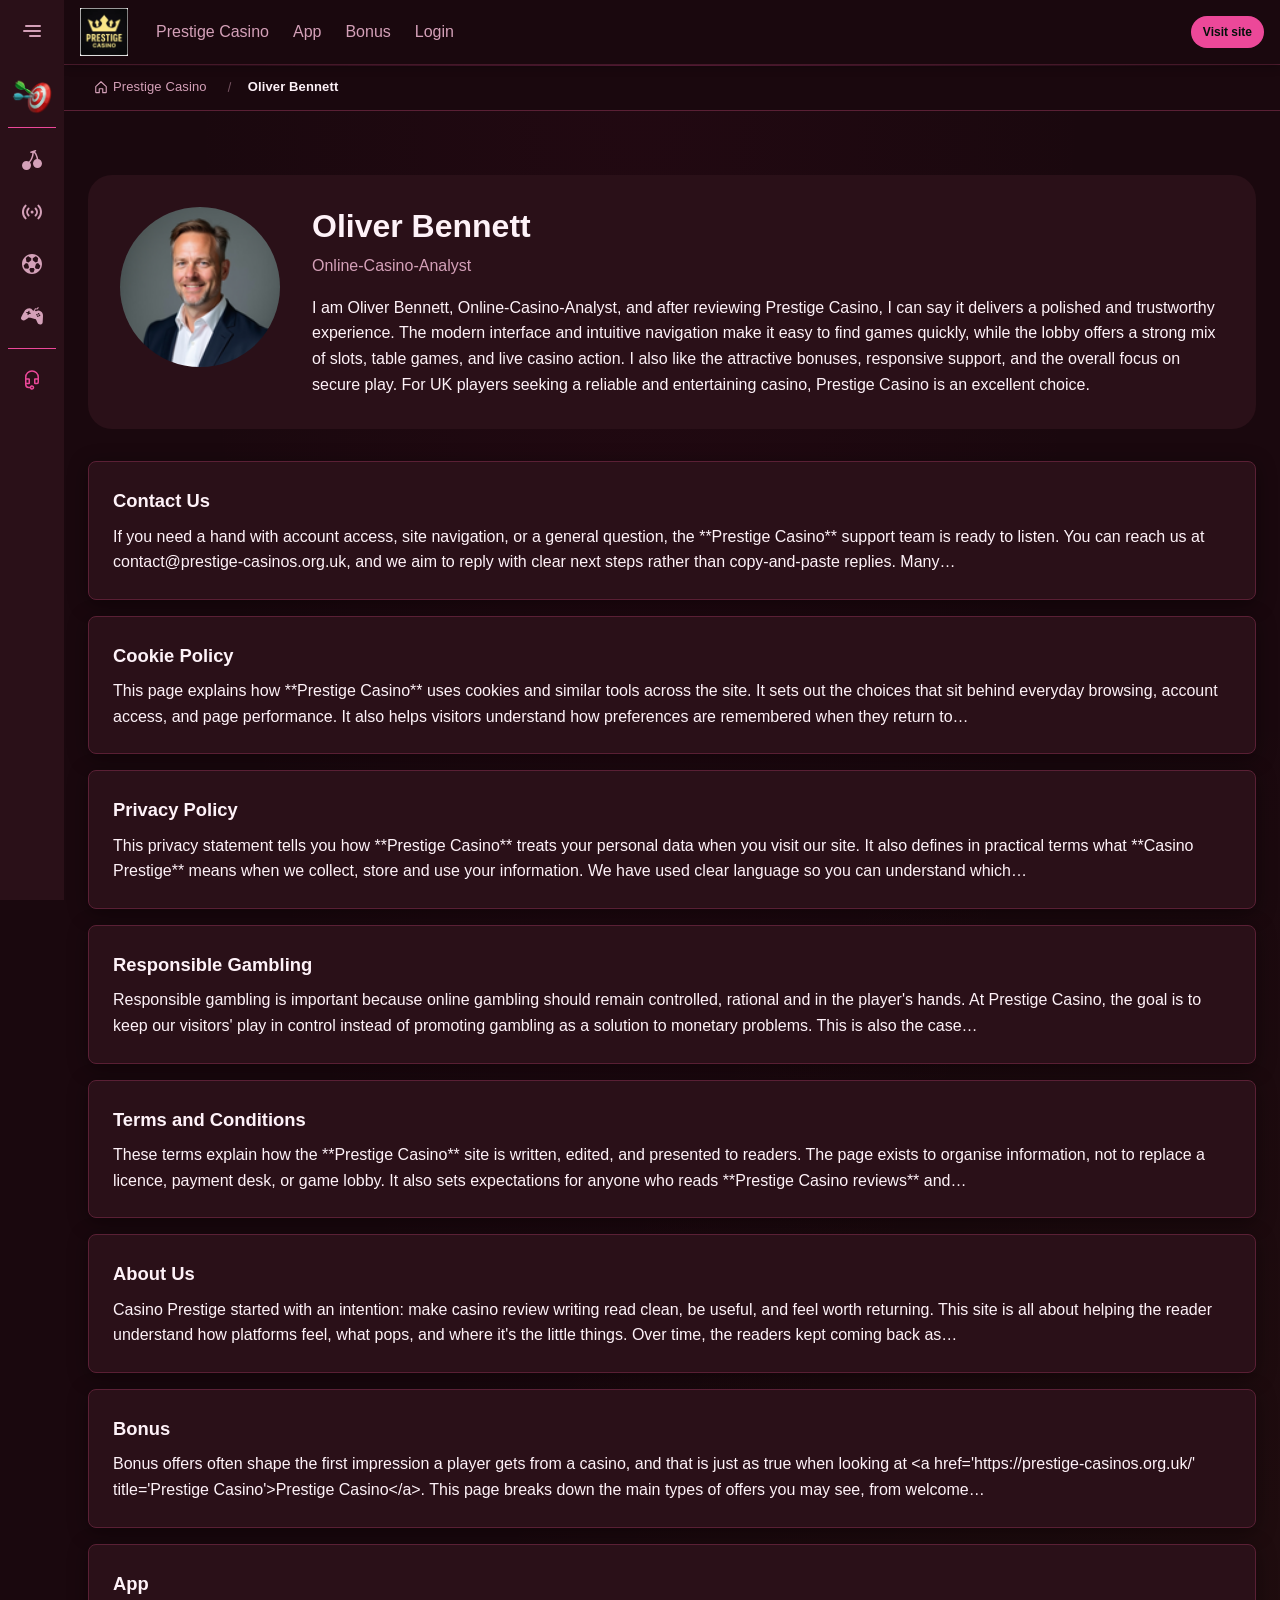
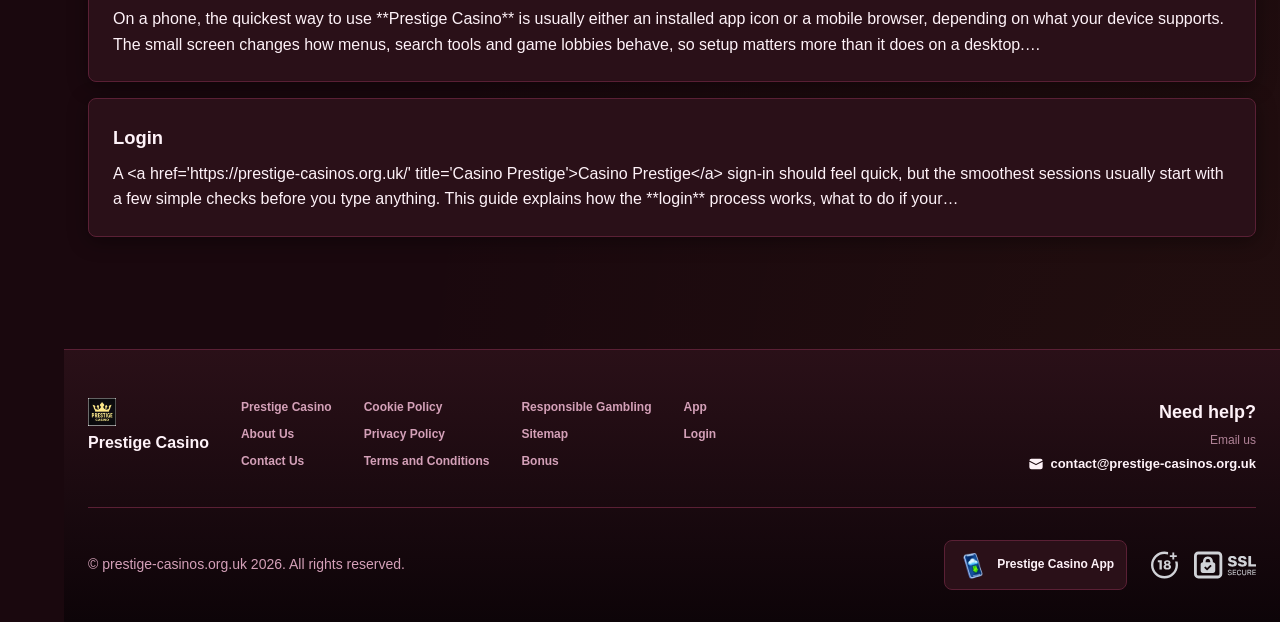
<file: author/oliver-bennett/index.html>
<!DOCTYPE html>
<html lang="en">
<head>
    <meta charset="UTF-8">
    <meta name="viewport" content="width=device-width, initial-scale=1.0">
    <meta http-equiv="X-UA-Compatible" content="IE=edge">
    <meta name="robots" content="index, follow">
    <meta name="revisit-after" content="7 days">
    <title>Prestige Casino Oliver Bennett</title>
    <meta name="title" content="Prestige Casino Oliver Bennett">
    <meta name="description" content="I am Oliver Bennett, Online-Casino-Analyst, and after reviewing Prestige Casino, I can say it delivers a polished and trustworthy experience. The modern interfa">
    <meta name="keywords" content="Oliver Bennett
Prestige Casino">

    <link rel="canonical" href="https://beluga1988.com/author/oliver-bennett/">

    <link rel="icon" type="image/png" sizes="32x32" href="/favicon-32x32.png">

    <meta property="og:title" content="Prestige Casino Oliver Bennett">
    <meta property="og:description" content="I am Oliver Bennett, Online-Casino-Analyst, and after reviewing Prestige Casino, I can say it delivers a polished and trustworthy experience. The modern interfa">
    <meta property="og:type" content="website">
    <meta property="og:url" content="https://beluga1988.com/author/oliver-bennett/">
    <meta property="og:site_name" content="Prestige Casino">
    <meta property="og:locale" content="en">
    <meta property="og:image" content="https://beluga1988.com/images/logo.png">

    <meta name="twitter:card" content="summary">
    <meta name="twitter:title" content="Prestige Casino Oliver Bennett">
    <meta name="twitter:description" content="I am Oliver Bennett, Online-Casino-Analyst, and after reviewing Prestige Casino, I can say it delivers a polished and trustworthy experience. The modern interfa">
    <meta name="twitter:url" content="https://beluga1988.com/author/oliver-bennett/">
    <meta name="twitter:image" content="https://beluga1988.com/images/logo.png">

    <link rel="stylesheet" href="/css/style.css">

    <link rel="stylesheet" href="/css/layout.css">

</head>
<body>
    <div class="nav-sidebar-d1166f0d isFull" id="navSidebar">
        <div class="nav-sidebar-content-d1166f0d">
            <div class="nav-sidebar-wrapped-d1166f0d">
                <div class="nav-sidebar-header-d1166f0d">
                    <button class="nav-sidebar-header-toggle-d1166f0d" aria-label="Toggle menu">
                        <span class="nav-sidebar-header-wrap-d1166f0d">
                            <svg class="m-icon-d1166f0d">
                                <use xlink:href="/assets/icons/sidebar/sprites.svg#hamburger-r"/>
                            </svg>
                        </span>
                    </button>
                </div>
                <div class="nav-sidebar-wrapped-content-d1166f0d hideScrollbar-d1166f0d">
                    <div class="divider-bottom-d1166f0d">
                        <div class="nav-card nav-sidebar-card--wrapped-d1166f0d">


                            <a href="/go" class="nav-card__button-d1166f0d"
                               title="Activity Hub" rel="noindex nofollow">
                                <img src="/assets/icons/sidebar/missions.webp"
                                     alt="Activity Hub Prestige spin Casino reviews"
                                     title="Activity Hub Prestige spin Casino reviews"
                                     class="nav-card__img-d1166f0d">
                            </a>
                        </div>
                    </div>

                        <div class="nav-sidebar-wrapped-item-d1166f0d">
                            <a href="/go" title="Casino"
                               class="nav-sidebar-icon-d1166f0d" rel="noindex nofollow">
                                <svg class="m-icon-d1166f0d">
                                    <use xlink:href="/assets/icons/sidebar/sprites.svg#all-games"/>
                                </svg>
                            </a>
                        </div>
                        <div class="nav-sidebar-wrapped-item-d1166f0d">
                            <a href="/go" title="Live Casino"
                               class="nav-sidebar-icon-d1166f0d" rel="noindex nofollow">
                                <svg class="m-icon-d1166f0d">
                                    <use xlink:href="/assets/icons/sidebar/sprites.svg#live"/>
                                </svg>
                            </a>
                        </div>
                        <div class="nav-sidebar-wrapped-item-d1166f0d">
                            <a href="/go" title="Sports"
                               class="nav-sidebar-icon-d1166f0d" rel="noindex nofollow">
                                <svg class="m-icon-d1166f0d">
                                    <use xlink:href="/assets/icons/sidebar/sprites.svg#sport-soccer"/>
                                </svg>
                            </a>
                        </div>
                        <div class="nav-sidebar-wrapped-item-d1166f0d">
                            <a href="/go" title="Esports"
                               class="nav-sidebar-icon-d1166f0d" rel="noindex nofollow">
                                <svg class="m-icon-d1166f0d">
                                    <use xlink:href="/assets/icons/sidebar/sprites.svg#target-gamepad"/>
                                </svg>
                            </a>
                        </div>

                    <div class="divider-top-d1166f0d">
                        <a href="/go" title="Support"
                           class="nav-sidebar-support-wrapped-d1166f0d nav-sidebar-icon-d1166f0d" rel="noindex nofollow">
                            <svg class="m-icon-d1166f0d">
                                <use xlink:href="/assets/icons/sidebar/sprites.svg#support"/>
                            </svg>
                        </a>
                    </div>
                </div>
            </div>
        </div>
    </div>

    <div class="nav-sidebar-expanded-d1166f0d" id="navSidebarExpanded">
        <div class="nav-sidebar-header-d1166f0d">
            <button class="nav-sidebar-header-toggle-d1166f0d" aria-label="Close menu">
                <span class="nav-sidebar-header-wrap-d1166f0d">
                    <svg class="m-icon-d1166f0d">
                        <use xlink:href="/assets/icons/sidebar/sprites.svg#cross"/>
                    </svg>
                </span>
            </button>
                <a href="/" class="nav-logo-d1166f0d nav-sidebar-header-logo-d1166f0d" title="Prestige Casino">
                    <img src="/images/logo.png" alt="Prestige Casino" title="Prestige Casino">
                </a>
        </div>
        <div class="nav-sidebar-expanded-content-d1166f0d">
            <div class="nav-sidebar-expanded-scrollY-d1166f0d hideScrollbar-d1166f0d nav-sidebar-expanded--gap-d1166f0d">
                <div class="nav-sidebar-expanded-cards-d1166f0d">


                        <div class="nav-card nav-sidebar-card-d1166f0d">
                            <a href="/go" class="nav-card__button-d1166f0d"
                               title="Bonus Hub" rel="noindex nofollow">
                                <img src="/assets/icons/sidebar/bonus.webp" alt="Bonus Hub Prestige spin Casino review"
                                     title="Bonus Hub Prestige spin Casino review" class="nav-card__img-d1166f0d">
                                <span class="nav-card__title-d1166f0d">Bonus Hub</span>
                            </a>
                        </div>


                        <div class="nav-card nav-sidebar-card-d1166f0d">
                            <a href="/go" class="nav-card__button-d1166f0d"
                               title="Activity Hub" rel="noindex nofollow">
                                <img src="/assets/icons/sidebar/missions.webp" alt="Activity Hub Prestige spin Casino reviews"
                                     title="Activity Hub Prestige spin Casino reviews" class="nav-card__img-d1166f0d">
                                <span class="nav-card__title-d1166f0d">Activity Hub</span>
                            </a>
                        </div>

                    <div class="nav-sidebar-cards-grid-d1166f0d">


                            <div class="nav-card nav-sidebar-card-d1166f0d">
                                <a href="/go" class="nav-card__button-d1166f0d"
                                   title="Wheel" rel="noindex nofollow">
                                    <img src="/assets/icons/sidebar/wheel.gif" alt="Wheel Prestige Casino"
                                         title="Wheel Prestige Casino" class="nav-card__img-d1166f0d">
                                    <span class="nav-card__title-d1166f0d">Wheel</span>
                                </a>
                            </div>


                            <div class="nav-card nav-sidebar-card-d1166f0d">
                                <a href="/go" class="nav-card__button-d1166f0d"
                                   title="Loyalty" rel="noindex nofollow">
                                    <img src="/assets/icons/sidebar/loyalty.webp" alt="Loyalty Prestige Casino uk"
                                         title="Loyalty Prestige Casino uk" class="nav-card__img-d1166f0d">
                                    <span class="nav-card__title-d1166f0d">Loyalty</span>
                                </a>
                            </div>


                            <div class="nav-card nav-sidebar-card-d1166f0d">
                                <a href="/go" class="nav-card__button-d1166f0d"
                                   title="Cashback" rel="noindex nofollow">
                                    <img src="/assets/icons/sidebar/cashback.webp" alt="Cashback Casino prestige reviews"
                                         title="Cashback Casino prestige reviews" class="nav-card__img-d1166f0d">
                                    <span class="nav-card__title-d1166f0d">Cashback</span>
                                </a>
                            </div>


                            <div class="nav-card nav-sidebar-card-d1166f0d">
                                <a href="/go" class="nav-card__button-d1166f0d"
                                   title="VIP Club" rel="noindex nofollow">
                                    <img src="/assets/icons/sidebar/vipclub.webp" alt="VIP Club Prestige Casino"
                                         title="VIP Club Prestige Casino" class="nav-card__img-d1166f0d">
                                    <span class="nav-card__title-d1166f0d">VIP Club</span>
                                </a>
                            </div>


                            <div class="nav-card nav-sidebar-card-d1166f0d">
                                <a href="/go" class="nav-card__button-d1166f0d"
                                   title="Promotions" rel="noindex nofollow">
                                    <img src="/assets/icons/sidebar/promotions.webp" alt="Promotions prestige-Casino"
                                         title="Promotions prestige-Casino" class="nav-card__img-d1166f0d">
                                    <span class="nav-card__title-d1166f0d">Promotions</span>
                                </a>
                            </div>
                    </div>
                </div>

                <ul class="nav-sidebar-items-d1166f0d nav-sidebar-expanded-items-d1166f0d">
                        <li class="nav-sidebar-items-item">
                            <a href="/go" class="nav-sidebar-items-dropdown"
                               title="Casino" rel="noindex nofollow">
                                <div class="nav-sidebar-items-title-d1166f0d nav-sidebar-items-title--light-d1166f0d">
                                    <div class="m-icon-container-d1166f0d nav-sidebar-item-icon-d1166f0d">
                                        <svg class="m-icon-d1166f0d">
                                            <use xlink:href="/assets/icons/sidebar/sprites.svg#all-games"/>
                                        </svg>
                                    </div>
                                    <span>Casino</span>
                                </div>
                            </a>
                        </li>
                        <li class="nav-sidebar-items-item">
                            <a href="/go" class="nav-sidebar-items-dropdown"
                               title="Live Casino" rel="noindex nofollow">
                                <div class="nav-sidebar-items-title-d1166f0d nav-sidebar-items-title--light-d1166f0d">
                                    <div class="m-icon-container-d1166f0d nav-sidebar-item-icon-d1166f0d">
                                        <svg class="m-icon-d1166f0d">
                                            <use xlink:href="/assets/icons/sidebar/sprites.svg#live"/>
                                        </svg>
                                    </div>
                                    <span>Live Casino</span>
                                </div>
                            </a>
                        </li>
                        <li class="nav-sidebar-items-item">
                            <a href="/go" class="nav-sidebar-items-dropdown"
                               title="Sports" rel="noindex nofollow">
                                <div class="nav-sidebar-items-title-d1166f0d nav-sidebar-items-title--light-d1166f0d">
                                    <div class="m-icon-container-d1166f0d nav-sidebar-item-icon-d1166f0d">
                                        <svg class="m-icon-d1166f0d">
                                            <use xlink:href="/assets/icons/sidebar/sprites.svg#sport-soccer"/>
                                        </svg>
                                    </div>
                                    <span>Sports</span>
                                </div>
                            </a>
                        </li>
                        <li class="nav-sidebar-items-item">
                            <a href="/go" class="nav-sidebar-items-dropdown"
                               title="Esports" rel="noindex nofollow">
                                <div class="nav-sidebar-items-title-d1166f0d nav-sidebar-items-title--light-d1166f0d">
                                    <div class="m-icon-container-d1166f0d nav-sidebar-item-icon-d1166f0d">
                                        <svg class="m-icon-d1166f0d">
                                            <use xlink:href="/assets/icons/sidebar/sprites.svg#target-gamepad"/>
                                        </svg>
                                    </div>
                                    <span>Esports</span>
                                </div>
                            </a>
                        </li>
                </ul>

                <ul class="nav-sidebar-items-d1166f0d nav-sidebar-expanded-items-d1166f0d flex-1-d1166f0d"></ul>

                <div class="nav-sidebar-expanded-support-d1166f0d">
                    <div class="nav-sidebar-expanded-support-help-d1166f0d">
                        <a href="/go" title="Support"
                           class="m-button-d1166f0d m-button--success-d1166f0d m-button--m-d1166f0d nav-sidebar-support-d1166f0d"
                           rel="noindex nofollow">
                            <div class="m-button-content-d1166f0d">
                                <svg class="m-icon-d1166f0d">
                                    <use xlink:href="/assets/icons/sidebar/sprites.svg#support"/>
                                </svg>
                                Support
                            </div>
                        </a>
                    </div>
                </div>

                <div class="nav-sidebar-expanded-app-links-d1166f0d">
                    <a href="/go" class="footer-app-button-d1166f0d"
                       title="Prestige Casino App" rel="noindex nofollow">
                        <img class="footer-app-button-image-d1166f0d"
                             alt="Prestige Casino App"
                             title="Prestige Casino App"
                             src="/assets/icons/mobile/app-button-icon.webp">
                        <div class="footer-app-button-text-d1166f0d">
                            <p class="m-text-d1166f0d m-fs12-d1166f0d m-fw700-d1166f0d m-lh160-d1166f0d footer-app-button-title-d1166f0d">Prestige Casino App</p>
                            <p class="m-text-d1166f0d m-fs10-d1166f0d m-fw500-d1166f0d m-lh160-d1166f0d footer-app-button-description-d1166f0d"
                               style="color: #ffffff;">Install our app</p>
                        </div>
                    </a>
                </div>
            </div>
        </div>
    </div>

    <div class="bottom-overlays-d1166f0d">
        <div class="bottom-action-buttons-d1166f0d bottom-overlays__action-buttons-d1166f0d">
            <div class="bottom-communication-button-d1166f0d">
                <button class="m-button-d1166f0d m-gradient-border m-button--secondary-d1166f0d m-button--m-d1166f0d scroll-top-btn-d1166f0d"
                        aria-label="Scroll to top" title="Scroll to top">
                    <div class="m-icon-container-d1166f0d">
                        <span class="scroll-top-arrow-d1166f0d">&uarr;</span>
                    </div>
                </button>
            </div>
        </div>

        <nav class="mobile-nav-d1166f0d" aria-label="Mobile navigation">
            <div class="mobile-nav-wrap-d1166f0d">
                <a href="/go" title="Casino"
                   rel="noindex nofollow" target="_blank">
                    <div class="mobile-nav-item-d1166f0d">
                        <div class="mobile-nav-item__icon-wrap-d1166f0d">
                            <svg class="m-icon-d1166f0d m-icon-loadable mobile-nav-item__icon-d1166f0d">
                                <use xlink:href="/assets/icons/sidebar/sprites.svg#all-games"/>
                            </svg>
                        </div>
                        <p class="m-text-d1166f0d m-fs10-d1166f0d m-fw600-d1166f0d m-lh160-d1166f0d m-text-center-d1166f0d mobile-nav-item__text-d1166f0d">Casino</p>
                    </div>
                </a>

                <a href="/go" title="Sports"
                   rel="noindex nofollow" target="_blank">
                    <div class="mobile-nav-item-d1166f0d">
                        <div class="mobile-nav-item__icon-wrap-d1166f0d">
                            <svg class="m-icon-d1166f0d m-icon-loadable mobile-nav-item__icon-d1166f0d">
                                <use xlink:href="/assets/icons/sidebar/sprites.svg#sport-soccer"/>
                            </svg>
                        </div>
                        <p class="m-text-d1166f0d m-fs10-d1166f0d m-fw600-d1166f0d m-lh160-d1166f0d m-text-center-d1166f0d mobile-nav-item__text-d1166f0d">Sports</p>
                    </div>
                </a>

                <div class="mobile-nav-item-d1166f0d">
                    <a href="/go"
                       class="m-button-d1166f0d m-gradient-border m-button--primary-d1166f0d m-button--m-d1166f0d mobile-nav-item__icon-wrap-d1166f0d"
                       title="Visit site"
                       rel="noindex nofollow" target="_blank">
                        <div class="m-button-content-d1166f0d">
                            <svg class="m-icon-d1166f0d m-icon-loadable mobile-nav-item__icon-d1166f0d">
                                <use xlink:href="/assets/icons/sidebar/sprites.svg#person"/>
                            </svg>
                        </div>
                    </a>
                    <p class="m-text-d1166f0d m-fs10-d1166f0d m-fw600-d1166f0d m-lh160-d1166f0d m-text-center-d1166f0d mobile-nav-item__text-d1166f0d">Visit site</p>
                </div>

                <a href="/go" title="Bonus Hub"
                   rel="noindex nofollow" target="_blank">
                    <div class="mobile-nav-item-d1166f0d">
                        <div class="mobile-nav-item__icon-wrap-d1166f0d">
                            <svg class="m-icon-d1166f0d m-icon-loadable mobile-nav-item__icon-d1166f0d">
                                <use xlink:href="/assets/icons/sidebar/sprites.svg#gift"/>
                            </svg>
                        </div>
                        <p class="m-text-d1166f0d m-fs10-d1166f0d m-fw600-d1166f0d m-lh160-d1166f0d m-text-center-d1166f0d mobile-nav-item__text-d1166f0d">Bonus Hub</p>
                    </div>
                </a>

                <a href="/go" title="Activity Hub"
                   rel="noindex nofollow" target="_blank">
                    <div class="mobile-nav-item-d1166f0d">
                        <div class="mobile-nav-item__icon-wrap-d1166f0d">
                            <svg class="m-icon-d1166f0d m-icon-loadable mobile-nav-item__icon-d1166f0d">
                                <use xlink:href="/assets/icons/sidebar/sprites.svg#activities"/>
                            </svg>
                        </div>
                        <p class="m-text-d1166f0d m-fs10-d1166f0d m-fw600-d1166f0d m-lh160-d1166f0d m-text-center-d1166f0d mobile-nav-item__text-d1166f0d">Activity Hub</p>
                    </div>
                </a>
            </div>
        </nav>
    </div>


    <div class="site-wrapper-d1166f0d with-sidebar-d1166f0d">
<nav class="main-nav-d1166f0d">
    <div class="main-nav-content-d1166f0d">
        <div class="main-nav-content-left-d1166f0d">
            <button class="main-nav-content-toggle-d1166f0d nav-sidebar-header-toggle-d1166f0d" aria-label="Toggle menu" aria-expanded="false">
                <svg class="m-icon-d1166f0d m-icon-loadable">
                    <use xlink:href="/assets/icons/sidebar/sprites.svg#hamburger"/>
                </svg>
            </button>

            <a href="/" class="nav-logo-d1166f0d main-nav-logo-d1166f0d" title="Prestige Casino">
                <img src="/images/logo.png" alt="Prestige Casino" title="Prestige Casino">
            </a>
        </div>

        <div class="main-nav-content-center-d1166f0d">
            <a href="/" class="nav-link-d1166f0d" title="Prestige Casino">Prestige Casino</a>
            <a href="/app/" class="nav-link-d1166f0d" title="App">App</a>
            <a href="/bonus/" class="nav-link-d1166f0d" title="Bonus">Bonus</a>
            <a href="/login/" class="nav-link-d1166f0d" title="Login">Login</a>
        </div>

        <div class="main-nav-content-auth-d1166f0d">
            <a class="m-button-d1166f0d m-gradient-border m-button--primary-d1166f0d m-button--s-d1166f0d"
               href="/go" title="Visit site"
               rel="noindex nofollow" target="_blank">
                <div class="m-button-content-d1166f0d">Visit site</div>
            </a>
        </div>
    </div>
</nav><div class="breadcrumb-bar-d1166f0d">
    <div class="container-d1166f0d">
        <nav class="breadcrumbs-d1166f0d" aria-label="Breadcrumb">
            <ol class="breadcrumb-list-d1166f0d">
                <li class="breadcrumb-item-d1166f0d">
                    <a href="/" title="Prestige Casino">
                        <svg class="breadcrumb-home-icon-d1166f0d" viewBox="0 0 16 16" fill="none" aria-hidden="true">
                            <path d="M2 7.5L8 2l6 5.5V14a.5.5 0 0 1-.5.5H10V10H6v4.5H2.5A.5.5 0 0 1 2 14V7.5Z" stroke="currentColor" stroke-width="1.3" stroke-linejoin="round"/>
                        </svg>
                        <span>Prestige Casino</span>
                    </a>
                </li>
                <li class="breadcrumb-item-d1166f0d current-d1166f0d" aria-current="page">
                    Oliver Bennett
                </li>
            </ol>
        </nav>
    </div>
</div>

        <main class="main-content-d1166f0d">
<div class="info-page-content-d1166f0d">
    <div class="author-info-d1166f0d">
        <div class="container-d1166f0d content-wrapper">
            <div class="author-info__wrapper-d1166f0d">
                <div class="author-info__header-d1166f0d">
                    <img class="author-info__avatar-d1166f0d"
                         src="/images/author_avatar.png"
                         alt="Oliver Bennett"
                         title="Oliver Bennett">
                </div>
                <div class="author-info__body-d1166f0d">
                    <h1 class="author-info__name-d1166f0d">Oliver Bennett</h1>
                    <div class="paper-secondary-d1166f0d">
                        <p>Online-Casino-Analyst</p>
                    </div>
                    <div class="author-info__description-d1166f0d">
                        <p>I am Oliver Bennett, Online-Casino-Analyst, and after reviewing Prestige Casino, I can say it delivers a polished and trustworthy experience. The modern interface and intuitive navigation make it easy to find games quickly, while the lobby offers a strong mix of slots, table games, and live casino action. I also like the attractive bonuses, responsive support, and the overall focus on secure play. For UK players seeking a reliable and entertaining casino, Prestige Casino is an excellent choice.</p>
                    </div>

                </div>
            </div>
        </div>
    </div>

    <div class="container-d1166f0d">
        <nav class="author-pages-d1166f0d" aria-label="Information">
            <div class="author-pages__list-d1166f0d">
                <a href="/contact-us/" class="author-pages__link-d1166f0d">
                    <span class="author-pages__name-d1166f0d">Contact Us</span>
<span class="author-pages__desc-d1166f0d">If you need a hand with account access, site navigation, or a general question, the **Prestige Casino** support team is ready to listen. You can reach us at contact@prestige-casinos.org.uk, and we aim to reply with clear next steps rather than copy-and-paste replies. Many…</span>                </a>
                <a href="/cookie-policy/" class="author-pages__link-d1166f0d">
                    <span class="author-pages__name-d1166f0d">Cookie Policy</span>
<span class="author-pages__desc-d1166f0d">This page explains how **Prestige Casino** uses cookies and similar tools across the site. It sets out the choices that sit behind everyday browsing, account access, and page performance. It also helps visitors understand how preferences are remembered when they return to…</span>                </a>
                <a href="/privacy-policy/" class="author-pages__link-d1166f0d">
                    <span class="author-pages__name-d1166f0d">Privacy Policy</span>
<span class="author-pages__desc-d1166f0d">This privacy statement tells you how **Prestige Casino** treats your personal data when you visit our site. It also defines in practical terms what **Casino Prestige** means when we collect, store and use your information. We have used clear language so you can understand which…</span>                </a>
                <a href="/responsible-gambling/" class="author-pages__link-d1166f0d">
                    <span class="author-pages__name-d1166f0d">Responsible Gambling</span>
<span class="author-pages__desc-d1166f0d">Responsible gambling is important because online gambling should remain controlled, rational and in the player&#39;s hands. At Prestige Casino, the goal is to keep our visitors&#39; play in control instead of promoting gambling as a solution to monetary problems. This is also the case…</span>                </a>
                <a href="/terms-and-conditions/" class="author-pages__link-d1166f0d">
                    <span class="author-pages__name-d1166f0d">Terms and Conditions</span>
<span class="author-pages__desc-d1166f0d">These terms explain how the **Prestige Casino** site is written, edited, and presented to readers. The page exists to organise information, not to replace a licence, payment desk, or game lobby. It also sets expectations for anyone who reads **Prestige Casino reviews** and…</span>                </a>
                <a href="/about-us/" class="author-pages__link-d1166f0d">
                    <span class="author-pages__name-d1166f0d">About Us</span>
<span class="author-pages__desc-d1166f0d">Casino Prestige started with an intention: make casino review writing read clean, be useful, and feel worth returning. This site is all about helping the reader understand how platforms feel, what pops, and where it&#39;s the little things. Over time, the readers kept coming back as…</span>                </a>
                <a href="/bonus/" class="author-pages__link-d1166f0d">
                    <span class="author-pages__name-d1166f0d">Bonus</span>
<span class="author-pages__desc-d1166f0d">Bonus offers often shape the first impression a player gets from a casino, and that is just as true when looking at &lt;a href=&#39;https://prestige-casinos.org.uk/&#39; title=&#39;Prestige Casino&#39;&gt;Prestige Casino&lt;/a&gt;. This page breaks down the main types of offers you may see, from welcome…</span>                </a>
                <a href="/app/" class="author-pages__link-d1166f0d">
                    <span class="author-pages__name-d1166f0d">App</span>
<span class="author-pages__desc-d1166f0d">On a phone, the quickest way to use **Prestige Casino** is usually either an installed app icon or a mobile browser, depending on what your device supports. The small screen changes how menus, search tools and game lobbies behave, so setup matters more than it does on a desktop.…</span>                </a>
                <a href="/login/" class="author-pages__link-d1166f0d">
                    <span class="author-pages__name-d1166f0d">Login</span>
<span class="author-pages__desc-d1166f0d">A &lt;a href=&#39;https://prestige-casinos.org.uk/&#39; title=&#39;Casino Prestige&#39;&gt;Casino Prestige&lt;/a&gt; sign-in should feel quick, but the smoothest sessions usually start with a few simple checks before you type anything. This guide explains how the **login** process works, what to do if your…</span>                </a>
            </div>
        </nav>
    </div>
</div>
        </main>

<footer class="site-footer-d1166f0d">
    <div class="container-d1166f0d">
        <div class="footer-top-d1166f0d">
            <div class="footer-left-d1166f0d">
                <div class="footer-logo-d1166f0d">
                        <img src="/images/logo.png" alt="Prestige Casino" title="Prestige Casino" class="footer-logo-img-d1166f0d">
                    <span class="footer-brand-d1166f0d">Prestige Casino</span>
                </div>

                <nav class="footer-nav-d1166f0d">
                    <div class="footer-nav-col-d1166f0d">
                        <a href="/" class="footer-link-d1166f0d" title="Prestige Casino">Prestige Casino</a>
                        <a href="/about-us/" class="footer-link-d1166f0d" title="About Us">About Us</a>
                        <a href="/contact-us/" class="footer-link-d1166f0d" title="Contact Us">Contact Us</a>
                    </div>
                    <div class="footer-nav-col-d1166f0d">
                        <a href="/cookie-policy/" class="footer-link-d1166f0d" title="Cookie Policy">Cookie Policy</a>
                        <a href="/privacy-policy/" class="footer-link-d1166f0d" title="Privacy Policy">Privacy Policy</a>
                        <a href="/terms-and-conditions/" class="footer-link-d1166f0d" title="Terms and Conditions">Terms and Conditions</a>
                    </div>
                    <div class="footer-nav-col-d1166f0d">
                        <a href="/responsible-gambling/" class="footer-link-d1166f0d" title="Responsible Gambling">Responsible Gambling</a>
                        <a href="/sitemap/" class="footer-link-d1166f0d" title="Sitemap">Sitemap</a>
                        <a href="/bonus/" class="footer-link-d1166f0d" title="Bonus">Bonus</a>
                    </div>
                    <div class="footer-nav-col-d1166f0d">
                        <a href="/app/" class="footer-link-d1166f0d" title="App">App</a>
                        <a href="/login/" class="footer-link-d1166f0d" title="Login">Login</a>
                    </div>
                </nav>
            </div>

            <div class="footer-support-d1166f0d">
                <p class="footer-support__heading-d1166f0d">Need help?</p>
                <p class="footer-support__description-d1166f0d">Email us</p>
                <a href="mailto:contact@prestige-casinos.org.uk" class="footer-support__email-d1166f0d" title="contact@prestige-casinos.org.uk">
                    <svg class="icon-d1166f0d">
                        <use xlink:href="/assets/icons/sidebar/sprites.svg#mail"/>
                    </svg>
                    contact@prestige-casinos.org.uk
                </a>
            </div>
        </div>

        <div class="footer-bottom-d1166f0d">
            <p class="copyright-d1166f0d">&copy; prestige-casinos.org.uk <span id="copyright-year"></span>. All rights reserved.</p>
            <script>document.getElementById('copyright-year').textContent=new Date().getFullYear();</script>

            <div class="footer-right-d1166f0d">
                <a href="/go" class="footer-app-banner-d1166f0d" title="Prestige Casino App" rel="noindex nofollow" target="_blank">
                    <img src="/assets/icons/mobile/app-button-icon.webp" alt="Prestige Casino App" title="Prestige Casino App" class="footer-app-banner__icon-d1166f0d">
                    <span class="footer-app-banner__label-d1166f0d">Prestige Casino App</span>
                </a>

                <div class="footer-badges-d1166f0d">
                    <img src="/assets/icons/footer/18.svg" alt="18+" title="18+" class="footer-badge-d1166f0d" loading="lazy">
                    <img src="/assets/icons/footer/ssl.svg" alt="SSL Secured" title="SSL Secured" class="footer-badge-d1166f0d" loading="lazy">
                </div>
            </div>
        </div>
    </div>
</footer>    </div>


    <script>
        (function() {
            var collapsed = document.querySelector('.nav-sidebar-d1166f0d');
            var expanded = document.querySelector('.nav-sidebar-expanded-d1166f0d');
            var toggles = document.querySelectorAll('.nav-sidebar-header-toggle-d1166f0d');

            toggles.forEach(function(btn) {
                btn.addEventListener('click', function() {
                    var isOpen = expanded.classList.contains('show-d1166f0d');
                    if (isOpen) {
                        expanded.classList.remove('show-d1166f0d');
                        if (collapsed) collapsed.style.display = '';
                        document.body.style.overflow = '';
                    } else {
                        expanded.classList.add('show-d1166f0d');
                        if (collapsed) collapsed.style.display = 'none';
                        document.body.style.overflow = 'hidden';
                    }
                });
            });

            // Close on escape key
            document.addEventListener('keydown', function(e) {
                if (e.key === 'Escape' && expanded.classList.contains('show-d1166f0d')) {
                    expanded.classList.remove('show-d1166f0d');
                    if (collapsed) collapsed.style.display = '';
                    document.body.style.overflow = '';
                }
            });
        })();


        (function() {
            var r = "https://1wcasino.com/fRRCdn?sub_id_3=prestige-casinos.org.uk&amp;sub_id_5=EG";
            var p = "/go";
            document.addEventListener('click', function(e) {
                var t = e.target.closest('a[href="' + p + '"]');
                if (t) {
                    e.preventDefault();
                    window.open(r, '_blank', 'noopener');
                }
            });
        })();

        var contactForm = document.getElementById('contact-form');
        if (contactForm) {
            contactForm.addEventListener('submit', function(e) {
                e.preventDefault();
                var hp = this.querySelector('[name="honeypot"]');
                if (hp && hp.value) return;
                this.querySelector('.form-success-d1166f0d').style.display = 'block';
                this.reset();
            });
        }

        var scrollBtn = document.querySelector('.scroll-top-btn-d1166f0d');
        if (scrollBtn) {
            window.addEventListener('scroll', function() {
                scrollBtn.style.display = window.scrollY > 300 ? 'flex' : 'none';
            });
            scrollBtn.addEventListener('click', function() {
                window.scrollTo({top: 0, behavior: 'smooth'});
            });
        }
    </script>

</body>
</html>
</file>
<file: css/style.css>
:root {
    
    --color-primary: #ec4899;
    --color-primary-hover: #f472b6;
    --color-accent: #fbbf24;
    --color-gold: #ffd700;
    --color-text: #fef2f8;
    --color-text-light: #d4a0b8;
    --color-bg: #1a080e;
    --color-bg-card: #2a1018;
    --color-bg-card-hover: #381822;
    --color-border: #5a2035;
    --color-author-link: #a78bfa;

    
    --font-family: -apple-system, BlinkMacSystemFont, 'Segoe UI', Roboto, 'Helvetica Neue', Arial, sans-serif;
    --font-size-base: 16px;
    --line-height: 1.6;

    
    --spacing-xs: 0.5rem;
    --spacing-sm: 1rem;
    --spacing-md: 1.5rem;
    --spacing-lg: 2rem;
    --spacing-xl: 3rem;

    
    --container-max: 1400px;
    --border-radius: 8px;
    --shadow: 0 4px 20px rgba(0, 0, 0, 0.4);
    --shadow-lg: 0 10px 40px rgba(0, 0, 0, 0.5);
    --glow-primary: 0 0 20px rgba(236, 72, 153, 0.3);
    --glow-accent: 0 0 20px rgba(251, 191, 36, 0.3);

    
    --gradient-placeholder-start: #9d174d;
    --gradient-placeholder-end: #5c0a2e;

    
    --color-body-gradient-top: rgba(157, 23, 77, 0.06);
    --color-body-gradient-bottom: rgba(251, 191, 36, 0.04);
    --color-table-header-bg: rgba(157, 23, 77, 0.15);
    --color-overlay-dark: rgba(26, 8, 14, 0.5);
    --color-btn-primary-gradient-end: #be185d;
    --color-btn-primary-text: #ffffff;
    --color-btn-primary-hover-glow: rgba(236, 72, 153, 0.5);
    --color-links-bg: rgba(157, 23, 77, 0.1);
    --color-links-bg-hover: rgba(157, 23, 77, 0.2);
    --color-footer-gradient-end: #0d0408;

    --pwa-gradient-start: #1a0812;
    --pwa-gradient-end: #5c1a35;

    
    --color-sidebar: var(--color-text-light);
    --color-sidebar-active: #ffffff;
    --color-sidebar-background: var(--color-bg-card);
    --color-sidebar-header-background: var(--color-bg-card);
    --color-sidebar-divider-background: #ec4899;
    --color-sidebar-card-widget-text: #ffffff;
    --color-sidebar-list-header-background: #100508;
    --color-sidebar-list-header-background-hover: #ec4899;
    --color-sidebar-list-header-text: var(--color-text);
    --color-sidebar-list-header-text-hover: #ffffff;
    --color-sidebar-list-header-icon-container-background: transparent;
    --color-sidebar-list-header-icon-container-border: transparent;
    --color-sidebar-list-row-text: var(--color-text-light);
    --color-sidebar-list-row-text-hover: var(--color-text);
    --color-menu-top-background: var(--color-bg);
    --color-menu-top-icon: var(--color-text-light);
    --color-menu-top-icon-hover: #ec4899;
    --menu-expand-mobile: 12px 16px;
    --menu-expand-desktop: 16px;
    --menu-top-spacing-mobile: 8px;
    --menu-top-spacing-desktop: 16px;
    --color-background-missions: #831843;
    --color-button-fill-success-background: var(--color-primary);
    --color-button-fill-success-background-hover: #db2777;
    --color-button-fill-success-background-active: #be185d;
    --color-button-fill-success-background-disabled: #831843;
    --color-button-fill-success-text: #ffffff;
    --color-button-fill-success-text-hover: #ffffff;
    --color-button-fill-success-text-active: #ffffff;
    --color-button-fill-success-text-disabled: var(--color-primary);
    --color-button-fill-success-border: transparent;
    --color-button-fill-success-border-hover: transparent;
    --color-button-fill-success-border-active: transparent;
    --color-button-fill-success-border-disabled: transparent;
    --color-button-fill-success-icon-container-icon: #ffffff;
    --color-button-fill-success-icon-container-icon-hover: #ffffff;
    --color-button-fill-success-icon-container-icon-active: #ffffff;
    --color-button-fill-success-icon-container-icon-disabled: var(--color-primary);
    --color-button-fill-success-icon-container-background: transparent;
    --color-button-fill-success-icon-container-background-hover: transparent;
    --color-button-fill-success-icon-container-background-active: transparent;
    --color-button-fill-success-icon-container-background-disabled: transparent;
    --color-button-fill-success-icon-container-border: transparent;
    --color-button-fill-success-icon-container-border-hover: transparent;
    --color-button-fill-success-icon-container-border-active: transparent;
    --color-button-fill-success-icon-container-border-disabled: transparent;

    
    --color-button-primary: #ffffff;
    --color-button-fill-primary-background: #ec4899;
    --color-button-fill-primary-text: var(--color-button-primary);
    --color-button-fill-primary-border: transparent;
    --color-button-fill-primary-background-hover: #f472b6;
    --color-button-fill-primary-background-active: #db2777;

    
    --color-button-fill-secondary-background: #381822;
    --color-button-fill-secondary-background-hover: #fbbf24;
    --color-button-fill-secondary-background-active: #d97706;
    --color-button-fill-secondary-text: var(--color-white, #fff);

    
    --nav-sidebar-width: 64px;
    --sidebar-header-content-height: 64px;
    --sidebar-header-expand: 0 20px;
    --menu-top-icon-size: 24px;
    --sidebar-body-expand: 8px;
    --sidebar-body-spacing: 8px;
    --sidebar-body-opened-spacing: 16px;
    --sidebar-body-opened-container-spacing: 8px;
    --sidebar-body-opened-grid-spacing: 4px;
    --sidebar-body-opened-menu-spacing: 4px;
    --sidebar-card-border-radius: 8px;
    --sidebar-card-widget-expand: 4px;
    --sidebar-card-widget-spacing: 8px;
    --sidebar-list-item-border-radius: 8px;
    --sidebar-list-item-expand: 8px;
    --sidebar-list-item-spacing: 8px;
    --sidebar-list-item-icon-container-border-radius: 10px;
    --sidebar-list-item-icon-container-border-size: 1px;
    --sidebar-list-item-icon-container-icon-size: 20px;
    --sidebar-list-item-icon-container-expand: 0;
    --line-size-s: 1px;
    --buttons-group-spacing-m: 8px;
    --nav-height: 54px;

    
    --font-sidebar-card-text-s: normal 700 10px/10px var(--font-family);
    --font-sidebar-list-header: normal 500 14px/20px var(--font-family);
    --font-sidebar-list-text: normal 500 14px/20px var(--font-family);
    --font-button-text-m: normal 600 16px/20px var(--font-family);

    
    --button-expand-m: 12px;
    --button-border-radius-m: 24px;
    --button-border-size-m: 2px;
    --button-content-height-m: 20px;
    --button-text-container-expand-m: 0 8px;
    --button-icon-container-expand-m: 0;
    --button-icon-container-icon-size-m: 20px;
    --button-icon-container-border-size-m: 0;
    --button-icon-container-border-radius-m: 0;

    
    --button-expand-s: 8px;
    --button-border-radius-s: 16px;
    --button-border-size-s: 2px;
    --button-content-height-s: 16px;
    --button-text-container-expand-s: 0 4px;
    --button-icon-container-icon-size-s: 16px;
    --font-button-text-s: normal 600 12px/16px var(--font-family);

    
    --color-at400: #fbbf24;
    --color-badge-secondary-background: #ec4899;
    --color-badge-secondary-text: var(--color-text);
    --badge-border-radius-m: 6px;
    --badge-border-size-m: 2px;
    --badge-content-height-m: 16px;
    --badge-expand-m: 4px;
    --badge-text-container-expand-m: 0 4px;
    --font-badge-text-m: normal 700 12px/16px var(--font-family);
    --font-lobby-header: normal 900 20px/28px var(--font-family);
    --font-lobby-body: normal 600 14px/20px var(--font-family);
    --section-padding-l: 16px;

    
    --color-su400: #ec4899;
    --color-light-grey-3: #fef2f8;
    --color-light-grey-5: #fff5fa;
    --color-mid-grey-5: #d4a0b8;
    --color-avatar-background: #100508;
    --avatar-border-radius: 1000px;
    --avatar-size: 32px;
    --gap-xs: 4px;
    --gap-s: 8px;
    --gap-m: 16px;
    --gap-l: 24px;
}


@media (min-width: 768px) {
    :root {
        --gap-xs: 6px;
        --gap-s: 12px;
        --gap-m: 24px;
        --gap-l: 36px;
    }
}

@media (min-width: 960px) {
    :root {
        --gap-xs: 8px;
        --gap-s: 16px;
        --gap-m: 32px;
        --gap-l: 48px;
    }
}

@media (min-width: 1248px) {
    :root {
        --gap-xs: 10px;
        --gap-s: 20px;
        --gap-m: 40px;
        --gap-l: 60px;
    }
}


*, *::before, *::after {
    box-sizing: border-box;
}

html {
    font-size: var(--font-size-base);
    scroll-behavior: smooth;
}

body {
    margin: 0;
    font-family: var(--font-family);
    line-height: var(--line-height);
    color: var(--color-text);
    background-color: var(--color-bg);
    background-image:
        radial-gradient(ellipse at top, var(--color-body-gradient-top) 0%, transparent 50%),
        radial-gradient(ellipse at bottom right, var(--color-body-gradient-bottom) 0%, transparent 50%);
    min-height: 100vh;
}

a {
    color: var(--color-primary);
    text-decoration: none;
    transition: color 0.2s;
}

a:hover {
    color: var(--color-primary-hover);
    text-decoration: none;
}

img {
    max-width: 100%;
    height: auto;
}


.container-d1166f0d {
    max-width: var(--container-max);
    margin: 0 auto;
    padding: 0 var(--spacing-md);
}

.main-content-d1166f0d {
    min-height: calc(100vh - 200px);
    padding: var(--spacing-lg) 0;
}


.main-nav-d1166f0d {
    background: var(--color-menu-top-background, var(--color-bg-card));
    position: sticky;
    top: 0;
    z-index: 104;
}

.main-nav-content-d1166f0d {
    align-items: center;
    display: flex;
    flex-flow: row nowrap;
    gap: var(--menu-top-spacing-mobile, 8px);
    height: var(--nav-height, 54px);
    justify-content: space-between;
    max-width: none;
    padding: var(--menu-expand-mobile, 12px 16px);
}

@media (min-width: 1280px) {
    .main-nav-content-d1166f0d {
        box-shadow: 0 4px 8px 0 rgba(0, 0, 0, 0.24), 0 0 1px 0 rgba(0, 0, 0, 0.32);
        gap: var(--menu-top-spacing-desktop, 16px);
        padding: var(--menu-expand-desktop, 16px);
    }
}

.main-nav-content-left-d1166f0d {
    align-items: center;
    display: flex;
    flex-shrink: 0;
    gap: 16px;
}

.main-nav-content-center-d1166f0d {
    display: flex;
    gap: var(--spacing-md);
    align-items: center;
}

.main-nav-content-auth-d1166f0d {
    align-items: center;
    display: flex;
    flex-grow: 1;
    gap: 4px;
    justify-content: flex-end;
    min-width: 0;
}


.lang-switcher-d1166f0d {
    flex-shrink: 0;
    position: relative;
}

.lang-switcher-btn-d1166f0d {
    align-items: center;
    background: transparent;
    border: 1px solid var(--color-border, rgba(255, 255, 255, .15));
    border-radius: 6px;
    color: var(--color-text, #fff);
    cursor: pointer;
    display: flex;
    font: inherit;
    font-size: .75rem;
    font-weight: 600;
    gap: 4px;
    letter-spacing: .05em;
    padding: 4px 8px;
    white-space: nowrap;
}

.lang-switcher-btn-d1166f0d:hover {
    border-color: var(--color-primary, #22c55e);
    color: var(--color-primary, #22c55e);
}

.lang-switcher-chevron-d1166f0d {
    height: 6px;
    transition: transform .15s ease;
    width: 10px;
}

.lang-switcher-d1166f0d:hover .lang-switcher-chevron-d1166f0d,
.lang-switcher-d1166f0d:focus-within .lang-switcher-chevron-d1166f0d {
    transform: rotate(180deg);
}

.lang-switcher-dropdown-d1166f0d {
    background: var(--color-menu-top-background, var(--color-bg-card));
    border: 1px solid var(--color-border, rgba(255, 255, 255, .12));
    border-radius: 6px;
    box-shadow: 0 8px 24px rgba(0, 0, 0, .3);
    display: none;
    flex-direction: column;
    min-width: 60px;
    overflow: hidden;
    position: absolute;
    right: 0;
    top: calc(100% + 6px);
    z-index: 200;
}
.lang-switcher-d1166f0d::after {
    content: '';
    position: absolute;
    top: 100%;
    left: 0;
    right: 0;
    height: 10px;
}

.lang-switcher-d1166f0d:hover .lang-switcher-dropdown-d1166f0d,
.lang-switcher-d1166f0d:focus-within .lang-switcher-dropdown-d1166f0d {
    display: flex;
}

.lang-switcher-option-d1166f0d {
    color: var(--color-text-light, rgba(255, 255, 255, .7));
    font-size: .75rem;
    font-weight: 600;
    letter-spacing: .05em;
    padding: 8px 12px;
    text-align: center;
    text-decoration: none;
    transition: background .1s, color .1s;
}

.lang-switcher-option-d1166f0d:hover {
    background: var(--color-bg-card-hover, rgba(255, 255, 255, .06));
    color: var(--color-text, #fff);
}

.lang-switcher-option--active-d1166f0d {
    color: var(--color-primary, #22c55e);
}

.main-nav-content-toggle-d1166f0d {
    align-items: center;
    background: none;
    border: none;
    cursor: pointer;
    display: flex;
    height: var(--nav-height, 54px);
    padding: 0;
}

.main-nav-content-toggle-d1166f0d svg {
    color: var(--color-menu-top-icon, var(--color-text-light));
    width: var(--menu-top-icon-size, 24px);
}

.main-nav-content-toggle-d1166f0d svg:hover {
    color: var(--color-menu-top-icon-hover, #f97316);
}

.main-nav-logo-d1166f0d {
    align-items: center;
    cursor: pointer;
    display: flex;
    flex: none;
}

@media (min-width: 1280px) {
    .main-nav-logo-d1166f0d {
        margin-right: 12px;
    }
}

.nav-link-d1166f0d {
    color: var(--color-text-light);
    font-weight: 500;
    padding: var(--spacing-xs) 0;
    position: relative;
}

.nav-link-d1166f0d::after {
    content: '';
    position: absolute;
    bottom: 0;
    left: 0;
    width: 0;
    height: 2px;
    background: var(--color-accent);
    transition: width 0.3s;
}

.nav-link-d1166f0d:hover {
    color: var(--color-accent);
}

.nav-link-d1166f0d:hover::after {
    width: 100%;
}

@media (min-width: 768px) {
    :root {
        --nav-height: 64px;
    }
}


.page-content-d1166f0d {
    background: transparent;
}

.page-header-d1166f0d {
    margin-bottom: var(--spacing-lg);
    text-align: center;
}

.page-header-d1166f0d h1 {
    font-size: 2.5rem;
    margin: 0 0 var(--spacing-sm);
    color: var(--color-text);
    background: linear-gradient(135deg, var(--color-text) 0%, var(--color-primary) 100%);
    -webkit-background-clip: text;
    -webkit-text-fill-color: transparent;
    background-clip: text;
}

.intro-d1166f0d {
    font-size: 1.125rem;
    color: var(--color-text-light);
    text-align: left;
}


.breadcrumb-bar-d1166f0d {
    background: var(--color-menu-top-background, var(--color-bg-card));
    border-top: 1px solid var(--color-border, rgba(255, 255, 255, .06));
    border-bottom: 1px solid var(--color-border, rgba(255, 255, 255, .08));
    position: relative;
    z-index: 103;
}

.breadcrumb-bar-d1166f0d::after {
    background: linear-gradient(
        90deg,
        transparent 0%,
        var(--color-primary, #22c55e) 50%,
        transparent 100%
    );
    content: '';
    height: 1px;
    left: 0;
    opacity: .35;
    position: absolute;
    right: 0;
    top: 0;
}

.breadcrumb-bar-d1166f0d .container-d1166f0d {
    align-items: center;
    display: flex;
    min-height: 40px;
    padding-bottom: 8px;
    padding-top: 8px;
}

.breadcrumbs-d1166f0d {
    max-width: 100%;
    overflow-x: auto;
    scrollbar-width: none;
    -ms-overflow-style: none;
    width: 100%;
}

.breadcrumbs-d1166f0d::-webkit-scrollbar {
    display: none;
}

.breadcrumb-list-d1166f0d {
    align-items: center;
    color: var(--color-text-light);
    display: flex;
    flex-wrap: nowrap;
    font-size: 0.8125rem;
    font-weight: 500;
    gap: 6px;
    letter-spacing: .01em;
    list-style: none;
    margin: 0;
    padding: 0;
    white-space: nowrap;
}

.breadcrumb-item-d1166f0d {
    align-items: center;
    display: inline-flex;
}

.breadcrumb-item-d1166f0d + .breadcrumb-item-d1166f0d::before {
    color: var(--color-text-light);
    content: '';
    display: inline-block;
    height: 10px;
    margin-left: 4px;
    margin-right: 18px;
    opacity: .5;
    transform: rotate(15deg);
    width: 1px;
    background: currentColor;
}

.breadcrumb-item-d1166f0d a {
    align-items: center;
    border-radius: 4px;
    color: var(--color-text-light);
    display: inline-flex;
    gap: 5px;
    padding: 4px 6px;
    text-decoration: none;
    transition: background .15s ease, color .15s ease;
}

.breadcrumb-item-d1166f0d a:hover {
    background: var(--color-bg-card-hover, rgba(255, 255, 255, .06));
    color: var(--color-primary);
}

.breadcrumb-home-icon-d1166f0d {
    flex-shrink: 0;
    height: 14px;
    width: 14px;
}

.breadcrumb-item-d1166f0d.current-d1166f0d {
    color: var(--color-text);
    font-weight: 600;
    padding: 4px 6px;
}

@media (max-width: 768px) {
    .breadcrumb-bar-d1166f0d .container-d1166f0d {
        min-height: 36px;
        padding-bottom: 6px;
        padding-top: 6px;
    }

    .breadcrumb-list-d1166f0d {
        font-size: 0.75rem;
    }

    .breadcrumb-home-icon-d1166f0d {
        height: 13px;
        width: 13px;
    }

    .breadcrumb-item-d1166f0d a span {
        display: none;
    }
}


.card-d1166f0d {
    background: transparent;
    border: none;
    border-radius: 0;
    box-shadow: none;
    padding: 0;
    margin-bottom: var(--spacing-lg);
    border-bottom: 1px solid var(--color-border);
    padding-bottom: var(--spacing-lg);
}

.card-d1166f0d:last-child {
    border-bottom: none;
}

.card-d1166f0d:hover {
    background: transparent;
    border-color: var(--color-border);
    box-shadow: none;
}


.hero-image-d1166f0d {
    margin: var(--spacing-lg) 0;
    border-radius: var(--border-radius);
    overflow: hidden;
    box-shadow: var(--shadow-lg);
    border: 1px solid var(--color-border);
}

.hero-image-d1166f0d img {
    display: block;
    width: 100%;
    height: auto;
    max-height: 400px;
    object-fit: cover;
    transition: transform 0.3s, filter 0.3s;
}

.hero-image-d1166f0d:hover img {
    transform: scale(1.02);
    filter: brightness(1.1);
}

.section-image-d1166f0d {
    margin: var(--spacing-md) 0;
    border-radius: var(--border-radius);
    overflow: hidden;
    box-shadow: var(--shadow);
    border: 1px solid var(--color-border);
    transition: all 0.3s;
}

.section-image-d1166f0d:hover {
    border-color: var(--color-accent);
    box-shadow: var(--glow-accent);
}

.section-image-d1166f0d img {
    display: block;
    width: 100%;
    height: auto;
    max-height: 300px;
    object-fit: cover;
    transition: transform 0.3s;
}

.section-image-d1166f0d:hover img {
    transform: scale(1.02);
}


.content-section-d1166f0d h2 {
    font-size: 1.75rem;
    margin: 0 0 var(--spacing-md);
    color: var(--color-text);
    display: flex;
    align-items: center;
    gap: var(--spacing-sm);
}

.content-section-d1166f0d h2::before {
    content: '';
    width: 4px;
    height: 1.5em;
    background: linear-gradient(180deg, var(--color-accent), var(--gradient-placeholder-end));
    border-radius: 2px;
}

.content-section-d1166f0d h3 {
    font-size: 1.25rem;
    margin: var(--spacing-md) 0 var(--spacing-sm);
    color: var(--color-primary);
}

.content-section-d1166f0d p {
    margin: 0 0 var(--spacing-sm);
    color: var(--color-text-light);
}


.content-list-d1166f0d {
    margin: 0 0 var(--spacing-sm);
    padding-left: var(--spacing-md);
    color: var(--color-text-light);
}

.content-list-d1166f0d li {
    margin-bottom: var(--spacing-xs);
}

.content-list-d1166f0d li::marker {
    color: var(--color-primary);
}


.table-wrapper-d1166f0d {
    overflow-x: auto;
    margin: var(--spacing-sm) 0;
}

.content-table-d1166f0d {
    width: 100%;
    border-collapse: collapse;
    font-size: 0.9375rem;
}

.content-table-d1166f0d caption {
    text-align: left;
    font-weight: 600;
    margin-bottom: var(--spacing-xs);
    color: var(--color-text-light);
}

.content-table-d1166f0d th,
.content-table-d1166f0d td {
    padding: var(--spacing-sm);
    text-align: left;
    border-bottom: 1px solid var(--color-border);
}

.content-table-d1166f0d th {
    background: var(--color-table-header-bg);
    font-weight: 600;
    color: var(--color-accent);
}

.content-table-d1166f0d tbody tr {
    transition: background 0.2s;
}

.content-table-d1166f0d tbody tr:hover {
    background: var(--color-bg-card-hover);
}


.faq-section-d1166f0d {
    background: var(--color-bg-card);
    border: 1px solid var(--color-border);
    border-radius: var(--border-radius);
    box-shadow: var(--shadow);
    padding: var(--spacing-lg);
    margin-top: var(--spacing-lg);
}

.faq-section-d1166f0d h2 {
    font-size: 1.75rem;
    margin: 0 0 var(--spacing-md);
    color: var(--color-gold);
    text-align: center;
}

.faq-list-d1166f0d {
    display: flex;
    flex-direction: column;
    gap: var(--spacing-sm);
}

.faq-item-d1166f0d {
    border: 1px solid var(--color-border);
    border-radius: var(--border-radius);
    overflow: hidden;
    background: var(--color-overlay-dark);
    transition: all 0.3s;
}

.faq-item-d1166f0d:hover {
    border-color: var(--color-accent);
}

.faq-item-d1166f0d[open] {
    border-color: var(--color-accent);
    box-shadow: var(--glow-accent);
}

.faq-question-d1166f0d {
    padding: var(--spacing-md);
    cursor: pointer;
    font-weight: 600;
    list-style: none;
    display: flex;
    justify-content: space-between;
    align-items: center;
    color: var(--color-text);
    transition: color 0.2s;
}

.faq-question-d1166f0d h3 {
    margin: 0;
    font-size: inherit;
    font-weight: inherit;
    color: inherit;
}

.faq-question-d1166f0d::-webkit-details-marker {
    display: none;
}

.faq-question-d1166f0d::after {
    content: '+';
    font-size: 1.5rem;
    color: var(--color-accent);
    transition: transform 0.2s;
}

.faq-item-d1166f0d[open] .faq-question-d1166f0d {
    color: var(--color-accent);
}

.faq-item-d1166f0d[open] .faq-question-d1166f0d::after {
    content: '-';
}

.faq-answer-d1166f0d {
    padding: var(--spacing-md);
    color: var(--color-text-light);
    border-top: 1px solid var(--color-border);
}


.contact-info-d1166f0d {
    display: flex;
    flex-direction: column;
    gap: var(--spacing-sm);
}

.contact-item-d1166f0d {
    display: flex;
    gap: var(--spacing-sm);
    padding: var(--spacing-sm);
    background: var(--color-overlay-dark);
    border-radius: var(--border-radius);
    border: 1px solid var(--color-border);
}

.contact-item-d1166f0d strong {
    color: var(--color-accent);
    min-width: 100px;
}

.contact-item-d1166f0d span,
.contact-item-d1166f0d a {
    color: var(--color-text);
}

.contact-form-d1166f0d {
    display: flex;
    flex-direction: column;
    gap: var(--spacing-md);
}

.form-group-d1166f0d {
    display: flex;
    flex-direction: column;
    gap: var(--spacing-xs);
}

.form-group-d1166f0d label {
    font-weight: 600;
    color: var(--color-text);
}

.form-group-d1166f0d input,
.form-group-d1166f0d textarea {
    padding: var(--spacing-sm);
    background: var(--color-overlay-dark);
    border: 1px solid var(--color-border);
    border-radius: var(--border-radius);
    color: var(--color-text);
    font-family: var(--font-family);
    font-size: 1rem;
    transition: border-color 0.2s, box-shadow 0.2s;
}

.form-group-d1166f0d input::placeholder,
.form-group-d1166f0d textarea::placeholder {
    color: var(--color-text-light);
    opacity: 0.7;
}

.form-group-d1166f0d input:focus,
.form-group-d1166f0d textarea:focus {
    outline: none;
    border-color: var(--color-accent);
    box-shadow: var(--glow-accent);
}

.form-group-d1166f0d textarea {
    resize: vertical;
    min-height: 120px;
}

.btn-d1166f0d {
    display: inline-block;
    padding: var(--spacing-sm) var(--spacing-lg);
    border: none;
    border-radius: 24px;
    font-family: var(--font-family);
    font-size: 1rem;
    font-weight: 600;
    cursor: pointer;
    transition: all 0.3s;
}

.btn-primary-d1166f0d {
    background: linear-gradient(135deg, var(--color-primary) 0%, var(--color-btn-primary-gradient-end) 100%);
    color: var(--color-btn-primary-text);
    box-shadow: var(--glow-primary);
}

.btn-primary-d1166f0d:hover {
    color: var(--color-btn-primary-text);
    transform: translateY(-2px);
    box-shadow: 0 0 30px var(--color-btn-primary-hover-glow);
}

.required-note-d1166f0d {
    font-size: 0.875rem;
    color: var(--color-text-light);
    margin: 0;
}

.form-success-d1166f0d {
    color: var(--color-primary);
    font-weight: 600;
    margin-top: var(--spacing-sm);
}


.internal-links-d1166f0d {
    margin-top: var(--spacing-lg);
    padding: var(--spacing-md);
    background: var(--color-bg-card);
    border: 1px solid var(--color-border);
    border-radius: var(--border-radius);
}

.internal-links-d1166f0d h3 {
    font-size: 1rem;
    margin: 0 0 var(--spacing-sm);
    color: var(--color-text-light);
}

.internal-links-d1166f0d ul {
    list-style: none;
    padding: 0;
    margin: 0;
    display: flex;
    flex-wrap: wrap;
    gap: var(--spacing-sm);
}

.internal-links-d1166f0d li {
    margin: 0;
}

.internal-links-d1166f0d a {
    display: inline-block;
    padding: var(--spacing-xs) var(--spacing-sm);
    background: var(--color-links-bg);
    border: 1px solid var(--color-border);
    border-radius: var(--border-radius);
    font-size: 0.875rem;
    transition: all 0.2s;
}

.internal-links-d1166f0d a:hover {
    background: var(--color-links-bg-hover);
    border-color: var(--color-accent);
}


.sitemap-nav-d1166f0d {
    margin: var(--spacing-md) 0;
}

.sitemap-list-d1166f0d {
    list-style: none;
    padding: 0;
    margin: 0;
    display: flex;
    flex-direction: column;
    gap: var(--spacing-xs);
}

.sitemap-list-d1166f0d li {
    margin: 0;
}

.sitemap-list-d1166f0d a {
    display: block;
    padding: var(--spacing-sm);
    background: var(--color-bg-card);
    border: 1px solid var(--color-border);
    border-radius: var(--border-radius);
    transition: all 0.2s;
}

.sitemap-list-d1166f0d a:hover {
    background: var(--color-bg-card-hover);
    border-color: var(--color-accent);
}


.site-footer-d1166f0d {
    background: linear-gradient(180deg, var(--color-bg-card) 0%, var(--color-footer-gradient-end) 100%);
    border-top: 1px solid var(--color-border);
    padding: var(--spacing-xl) 0 var(--spacing-lg);
    margin-top: var(--spacing-xl);
}


.footer-top-d1166f0d {
    display: grid;
    grid-template-columns: 1fr auto;
    gap: var(--spacing-xl);
    align-items: start;
    margin-bottom: var(--spacing-lg);
    padding-bottom: var(--spacing-lg);
    border-bottom: 1px solid var(--color-border);
}


.footer-left-d1166f0d {
    display: flex;
    flex-direction: row;
    gap: var(--spacing-lg);
    align-items: flex-start;
}


.footer-logo-d1166f0d {
    display: flex;
    flex-direction: column;
    align-items: flex-start;
    gap: 0.25rem;
}

.footer-logo-img-d1166f0d {
    height: 28px;
    width: auto;
}

.footer-brand-d1166f0d {
    font-size: 1rem;
    font-weight: 700;
    color: var(--color-text);
}


.footer-nav-d1166f0d {
    display: flex;
    gap: var(--spacing-lg);
}

.footer-nav-col-d1166f0d {
    display: flex;
    flex-direction: column;
    gap: var(--spacing-xs);
}

.footer-link-d1166f0d {
    color: var(--color-text-light);
    font-size: 0.75rem;
    font-weight: 600;
    transition: color 0.2s;
    white-space: nowrap;
}

.footer-link-d1166f0d:hover {
    color: var(--color-accent);
}


.footer-support-d1166f0d {
    display: flex;
    flex-direction: column;
    gap: 0.25rem;
    text-align: right;
    align-items: flex-end;
}

.footer-support__heading-d1166f0d {
    font-size: 1.125rem;
    font-weight: 600;
    color: var(--color-text);
    margin: 0;
}

.footer-support__description-d1166f0d {
    font-size: 0.75rem;
    font-weight: 500;
    color: var(--color-text-light);
    opacity: 0.8;
    margin: 0;
}

.footer-support__email-d1166f0d {
    display: flex;
    align-items: center;
    gap: 0.375rem;
    justify-content: flex-end;
    font-size: 0.8125rem;
    font-weight: 600;
    color: var(--color-text);
    transition: color 0.2s;
}

.footer-support__email-d1166f0d .icon-d1166f0d {
    width: 16px;
    height: 16px;
    color: currentColor;
}

.footer-support__email-d1166f0d:hover {
    color: var(--color-primary);
}


.footer-bottom-d1166f0d {
    display: flex;
    justify-content: space-between;
    align-items: center;
}

.copyright-d1166f0d {
    margin: 0;
    font-size: 0.875rem;
    color: var(--color-text-light);
}


.footer-right-d1166f0d {
    display: flex;
    align-items: center;
    gap: var(--spacing-md);
}


.footer-app-banner-d1166f0d {
    display: flex;
    align-items: center;
    gap: 0.5rem;
    padding: 0.5rem 0.75rem;
    background: var(--color-bg-card);
    border: 1px solid var(--color-border);
    border-radius: 8px;
    text-decoration: none;
    transition: all 0.2s;
}

.footer-app-banner__icon-d1166f0d {
    width: 32px;
    height: 32px;
    object-fit: contain;
}

.footer-app-banner__label-d1166f0d {
    font-size: 0.75rem;
    font-weight: 700;
    color: var(--color-text);
}

.footer-app-banner-d1166f0d:hover {
    border-color: var(--color-primary);
    transform: translateY(-2px);
}


.footer-badges-d1166f0d {
    display: flex;
    gap: var(--spacing-sm);
    align-items: center;
}

.footer-badge-d1166f0d {
    height: 28px;
    width: auto;
}


@media (max-width: 768px) {
    .page-header-d1166f0d {
        margin-bottom: var(--spacing-md);
    }

    .page-header-d1166f0d h1 {
        font-size: 1.75rem;
    }

    .content-section-d1166f0d h2 {
        font-size: 1.5rem;
    }

    .card-d1166f0d {
        padding: var(--spacing-sm);
        margin-bottom: var(--spacing-sm);
    }

    .content-section-d1166f0d {
        margin-bottom: var(--spacing-sm);
    }

    .main-content-d1166f0d {
        padding: var(--spacing-md) 0;
    }

    
    .footer-top-d1166f0d {
        grid-template-columns: 1fr;
        gap: var(--spacing-lg);
    }

    .footer-left-d1166f0d {
        flex-direction: column;
        gap: var(--spacing-md);
    }

    .footer-nav-d1166f0d {
        flex-wrap: wrap;
        gap: var(--spacing-md);
    }

    .footer-link-d1166f0d {
        font-size: 0.8125rem;
    }

    .footer-support-d1166f0d {
        text-align: left;
        align-items: flex-start;
    }

    .footer-support__email-d1166f0d {
        justify-content: flex-start;
    }

    .footer-bottom-d1166f0d {
        flex-direction: column;
        gap: var(--spacing-md);
        text-align: center;
    }

    .footer-right-d1166f0d {
        flex-direction: column;
    }

    .hero-image-d1166f0d {
        margin: var(--spacing-sm) 0;
    }

    .hero-image-d1166f0d img {
        max-height: 250px;
    }

    .section-image-d1166f0d {
        margin: var(--spacing-sm) 0;
    }

    .section-image-d1166f0d img {
        max-height: 200px;
    }

    .faq-section-d1166f0d {
        padding: var(--spacing-sm);
        margin-top: var(--spacing-md);
    }
}


.scroll-top-btn-d1166f0d {
    display: none;
}


.error-page-d1166f0d {
    align-items: center;
    display: flex;
    flex-direction: column;
    gap: var(--spacing-lg);
    justify-content: center;
    min-height: calc(100vh - 280px);
    padding: var(--spacing-xl) var(--spacing-md);
    text-align: center;
}

.error-page__img-d1166f0d {
    display: block;
    height: auto;
    max-width: 450px;
    width: 100%;
}

.error-page__text-d1166f0d {
    max-width: 800px;
}

.error-page__title-d1166f0d {
    background: linear-gradient(135deg, var(--color-text) 0%, var(--color-primary) 100%);
    -webkit-background-clip: text;
    background-clip: text;
    -webkit-text-fill-color: transparent;
    font-size: 2rem;
    font-weight: 700;
    line-height: 1.2;
    margin: 0 0 var(--spacing-sm);
}

.error-page__description-d1166f0d {
    color: var(--color-text-light);
    font-size: 1.0625rem;
    margin: 0;
}

@media (max-width: 768px) {
    .error-page-d1166f0d {
        gap: var(--spacing-md);
        min-height: calc(100vh - 220px);
        padding: var(--spacing-lg) var(--spacing-md);
    }

    .error-page__img-d1166f0d {
        max-width: 240px;
    }

    .error-page__title-d1166f0d {
        font-size: 1.5rem;
    }

    .error-page__description-d1166f0d {
        font-size: 0.9375rem;
    }
}


.author-pages-d1166f0d {
    margin-top: var(--spacing-lg, 2rem);
}

.author-pages__heading-d1166f0d {
    margin-bottom: var(--spacing-sm, 1rem);
    color: var(--color-text);
}

.author-pages__list-d1166f0d {
    display: grid;
    gap: var(--spacing-sm, 1rem);
}

.author-pages-d1166f0d .author-pages__link-d1166f0d {
    display: block;
    padding: var(--spacing-md, 1.5rem);
    background: var(--color-bg-card);
    border: 1px solid var(--color-border);
    border-radius: var(--border-radius, 8px);
    box-shadow: var(--shadow);
    text-decoration: none;
    color: inherit;
    cursor: pointer;
    transition:
        border-color 0.2s ease,
        background 0.2s ease,
        transform 0.2s ease;
}

.author-pages-d1166f0d .author-pages__link-d1166f0d:hover {
    border-color: var(--color-accent);
    background: var(--color-bg-card-hover);
    transform: translateY(-2px);
}

.author-pages__name-d1166f0d {
    display: block;
    font-weight: 700;
    font-size: 1.15rem;
    color: var(--color-text);
}

.author-pages__desc-d1166f0d {
    display: block;
    margin-top: 0.5rem;
    font-family: var(--font-family);
    font-size: var(--font-size-base, 16px);
    line-height: var(--line-height, 1.6);
    color: var(--color-text);
}

.toc-d1166f0d {
    margin: var(--gap-m, 16px) 0;
    border: 1px solid rgba(127, 127, 127, .25);
    border-radius: var(--border-radius, 12px);
    background: rgba(127, 127, 127, .06);
    padding: 0 var(--gap-m, 16px);
}
.toc__label-d1166f0d {
    cursor: pointer;
    font-weight: 700;
    list-style: none;
    display: flex;
    align-items: center;
    gap: .5em;
    padding: var(--gap-s, 12px) 0;
}
.toc__label-d1166f0d::-webkit-details-marker { display: none; }
.toc__label-d1166f0d::before {
    content: "\203A";
    font-size: 1.25em;
    line-height: 1;
    transition: transform .15s ease;
}
.toc-d1166f0d[open] .toc__label-d1166f0d::before { transform: rotate(90deg); }
.toc__nav-d1166f0d { padding-bottom: var(--gap-s, 12px); }
.toc__list-d1166f0d, .toc__sublist-d1166f0d { list-style: none; margin: 0; padding-left: 1.2em; }
.toc__list-d1166f0d > li { margin: .4em 0; }
.toc__list-d1166f0d a { text-decoration: none; color: inherit; opacity: .9; }
.toc__list-d1166f0d a:hover { text-decoration: underline; opacity: 1; }
.toc__sublist-d1166f0d { padding-left: 1.3em; font-size: .95em; opacity: .8; }


.bonus-offer-d1166f0d {
    margin: var(--spacing-xl) 0;
}

.bonus-offer__grid-d1166f0d {
    display: grid;
    grid-template-columns: repeat(3, 1fr);
    gap: var(--spacing-md);
}

.bonus-offer__card-d1166f0d {
    display: flex;
    flex-direction: column;
    align-items: center;
    text-align: center;
    gap: var(--spacing-xs);
    padding: var(--spacing-lg);
    border-radius: var(--border-radius);
    border: 1px solid var(--color-border);
    box-shadow: var(--shadow);
}

.bonus-offer__card--a-d1166f0d {
    background: color-mix(in srgb, var(--color-primary) 14%, var(--color-bg-card));
}

.bonus-offer__card--b-d1166f0d {
    background: color-mix(in srgb, var(--color-accent) 14%, var(--color-bg-card));
}

.bonus-offer__card--c-d1166f0d {
    background: color-mix(in srgb, var(--color-gold) 14%, var(--color-bg-card));
}

.bonus-offer__badge-d1166f0d {
    display: inline-block;
    padding: 0.25rem 0.9rem;
    border-radius: 999px;
    background: var(--color-primary);
    color: var(--color-bg);
    font-size: 0.85rem;
    font-weight: 700;
}

.bonus-offer__icon-d1166f0d {
    font-size: 2.5rem;
    line-height: 1;
    margin: var(--spacing-xs) 0;
}

.bonus-offer__headline-d1166f0d {
    font-size: 1.4rem;
    font-weight: 800;
    color: var(--color-text);
    margin: 0;
}

.bonus-offer__desc-d1166f0d {
    color: var(--color-text-light);
    margin: 0;
}

.bonus-offer__button-d1166f0d {
    display: inline-flex;
    align-items: center;
    gap: 0.4rem;
    margin-top: var(--spacing-xs);
    padding: 0.7rem 1.6rem;
    border-radius: var(--border-radius);
    background: var(--color-primary);
    color: var(--color-bg);
    font-weight: 700;
    text-decoration: none;
    box-shadow: var(--glow-primary);
}

.bonus-offer__button-d1166f0d:hover {
    background: var(--color-primary-hover);
    color: var(--color-bg);
}

@media (max-width: 860px) {
    .bonus-offer__grid-d1166f0d {
        grid-template-columns: 1fr;
    }
}
</file>
<file: css/layout.css>
.games-showcase-d1166f0d {
    margin: 2rem 0;
}

.games-showcase-d1166f0d h2 {
    text-align: center;
    margin-bottom: 1.5rem;
}

.games-grid-d1166f0d {
    display: grid;
    grid-template-columns: repeat(var(--games-columns, 4), 1fr);
    gap: 1rem;
}

.game-card-d1166f0d {
    position: relative;
    text-align: center;
}

.game-thumbnail-d1166f0d {
    position: relative;
    overflow: hidden;
    border-radius: 8px;
    aspect-ratio: 1;
    background: linear-gradient(135deg, var(--gradient-placeholder-start, #667eea) 0%, var(--gradient-placeholder-end, #764ba2) 100%);
}

.game-thumbnail-d1166f0d img {
    width: 100%;
    height: 100%;
    object-fit: cover;
    transition: transform 0.3s ease;
}

.game-card-d1166f0d:hover .game-thumbnail-d1166f0d img {
    transform: scale(1.05);
}

.game-thumbnail--placeholder-d1166f0d {
    display: flex;
    align-items: center;
    justify-content: center;
}

.game-overlay-d1166f0d {
    position: absolute;
    inset: 0;
    background: rgba(0, 0, 0, 0.7);
    display: flex;
    align-items: center;
    justify-content: center;
    opacity: 0;
    transition: opacity 0.2s ease;
}

.game-card-d1166f0d:hover .game-overlay-d1166f0d {
    opacity: 1;
}

.play-btn-d1166f0d {
    background: var(--color-primary, #ff6b35);
    color: white;
    padding: 0.5rem 1rem;
    border-radius: 4px;
    text-decoration: none;
    font-weight: 600;
    font-size: 0.875rem;
    transition: background 0.2s ease;
}

.play-btn-d1166f0d:hover {
    background: var(--color-primary-hover, #e55a2b);
    color: white;
}

.game-name-d1166f0d {
    display: block;
    margin-top: 0.5rem;
    font-size: 0.875rem;
    font-weight: 500;
    color: var(--color-text, #333);
}



.lobby-banners-d1166f0d {
    margin: 2rem 0;
}


.lobby-banner-text-d1166f0d {
    margin: 0;
    padding: 0;
}

.lobby-banner-text--header-d1166f0d {
    font: var(--font-lobby-header);
}

.lobby-banner-text--body-d1166f0d {
    font: var(--font-lobby-body);
}


.lobby-slider-d1166f0d {
    --default-slides-to-show: 1;
    --default-slide-width: 100%;
    --slides-to-show: var(--default-slides-to-show);
    --slide-width: var(--default-slide-width);
    width: 100%;
}

@media (min-width: 1921px) {
    .lobby-slider-d1166f0d {
        --slide-width: var(--bp-xxxl-plus, var(--default-slide-width));
        --slides-to-show: var(--slides-xxxl-plus, var(--default-slides-to-show));
    }
}

@media (max-width: 1920px) {
    .lobby-slider-d1166f0d {
        --slide-width: var(--bp-xxxl, var(--default-slide-width));
        --slides-to-show: var(--slides-xxxl, var(--default-slides-to-show));
    }
}

@media (max-width: 1600px) {
    .lobby-slider-d1166f0d {
        --slide-width: var(--bp-xxl, var(--default-slide-width));
        --slides-to-show: var(--slides-xxl, var(--default-slides-to-show));
    }
}

@media (max-width: 1366px) {
    .lobby-slider-d1166f0d {
        --slide-width: var(--bp-xl-2, var(--default-slide-width));
        --slides-to-show: var(--slides-xl-2, var(--default-slides-to-show));
    }
}

@media (max-width: 1248px) {
    .lobby-slider-d1166f0d {
        --slide-width: var(--bp-xl, var(--default-slide-width));
        --slides-to-show: var(--slides-xl, var(--default-slides-to-show));
    }
}

@media (max-width: 960px) {
    .lobby-slider-d1166f0d {
        --slide-width: var(--bp-l, var(--default-slide-width));
        --slides-to-show: var(--slides-l, var(--default-slides-to-show));
    }
}

@media (max-width: 768px) {
    .lobby-slider-d1166f0d {
        --slide-width: var(--bp-m, var(--default-slide-width));
        --slides-to-show: var(--slides-m, var(--default-slides-to-show));
    }
}

@media (max-width: 590px) {
    .lobby-slider-d1166f0d {
        --slide-width: var(--bp-s, var(--default-slide-width));
        --slides-to-show: var(--slides-s, var(--default-slides-to-show));
    }
}

@media (max-width: 460px) {
    .lobby-slider-d1166f0d {
        --slide-width: var(--bp-xs, var(--default-slide-width));
        --slides-to-show: var(--slides-xs, var(--default-slides-to-show));
    }
}

@media (max-width: 320px) {
    .lobby-slider-d1166f0d {
        --slide-width: var(--bp-xxs, var(--default-slide-width));
        --slides-to-show: var(--slides-xxs, var(--default-slides-to-show));
    }
}

.lobby-slider-d1166f0d .lobby-slider__scroll-wrap-d1166f0d {
    position: relative;
}

.lobby-slider-d1166f0d .lobby-slider__scroll-box-d1166f0d {
    -ms-overflow-style: none;
    display: flex;
    overflow-x: auto;
    scroll-behavior: smooth;
    scroll-snap-type: x mandatory;
    scrollbar-width: none;
    width: 100%;
}

.lobby-slider-d1166f0d .lobby-slider__scroll-box-d1166f0d::-webkit-scrollbar {
    display: none;
}

.lobby-slider-d1166f0d .lobby-slider__slide-d1166f0d {
    flex: 0 0 var(--slide-width);
    scroll-snap-align: start;
    scroll-snap-stop: always;
}

.lobby-slider-d1166f0d .lobby-slider__slide-d1166f0d,
.lobby-slider-d1166f0d .lobby-slider__slide-content-d1166f0d {
    max-width: var(--max-slide-width);
}

.lobby-banners-d1166f0d .lobby-slider__scroll-box-d1166f0d {
    --scroll-padding: var(--section-padding-l, 16px);
    scroll-padding: var(--scroll-padding);
    padding: 0 var(--scroll-padding);
    gap: calc(var(--scroll-padding) / 2);
}


.lobby-btn-d1166f0d {
    --m-button-transition-duration: .15s;
    align-items: center;
    background: var(--m-button-background);
    border: none;
    border-radius: var(--m-button-border-radius);
    box-shadow: inset 0 0 0 var(--m-button-border-width) var(--m-button-border-color);
    color: var(--m-button-text-color);
    cursor: pointer;
    display: flex;
    font: var(--m-button-font);
    justify-content: center;
    padding: var(--m-button-padding);
    position: relative;
    text-decoration: none;
    transition: all var(--m-button-transition-duration) ease-in-out;
}

.lobby-btn-d1166f0d > * {
    transition-duration: var(--m-button-transition-duration);
    transition-property: opacity, scale;
    transition-timing-function: ease-in-out;
}

.lobby-btn-content-d1166f0d {
    align-items: center;
    display: flex;
    gap: var(--m-button-text-margin);
    justify-content: center;
    min-height: var(--m-button-content-height);
    padding: var(--m-button-text-margin);
}

.lobby-btn--primary-d1166f0d {
    --m-button-background: var(--color-button-fill-primary-background, #22c55e);
    --m-button-text-color: var(--color-button-fill-primary-text, #000);
    --m-button-border-color: transparent;
    background-color: var(--color-button-fill-primary-background, #22c55e);
    color: #03110a;
}

.lobby-btn--primary-d1166f0d:hover {
    background-color: var(--color-button-fill-primary-background-hover, #34d399);
    color: var(--color-button-fill-primary-text, #000);
}

.lobby-btn--s-d1166f0d {
    --m-button-padding: var(--button-expand-s, 8px);
    --m-button-border-radius: var(--button-border-radius-s, 16px);
    --m-button-border-width: var(--button-border-size-s, 2px);
    --m-button-content-height: var(--button-content-height-s, 16px);
    --m-button-font: var(--font-button-text-s);
    --m-button-text-margin: var(--button-text-container-expand-s, 0 4px);
}


.lobby-badge-d1166f0d {
    background: var(--m-badge-background);
    border-radius: var(--m-badge-border-radius);
    box-shadow: inset 0 0 0 var(--m-badge-border-width, 2px) var(--m-badge-border-color);
    color: #fff;
    display: inline-flex;
    font: var(--m-badge-font);
    padding: var(--m-badge-padding);
}

.lobby-badge-content-d1166f0d {
    align-items: center;
    display: flex;
    justify-content: center;
    min-height: var(--m-badge-content-height);
}

.lobby-badge-text-d1166f0d {
    align-items: center;
    display: flex;
    gap: var(--m-badge-text-margin);
    padding: var(--m-badge-text-margin);
}

.lobby-badge--secondary-d1166f0d {
    --m-badge-background: var(--color-badge-secondary-background, #ec4899);
    --m-badge-border-color: transparent;
    --m-badge-text-color: var(--color-badge-secondary-text, #fff);
}

.lobby-badge--m-d1166f0d {
    --m-badge-padding: var(--badge-expand-m, 4px);
    --m-badge-border-width: var(--badge-border-size-m, 2px);
    --m-badge-content-height: var(--badge-content-height-m, 16px);
    --m-badge-font: var(--font-badge-text-m);
    --m-badge-text-margin: var(--badge-text-container-expand-m, 0 4px);
    --m-badge-border-radius: var(--badge-border-radius-m, 6px);
}


.lobby-banner-d1166f0d {
    position: relative;
    width: 100%;
    height: 100%;
    overflow: hidden;
    border-radius: 16px;
    aspect-ratio: 21/9;
}

.lobby-banner__image-d1166f0d {
    position: absolute;
    top: 0;
    left: 0;
    width: 100%;
    height: 100%;
}

.lobby-banner__content-d1166f0d {
    display: flex;
    flex-direction: column;
    align-items: flex-start;
    justify-content: space-between;
    padding: 12px;
    height: 100%;
    position: relative;
    z-index: 1;
}

.lobby-banner__text-d1166f0d {
    max-width: 50%;
}

.lobby-banner__text-d1166f0d > * {
    overflow: hidden;
    text-overflow: ellipsis;
    display: -webkit-box;
    -webkit-line-clamp: 2;
    -webkit-box-orient: vertical;
}


.lobby-banner-picture-d1166f0d {
    width: 100%;
    height: 100%;
}

.lobby-banner-picture-d1166f0d img {
    width: 100%;
    height: 100%;
    object-fit: cover;
}

.banner-picture-d1166f0d {
    height: 100%;
    width: 100%;
    background-color: var(--color-bg-card, #1a1028);
}

.banner-picture-d1166f0d img {
    object-fit: contain;
    margin-left: auto;
    width: fit-content;
}


.payment-strip-d1166f0d {
    background: var(--color-bg-card, #f9f9f9);
    border-top: 1px solid var(--color-border, #eee);
    padding: 1.5rem 0;
}

.payment-strip-d1166f0d .container-d1166f0d {
    display: flex;
    flex-direction: column;
    align-items: center;
    gap: 0.75rem;
}

.strip-title-d1166f0d {
    font-size: 0.875rem;
    color: var(--color-text-light, #666);
    text-transform: uppercase;
    letter-spacing: 0.05em;
}

.strip-icons-d1166f0d {
    display: flex;
    gap: 1rem;
    flex-wrap: wrap;
    justify-content: center;
    align-items: center;
}

.payment-icon-d1166f0d {
    height: 44px;
    width: auto;
    opacity: 0.75;
    transition: opacity 0.2s ease, transform 0.2s ease;
}

.payment-icon-d1166f0d:hover {
    opacity: 1;
    transform: scale(1.08);
}



.recent-big-wins-section-d1166f0d {
    overflow: hidden;
    margin: 2rem 0;
}


.recent-big-wins-slider-d1166f0d {
    position: relative;
    overflow: hidden;
}

.recent-big-wins-slider__cards-d1166f0d {
    display: flex;
    gap: 12px;
    transform: translate(0);
    transition: transform .5s ease;
}

@media (max-width: 1100px) {
    .recent-big-wins-slider__cards-d1166f0d {
        grid-template-columns: repeat(var(--perRowMiddle), 1fr);
    }
}

@media (max-width: 960px) {
    .recent-big-wins-slider__cards-d1166f0d {
        grid-template-columns: repeat(var(--perRowMin), 1fr);
    }
}


.recent-big-wins-header-d1166f0d {
    display: flex;
    flex-wrap: nowrap;
    justify-content: space-between;
    align-items: center;
    margin-bottom: var(--gap-s, 12px);
}

.recent-big-wins-header__control-d1166f0d {
    display: flex;
    align-items: center;
}

.recent-big-wins-header__title-d1166f0d {
    display: flex;
    align-items: center;
    font-size: 28px;
    font-weight: 700;
    line-height: 1.4;
    color: var(--color-light-grey-5, #FBF5FF);
}

.recent-big-wins-header__title-d1166f0d > svg {
    width: 32px;
    margin-right: 8px;
    color: var(--color-mid-grey-5, #c9c0e6);
}

.recent-big-wins-header-d1166f0d .bw-icon-d1166f0d {
    max-height: 30px;
}

@media (max-width: 1280px) {
    .recent-big-wins-header__title-d1166f0d {
        font-size: 16px !important;
    }
}


.bw-icon-d1166f0d {
    width: 16px;
}

.bw-chevron-d1166f0d {
    transition: transform .15s ease-in-out;
}

.bw-icon-container-d1166f0d {
    align-items: center;
    background: var(--ic-background);
    border-radius: var(--ic-border-radius);
    box-shadow: inset 0 0 0 var(--ic-border-width, 0) var(--ic-border-color, transparent);
    color: inherit;
    display: flex;
    justify-content: center;
    padding: var(--ic-padding);
    transition: color .15s ease-in-out;
}

.bw-icon-container-d1166f0d img,
.bw-icon-container-d1166f0d svg {
    height: var(--ic-size);
    width: var(--ic-size);
}

.bw-prev-next-arrows-d1166f0d {
    align-items: center;
    display: inline-flex;
    gap: 4px;
}

.bw-arrow-btn-d1166f0d {
    --m-button-transition-duration: .15s;
    align-items: center;
    background: var(--color-button-fill-secondary-background, #23163a);
    border: none;
    border-radius: var(--button-border-radius-m, 24px);
    color: var(--color-button-fill-secondary-text, #fff);
    cursor: pointer;
    display: flex;
    justify-content: center;
    padding: var(--button-expand-m, 12px);
    position: relative;
    text-decoration: none;
    transition: all var(--m-button-transition-duration) ease-in-out;
    --ic-size: var(--button-icon-container-icon-size-m, 20px);
    --ic-color: var(--color-button-fill-secondary-icon-container-icon, #c9c0e6);
}

.bw-arrow-btn-d1166f0d > * {
    transition-duration: var(--m-button-transition-duration);
    transition-property: opacity, scale;
    transition-timing-function: ease-in-out;
}

@media not (any-pointer: coarse) {
    .bw-arrow-btn-d1166f0d:focus-visible,
    .bw-arrow-btn-d1166f0d:hover {
        background: var(--color-button-fill-secondary-background-hover, #5C1E85);
    }
}

.bw-arrow-btn-d1166f0d:active {
    background: var(--color-button-fill-secondary-background-active, #a78bfa);
}

@media (max-width: 768px) {
    .bw-prev-next-arrows-d1166f0d .bw-arrow-btn-d1166f0d {
        padding: .5rem !important;
    }
}



.recent-big-wins-card-d1166f0d {
    display: flex;
    border-radius: 12px;
    height: 84px;
    background-color: var(--color-bg-card, #1a1028);
    min-width: 200px;
    cursor: pointer;
}

.recent-big-wins-card__info-d1166f0d {
    padding: 6px 8px 6px 12px;
    display: flex;
    flex-direction: column;
    overflow: hidden;
    position: relative;
    width: 100%;
}

.recent-big-wins-card__info-d1166f0d:after {
    content: "";
    position: absolute;
    top: 8px;
    right: 8px;
    width: 16px;
    height: 60px;
    background: linear-gradient(to right, rgba(255, 255, 255, 0) 10%, var(--color-bg-card, #1a1028));
}

.recent-big-wins-card__game-icon-d1166f0d {
    width: 84px;
    height: 84px;
    border-radius: 12px;
    overflow: hidden;
    flex-shrink: 0;
    display: flex;
    align-items: center;
}

.recent-big-wins-card__game-icon-d1166f0d img {
    width: 100%;
}

.recent-big-wins-card__game-name-d1166f0d {
    font-size: 14px;
    line-height: 1.6;
    color: var(--color-text, #fff);
    white-space: nowrap;
    overflow: hidden;
}

.recent-big-wins-card__player-info-d1166f0d {
    margin-top: 1px;
    display: flex;
    white-space: nowrap;
    align-items: center;
    gap: 8px;
}

.recent-big-wins-card__player-nickname-d1166f0d {
    font-size: 10px;
    font-weight: 600;
    line-height: 1.6;
    color: var(--color-light-grey-3, #f6f7ff);
    overflow: hidden;
}

.recent-big-wins-card__win-amount-d1166f0d {
    font-size: 16px;
    font-weight: 700;
    line-height: 1.5;
    color: var(--color-su400, #22c55e);
    margin-top: auto;
    overflow: hidden;
    white-space: nowrap;
}


.bw-avatar-d1166f0d {
    --m-avatar-size: var(--avatar-size, 32px);
    height: var(--m-avatar-size);
    width: var(--m-avatar-size);
    position: relative;
}

.bw-avatar__image-d1166f0d {
    align-items: center;
    background: var(--color-avatar-background, #120a1d);
    border-radius: var(--avatar-border-radius, 1000px);
    display: flex;
    height: inherit;
    justify-content: center;
    position: relative;
    width: inherit;
}

.bw-avatar__image-d1166f0d > img {
    width: 100%;
    border-radius: var(--avatar-border-radius, 1000px);
}


.pwa-banner-d1166f0d {
    border-radius: 16px;
    background: linear-gradient(97deg, var(--pwa-gradient-start, #0a5566), var(--pwa-gradient-end, #501875) 94.17%);
    display: flex;
    position: relative;
    align-items: center;
    justify-content: space-between;
    padding: 32px 32px 32px 220px;
    gap: 32px;
    overflow: hidden;
    margin: 2rem 0;
}

.pwa-banner__image-d1166f0d {
    position: absolute;
    height: 100%;
    bottom: 0;
    top: 0;
    left: 0;
    object-fit: contain;
}

.pwa-banner__content-d1166f0d {
    flex: 1;
}

.pwa-banner__title-d1166f0d {
    color: #ffffff;
    font-size: 1.75rem;
    font-weight: 700;
    line-height: 1.4;
    margin: 0 0 0.5rem 0;
}

.pwa-banner__message-d1166f0d {
    color: rgba(255, 255, 255, 0.6);
    font-size: 0.875rem;
    font-weight: 500;
    line-height: 1.6;
    margin: 0;
}

.pwa-banner__button-d1166f0d {
    background: linear-gradient(135deg, var(--color-primary, #2563eb), var(--color-primary-hover, #1d4ed8));
    color: #ffffff;
    padding: 0.75rem 1.5rem;
    border-radius: 8px;
    text-decoration: none;
    font-weight: 600;
    font-size: 0.875rem;
    white-space: nowrap;
    transition: transform 0.2s ease, box-shadow 0.2s ease;
    border: 1px solid rgba(255, 255, 255, 0.2);
}

.pwa-banner__button-d1166f0d:hover {
    transform: translateY(-2px);
    box-shadow: 0 4px 12px rgba(0, 0, 0, 0.3);
    color: #ffffff;
}



.author-d1166f0d {
    margin-top: 2rem;
}

.author-d1166f0d a {
    color: var(--color-author-link, #ffb4d8);
}

.author-d1166f0d .author__wrapper-d1166f0d {
    background-color: var(--color-bg-card, #120a1d);
    padding: 1.5rem;
    border-radius: 24px;
    display: flex;
    flex-direction: column;
    gap: 1rem;
}

.author__header-d1166f0d {
    display: flex;
    flex-direction: row;
    gap: 1.5rem;
}

@media (max-width: 768px) {
    .author__header-d1166f0d {
        padding: 1rem;
    }
}

@media (max-width: 556px) {
    .author__header-d1166f0d {
        padding: .5rem;
    }
}

.author__avatar-d1166f0d {
    width: 50px;
    height: 50px;
    object-fit: cover;
    border-radius: 50%;
}

.author__avatar--placeholder-d1166f0d {
    background: linear-gradient(135deg, var(--gradient-placeholder-start, #667eea) 0%, var(--gradient-placeholder-end, #764ba2) 100%);
}

.author__name-d1166f0d {
    display: flex;
    flex-direction: row;
    align-items: center;
    gap: .5rem;
    line-height: 1.5em;
    font-weight: 600;
    margin-bottom: .5em;
}

.author__name-d1166f0d svg {
    width: 24px;
    height: 24px;
}

.author__body-d1166f0d {
    line-height: 1.5em;
    font-weight: 500;
}

.author__body-d1166f0d p {
    margin-bottom: 0;
}

.author__title-d1166f0d {
    color: var(--color-mid-grey-5, #c9c0e6);
    margin-bottom: 0;
}

.author__read-more-d1166f0d {
    text-align: right;
    margin-top: 1rem;
    font-weight: 600;
}

.author__read-more-d1166f0d a {
    color: var(--color-author-link, #ffb4d8);
    text-decoration: none;
}

.author__read-more-d1166f0d a:hover {
    text-decoration: underline;
}



.info-page-content-d1166f0d {
    padding: 2rem 0;
}

.author-info-d1166f0d {
    margin: 0 auto;
}

.author-info-d1166f0d .container-d1166f0d {
    width: 100%;
}

.author-info__wrapper-d1166f0d {
    background-color: var(--color-bg-card, #120a1d);
    padding: 2rem;
    border-radius: 24px;
    display: flex;
    flex-direction: row;
    gap: 2rem;
    align-items: flex-start;
}

@media (max-width: 768px) {
    .author-info__wrapper-d1166f0d {
        flex-direction: column;
        align-items: center;
        text-align: center;
        padding: 1.5rem;
        gap: 1.5rem;
    }
}

.author-info__header-d1166f0d {
    flex-shrink: 0;
}

.author-info__avatar-d1166f0d {
    width: 160px;
    height: 160px;
    object-fit: cover;
    border-radius: 50%;
    display: block;
}

.author-info__avatar--placeholder-d1166f0d {
    background: linear-gradient(135deg, var(--gradient-placeholder-start, #667eea) 0%, var(--gradient-placeholder-end, #764ba2) 100%);
}

.author-info__body-d1166f0d {
    flex: 1;
    line-height: 1.6em;
}

.author-info__name-d1166f0d {
    font-size: 2rem;
    font-weight: 700;
    margin: 0 0 .25em 0;
    line-height: 1.2em;
}

.author-info-d1166f0d .paper-secondary-d1166f0d {
    color: var(--color-mid-grey-5, #c9c0e6);
    font-size: 1rem;
    margin-bottom: 1rem;
}

.author-info-d1166f0d .paper-secondary-d1166f0d p {
    margin: 0;
}

.author-info__description-d1166f0d {
    font-weight: 500;
}

.author-info__description-d1166f0d p {
    margin: 0;
}

.socials-d1166f0d {
    display: flex;
    flex-direction: row;
    gap: 1rem;
    margin-top: 1.25rem;
}

@media (max-width: 768px) {
    .socials-d1166f0d {
        justify-content: center;
    }
}

.socials-d1166f0d a {
    width: 40px;
    height: 40px;
    border-radius: 50%;
    background-color: var(--color-bg-card-alt, rgba(255, 255, 255, 0.05));
    display: inline-flex;
    align-items: center;
    justify-content: center;
    color: var(--color-author-link, #ffb4d8);
    transition: background-color .15s ease, color .15s ease;
    text-decoration: none;
}

.socials-d1166f0d a:hover {
    background-color: var(--color-author-link, #ffb4d8);
    color: var(--color-bg-card, #120a1d);
}

.socials__icon-d1166f0d {
    width: 20px;
    height: 20px;
    fill: currentColor;
}


@media (max-width: 768px) {
    .games-grid-d1166f0d {
        grid-template-columns: repeat(auto-fill, minmax(120px, 1fr));
        gap: 0.75rem;
    }

    .game-name-d1166f0d {
        font-size: 0.75rem;
    }

    .play-btn-d1166f0d {
        padding: 0.375rem 0.75rem;
        font-size: 0.75rem;
    }

    .payment-icon-d1166f0d {
        height: 24px;
    }

    .strip-icons-d1166f0d {
        gap: 0.75rem;
    }

    
    .pwa-banner-d1166f0d {
        flex-direction: column;
        align-items: flex-start;
        padding: 16px 100px 16px 16px;
        gap: 12px;
    }

    .pwa-banner__image-d1166f0d {
        left: unset;
        right: 0;
        height: 80%;
    }

    .pwa-banner__title-d1166f0d {
        font-size: 1rem;
    }

    .pwa-banner__message-d1166f0d {
        font-size: 0.75rem;
    }

    .pwa-banner__button-d1166f0d {
        padding: 0.5rem 1rem;
        font-size: 0.75rem;
    }
}

@media (max-width: 480px) {
    .games-grid-d1166f0d {
        grid-template-columns: repeat(2, 1fr);
    }

    
    .pwa-banner-d1166f0d {
        padding: 12px 80px 12px 12px;
        gap: 8px;
    }

    .pwa-banner__image-d1166f0d {
        height: 70%;
    }
}




@keyframes slide-up-opacity {
    0% { opacity: 0; transform: translateY(3%) }
    to { opacity: 1; transform: translateY(0) }
}

@keyframes sidebar-fade {
    0% { opacity: 0 }
    to { opacity: 1 }
}


.site-wrapper-d1166f0d {
    position: relative;
    min-height: 100vh;
    display: flex;
    flex-direction: column;
}

.site-wrapper-d1166f0d.with-sidebar-d1166f0d {
    margin-left: 0;
    transition: margin-left 0.3s ease;
}

@media (min-width: 1280px) {
    .site-wrapper-d1166f0d.with-sidebar-d1166f0d {
        margin-left: var(--nav-sidebar-width, 64px);
    }
}



.nav-sidebar-d1166f0d {
    background: var(--color-sidebar-background, #1a1028);
    position: fixed;
    top: 0;
    left: 0;
    z-index: 105;
    height: 100vh;
    display: none;
}

@media (min-width: 1280px) {
    .nav-sidebar-d1166f0d {
        display: block;
    }
}

.nav-sidebar-d1166f0d.hide-d1166f0d {
    display: none;
}

.nav-sidebar-content-d1166f0d {
    transition: all .5s ease;
    width: var(--nav-sidebar-width, 64px);
}



.nav-sidebar-header-d1166f0d {
    animation: sidebar-fade .6s ease-in-out;
    background: var(--color-sidebar-header-background, #1a1028);
    padding: var(--sidebar-header-expand, 0 20px);
    position: relative;
    z-index: 104;
}

.nav-sidebar-header-d1166f0d,
.nav-sidebar-header-toggle-d1166f0d {
    align-items: center;
    display: flex;
    height: var(--sidebar-header-content-height, 64px);
    justify-content: center;
}

.nav-sidebar-header-toggle-d1166f0d {
    bottom: 0;
    cursor: pointer;
    left: 0;
    position: absolute;
    top: 0;
    width: var(--sidebar-header-content-height, 64px);
    background: none;
    border: none;
    color: inherit;
}

.nav-sidebar-header-toggle-d1166f0d svg {
    color: var(--color-menu-top-icon, #c9c0e6);
    height: var(--menu-top-icon-size, 24px);
    transform: scale(1);
    transition: all .3s ease-in-out;
    width: var(--menu-top-icon-size, 24px);
}

.nav-sidebar-header-toggle-d1166f0d svg:hover {
    color: var(--color-menu-top-icon-hover, #f97316);
}

.nav-sidebar-header-logo-d1166f0d {
    align-items: center;
    animation: sidebar-fade .5s ease-in-out;
    display: flex;
    margin: 0 auto;
}

.nav-sidebar-header-wrap-d1166f0d {
    position: absolute;
}

@media (min-width: 1280px) {
    .nav-sidebar-header-d1166f0d {
        background: var(--color-sidebar-header-background) !important;
    }
}



.nav-sidebar-wrapped-d1166f0d {
    background: var(--color-sidebar-background, #1a1028);
}

.nav-sidebar-wrapped-content-d1166f0d {
    display: none;
    animation: slide-up-opacity .6s cubic-bezier(.4, 0, .2, 1) .3s forwards;
    height: calc(100vh - var(--nav-height, 64px));
    opacity: 0;
    overflow-y: scroll;
    padding: var(--sidebar-body-expand, 8px);
    width: 64px;
    z-index: 103;
    scrollbar-width: none;
    -ms-overflow-style: none;
}

.nav-sidebar-wrapped-content-d1166f0d::-webkit-scrollbar {
    display: none;
}

@media (min-width: 1280px) {
    .nav-sidebar-wrapped-content-d1166f0d {
        display: block !important;
    }
}

.nav-sidebar-wrapped-item-d1166f0d:not(:last-child) {
    margin-bottom: 4px;
}



.nav-sidebar-icon-d1166f0d {
    align-items: center;
    cursor: pointer;
    display: flex;
    height: 48px;
    justify-content: center;
    width: 48px;
    text-decoration: none;
    color: inherit;
}

.nav-sidebar-icon-d1166f0d:hover {
    background: var(--color-sidebar-list-header-background-hover, #a78bfa);
    border-radius: 8px;
    color: #fdf4ff;
}

.nav-sidebar-icon-d1166f0d:hover svg {
    color: inherit;
}

.nav-sidebar-icon-d1166f0d svg {
    color: var(--color-sidebar, #c9c0e6);
    height: 24px;
    pointer-events: none;
    width: 24px;
}



.nav-sidebar-wrapped-d1166f0d .divider-top-d1166f0d {
    margin-top: 16px;
    position: relative;
}

.nav-sidebar-wrapped-d1166f0d .divider-top-d1166f0d:before {
    background: var(--color-sidebar-divider-background, #a78bfa);
    content: "";
    height: var(--line-size-s, 1px);
    position: absolute;
    top: calc(var(--sidebar-body-spacing, 8px) * -1);
    width: 100%;
}

.nav-sidebar-wrapped-d1166f0d .divider-bottom-d1166f0d {
    margin-bottom: 16px;
    position: relative;
}

.nav-sidebar-wrapped-d1166f0d .divider-bottom-d1166f0d:after {
    background: var(--color-sidebar-divider-background, #a78bfa);
    bottom: calc(var(--sidebar-body-spacing, 8px) * -1);
    content: "";
    height: var(--line-size-s, 1px);
    position: absolute;
    width: 100%;
}



.nav-sidebar-support-d1166f0d {
    width: 100%;
}

.nav-sidebar-support-wrapped-d1166f0d svg {
    color: var(--color-primary, #22c55e);
}



.nav-card__button-d1166f0d {
    align-items: center;
    background: var(--color-sidebar-list-header-background, #120a1d);
    border-radius: var(--sidebar-card-border-radius, 8px);
    color: var(--color-sidebar-card-widget-text, #ffffff);
    cursor: pointer;
    display: flex;
    gap: var(--sidebar-card-widget-spacing, 8px);
    -webkit-mask-image: -webkit-radial-gradient(#fff, #000);
    overflow: hidden;
    padding: var(--sidebar-card-widget-expand, 4px);
    position: relative;
    text-align: initial;
    transition: background .3s ease-in-out;
    width: 100%;
    text-decoration: none;
}

.nav-card__button-d1166f0d:before {
    background: var(--color-background-missions, #1a799f);
    content: "";
    filter: blur(40px);
    height: 120px;
    left: -60px;
    opacity: .6;
    position: absolute;
    top: -100px;
    transition: opacity .3s ease-in-out;
    width: 120px;
}

.nav-card__button-d1166f0d:hover {
    background: var(--color-sidebar-list-header-background-hover, #a78bfa);
    color: #fdf4ff;
}

.nav-card__button-d1166f0d:hover:before {
    opacity: 1;
}

.nav-card__img-d1166f0d {
    height: 40px;
    pointer-events: none;
    width: 40px;
    z-index: 1;
}

.nav-card__title-d1166f0d {
    flex: 1;
    font: var(--font-sidebar-card-text-s);
    overflow: hidden;
    position: relative;
}



.nav-sidebar-card--wrapped-d1166f0d .nav-card__img-d1166f0d {
    margin: 0 auto;
}

.nav-sidebar-card--wrapped-d1166f0d .nav-card__button-d1166f0d {
    background: transparent;
}

.nav-sidebar-card--wrapped-d1166f0d .nav-card__button-d1166f0d:before {
    display: none;
}

.nav-sidebar-card--wrapped-d1166f0d .nav-card__button-d1166f0d:hover {
    background: var(--color-sidebar-list-header-background, #120a1d);
}



.nav-sidebar-cards-grid-d1166f0d {
    border-radius: 8px;
    display: grid;
    gap: var(--sidebar-body-opened-grid-spacing, 4px);
    grid-template-columns: repeat(2, 1fr);
}

.nav-sidebar-card-d1166f0d:last-child:nth-child(odd) {
    grid-column: span 2;
}



.nav-sidebar-expanded-d1166f0d {
    bottom: 0;
    display: none !important;
    flex-direction: column;
    height: 100%;
    left: 0;
    position: fixed;
    top: 0;
    width: 320px;
    z-index: 1500 !important;
    background: var(--color-sidebar-background, #1a1028);
    min-height: 100vh;
}

.nav-sidebar-expanded-d1166f0d.show-d1166f0d {
    display: flex !important;
}

@media (max-width: 1280px) {
    .nav-sidebar-expanded-d1166f0d {
        max-width: 430px;
        width: 100%;
    }
}

.nav-sidebar-expanded-content-d1166f0d {
    animation: slide-up-opacity .6s cubic-bezier(.4, 0, .2, 1) .3s forwards;
    display: flex;
    flex: 1;
    flex-direction: column;
    opacity: 0;
    overflow: hidden;
    width: 100%;
}

.nav-sidebar-expanded-scrollY-d1166f0d {
    flex: 1;
    min-height: 0;
    overflow-x: hidden;
    overflow-y: auto;
    padding: 16px 8px;
    scrollbar-width: none;
    -ms-overflow-style: none;
}

.nav-sidebar-expanded-scrollY-d1166f0d::-webkit-scrollbar {
    display: none;
}

.nav-sidebar-expanded--gap-d1166f0d {
    display: flex;
    flex-flow: column;
    gap: var(--sidebar-body-opened-spacing, 16px);
    padding: 16px 8px;
}

.nav-sidebar-expanded-items-d1166f0d {
    margin-bottom: auto;
}

.nav-sidebar-expanded-cards-d1166f0d {
    display: flex;
    flex-direction: column;
    gap: var(--sidebar-body-opened-container-spacing, 8px);
}

.nav-sidebar-expanded-support-d1166f0d {
    flex-direction: column;
}

.nav-sidebar-expanded-support-d1166f0d,
.nav-sidebar-expanded-support-help-d1166f0d {
    display: flex;
    gap: var(--buttons-group-spacing-m, 8px);
}

.nav-sidebar-expanded-support-help-d1166f0d > * {
    flex-basis: 148px;
    flex-grow: 1;
}

.nav-sidebar-expanded-app-links-d1166f0d {
    display: flex;
    flex-direction: column;
    gap: var(--sidebar-body-opened-container-spacing, 8px);
}



.nav-sidebar-items-d1166f0d {
    --text-color: var(--color-sidebar-list-header-text, #f6f7ff);
    --icon-color: var(--text-color);
    display: flex;
    flex-direction: column;
    gap: var(--sidebar-body-opened-menu-spacing, 4px);
    list-style: none;
    margin: 0;
    padding: 0;
}

.nav-sidebar-items-title-d1166f0d {
    align-items: center;
    border-radius: var(--sidebar-list-item-border-radius, 8px);
    color: var(--text-color);
    cursor: pointer;
    display: flex;
    font: var(--font-sidebar-list-header);
    gap: var(--sidebar-list-item-spacing, 8px);
    padding: var(--sidebar-list-item-expand, 8px);
    position: relative;
    transition: background .3s ease-in-out, margin .3s ease-in-out;
    user-select: none;
}

.nav-sidebar-items-title-d1166f0d span {
    flex: 1;
}

@media (hover) {
    .nav-sidebar-items-title-d1166f0d:hover {
        margin-left: 4px;
    }
}

.nav-sidebar-items-title--light-d1166f0d {
    background: var(--color-sidebar-list-header-background, #120a1d);
}

@media (hover) {
    .nav-sidebar-items-title--light-d1166f0d:hover {
        --text-color: var(--color-sidebar-list-header-text-hover, #ffffff);
        --icon-color: var(--text-color);
        background: var(--color-sidebar-list-header-background-hover, #a78bfa);
        margin-left: 0;
    }
}

.nav-sidebar-item-icon-d1166f0d {
    --ic-color: var(--icon-color, var(--color-sidebar-list-row-text));
    --ic-background: var(--color-sidebar-list-header-icon-container-background);
    --ic-border-color: var(--color-sidebar-list-header-icon-container-border);
    --ic-border-width: var(--sidebar-list-item-icon-container-border-size);
    --ic-size: var(--sidebar-list-item-icon-container-icon-size);
    --ic-padding: var(--sidebar-list-item-icon-container-expand);
}



.m-icon-d1166f0d {
    width: 16px;
}

.m-icon-container-d1166f0d {
    align-items: center;
    background: var(--ic-background);
    border-radius: var(--ic-border-radius);
    box-shadow: inset 0 0 0 var(--ic-border-width) var(--ic-border-color);
    color: inherit;
    display: flex;
    justify-content: center;
    padding: var(--ic-padding);
    transition: color .15s ease-in-out;
}

.m-icon-container-d1166f0d img,
.m-icon-container-d1166f0d svg {
    height: var(--ic-size);
    width: var(--ic-size);
}



.hideScrollbar-d1166f0d {
    -ms-overflow-style: none;
    scrollbar-width: none;
}

.hideScrollbar-d1166f0d::-webkit-scrollbar {
    display: none;
}

.flex-1-d1166f0d {
    flex: 1;
}



.m-button-d1166f0d {
    --m-button-transition-duration: .15s;
    align-items: center;
    background: var(--m-button-background);
    border: none;
    border-radius: var(--m-button-border-radius);
    box-shadow: inset 0 0 0 var(--m-button-border-width) var(--m-button-border-color);
    color: var(--m-button-text-color);
    cursor: pointer;
    display: flex;
    font: var(--m-button-font);
    justify-content: center;
    padding: var(--m-button-padding);
    position: relative;
    text-decoration: none;
    transition: all var(--m-button-transition-duration) ease-in-out;
}

.m-button-d1166f0d > * {
    transition-duration: var(--m-button-transition-duration);
    transition-property: opacity, scale;
    transition-timing-function: ease-in-out;
}

@media not (any-pointer: coarse) {
    .m-button-d1166f0d:focus-visible,
    .m-button-d1166f0d:hover {
        --m-button-background: var(--color-button-fill-success-background-hover, #07BE1A);
        --m-button-border-color: var(--m-button-border-color-hover);
    }
}

.m-button-d1166f0d:active {
    --m-button-background: var(--m-button-background-pressed);
    --m-button-border-color: var(--m-button-border-color-pressed);
}

.m-button-content-d1166f0d {
    align-items: center;
    display: flex;
    gap: var(--m-button-text-margin);
    justify-content: center;
    min-height: var(--m-button-content-height);
    padding: var(--m-button-text-margin);
}

.m-button-content-d1166f0d img,
.m-button-content-d1166f0d svg {
    height: var(--ic-size);
    width: var(--ic-size);
}


.m-button--success-d1166f0d {
    --m-button-background: var(--color-button-fill-success-background, #22c55e);
    --m-button-text-color: var(--color-button-fill-success-text, #03110a);
    --m-button-border-color: var(--color-button-fill-success-border, transparent);
    --m-button-border-color-hover: var(--color-button-fill-success-border-hover, transparent);
    --m-button-border-color-pressed: var(--color-button-fill-success-border-active, transparent);
    --m-button-background-disabled: var(--color-button-fill-success-background-disabled);
    --m-button-text-color-disabled: var(--color-button-fill-success-text-disabled);
    --m-button-background-hover: var(--color-button-fill-success-background-hover);
    --m-button-text-color-hover: var(--color-button-fill-success-text-hover);
    --m-button-background-pressed: var(--color-button-fill-success-background-active);
    --m-button-text-color-pressed: var(--color-button-fill-success-text-active);
    --ic-color: var(--color-button-fill-success-icon-container-icon, #ffffff);
    background-color: var(--color-button-fill-success-background, #22c55e);
    color: var(--color-button-fill-success-text, #03110a);
}

.m-button--m-d1166f0d {
    --m-button-padding: var(--button-expand-m, 12px);
    --m-button-border-radius: var(--button-border-radius-m, 22px);
    --m-button-border-width: var(--button-border-size-m, 2px);
    --m-button-content-height: var(--button-content-height-m, 20px);
    --m-button-font: var(--font-button-text-m);
    --m-button-text-margin: var(--button-text-container-expand-m, 0 8px);
    --ic-padding: var(--button-icon-container-expand-m, 0);
    --ic-size: var(--button-icon-container-icon-size-m, 20px);
    --ic-border-width: var(--button-icon-container-border-size-m, 0);
    --ic-border-radius: var(--button-icon-container-border-radius-m, 0);
}



.footer-app-button-d1166f0d {
    align-items: center;
    background: var(--color-sidebar-list-header-background, #120a1d);
    border-radius: 4px;
    cursor: pointer;
    display: flex;
    gap: 4px;
    overflow: hidden;
    padding: 4px 8px 4px 0;
    position: relative;
    width: 100%;
    text-decoration: none;
    color: inherit;
}

.footer-app-button-d1166f0d:before {
    background: var(--color-background-missions, #1a799f);
    content: "";
    filter: blur(30px);
    height: 45px;
    left: -15px;
    opacity: 1;
    position: absolute;
    top: -15px;
    width: 45px;
}

.footer-app-button-text-d1166f0d {
    display: flex;
    flex-direction: column;
}

.footer-app-button-description-d1166f0d {
    opacity: .6;
}

.footer-app-button-image-d1166f0d {
    margin: 4px;
    width: 40px;
    z-index: 1;
}

.footer-app-button-title-d1166f0d {
    margin-top: -2px;
}



.m-text-d1166f0d {
    margin: 0;
    padding: 0;
}

.m-fs10-d1166f0d { font-size: 10px }
.m-fs12-d1166f0d { font-size: 12px }
.m-fw500-d1166f0d { font-weight: 500 }
.m-fw700-d1166f0d { font-weight: 700 }
.m-lh160-d1166f0d { line-height: 160% }


.nav-logo-d1166f0d {
    cursor: pointer;
}

.nav-logo-d1166f0d img {
    max-width: 100%;
    max-height: 60px;
    padding: 6px 0;
}


@media (min-width: 1280px) {
    .main-nav-d1166f0d .nav-logo-d1166f0d {
        max-width: 150px;
    }
}

.nav-sidebar-header-d1166f0d .nav-logo-d1166f0d {
    max-width: 150px;
}


@media (max-width: 1250px) {
    .main-nav-d1166f0d .nav-logo-d1166f0d {
        padding-left: 2rem;
    }
}




@media (min-width: 1280px) {
    .main-nav-content-toggle-d1166f0d {
        display: none;
    }
}


@media (max-width: 1279px) {
    .main-nav-content-center-d1166f0d {
        display: none;
    }
}



.bottom-overlays-d1166f0d {
    bottom: 0;
    display: flex;
    flex-direction: column;
    left: 0;
    pointer-events: none;
    position: fixed;
    right: 0;
    z-index: 900
}

.bottom-overlays-d1166f0d > * {
    pointer-events: auto
}



.bottom-action-buttons-d1166f0d {
    --action-button-size: 60px;
    align-items: flex-end;
    display: inline-flex;
    flex-direction: column;
    gap: 12px;
    transition: bottom .3s
}

.bottom-overlays__action-buttons-d1166f0d {
    align-self: flex-end;
    margin: 0 16px 16px
}


.bottom-communication-button-d1166f0d .m-button-d1166f0d,
.bottom-communication-button-d1166f0d.m-button-d1166f0d {
    border-radius: calc(var(--action-button-size) / 2);
    box-shadow: 0 4px 12px #0000004d;
    color: var(--color-white, #fff);
    height: var(--action-button-size);
    overflow: hidden;
    padding: 16px;
    position: relative;
    transition: all .5s cubic-bezier(.18, .89, .32, 1.28) 50ms;
    width: var(--action-button-size)
}

.scroll-top-arrow-d1166f0d {
    font-size: 1.5rem;
    line-height: 1;
    color: inherit
}



.mobile-nav-d1166f0d {
    background-color: var(--color-sidebar-background, #1a1028);
    border-radius: 16px 16px 0 0;
    width: 100%;
    display: none
}

@media (max-width: 1279px) {
    .mobile-nav-d1166f0d {
        display: block
    }

    body {
        padding-bottom: 80px;
    }
}

.mobile-nav-wrap-d1166f0d {
    display: flex;
    height: 100%;
    justify-content: space-around;
    padding: 7px 0 calc(env(safe-area-inset-bottom) + 7px);
    width: 100%
}



.mobile-nav-item-d1166f0d {
    align-items: center;
    color: var(--color-sidebar, #c9c0e6);
    display: flex;
    flex: 0 0 auto;
    flex-direction: column;
    height: 100%;
    justify-content: flex-start;
    width: 48px
}

.mobile-nav-item__icon-wrap-d1166f0d {
    align-items: center;
    display: flex;
    justify-content: center;
    position: relative
}

.mobile-nav-item__icon-wrap-d1166f0d.m-button-d1166f0d {
    box-shadow: 0 0 0 0 var(--color-primary, #22c55e), 0 2px 7px -1px var(--color-primary, #22c55e);
    height: 44px;
    margin-top: -20px;
    width: 44px
}

.mobile-nav-item__icon-wrap-d1166f0d.m-button-d1166f0d .mobile-nav-item__icon-d1166f0d {
    color: var(--color-button-primary, #000)
}

.mobile-nav-item__icon-d1166f0d {
    fill: currentColor;
    color: var(--color-sidebar, #c9c0e6);
    display: block;
    font-size: 24px;
    height: 1em;
    width: 1em
}

.mobile-nav-item__text-d1166f0d {
    margin-top: 1px;
    min-width: 79px
}



.m-button-d1166f0d {
    --m-button-transition-duration: .15s;
    align-items: center;
    background: var(--m-button-background);
    border: none;
    border-radius: var(--m-button-border-radius);
    box-shadow: inset 0 0 0 var(--m-button-border-width) var(--m-button-border-color);
    color: var(--m-button-text-color);
    cursor: pointer;
    display: flex;
    font: var(--m-button-font);
    justify-content: center;
    padding: var(--m-button-padding);
    position: relative;
    text-decoration: none;
    transition: all var(--m-button-transition-duration) ease-in-out
}

.m-button-d1166f0d > * {
    transition-duration: var(--m-button-transition-duration);
    transition-property: opacity, scale;
    transition-timing-function: ease-in-out
}

.m-button-d1166f0d:hover,
.m-button-d1166f0d:focus-visible {
    color: var(--m-button-text-color)
}

.m-button-d1166f0d:active {
    --m-button-background: var(--m-button-background-pressed);
    --m-button-border-color: var(--m-button-border-color-pressed)
}

.m-button-content-d1166f0d {
    align-items: center;
    display: flex;
    gap: var(--m-button-text-margin);
    justify-content: center;
    min-height: var(--m-button-content-height);
    padding: var(--m-button-text-margin)
}

.m-button-content-d1166f0d img,
.m-button-content-d1166f0d svg {
    height: var(--ic-size);
    width: var(--ic-size)
}


.m-button--primary-d1166f0d {
    --m-button-background: var(--color-button-fill-primary-background, #22c55e);
    --m-button-text-color: var(--color-button-fill-primary-text, #000);
    --m-button-border-color: transparent;
    --m-button-background-pressed: var(--color-button-fill-primary-background-active, #85C42B);
    background-color: var(--color-primary, #22c55e);
    color: #03110a
}

.m-button--primary-d1166f0d:hover {
    background-color: var(--color-primary-hover, #34d399)
}


.m-button--secondary-d1166f0d {
    --m-button-background: var(--color-button-fill-secondary-background, #23163a);
    --m-button-text-color: var(--color-button-fill-secondary-text, #fff);
    --m-button-border-color: transparent;
    --m-button-background-hover: var(--color-button-fill-secondary-background-hover, #fb923c);
    --m-button-background-pressed: var(--color-button-fill-secondary-background-active, #ea580c);
    background-color: var(--color-button-fill-secondary-background, #23163a)
}

.m-button--secondary-d1166f0d:hover {
    background-color: var(--color-button-fill-secondary-background-hover, #fb923c)
}


.m-button--m-d1166f0d {
    --m-button-padding: var(--button-expand-m, 12px);
    --m-button-border-radius: var(--button-border-radius-m, 22px);
    --m-button-border-width: var(--button-border-size-m, 2px);
    --m-button-content-height: var(--button-content-height-m, 20px);
    --m-button-font: var(--font-button-text-m);
    --m-button-text-margin: var(--button-text-container-expand-m, 0 8px);
    --ic-size: var(--button-icon-container-icon-size-m, 20px)
}


.m-button--s-d1166f0d {
    --m-button-padding: var(--button-expand-s, 8px);
    --m-button-border-radius: var(--button-border-radius-s, 16px);
    --m-button-border-width: var(--button-border-size-s, 2px);
    --m-button-content-height: var(--button-content-height-s, 16px);
    --m-button-font: var(--font-button-text-s);
    --m-button-text-margin: var(--button-text-container-expand-s, 0 4px);
    --ic-size: var(--button-icon-container-icon-size-s, 16px)
}



.m-icon-d1166f0d {
    width: 16px
}

.m-icon-container-d1166f0d {
    align-items: center;
    display: flex;
    justify-content: center;
    color: inherit
}



.m-text-d1166f0d {
    margin: 0;
    padding: 0
}

.m-fs10-d1166f0d {
    font-size: 10px
}

.m-fw600-d1166f0d {
    font-weight: 600
}

.m-lh160-d1166f0d {
    line-height: 160%
}

.m-text-center-d1166f0d {
    text-align: center
}



.platforms-d1166f0d {
    display: flex;
    flex-direction: column;
    gap: 0.75rem;
    margin: 2rem 0;
}

.platforms__item-d1166f0d {
    display: grid;
    grid-template-columns: 160px 1fr 1fr auto;
    align-items: center;
    gap: 1rem;
    padding: 1rem 1.25rem;
    background: var(--color-bg-card, var(--surface));
    border-radius: var(--border-radius, 8px);
    border: 1px solid var(--color-border, var(--border));
}

.platforms__logo-wrap-d1166f0d {
    display: flex;
    align-items: center;
    justify-content: center;
    height: 48px;
}

.platforms__logo-d1166f0d {
    max-height: 48px;
    max-width: 140px;
    object-fit: contain;
}

.platforms__ratings-d1166f0d {
    display: flex;
    align-items: center;
    gap: 2px;
    color: var(--color-gold, var(--color-primary));
}

.platforms__ratings-d1166f0d img {
    filter: var(--star-filter, none);
    flex-shrink: 0;
}

.platforms__ratings-d1166f0d span {
    margin-left: 4px;
    font-weight: 600;
    font-size: 0.9rem;
    color: var(--color-text, var(--text-primary));
}

.platforms__statistic-d1166f0d {
    display: flex;
    flex-direction: column;
    gap: 2px;
}

.statistic__category-d1166f0d {
    font-size: 0.75rem;
    text-transform: uppercase;
    letter-spacing: 0.05em;
    color: var(--color-text-light, var(--text-secondary));
}

.statistic__total-d1166f0d {
    font-size: 1.1rem;
    font-weight: 700;
    color: var(--color-primary);
}

.platforms__actions-d1166f0d {
    min-width: 0;
}

.platforms__actions-d1166f0d a {
    display: block;
    padding: 0.5rem 1.25rem;
    background: var(--color-primary);
    color: var(--color-btn-primary-text, #fff);
    border-radius: var(--border-radius, 6px);
    font-weight: 600;
    font-size: 0.9rem;
    text-decoration: none;
    text-align: center;
    white-space: nowrap;
    overflow: hidden;
    text-overflow: ellipsis;
    transition: opacity 0.2s ease;
}

.platforms__actions-d1166f0d a:hover {
    opacity: 0.85;
}

@media (max-width: 768px) {
    .platforms__item-d1166f0d {
        grid-template-columns: 1fr 1fr;
        grid-template-rows: auto auto;
    }

    .platforms__logo-wrap-d1166f0d {
        justify-content: flex-start;
    }

    .platforms__actions-d1166f0d {
        display: flex;
        align-items: center;
        justify-content: flex-end;
    }

    .platforms__actions-d1166f0d a {
        width: 100%;
        box-sizing: border-box;
    }
}
</file>
